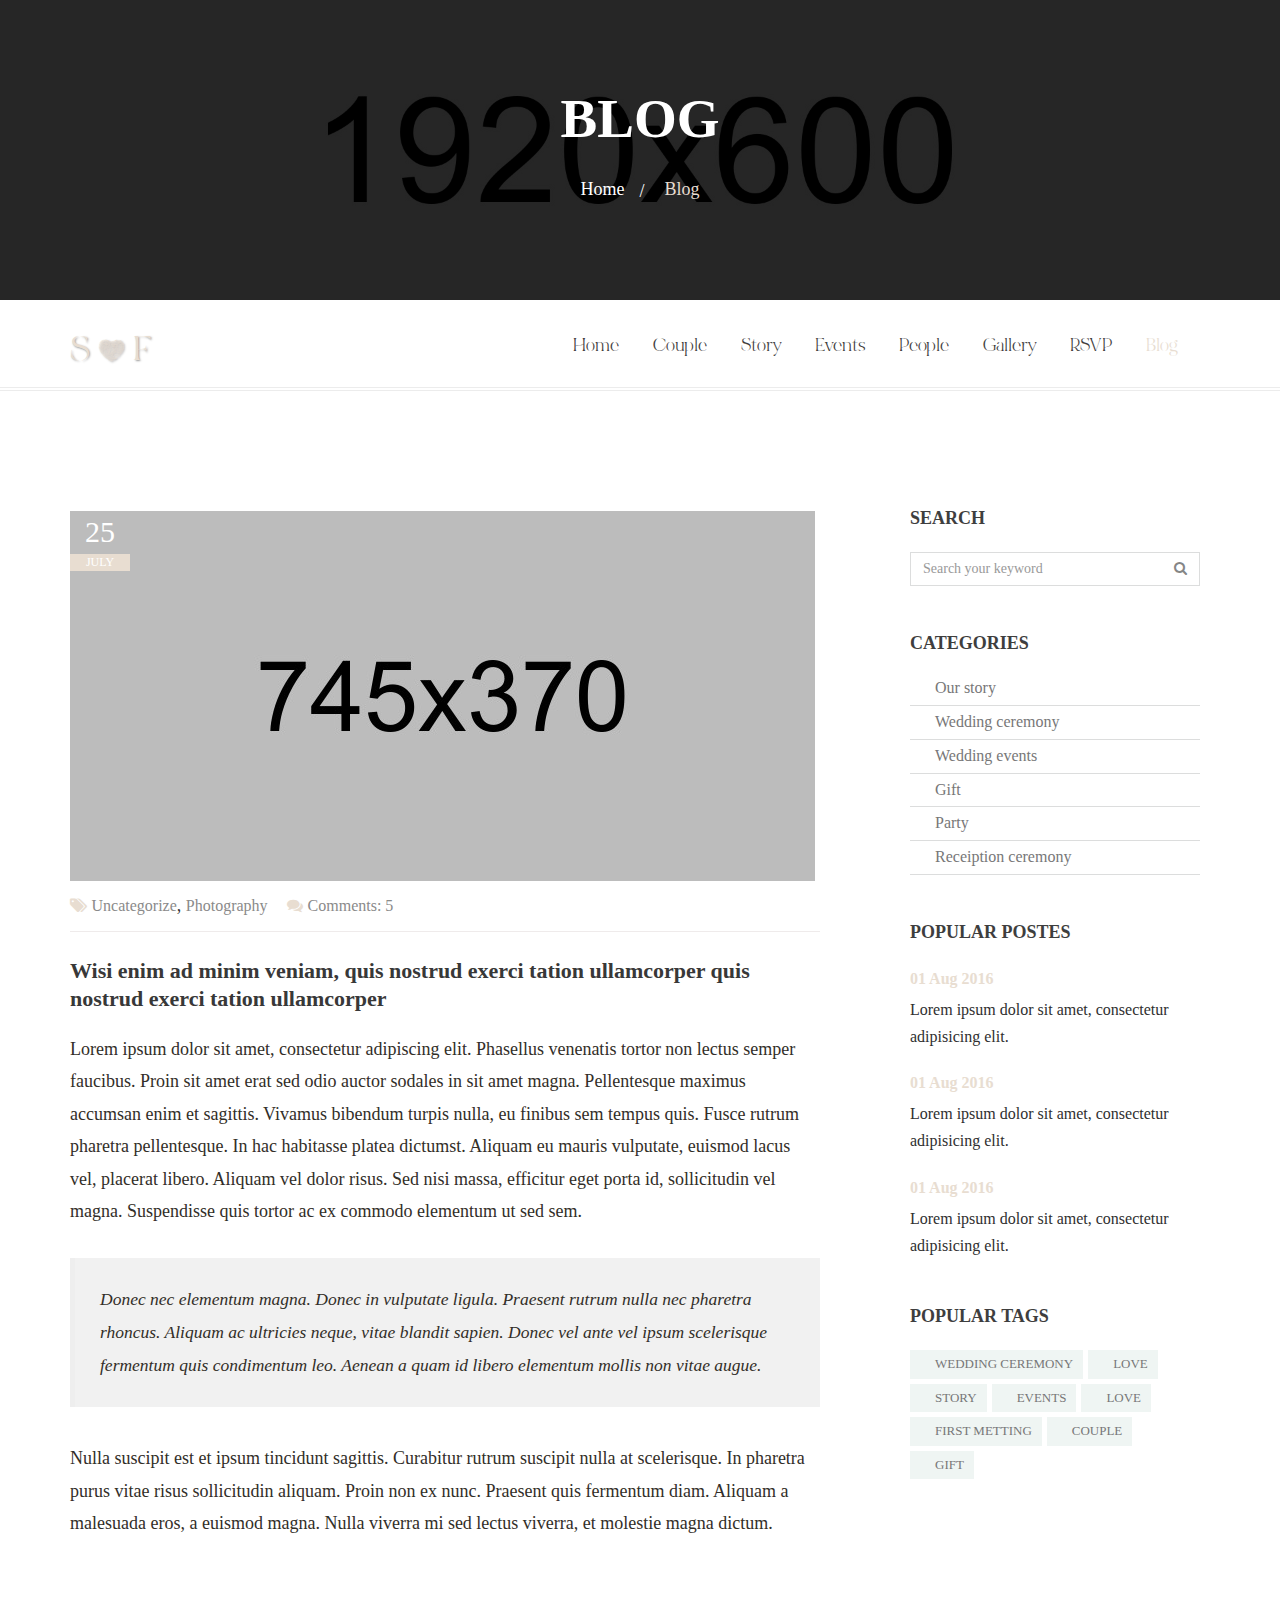
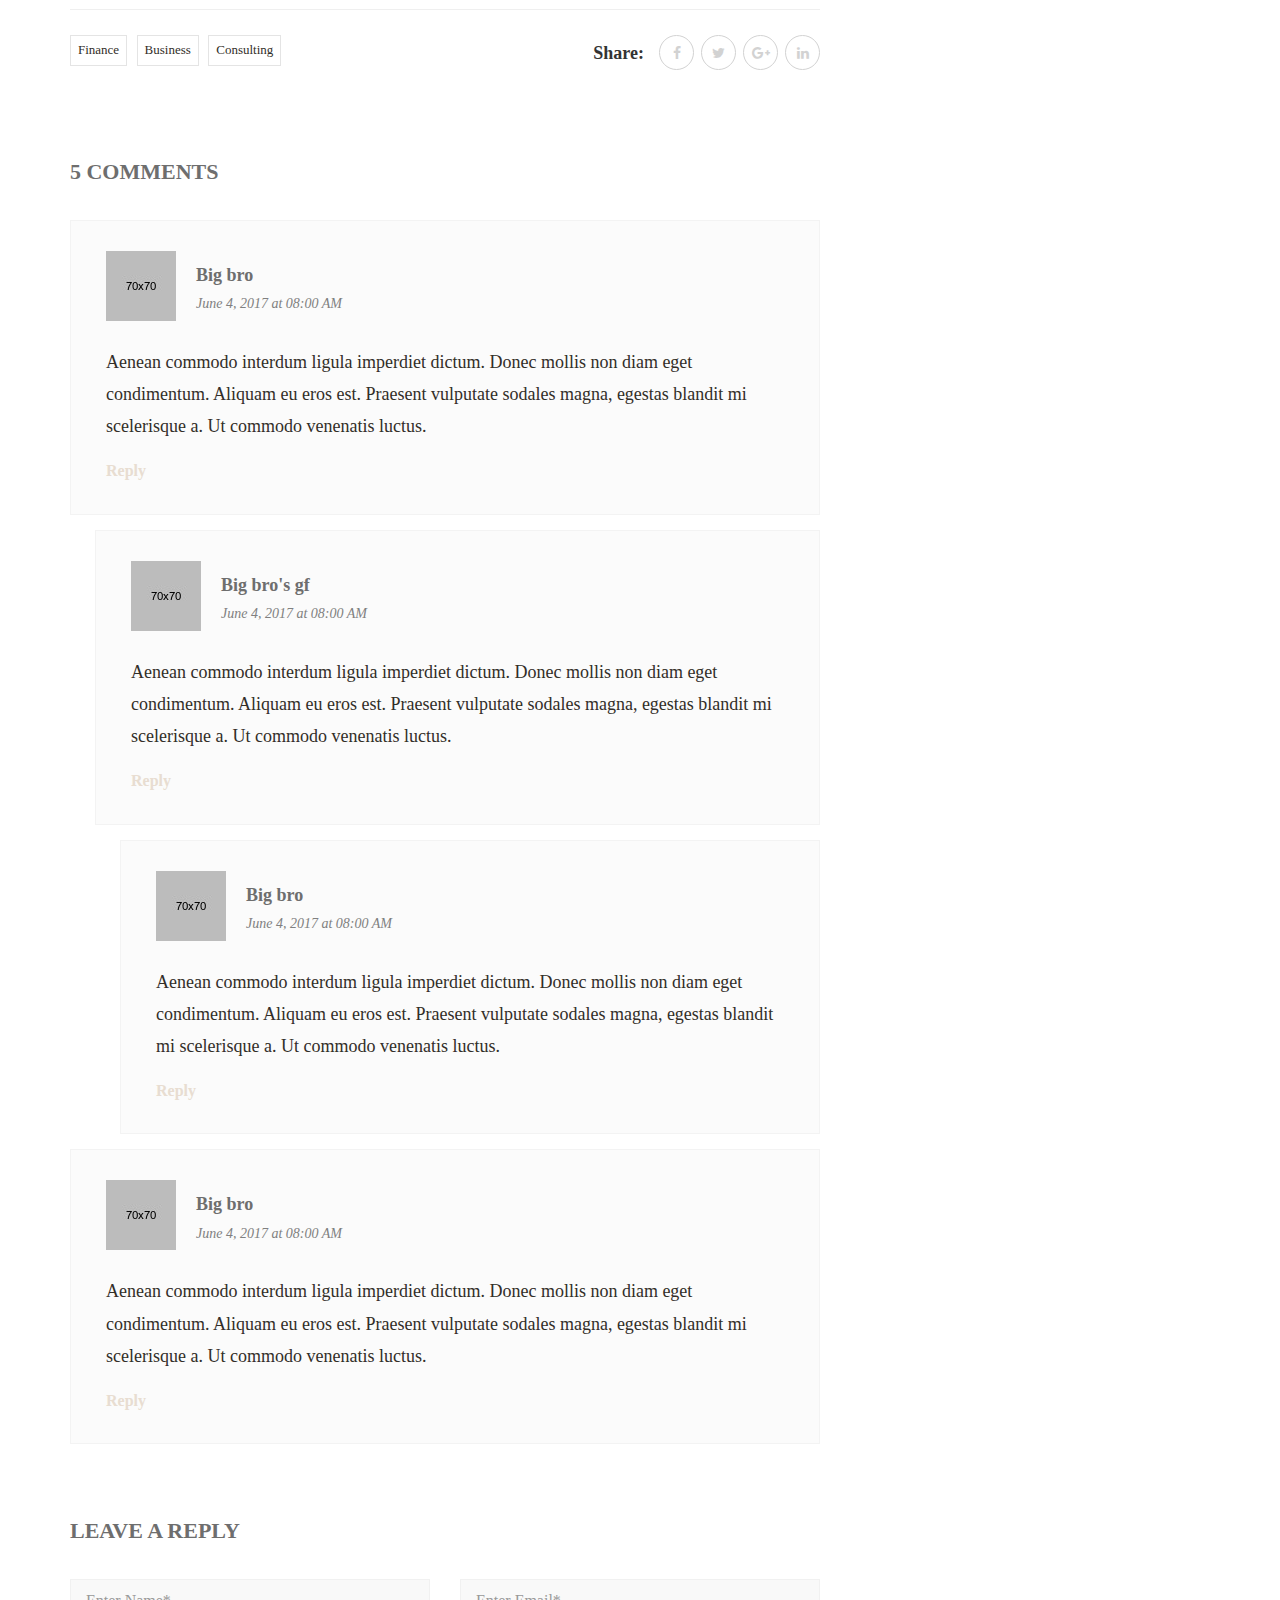
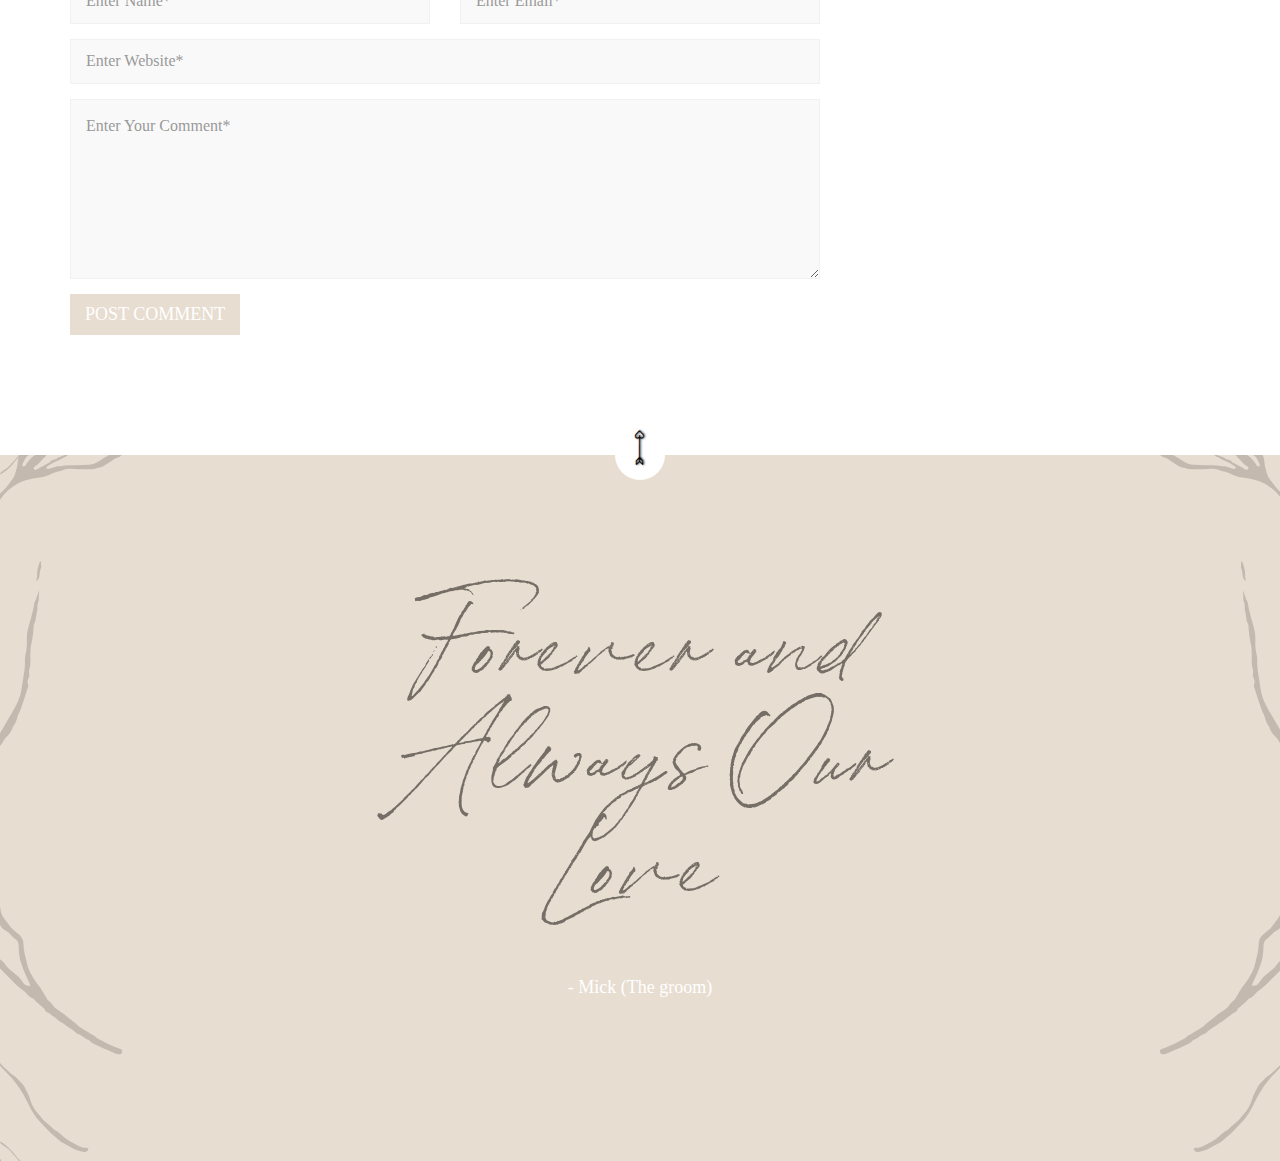
<file: blog-details.html>
<!DOCTYPE html>
<html lang="en">
<head>
    <!-- Meta Tags -->
    <meta charset="utf-8">
    <meta http-equiv="X-UA-Compatible" content="IE=edge">
    <meta name="viewport" content="width=device-width, initial-scale=1">

    <!-- Page Title -->
    <title> Lovly Wedding - Responsive Wedding Template </title>

    <!-- Favicon and Touch Icons -->
    <link href="images/favicon/favicon.png" rel="shortcut icon" type="image/png">
    <link href="images/favicon/apple-touch-icon.png" rel="apple-touch-icon">
    <link href="images/favicon/apple-touch-icon-72x72.png" rel="apple-touch-icon" sizes="72x72">
    <link href="images/favicon/apple-touch-icon-114x114.png" rel="apple-touch-icon" sizes="114x114">
    <link href="images/favicon/apple-touch-icon-144x144.png" rel="apple-touch-icon" sizes="144x144">

    <!-- Icon fonts -->
    <link href="css/font-awesome.min.css" rel="stylesheet">
    <link href="css/flaticon.css" rel="stylesheet">

    <!-- Bootstrap core CSS -->
    <link href="css/bootstrap.min.css" rel="stylesheet">

    <!-- Plugins for this template -->
    <link href="css/animate.css" rel="stylesheet">
    <link href="css/owl.carousel.css" rel="stylesheet">
    <link href="css/owl.theme.css" rel="stylesheet">
    <link href="css/slick.css" rel="stylesheet">
    <link href="css/slick-theme.css" rel="stylesheet">
    <link href="css/owl.transitions.css" rel="stylesheet">
    <link href="css/jquery.fancybox.css" rel="stylesheet">
    <link href="css/magnific-popup.css" rel="stylesheet">

    <!-- Custom styles for this template -->
    <link href="css/style.css" rel="stylesheet">

    <!-- HTML5 shim and Respond.js for IE8 support of HTML5 elements and media queries -->
    <!--[if lt IE 9]>
    <script src="https://oss.maxcdn.com/html5shiv/3.7.3/html5shiv.min.js"></script>
    <script src="https://oss.maxcdn.com/respond/1.4.2/respond.min.js"></script>
    <![endif]-->

</head>

<body>

    <!-- start page-wrapper -->
    <div class="page-wrapper">

        <!-- start preloader -->
        <div class="preloader">
            <div class="inner">
                <span class="icon"><i class="fi flaticon-two"></i></span>
            </div>
        </div>
        <!-- end preloader -->

        <div class="page-title">
            <div class="container">
                <div class="row">
                    <div class="col col-xs-12">
                        <h2>Blog</h2>
                        <div class="breadcrumb">
                            <ul>
                                <li><a href="index.html">Home</a></li>
                                <li>Blog</li>
                            </ul>
                        </div>
                    </div>
                </div>
            </div> <!-- end container -->
        </div> <!-- end page-title -->

        <!-- Start header -->
        <header id="header" class="site-header header-style-1">
            <nav class="navigation navbar navbar-default">
                <div class="container">
                    <div class="navbar-header">
                        <button type="button" class="open-btn">
                            <span class="sr-only">Toggle navigation</span>
                            <span class="icon-bar"></span>
                            <span class="icon-bar"></span>
                            <span class="icon-bar"></span>
                        </button>
                        <div class="couple-logo">
                            <h1><a href="#home">S <i class="fi flaticon-shape-1"></i> F</a></h1>
                        </div>
                    </div>
                    <div id="navbar" class="navbar-collapse collapse navbar-right navigation-holder">
                        <button class="close-navbar"><i class="fa fa-close"></i></button>
                        <ul class="nav navbar-nav">
                            <li><a href="index.html#home">Home</a></li>
                            <li><a href="index.html#couple">Couple</a></li>
                            <li><a href="index.html#story">Story</a></li>
                            <li><a href="index.html#events">Events</a></li>
                            <li><a href="index.html#people">People</a></li>
                            <li><a href="index.html#gallery">Gallery</a></li>
                            <li><a href="index.html#rsvp">RSVP</a></li>
                            <li class="menu-item-has-children current-menu-ancestor">
                                <a href="javascript:void(0);">Blog</a>
                                <ul class="sub-menu">
                                    <li><a href="blog.html">Blog</a></li>
                                    <li class="current-menu-item"><a href="blog-details.html">Blog Details</a></li>
                                    <li class="menu-item-has-children">
                                        <a href="#Level3">Thidr level</a>
                                        <ul class="sub-menu">
                                            <li><a href="#">Level3</a></li>
                                            <li><a href="#">Level3</a></li>
                                            <li><a href="#">Level3</a></li>
                                        </ul>
                                    </li>
                                </ul>
                            </li>
                        </ul>
                    </div><!-- end of nav-collapse -->
                </div><!-- end of container -->
            </nav>
        </header>
        <!-- end of header -->


        <!-- start blog-main -->
        <section class="blog-main blog-details-content section-padding">
            <div class="container">
                <div class="row">
                    <div class="blog-content col col-md-8">
                        <div class="post">
                            <div class="entry-header">
                                <div class="entry-date-media">
                                    <div class="entry-date">25 <span>july</span></div>
                                    <div class="entry-media">
                                        <img src="images/blog/img-1.jpg" class="img img-responsive" alt>
                                    </div>
                                </div>

                                <div class="entry-formet">
                                    <div class="entry-meta">
                                        <div class="cat">
                                            <i class="fa fa-tags"></i> <a href="#">Uncategorize</a>, <a href="#">Photography</a>
                                        </div>
                                        <div class="cat">
                                            <i class="fa fa-comments"></i> <a href="#">Comments: 5</a>
                                        </div>
                                    </div>
                                </div>

                                <div class="entry-title">
                                    <h3><a href="#">Wisi enim ad minim veniam, quis nostrud exerci tation ullamcorper quis nostrud exerci tation ullamcorper</a></h3>
                                </div>
                            </div> <!-- end of entry-header -->

                            <div class="entry-content">
                                <p>Lorem ipsum dolor sit amet, consectetur adipiscing elit. Phasellus venenatis tortor non lectus semper faucibus. Proin sit amet erat sed odio auctor sodales in sit amet magna. Pellentesque maximus accumsan enim et sagittis. Vivamus bibendum turpis nulla, eu finibus sem tempus quis. Fusce rutrum pharetra pellentesque. In hac habitasse platea dictumst. Aliquam eu mauris vulputate, euismod lacus vel, placerat libero. Aliquam vel dolor risus. Sed nisi massa, efficitur eget porta id, sollicitudin vel magna. Suspendisse quis tortor ac ex commodo elementum ut sed sem.</p>
                                <blockquote>
                                    <p>Donec nec elementum magna. Donec in vulputate ligula. Praesent rutrum nulla nec pharetra rhoncus. Aliquam ac ultricies neque, vitae blandit sapien. Donec vel ante vel ipsum scelerisque fermentum quis condimentum leo. Aenean a quam id libero elementum mollis non vitae augue.</p>
                                </blockquote>
                                <p>Nulla suscipit est et ipsum tincidunt sagittis. Curabitur rutrum suscipit nulla at scelerisque. In pharetra purus vitae risus sollicitudin aliquam. Proin non ex nunc. Praesent quis fermentum diam. Aliquam a malesuada eros, a euismod magna. Nulla viverra mi sed lectus viverra, et molestie magna dictum.</p>
                            </div> <!-- end of entry-content -->
                        </div>

                        <div class="tag-social-share">
                            <div class="tag">
                                <a href="#">Finance</a>
                                <a href="#">Business</a>
                                <a href="#">Consulting</a>
                            </div>
                            <div class="social-share">
                                <span>Share:</span> 
                                <ul class="social-links">
                                    <li><a href="#"><i class="fa fa-facebook"></i></a></li>
                                    <li><a href="#"><i class="fa fa-twitter"></i></a></li>
                                    <li><a href="#"><i class="fa fa-google-plus"></i></a></li>
                                    <li><a href="#"><i class="fa fa-linkedin"></i></a></li>
                                </ul>
                            </div>
                        </div>
                        <div class="comments-area">
                            <h3 class="comments-title">5 comments</h3>
                            <ol class="comment-list">
                                <li>
                                    <article>
                                        <div class="comment-meta">
                                            <div class="comment-author-metadata">
                                                <img src="images/blog-details/author.jpg" alt class="avatar">
                                                <h4><a href="#">Big bro</a></h4>
                                                <div class="comment-metadata">
                                                    <a href="#">June 4, 2017 at 08:00 AM</a>
                                                </div>
                                            </div>
                                        </div>
                                        <div class="comment-content">
                                            <p>Aenean commodo interdum ligula imperdiet dictum. Donec mollis non diam eget condimentum. Aliquam eu eros est. Praesent vulputate sodales magna, egestas blandit mi scelerisque a. Ut commodo venenatis luctus.</p>
                                        </div>
                                        <div class="review">
                                            <a href="#" class="comment-reply-link">Reply</a>
                                        </div>
                                    </article>

                                    <ol>
                                        <li>
                                            <article>
                                                <div class="comment-meta">
                                                    <div class="comment-author-metadata">
                                                        <img src="images/blog-details/author-2.jpg" alt class="avatar">
                                                        <h4><a href="#">Big bro's gf</a></h4>
                                                        <div class="comment-metadata">
                                                            <a href="#">June 4, 2017 at 08:00 AM</a>
                                                        </div>
                                                    </div>
                                                </div>
                                                <div class="comment-content">
                                                    <p>Aenean commodo interdum ligula imperdiet dictum. Donec mollis non diam eget condimentum. Aliquam eu eros est. Praesent vulputate sodales magna, egestas blandit mi scelerisque a. Ut commodo venenatis luctus.</p>
                                                </div>
                                                <div class="review">
                                                    <a href="#" class="comment-reply-link">Reply</a>
                                                </div>
                                            </article>

                                            <ol>
                                                <li>
                                                    <article>
                                                        <div class="comment-meta">
                                                            <div class="comment-author-metadata">
                                                                <img src="images/blog-details/author.jpg" alt class="avatar">
                                                                <h4><a href="#">Big bro</a></h4>
                                                                <div class="comment-metadata">
                                                                    <a href="#">June 4, 2017 at 08:00 AM</a>
                                                                </div>
                                                            </div>
                                                        </div>
                                                        <div class="comment-content">
                                                            <p>Aenean commodo interdum ligula imperdiet dictum. Donec mollis non diam eget condimentum. Aliquam eu eros est. Praesent vulputate sodales magna, egestas blandit mi scelerisque a. Ut commodo venenatis luctus.</p>
                                                        </div>
                                                        <div class="review">
                                                            <a href="#" class="comment-reply-link">Reply</a>
                                                        </div>
                                                    </article>
                                                </li>
                                            </ol>

                                        </li>
                                    </ol>
                                </li>
                                <li>
                                    <article>
                                        <div class="comment-meta">
                                            <div class="comment-author-metadata">
                                                <img src="images/blog-details/author.jpg" alt class="avatar">
                                                <h4><a href="#">Big bro</a></h4>
                                                <div class="comment-metadata">
                                                    <a href="#">June 4, 2017 at 08:00 AM</a>
                                                </div>
                                            </div>
                                        </div>
                                        <div class="comment-content">
                                            <p>Aenean commodo interdum ligula imperdiet dictum. Donec mollis non diam eget condimentum. Aliquam eu eros est. Praesent vulputate sodales magna, egestas blandit mi scelerisque a. Ut commodo venenatis luctus.</p>
                                        </div>
                                        <div class="review">
                                            <a href="#" class="comment-reply-link">Reply</a>
                                        </div>
                                    </article>
                                </li>
                            </ol>

                            <div class="comment-respond">
                                <h3 class="comment-reply-title">Leave a Reply</h3>
                                <form class="comment-form row">
                                    <div class="col col-sm-6">
                                        <input type="text" class="form-control" placeholder="Enter Name*">
                                    </div>
                                    <div class="col col-sm-6">
                                        <input type="email" class="form-control" placeholder="Enter Email*">
                                    </div>
                                    <div class="col col-sm-12">
                                        <input type="text" class="form-control" placeholder="Enter Website*">
                                    </div>
                                    <div class="col col-sm-12">
                                        <textarea class="form-control" placeholder="Enter Your Comment*"></textarea>
                                    </div>
                                    <div class="col col-sm-12 submit-btn">
                                        <button type="submit" class="theme-btn">Post Comment</button>
                                    </div>
                                </form>
                            </div>
                        </div>
                    </div> <!-- end of blog-content -->

                    <div class="blog-sidebar col col-md-4">
                        <div class="widget search-widget">
                            <h3>Search</h3>
                            <form>
                                <div class="form-group">
                                    <input type="text" class="form-control" placeholder="Search your keyword">
                                </div>
                                <button type="submit" class="btn btn-default"><i class="fa fa-search"></i></button>
                            </form>
                        </div>

                        <div class="widget categories-widget">
                            <h3>Categories</h3>
                            <ul>
                                <li><a href="#">Our story</a></li>
                                <li><a href="#">Wedding ceremony</a></li>
                                <li><a href="#">Wedding events</a></li>
                                <li><a href="#">Gift</a></li>
                                <li><a href="#">Party</a></li>
                                <li><a href="#">Receiption ceremony</a></li>
                            </ul>
                        </div>

                        <div class="widget popular-posts-widget">
                            <h3>Popular postes</h3>
                            <ul>
                                <li>
                                    <div>
                                        <span class="date">01 Aug 2016</span>
                                        <h6><a href="#">Lorem ipsum dolor sit amet, consectetur adipisicing elit.</a></h6>
                                    </div>
                                </li>
                                <li>
                                    <div>
                                        <span class="date">01 Aug 2016</span>
                                        <h6><a href="#">Lorem ipsum dolor sit amet, consectetur adipisicing elit.</a></h6>
                                    </div>
                                </li>
                                <li>
                                    <div>
                                        <span class="date">01 Aug 2016</span>
                                        <h6><a href="#">Lorem ipsum dolor sit amet, consectetur adipisicing elit.</a></h6>
                                    </div>
                                </li>
                            </ul>
                        </div>

                        <div class="widget populer-tags-widget">
                            <h3>Popular tags</h3>
                            <ul>
                                <li><a href="#">Wedding ceremony</a></li>
                                <li><a href="#">Love</a></li>
                                <li><a href="#">Story</a></li>
                                <li><a href="#">Events</a></li>
                                <li><a href="#">Love</a></li>
                                <li><a href="#">First Metting</a></li>
                                <li><a href="#">Couple</a></li>
                                <li><a href="#">Gift</a></li>
                            </ul>
                        </div>
                    </div> <!-- end of sidebar -->
                </div> <!-- end of row -->
            </div> <!-- end of container -->
        </section>
        <!-- end of blog-main -->

        
        <!-- start footer -->
        <footer class="site-footer">
            <div class="back-to-top">
                <a href="#" class="back-to-top-btn"><span><i class="fi flaticon-cupid"></i></span></a>
            </div>
            <div class="container">
                <div class="row">
                    <div class="col col-xs-12">
                        <h2>Forever and Always Our Love</h2>
                        <span>- Mick (The groom)</span>
                    </div>
                </div> <!-- end row -->
            </div> <!-- end container -->
        </footer>
        <!-- end footer -->

    </div>
    <!-- end of page-wrapper -->



    <!-- All JavaScript files
    ================================================== -->
    <script src="js/jquery.min.js"></script>
    <script src="js/bootstrap.min.js"></script>

    <!-- Plugins for this template -->
    <script src="js/jquery-plugin-collection.js"></script>

    <!-- Custom script for this template -->
    <script src="js/script.js"></script>
</body>
</html>
</file>
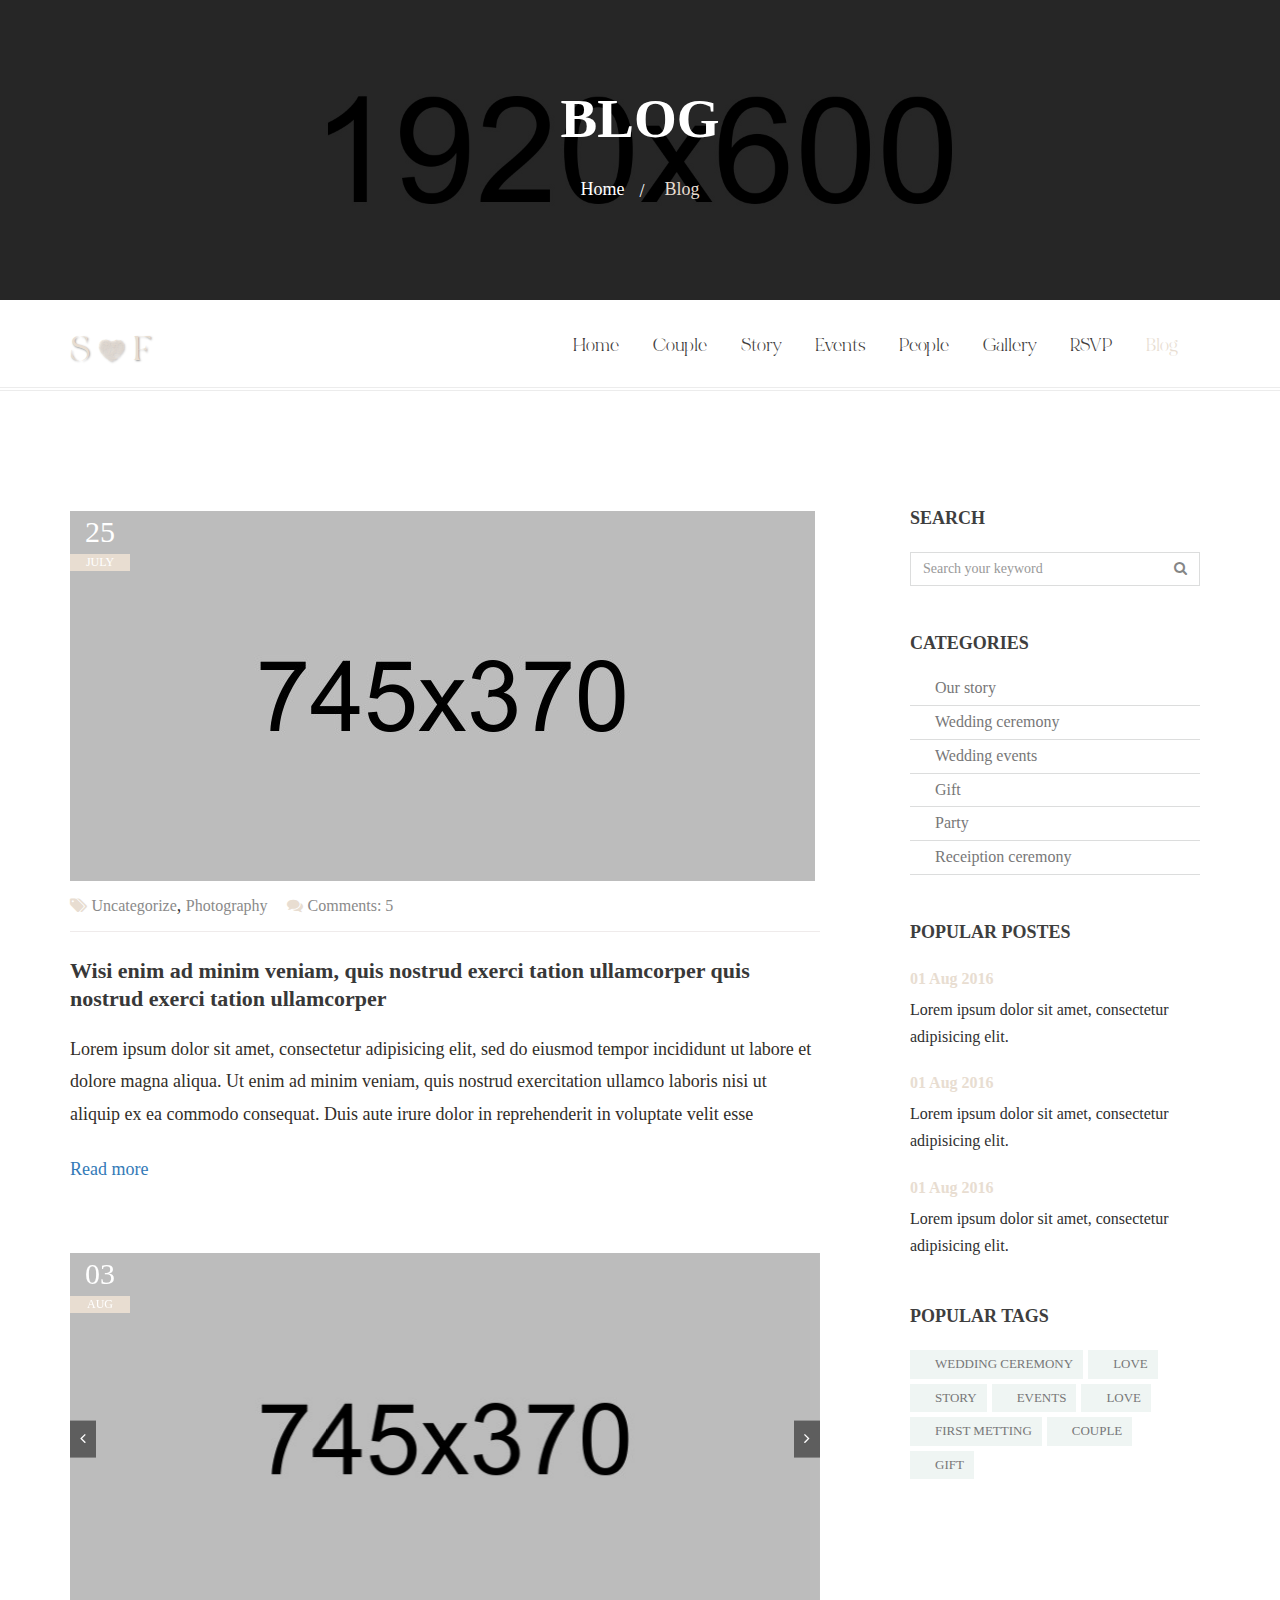
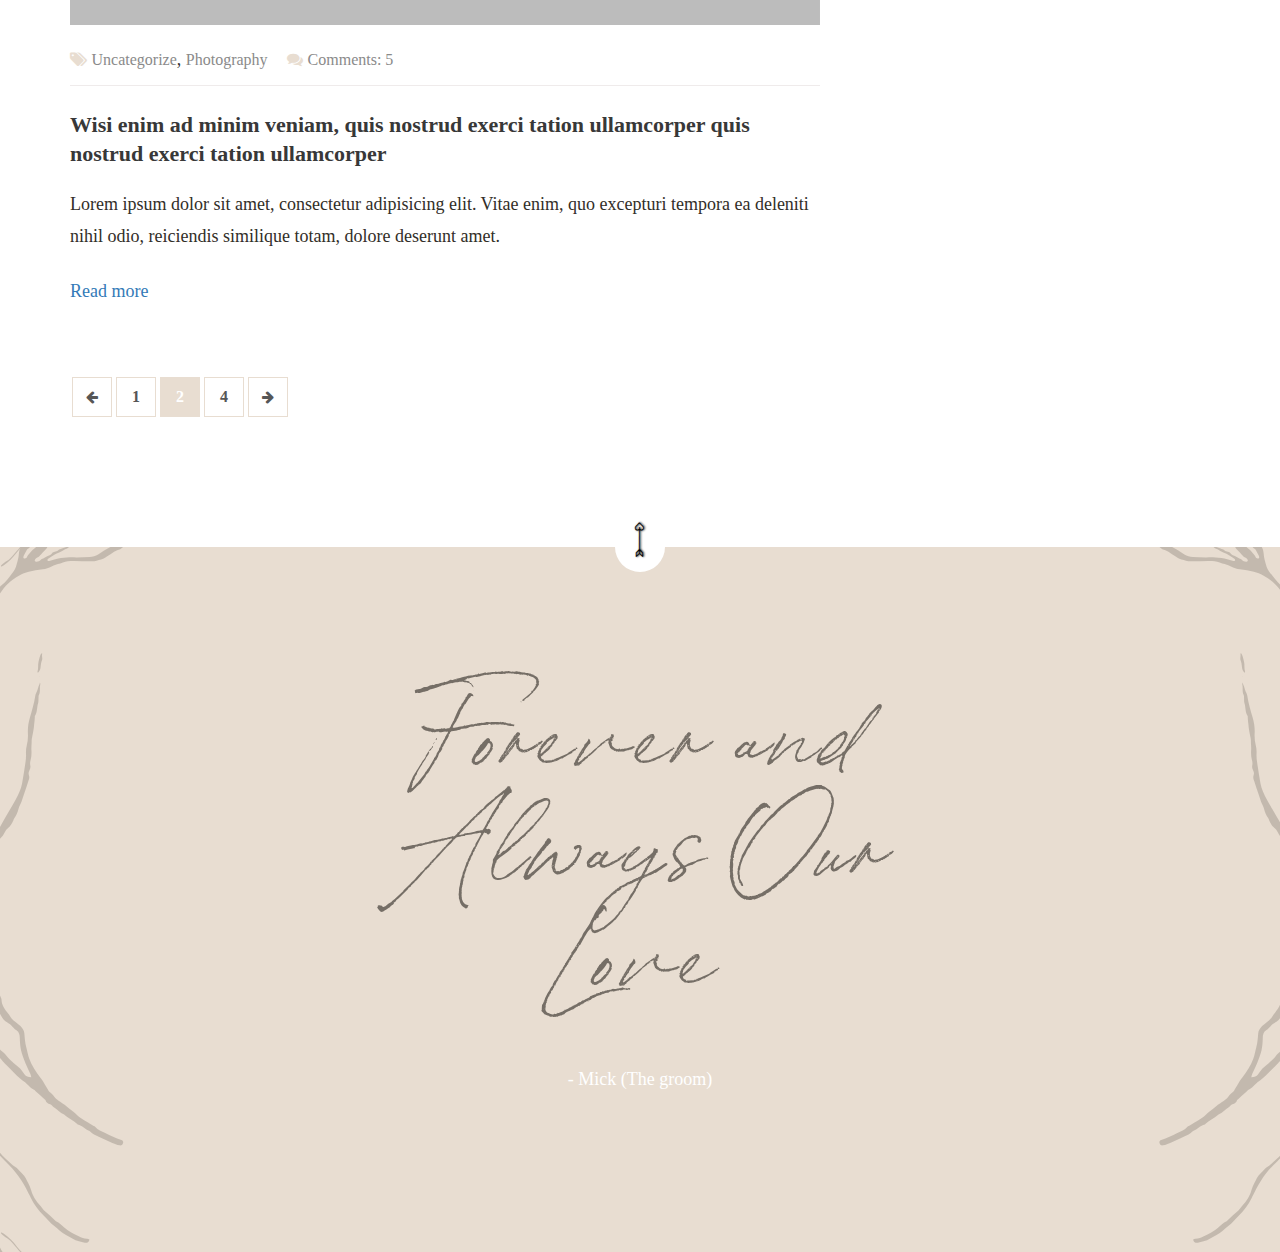
<file: blog.html>
<!DOCTYPE html>
<html lang="en">
<head>
    <!-- Meta Tags -->
    <meta charset="utf-8">
    <meta http-equiv="X-UA-Compatible" content="IE=edge">
    <meta name="viewport" content="width=device-width, initial-scale=1">

    <!-- Page Title -->
    <title> Lovly Wedding - Responsive Wedding Template </title>

    <!-- Favicon and Touch Icons -->
    <link href="images/favicon/favicon.png" rel="shortcut icon" type="image/png">
    <link href="images/favicon/apple-touch-icon.png" rel="apple-touch-icon">
    <link href="images/favicon/apple-touch-icon-72x72.png" rel="apple-touch-icon" sizes="72x72">
    <link href="images/favicon/apple-touch-icon-114x114.png" rel="apple-touch-icon" sizes="114x114">
    <link href="images/favicon/apple-touch-icon-144x144.png" rel="apple-touch-icon" sizes="144x144">

    <!-- Icon fonts -->
    <link href="css/font-awesome.min.css" rel="stylesheet">
    <link href="css/flaticon.css" rel="stylesheet">

    <!-- Bootstrap core CSS -->
    <link href="css/bootstrap.min.css" rel="stylesheet">

    <!-- Plugins for this template -->
    <link href="css/animate.css" rel="stylesheet">
    <link href="css/owl.carousel.css" rel="stylesheet">
    <link href="css/owl.theme.css" rel="stylesheet">
    <link href="css/slick.css" rel="stylesheet">
    <link href="css/slick-theme.css" rel="stylesheet">
    <link href="css/owl.transitions.css" rel="stylesheet">
    <link href="css/jquery.fancybox.css" rel="stylesheet">
    <link href="css/magnific-popup.css" rel="stylesheet">

    <!-- Custom styles for this template -->
    <link href="css/style.css" rel="stylesheet">

    <!-- HTML5 shim and Respond.js for IE8 support of HTML5 elements and media queries -->
    <!--[if lt IE 9]>
    <script src="https://oss.maxcdn.com/html5shiv/3.7.3/html5shiv.min.js"></script>
    <script src="https://oss.maxcdn.com/respond/1.4.2/respond.min.js"></script>
    <![endif]-->

</head>

<body>

    <!-- start page-wrapper -->
    <div class="page-wrapper">

        <!-- start preloader -->
        <div class="preloader">
            <div class="inner">
                <span class="icon"><i class="fi flaticon-two"></i></span>
            </div>
        </div>
        <!-- end preloader -->

        <div class="page-title">
            <div class="container">
                <div class="row">
                    <div class="col col-xs-12">
                        <h2>Blog</h2>
                        <div class="breadcrumb">
                            <ul>
                                <li><a href="index.html">Home</a></li>
                                <li>Blog</li>
                            </ul>
                        </div>
                    </div>
                </div>
            </div> <!-- end container -->
        </div> <!-- end page-title -->

        <!-- Start header -->
        <header id="header" class="site-header header-style-1">
            <nav class="navigation navbar navbar-default">
                <div class="container">
                    <div class="navbar-header">
                        <button type="button" class="open-btn">
                            <span class="sr-only">Toggle navigation</span>
                            <span class="icon-bar"></span>
                            <span class="icon-bar"></span>
                            <span class="icon-bar"></span>
                        </button>
                        <div class="couple-logo">
                            <h1><a href="#home">S <i class="fi flaticon-shape-1"></i> F</a></h1>
                        </div>
                    </div>
                    <div id="navbar" class="navbar-collapse collapse navbar-right navigation-holder">
                        <button class="close-navbar"><i class="fa fa-close"></i></button>
                        <ul class="nav navbar-nav">
                            <li><a href="index.html#home">Home</a></li>
                            <li><a href="index.html#couple">Couple</a></li>
                            <li><a href="index.html#story">Story</a></li>
                            <li><a href="index.html#events">Events</a></li>
                            <li><a href="index.html#people">People</a></li>
                            <li><a href="index.html#gallery">Gallery</a></li>
                            <li><a href="index.html#rsvp">RSVP</a></li>
                            <li class="menu-item-has-children current-menu-ancestor">
                                <a href="javascript:void(0);">Blog</a>
                                <ul class="sub-menu">
                                    <li class="current-menu-item"><a href="blog.html">Blog</a></li>
                                    <li><a href="blog-details.html">Blog Details</a></li>
                                    <li class="menu-item-has-children">
                                        <a href="#Level3">Thidr level</a>
                                        <ul class="sub-menu">
                                            <li><a href="#">Level3</a></li>
                                            <li><a href="#">Level3</a></li>
                                            <li><a href="#">Level3</a></li>
                                        </ul>
                                    </li>
                                </ul>
                            </li>
                        </ul>
                    </div><!-- end of nav-collapse -->
                </div><!-- end of container -->
            </nav>
        </header>
        <!-- end of header -->


        <!-- start blog-main -->
        <section class="blog-main section-padding">
            <div class="container">
                <div class="row">
                    <div class="blog-content col col-md-8">
                        <div class="post">
                            <div class="entry-header">
                                <div class="entry-date-media">
                                    <div class="entry-date">25 <span>july</span></div>
                                    <div class="entry-media">
                                        <img src="images/blog/img-1.jpg" class="img img-responsive" alt>
                                    </div>
                                </div>

                                <div class="entry-formet">
                                    <div class="entry-meta">
                                        <div class="cat">
                                            <i class="fa fa-tags"></i> <a href="#">Uncategorize</a>, <a href="#">Photography</a>
                                        </div>
                                        <div class="cat">
                                            <i class="fa fa-comments"></i> <a href="#">Comments: 5</a>
                                        </div>
                                    </div>
                                </div>

                                <div class="entry-title">
                                    <h3><a href="#">Wisi enim ad minim veniam, quis nostrud exerci tation ullamcorper quis nostrud exerci tation ullamcorper</a></h3>
                                </div>
                            </div> <!-- end of entry-header -->

                            <div class="entry-content">
                                <p>Lorem ipsum dolor sit amet, consectetur adipisicing elit, sed do eiusmod tempor incididunt ut labore et dolore magna aliqua. Ut enim ad minim veniam, quis nostrud exercitation ullamco laboris nisi ut aliquip ex ea commodo consequat. Duis aute irure dolor in reprehenderit in voluptate velit esse</p>
                                <a href="#" class="read-more">Read more</a>
                            </div> <!-- end of entry-content -->
                        </div> <!-- end of post -->

                        <div class="post">
                            <div class="entry-header">
                                <div class="entry-date-media">
                                    <div class="entry-date">03 <span>Aug</span></div>
                                    <div class="entry-media media-carousel">
                                        <div class="item">
                                            <img src="images/blog/img-2.jpg" class="img img-responsive" alt>
                                        </div>
                                        <div class="item">
                                            <img src="images/blog/img-3.jpg" class="img img-responsive" alt>
                                        </div>
                                    </div>
                                </div>
                    
                                <div class="entry-formet">
                                    <div class="entry-meta">
                                        <div class="cat">
                                            <i class="fa fa-tags"></i> <a href="#">Uncategorize</a>, <a href="#">Photography</a>
                                        </div>
                                        <div class="cat">
                                            <i class="fa fa-comments"></i> <a href="#">Comments: 5</a>
                                        </div>
                                    </div>
                                </div>

                                <div class="entry-title">
                                    <h3><a href="#">Wisi enim ad minim veniam, quis nostrud exerci tation ullamcorper quis nostrud exerci tation ullamcorper</a></h3>
                                </div>
                            </div> <!-- end of entry-header -->
                    
                            <div class="entry-content">
                                <p>Lorem ipsum dolor sit amet, consectetur adipisicing elit. Vitae enim, quo excepturi tempora ea deleniti nihil odio, reiciendis similique totam, dolore deserunt amet.</p>
                                <a href="#" class="read-more">Read more</a>
                            </div> <!-- end of entry-content -->
                        </div> <!-- end of post -->

                        <div class="page-pagination">
                            <ul class="pagination">
                                <li>
                                    <a href="#" aria-label="Previous">
                                        <span class="fa fa-arrow-left"></span>
                                    </a>
                                </li>
                                <li><a href="#">1</a></li>
                                <li class="current"><a href="#">2</a></li>
                                <li><a href="#">4</a></li>
                                <li>
                                    <a href="#" aria-label="Next">
                                        <span class="fa fa-arrow-right"></span>
                                    </a>
                                </li>
                            </ul>                    
                        </div>
                    </div> <!-- end of blog-content -->

                    <div class="blog-sidebar col col-md-4">
                        <div class="widget search-widget">
                            <h3>Search</h3>
                            <form>
                                <div class="form-group">
                                    <input type="text" class="form-control" placeholder="Search your keyword">
                                </div>
                                <button type="submit" class="btn btn-default"><i class="fa fa-search"></i></button>
                            </form>
                        </div>

                        <div class="widget categories-widget">
                            <h3>Categories</h3>
                            <ul>
                                <li><a href="#">Our story</a></li>
                                <li><a href="#">Wedding ceremony</a></li>
                                <li><a href="#">Wedding events</a></li>
                                <li><a href="#">Gift</a></li>
                                <li><a href="#">Party</a></li>
                                <li><a href="#">Receiption ceremony</a></li>
                            </ul>
                        </div>

                        <div class="widget popular-posts-widget">
                            <h3>Popular postes</h3>
                            <ul>
                                <li>
                                    <div>
                                        <span class="date">01 Aug 2016</span>
                                        <h6><a href="#">Lorem ipsum dolor sit amet, consectetur adipisicing elit.</a></h6>
                                    </div>
                                </li>
                                <li>
                                    <div>
                                        <span class="date">01 Aug 2016</span>
                                        <h6><a href="#">Lorem ipsum dolor sit amet, consectetur adipisicing elit.</a></h6>
                                    </div>
                                </li>
                                <li>
                                    <div>
                                        <span class="date">01 Aug 2016</span>
                                        <h6><a href="#">Lorem ipsum dolor sit amet, consectetur adipisicing elit.</a></h6>
                                    </div>
                                </li>
                            </ul>
                        </div>

                        <div class="widget populer-tags-widget">
                            <h3>Popular tags</h3>
                            <ul>
                                <li><a href="#">Wedding ceremony</a></li>
                                <li><a href="#">Love</a></li>
                                <li><a href="#">Story</a></li>
                                <li><a href="#">Events</a></li>
                                <li><a href="#">Love</a></li>
                                <li><a href="#">First Metting</a></li>
                                <li><a href="#">Couple</a></li>
                                <li><a href="#">Gift</a></li>
                            </ul>
                        </div>
                    </div> <!-- end of sidebar -->
                </div> <!-- end of row -->
            </div> <!-- end of container -->
        </section>
        <!-- end of blog-main -->

        
        <!-- start footer -->
        <footer class="site-footer">
            <div class="back-to-top">
                <a href="#" class="back-to-top-btn"><span><i class="fi flaticon-cupid"></i></span></a>
            </div>
            <div class="container">
                <div class="row">
                    <div class="col col-xs-12">
                        <h2>Forever and Always Our Love</h2>
                        <span>- Mick (The groom)</span>
                    </div>
                </div> <!-- end row -->
            </div> <!-- end container -->
        </footer>
        <!-- end footer -->

    </div>
    <!-- end of page-wrapper -->



    <!-- All JavaScript files
    ================================================== -->
    <script src="js/jquery.min.js"></script>
    <script src="js/bootstrap.min.js"></script>

    <!-- Plugins for this template -->
    <script src="js/jquery-plugin-collection.js"></script>

    <!-- Custom script for this template -->
    <script src="js/script.js"></script>
</body>
</html>
</file>
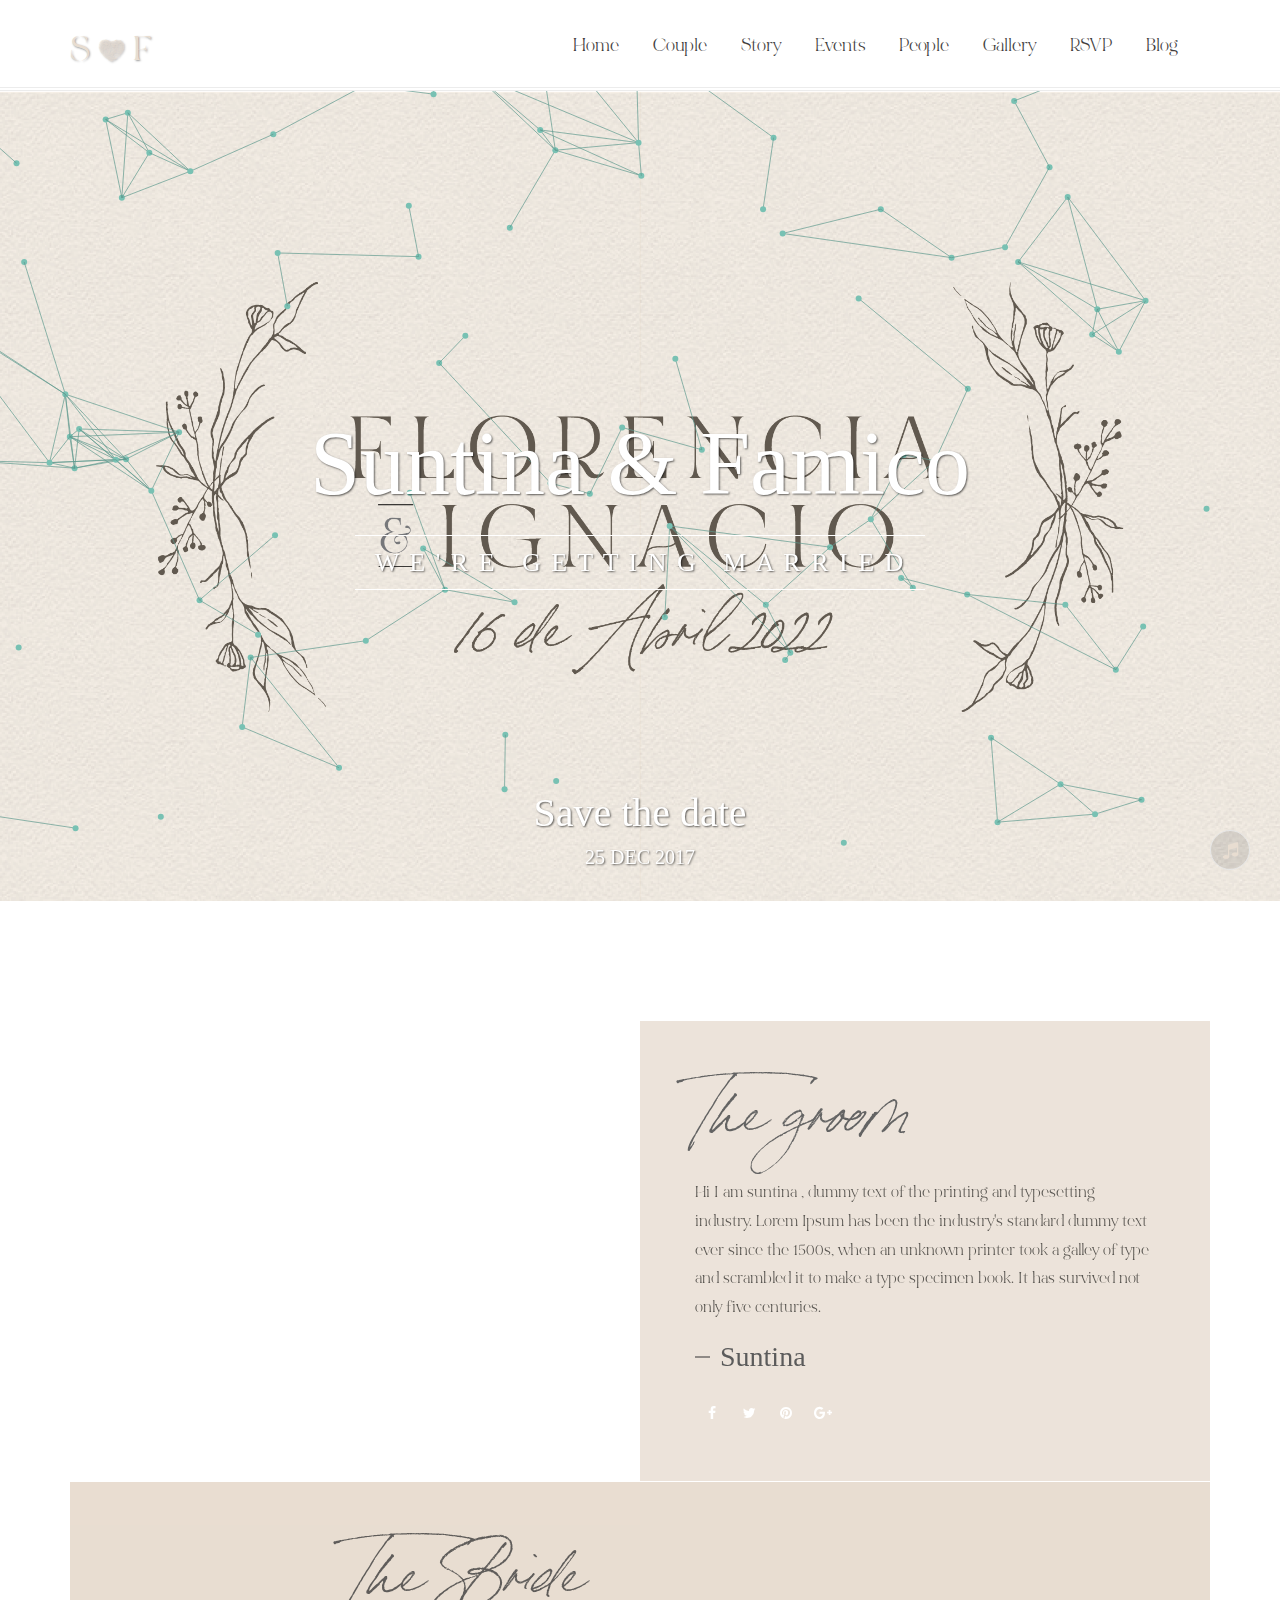
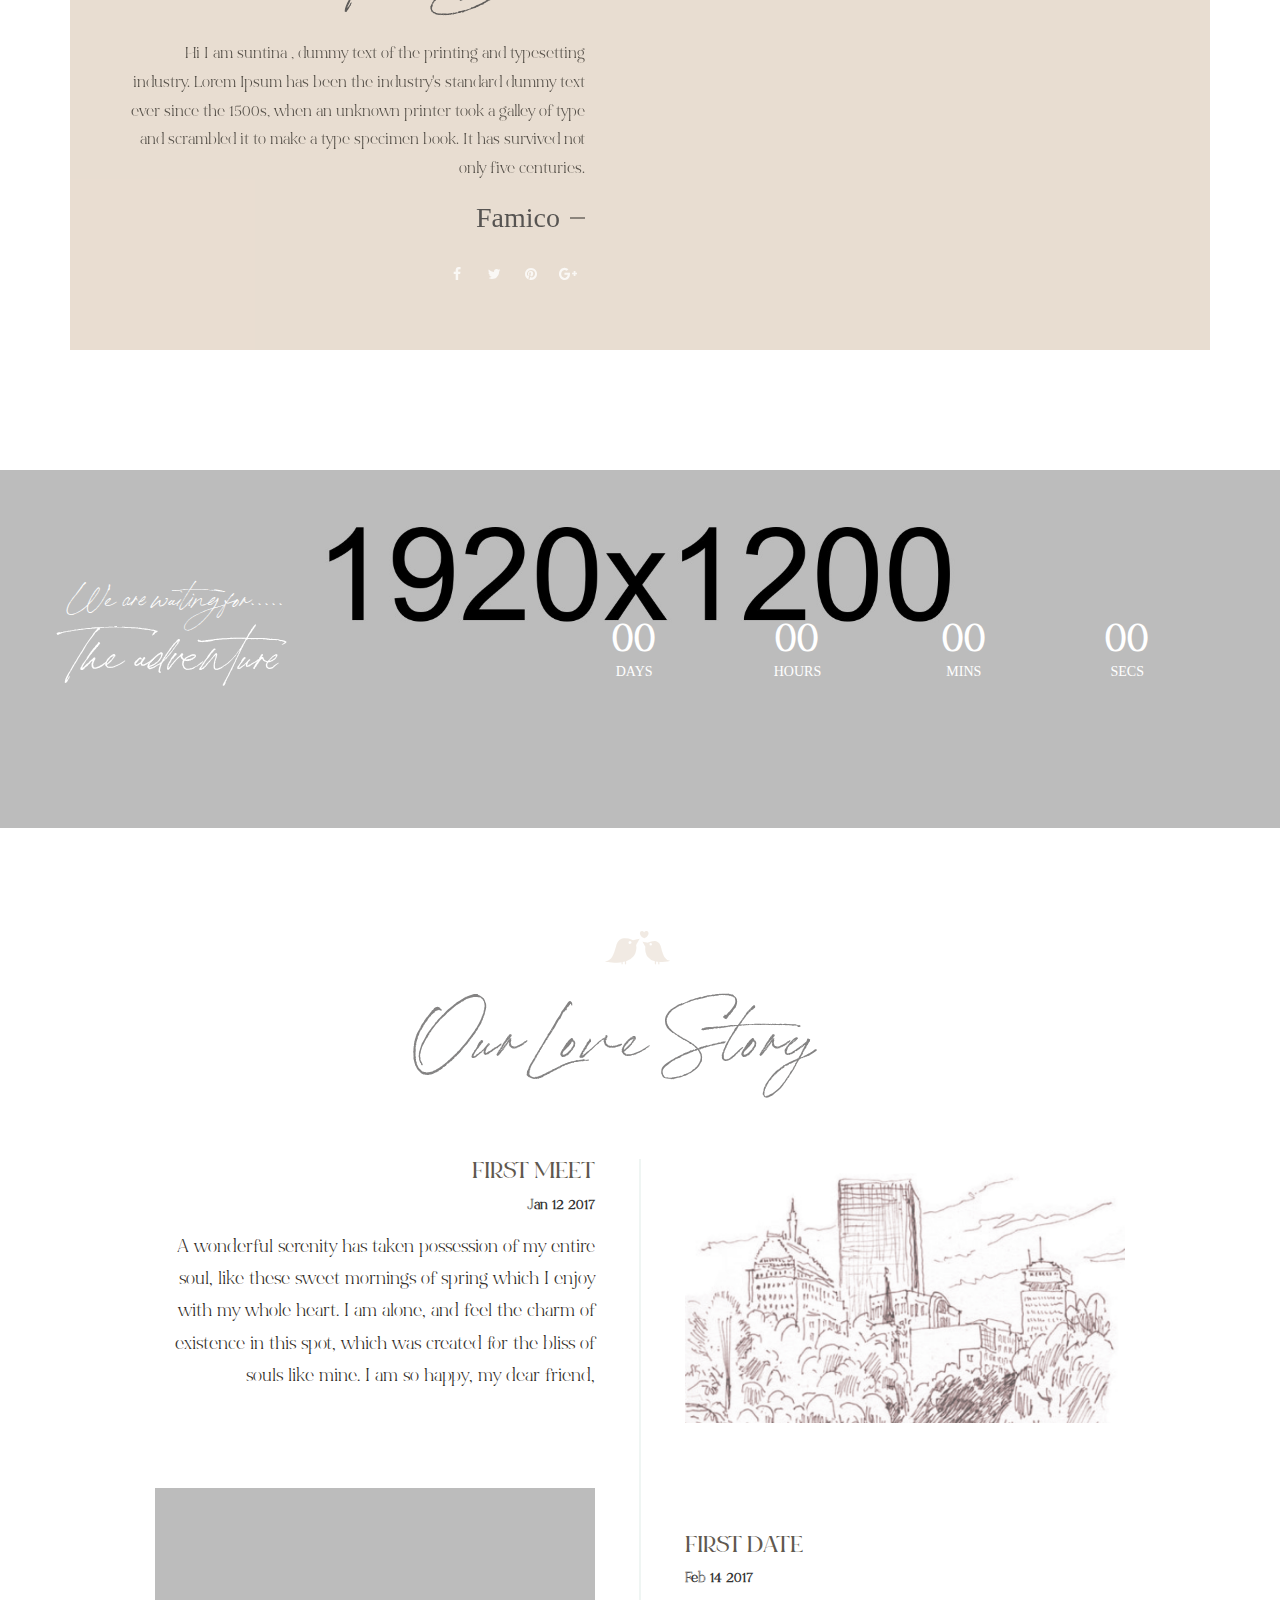
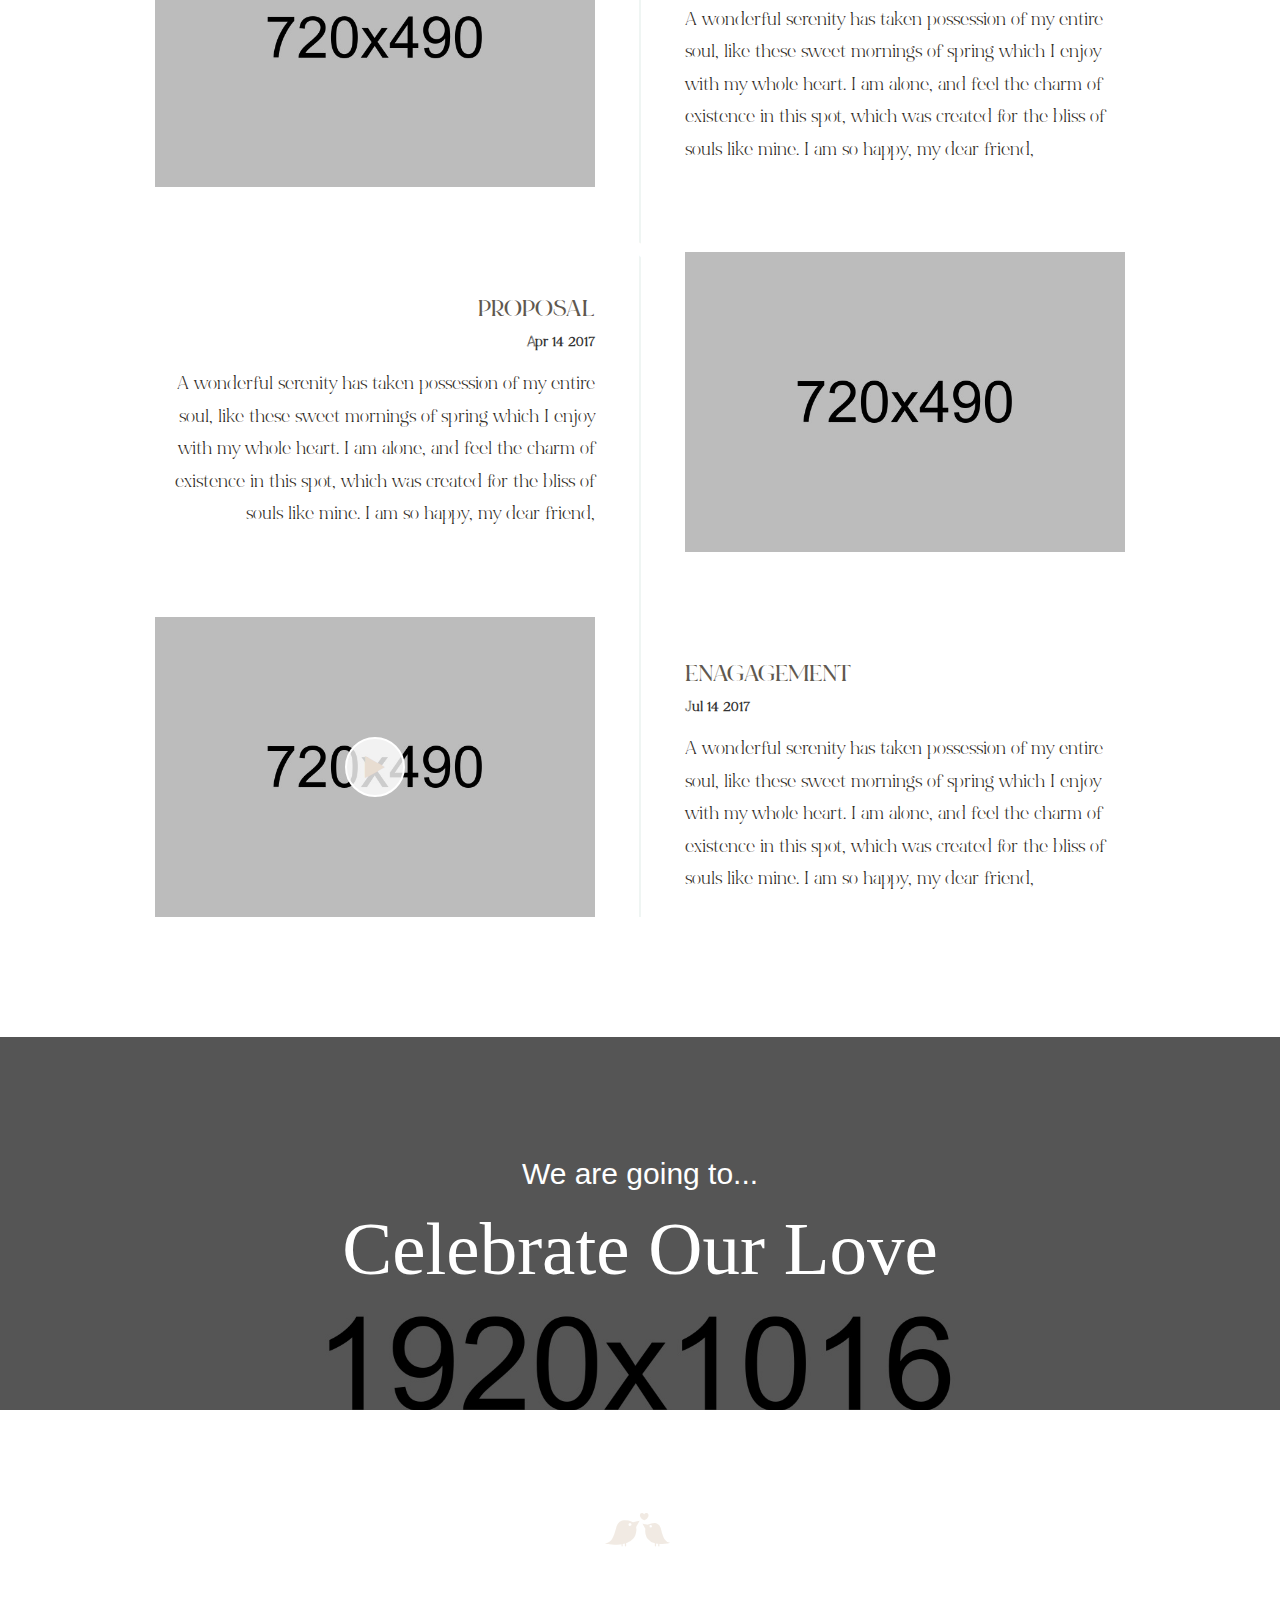
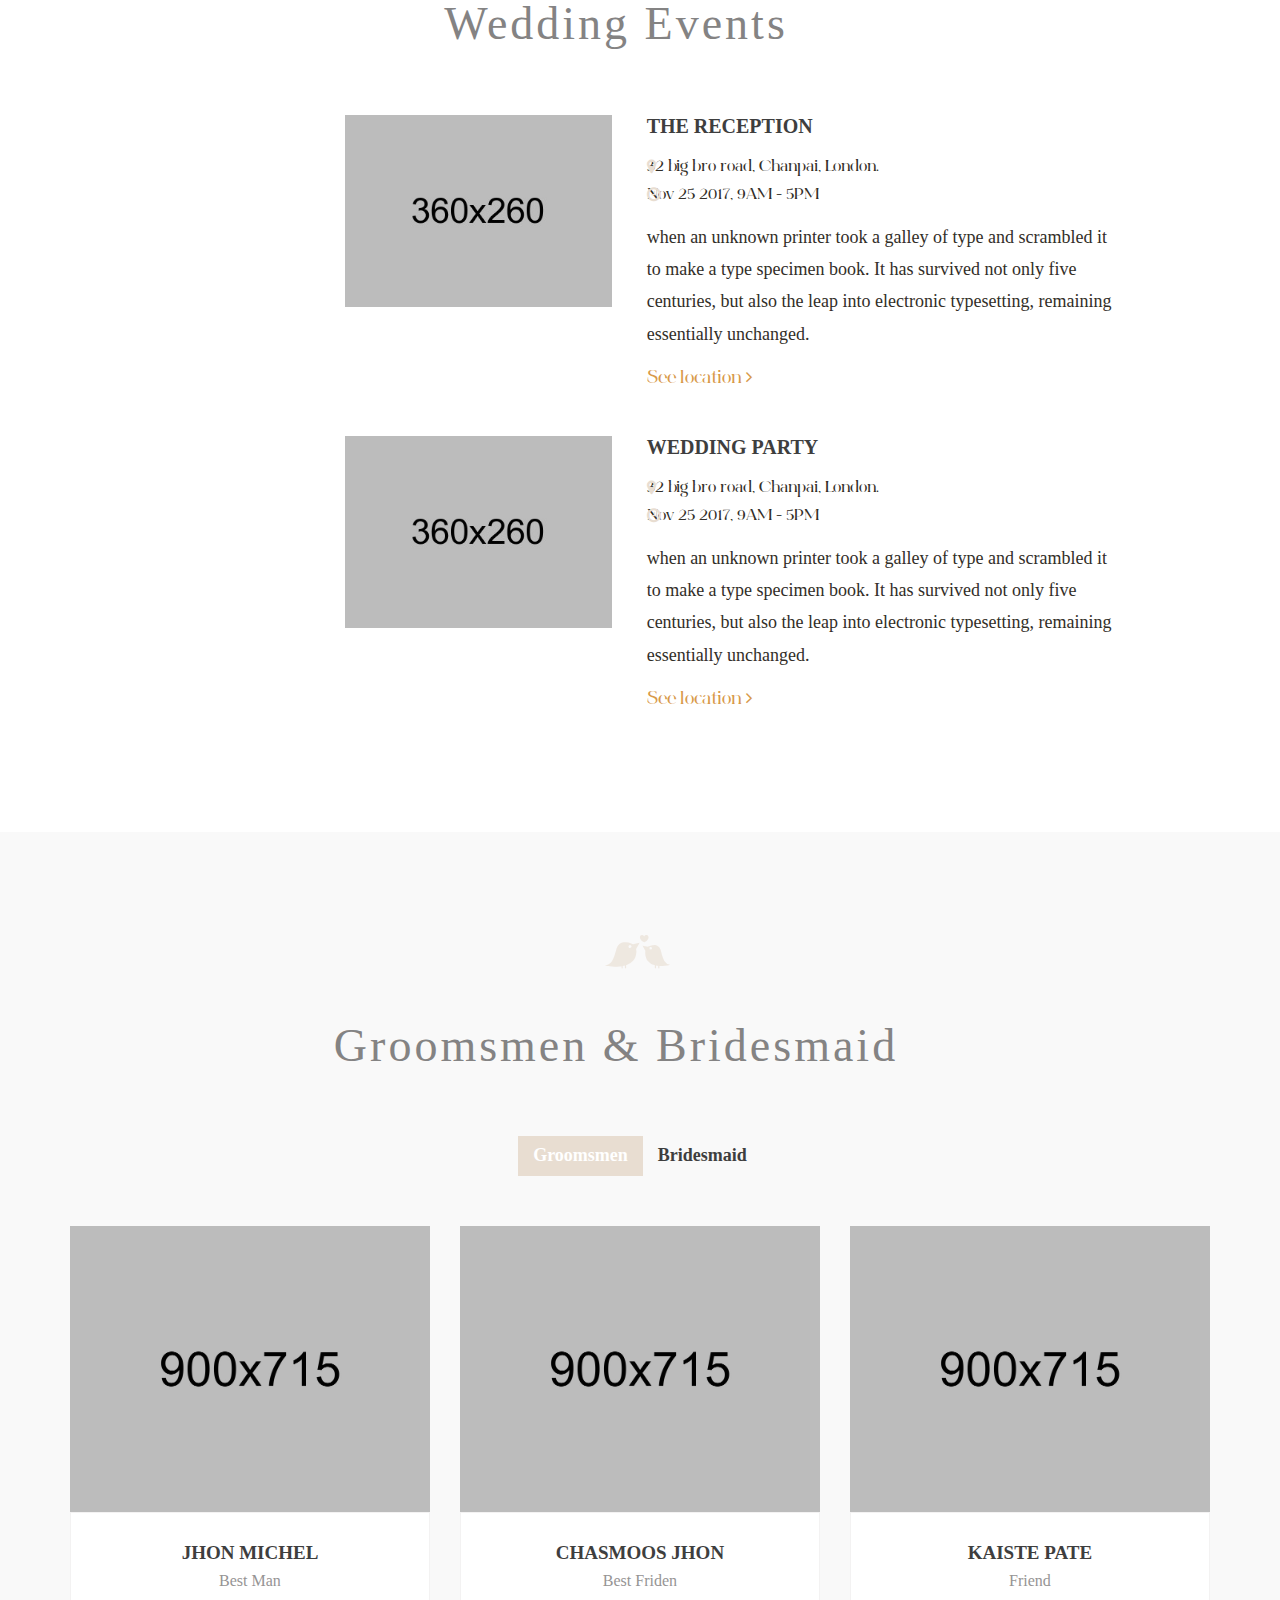
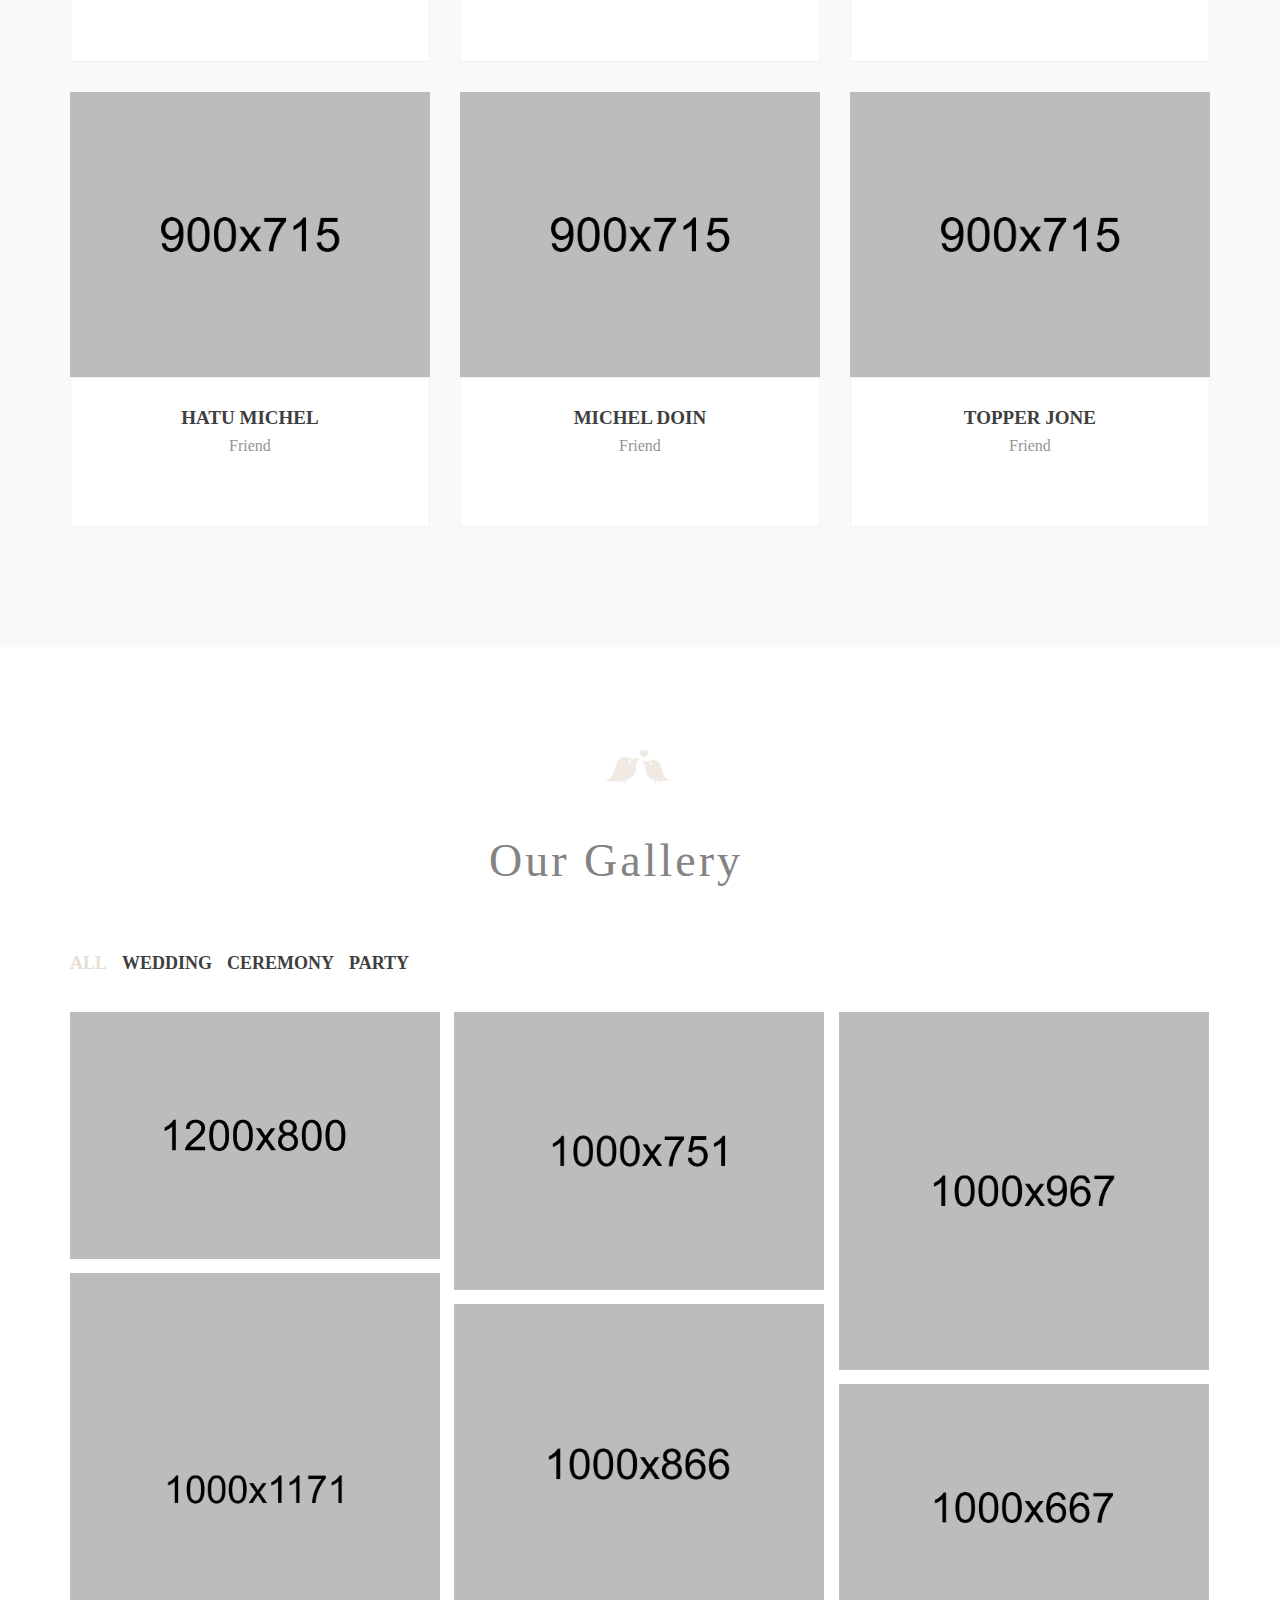
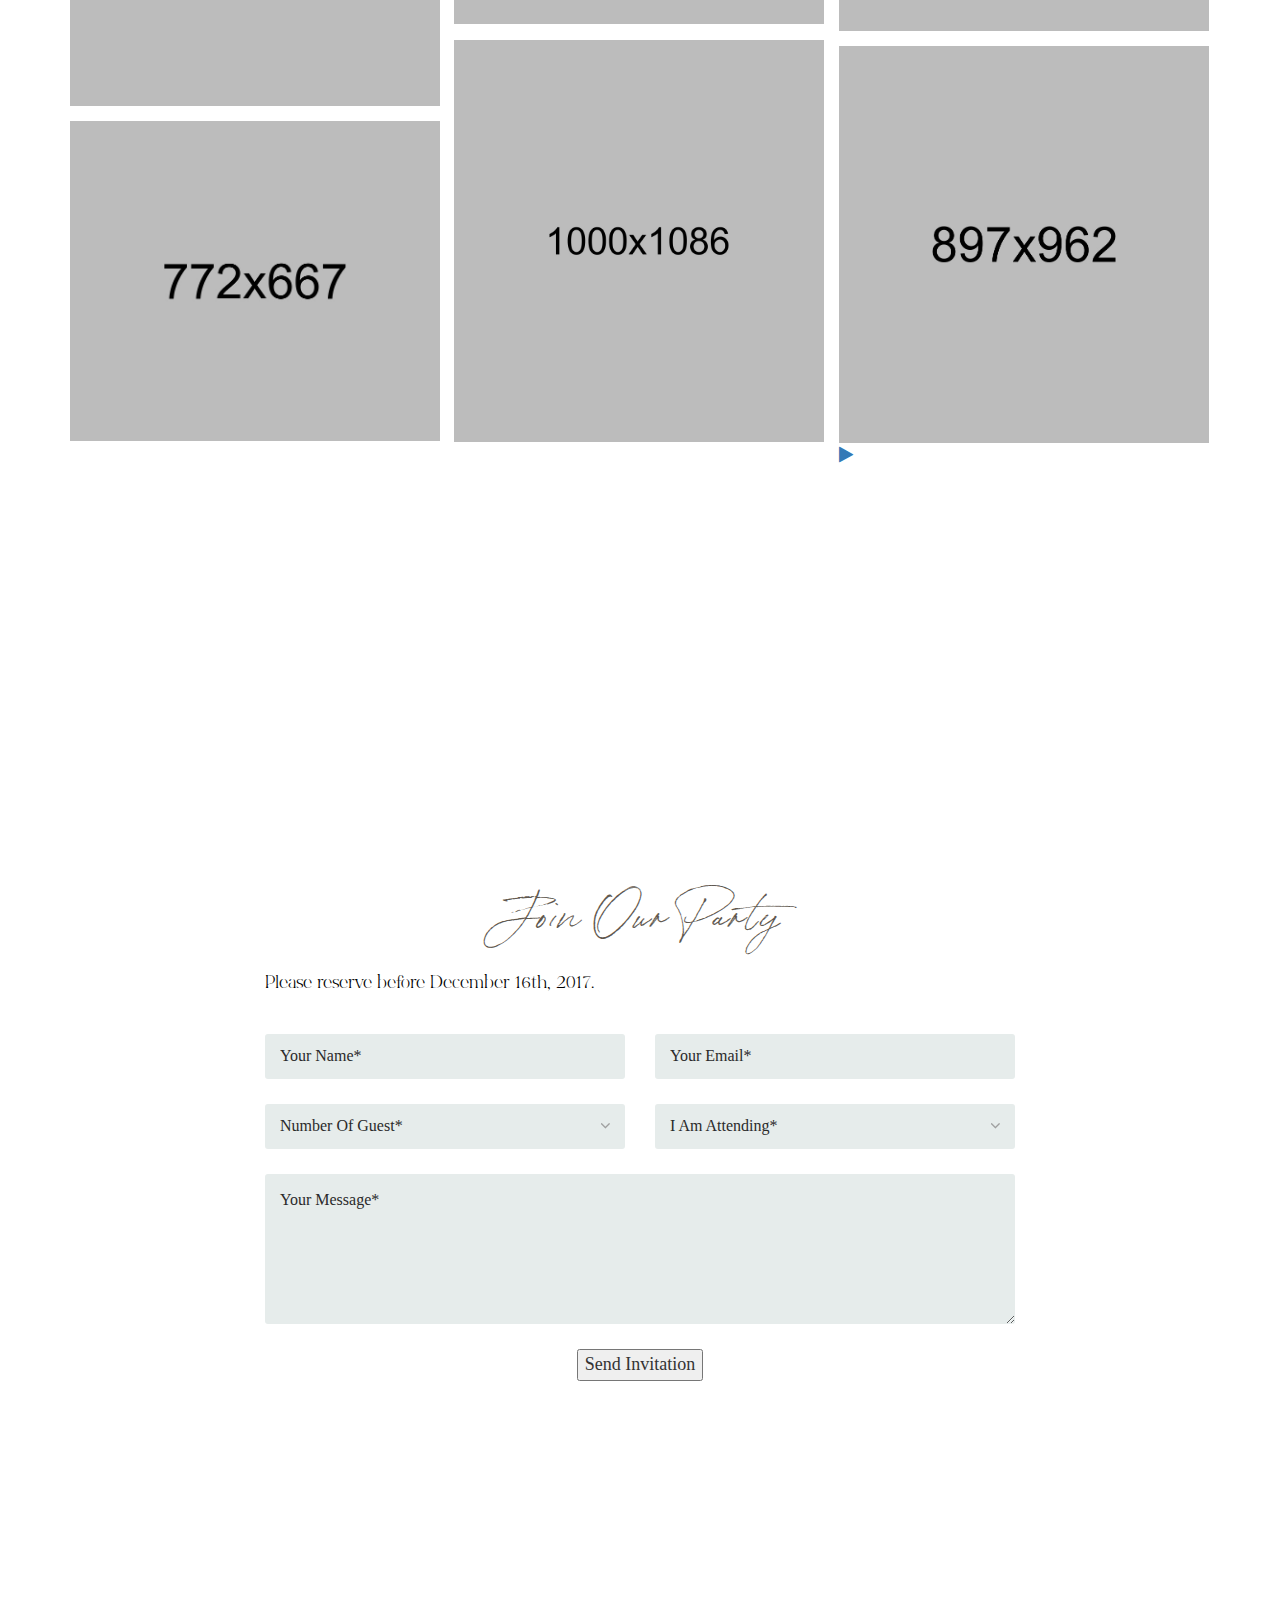
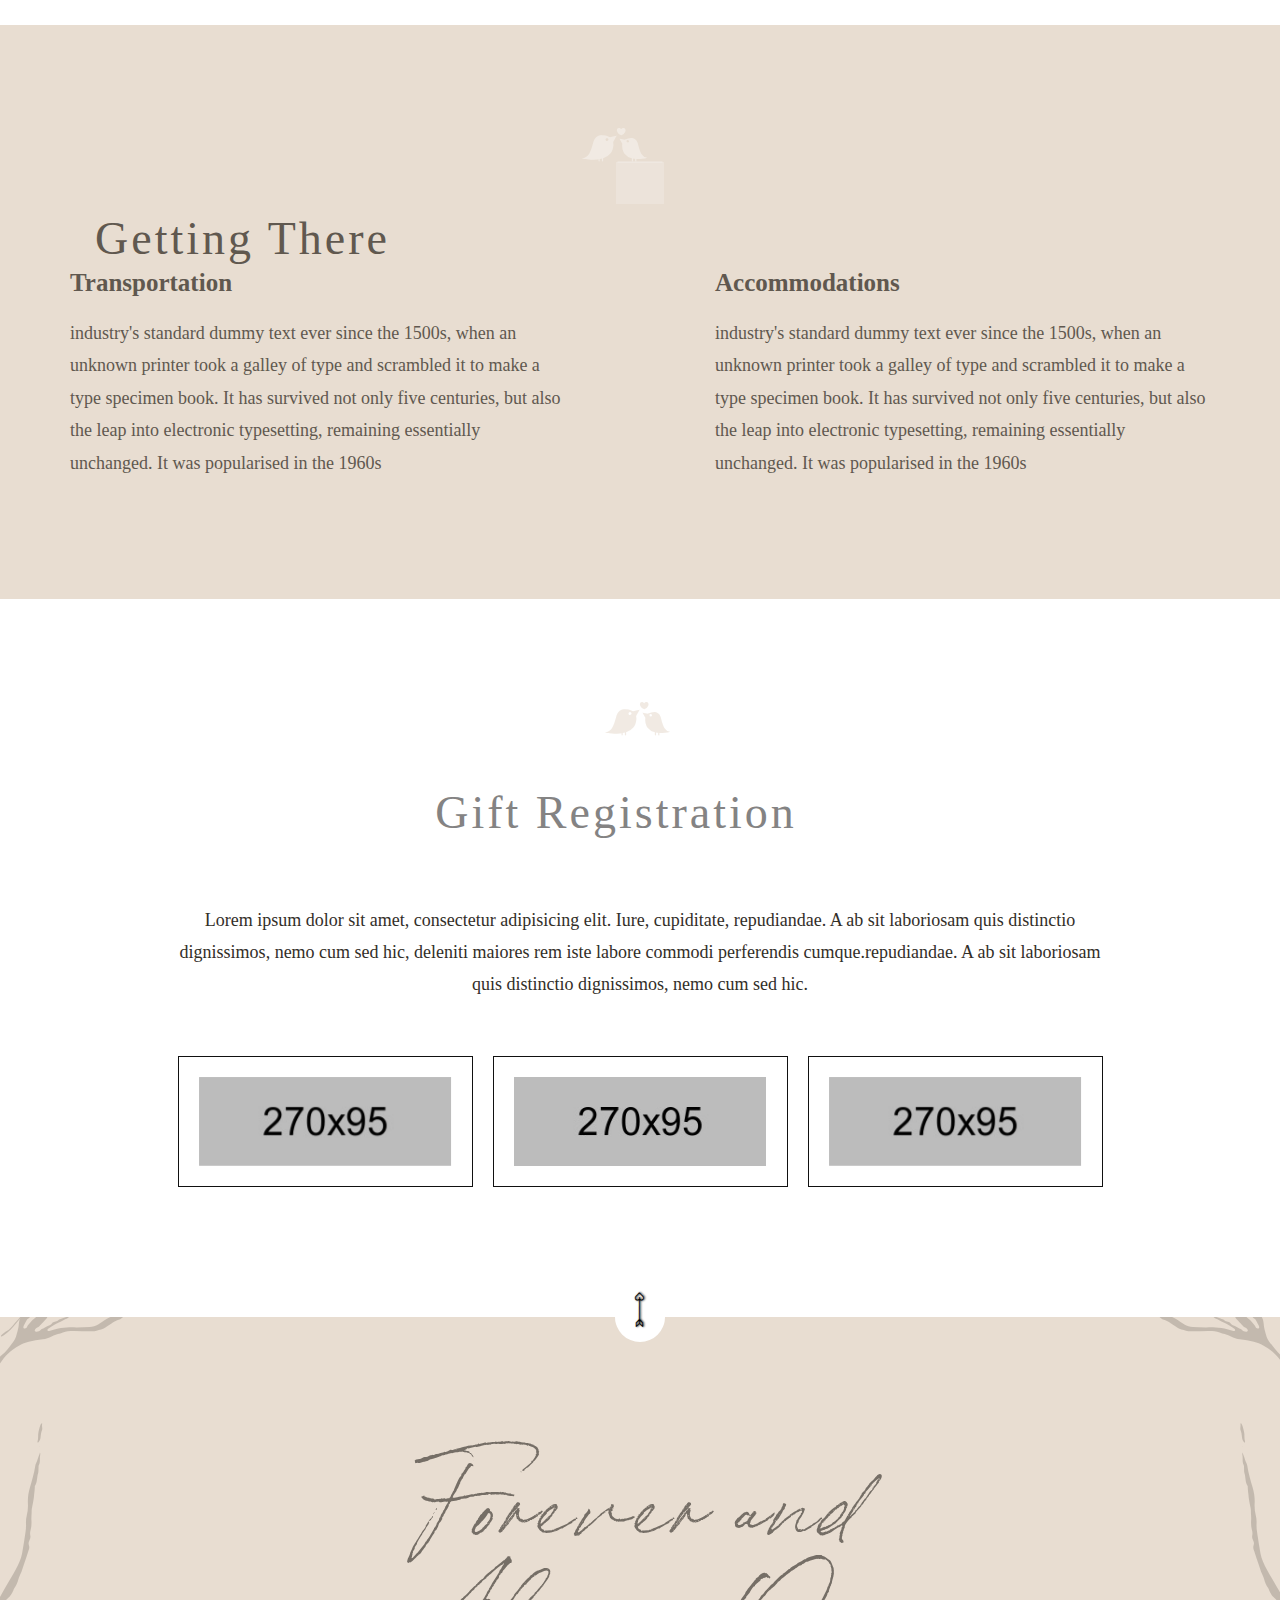
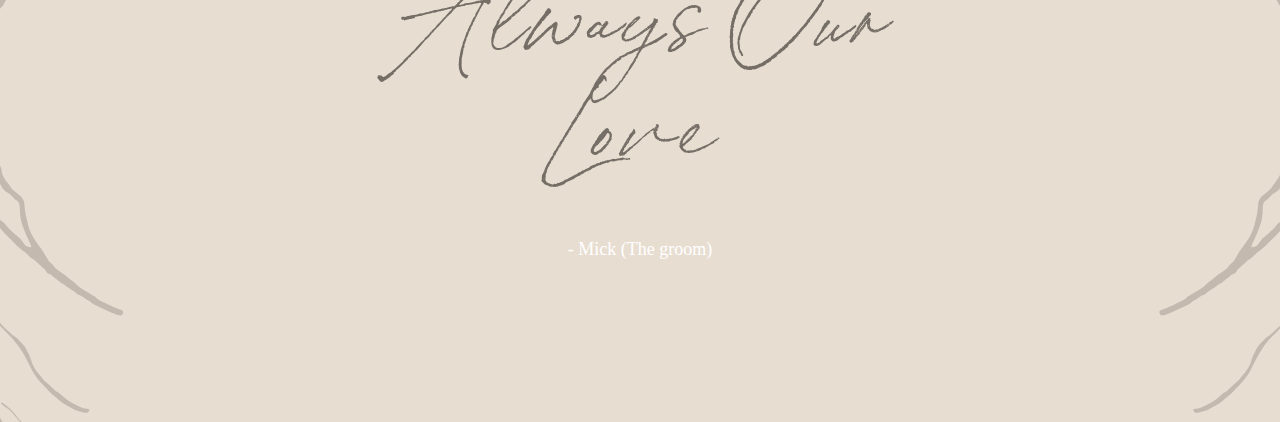
<file: index-10.html>
<!DOCTYPE html>
<html lang="en">
<head>
    <!-- Meta Tags -->
    <meta charset="utf-8">
    <meta http-equiv="X-UA-Compatible" content="IE=edge">
    <meta name="viewport" content="width=device-width, initial-scale=1">

    <!-- Page Title -->
    <title> Lovly Wedding - Responsive Wedding Template </title>

    <!-- Favicon and Touch Icons -->
    <link href="images/favicon/favicon.png" rel="shortcut icon" type="image/png">
    <link href="images/favicon/apple-touch-icon.png" rel="apple-touch-icon">
    <link href="images/favicon/apple-touch-icon-72x72.png" rel="apple-touch-icon" sizes="72x72">
    <link href="images/favicon/apple-touch-icon-114x114.png" rel="apple-touch-icon" sizes="114x114">
    <link href="images/favicon/apple-touch-icon-144x144.png" rel="apple-touch-icon" sizes="144x144">

    <!-- Icon fonts -->
    <link href="css/font-awesome.min.css" rel="stylesheet">
    <link href="css/flaticon.css" rel="stylesheet">

    <!-- Bootstrap core CSS -->
    <link href="css/bootstrap.min.css" rel="stylesheet">

    <!-- Plugins for this template -->
    <link href="css/animate.css" rel="stylesheet">
    <link href="css/owl.carousel.css" rel="stylesheet">
    <link href="css/owl.theme.css" rel="stylesheet">
    <link href="css/slick.css" rel="stylesheet">
    <link href="css/slick-theme.css" rel="stylesheet">
    <link href="css/owl.transitions.css" rel="stylesheet">
    <link href="css/jquery.fancybox.css" rel="stylesheet">
    <link href="css/magnific-popup.css" rel="stylesheet">

    <!-- Custom styles for this template -->
    <link href="css/style.css" rel="stylesheet">

    <!-- HTML5 shim and Respond.js for IE8 support of HTML5 elements and media queries -->
    <!--[if lt IE 9]>
    <script src="https://oss.maxcdn.com/html5shiv/3.7.3/html5shiv.min.js"></script>
    <script src="https://oss.maxcdn.com/respond/1.4.2/respond.min.js"></script>
    <![endif]-->

</head>

<body id="home">

    <!-- start page-wrapper -->
    <div class="page-wrapper">

        <!-- start preloader -->
        <div class="preloader">
            <div class="inner">
                <span class="icon"><i class="fi flaticon-two"></i></span>
            </div>
        </div>
        <!-- end preloader -->


        <!-- strat music-box -->
        <div class="music-box">
            <button class="music-box-toggle-btn">
                <i class="fa fa-music"></i>
            </button>

            <div class="music-holder">
                <iframe src="https://w.soundcloud.com/player/?url=https%3A//api.soundcloud.com/tracks/102137206&amp;auto_play=true&amp;hide_related=false&amp;show_comments=true&amp;show_user=true&amp;show_reposts=false&amp;visual=true"></iframe>
            </div>
        </div>
        <!-- end music box -->


        <!-- Start header -->
        <header id="header" class="site-header header-style-2">
            <nav class="navigation navbar navbar-default">
                <div class="container">
                    <div class="navbar-header">
                        <button type="button" class="open-btn">
                            <span class="sr-only">Toggle navigation</span>
                            <span class="icon-bar"></span>
                            <span class="icon-bar"></span>
                            <span class="icon-bar"></span>
                        </button>
                        <div class="couple-logo">
                            <h1><a href="#home">S <i class="fi flaticon-shape-1"></i> F</a></h1>
                        </div>
                    </div>
                    <div id="navbar" class="navbar-collapse collapse navbar-right navigation-holder">
                        <button class="close-navbar"><i class="fa fa-close"></i></button>
                        <ul class="nav navbar-nav">
                            <li><a href="#home">Home</a></li>
                            <li><a href="#couple">Couple</a></li>
                            <li><a href="#story">Story</a></li>
                            <li><a href="#events">Events</a></li>
                            <li><a href="#people">People</a></li>
                            <li><a href="#gallery">Gallery</a></li>
                            <li><a href="#rsvp">RSVP</a></li>
                            <li class="menu-item-has-children">
                                <a href="javascript:void(0);">Blog</a>
                                <ul class="sub-menu">
                                    <li><a href="blog.html">Blog</a></li>
                                    <li><a href="blog-details.html">Blog Details</a></li>
                                    <li class="menu-item-has-children">
                                        <a href="#Level3">Thidr level</a>
                                        <ul class="sub-menu">
                                            <li><a href="#">Level3</a></li>
                                            <li><a href="#">Level3</a></li>
                                            <li><a href="#">Level3</a></li>
                                        </ul>
                                    </li>
                                </ul>
                            </li>
                        </ul>
                    </div><!-- end of nav-collapse -->
                </div><!-- end of container -->
            </nav>
        </header>
        <!-- end of header -->


        <!-- start of hero -->
        <section class="hero">
            <div class="static-hero"></div>
            <div class="particleground"></div>
            <div class="wedding-announcement">
                <div class="couple-name-merried-text">
                    <h2 class="wow slideInUp" data-wow-duration="1s">Suntina &amp; Famico</h2>
                    <div class="married-text wow fadeIn" data-wow-delay="1s">
                        <h4 class="">
                        <span class=" wow fadeInUp" data-wow-delay="1.05s">W</span>
                        <span class=" wow fadeInUp" data-wow-delay="1.10s">e</span>
                        <span class=" wow fadeInUp" data-wow-delay="1.15s">'</span>
                        <span class=" wow fadeInUp" data-wow-delay="1.20s">r</span>
                        <span class=" wow fadeInUp" data-wow-delay="1.25s">e</span>
                        <span>&nbsp;</span>
                        <span class=" wow fadeInUp" data-wow-delay="1.30s">g</span>
                        <span class=" wow fadeInUp" data-wow-delay="1.35s">e</span>
                        <span class=" wow fadeInUp" data-wow-delay="1.40s">t</span>
                        <span class=" wow fadeInUp" data-wow-delay="1.45s">t</span>
                        <span class=" wow fadeInUp" data-wow-delay="1.50s">i</span>
                        <span class=" wow fadeInUp" data-wow-delay="1.55s">n</span>
                        <span class=" wow fadeInUp" data-wow-delay="1.60s">g</span>
                        <span>&nbsp;</span>
                        <span class=" wow fadeInUp" data-wow-delay="1.65s">m</span>
                        <span class=" wow fadeInUp" data-wow-delay="1.70s">a</span>
                        <span class=" wow fadeInUp" data-wow-delay="1.75s">r</span>
                        <span class=" wow fadeInUp" data-wow-delay="1.80s">r</span>
                        <span class=" wow fadeInUp" data-wow-delay="1.85s">i</span>
                        <span class=" wow fadeInUp" data-wow-delay="1.90s">e</span>
                        <span class=" wow fadeInUp" data-wow-delay="1.95s">d</span>

                        </h4>
                    </div>
                    <!-- <i class="fa fa-heart"></i> -->
                </div>

                <div class="save-the-date">
                    <h4>Save the date</h4>
                    <span class="date">25 DEC 2017</span>
                </div>
            </div>
        </section>
        <!-- end of hero slider -->


        <!-- start wedding-couple-section -->
        <section class="wedding-couple-section section-padding" id="couple">
            <div class="container">
                <div class="row">
                    <div class="col col-xs-12">
                        <div class="gb groom">
                            <div class="img-holder wow fadeInLeftSlow">
                                <img src="images/couple/img-1.jpg" alt>
                            </div>
                            <div class="details">
                                <div class="details-inner">
                                    <h3>The groom</h3>
                                    <p>Hi I am suntina , dummy text of the printing and typesetting industry. Lorem Ipsum has been the industry's standard dummy text ever since the 1500s, when an unknown printer took a galley of type and scrambled it to make a type specimen book. It has survived not only five centuries.</p>
                                    <span class="signature">Suntina</span>
                                    <ul class="social-links">
                                        <li><a href="#"><i class="fa fa-facebook"></i></a></li>
                                        <li><a href="#"><i class="fa fa-twitter"></i></a></li>
                                        <li><a href="#"><i class="fa fa-pinterest"></i></a></li>
                                        <li><a href="#"><i class="fa fa-google-plus"></i></a></li>
                                    </ul>
                                </div>
                            </div>
                        </div>
                        <div class="gb bride">
                            <div class="details">
                                <div class="details-inner">
                                    <h3>The Bride</h3>
                                    <p>Hi I am suntina , dummy text of the printing and typesetting industry. Lorem Ipsum has been the industry's standard dummy text ever since the 1500s, when an unknown printer took a galley of type and scrambled it to make a type specimen book. It has survived not only five centuries.</p>
                                    <span class="signature">Famico</span>
                                    <ul class="social-links">
                                        <li><a href="#"><i class="fa fa-facebook"></i></a></li>
                                        <li><a href="#"><i class="fa fa-twitter"></i></a></li>
                                        <li><a href="#"><i class="fa fa-pinterest"></i></a></li>
                                        <li><a href="#"><i class="fa fa-google-plus"></i></a></li>
                                    </ul>
                                </div>
                            </div>
                            <div class="img-holder wow fadeInRightSlow">
                                <img src="images/couple/img-2.jpg" alt>
                            </div>
                        </div>
                    </div>
                </div> <!-- end row -->
            </div> <!-- end container -->
        </section>
        <!-- end wedding-couple-section -->


        <!-- start count-down-section -->
        <section class="count-down-section section-padding parallax" data-bg-image="images/countdown-bg.jpg" data-speed="7">
            <div class="container">
                <div class="row">
                    <div class="col col-md-4">
                        <h2><span>We are waiting for.....</span> The adventure</h2>
                    </div>
                    <div class="col col-md-7 col-md-offset-1">
                        <div class="count-down-clock">
                            <div id="clock">

                            </div>
                        </div>
                    </div>
                </div> <!-- end row -->
            </div> <!-- end container -->
        </section>
        <!-- end count-down-section -->


        <!-- start story-section -->
        <section class="story-section section-padding" id="story">
            <div class="container">
                <div class="row">
                    <div class="col col-xs-12">
                        <div class="section-title">
                            <div class="vertical-line"><span><i class="fi flaticon-two"></i></span></div>
                            <h2>Our love story</h2>
                        </div>
                    </div>
                </div> <!-- end section-title -->

                <div class="row">
                    <div class="col col-xs-12">
                        <div class="story-timeline">
                            <div class="row">
                                <div class="col col-md-6">
                                    <div class="story-text right-align-text">
                                        <h3>First meet</h3>
                                        <span class="date">Jan 12 2017</span>
                                        <p>A wonderful serenity has taken possession of my entire soul, like these sweet mornings of spring which I enjoy with my whole heart. I am alone, and feel the charm of existence in this spot, which was created for the bliss of souls like mine. I am so happy, my dear friend, </p>
                                    </div>
                                </div>
                                <div class="col col-md-6">
                                    <div class="img-holder">
                                        <img src="images/story/img-1.jpg" alt class="img img-responsive">
                                    </div>
                                </div>
                            </div>
                            <div class="row">
                                <div class="col col-md-6">
                                    <div class="img-holder right-align-text story-slider">
                                        <img src="images/story/img-2.jpg" alt class="img img-responsive">
                                        <img src="images/story/img-3.jpg" alt class="img img-responsive">
                                    </div>
                                </div>
                                <div class="col col-md-6 text-holder">
                                    <span class="heart">
                                        <i class="fa fa-heart"></i>
                                    </span>
                                    <div class="story-text">
                                        <h3>First date</h3>
                                        <span class="date">Feb 14 2017</span>
                                        <p>A wonderful serenity has taken possession of my entire soul, like these sweet mornings of spring which I enjoy with my whole heart. I am alone, and feel the charm of existence in this spot, which was created for the bliss of souls like mine. I am so happy, my dear friend, </p>
                                    </div>
                                </div>
                            </div>
                            <div class="row">
                                <div class="col col-md-6 text-holder right-heart">
                                    <span class="heart">
                                        <i class="fa fa-heart"></i>
                                    </span>
                                    <div class="story-text right-align-text">
                                        <h3>Proposal</h3>
                                        <span class="date">Apr 14 2017</span>
                                        <p>A wonderful serenity has taken possession of my entire soul, like these sweet mornings of spring which I enjoy with my whole heart. I am alone, and feel the charm of existence in this spot, which was created for the bliss of souls like mine. I am so happy, my dear friend, </p>
                                    </div>
                                </div>
                                <div class="col col-md-6">
                                    <div class="img-holder right-align-text story-slider">
                                        <img src="images/story/img-7.jpg" alt class="img img-responsive">
                                        <img src="images/story/img-5.jpg" alt class="img img-responsive">
                                    </div>
                                </div>
                            </div>
                            <div class="row">
                                <div class="col col-md-6">
                                    <div class="img-holder video-holder">
                                        <img src="images/story/img-8.jpg" alt class="img img-responsive">
                                        <a href="https://www.youtube.com/embed/XSGBVzeBUbk?autoplay=1" data-type="iframe" class="video-play-btn">
                                            <i class="fa fa-play"></i>
                                        </a>
                                    </div>
                                </div>
                                <div class="col col-md-6 text-holder">
                                    <span class="heart">
                                        <i class="fa fa-heart"></i>
                                    </span>
                                    <div class="story-text">
                                        <h3>Enagagement</h3>
                                        <span class="date">Jul 14 2017</span>
                                        <p>A wonderful serenity has taken possession of my entire soul, like these sweet mornings of spring which I enjoy with my whole heart. I am alone, and feel the charm of existence in this spot, which was created for the bliss of souls like mine. I am so happy, my dear friend, </p>
                                    </div>
                                </div>
                            </div>
                        </div>
                    </div>
                </div> <!-- end row -->
            </div> <!-- end container -->
        </section>
        <!-- end story-section -->


        <!-- start cta -->
        <section class="cta section-padding parallax" data-bg-image="images/cta-bg.jpg" data-speed="7">
            <div class="container">
                <div class="row">
                    <div class="col col-xs-12">
                        <h2><span>We are going to...</span> Celebrate Our Love</h2>
                    </div>
                </div> <!-- end row -->
            </div> <!-- end container -->
        </section>
        <!-- end cta -->


        <!-- start events-section -->
        <section class="events-section section-padding" id="events">
            <div class="container">
                <div class="row">
                    <div class="col col-xs-12">
                        <div class="section-title">
                            <div class="vertical-line"><span><i class="fi flaticon-two"></i></span></div>
                            <h2>Wedding events</h2>
                        </div>
                    </div>
                </div> <!-- end section-title -->

                <div class="row">
                    <div class="col col-lg-10 col-lg-offset-1">
                        <div class="event">
                            <div class="img-holder">
                                <img src="images/events/img-1.jpg" alt class="img img-responsive">
                            </div>
                            <div class="details">
                                <h3>The reception</h3>
                                <ul>
                                    <li><i class="fa fa-map-marker"></i> 32 big bro road, Chanpai, London.</li>
                                    <li><i class="fa fa-clock-o"></i> Nov 25 2017, 9AM - 5PM</li>
                                </ul>
                                <p>when an unknown printer took a galley of type and scrambled it to make a type specimen book. It has survived not only five centuries, but also the leap into electronic typesetting, remaining essentially unchanged. </p>
                                <a class="see-location-btn popup-gmaps" href="https://www.google.com/maps/embed?pb=!1m18!1m12!1m3!1d25211.21212385712!2d144.95275648773628!3d-37.82748510398018!2m3!1f0!2f0!3f0!3m2!1i1024!2i768!4f13.1!3m3!1m2!1s0x6ad642af0f11fd81%3A0x5045675218ce7e0!2zTWVsYm91cm5lIFZJQyAzMDA0LCDgpoXgprjgp43gpp_gp43gprDgp4fgprLgpr_gpq_gprzgpr4!5e0!3m2!1sbn!2sbd!4v1503742051881">
                                    See location <i class="fa fa-angle-right"></i>
                                </a>
                            </div>
                        </div>
                        <div class="event">
                            <div class="img-holder">
                                <img src="images/events/img-2.jpg" alt class="img img-responsive">
                            </div>
                            <div class="details">
                                <h3>Wedding party</h3>
                                <ul>
                                    <li><i class="fa fa-map-marker"></i> 32 big bro road, Chanpai, London.</li>
                                    <li><i class="fa fa-clock-o"></i> Nov 25 2017, 9AM - 5PM</li>
                                </ul>
                                <p>when an unknown printer took a galley of type and scrambled it to make a type specimen book. It has survived not only five centuries, but also the leap into electronic typesetting, remaining essentially unchanged. </p>
                                <a class="see-location-btn popup-gmaps" href="https://www.google.com/maps/embed?pb=!1m18!1m12!1m3!1d3152.0160484383277!2d144.99053291585201!3d-37.81309307975254!2m3!1f0!2f0!3f0!3m2!1i1024!2i768!4f13.1!3m3!1m2!1s0x6ad642ef89a7e023%3A0xb1353055e38c1ab8!2sNew+York+Tomato+Cafe!5e0!3m2!1sbn!2sbd!4v1503743893919">
                                    See location <i class="fa fa-angle-right"></i>
                                </a>
                            </div>
                        </div>
                    </div>
                </div> <!-- end row -->
            </div> <!-- end container -->
        </section>
        <!-- end events-section -->


        <!-- start inportant-people-section -->
        <section class="inportant-people-section section-padding" id="people">
            <div class="container">
                <div class="row">
                    <div class="col col-xs-12">
                        <div class="section-title">
                            <div class="vertical-line"><span><i class="fi flaticon-two"></i></span></div>
                            <h2>Groomsmen &amp; Bridesmaid</h2>
                        </div>
                    </div>
                </div> <!-- end section-title -->

                <div class="row">
                    <div class="col col-xs-12">
                        <div class="inportant-people-content">
                            <div class="tablist">
                                <ul class="nav">
                                    <li class="active">
                                        <a href="#groomsmen" data-toggle="tab">Groomsmen</a>
                                    </li>
                                    <li>
                                        <a href="#bridesmaid" data-toggle="tab">Bridesmaid</a>
                                    </li>
                                </ul>
                            </div>

                            <div class="tab-content">
                                <div class="tab-pane fade in active grid-wrapper" id="groomsmen">
                                    <div class="grid">
                                        <div class="img-holder">
                                            <a href="images/groomsmen/img-1.jpg" class="popup-image">
                                                <img src="images/groomsmen/img-1.jpg" alt class="img img-responsive">
                                            </a>
                                        </div>
                                        <div class="details">
                                            <h3>Jhon Michel</h3>
                                            <span>Best man</span>
                                            <ul class="social-links">
                                                <li><a href="#"><i class="fa fa-facebook"></i></a></li>
                                                <li><a href="#"><i class="fa fa-twitter"></i></a></li>
                                                <li><a href="#"><i class="fa fa-pinterest"></i></a></li>
                                                <li><a href="#"><i class="fa fa-vimeo"></i></a></li>
                                            </ul>
                                        </div>
                                    </div>
                                    <div class="grid">
                                        <div class="img-holder">
                                            <a href="images/groomsmen/img-2.jpg" class="popup-image">
                                                <img src="images/groomsmen/img-2.jpg" alt class="img img-responsive">
                                            </a>
                                        </div>
                                        <div class="details">
                                            <h3>Chasmoos jhon</h3>
                                            <span>Best friden</span>
                                            <ul class="social-links">
                                                <li><a href="#"><i class="fa fa-facebook"></i></a></li>
                                                <li><a href="#"><i class="fa fa-twitter"></i></a></li>
                                                <li><a href="#"><i class="fa fa-pinterest"></i></a></li>
                                                <li><a href="#"><i class="fa fa-vimeo"></i></a></li>
                                            </ul>
                                        </div>
                                    </div>
                                    <div class="grid">
                                        <div class="img-holder">
                                            <a href="images/groomsmen/img-3.jpg" class="popup-image">
                                                <img src="images/groomsmen/img-3.jpg" alt class="img img-responsive">
                                            </a>
                                        </div>
                                        <div class="details">
                                            <h3>Kaiste pate</h3>
                                            <span>Friend</span>
                                            <ul class="social-links">
                                                <li><a href="#"><i class="fa fa-facebook"></i></a></li>
                                                <li><a href="#"><i class="fa fa-twitter"></i></a></li>
                                                <li><a href="#"><i class="fa fa-pinterest"></i></a></li>
                                                <li><a href="#"><i class="fa fa-vimeo"></i></a></li>
                                            </ul>
                                        </div>
                                    </div>
                                    <div class="grid">
                                        <div class="img-holder">
                                            <a href="images/groomsmen/img-4.jpg" class="popup-image">
                                                <img src="images/groomsmen/img-4.jpg" alt class="img img-responsive">
                                            </a>
                                        </div>
                                        <div class="details">
                                            <h3>Hatu Michel</h3>
                                            <span>Friend</span>
                                            <ul class="social-links">
                                                <li><a href="#"><i class="fa fa-facebook"></i></a></li>
                                                <li><a href="#"><i class="fa fa-twitter"></i></a></li>
                                                <li><a href="#"><i class="fa fa-pinterest"></i></a></li>
                                                <li><a href="#"><i class="fa fa-vimeo"></i></a></li>
                                            </ul>
                                        </div>
                                    </div>
                                    <div class="grid">
                                        <div class="img-holder">
                                            <a href="images/groomsmen/img-5.jpg" class="popup-image">
                                                <img src="images/groomsmen/img-5.jpg" alt class="img img-responsive">
                                            </a>
                                        </div>
                                        <div class="details">
                                            <h3>Michel doin</h3>
                                            <span>Friend</span>
                                            <ul class="social-links">
                                                <li><a href="#"><i class="fa fa-facebook"></i></a></li>
                                                <li><a href="#"><i class="fa fa-twitter"></i></a></li>
                                                <li><a href="#"><i class="fa fa-pinterest"></i></a></li>
                                                <li><a href="#"><i class="fa fa-vimeo"></i></a></li>
                                            </ul>
                                        </div>
                                    </div>
                                    <div class="grid">
                                        <div class="img-holder">
                                            <a href="images/groomsmen/img-6.jpg" class="popup-image">
                                                <img src="images/groomsmen/img-6.jpg" alt class="img img-responsive">
                                            </a>
                                        </div>
                                        <div class="details">
                                            <h3>Topper jone</h3>
                                            <span>Friend</span>
                                            <ul class="social-links">
                                                <li><a href="#"><i class="fa fa-facebook"></i></a></li>
                                                <li><a href="#"><i class="fa fa-twitter"></i></a></li>
                                                <li><a href="#"><i class="fa fa-pinterest"></i></a></li>
                                                <li><a href="#"><i class="fa fa-vimeo"></i></a></li>
                                            </ul>
                                        </div>
                                    </div>
                                </div>

                                <div class="tab-pane fade grid-wrapper" id="bridesmaid">
                                    <div class="grid">
                                        <div class="img-holder">
                                            <a href="images/bridesmaid/img-1.jpg" class="popup-image">
                                                <img src="images/bridesmaid/img-1.jpg" alt class="img img-responsive">
                                            </a>
                                        </div>
                                        <div class="details">
                                            <h3>Rachel Li</h3>
                                            <span>Made of honor</span>
                                            <ul class="social-links">
                                                <li><a href="#"><i class="fa fa-facebook"></i></a></li>
                                                <li><a href="#"><i class="fa fa-twitter"></i></a></li>
                                                <li><a href="#"><i class="fa fa-pinterest"></i></a></li>
                                                <li><a href="#"><i class="fa fa-vimeo"></i></a></li>
                                            </ul>
                                        </div>
                                    </div>
                                    <div class="grid">
                                        <div class="img-holder">
                                            <a href="images/bridesmaid/img-2.jpg" class="popup-image">
                                                <img src="images/bridesmaid/img-2.jpg" alt class="img img-responsive">
                                            </a>
                                        </div>
                                        <div class="details">
                                            <h3>Male Vign</h3>
                                            <span>Best friend</span>
                                            <ul class="social-links">
                                                <li><a href="#"><i class="fa fa-facebook"></i></a></li>
                                                <li><a href="#"><i class="fa fa-twitter"></i></a></li>
                                                <li><a href="#"><i class="fa fa-pinterest"></i></a></li>
                                                <li><a href="#"><i class="fa fa-vimeo"></i></a></li>
                                            </ul>
                                        </div>
                                    </div>
                                    <div class="grid">
                                        <div class="img-holder">
                                            <a href="images/bridesmaid/img-3.jpg" class="popup-image">
                                                <img src="images/bridesmaid/img-3.jpg" alt class="img img-responsive">
                                            </a>
                                        </div>
                                        <div class="details">
                                            <h3>Jonny Mich</h3>
                                            <span>Friend</span>
                                            <ul class="social-links">
                                                <li><a href="#"><i class="fa fa-facebook"></i></a></li>
                                                <li><a href="#"><i class="fa fa-twitter"></i></a></li>
                                                <li><a href="#"><i class="fa fa-pinterest"></i></a></li>
                                                <li><a href="#"><i class="fa fa-vimeo"></i></a></li>
                                            </ul>
                                        </div>
                                    </div>
                                    <div class="grid">
                                        <div class="img-holder">
                                            <a href="images/bridesmaid/img-4.jpg" class="popup-image">
                                                <img src="images/bridesmaid/img-4.jpg" alt class="img img-responsive">
                                            </a>
                                        </div>
                                        <div class="details">
                                            <h3>Brodd Wid</h3>
                                            <span>Friend</span>
                                            <ul class="social-links">
                                                <li><a href="#"><i class="fa fa-facebook"></i></a></li>
                                                <li><a href="#"><i class="fa fa-twitter"></i></a></li>
                                                <li><a href="#"><i class="fa fa-pinterest"></i></a></li>
                                                <li><a href="#"><i class="fa fa-vimeo"></i></a></li>
                                            </ul>
                                        </div>
                                    </div>
                                    <div class="grid">
                                        <div class="img-holder">
                                            <a href="images/bridesmaid/img-5.jpg" class="popup-image">
                                                <img src="images/bridesmaid/img-5.jpg" alt class="img img-responsive">
                                            </a>
                                        </div>
                                        <div class="details">
                                            <h3>Nokshal bedi</h3>
                                            <span>Friend</span>
                                            <ul class="social-links">
                                                <li><a href="#"><i class="fa fa-facebook"></i></a></li>
                                                <li><a href="#"><i class="fa fa-twitter"></i></a></li>
                                                <li><a href="#"><i class="fa fa-pinterest"></i></a></li>
                                                <li><a href="#"><i class="fa fa-vimeo"></i></a></li>
                                            </ul>
                                        </div>
                                    </div>
                                    <div class="grid">
                                        <div class="img-holder">
                                            <a href="images/bridesmaid/img-6.jpg" class="popup-image">
                                                <img src="images/bridesmaid/img-6.jpg" alt class="img img-responsive">
                                            </a>
                                        </div>
                                        <div class="details">
                                            <h3>Holly Fie</h3>
                                            <span>Friend</span>
                                            <ul class="social-links">
                                                <li><a href="#"><i class="fa fa-facebook"></i></a></li>
                                                <li><a href="#"><i class="fa fa-twitter"></i></a></li>
                                                <li><a href="#"><i class="fa fa-pinterest"></i></a></li>
                                                <li><a href="#"><i class="fa fa-vimeo"></i></a></li>
                                            </ul>
                                        </div>
                                    </div>
                                </div>
                            </div>
                        </div>
                    </div>
                </div> <!-- end row -->
            </div> <!-- end container -->
        </section>
        <!-- end inportant-people-section -->


        <!-- start gallery-section -->
        <section class="gallery-section section-padding" id="gallery">
            <div class="container">
                <div class="row">
                    <div class="col col-xs-12">
                        <div class="section-title">
                            <div class="vertical-line"><span><i class="fi flaticon-two"></i></span></div>
                            <h2>Our gallery</h2>
                        </div>
                    </div>
                </div> <!-- end section-title -->

                <div class="row">
                    <div class="col col-xs-12 sortable-gallery">
                        <div class="gallery-filters">
                            <ul>
                                <li><a data-filter="*" href="#" class="current">All</a></li>
                                <li><a data-filter=".wedding" href="#">Wedding</a></li>
                                <li><a data-filter=".ceremony" href="#">Ceremony</a></li>
                                <li><a data-filter=".party" href="#">Party</a></li>
                            </ul>
                        </div>

                        <div class="gallery-container gallery-fancybox masonry-gallery">
                            <div class="grid wedding">
                                <a href="images/gallery/img-1.jpg" class="fancybox" data-fancybox-group="gall-1">
                                    <img src="images/gallery/img-1.jpg" alt class="img img-responsive">
                                </a>
                            </div>
                            <div class="grid wedding ceremony">
                                <a href="images/gallery/img-2.jpg" class="fancybox" data-fancybox-group="gall-1">
                                    <img src="images/gallery/img-2.jpg" alt class="img img-responsive">
                                </a>
                            </div>
                            <div class="grid ceremony eudcation">
                                <a href="images/gallery/img-3.jpg" class="fancybox" data-fancybox-group="gall-1">
                                    <img src="images/gallery/img-3.jpg" alt class="img img-responsive">
                                </a>
                            </div>
                            <div class="grid wedding party">
                                <a href="images/gallery/img-4.jpg" class="fancybox" data-fancybox-group="gall-1">
                                    <img src="images/gallery/img-4.jpg" alt class="img img-responsive">
                                </a>
                            </div>
                            <div class="grid ceremony">
                                <a href="images/gallery/img-5.jpg" class="fancybox" data-fancybox-group="gall-1">
                                    <img src="images/gallery/img-5.jpg" alt class="img img-responsive">
                                </a>
                            </div>
                            <div class="grid party">
                                <a href="images/gallery/img-6.jpg" class="fancybox" data-fancybox-group="gall-1">
                                    <img src="images/gallery/img-6.jpg" alt class="img img-responsive">
                                </a>
                            </div>
                            <div class="grid wedding">
                                <a href="images/gallery/img-7.jpg" class="fancybox" data-fancybox-group="gall-1">
                                    <img src="images/gallery/img-7.jpg" alt class="img img-responsive">
                                </a>
                            </div>
                            <div class="grid ceremony">
                               <!--  <a href="images/gallery/img-8.jpg" class="fancybox" data-fancybox-group="gall-1">
                                    <img src="images/gallery/img-8.jpg" alt class="img img-responsive">
                                </a> -->
                                <a href="https://www.youtube.com/embed/XSGBVzeBUbk?autoplay=1" data-type="iframe" class="video-play-btn">
                                    <img src="images/gallery/img-8.jpg" alt class="img img-responsive">
                                    <i class="fa fa-play"></i>
                                </a>

                            </div>
                            <div class="grid ceremony">
                                <a href="images/gallery/img-9.jpg" class="fancybox" data-fancybox-group="gall-1">
                                    <img src="images/gallery/img-9.jpg" alt class="img img-responsive">
                                </a>
                            </div>
                        </div>
                    </div>
                </div> <!-- end row -->
            </div> <!-- end container -->
        </section>
        <!-- end gallery-section -->


        <!-- start rsvp-section -->
        <section class="rsvp-section section-padding parallax" data-bg-image="images/rsvp-bg.jpg" data-speed="7" id="rsvp">
            <div class="container">
                <div class="row">
                    <div class="col col-xs-12">
                        <div class="section-title-white">
                            <div class="vertical-line"><span><i class="fi flaticon-two"></i></span></div>
                            <h2>Join our party</h2>
                        </div>
                    </div>
                </div> <!-- end section-title -->

                <div class="row content">
                    <div class="col col-lg-8 col-lg-offset-2 col-md-10 col-md-offset-1">
                        <p>Please reserve before December 16th, 2017.</p>
                        <form id="rsvp-form" class="form validate-rsvp-form row" method="post">
                            <div class="col col-sm-6">
                                <input type="text" name="name" class="form-control" placeholder="Your Name*">
                            </div>
                            <div class="col col-sm-6">
                                <input type="email" name="email" class="form-control" placeholder="Your Email*">
                            </div>
                            <div class="col col-sm-6">
                                <select class="form-control" name="guest" >
                                    <option disabled selected>Number Of Guest*</option>
                                    <option>1</option>
                                    <option>2</option>
                                    <option>3</option>
                                    <option>4</option>
                                </select>
                            </div>
                            <div class="col col-sm-6">
                                <select class="form-control" name="events" >
                                    <option disabled selected>I Am Attending*</option>
                                    <option>Al events</option>
                                    <option>Wedding ceremony</option>
                                    <option>Reception party</option>
                                </select>
                            </div>
                            <div class="col col-sm-12">
                                <textarea class="form-control" name="notes" placeholder="Your Message*"></textarea>
                            </div>
                            <div class="col col-sm-12 submit-btn">
                                <button type="submit" class="submit">Send Invitation</button>
                                <span id="loader"><i class="fa fa-refresh fa-spin fa-3x fa-fw"></i></span>
                            </div>
                            <div class="col col-md-12 success-error-message">
                                <div id="success">Thank you</div>
                                <div id="error"> Error occurred while sending email. Please try again later. </div>
                            </div>
                        </form>
                    </div>
                </div> <!-- end row -->
            </div> <!-- end container -->
        </section>
        <!-- end rsvp-section -->


        <!-- start getting-there-section -->
        <section class="getting-there-section section-padding">
            <div class="container">
                <div class="row">
                    <div class="col col-xs-12">
                        <div class="section-title-white">
                            <div class="vertical-line"><span><i class="fi flaticon-two"></i></span></div>
                            <h2>Getting there</h2>
                        </div>
                    </div>
                </div> <!-- end section-title -->

                <div class="row content">
                    <div class="col col-md-6">
                        <h3>Transportation</h3>
                        <p> industry's standard dummy text ever since the 1500s, when an unknown printer took a galley of type and scrambled it to make a type specimen book. It has survived not only five centuries, but also the leap into electronic typesetting, remaining essentially unchanged. It was popularised in the 1960s</p>
                    </div>
                    <div class="col col-md-6">
                        <h3>Accommodations</h3>
                        <p> industry's standard dummy text ever since the 1500s, when an unknown printer took a galley of type and scrambled it to make a type specimen book. It has survived not only five centuries, but also the leap into electronic typesetting, remaining essentially unchanged. It was popularised in the 1960s</p>
                    </div>
                </div> <!-- end row -->
            </div> <!-- end container -->
        </section>
        <!-- end getting-there-section -->


        <!-- start gift-registration-section -->
        <section class="gift-registration-section section-padding">
            <div class="container">
                <div class="row">
                    <div class="col col-xs-12">
                        <div class="section-title">
                            <div class="vertical-line"><span><i class="fi flaticon-two"></i></span></div>
                            <h2>Gift registration</h2>
                        </div>
                    </div>
                </div> <!-- end section-title -->

                <div class="row content">
                    <div class="col col-lg-10 col-lg-offset-1">
                        <p>Lorem ipsum dolor sit amet, consectetur adipisicing elit. Iure, cupiditate, repudiandae. A ab sit laboriosam quis distinctio dignissimos, nemo cum sed hic, deleniti maiores rem iste labore commodi perferendis cumque.repudiandae. A ab sit laboriosam quis distinctio dignissimos, nemo cum sed hic.</p>

                        <div class="gif-registration-slider">
                            <div class="register">
                                <img src="images/gift/img-1.jpg" alt class="img img-responsive">
                            </div>
                            <div class="register">
                                <img src="images/gift/img-2.jpg" alt class="img img-responsive">
                            </div>
                            <div class="register">
                                <img src="images/gift/img-3.jpg" alt class="img img-responsive">
                            </div>
                            <div class="register">
                                <img src="images/gift/img-1.jpg" alt class="img img-responsive">
                            </div>
                            <div class="register">
                                <img src="images/gift/img-2.jpg" alt class="img img-responsive">
                            </div>
                        </div>
                    </div>
                </div> <!-- end row -->
            </div> <!-- end container -->
        </section>
        <!-- end gift-registration-section -->


        <!-- start footer -->
        <footer class="site-footer">
            <div class="back-to-top">
                <a href="#" class="back-to-top-btn"><span><i class="fi flaticon-cupid"></i></span></a>
            </div>
            <div class="container">
                <div class="row">
                    <div class="col col-xs-12">
                        <h2>Forever and Always Our Love</h2>
                        <span>- Mick (The groom)</span>
                    </div>
                </div> <!-- end row -->
            </div> <!-- end container -->
        </footer>
        <!-- end footer -->

    </div>
    <!-- end of page-wrapper -->



    <!-- All JavaScript files
    ================================================== -->
    <script src="js/jquery.min.js"></script>
    <script src="js/bootstrap.min.js"></script>

    <!-- Plugins for this template -->
    <script src="js/jquery-plugin-collection.js"></script>

    <!-- Custom script for this template -->
    <script src="js/script.js"></script>
</body>
</html>
</file>
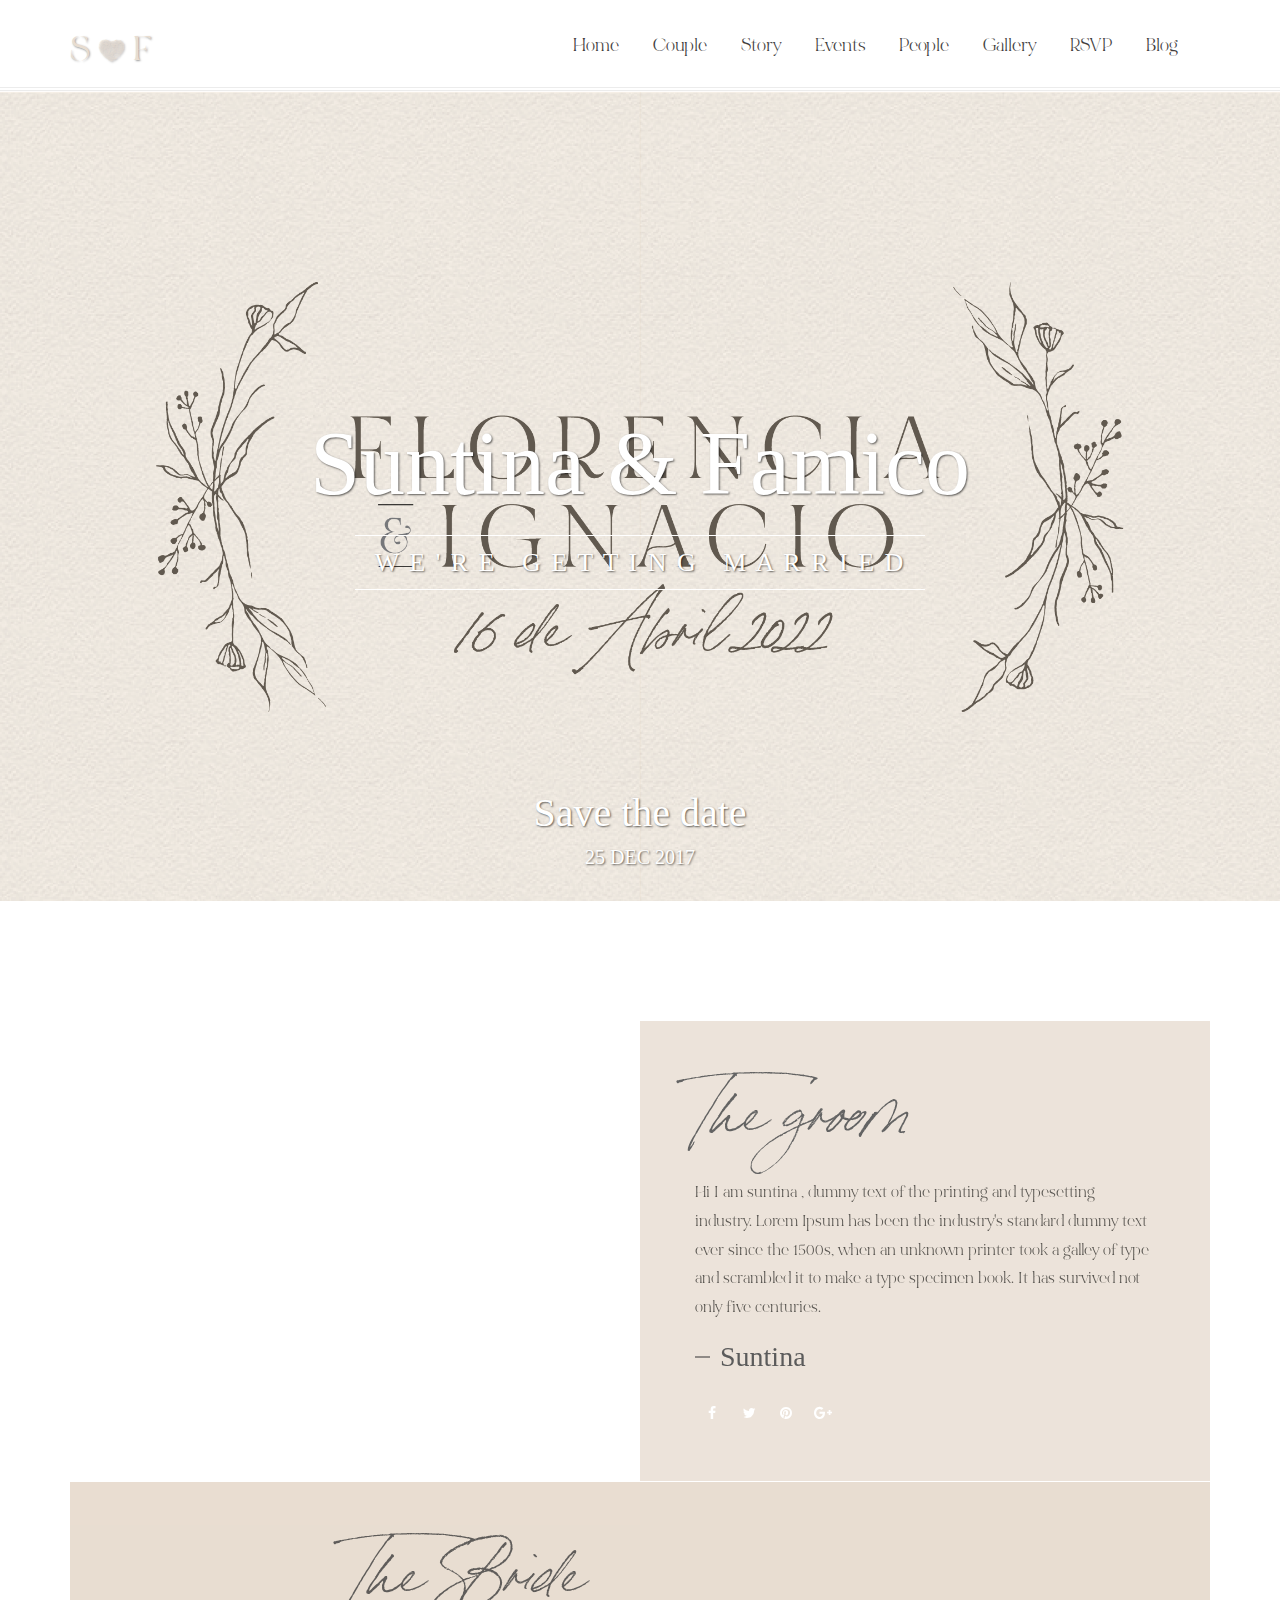
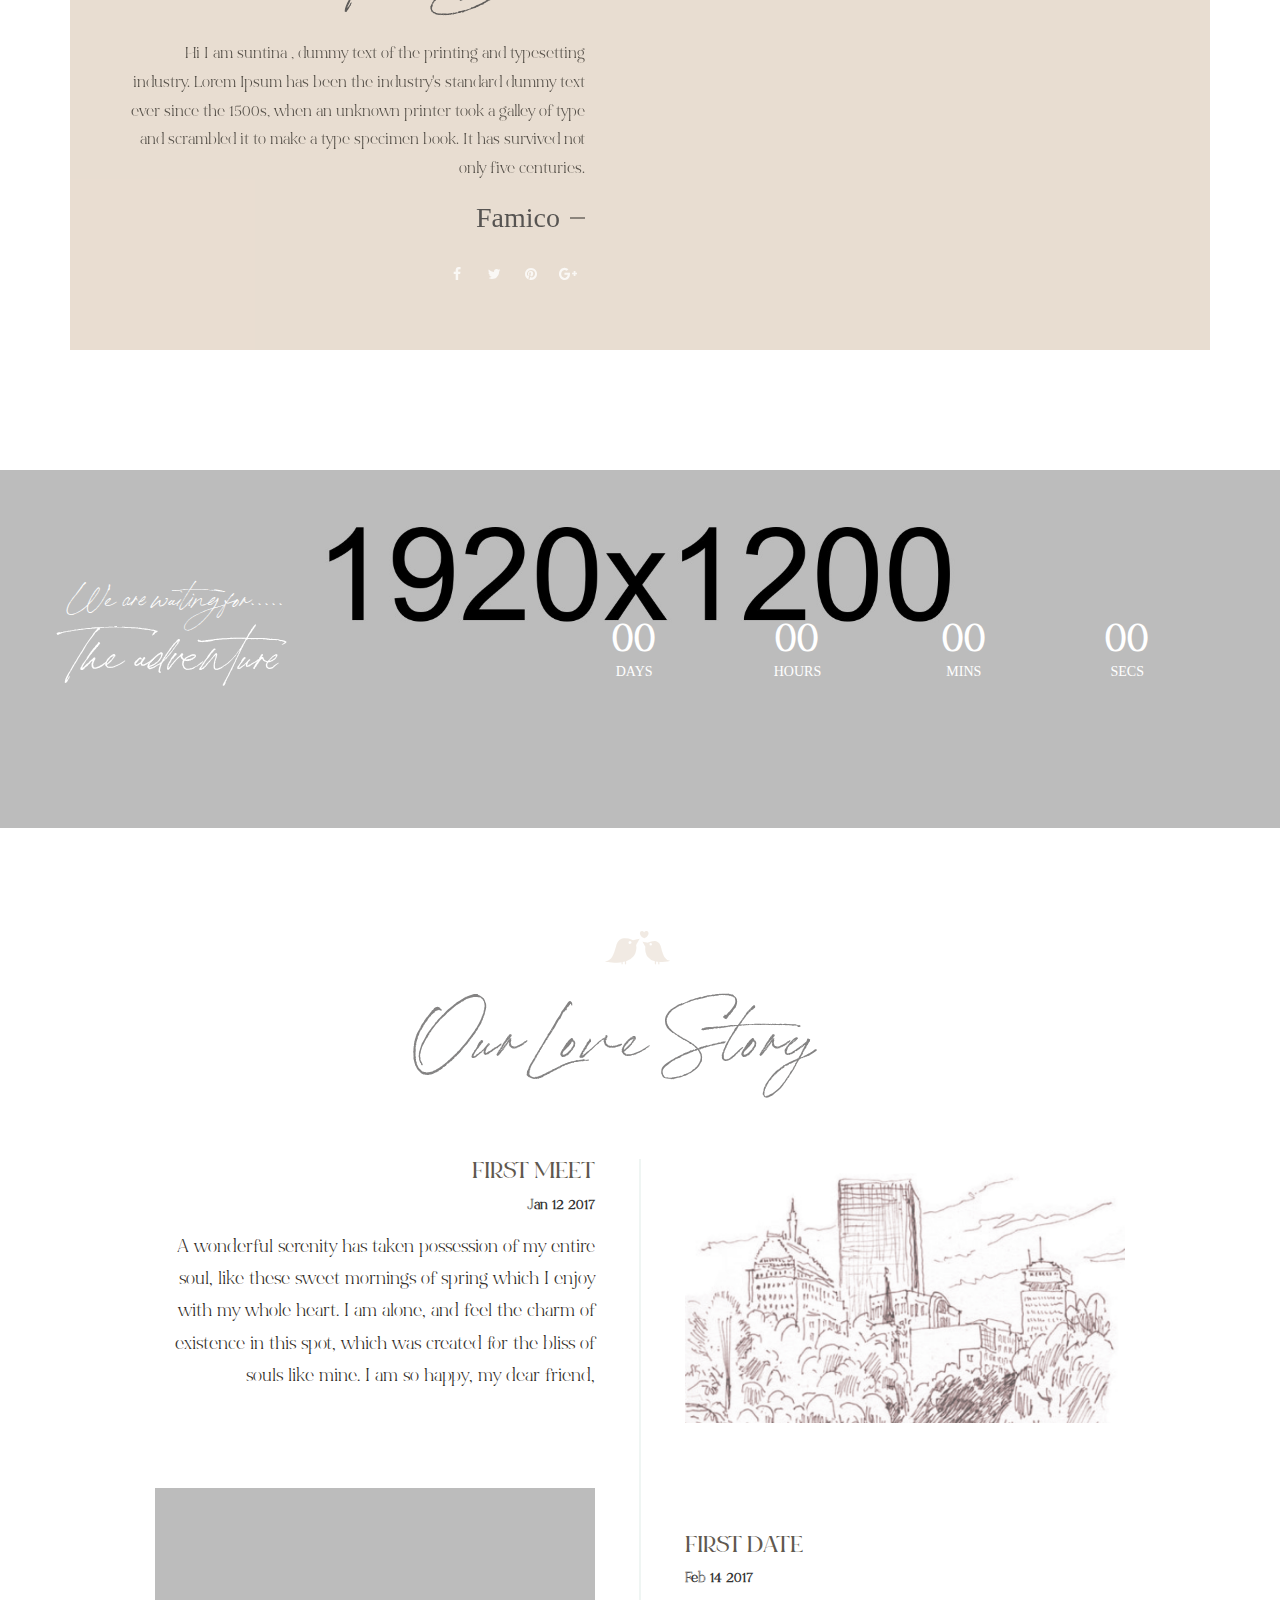
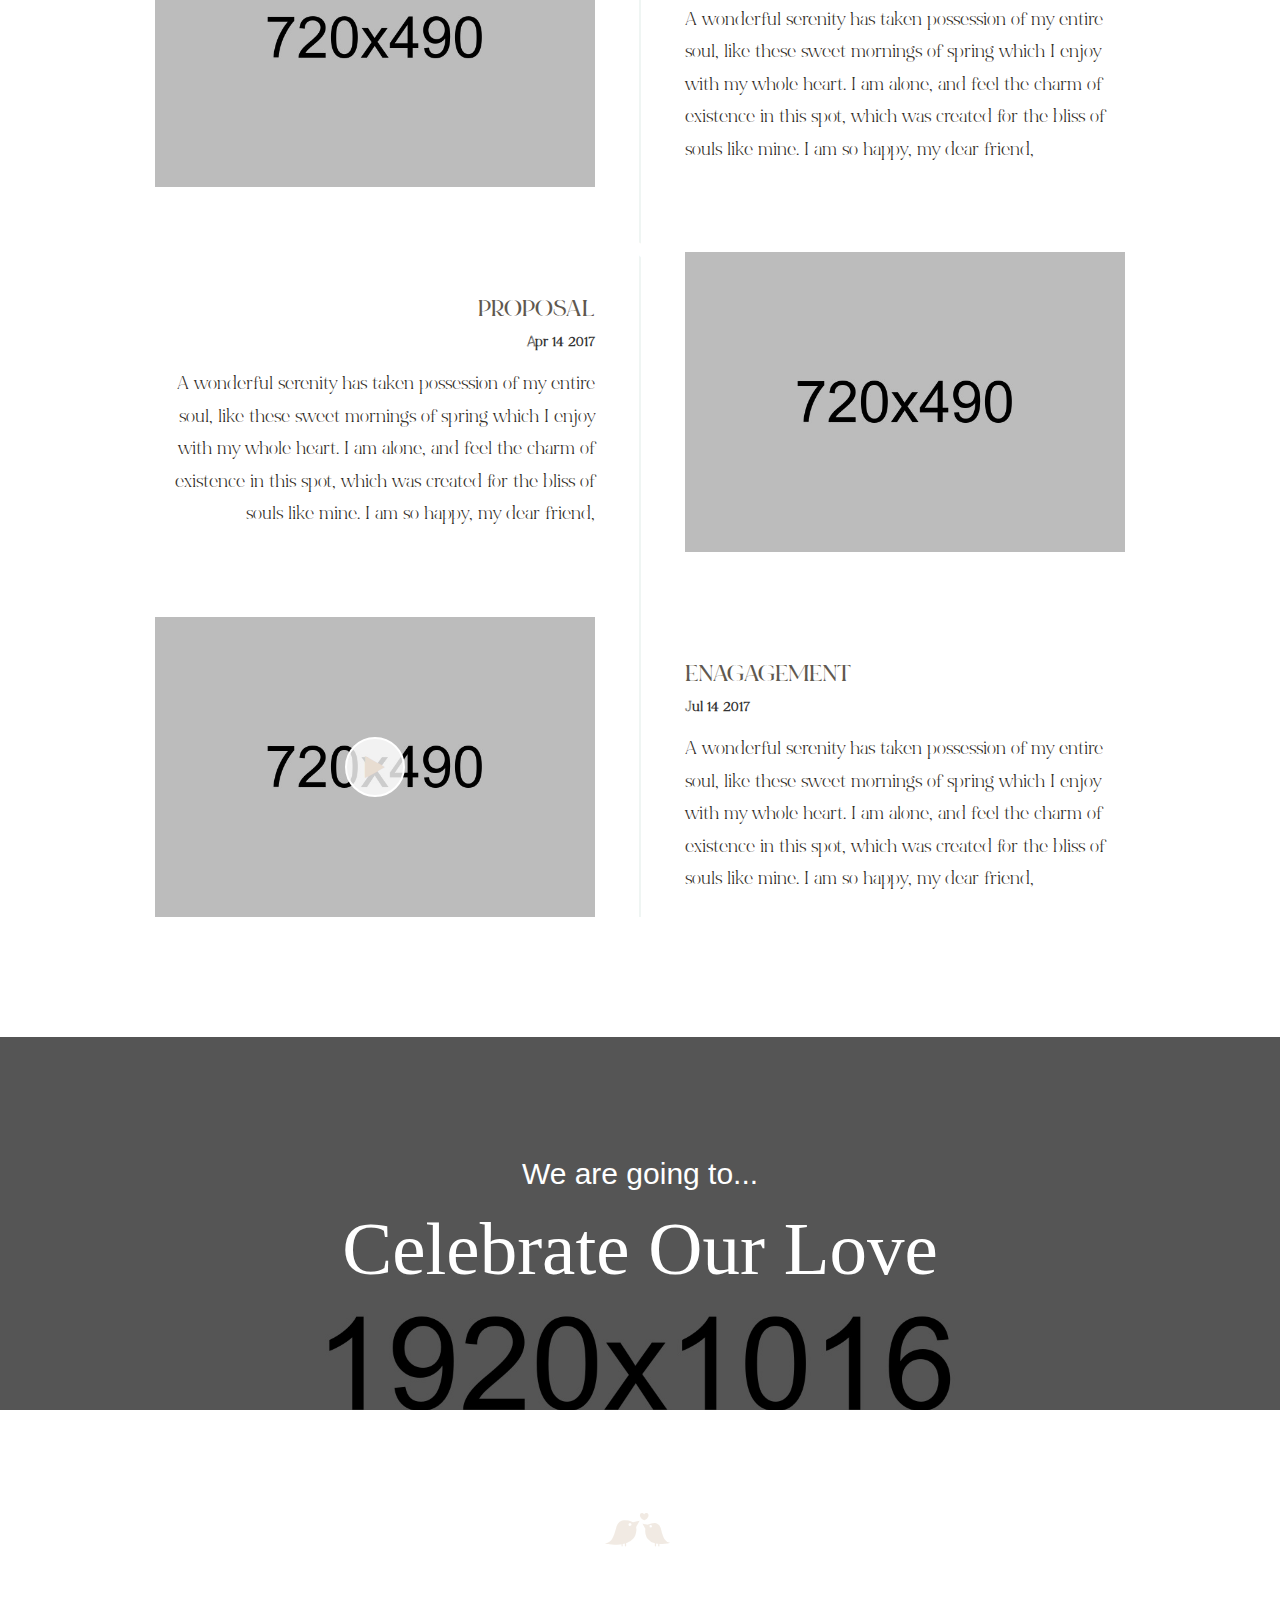
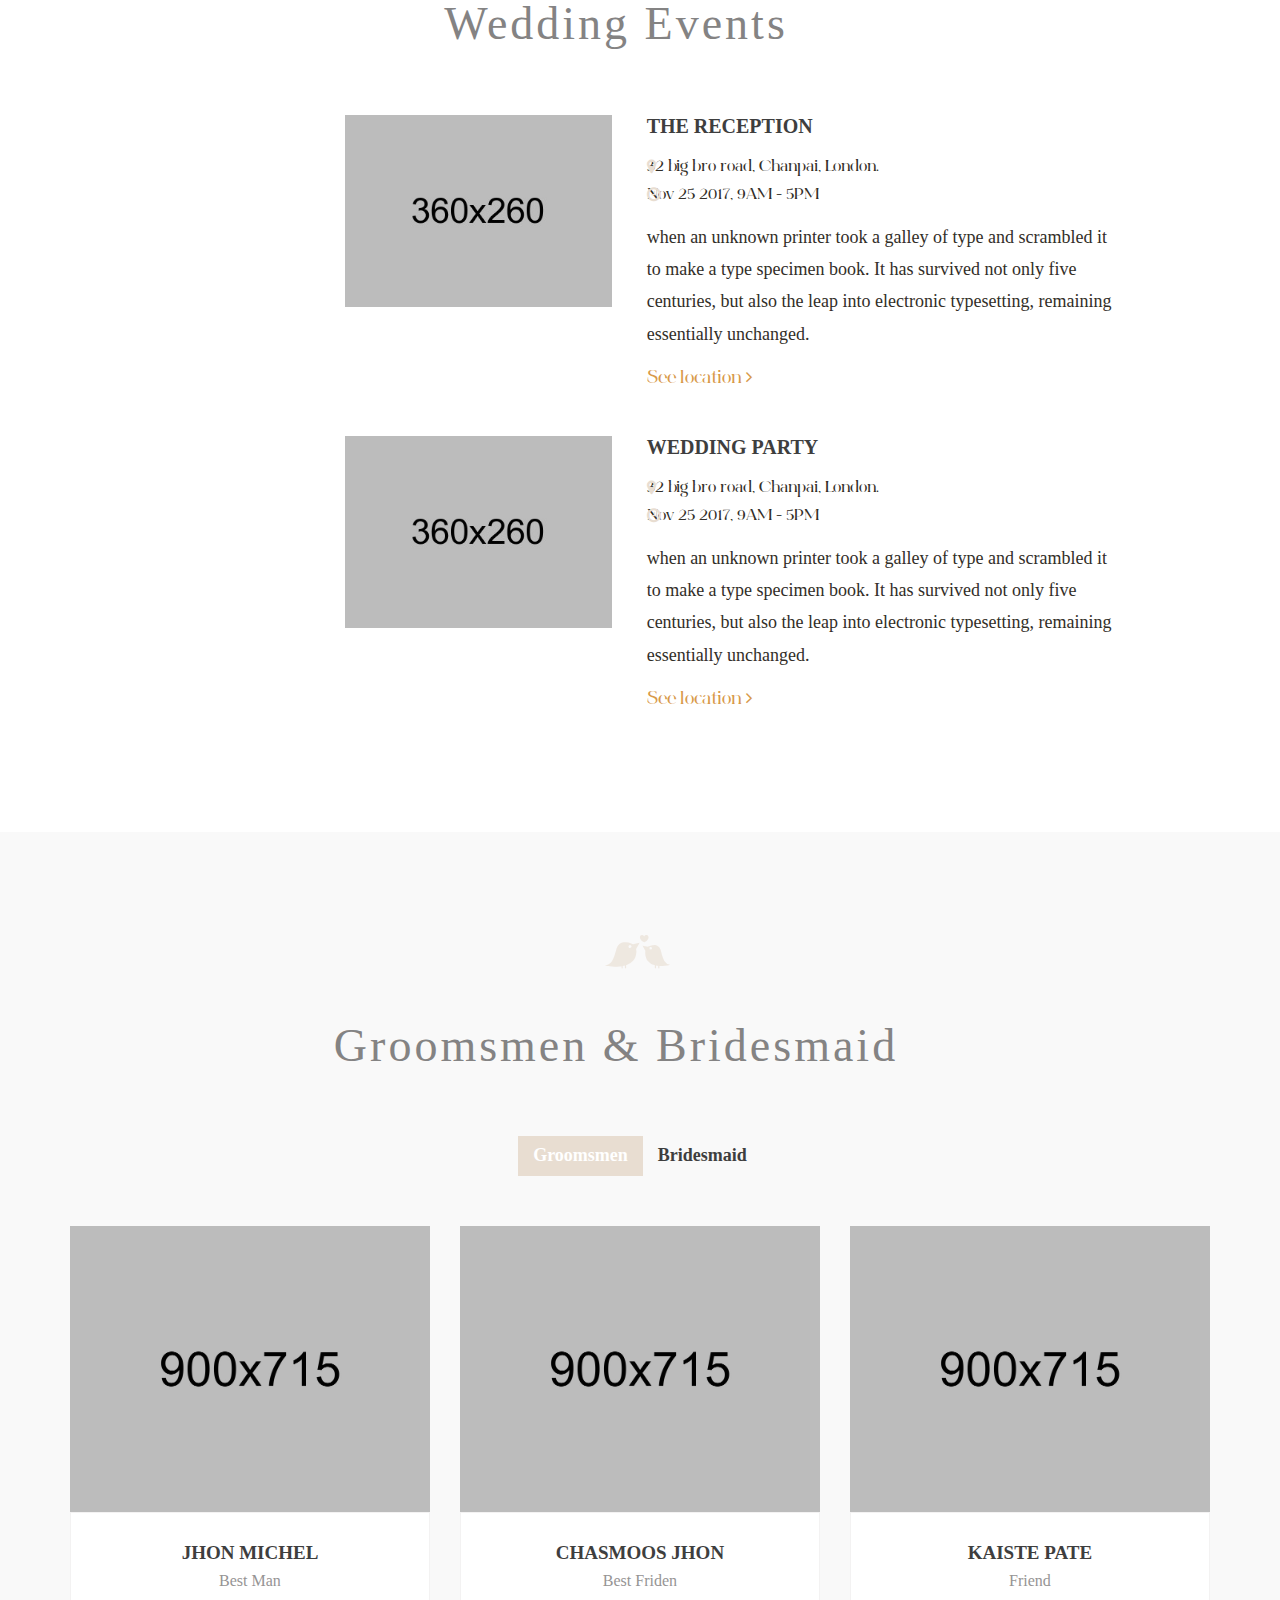
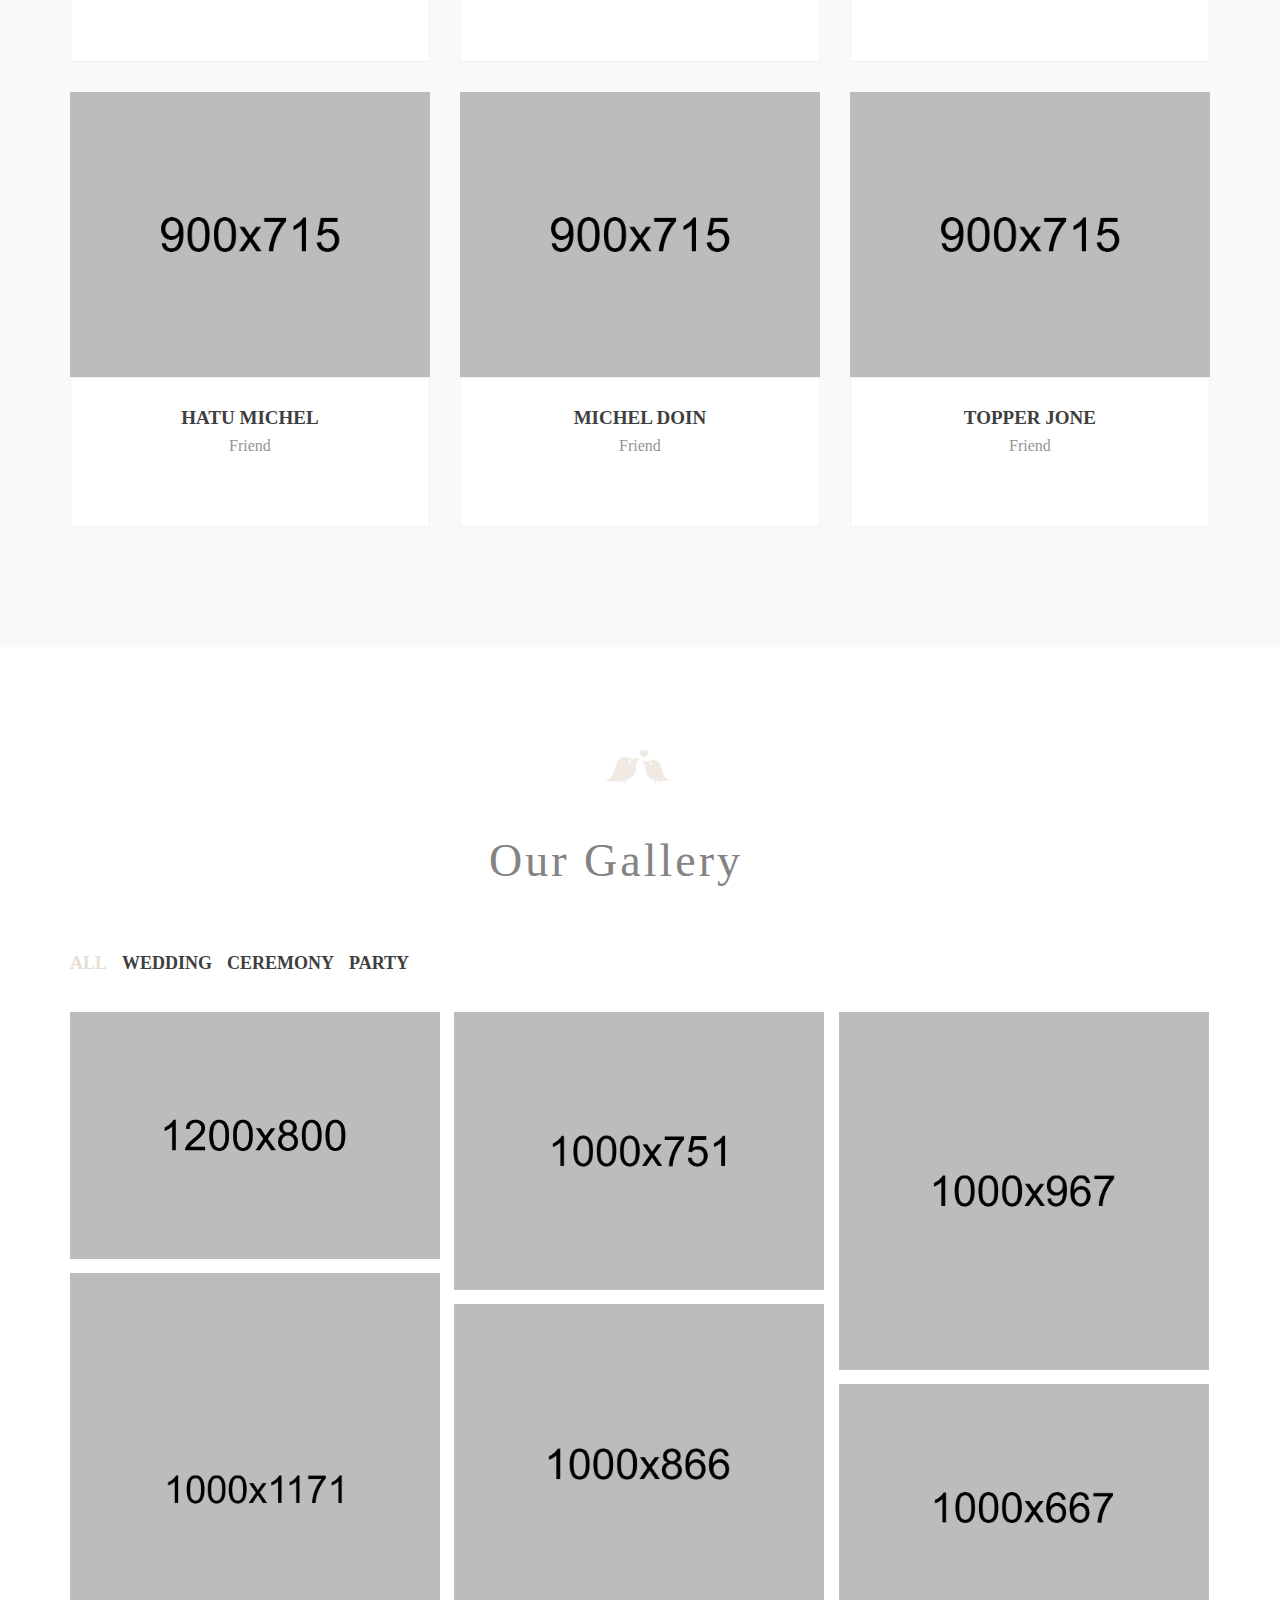
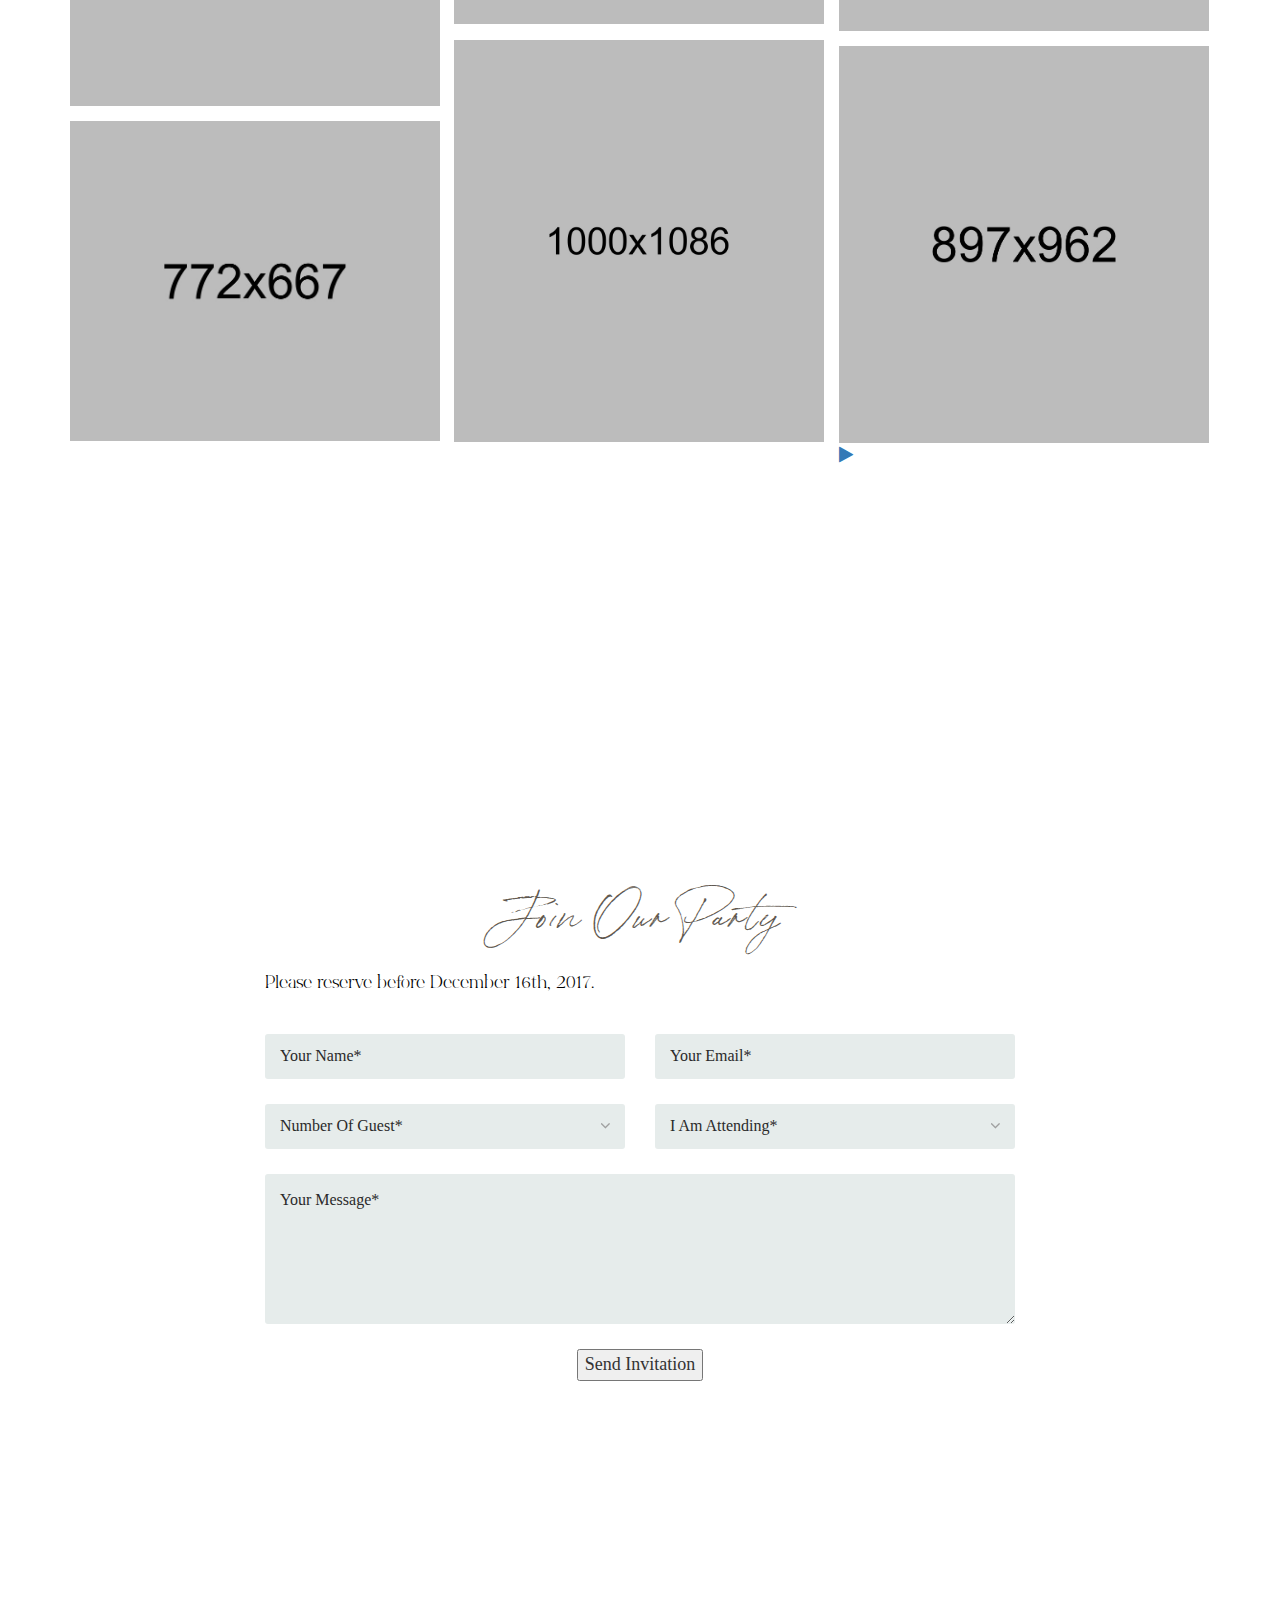
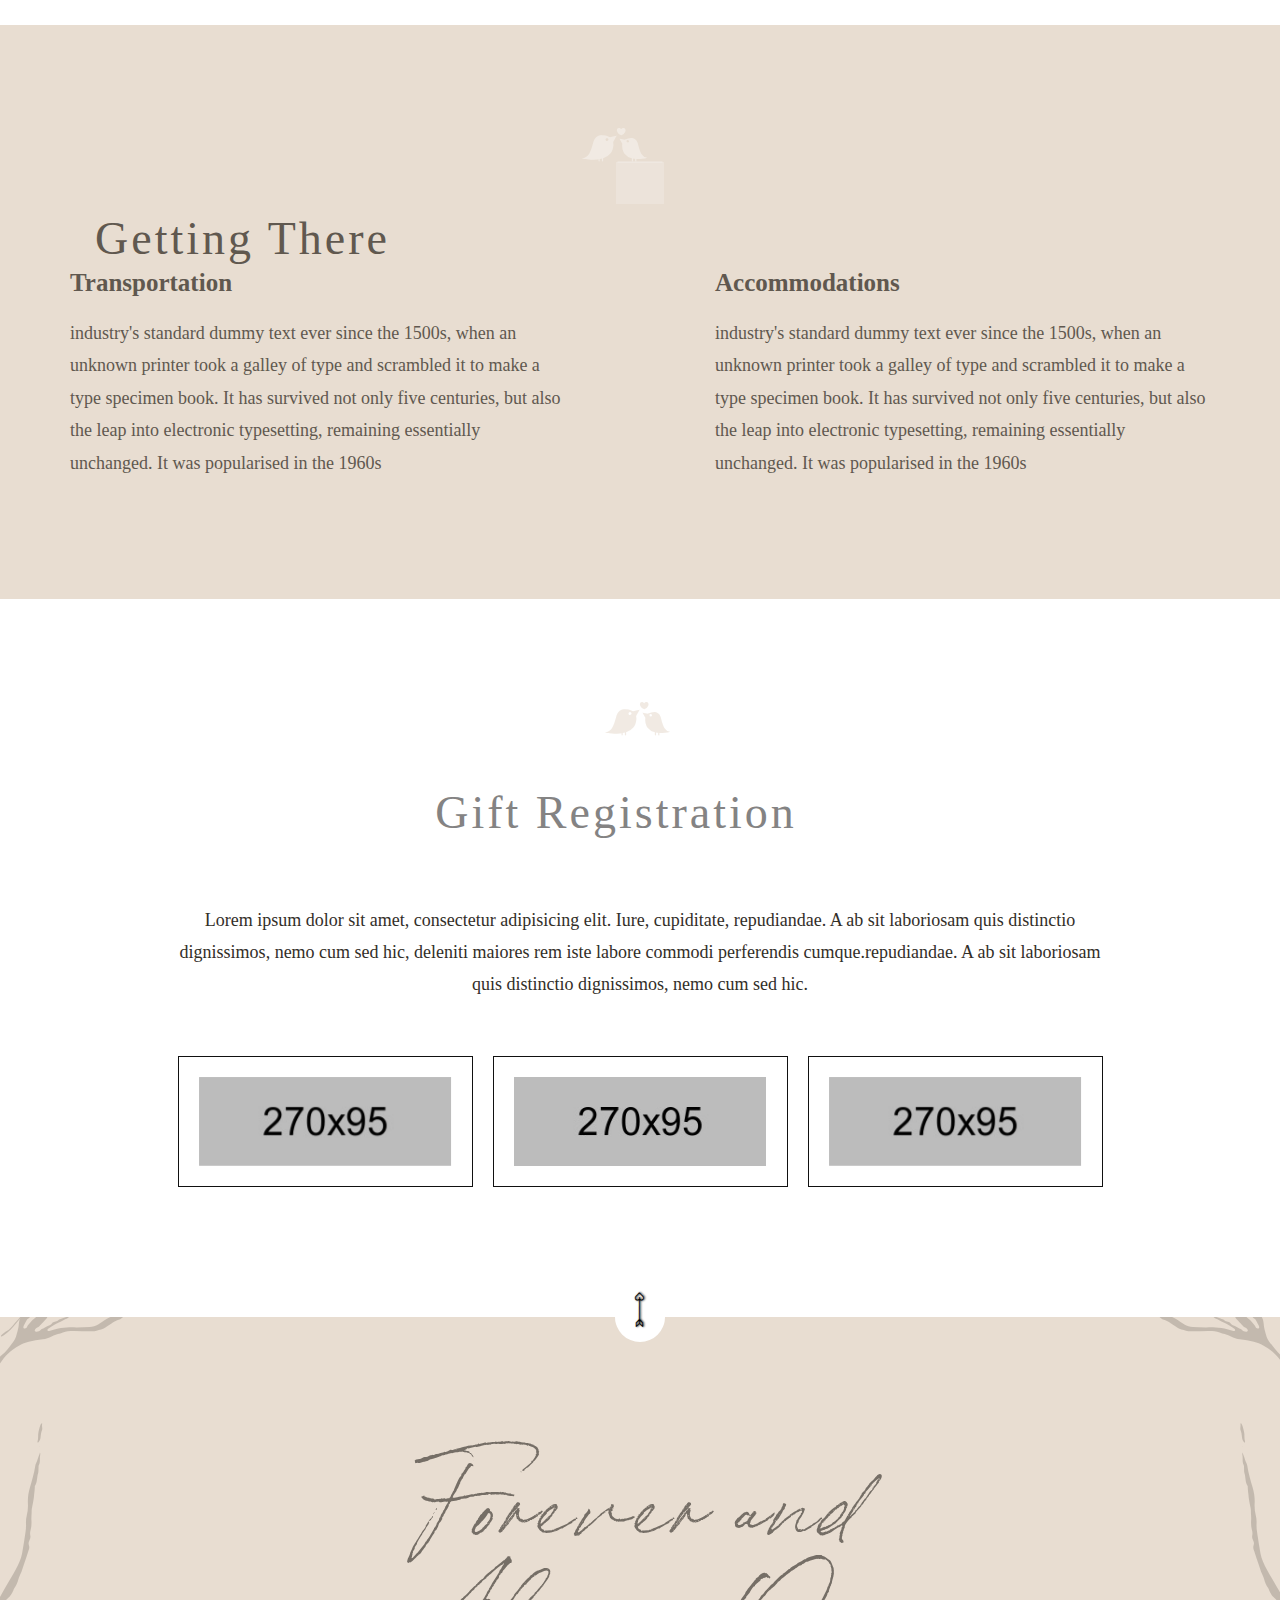
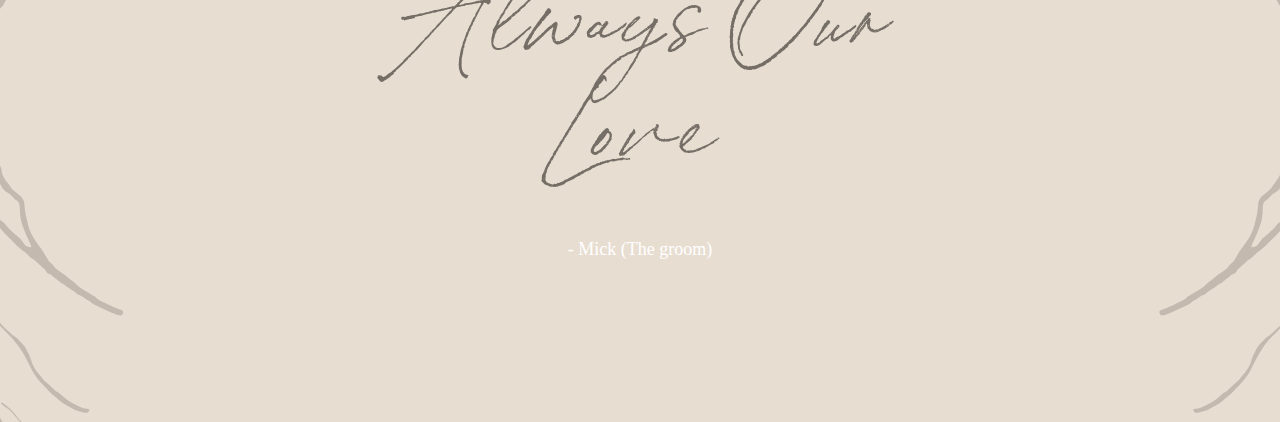
<file: index-11.html>
<!DOCTYPE html>
<html lang="en">
<head>
    <!-- Meta Tags -->
    <meta charset="utf-8">
    <meta http-equiv="X-UA-Compatible" content="IE=edge">
    <meta name="viewport" content="width=device-width, initial-scale=1">

    <!-- Page Title -->
    <title> Lovly Wedding - Responsive Wedding Template </title>

    <!-- Favicon and Touch Icons -->
    <link href="images/favicon/favicon.png" rel="shortcut icon" type="image/png">
    <link href="images/favicon/apple-touch-icon.png" rel="apple-touch-icon">
    <link href="images/favicon/apple-touch-icon-72x72.png" rel="apple-touch-icon" sizes="72x72">
    <link href="images/favicon/apple-touch-icon-114x114.png" rel="apple-touch-icon" sizes="114x114">
    <link href="images/favicon/apple-touch-icon-144x144.png" rel="apple-touch-icon" sizes="144x144">

    <!-- Icon fonts -->
    <link href="css/font-awesome.min.css" rel="stylesheet">
    <link href="css/flaticon.css" rel="stylesheet">

    <!-- Bootstrap core CSS -->
    <link href="css/bootstrap.min.css" rel="stylesheet">

    <!-- Plugins for this template -->
    <link href="css/animate.css" rel="stylesheet">
    <link href="css/owl.carousel.css" rel="stylesheet">
    <link href="css/owl.theme.css" rel="stylesheet">
    <link href="css/slick.css" rel="stylesheet">
    <link href="css/slick-theme.css" rel="stylesheet">
    <link href="css/owl.transitions.css" rel="stylesheet">
    <link href="css/jquery.fancybox.css" rel="stylesheet">
    <link href="css/magnific-popup.css" rel="stylesheet">

    <!-- Custom styles for this template -->
    <link href="css/style.css" rel="stylesheet">

    <!-- HTML5 shim and Respond.js for IE8 support of HTML5 elements and media queries -->
    <!--[if lt IE 9]>
    <script src="https://oss.maxcdn.com/html5shiv/3.7.3/html5shiv.min.js"></script>
    <script src="https://oss.maxcdn.com/respond/1.4.2/respond.min.js"></script>
    <![endif]-->

</head>

<body id="home">

    <!-- start page-wrapper -->
    <div class="page-wrapper">

        <!-- start preloader -->
        <div class="preloader">
            <div class="inner">
                <span class="icon"><i class="fi flaticon-two"></i></span>
            </div>
        </div>
        <!-- end preloader -->


        <!-- Start header -->
        <header id="header" class="site-header header-style-2">
            <nav class="navigation navbar navbar-default">
                <div class="container">
                    <div class="navbar-header">
                        <button type="button" class="open-btn">
                            <span class="sr-only">Toggle navigation</span>
                            <span class="icon-bar"></span>
                            <span class="icon-bar"></span>
                            <span class="icon-bar"></span>
                        </button>
                        <div class="couple-logo">
                            <h1><a href="#home">S <i class="fi flaticon-shape-1"></i> F</a></h1>
                        </div>
                    </div>
                    <div id="navbar" class="navbar-collapse collapse navbar-right navigation-holder">
                        <button class="close-navbar"><i class="fa fa-close"></i></button>
                        <ul class="nav navbar-nav">
                            <li><a href="#home">Home</a></li>
                            <li><a href="#couple">Couple</a></li>
                            <li><a href="#story">Story</a></li>
                            <li><a href="#events">Events</a></li>
                            <li><a href="#people">People</a></li>
                            <li><a href="#gallery">Gallery</a></li>
                            <li><a href="#rsvp">RSVP</a></li>
                            <li class="menu-item-has-children">
                                <a href="javascript:void(0);">Blog</a>
                                <ul class="sub-menu">
                                    <li><a href="blog.html">Blog</a></li>
                                    <li><a href="blog-details.html">Blog Details</a></li>
                                    <li class="menu-item-has-children">
                                        <a href="#Level3">Thidr level</a>
                                        <ul class="sub-menu">
                                            <li><a href="#">Level3</a></li>
                                            <li><a href="#">Level3</a></li>
                                            <li><a href="#">Level3</a></li>
                                        </ul>
                                    </li>
                                </ul>
                            </li>
                        </ul>
                    </div><!-- end of nav-collapse -->
                </div><!-- end of container -->
            </nav>
        </header>
        <!-- end of header -->


        <!-- start of hero -->
        <section class="hero">
            <div class="static-hero"></div>
            <div id="video-background" class="video-player" data-property="{videoURL:'https://www.youtube.com/watch?v=y6PH9u0wnww',containment:'.video-player',autoPlay:true, mute:true, startAt:0, opacity:1}"></div>

            <div class="wedding-announcement">
                <div class="couple-name-merried-text">
                    <h2 class="wow slideInUp" data-wow-duration="1s">Suntina &amp; Famico</h2>
                    <div class="married-text wow fadeIn" data-wow-delay="1s">
                        <h4 class="">
                        <span class=" wow fadeInUp" data-wow-delay="1.05s">W</span>
                        <span class=" wow fadeInUp" data-wow-delay="1.10s">e</span>
                        <span class=" wow fadeInUp" data-wow-delay="1.15s">'</span>
                        <span class=" wow fadeInUp" data-wow-delay="1.20s">r</span>
                        <span class=" wow fadeInUp" data-wow-delay="1.25s">e</span>
                        <span>&nbsp;</span>
                        <span class=" wow fadeInUp" data-wow-delay="1.30s">g</span>
                        <span class=" wow fadeInUp" data-wow-delay="1.35s">e</span>
                        <span class=" wow fadeInUp" data-wow-delay="1.40s">t</span>
                        <span class=" wow fadeInUp" data-wow-delay="1.45s">t</span>
                        <span class=" wow fadeInUp" data-wow-delay="1.50s">i</span>
                        <span class=" wow fadeInUp" data-wow-delay="1.55s">n</span>
                        <span class=" wow fadeInUp" data-wow-delay="1.60s">g</span>
                        <span>&nbsp;</span>
                        <span class=" wow fadeInUp" data-wow-delay="1.65s">m</span>
                        <span class=" wow fadeInUp" data-wow-delay="1.70s">a</span>
                        <span class=" wow fadeInUp" data-wow-delay="1.75s">r</span>
                        <span class=" wow fadeInUp" data-wow-delay="1.80s">r</span>
                        <span class=" wow fadeInUp" data-wow-delay="1.85s">i</span>
                        <span class=" wow fadeInUp" data-wow-delay="1.90s">e</span>
                        <span class=" wow fadeInUp" data-wow-delay="1.95s">d</span>

                        </h4>
                    </div>
                    <!-- <i class="fa fa-heart"></i> -->
                </div>

                <div class="save-the-date">
                    <h4>Save the date</h4>
                    <span class="date">25 DEC 2017</span>
                </div>
            </div>
        </section>
        <!-- end of hero slider -->


        <!-- start wedding-couple-section -->
        <section class="wedding-couple-section section-padding" id="couple">
            <div class="container">
                <div class="row">
                    <div class="col col-xs-12">
                        <div class="gb groom">
                            <div class="img-holder wow fadeInLeftSlow">
                                <img src="images/couple/img-1.jpg" alt>
                            </div>
                            <div class="details">
                                <div class="details-inner">
                                    <h3>The groom</h3>
                                    <p>Hi I am suntina , dummy text of the printing and typesetting industry. Lorem Ipsum has been the industry's standard dummy text ever since the 1500s, when an unknown printer took a galley of type and scrambled it to make a type specimen book. It has survived not only five centuries.</p>
                                    <span class="signature">Suntina</span>
                                    <ul class="social-links">
                                        <li><a href="#"><i class="fa fa-facebook"></i></a></li>
                                        <li><a href="#"><i class="fa fa-twitter"></i></a></li>
                                        <li><a href="#"><i class="fa fa-pinterest"></i></a></li>
                                        <li><a href="#"><i class="fa fa-google-plus"></i></a></li>
                                    </ul>
                                </div>
                            </div>
                        </div>
                        <div class="gb bride">
                            <div class="details">
                                <div class="details-inner">
                                    <h3>The Bride</h3>
                                    <p>Hi I am suntina , dummy text of the printing and typesetting industry. Lorem Ipsum has been the industry's standard dummy text ever since the 1500s, when an unknown printer took a galley of type and scrambled it to make a type specimen book. It has survived not only five centuries.</p>
                                    <span class="signature">Famico</span>
                                    <ul class="social-links">
                                        <li><a href="#"><i class="fa fa-facebook"></i></a></li>
                                        <li><a href="#"><i class="fa fa-twitter"></i></a></li>
                                        <li><a href="#"><i class="fa fa-pinterest"></i></a></li>
                                        <li><a href="#"><i class="fa fa-google-plus"></i></a></li>
                                    </ul>
                                </div>
                            </div>
                            <div class="img-holder wow fadeInRightSlow">
                                <img src="images/couple/img-2.jpg" alt>
                            </div>
                        </div>
                    </div>
                </div> <!-- end row -->
            </div> <!-- end container -->
        </section>
        <!-- end wedding-couple-section -->


        <!-- start count-down-section -->
        <section class="count-down-section section-padding parallax" data-bg-image="images/countdown-bg.jpg" data-speed="7">
            <div class="container">
                <div class="row">
                    <div class="col col-md-4">
                        <h2><span>We are waiting for.....</span> The adventure</h2>
                    </div>
                    <div class="col col-md-7 col-md-offset-1">
                        <div class="count-down-clock">
                            <div id="clock">

                            </div>
                        </div>
                    </div>
                </div> <!-- end row -->
            </div> <!-- end container -->
        </section>
        <!-- end count-down-section -->


        <!-- start story-section -->
        <section class="story-section section-padding" id="story">
            <div class="container">
                <div class="row">
                    <div class="col col-xs-12">
                        <div class="section-title">
                            <div class="vertical-line"><span><i class="fi flaticon-two"></i></span></div>
                            <h2>Our love story</h2>
                        </div>
                    </div>
                </div> <!-- end section-title -->

                <div class="row">
                    <div class="col col-xs-12">
                        <div class="story-timeline">
                            <div class="row">
                                <div class="col col-md-6">
                                    <div class="story-text right-align-text">
                                        <h3>First meet</h3>
                                        <span class="date">Jan 12 2017</span>
                                        <p>A wonderful serenity has taken possession of my entire soul, like these sweet mornings of spring which I enjoy with my whole heart. I am alone, and feel the charm of existence in this spot, which was created for the bliss of souls like mine. I am so happy, my dear friend, </p>
                                    </div>
                                </div>
                                <div class="col col-md-6">
                                    <div class="img-holder">
                                        <img src="images/story/img-1.jpg" alt class="img img-responsive">
                                    </div>
                                </div>
                            </div>
                            <div class="row">
                                <div class="col col-md-6">
                                    <div class="img-holder right-align-text story-slider">
                                        <img src="images/story/img-2.jpg" alt class="img img-responsive">
                                        <img src="images/story/img-3.jpg" alt class="img img-responsive">
                                    </div>
                                </div>
                                <div class="col col-md-6 text-holder">
                                    <span class="heart">
                                        <i class="fa fa-heart"></i>
                                    </span>
                                    <div class="story-text">
                                        <h3>First date</h3>
                                        <span class="date">Feb 14 2017</span>
                                        <p>A wonderful serenity has taken possession of my entire soul, like these sweet mornings of spring which I enjoy with my whole heart. I am alone, and feel the charm of existence in this spot, which was created for the bliss of souls like mine. I am so happy, my dear friend, </p>
                                    </div>
                                </div>
                            </div>
                            <div class="row">
                                <div class="col col-md-6 text-holder right-heart">
                                    <span class="heart">
                                        <i class="fa fa-heart"></i>
                                    </span>
                                    <div class="story-text right-align-text">
                                        <h3>Proposal</h3>
                                        <span class="date">Apr 14 2017</span>
                                        <p>A wonderful serenity has taken possession of my entire soul, like these sweet mornings of spring which I enjoy with my whole heart. I am alone, and feel the charm of existence in this spot, which was created for the bliss of souls like mine. I am so happy, my dear friend, </p>
                                    </div>
                                </div>
                                <div class="col col-md-6">
                                    <div class="img-holder right-align-text story-slider">
                                        <img src="images/story/img-7.jpg" alt class="img img-responsive">
                                        <img src="images/story/img-5.jpg" alt class="img img-responsive">
                                    </div>
                                </div>
                            </div>
                            <div class="row">
                                <div class="col col-md-6">
                                    <div class="img-holder video-holder">
                                        <img src="images/story/img-8.jpg" alt class="img img-responsive">
                                        <a href="https://www.youtube.com/embed/XSGBVzeBUbk?autoplay=1" data-type="iframe" class="video-play-btn">
                                            <i class="fa fa-play"></i>
                                        </a>
                                    </div>
                                </div>
                                <div class="col col-md-6 text-holder">
                                    <span class="heart">
                                        <i class="fa fa-heart"></i>
                                    </span>
                                    <div class="story-text">
                                        <h3>Enagagement</h3>
                                        <span class="date">Jul 14 2017</span>
                                        <p>A wonderful serenity has taken possession of my entire soul, like these sweet mornings of spring which I enjoy with my whole heart. I am alone, and feel the charm of existence in this spot, which was created for the bliss of souls like mine. I am so happy, my dear friend, </p>
                                    </div>
                                </div>
                            </div>
                        </div>
                    </div>
                </div> <!-- end row -->
            </div> <!-- end container -->
        </section>
        <!-- end story-section -->


        <!-- start cta -->
        <section class="cta section-padding parallax" data-bg-image="images/cta-bg.jpg" data-speed="7">
            <div class="container">
                <div class="row">
                    <div class="col col-xs-12">
                        <h2><span>We are going to...</span> Celebrate Our Love</h2>
                    </div>
                </div> <!-- end row -->
            </div> <!-- end container -->
        </section>
        <!-- end cta -->


        <!-- start events-section -->
        <section class="events-section section-padding" id="events">
            <div class="container">
                <div class="row">
                    <div class="col col-xs-12">
                        <div class="section-title">
                            <div class="vertical-line"><span><i class="fi flaticon-two"></i></span></div>
                            <h2>Wedding events</h2>
                        </div>
                    </div>
                </div> <!-- end section-title -->

                <div class="row">
                    <div class="col col-lg-10 col-lg-offset-1">
                        <div class="event">
                            <div class="img-holder">
                                <img src="images/events/img-1.jpg" alt class="img img-responsive">
                            </div>
                            <div class="details">
                                <h3>The reception</h3>
                                <ul>
                                    <li><i class="fa fa-map-marker"></i> 32 big bro road, Chanpai, London.</li>
                                    <li><i class="fa fa-clock-o"></i> Nov 25 2017, 9AM - 5PM</li>
                                </ul>
                                <p>when an unknown printer took a galley of type and scrambled it to make a type specimen book. It has survived not only five centuries, but also the leap into electronic typesetting, remaining essentially unchanged. </p>
                                <a class="see-location-btn popup-gmaps" href="https://www.google.com/maps/embed?pb=!1m18!1m12!1m3!1d25211.21212385712!2d144.95275648773628!3d-37.82748510398018!2m3!1f0!2f0!3f0!3m2!1i1024!2i768!4f13.1!3m3!1m2!1s0x6ad642af0f11fd81%3A0x5045675218ce7e0!2zTWVsYm91cm5lIFZJQyAzMDA0LCDgpoXgprjgp43gpp_gp43gprDgp4fgprLgpr_gpq_gprzgpr4!5e0!3m2!1sbn!2sbd!4v1503742051881">
                                    See location <i class="fa fa-angle-right"></i>
                                </a>
                            </div>
                        </div>
                        <div class="event">
                            <div class="img-holder">
                                <img src="images/events/img-2.jpg" alt class="img img-responsive">
                            </div>
                            <div class="details">
                                <h3>Wedding party</h3>
                                <ul>
                                    <li><i class="fa fa-map-marker"></i> 32 big bro road, Chanpai, London.</li>
                                    <li><i class="fa fa-clock-o"></i> Nov 25 2017, 9AM - 5PM</li>
                                </ul>
                                <p>when an unknown printer took a galley of type and scrambled it to make a type specimen book. It has survived not only five centuries, but also the leap into electronic typesetting, remaining essentially unchanged. </p>
                                <a class="see-location-btn popup-gmaps" href="https://www.google.com/maps/embed?pb=!1m18!1m12!1m3!1d3152.0160484383277!2d144.99053291585201!3d-37.81309307975254!2m3!1f0!2f0!3f0!3m2!1i1024!2i768!4f13.1!3m3!1m2!1s0x6ad642ef89a7e023%3A0xb1353055e38c1ab8!2sNew+York+Tomato+Cafe!5e0!3m2!1sbn!2sbd!4v1503743893919">
                                    See location <i class="fa fa-angle-right"></i>
                                </a>
                            </div>
                        </div>
                    </div>
                </div> <!-- end row -->
            </div> <!-- end container -->
        </section>
        <!-- end events-section -->


        <!-- start inportant-people-section -->
        <section class="inportant-people-section section-padding" id="people">
            <div class="container">
                <div class="row">
                    <div class="col col-xs-12">
                        <div class="section-title">
                            <div class="vertical-line"><span><i class="fi flaticon-two"></i></span></div>
                            <h2>Groomsmen &amp; Bridesmaid</h2>
                        </div>
                    </div>
                </div> <!-- end section-title -->

                <div class="row">
                    <div class="col col-xs-12">
                        <div class="inportant-people-content">
                            <div class="tablist">
                                <ul class="nav">
                                    <li class="active">
                                        <a href="#groomsmen" data-toggle="tab">Groomsmen</a>
                                    </li>
                                    <li>
                                        <a href="#bridesmaid" data-toggle="tab">Bridesmaid</a>
                                    </li>
                                </ul>
                            </div>

                            <div class="tab-content">
                                <div class="tab-pane fade in active grid-wrapper" id="groomsmen">
                                    <div class="grid">
                                        <div class="img-holder">
                                            <a href="images/groomsmen/img-1.jpg" class="popup-image">
                                                <img src="images/groomsmen/img-1.jpg" alt class="img img-responsive">
                                            </a>
                                        </div>
                                        <div class="details">
                                            <h3>Jhon Michel</h3>
                                            <span>Best man</span>
                                            <ul class="social-links">
                                                <li><a href="#"><i class="fa fa-facebook"></i></a></li>
                                                <li><a href="#"><i class="fa fa-twitter"></i></a></li>
                                                <li><a href="#"><i class="fa fa-pinterest"></i></a></li>
                                                <li><a href="#"><i class="fa fa-vimeo"></i></a></li>
                                            </ul>
                                        </div>
                                    </div>
                                    <div class="grid">
                                        <div class="img-holder">
                                            <a href="images/groomsmen/img-2.jpg" class="popup-image">
                                                <img src="images/groomsmen/img-2.jpg" alt class="img img-responsive">
                                            </a>
                                        </div>
                                        <div class="details">
                                            <h3>Chasmoos jhon</h3>
                                            <span>Best friden</span>
                                            <ul class="social-links">
                                                <li><a href="#"><i class="fa fa-facebook"></i></a></li>
                                                <li><a href="#"><i class="fa fa-twitter"></i></a></li>
                                                <li><a href="#"><i class="fa fa-pinterest"></i></a></li>
                                                <li><a href="#"><i class="fa fa-vimeo"></i></a></li>
                                            </ul>
                                        </div>
                                    </div>
                                    <div class="grid">
                                        <div class="img-holder">
                                            <a href="images/groomsmen/img-3.jpg" class="popup-image">
                                                <img src="images/groomsmen/img-3.jpg" alt class="img img-responsive">
                                            </a>
                                        </div>
                                        <div class="details">
                                            <h3>Kaiste pate</h3>
                                            <span>Friend</span>
                                            <ul class="social-links">
                                                <li><a href="#"><i class="fa fa-facebook"></i></a></li>
                                                <li><a href="#"><i class="fa fa-twitter"></i></a></li>
                                                <li><a href="#"><i class="fa fa-pinterest"></i></a></li>
                                                <li><a href="#"><i class="fa fa-vimeo"></i></a></li>
                                            </ul>
                                        </div>
                                    </div>
                                    <div class="grid">
                                        <div class="img-holder">
                                            <a href="images/groomsmen/img-4.jpg" class="popup-image">
                                                <img src="images/groomsmen/img-4.jpg" alt class="img img-responsive">
                                            </a>
                                        </div>
                                        <div class="details">
                                            <h3>Hatu Michel</h3>
                                            <span>Friend</span>
                                            <ul class="social-links">
                                                <li><a href="#"><i class="fa fa-facebook"></i></a></li>
                                                <li><a href="#"><i class="fa fa-twitter"></i></a></li>
                                                <li><a href="#"><i class="fa fa-pinterest"></i></a></li>
                                                <li><a href="#"><i class="fa fa-vimeo"></i></a></li>
                                            </ul>
                                        </div>
                                    </div>
                                    <div class="grid">
                                        <div class="img-holder">
                                            <a href="images/groomsmen/img-5.jpg" class="popup-image">
                                                <img src="images/groomsmen/img-5.jpg" alt class="img img-responsive">
                                            </a>
                                        </div>
                                        <div class="details">
                                            <h3>Michel doin</h3>
                                            <span>Friend</span>
                                            <ul class="social-links">
                                                <li><a href="#"><i class="fa fa-facebook"></i></a></li>
                                                <li><a href="#"><i class="fa fa-twitter"></i></a></li>
                                                <li><a href="#"><i class="fa fa-pinterest"></i></a></li>
                                                <li><a href="#"><i class="fa fa-vimeo"></i></a></li>
                                            </ul>
                                        </div>
                                    </div>
                                    <div class="grid">
                                        <div class="img-holder">
                                            <a href="images/groomsmen/img-6.jpg" class="popup-image">
                                                <img src="images/groomsmen/img-6.jpg" alt class="img img-responsive">
                                            </a>
                                        </div>
                                        <div class="details">
                                            <h3>Topper jone</h3>
                                            <span>Friend</span>
                                            <ul class="social-links">
                                                <li><a href="#"><i class="fa fa-facebook"></i></a></li>
                                                <li><a href="#"><i class="fa fa-twitter"></i></a></li>
                                                <li><a href="#"><i class="fa fa-pinterest"></i></a></li>
                                                <li><a href="#"><i class="fa fa-vimeo"></i></a></li>
                                            </ul>
                                        </div>
                                    </div>
                                </div>

                                <div class="tab-pane fade grid-wrapper" id="bridesmaid">
                                    <div class="grid">
                                        <div class="img-holder">
                                            <a href="images/bridesmaid/img-1.jpg" class="popup-image">
                                                <img src="images/bridesmaid/img-1.jpg" alt class="img img-responsive">
                                            </a>
                                        </div>
                                        <div class="details">
                                            <h3>Rachel Li</h3>
                                            <span>Made of honor</span>
                                            <ul class="social-links">
                                                <li><a href="#"><i class="fa fa-facebook"></i></a></li>
                                                <li><a href="#"><i class="fa fa-twitter"></i></a></li>
                                                <li><a href="#"><i class="fa fa-pinterest"></i></a></li>
                                                <li><a href="#"><i class="fa fa-vimeo"></i></a></li>
                                            </ul>
                                        </div>
                                    </div>
                                    <div class="grid">
                                        <div class="img-holder">
                                            <a href="images/bridesmaid/img-2.jpg" class="popup-image">
                                                <img src="images/bridesmaid/img-2.jpg" alt class="img img-responsive">
                                            </a>
                                        </div>
                                        <div class="details">
                                            <h3>Male Vign</h3>
                                            <span>Best friend</span>
                                            <ul class="social-links">
                                                <li><a href="#"><i class="fa fa-facebook"></i></a></li>
                                                <li><a href="#"><i class="fa fa-twitter"></i></a></li>
                                                <li><a href="#"><i class="fa fa-pinterest"></i></a></li>
                                                <li><a href="#"><i class="fa fa-vimeo"></i></a></li>
                                            </ul>
                                        </div>
                                    </div>
                                    <div class="grid">
                                        <div class="img-holder">
                                            <a href="images/bridesmaid/img-3.jpg" class="popup-image">
                                                <img src="images/bridesmaid/img-3.jpg" alt class="img img-responsive">
                                            </a>
                                        </div>
                                        <div class="details">
                                            <h3>Jonny Mich</h3>
                                            <span>Friend</span>
                                            <ul class="social-links">
                                                <li><a href="#"><i class="fa fa-facebook"></i></a></li>
                                                <li><a href="#"><i class="fa fa-twitter"></i></a></li>
                                                <li><a href="#"><i class="fa fa-pinterest"></i></a></li>
                                                <li><a href="#"><i class="fa fa-vimeo"></i></a></li>
                                            </ul>
                                        </div>
                                    </div>
                                    <div class="grid">
                                        <div class="img-holder">
                                            <a href="images/bridesmaid/img-4.jpg" class="popup-image">
                                                <img src="images/bridesmaid/img-4.jpg" alt class="img img-responsive">
                                            </a>
                                        </div>
                                        <div class="details">
                                            <h3>Brodd Wid</h3>
                                            <span>Friend</span>
                                            <ul class="social-links">
                                                <li><a href="#"><i class="fa fa-facebook"></i></a></li>
                                                <li><a href="#"><i class="fa fa-twitter"></i></a></li>
                                                <li><a href="#"><i class="fa fa-pinterest"></i></a></li>
                                                <li><a href="#"><i class="fa fa-vimeo"></i></a></li>
                                            </ul>
                                        </div>
                                    </div>
                                    <div class="grid">
                                        <div class="img-holder">
                                            <a href="images/bridesmaid/img-5.jpg" class="popup-image">
                                                <img src="images/bridesmaid/img-5.jpg" alt class="img img-responsive">
                                            </a>
                                        </div>
                                        <div class="details">
                                            <h3>Nokshal bedi</h3>
                                            <span>Friend</span>
                                            <ul class="social-links">
                                                <li><a href="#"><i class="fa fa-facebook"></i></a></li>
                                                <li><a href="#"><i class="fa fa-twitter"></i></a></li>
                                                <li><a href="#"><i class="fa fa-pinterest"></i></a></li>
                                                <li><a href="#"><i class="fa fa-vimeo"></i></a></li>
                                            </ul>
                                        </div>
                                    </div>
                                    <div class="grid">
                                        <div class="img-holder">
                                            <a href="images/bridesmaid/img-6.jpg" class="popup-image">
                                                <img src="images/bridesmaid/img-6.jpg" alt class="img img-responsive">
                                            </a>
                                        </div>
                                        <div class="details">
                                            <h3>Holly Fie</h3>
                                            <span>Friend</span>
                                            <ul class="social-links">
                                                <li><a href="#"><i class="fa fa-facebook"></i></a></li>
                                                <li><a href="#"><i class="fa fa-twitter"></i></a></li>
                                                <li><a href="#"><i class="fa fa-pinterest"></i></a></li>
                                                <li><a href="#"><i class="fa fa-vimeo"></i></a></li>
                                            </ul>
                                        </div>
                                    </div>
                                </div>
                            </div>
                        </div>
                    </div>
                </div> <!-- end row -->
            </div> <!-- end container -->
        </section>
        <!-- end inportant-people-section -->


        <!-- start gallery-section -->
        <section class="gallery-section section-padding" id="gallery">
            <div class="container">
                <div class="row">
                    <div class="col col-xs-12">
                        <div class="section-title">
                            <div class="vertical-line"><span><i class="fi flaticon-two"></i></span></div>
                            <h2>Our gallery</h2>
                        </div>
                    </div>
                </div> <!-- end section-title -->

                <div class="row">
                    <div class="col col-xs-12 sortable-gallery">
                        <div class="gallery-filters">
                            <ul>
                                <li><a data-filter="*" href="#" class="current">All</a></li>
                                <li><a data-filter=".wedding" href="#">Wedding</a></li>
                                <li><a data-filter=".ceremony" href="#">Ceremony</a></li>
                                <li><a data-filter=".party" href="#">Party</a></li>
                            </ul>
                        </div>

                        <div class="gallery-container gallery-fancybox masonry-gallery">
                            <div class="grid wedding">
                                <a href="images/gallery/img-1.jpg" class="fancybox" data-fancybox-group="gall-1">
                                    <img src="images/gallery/img-1.jpg" alt class="img img-responsive">
                                </a>
                            </div>
                            <div class="grid wedding ceremony">
                                <a href="images/gallery/img-2.jpg" class="fancybox" data-fancybox-group="gall-1">
                                    <img src="images/gallery/img-2.jpg" alt class="img img-responsive">
                                </a>
                            </div>
                            <div class="grid ceremony eudcation">
                                <a href="images/gallery/img-3.jpg" class="fancybox" data-fancybox-group="gall-1">
                                    <img src="images/gallery/img-3.jpg" alt class="img img-responsive">
                                </a>
                            </div>
                            <div class="grid wedding party">
                                <a href="images/gallery/img-4.jpg" class="fancybox" data-fancybox-group="gall-1">
                                    <img src="images/gallery/img-4.jpg" alt class="img img-responsive">
                                </a>
                            </div>
                            <div class="grid ceremony">
                                <a href="images/gallery/img-5.jpg" class="fancybox" data-fancybox-group="gall-1">
                                    <img src="images/gallery/img-5.jpg" alt class="img img-responsive">
                                </a>
                            </div>
                            <div class="grid party">
                                <a href="images/gallery/img-6.jpg" class="fancybox" data-fancybox-group="gall-1">
                                    <img src="images/gallery/img-6.jpg" alt class="img img-responsive">
                                </a>
                            </div>
                            <div class="grid wedding">
                                <a href="images/gallery/img-7.jpg" class="fancybox" data-fancybox-group="gall-1">
                                    <img src="images/gallery/img-7.jpg" alt class="img img-responsive">
                                </a>
                            </div>
                            <div class="grid ceremony">
                               <!--  <a href="images/gallery/img-8.jpg" class="fancybox" data-fancybox-group="gall-1">
                                    <img src="images/gallery/img-8.jpg" alt class="img img-responsive">
                                </a> -->
                                <a href="https://www.youtube.com/embed/XSGBVzeBUbk?autoplay=1" data-type="iframe" class="video-play-btn">
                                    <img src="images/gallery/img-8.jpg" alt class="img img-responsive">
                                    <i class="fa fa-play"></i>
                                </a>

                            </div>
                            <div class="grid ceremony">
                                <a href="images/gallery/img-9.jpg" class="fancybox" data-fancybox-group="gall-1">
                                    <img src="images/gallery/img-9.jpg" alt class="img img-responsive">
                                </a>
                            </div>
                        </div>
                    </div>
                </div> <!-- end row -->
            </div> <!-- end container -->
        </section>
        <!-- end gallery-section -->


        <!-- start rsvp-section -->
        <section class="rsvp-section section-padding parallax" data-bg-image="images/rsvp-bg.jpg" data-speed="7" id="rsvp">
            <div class="container">
                <div class="row">
                    <div class="col col-xs-12">
                        <div class="section-title-white">
                            <div class="vertical-line"><span><i class="fi flaticon-two"></i></span></div>
                            <h2>Join our party</h2>
                        </div>
                    </div>
                </div> <!-- end section-title -->

                <div class="row content">
                    <div class="col col-lg-8 col-lg-offset-2 col-md-10 col-md-offset-1">
                        <p>Please reserve before December 16th, 2017.</p>
                        <form id="rsvp-form" class="form validate-rsvp-form row" method="post">
                            <div class="col col-sm-6">
                                <input type="text" name="name" class="form-control" placeholder="Your Name*">
                            </div>
                            <div class="col col-sm-6">
                                <input type="email" name="email" class="form-control" placeholder="Your Email*">
                            </div>
                            <div class="col col-sm-6">
                                <select class="form-control" name="guest" >
                                    <option disabled selected>Number Of Guest*</option>
                                    <option>1</option>
                                    <option>2</option>
                                    <option>3</option>
                                    <option>4</option>
                                </select>
                            </div>
                            <div class="col col-sm-6">
                                <select class="form-control" name="events" >
                                    <option disabled selected>I Am Attending*</option>
                                    <option>Al events</option>
                                    <option>Wedding ceremony</option>
                                    <option>Reception party</option>
                                </select>
                            </div>
                            <div class="col col-sm-12">
                                <textarea class="form-control" name="notes" placeholder="Your Message*"></textarea>
                            </div>
                            <div class="col col-sm-12 submit-btn">
                                <button type="submit" class="submit">Send Invitation</button>
                                <span id="loader"><i class="fa fa-refresh fa-spin fa-3x fa-fw"></i></span>
                            </div>
                            <div class="col col-md-12 success-error-message">
                                <div id="success">Thank you</div>
                                <div id="error"> Error occurred while sending email. Please try again later. </div>
                            </div>
                        </form>
                    </div>
                </div> <!-- end row -->
            </div> <!-- end container -->
        </section>
        <!-- end rsvp-section -->


        <!-- start getting-there-section -->
        <section class="getting-there-section section-padding">
            <div class="container">
                <div class="row">
                    <div class="col col-xs-12">
                        <div class="section-title-white">
                            <div class="vertical-line"><span><i class="fi flaticon-two"></i></span></div>
                            <h2>Getting there</h2>
                        </div>
                    </div>
                </div> <!-- end section-title -->

                <div class="row content">
                    <div class="col col-md-6">
                        <h3>Transportation</h3>
                        <p> industry's standard dummy text ever since the 1500s, when an unknown printer took a galley of type and scrambled it to make a type specimen book. It has survived not only five centuries, but also the leap into electronic typesetting, remaining essentially unchanged. It was popularised in the 1960s</p>
                    </div>
                    <div class="col col-md-6">
                        <h3>Accommodations</h3>
                        <p> industry's standard dummy text ever since the 1500s, when an unknown printer took a galley of type and scrambled it to make a type specimen book. It has survived not only five centuries, but also the leap into electronic typesetting, remaining essentially unchanged. It was popularised in the 1960s</p>
                    </div>
                </div> <!-- end row -->
            </div> <!-- end container -->
        </section>
        <!-- end getting-there-section -->


        <!-- start gift-registration-section -->
        <section class="gift-registration-section section-padding">
            <div class="container">
                <div class="row">
                    <div class="col col-xs-12">
                        <div class="section-title">
                            <div class="vertical-line"><span><i class="fi flaticon-two"></i></span></div>
                            <h2>Gift registration</h2>
                        </div>
                    </div>
                </div> <!-- end section-title -->

                <div class="row content">
                    <div class="col col-lg-10 col-lg-offset-1">
                        <p>Lorem ipsum dolor sit amet, consectetur adipisicing elit. Iure, cupiditate, repudiandae. A ab sit laboriosam quis distinctio dignissimos, nemo cum sed hic, deleniti maiores rem iste labore commodi perferendis cumque.repudiandae. A ab sit laboriosam quis distinctio dignissimos, nemo cum sed hic.</p>

                        <div class="gif-registration-slider">
                            <div class="register">
                                <img src="images/gift/img-1.jpg" alt class="img img-responsive">
                            </div>
                            <div class="register">
                                <img src="images/gift/img-2.jpg" alt class="img img-responsive">
                            </div>
                            <div class="register">
                                <img src="images/gift/img-3.jpg" alt class="img img-responsive">
                            </div>
                            <div class="register">
                                <img src="images/gift/img-1.jpg" alt class="img img-responsive">
                            </div>
                            <div class="register">
                                <img src="images/gift/img-2.jpg" alt class="img img-responsive">
                            </div>
                        </div>
                    </div>
                </div> <!-- end row -->
            </div> <!-- end container -->
        </section>
        <!-- end gift-registration-section -->


        <!-- start footer -->
        <footer class="site-footer">
            <div class="back-to-top">
                <a href="#" class="back-to-top-btn"><span><i class="fi flaticon-cupid"></i></span></a>
            </div>
            <div class="container">
                <div class="row">
                    <div class="col col-xs-12">
                        <h2>Forever and Always Our Love</h2>
                        <span>- Mick (The groom)</span>
                    </div>
                </div> <!-- end row -->
            </div> <!-- end container -->
        </footer>
        <!-- end footer -->

    </div>
    <!-- end of page-wrapper -->



    <!-- All JavaScript files
    ================================================== -->
    <script src="js/jquery.min.js"></script>
    <script src="js/bootstrap.min.js"></script>

    <!-- Plugins for this template -->
    <script src="js/jquery-plugin-collection.js"></script>
    <script src="js/jquery.mb.YTPlayer.src.js"></script>

    <!-- Custom script for this template -->
    <script src="js/script.js"></script>
</body>
</html>
</file>
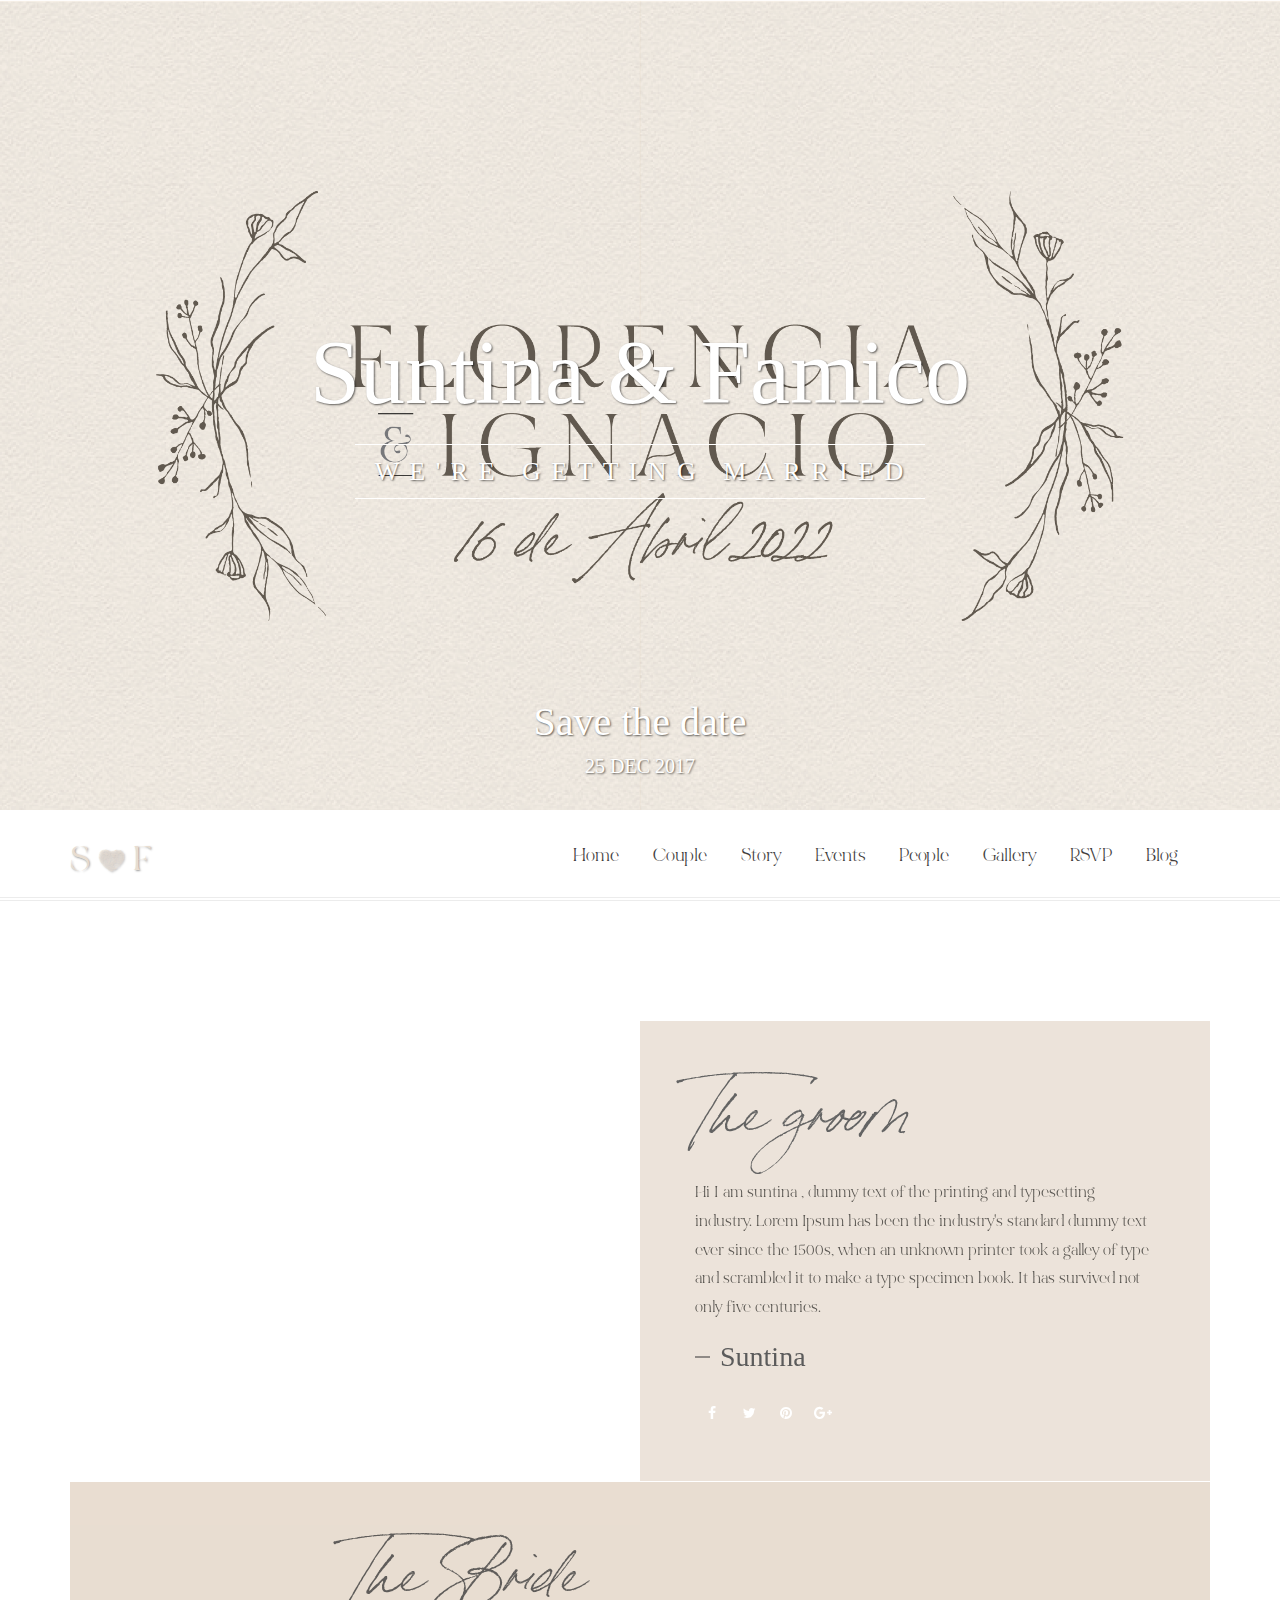
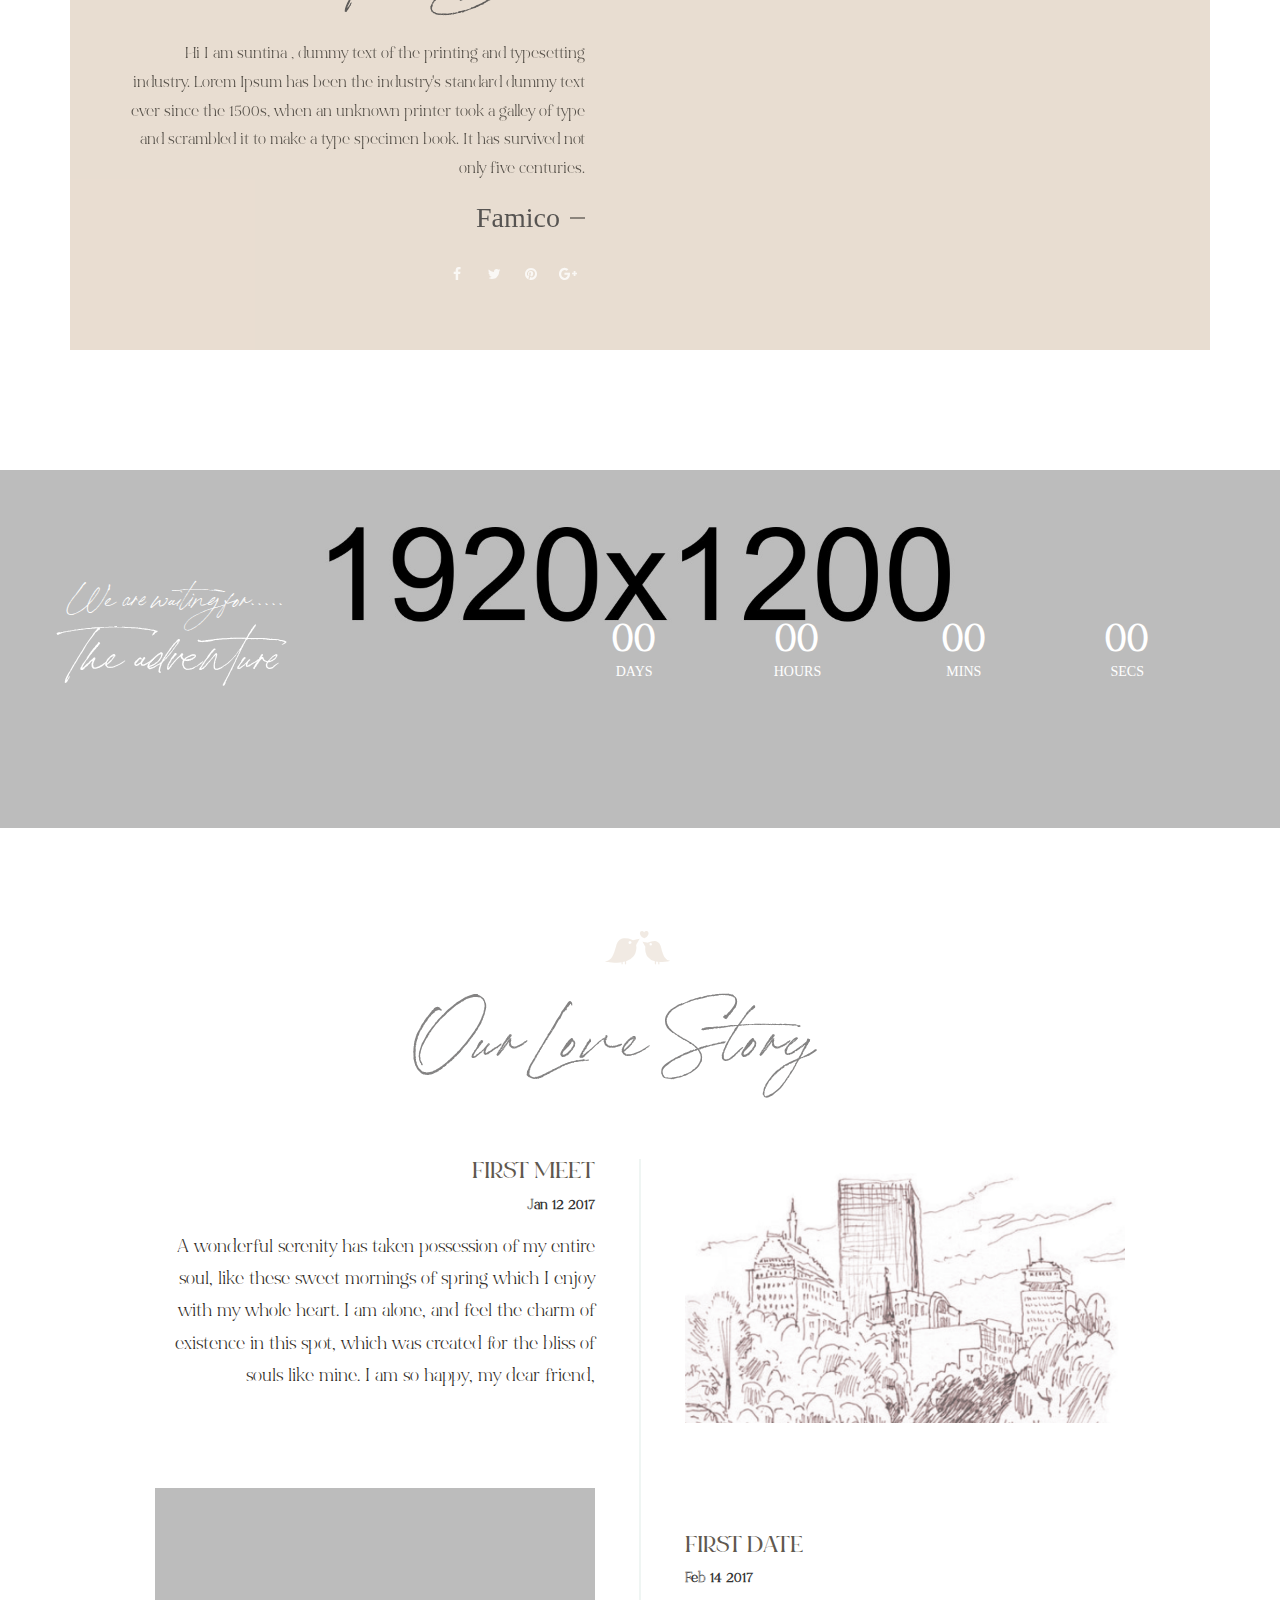
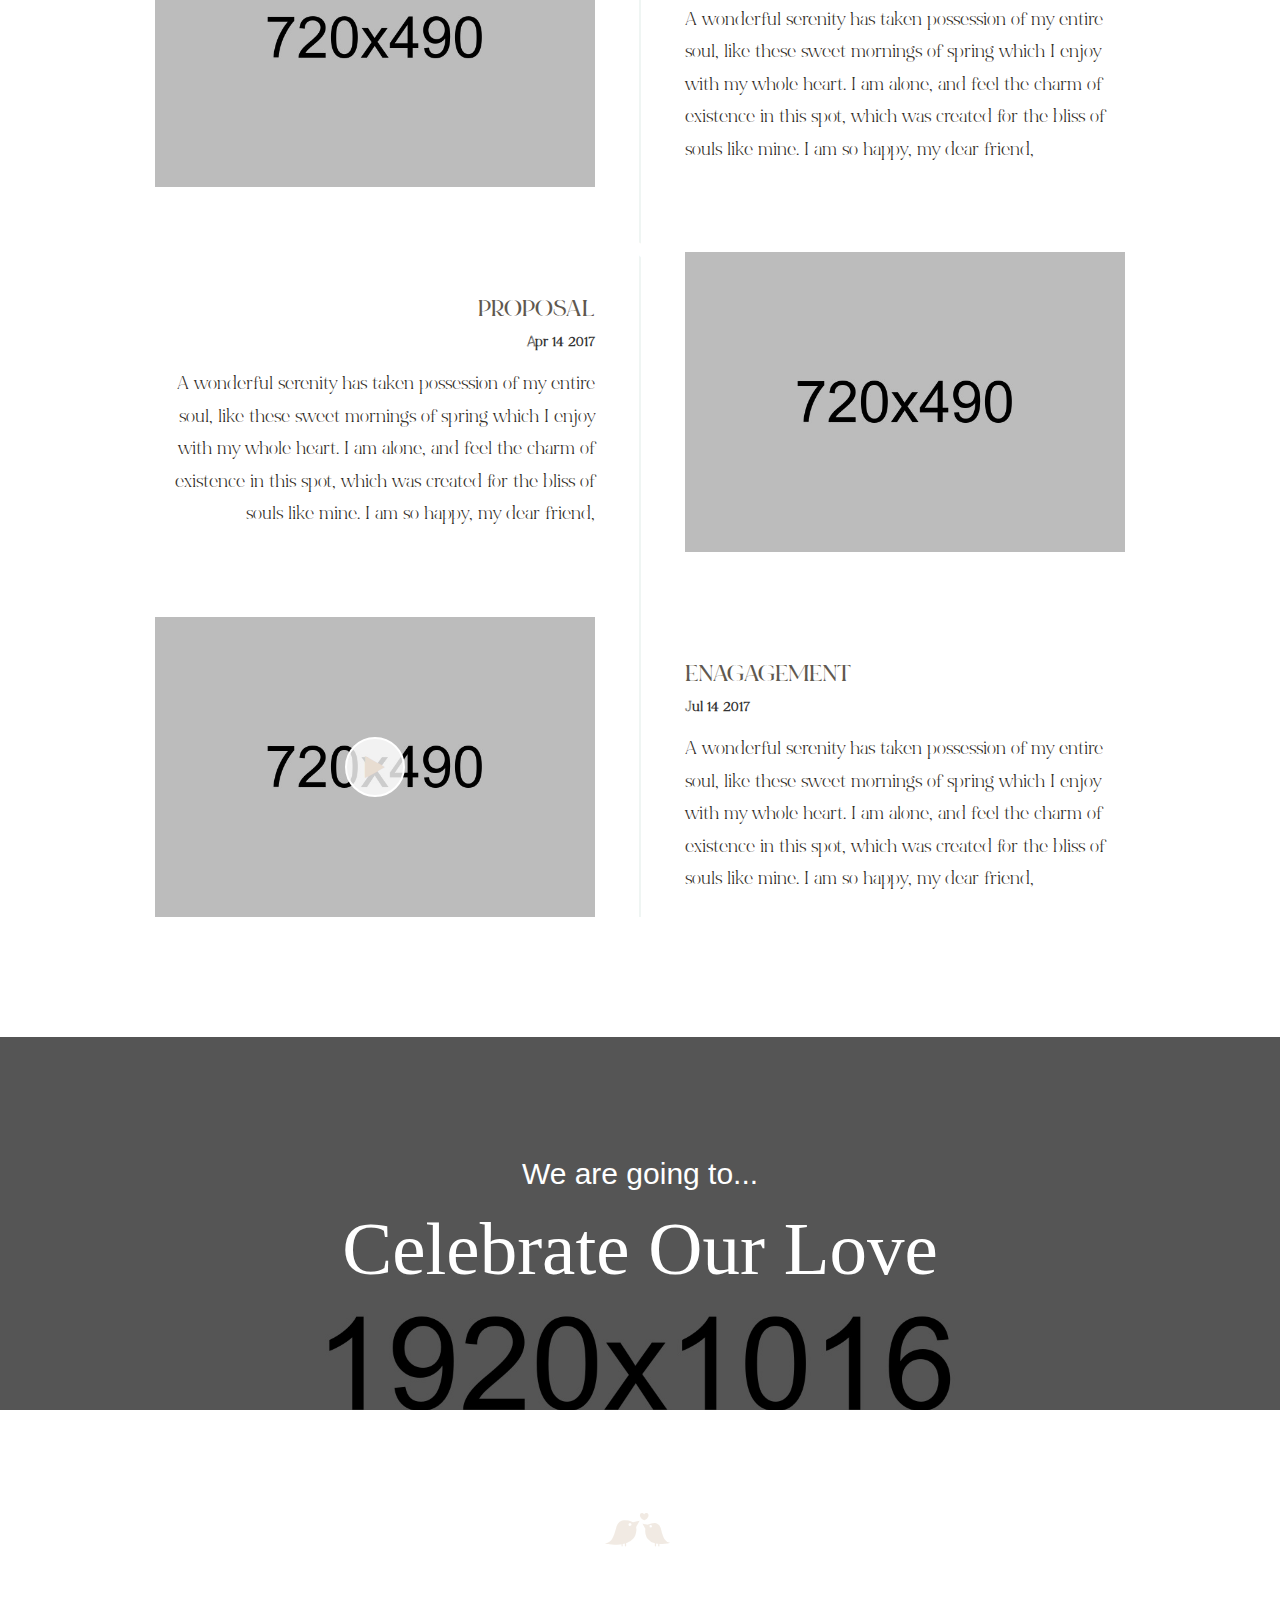
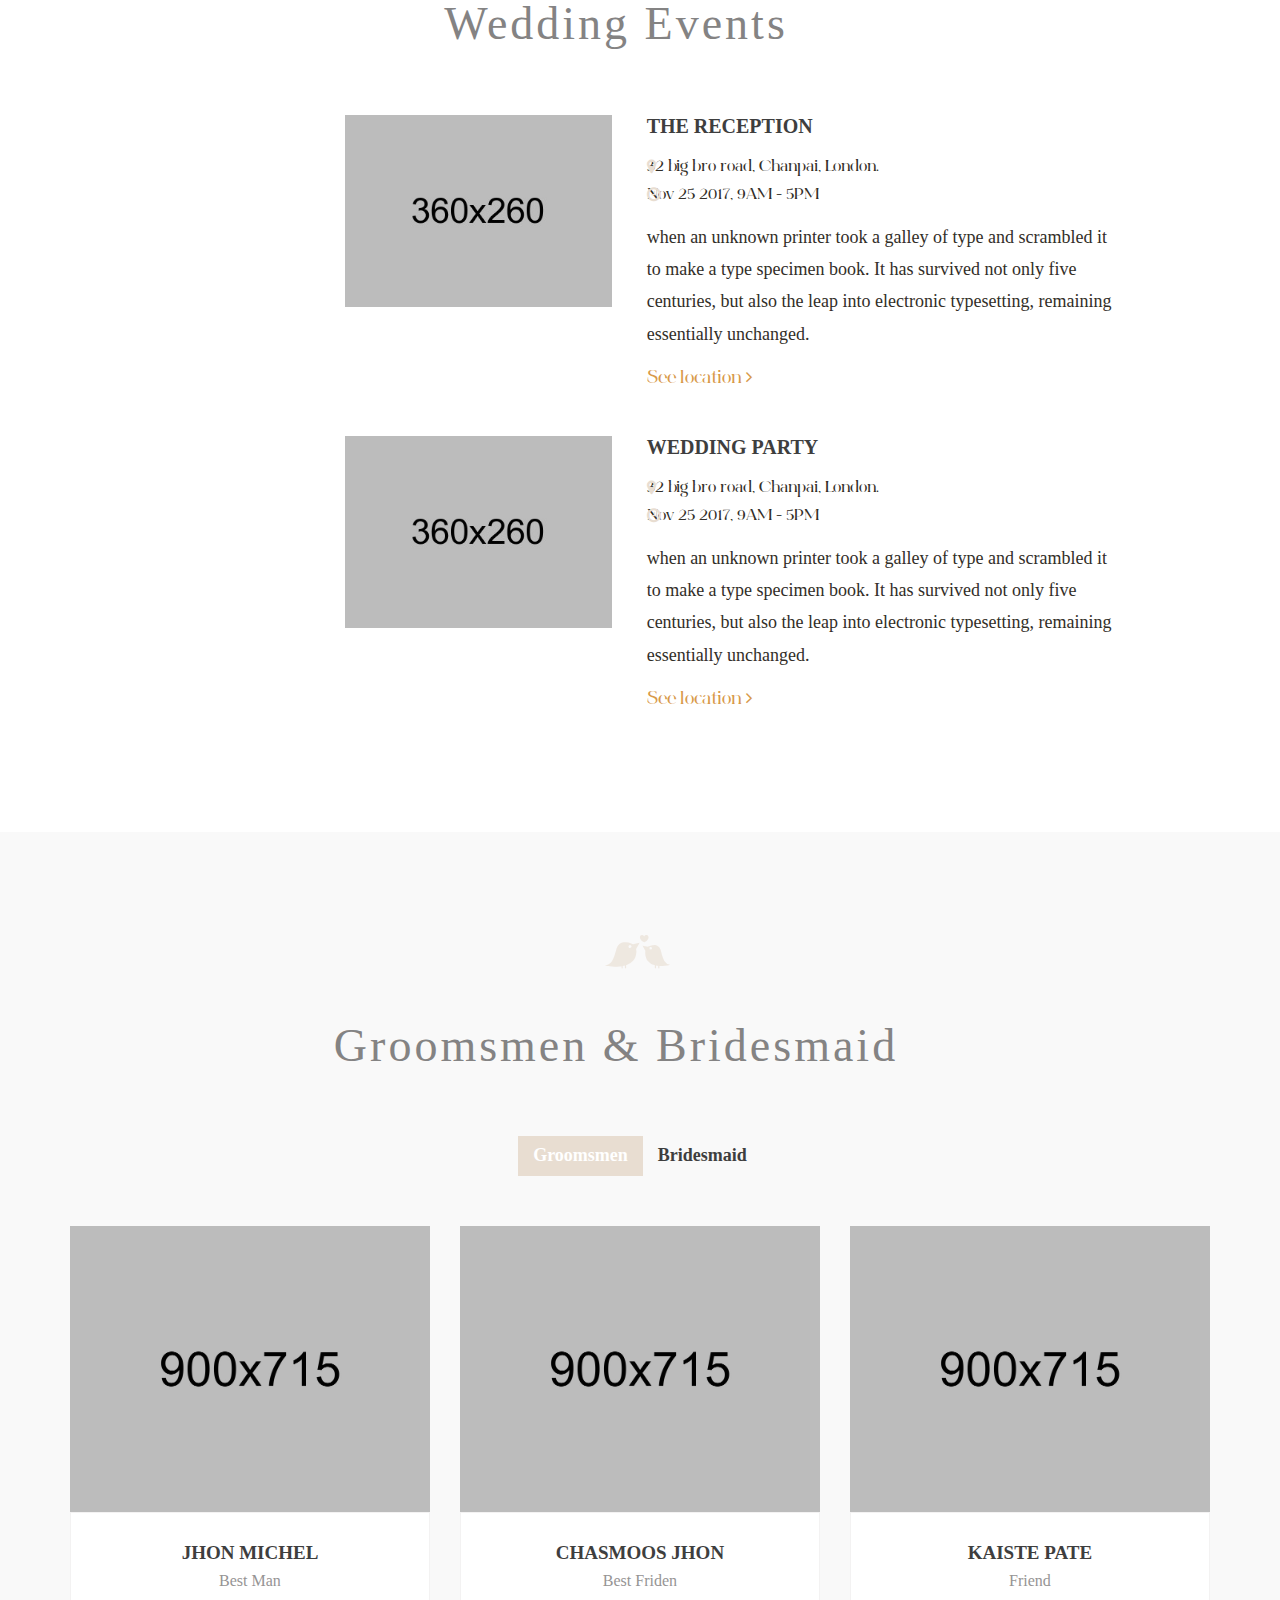
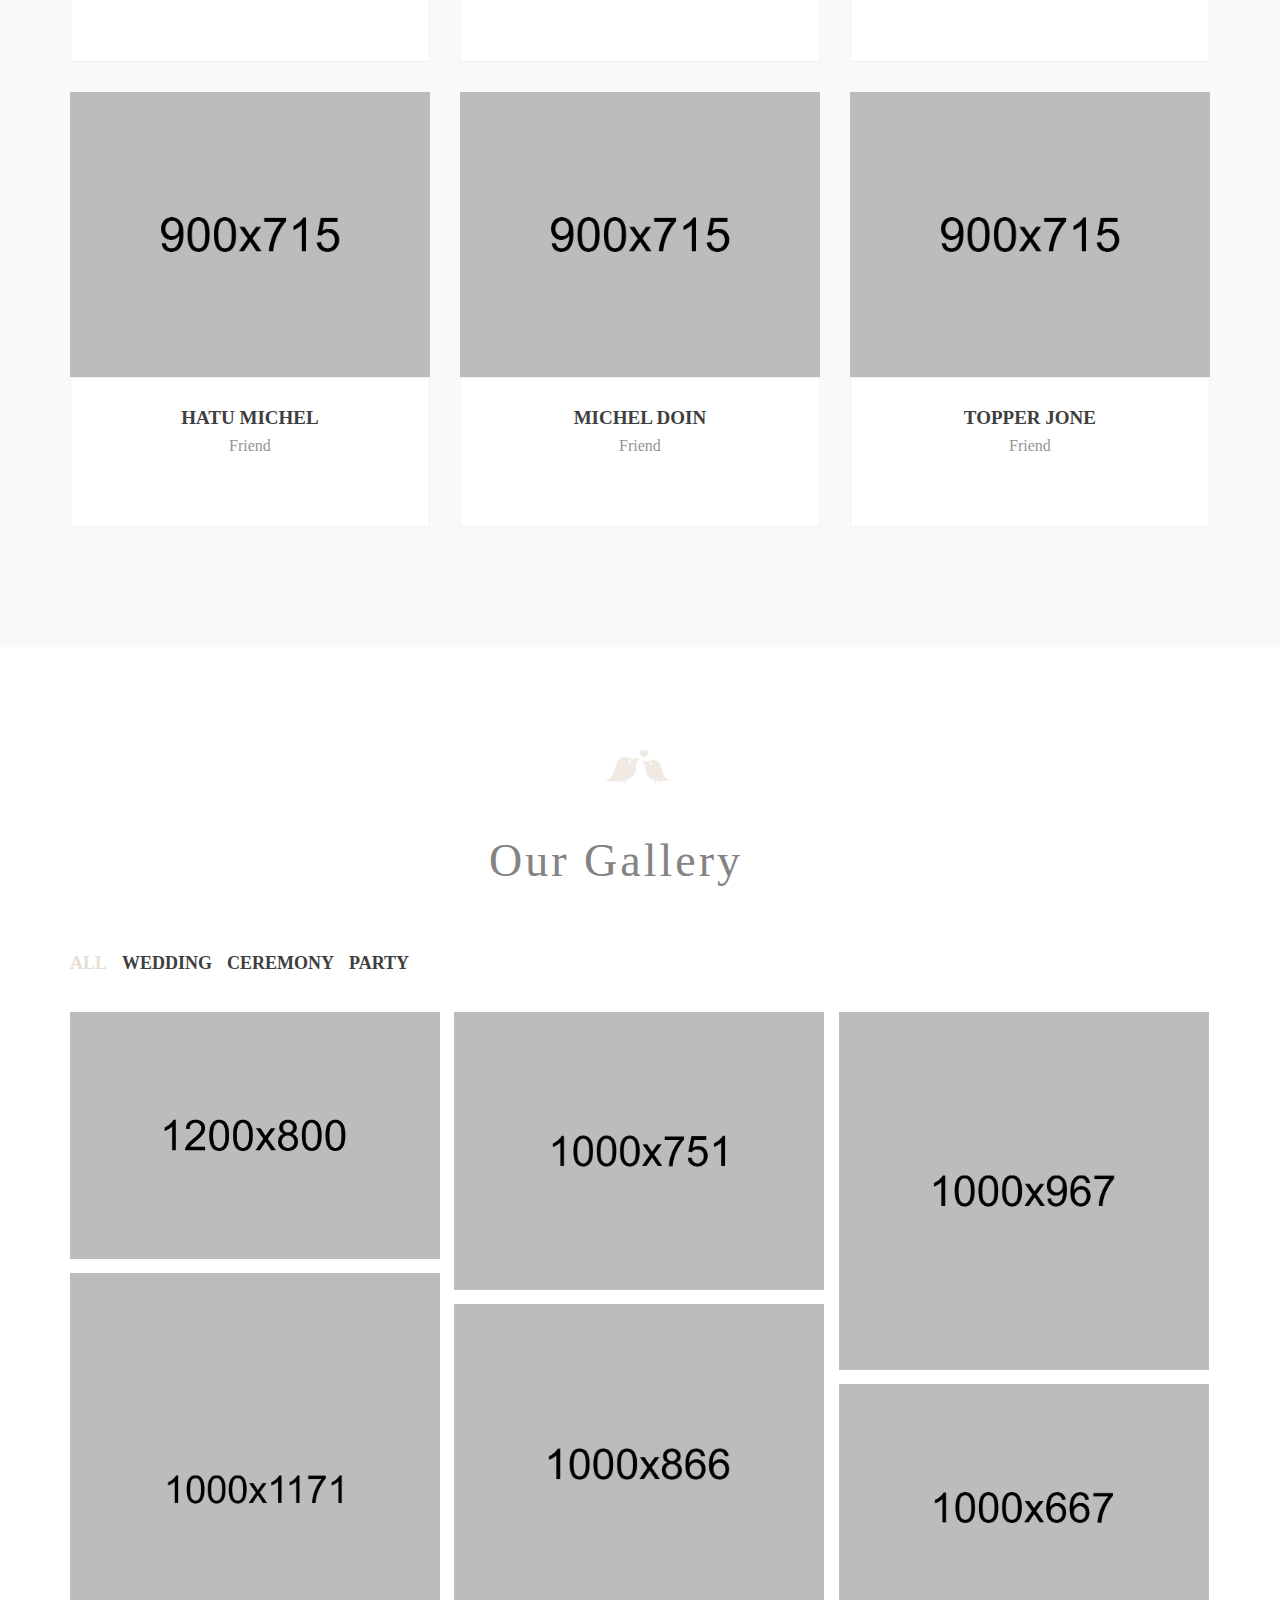
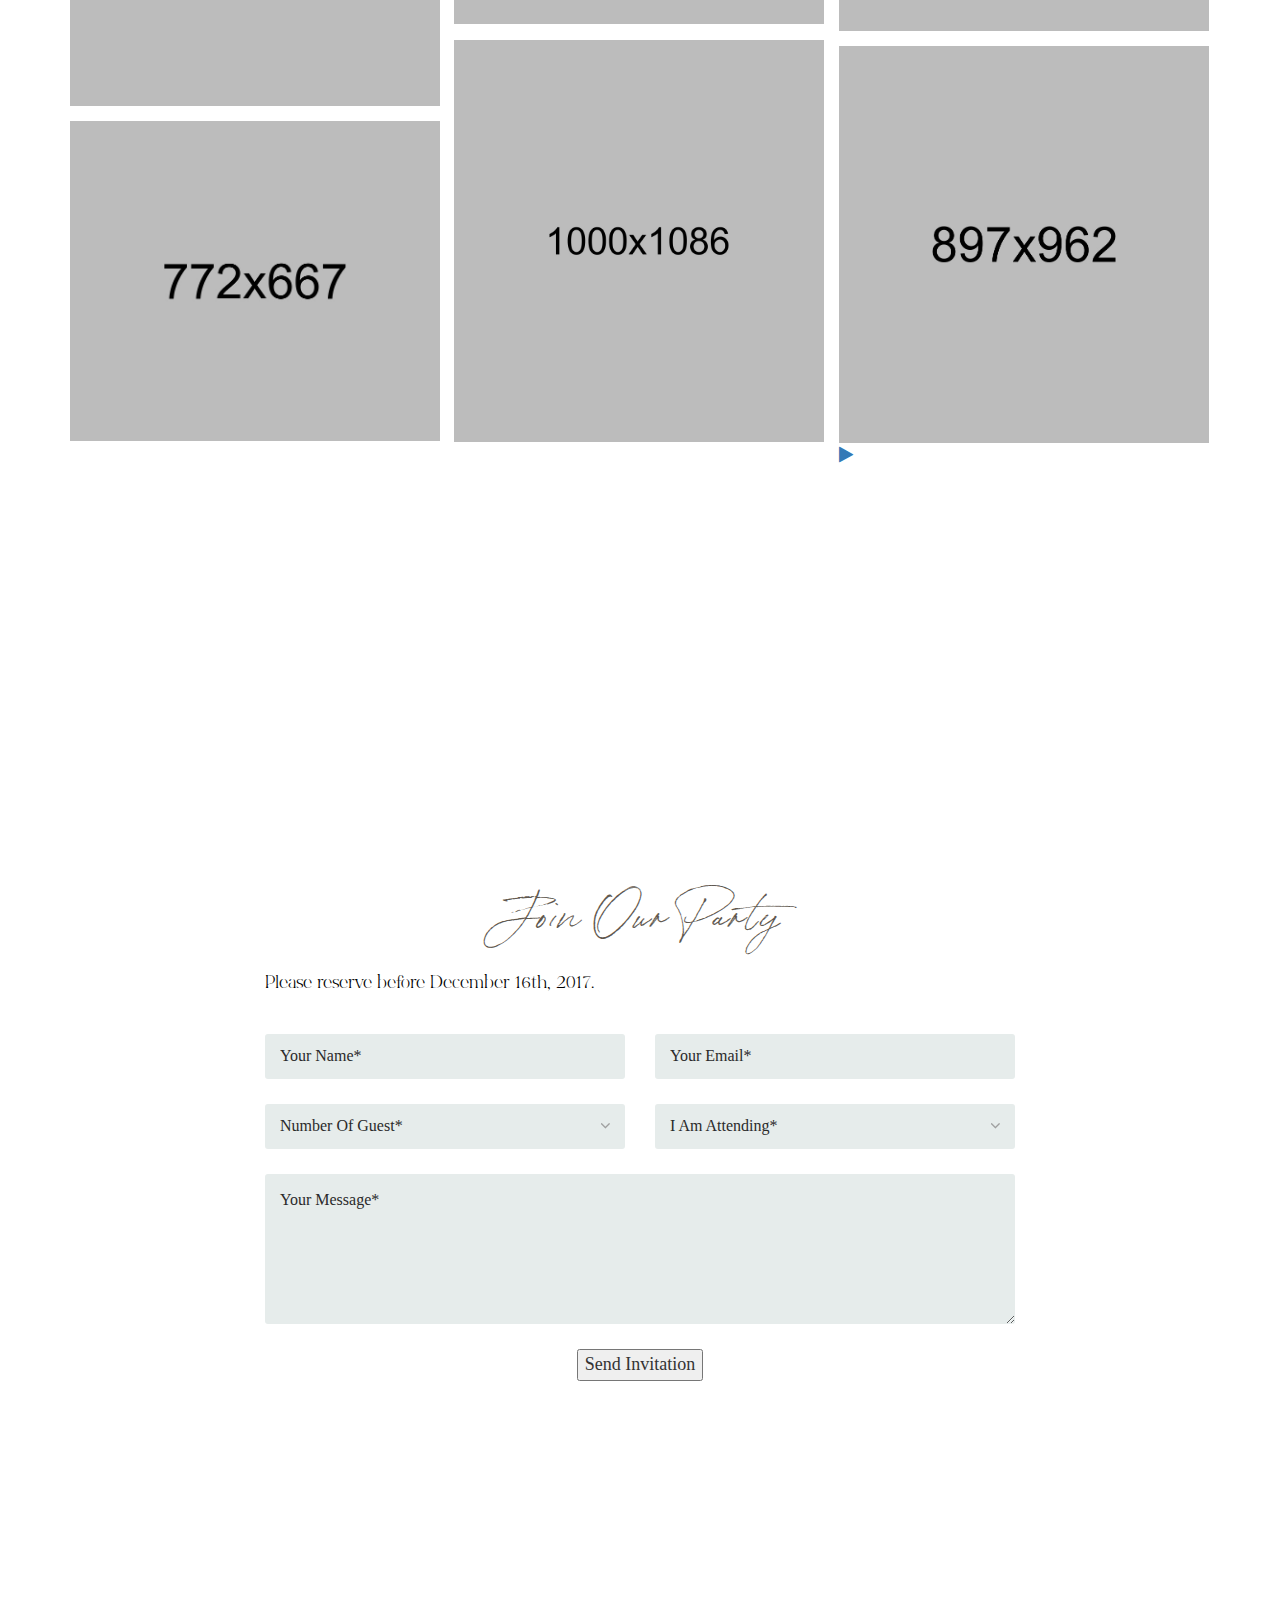
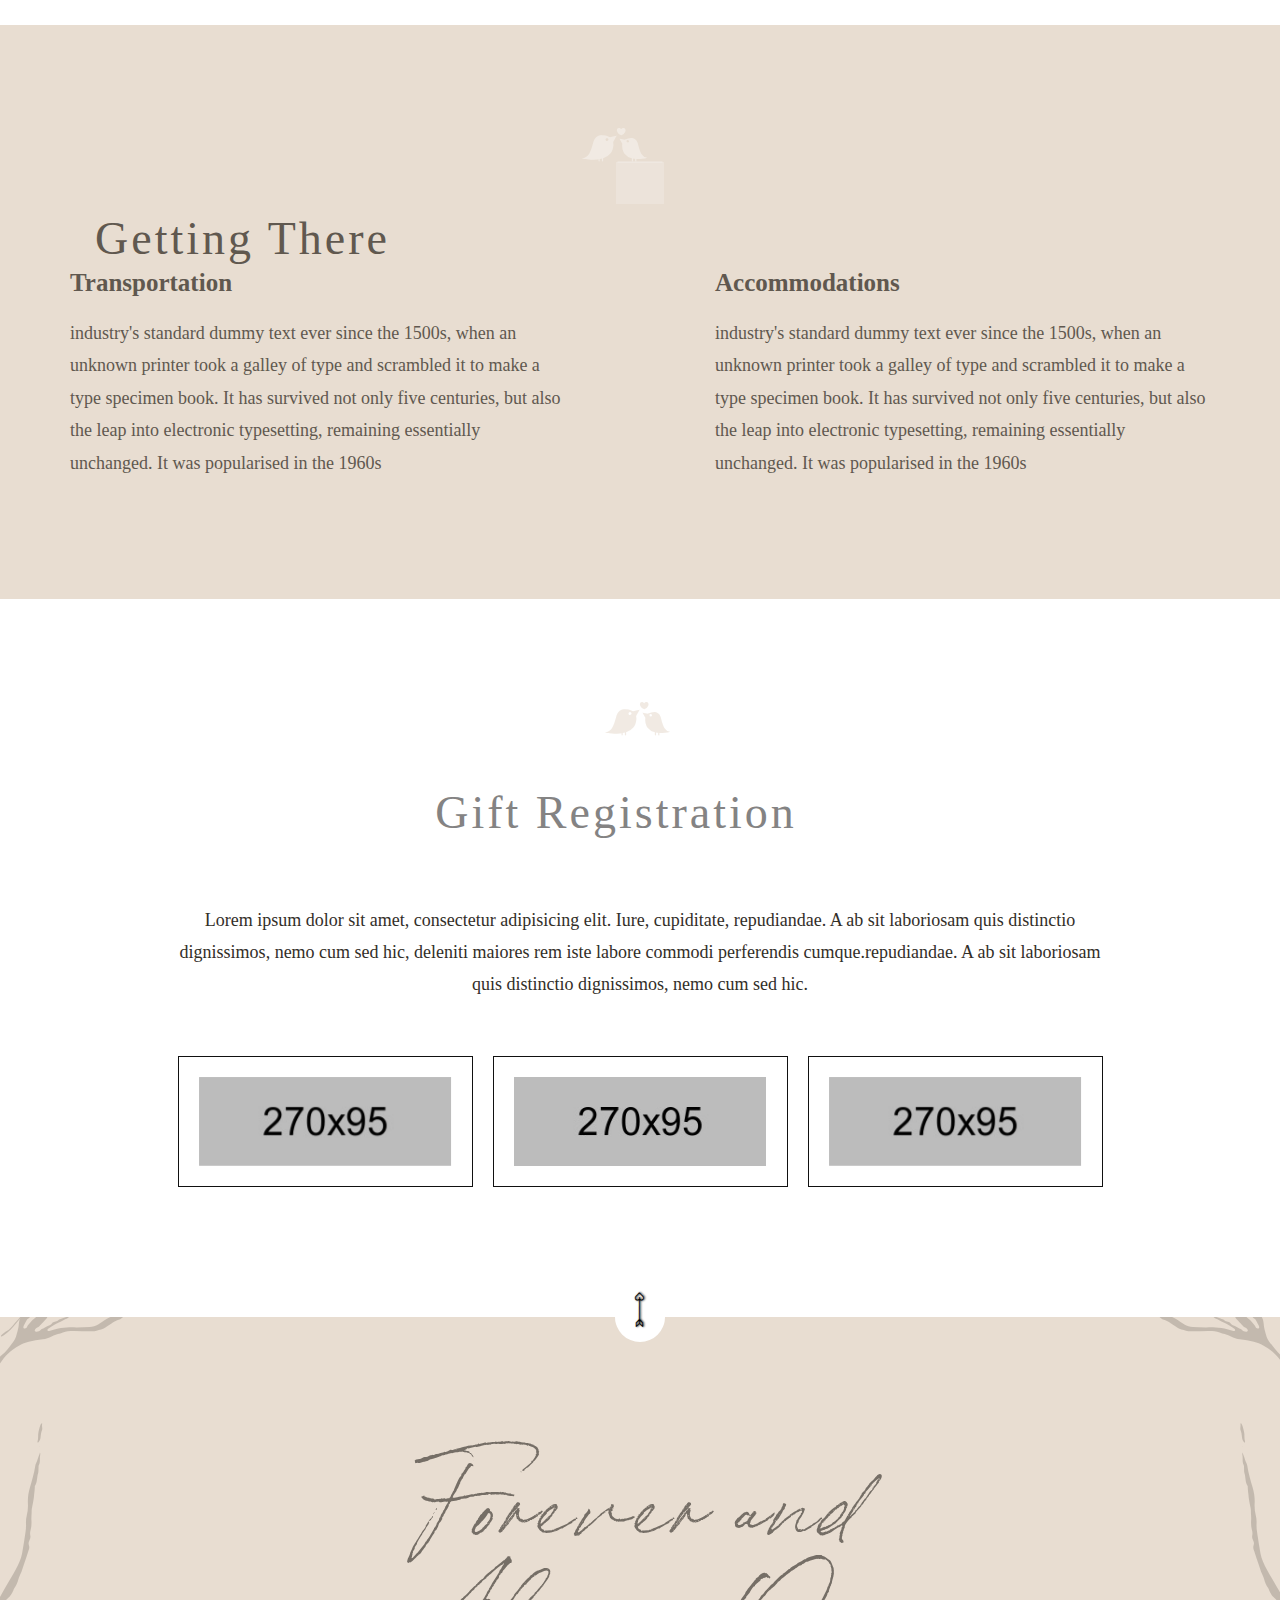
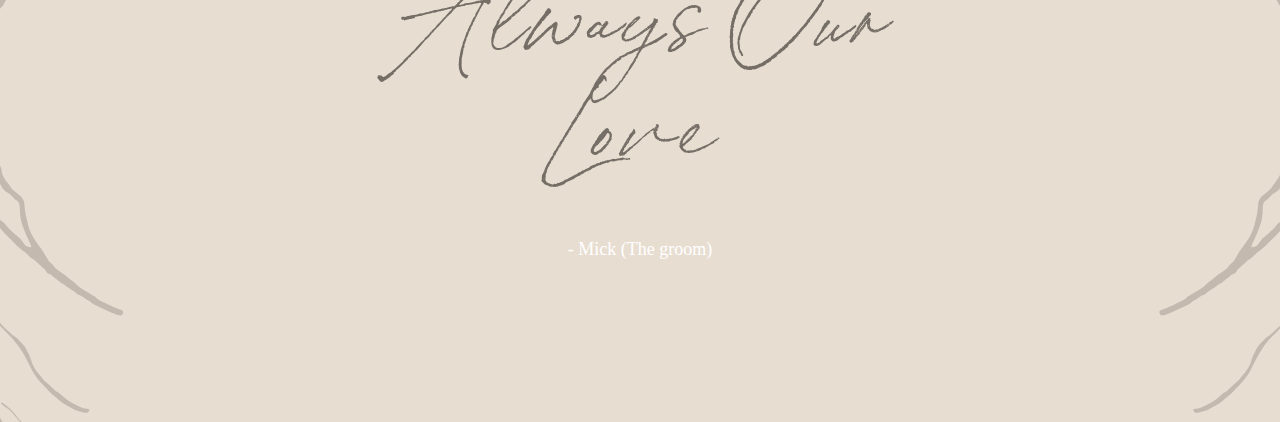
<file: index-12.html>
<!DOCTYPE html>
<html lang="en">
<head>
    <!-- Meta Tags -->
    <meta charset="utf-8">
    <meta http-equiv="X-UA-Compatible" content="IE=edge">
    <meta name="viewport" content="width=device-width, initial-scale=1">

    <!-- Page Title -->
    <title> Lovly Wedding - Responsive Wedding Template </title>

    <!-- Favicon and Touch Icons -->
    <link href="images/favicon/favicon.png" rel="shortcut icon" type="image/png">
    <link href="images/favicon/apple-touch-icon.png" rel="apple-touch-icon">
    <link href="images/favicon/apple-touch-icon-72x72.png" rel="apple-touch-icon" sizes="72x72">
    <link href="images/favicon/apple-touch-icon-114x114.png" rel="apple-touch-icon" sizes="114x114">
    <link href="images/favicon/apple-touch-icon-144x144.png" rel="apple-touch-icon" sizes="144x144">

    <!-- Icon fonts -->
    <link href="css/font-awesome.min.css" rel="stylesheet">
    <link href="css/flaticon.css" rel="stylesheet">

    <!-- Bootstrap core CSS -->
    <link href="css/bootstrap.min.css" rel="stylesheet">

    <!-- Plugins for this template -->
    <link href="css/animate.css" rel="stylesheet">
    <link href="css/owl.carousel.css" rel="stylesheet">
    <link href="css/owl.theme.css" rel="stylesheet">
    <link href="css/slick.css" rel="stylesheet">
    <link href="css/slick-theme.css" rel="stylesheet">
    <link href="css/owl.transitions.css" rel="stylesheet">
    <link href="css/jquery.fancybox.css" rel="stylesheet">
    <link href="css/magnific-popup.css" rel="stylesheet">

    <!-- Custom styles for this template -->
    <link href="css/style.css" rel="stylesheet">

    <!-- HTML5 shim and Respond.js for IE8 support of HTML5 elements and media queries -->
    <!--[if lt IE 9]>
    <script src="https://oss.maxcdn.com/html5shiv/3.7.3/html5shiv.min.js"></script>
    <script src="https://oss.maxcdn.com/respond/1.4.2/respond.min.js"></script>
    <![endif]-->

</head>

<body id="home">

    <!-- start page-wrapper -->
    <div class="page-wrapper">

        <!-- start preloader -->
        <div class="preloader">
            <div class="inner">
                <span class="icon"><i class="fi flaticon-two"></i></span>
            </div>
        </div>
        <!-- end preloader -->


        <!-- start of hero -->
        <section class="hero">
            <div class="static-hero"></div>
            <div id="video-background" class="video-player" data-property="{videoURL:'https://www.youtube.com/watch?v=y6PH9u0wnww',containment:'.video-player',autoPlay:true, mute:true, startAt:0, opacity:1}"></div>

            <div class="wedding-announcement">
                <div class="couple-name-merried-text">
                    <h2 class="wow slideInUp" data-wow-duration="1s">Suntina &amp; Famico</h2>
                    <div class="married-text wow fadeIn" data-wow-delay="1s">
                        <h4 class="">
                        <span class=" wow fadeInUp" data-wow-delay="1.05s">W</span>
                        <span class=" wow fadeInUp" data-wow-delay="1.10s">e</span>
                        <span class=" wow fadeInUp" data-wow-delay="1.15s">'</span>
                        <span class=" wow fadeInUp" data-wow-delay="1.20s">r</span>
                        <span class=" wow fadeInUp" data-wow-delay="1.25s">e</span>
                        <span>&nbsp;</span>
                        <span class=" wow fadeInUp" data-wow-delay="1.30s">g</span>
                        <span class=" wow fadeInUp" data-wow-delay="1.35s">e</span>
                        <span class=" wow fadeInUp" data-wow-delay="1.40s">t</span>
                        <span class=" wow fadeInUp" data-wow-delay="1.45s">t</span>
                        <span class=" wow fadeInUp" data-wow-delay="1.50s">i</span>
                        <span class=" wow fadeInUp" data-wow-delay="1.55s">n</span>
                        <span class=" wow fadeInUp" data-wow-delay="1.60s">g</span>
                        <span>&nbsp;</span>
                        <span class=" wow fadeInUp" data-wow-delay="1.65s">m</span>
                        <span class=" wow fadeInUp" data-wow-delay="1.70s">a</span>
                        <span class=" wow fadeInUp" data-wow-delay="1.75s">r</span>
                        <span class=" wow fadeInUp" data-wow-delay="1.80s">r</span>
                        <span class=" wow fadeInUp" data-wow-delay="1.85s">i</span>
                        <span class=" wow fadeInUp" data-wow-delay="1.90s">e</span>
                        <span class=" wow fadeInUp" data-wow-delay="1.95s">d</span>

                        </h4>
                    </div>
                    <!-- <i class="fa fa-heart"></i> -->
                </div>

                <div class="save-the-date">
                    <h4>Save the date</h4>
                    <span class="date">25 DEC 2017</span>
                </div>
            </div>
        </section>
        <!-- end of hero slider -->


        <!-- Start header -->
        <header id="header" class="site-header header-style-1">
            <nav class="navigation navbar navbar-default">
                <div class="container">
                    <div class="navbar-header">
                        <button type="button" class="open-btn">
                            <span class="sr-only">Toggle navigation</span>
                            <span class="icon-bar"></span>
                            <span class="icon-bar"></span>
                            <span class="icon-bar"></span>
                        </button>
                        <div class="couple-logo">
                            <h1><a href="#home">S <i class="fi flaticon-shape-1"></i> F</a></h1>
                        </div>
                    </div>
                    <div id="navbar" class="navbar-collapse collapse navbar-right navigation-holder">
                        <button class="close-navbar"><i class="fa fa-close"></i></button>
                        <ul class="nav navbar-nav">
                            <li><a href="#home">Home</a></li>
                            <li><a href="#couple">Couple</a></li>
                            <li><a href="#story">Story</a></li>
                            <li><a href="#events">Events</a></li>
                            <li><a href="#people">People</a></li>
                            <li><a href="#gallery">Gallery</a></li>
                            <li><a href="#rsvp">RSVP</a></li>
                            <li class="menu-item-has-children">
                                <a href="javascript:void(0);">Blog</a>
                                <ul class="sub-menu">
                                    <li><a href="blog.html">Blog</a></li>
                                    <li><a href="blog-details.html">Blog Details</a></li>
                                    <li class="menu-item-has-children">
                                        <a href="#Level3">Thidr level</a>
                                        <ul class="sub-menu">
                                            <li><a href="#">Level3</a></li>
                                            <li><a href="#">Level3</a></li>
                                            <li><a href="#">Level3</a></li>
                                        </ul>
                                    </li>
                                </ul>
                            </li>
                        </ul>
                    </div><!-- end of nav-collapse -->
                </div><!-- end of container -->
            </nav>
        </header>
        <!-- end of header -->


        <!-- start wedding-couple-section -->
        <section class="wedding-couple-section section-padding" id="couple">
            <div class="container">
                <div class="row">
                    <div class="col col-xs-12">
                        <div class="gb groom">
                            <div class="img-holder wow fadeInLeftSlow">
                                <img src="images/couple/img-1.jpg" alt>
                            </div>
                            <div class="details">
                                <div class="details-inner">
                                    <h3>The groom</h3>
                                    <p>Hi I am suntina , dummy text of the printing and typesetting industry. Lorem Ipsum has been the industry's standard dummy text ever since the 1500s, when an unknown printer took a galley of type and scrambled it to make a type specimen book. It has survived not only five centuries.</p>
                                    <span class="signature">Suntina</span>
                                    <ul class="social-links">
                                        <li><a href="#"><i class="fa fa-facebook"></i></a></li>
                                        <li><a href="#"><i class="fa fa-twitter"></i></a></li>
                                        <li><a href="#"><i class="fa fa-pinterest"></i></a></li>
                                        <li><a href="#"><i class="fa fa-google-plus"></i></a></li>
                                    </ul>
                                </div>
                            </div>
                        </div>
                        <div class="gb bride">
                            <div class="details">
                                <div class="details-inner">
                                    <h3>The Bride</h3>
                                    <p>Hi I am suntina , dummy text of the printing and typesetting industry. Lorem Ipsum has been the industry's standard dummy text ever since the 1500s, when an unknown printer took a galley of type and scrambled it to make a type specimen book. It has survived not only five centuries.</p>
                                    <span class="signature">Famico</span>
                                    <ul class="social-links">
                                        <li><a href="#"><i class="fa fa-facebook"></i></a></li>
                                        <li><a href="#"><i class="fa fa-twitter"></i></a></li>
                                        <li><a href="#"><i class="fa fa-pinterest"></i></a></li>
                                        <li><a href="#"><i class="fa fa-google-plus"></i></a></li>
                                    </ul>
                                </div>
                            </div>
                            <div class="img-holder wow fadeInRightSlow">
                                <img src="images/couple/img-2.jpg" alt>
                            </div>
                        </div>
                    </div>
                </div> <!-- end row -->
            </div> <!-- end container -->
        </section>
        <!-- end wedding-couple-section -->


        <!-- start count-down-section -->
        <section class="count-down-section section-padding parallax" data-bg-image="images/countdown-bg.jpg" data-speed="7">
            <div class="container">
                <div class="row">
                    <div class="col col-md-4">
                        <h2><span>We are waiting for.....</span> The adventure</h2>
                    </div>
                    <div class="col col-md-7 col-md-offset-1">
                        <div class="count-down-clock">
                            <div id="clock">

                            </div>
                        </div>
                    </div>
                </div> <!-- end row -->
            </div> <!-- end container -->
        </section>
        <!-- end count-down-section -->


        <!-- start story-section -->
        <section class="story-section section-padding" id="story">
            <div class="container">
                <div class="row">
                    <div class="col col-xs-12">
                        <div class="section-title">
                            <div class="vertical-line"><span><i class="fi flaticon-two"></i></span></div>
                            <h2>Our love story</h2>
                        </div>
                    </div>
                </div> <!-- end section-title -->

                <div class="row">
                    <div class="col col-xs-12">
                        <div class="story-timeline">
                            <div class="row">
                                <div class="col col-md-6">
                                    <div class="story-text right-align-text">
                                        <h3>First meet</h3>
                                        <span class="date">Jan 12 2017</span>
                                        <p>A wonderful serenity has taken possession of my entire soul, like these sweet mornings of spring which I enjoy with my whole heart. I am alone, and feel the charm of existence in this spot, which was created for the bliss of souls like mine. I am so happy, my dear friend, </p>
                                    </div>
                                </div>
                                <div class="col col-md-6">
                                    <div class="img-holder">
                                        <img src="images/story/img-1.jpg" alt class="img img-responsive">
                                    </div>
                                </div>
                            </div>
                            <div class="row">
                                <div class="col col-md-6">
                                    <div class="img-holder right-align-text story-slider">
                                        <img src="images/story/img-2.jpg" alt class="img img-responsive">
                                        <img src="images/story/img-3.jpg" alt class="img img-responsive">
                                    </div>
                                </div>
                                <div class="col col-md-6 text-holder">
                                    <span class="heart">
                                        <i class="fa fa-heart"></i>
                                    </span>
                                    <div class="story-text">
                                        <h3>First date</h3>
                                        <span class="date">Feb 14 2017</span>
                                        <p>A wonderful serenity has taken possession of my entire soul, like these sweet mornings of spring which I enjoy with my whole heart. I am alone, and feel the charm of existence in this spot, which was created for the bliss of souls like mine. I am so happy, my dear friend, </p>
                                    </div>
                                </div>
                            </div>
                            <div class="row">
                                <div class="col col-md-6 text-holder right-heart">
                                    <span class="heart">
                                        <i class="fa fa-heart"></i>
                                    </span>
                                    <div class="story-text right-align-text">
                                        <h3>Proposal</h3>
                                        <span class="date">Apr 14 2017</span>
                                        <p>A wonderful serenity has taken possession of my entire soul, like these sweet mornings of spring which I enjoy with my whole heart. I am alone, and feel the charm of existence in this spot, which was created for the bliss of souls like mine. I am so happy, my dear friend, </p>
                                    </div>
                                </div>
                                <div class="col col-md-6">
                                    <div class="img-holder right-align-text story-slider">
                                        <img src="images/story/img-7.jpg" alt class="img img-responsive">
                                        <img src="images/story/img-5.jpg" alt class="img img-responsive">
                                    </div>
                                </div>
                            </div>
                            <div class="row">
                                <div class="col col-md-6">
                                    <div class="img-holder video-holder">
                                        <img src="images/story/img-8.jpg" alt class="img img-responsive">
                                        <a href="https://www.youtube.com/embed/XSGBVzeBUbk?autoplay=1" data-type="iframe" class="video-play-btn">
                                            <i class="fa fa-play"></i>
                                        </a>
                                    </div>
                                </div>
                                <div class="col col-md-6 text-holder">
                                    <span class="heart">
                                        <i class="fa fa-heart"></i>
                                    </span>
                                    <div class="story-text">
                                        <h3>Enagagement</h3>
                                        <span class="date">Jul 14 2017</span>
                                        <p>A wonderful serenity has taken possession of my entire soul, like these sweet mornings of spring which I enjoy with my whole heart. I am alone, and feel the charm of existence in this spot, which was created for the bliss of souls like mine. I am so happy, my dear friend, </p>
                                    </div>
                                </div>
                            </div>
                        </div>
                    </div>
                </div> <!-- end row -->
            </div> <!-- end container -->
        </section>
        <!-- end story-section -->


        <!-- start cta -->
        <section class="cta section-padding parallax" data-bg-image="images/cta-bg.jpg" data-speed="7">
            <div class="container">
                <div class="row">
                    <div class="col col-xs-12">
                        <h2><span>We are going to...</span> Celebrate Our Love</h2>
                    </div>
                </div> <!-- end row -->
            </div> <!-- end container -->
        </section>
        <!-- end cta -->


        <!-- start events-section -->
        <section class="events-section section-padding" id="events">
            <div class="container">
                <div class="row">
                    <div class="col col-xs-12">
                        <div class="section-title">
                            <div class="vertical-line"><span><i class="fi flaticon-two"></i></span></div>
                            <h2>Wedding events</h2>
                        </div>
                    </div>
                </div> <!-- end section-title -->

                <div class="row">
                    <div class="col col-lg-10 col-lg-offset-1">
                        <div class="event">
                            <div class="img-holder">
                                <img src="images/events/img-1.jpg" alt class="img img-responsive">
                            </div>
                            <div class="details">
                                <h3>The reception</h3>
                                <ul>
                                    <li><i class="fa fa-map-marker"></i> 32 big bro road, Chanpai, London.</li>
                                    <li><i class="fa fa-clock-o"></i> Nov 25 2017, 9AM - 5PM</li>
                                </ul>
                                <p>when an unknown printer took a galley of type and scrambled it to make a type specimen book. It has survived not only five centuries, but also the leap into electronic typesetting, remaining essentially unchanged. </p>
                                <a class="see-location-btn popup-gmaps" href="https://www.google.com/maps/embed?pb=!1m18!1m12!1m3!1d25211.21212385712!2d144.95275648773628!3d-37.82748510398018!2m3!1f0!2f0!3f0!3m2!1i1024!2i768!4f13.1!3m3!1m2!1s0x6ad642af0f11fd81%3A0x5045675218ce7e0!2zTWVsYm91cm5lIFZJQyAzMDA0LCDgpoXgprjgp43gpp_gp43gprDgp4fgprLgpr_gpq_gprzgpr4!5e0!3m2!1sbn!2sbd!4v1503742051881">
                                    See location <i class="fa fa-angle-right"></i>
                                </a>
                            </div>
                        </div>
                        <div class="event">
                            <div class="img-holder">
                                <img src="images/events/img-2.jpg" alt class="img img-responsive">
                            </div>
                            <div class="details">
                                <h3>Wedding party</h3>
                                <ul>
                                    <li><i class="fa fa-map-marker"></i> 32 big bro road, Chanpai, London.</li>
                                    <li><i class="fa fa-clock-o"></i> Nov 25 2017, 9AM - 5PM</li>
                                </ul>
                                <p>when an unknown printer took a galley of type and scrambled it to make a type specimen book. It has survived not only five centuries, but also the leap into electronic typesetting, remaining essentially unchanged. </p>
                                <a class="see-location-btn popup-gmaps" href="https://www.google.com/maps/embed?pb=!1m18!1m12!1m3!1d3152.0160484383277!2d144.99053291585201!3d-37.81309307975254!2m3!1f0!2f0!3f0!3m2!1i1024!2i768!4f13.1!3m3!1m2!1s0x6ad642ef89a7e023%3A0xb1353055e38c1ab8!2sNew+York+Tomato+Cafe!5e0!3m2!1sbn!2sbd!4v1503743893919">
                                    See location <i class="fa fa-angle-right"></i>
                                </a>
                            </div>
                        </div>
                    </div>
                </div> <!-- end row -->
            </div> <!-- end container -->
        </section>
        <!-- end events-section -->


        <!-- start inportant-people-section -->
        <section class="inportant-people-section section-padding" id="people">
            <div class="container">
                <div class="row">
                    <div class="col col-xs-12">
                        <div class="section-title">
                            <div class="vertical-line"><span><i class="fi flaticon-two"></i></span></div>
                            <h2>Groomsmen &amp; Bridesmaid</h2>
                        </div>
                    </div>
                </div> <!-- end section-title -->

                <div class="row">
                    <div class="col col-xs-12">
                        <div class="inportant-people-content">
                            <div class="tablist">
                                <ul class="nav">
                                    <li class="active">
                                        <a href="#groomsmen" data-toggle="tab">Groomsmen</a>
                                    </li>
                                    <li>
                                        <a href="#bridesmaid" data-toggle="tab">Bridesmaid</a>
                                    </li>
                                </ul>
                            </div>

                            <div class="tab-content">
                                <div class="tab-pane fade in active grid-wrapper" id="groomsmen">
                                    <div class="grid">
                                        <div class="img-holder">
                                            <a href="images/groomsmen/img-1.jpg" class="popup-image">
                                                <img src="images/groomsmen/img-1.jpg" alt class="img img-responsive">
                                            </a>
                                        </div>
                                        <div class="details">
                                            <h3>Jhon Michel</h3>
                                            <span>Best man</span>
                                            <ul class="social-links">
                                                <li><a href="#"><i class="fa fa-facebook"></i></a></li>
                                                <li><a href="#"><i class="fa fa-twitter"></i></a></li>
                                                <li><a href="#"><i class="fa fa-pinterest"></i></a></li>
                                                <li><a href="#"><i class="fa fa-vimeo"></i></a></li>
                                            </ul>
                                        </div>
                                    </div>
                                    <div class="grid">
                                        <div class="img-holder">
                                            <a href="images/groomsmen/img-2.jpg" class="popup-image">
                                                <img src="images/groomsmen/img-2.jpg" alt class="img img-responsive">
                                            </a>
                                        </div>
                                        <div class="details">
                                            <h3>Chasmoos jhon</h3>
                                            <span>Best friden</span>
                                            <ul class="social-links">
                                                <li><a href="#"><i class="fa fa-facebook"></i></a></li>
                                                <li><a href="#"><i class="fa fa-twitter"></i></a></li>
                                                <li><a href="#"><i class="fa fa-pinterest"></i></a></li>
                                                <li><a href="#"><i class="fa fa-vimeo"></i></a></li>
                                            </ul>
                                        </div>
                                    </div>
                                    <div class="grid">
                                        <div class="img-holder">
                                            <a href="images/groomsmen/img-3.jpg" class="popup-image">
                                                <img src="images/groomsmen/img-3.jpg" alt class="img img-responsive">
                                            </a>
                                        </div>
                                        <div class="details">
                                            <h3>Kaiste pate</h3>
                                            <span>Friend</span>
                                            <ul class="social-links">
                                                <li><a href="#"><i class="fa fa-facebook"></i></a></li>
                                                <li><a href="#"><i class="fa fa-twitter"></i></a></li>
                                                <li><a href="#"><i class="fa fa-pinterest"></i></a></li>
                                                <li><a href="#"><i class="fa fa-vimeo"></i></a></li>
                                            </ul>
                                        </div>
                                    </div>
                                    <div class="grid">
                                        <div class="img-holder">
                                            <a href="images/groomsmen/img-4.jpg" class="popup-image">
                                                <img src="images/groomsmen/img-4.jpg" alt class="img img-responsive">
                                            </a>
                                        </div>
                                        <div class="details">
                                            <h3>Hatu Michel</h3>
                                            <span>Friend</span>
                                            <ul class="social-links">
                                                <li><a href="#"><i class="fa fa-facebook"></i></a></li>
                                                <li><a href="#"><i class="fa fa-twitter"></i></a></li>
                                                <li><a href="#"><i class="fa fa-pinterest"></i></a></li>
                                                <li><a href="#"><i class="fa fa-vimeo"></i></a></li>
                                            </ul>
                                        </div>
                                    </div>
                                    <div class="grid">
                                        <div class="img-holder">
                                            <a href="images/groomsmen/img-5.jpg" class="popup-image">
                                                <img src="images/groomsmen/img-5.jpg" alt class="img img-responsive">
                                            </a>
                                        </div>
                                        <div class="details">
                                            <h3>Michel doin</h3>
                                            <span>Friend</span>
                                            <ul class="social-links">
                                                <li><a href="#"><i class="fa fa-facebook"></i></a></li>
                                                <li><a href="#"><i class="fa fa-twitter"></i></a></li>
                                                <li><a href="#"><i class="fa fa-pinterest"></i></a></li>
                                                <li><a href="#"><i class="fa fa-vimeo"></i></a></li>
                                            </ul>
                                        </div>
                                    </div>
                                    <div class="grid">
                                        <div class="img-holder">
                                            <a href="images/groomsmen/img-6.jpg" class="popup-image">
                                                <img src="images/groomsmen/img-6.jpg" alt class="img img-responsive">
                                            </a>
                                        </div>
                                        <div class="details">
                                            <h3>Topper jone</h3>
                                            <span>Friend</span>
                                            <ul class="social-links">
                                                <li><a href="#"><i class="fa fa-facebook"></i></a></li>
                                                <li><a href="#"><i class="fa fa-twitter"></i></a></li>
                                                <li><a href="#"><i class="fa fa-pinterest"></i></a></li>
                                                <li><a href="#"><i class="fa fa-vimeo"></i></a></li>
                                            </ul>
                                        </div>
                                    </div>
                                </div>

                                <div class="tab-pane fade grid-wrapper" id="bridesmaid">
                                    <div class="grid">
                                        <div class="img-holder">
                                            <a href="images/bridesmaid/img-1.jpg" class="popup-image">
                                                <img src="images/bridesmaid/img-1.jpg" alt class="img img-responsive">
                                            </a>
                                        </div>
                                        <div class="details">
                                            <h3>Rachel Li</h3>
                                            <span>Made of honor</span>
                                            <ul class="social-links">
                                                <li><a href="#"><i class="fa fa-facebook"></i></a></li>
                                                <li><a href="#"><i class="fa fa-twitter"></i></a></li>
                                                <li><a href="#"><i class="fa fa-pinterest"></i></a></li>
                                                <li><a href="#"><i class="fa fa-vimeo"></i></a></li>
                                            </ul>
                                        </div>
                                    </div>
                                    <div class="grid">
                                        <div class="img-holder">
                                            <a href="images/bridesmaid/img-2.jpg" class="popup-image">
                                                <img src="images/bridesmaid/img-2.jpg" alt class="img img-responsive">
                                            </a>
                                        </div>
                                        <div class="details">
                                            <h3>Male Vign</h3>
                                            <span>Best friend</span>
                                            <ul class="social-links">
                                                <li><a href="#"><i class="fa fa-facebook"></i></a></li>
                                                <li><a href="#"><i class="fa fa-twitter"></i></a></li>
                                                <li><a href="#"><i class="fa fa-pinterest"></i></a></li>
                                                <li><a href="#"><i class="fa fa-vimeo"></i></a></li>
                                            </ul>
                                        </div>
                                    </div>
                                    <div class="grid">
                                        <div class="img-holder">
                                            <a href="images/bridesmaid/img-3.jpg" class="popup-image">
                                                <img src="images/bridesmaid/img-3.jpg" alt class="img img-responsive">
                                            </a>
                                        </div>
                                        <div class="details">
                                            <h3>Jonny Mich</h3>
                                            <span>Friend</span>
                                            <ul class="social-links">
                                                <li><a href="#"><i class="fa fa-facebook"></i></a></li>
                                                <li><a href="#"><i class="fa fa-twitter"></i></a></li>
                                                <li><a href="#"><i class="fa fa-pinterest"></i></a></li>
                                                <li><a href="#"><i class="fa fa-vimeo"></i></a></li>
                                            </ul>
                                        </div>
                                    </div>
                                    <div class="grid">
                                        <div class="img-holder">
                                            <a href="images/bridesmaid/img-4.jpg" class="popup-image">
                                                <img src="images/bridesmaid/img-4.jpg" alt class="img img-responsive">
                                            </a>
                                        </div>
                                        <div class="details">
                                            <h3>Brodd Wid</h3>
                                            <span>Friend</span>
                                            <ul class="social-links">
                                                <li><a href="#"><i class="fa fa-facebook"></i></a></li>
                                                <li><a href="#"><i class="fa fa-twitter"></i></a></li>
                                                <li><a href="#"><i class="fa fa-pinterest"></i></a></li>
                                                <li><a href="#"><i class="fa fa-vimeo"></i></a></li>
                                            </ul>
                                        </div>
                                    </div>
                                    <div class="grid">
                                        <div class="img-holder">
                                            <a href="images/bridesmaid/img-5.jpg" class="popup-image">
                                                <img src="images/bridesmaid/img-5.jpg" alt class="img img-responsive">
                                            </a>
                                        </div>
                                        <div class="details">
                                            <h3>Nokshal bedi</h3>
                                            <span>Friend</span>
                                            <ul class="social-links">
                                                <li><a href="#"><i class="fa fa-facebook"></i></a></li>
                                                <li><a href="#"><i class="fa fa-twitter"></i></a></li>
                                                <li><a href="#"><i class="fa fa-pinterest"></i></a></li>
                                                <li><a href="#"><i class="fa fa-vimeo"></i></a></li>
                                            </ul>
                                        </div>
                                    </div>
                                    <div class="grid">
                                        <div class="img-holder">
                                            <a href="images/bridesmaid/img-6.jpg" class="popup-image">
                                                <img src="images/bridesmaid/img-6.jpg" alt class="img img-responsive">
                                            </a>
                                        </div>
                                        <div class="details">
                                            <h3>Holly Fie</h3>
                                            <span>Friend</span>
                                            <ul class="social-links">
                                                <li><a href="#"><i class="fa fa-facebook"></i></a></li>
                                                <li><a href="#"><i class="fa fa-twitter"></i></a></li>
                                                <li><a href="#"><i class="fa fa-pinterest"></i></a></li>
                                                <li><a href="#"><i class="fa fa-vimeo"></i></a></li>
                                            </ul>
                                        </div>
                                    </div>
                                </div>
                            </div>
                        </div>
                    </div>
                </div> <!-- end row -->
            </div> <!-- end container -->
        </section>
        <!-- end inportant-people-section -->


        <!-- start gallery-section -->
        <section class="gallery-section section-padding" id="gallery">
            <div class="container">
                <div class="row">
                    <div class="col col-xs-12">
                        <div class="section-title">
                            <div class="vertical-line"><span><i class="fi flaticon-two"></i></span></div>
                            <h2>Our gallery</h2>
                        </div>
                    </div>
                </div> <!-- end section-title -->

                <div class="row">
                    <div class="col col-xs-12 sortable-gallery">
                        <div class="gallery-filters">
                            <ul>
                                <li><a data-filter="*" href="#" class="current">All</a></li>
                                <li><a data-filter=".wedding" href="#">Wedding</a></li>
                                <li><a data-filter=".ceremony" href="#">Ceremony</a></li>
                                <li><a data-filter=".party" href="#">Party</a></li>
                            </ul>
                        </div>

                        <div class="gallery-container gallery-fancybox masonry-gallery">
                            <div class="grid wedding">
                                <a href="images/gallery/img-1.jpg" class="fancybox" data-fancybox-group="gall-1">
                                    <img src="images/gallery/img-1.jpg" alt class="img img-responsive">
                                </a>
                            </div>
                            <div class="grid wedding ceremony">
                                <a href="images/gallery/img-2.jpg" class="fancybox" data-fancybox-group="gall-1">
                                    <img src="images/gallery/img-2.jpg" alt class="img img-responsive">
                                </a>
                            </div>
                            <div class="grid ceremony eudcation">
                                <a href="images/gallery/img-3.jpg" class="fancybox" data-fancybox-group="gall-1">
                                    <img src="images/gallery/img-3.jpg" alt class="img img-responsive">
                                </a>
                            </div>
                            <div class="grid wedding party">
                                <a href="images/gallery/img-4.jpg" class="fancybox" data-fancybox-group="gall-1">
                                    <img src="images/gallery/img-4.jpg" alt class="img img-responsive">
                                </a>
                            </div>
                            <div class="grid ceremony">
                                <a href="images/gallery/img-5.jpg" class="fancybox" data-fancybox-group="gall-1">
                                    <img src="images/gallery/img-5.jpg" alt class="img img-responsive">
                                </a>
                            </div>
                            <div class="grid party">
                                <a href="images/gallery/img-6.jpg" class="fancybox" data-fancybox-group="gall-1">
                                    <img src="images/gallery/img-6.jpg" alt class="img img-responsive">
                                </a>
                            </div>
                            <div class="grid wedding">
                                <a href="images/gallery/img-7.jpg" class="fancybox" data-fancybox-group="gall-1">
                                    <img src="images/gallery/img-7.jpg" alt class="img img-responsive">
                                </a>
                            </div>
                            <div class="grid ceremony">
                               <!--  <a href="images/gallery/img-8.jpg" class="fancybox" data-fancybox-group="gall-1">
                                    <img src="images/gallery/img-8.jpg" alt class="img img-responsive">
                                </a> -->
                                <a href="https://www.youtube.com/embed/XSGBVzeBUbk?autoplay=1" data-type="iframe" class="video-play-btn">
                                    <img src="images/gallery/img-8.jpg" alt class="img img-responsive">
                                    <i class="fa fa-play"></i>
                                </a>

                            </div>
                            <div class="grid ceremony">
                                <a href="images/gallery/img-9.jpg" class="fancybox" data-fancybox-group="gall-1">
                                    <img src="images/gallery/img-9.jpg" alt class="img img-responsive">
                                </a>
                            </div>
                        </div>
                    </div>
                </div> <!-- end row -->
            </div> <!-- end container -->
        </section>
        <!-- end gallery-section -->


        <!-- start rsvp-section -->
        <section class="rsvp-section section-padding parallax" data-bg-image="images/rsvp-bg.jpg" data-speed="7" id="rsvp">
            <div class="container">
                <div class="row">
                    <div class="col col-xs-12">
                        <div class="section-title-white">
                            <div class="vertical-line"><span><i class="fi flaticon-two"></i></span></div>
                            <h2>Join our party</h2>
                        </div>
                    </div>
                </div> <!-- end section-title -->

                <div class="row content">
                    <div class="col col-lg-8 col-lg-offset-2 col-md-10 col-md-offset-1">
                        <p>Please reserve before December 16th, 2017.</p>
                        <form id="rsvp-form" class="form validate-rsvp-form row" method="post">
                            <div class="col col-sm-6">
                                <input type="text" name="name" class="form-control" placeholder="Your Name*">
                            </div>
                            <div class="col col-sm-6">
                                <input type="email" name="email" class="form-control" placeholder="Your Email*">
                            </div>
                            <div class="col col-sm-6">
                                <select class="form-control" name="guest" >
                                    <option disabled selected>Number Of Guest*</option>
                                    <option>1</option>
                                    <option>2</option>
                                    <option>3</option>
                                    <option>4</option>
                                </select>
                            </div>
                            <div class="col col-sm-6">
                                <select class="form-control" name="events" >
                                    <option disabled selected>I Am Attending*</option>
                                    <option>Al events</option>
                                    <option>Wedding ceremony</option>
                                    <option>Reception party</option>
                                </select>
                            </div>
                            <div class="col col-sm-12">
                                <textarea class="form-control" name="notes" placeholder="Your Message*"></textarea>
                            </div>
                            <div class="col col-sm-12 submit-btn">
                                <button type="submit" class="submit">Send Invitation</button>
                                <span id="loader"><i class="fa fa-refresh fa-spin fa-3x fa-fw"></i></span>
                            </div>
                            <div class="col col-md-12 success-error-message">
                                <div id="success">Thank you</div>
                                <div id="error"> Error occurred while sending email. Please try again later. </div>
                            </div>
                        </form>
                    </div>
                </div> <!-- end row -->
            </div> <!-- end container -->
        </section>
        <!-- end rsvp-section -->


        <!-- start getting-there-section -->
        <section class="getting-there-section section-padding">
            <div class="container">
                <div class="row">
                    <div class="col col-xs-12">
                        <div class="section-title-white">
                            <div class="vertical-line"><span><i class="fi flaticon-two"></i></span></div>
                            <h2>Getting there</h2>
                        </div>
                    </div>
                </div> <!-- end section-title -->

                <div class="row content">
                    <div class="col col-md-6">
                        <h3>Transportation</h3>
                        <p> industry's standard dummy text ever since the 1500s, when an unknown printer took a galley of type and scrambled it to make a type specimen book. It has survived not only five centuries, but also the leap into electronic typesetting, remaining essentially unchanged. It was popularised in the 1960s</p>
                    </div>
                    <div class="col col-md-6">
                        <h3>Accommodations</h3>
                        <p> industry's standard dummy text ever since the 1500s, when an unknown printer took a galley of type and scrambled it to make a type specimen book. It has survived not only five centuries, but also the leap into electronic typesetting, remaining essentially unchanged. It was popularised in the 1960s</p>
                    </div>
                </div> <!-- end row -->
            </div> <!-- end container -->
        </section>
        <!-- end getting-there-section -->


        <!-- start gift-registration-section -->
        <section class="gift-registration-section section-padding">
            <div class="container">
                <div class="row">
                    <div class="col col-xs-12">
                        <div class="section-title">
                            <div class="vertical-line"><span><i class="fi flaticon-two"></i></span></div>
                            <h2>Gift registration</h2>
                        </div>
                    </div>
                </div> <!-- end section-title -->

                <div class="row content">
                    <div class="col col-lg-10 col-lg-offset-1">
                        <p>Lorem ipsum dolor sit amet, consectetur adipisicing elit. Iure, cupiditate, repudiandae. A ab sit laboriosam quis distinctio dignissimos, nemo cum sed hic, deleniti maiores rem iste labore commodi perferendis cumque.repudiandae. A ab sit laboriosam quis distinctio dignissimos, nemo cum sed hic.</p>

                        <div class="gif-registration-slider">
                            <div class="register">
                                <img src="images/gift/img-1.jpg" alt class="img img-responsive">
                            </div>
                            <div class="register">
                                <img src="images/gift/img-2.jpg" alt class="img img-responsive">
                            </div>
                            <div class="register">
                                <img src="images/gift/img-3.jpg" alt class="img img-responsive">
                            </div>
                            <div class="register">
                                <img src="images/gift/img-1.jpg" alt class="img img-responsive">
                            </div>
                            <div class="register">
                                <img src="images/gift/img-2.jpg" alt class="img img-responsive">
                            </div>
                        </div>
                    </div>
                </div> <!-- end row -->
            </div> <!-- end container -->
        </section>
        <!-- end gift-registration-section -->


        <!-- start footer -->
        <footer class="site-footer">
            <div class="back-to-top">
                <a href="#" class="back-to-top-btn"><span><i class="fi flaticon-cupid"></i></span></a>
            </div>
            <div class="container">
                <div class="row">
                    <div class="col col-xs-12">
                        <h2>Forever and Always Our Love</h2>
                        <span>- Mick (The groom)</span>
                    </div>
                </div> <!-- end row -->
            </div> <!-- end container -->
        </footer>
        <!-- end footer -->
    </div>
    <!-- end of page-wrapper -->



    <!-- All JavaScript files
    ================================================== -->
    <script src="js/jquery.min.js"></script>
    <script src="js/bootstrap.min.js"></script>

    <!-- Plugins for this template -->
    <script src="js/jquery-plugin-collection.js"></script>
    <script src="js/jquery.mb.YTPlayer.src.js"></script>

    <!-- Custom script for this template -->
    <script src="js/script.js"></script>

</body>
</html>
</file>
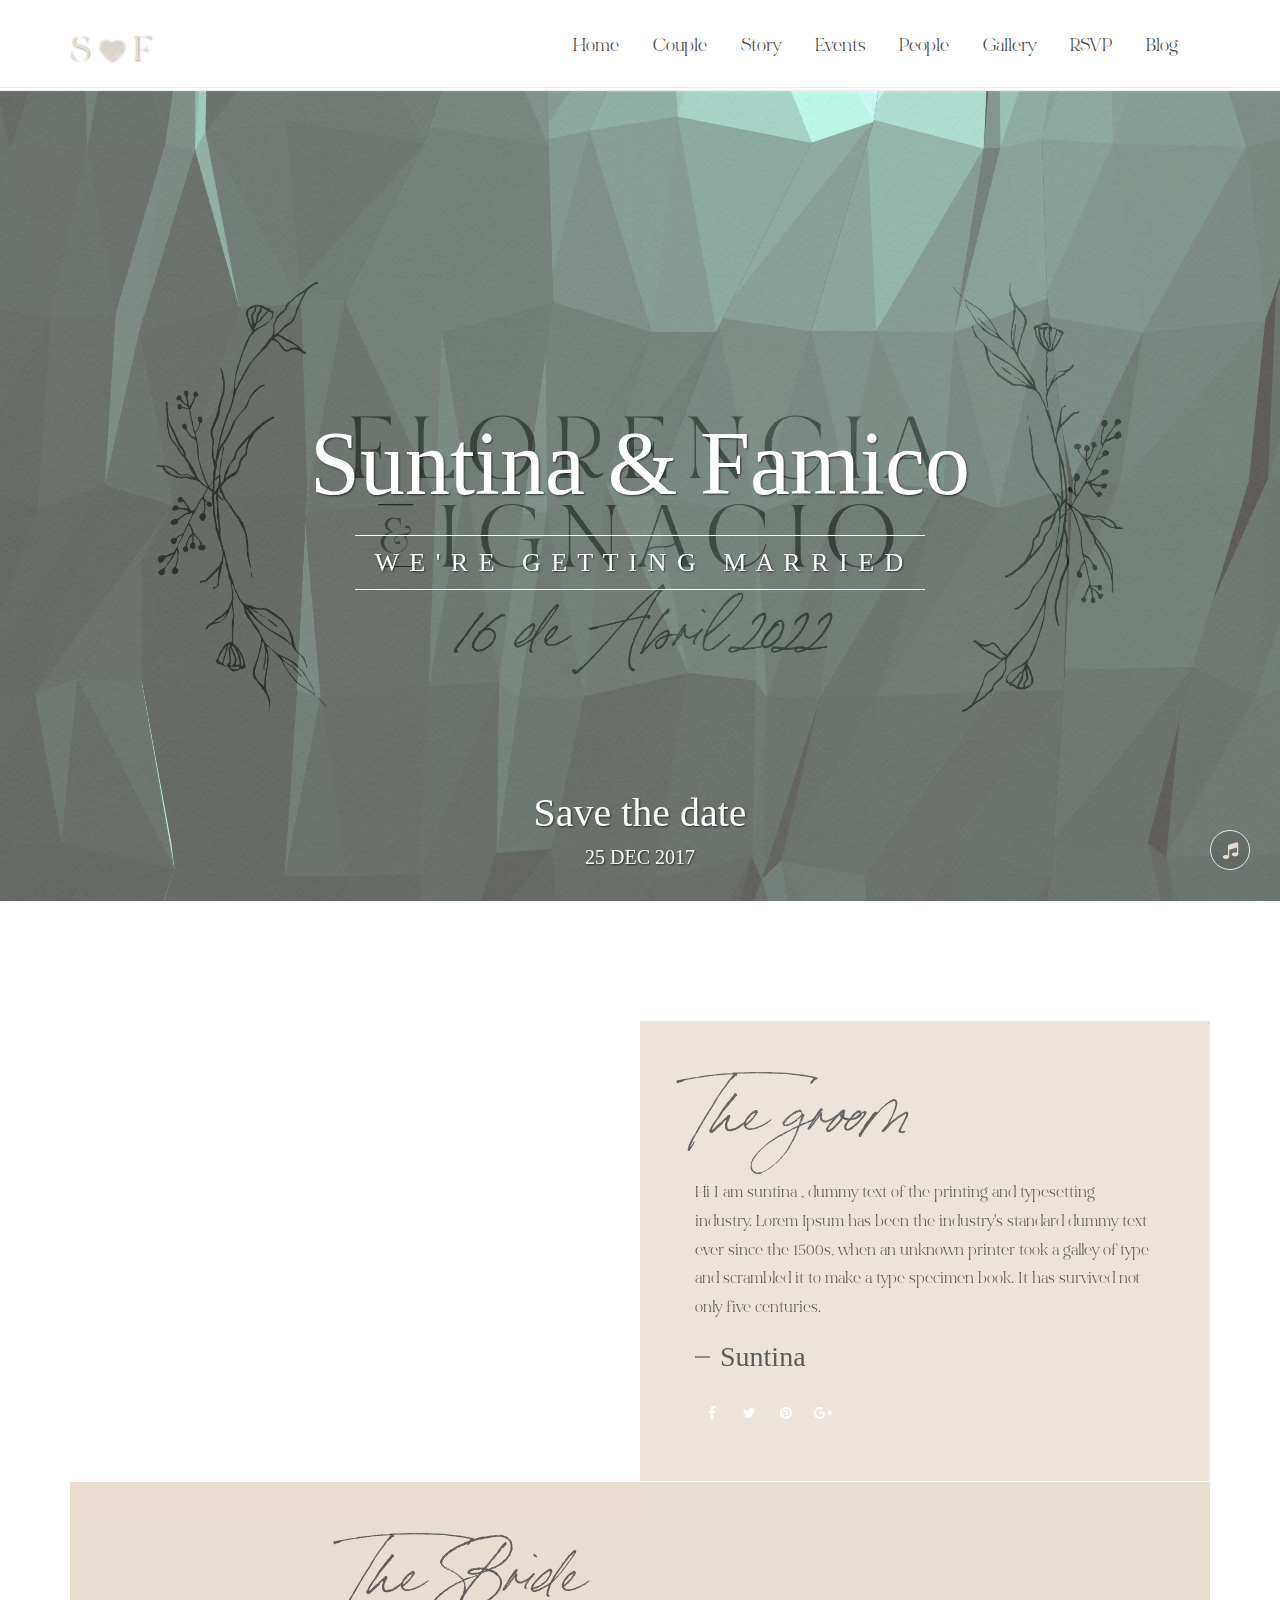
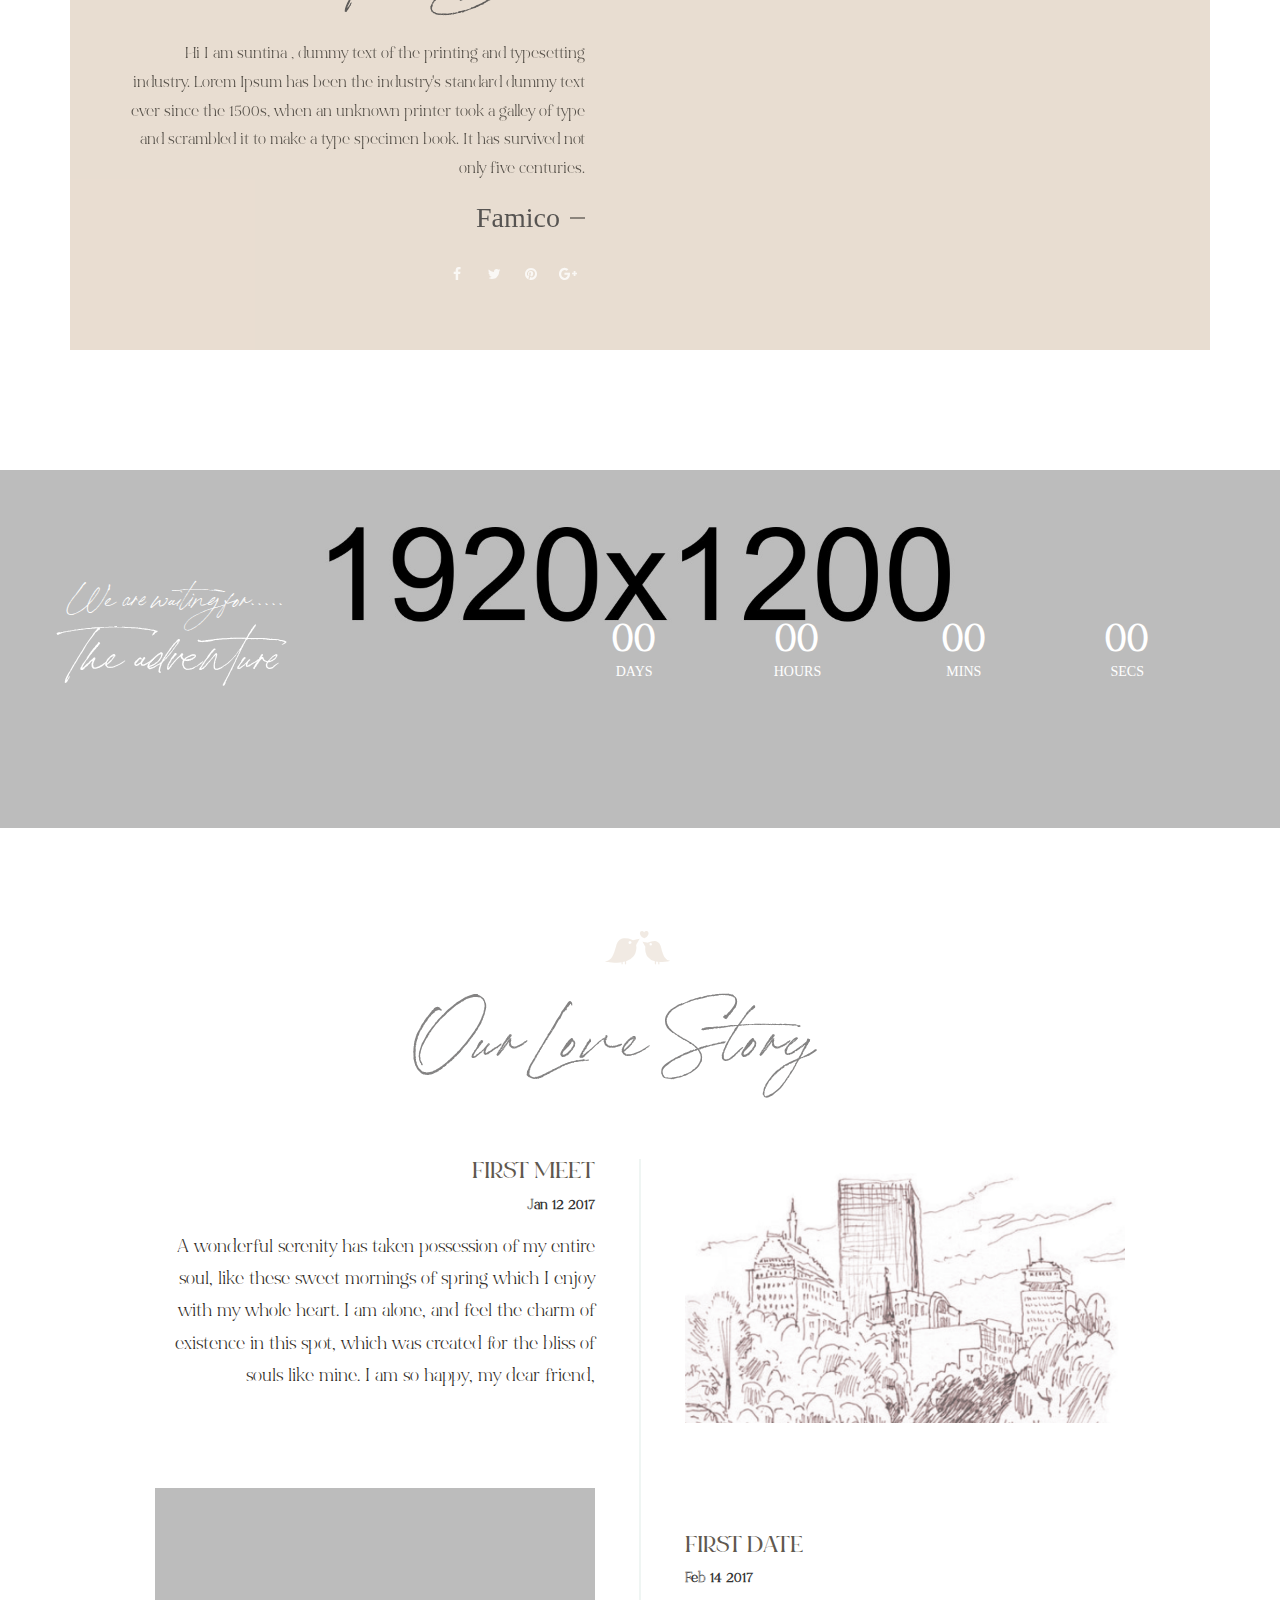
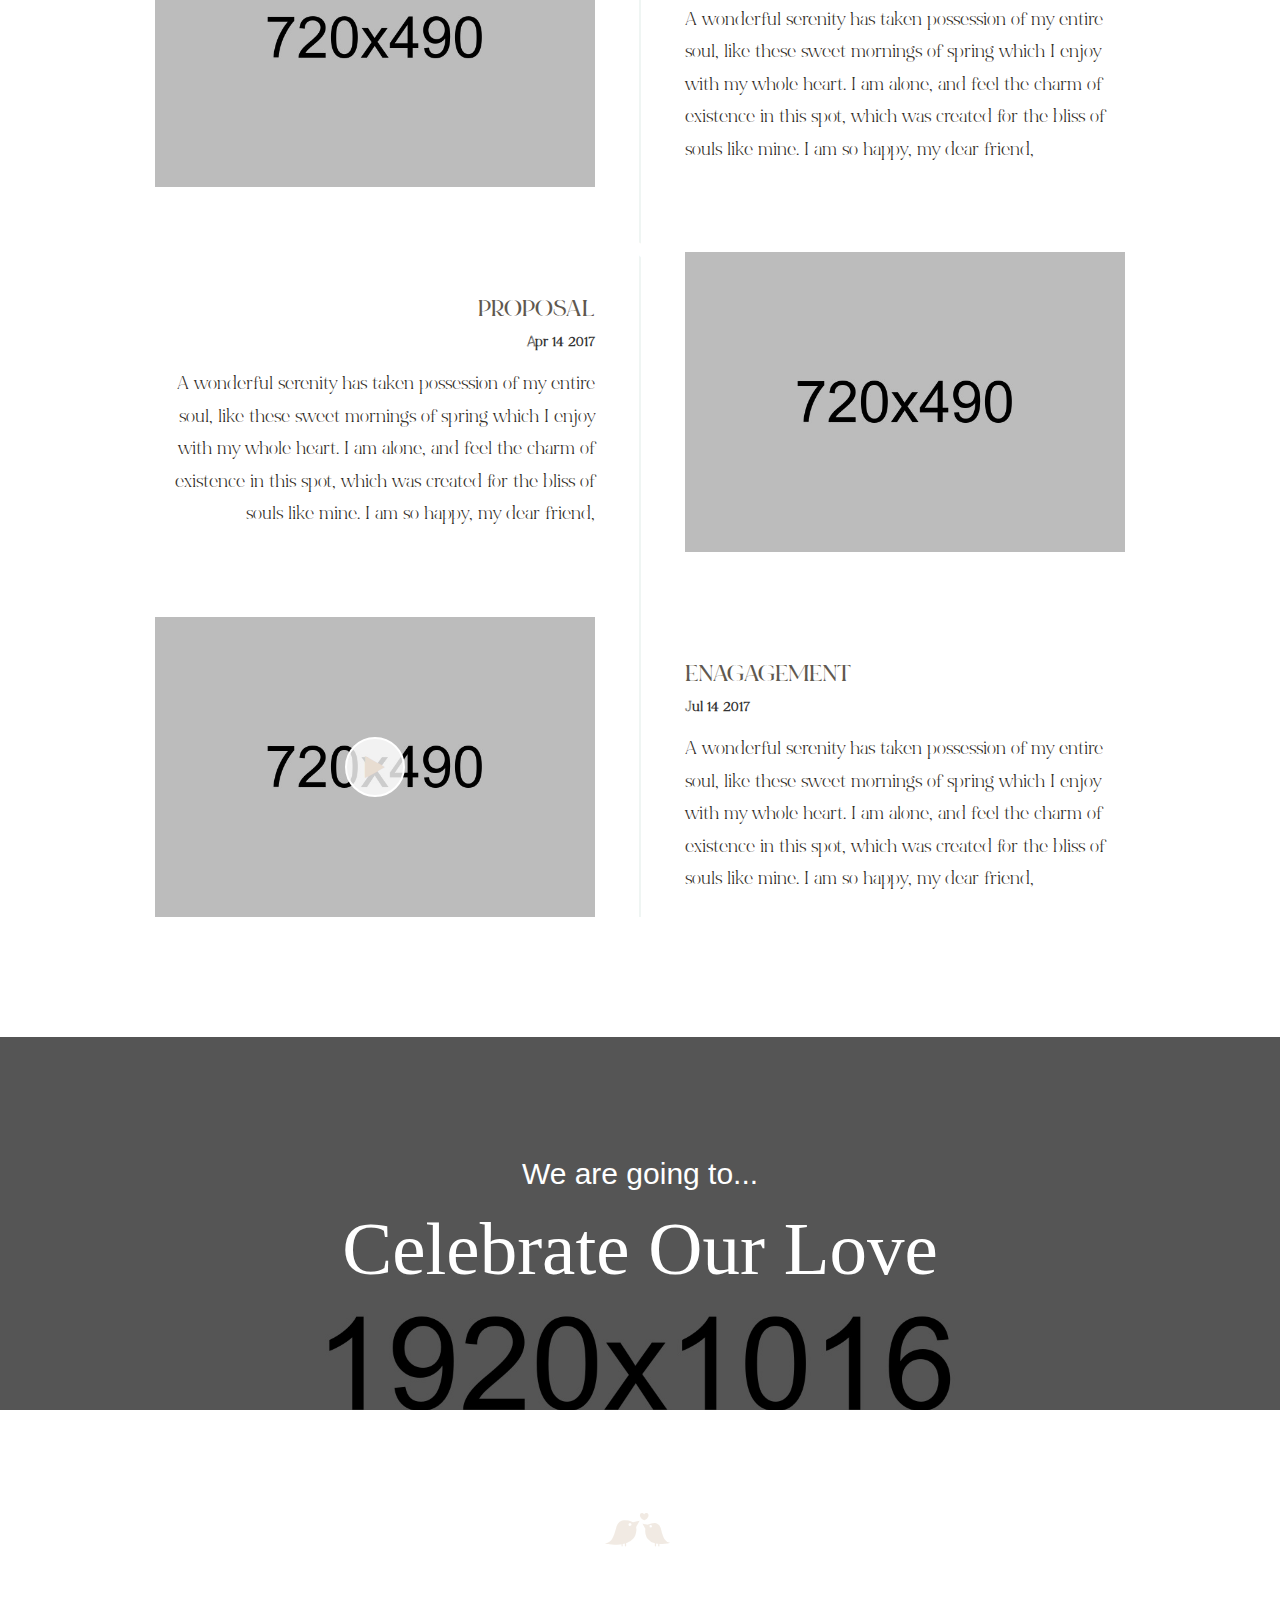
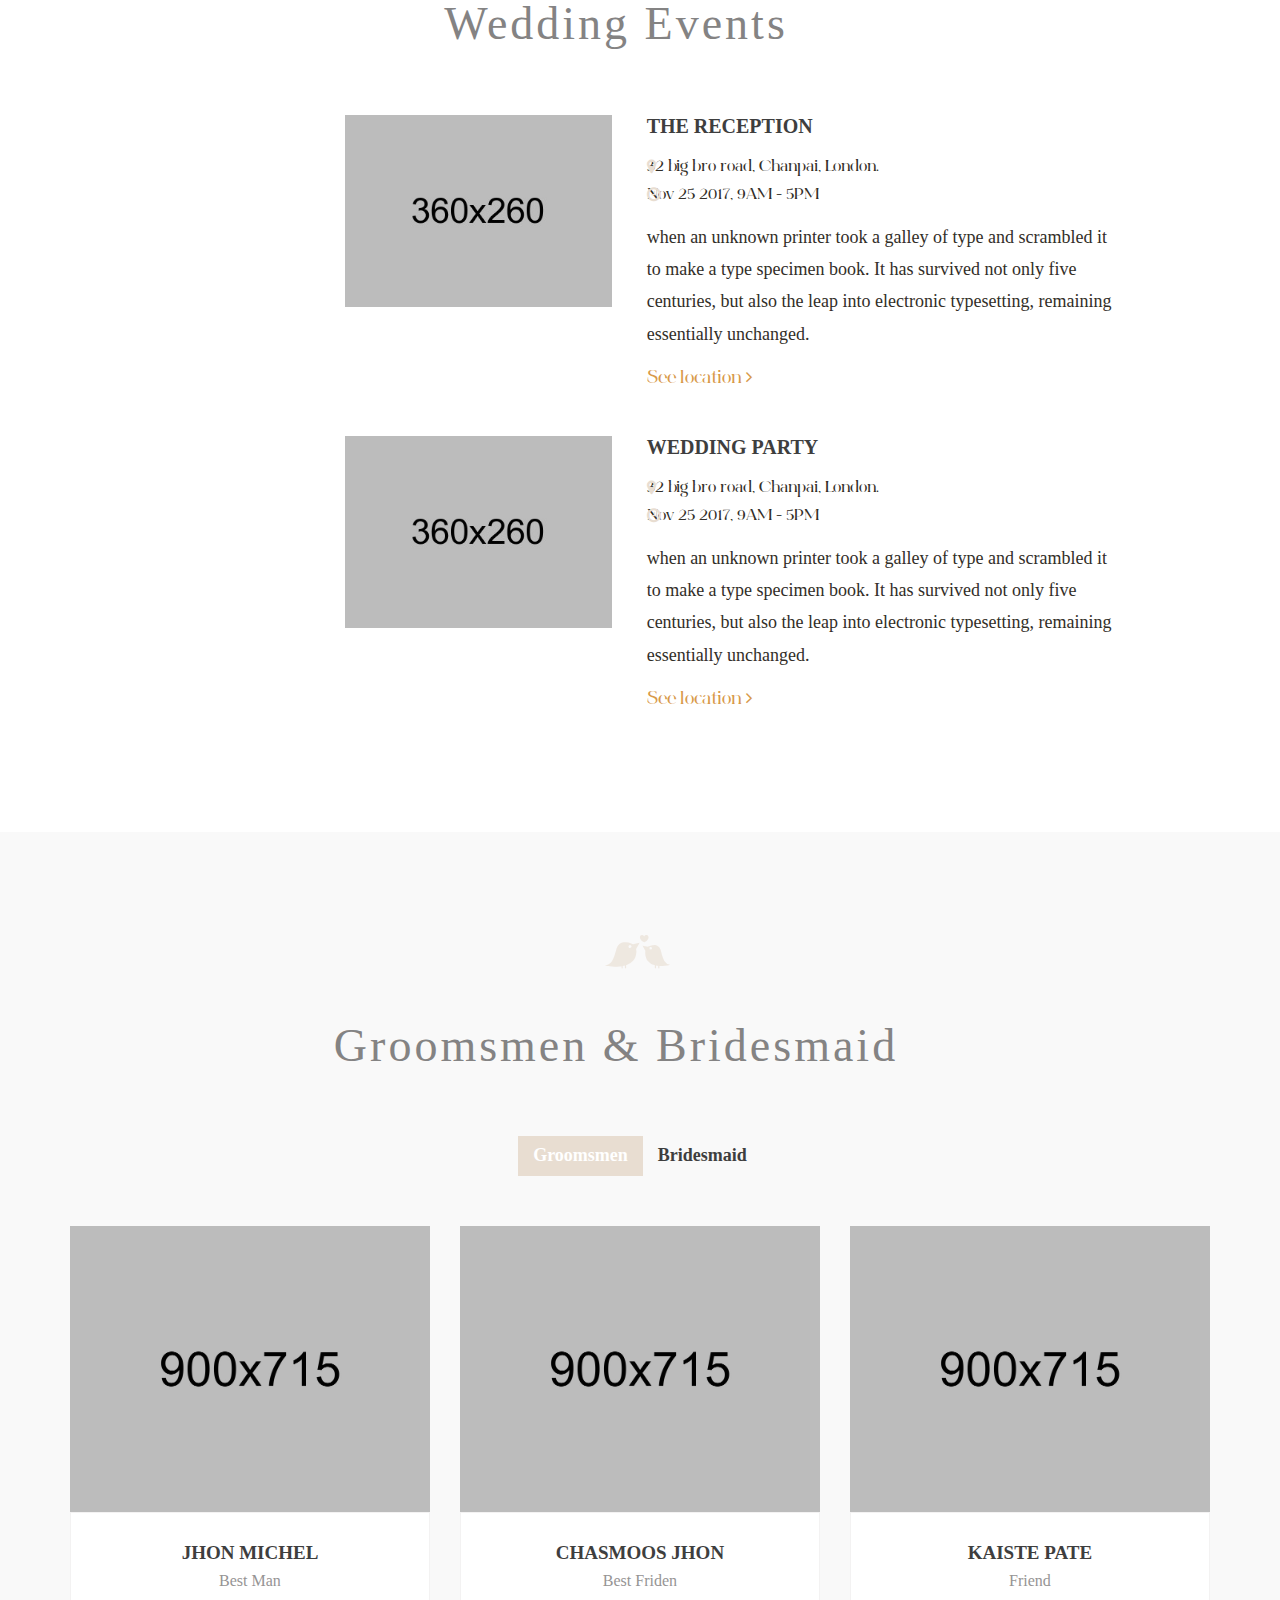
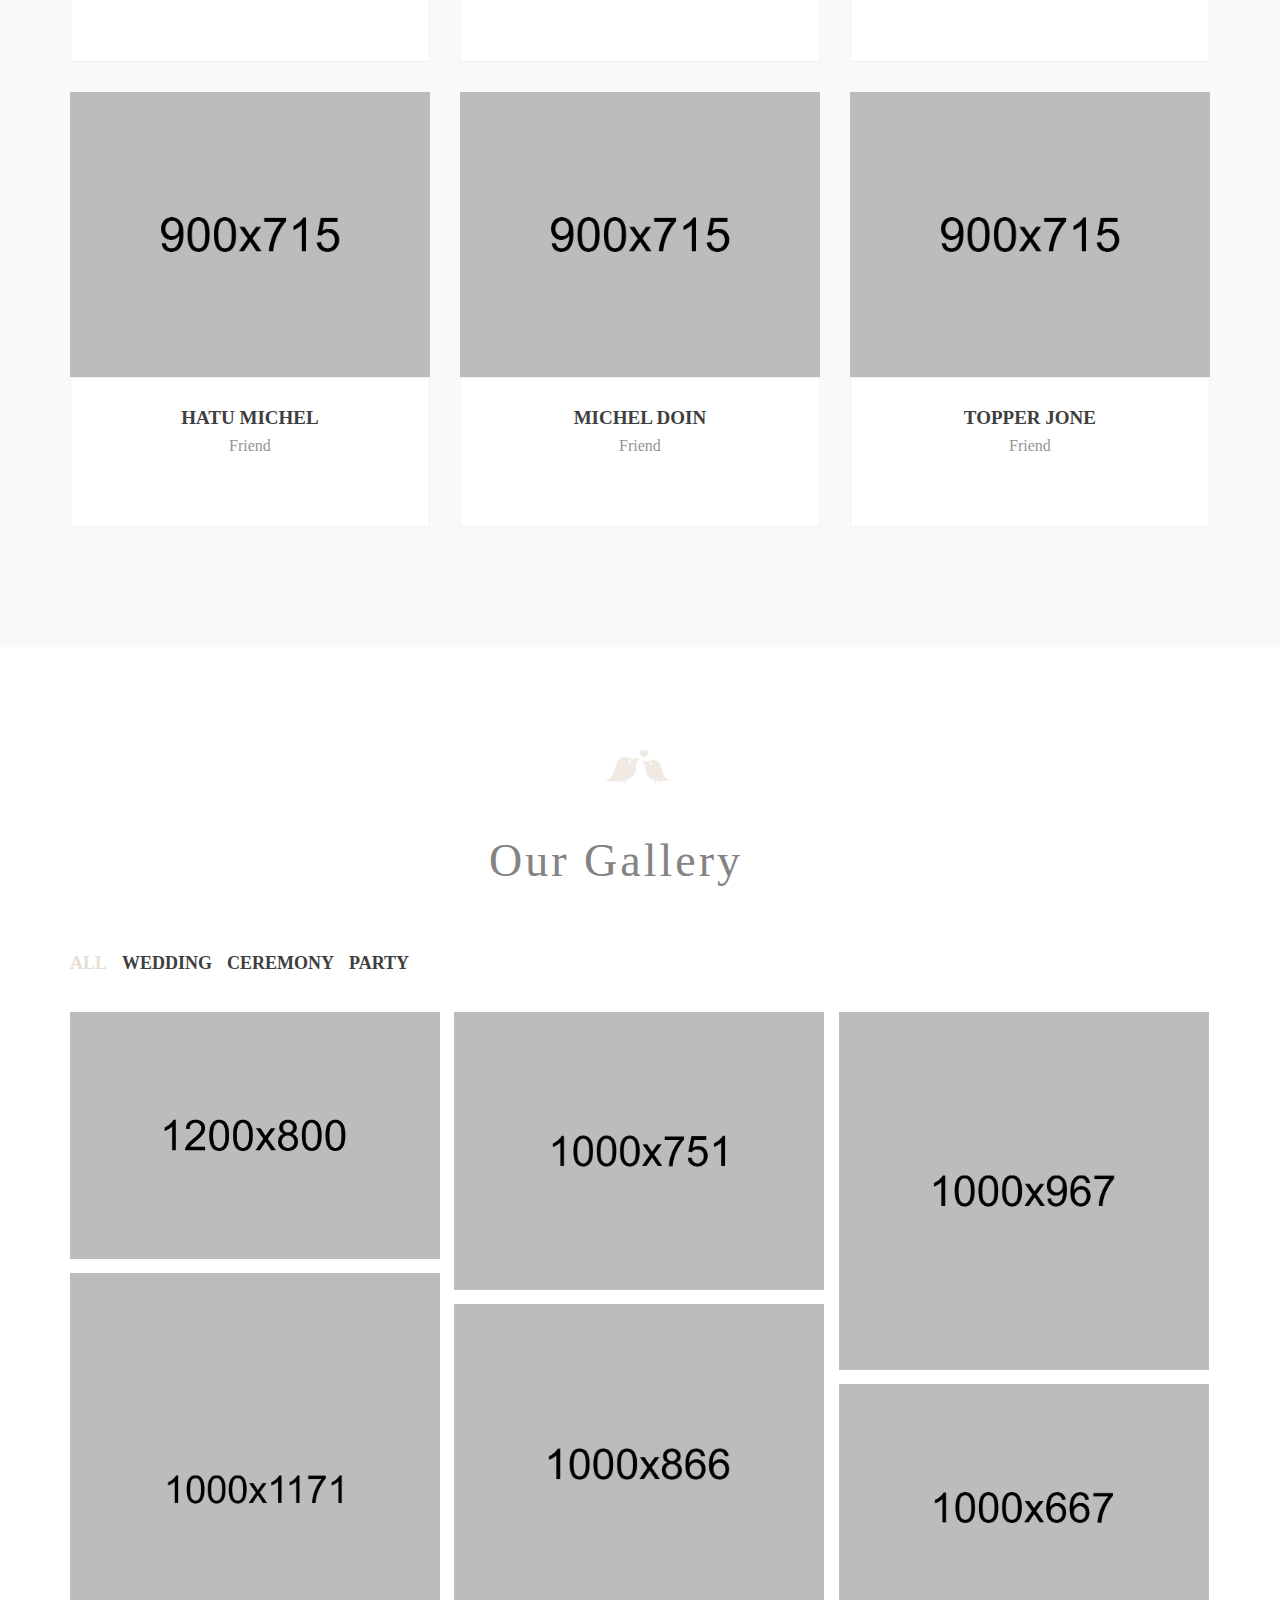
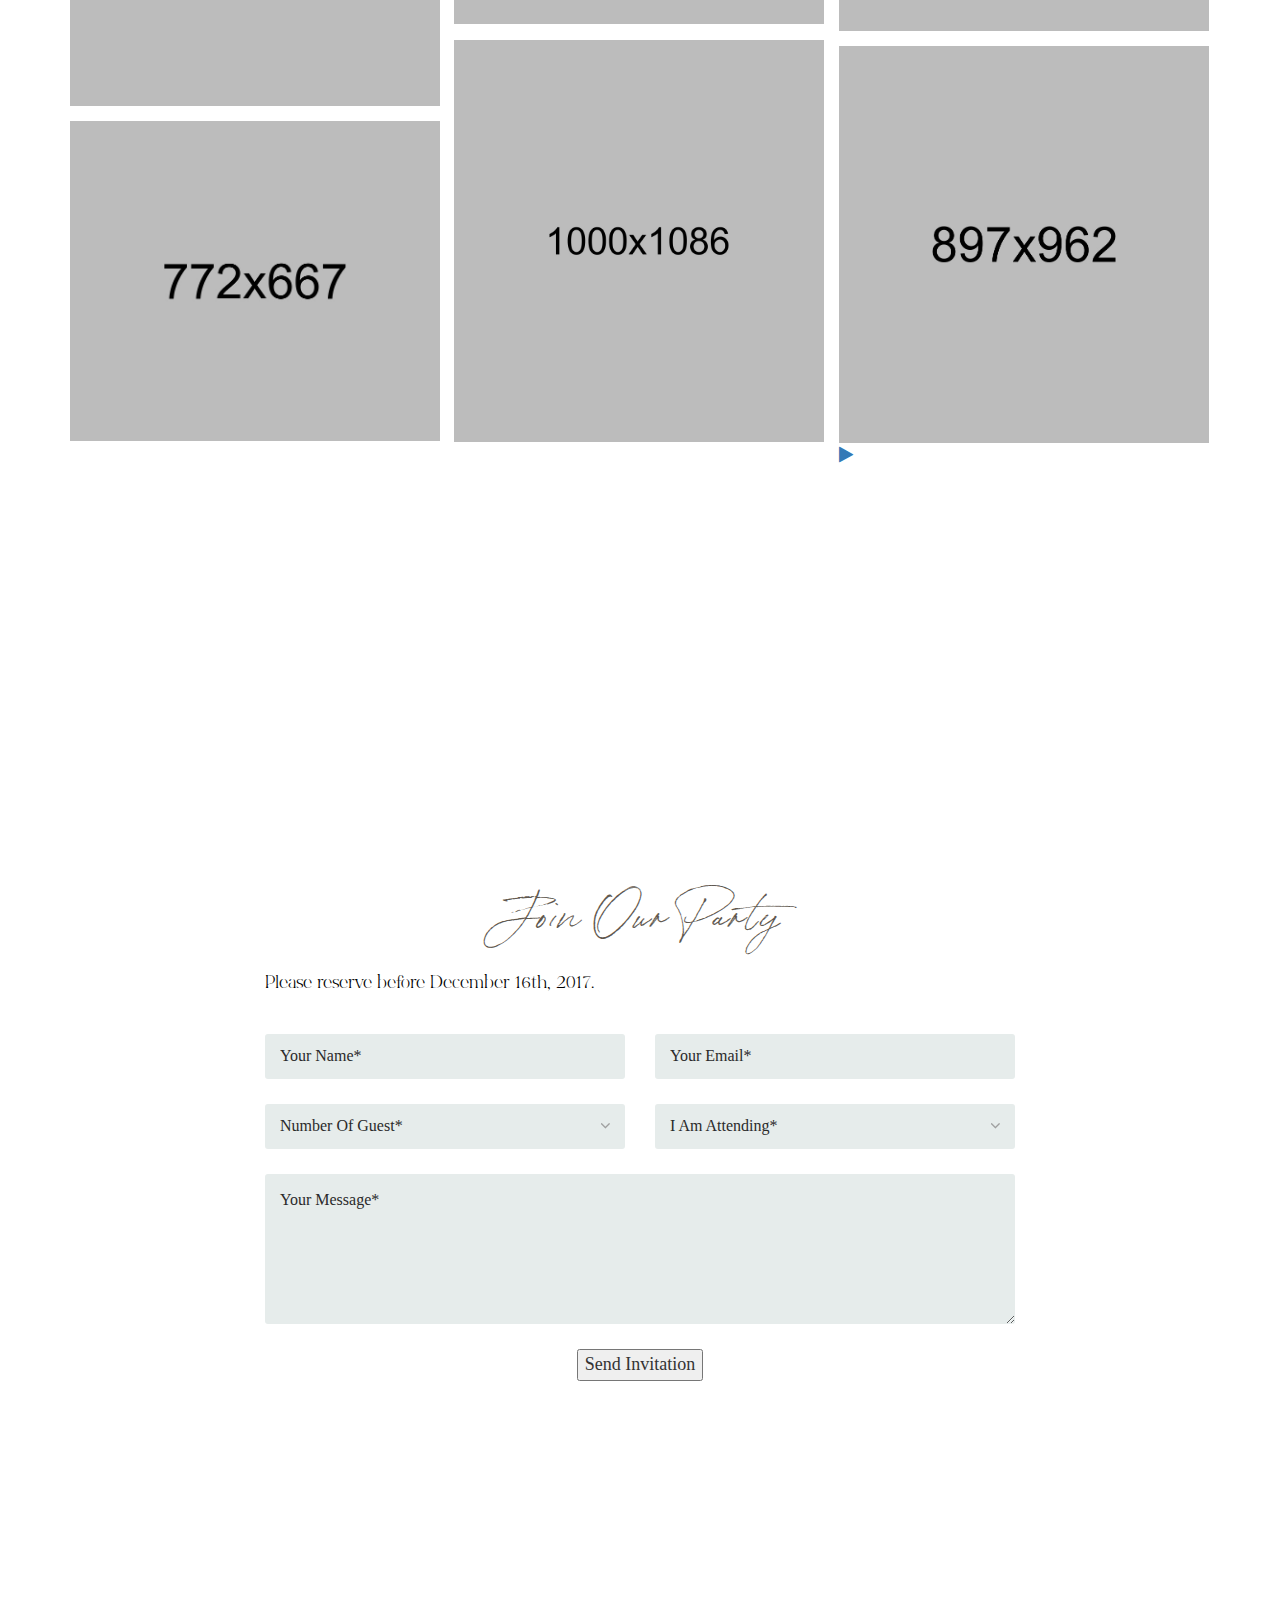
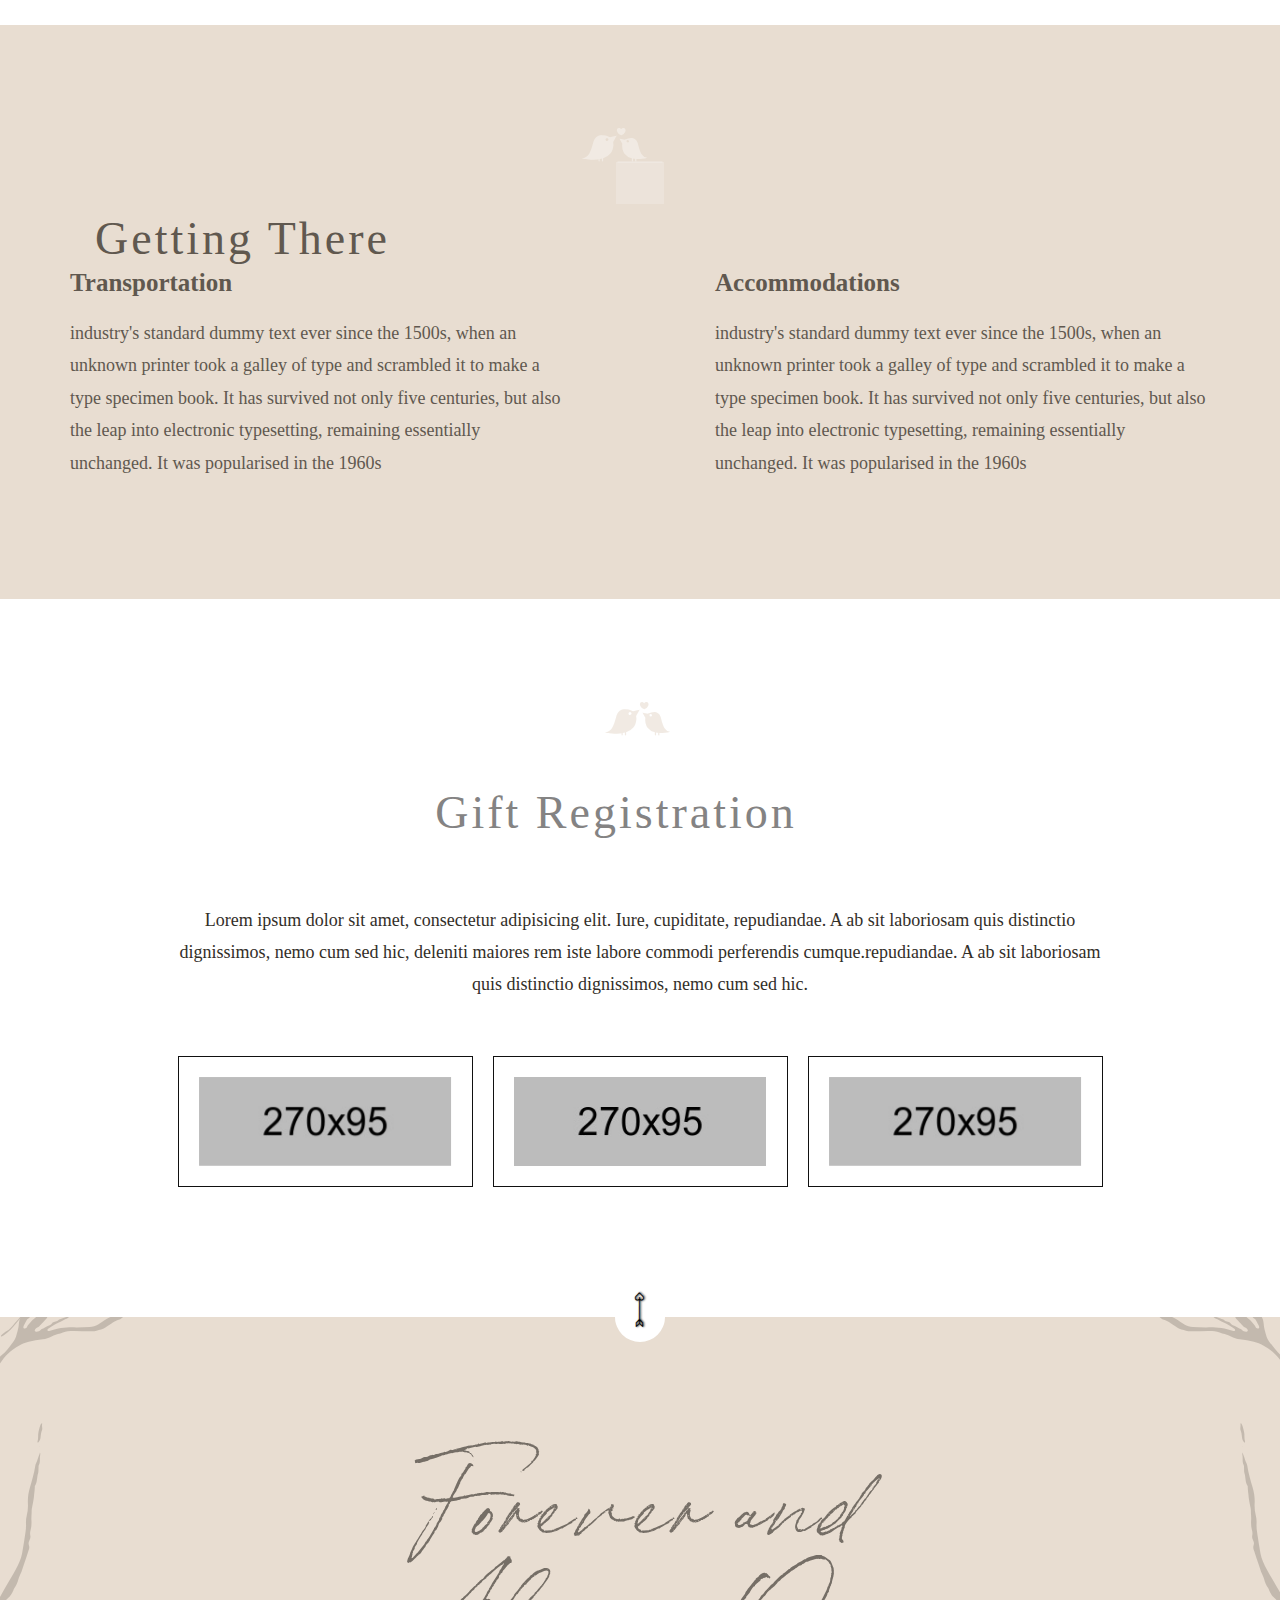
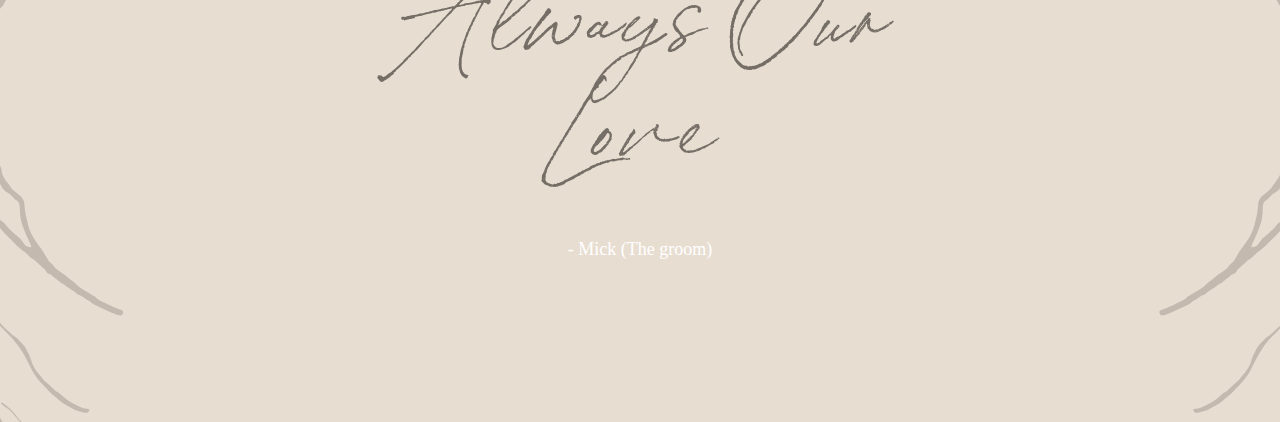
<file: index-13.html>
<!DOCTYPE html>
<html lang="en">
<head>
    <!-- Meta Tags -->
    <meta charset="utf-8">
    <meta http-equiv="X-UA-Compatible" content="IE=edge">
    <meta name="viewport" content="width=device-width, initial-scale=1">

    <!-- Page Title -->
    <title> Lovly Wedding - Responsive Wedding Template </title>

    <!-- Favicon and Touch Icons -->
    <link href="images/favicon/favicon.png" rel="shortcut icon" type="image/png">
    <link href="images/favicon/apple-touch-icon.png" rel="apple-touch-icon">
    <link href="images/favicon/apple-touch-icon-72x72.png" rel="apple-touch-icon" sizes="72x72">
    <link href="images/favicon/apple-touch-icon-114x114.png" rel="apple-touch-icon" sizes="114x114">
    <link href="images/favicon/apple-touch-icon-144x144.png" rel="apple-touch-icon" sizes="144x144">

    <!-- Icon fonts -->
    <link href="css/font-awesome.min.css" rel="stylesheet">
    <link href="css/flaticon.css" rel="stylesheet">

    <!-- Bootstrap core CSS -->
    <link href="css/bootstrap.min.css" rel="stylesheet">

    <!-- Plugins for this template -->
    <link href="css/animate.css" rel="stylesheet">
    <link href="css/owl.carousel.css" rel="stylesheet">
    <link href="css/owl.theme.css" rel="stylesheet">
    <link href="css/slick.css" rel="stylesheet">
    <link href="css/slick-theme.css" rel="stylesheet">
    <link href="css/owl.transitions.css" rel="stylesheet">
    <link href="css/jquery.fancybox.css" rel="stylesheet">
    <link href="css/magnific-popup.css" rel="stylesheet">

    <!-- Custom styles for this template -->
    <link href="css/style.css" rel="stylesheet">

    <!-- HTML5 shim and Respond.js for IE8 support of HTML5 elements and media queries -->
    <!--[if lt IE 9]>
    <script src="https://oss.maxcdn.com/html5shiv/3.7.3/html5shiv.min.js"></script>
    <script src="https://oss.maxcdn.com/respond/1.4.2/respond.min.js"></script>
    <![endif]-->

</head>

<body id="home" class="home-shade">

    <!-- start page-wrapper -->
    <div class="page-wrapper">

        <!-- start preloader -->
        <div class="preloader">
            <div class="inner">
                <span class="icon"><i class="fi flaticon-two"></i></span>
            </div>
        </div>
        <!-- end preloader -->


        <!-- strat music-box -->
        <div class="music-box">
            <button class="music-box-toggle-btn">
                <i class="fa fa-music"></i>
            </button>

            <div class="music-holder">
                <iframe src="https://w.soundcloud.com/player/?url=https%3A//api.soundcloud.com/tracks/102137206&amp;auto_play=true&amp;hide_related=false&amp;show_comments=true&amp;show_user=true&amp;show_reposts=false&amp;visual=true"></iframe>
            </div>
        </div>
        <!-- end music box -->


        <!-- Start header -->
        <header id="header" class="site-header header-style-2">
            <nav class="navigation navbar navbar-default">
                <div class="container">
                    <div class="navbar-header">
                        <button type="button" class="open-btn">
                            <span class="sr-only">Toggle navigation</span>
                            <span class="icon-bar"></span>
                            <span class="icon-bar"></span>
                            <span class="icon-bar"></span>
                        </button>
                        <div class="couple-logo">
                            <h1><a href="#home">S <i class="fi flaticon-shape-1"></i> F</a></h1>
                        </div>
                    </div>
                    <div id="navbar" class="navbar-collapse collapse navbar-right navigation-holder">
                        <button class="close-navbar"><i class="fa fa-close"></i></button>
                        <ul class="nav navbar-nav">
                            <li><a href="#home">Home</a></li>
                            <li><a href="#couple">Couple</a></li>
                            <li><a href="#story">Story</a></li>
                            <li><a href="#events">Events</a></li>
                            <li><a href="#people">People</a></li>
                            <li><a href="#gallery">Gallery</a></li>
                            <li><a href="#rsvp">RSVP</a></li>
                            <li class="menu-item-has-children">
                                <a href="javascript:void(0);">Blog</a>
                                <ul class="sub-menu">
                                    <li><a href="blog.html">Blog</a></li>
                                    <li><a href="blog-details.html">Blog Details</a></li>
                                    <li class="menu-item-has-children">
                                        <a href="#Level3">Thidr level</a>
                                        <ul class="sub-menu">
                                            <li><a href="#">Level3</a></li>
                                            <li><a href="#">Level3</a></li>
                                            <li><a href="#">Level3</a></li>
                                        </ul>
                                    </li>
                                </ul>
                            </li>
                        </ul>
                    </div><!-- end of nav-collapse -->
                </div><!-- end of container -->
            </nav>
        </header>
        <!-- end of header -->


        <!-- start of hero -->
        <section class="hero">
            <div class="static-hero"></div>
            <div id="container" class="surface-shader">
                <div id="output" class="background-container"></div>
            </div>

            <div class="wedding-announcement">
                <div class="couple-name-merried-text">
                    <h2 class="wow slideInUp" data-wow-duration="1s">Suntina &amp; Famico</h2>
                    <div class="married-text wow fadeIn" data-wow-delay="1s">
                        <h4 class="">
                        <span class=" wow fadeInUp" data-wow-delay="1.05s">W</span>
                        <span class=" wow fadeInUp" data-wow-delay="1.10s">e</span>
                        <span class=" wow fadeInUp" data-wow-delay="1.15s">'</span>
                        <span class=" wow fadeInUp" data-wow-delay="1.20s">r</span>
                        <span class=" wow fadeInUp" data-wow-delay="1.25s">e</span>
                        <span>&nbsp;</span>
                        <span class=" wow fadeInUp" data-wow-delay="1.30s">g</span>
                        <span class=" wow fadeInUp" data-wow-delay="1.35s">e</span>
                        <span class=" wow fadeInUp" data-wow-delay="1.40s">t</span>
                        <span class=" wow fadeInUp" data-wow-delay="1.45s">t</span>
                        <span class=" wow fadeInUp" data-wow-delay="1.50s">i</span>
                        <span class=" wow fadeInUp" data-wow-delay="1.55s">n</span>
                        <span class=" wow fadeInUp" data-wow-delay="1.60s">g</span>
                        <span>&nbsp;</span>
                        <span class=" wow fadeInUp" data-wow-delay="1.65s">m</span>
                        <span class=" wow fadeInUp" data-wow-delay="1.70s">a</span>
                        <span class=" wow fadeInUp" data-wow-delay="1.75s">r</span>
                        <span class=" wow fadeInUp" data-wow-delay="1.80s">r</span>
                        <span class=" wow fadeInUp" data-wow-delay="1.85s">i</span>
                        <span class=" wow fadeInUp" data-wow-delay="1.90s">e</span>
                        <span class=" wow fadeInUp" data-wow-delay="1.95s">d</span>

                        </h4>
                    </div>
                    <!-- <i class="fa fa-heart"></i> -->
                </div>

                <div class="save-the-date">
                    <h4>Save the date</h4>
                    <span class="date">25 DEC 2017</span>
                </div>
            </div>
        </section>
        <!-- end of hero slider -->


        <!-- start wedding-couple-section -->
        <section class="wedding-couple-section section-padding" id="couple">
            <div class="container">
                <div class="row">
                    <div class="col col-xs-12">
                        <div class="gb groom">
                            <div class="img-holder wow fadeInLeftSlow">
                                <img src="images/couple/img-1.jpg" alt>
                            </div>
                            <div class="details">
                                <div class="details-inner">
                                    <h3>The groom</h3>
                                    <p>Hi I am suntina , dummy text of the printing and typesetting industry. Lorem Ipsum has been the industry's standard dummy text ever since the 1500s, when an unknown printer took a galley of type and scrambled it to make a type specimen book. It has survived not only five centuries.</p>
                                    <span class="signature">Suntina</span>
                                    <ul class="social-links">
                                        <li><a href="#"><i class="fa fa-facebook"></i></a></li>
                                        <li><a href="#"><i class="fa fa-twitter"></i></a></li>
                                        <li><a href="#"><i class="fa fa-pinterest"></i></a></li>
                                        <li><a href="#"><i class="fa fa-google-plus"></i></a></li>
                                    </ul>
                                </div>
                            </div>
                        </div>
                        <div class="gb bride">
                            <div class="details">
                                <div class="details-inner">
                                    <h3>The Bride</h3>
                                    <p>Hi I am suntina , dummy text of the printing and typesetting industry. Lorem Ipsum has been the industry's standard dummy text ever since the 1500s, when an unknown printer took a galley of type and scrambled it to make a type specimen book. It has survived not only five centuries.</p>
                                    <span class="signature">Famico</span>
                                    <ul class="social-links">
                                        <li><a href="#"><i class="fa fa-facebook"></i></a></li>
                                        <li><a href="#"><i class="fa fa-twitter"></i></a></li>
                                        <li><a href="#"><i class="fa fa-pinterest"></i></a></li>
                                        <li><a href="#"><i class="fa fa-google-plus"></i></a></li>
                                    </ul>
                                </div>
                            </div>
                            <div class="img-holder wow fadeInRightSlow">
                                <img src="images/couple/img-2.jpg" alt>
                            </div>
                        </div>
                    </div>
                </div> <!-- end row -->
            </div> <!-- end container -->
        </section>
        <!-- end wedding-couple-section -->


        <!-- start count-down-section -->
        <section class="count-down-section section-padding parallax" data-bg-image="images/countdown-bg.jpg" data-speed="7">
            <div class="container">
                <div class="row">
                    <div class="col col-md-4">
                        <h2><span>We are waiting for.....</span> The adventure</h2>
                    </div>
                    <div class="col col-md-7 col-md-offset-1">
                        <div class="count-down-clock">
                            <div id="clock">

                            </div>
                        </div>
                    </div>
                </div> <!-- end row -->
            </div> <!-- end container -->
        </section>
        <!-- end count-down-section -->


        <!-- start story-section -->
        <section class="story-section section-padding" id="story">
            <div class="container">
                <div class="row">
                    <div class="col col-xs-12">
                        <div class="section-title">
                            <div class="vertical-line"><span><i class="fi flaticon-two"></i></span></div>
                            <h2>Our love story</h2>
                        </div>
                    </div>
                </div> <!-- end section-title -->

                <div class="row">
                    <div class="col col-xs-12">
                        <div class="story-timeline">
                            <div class="row">
                                <div class="col col-md-6">
                                    <div class="story-text right-align-text">
                                        <h3>First meet</h3>
                                        <span class="date">Jan 12 2017</span>
                                        <p>A wonderful serenity has taken possession of my entire soul, like these sweet mornings of spring which I enjoy with my whole heart. I am alone, and feel the charm of existence in this spot, which was created for the bliss of souls like mine. I am so happy, my dear friend, </p>
                                    </div>
                                </div>
                                <div class="col col-md-6">
                                    <div class="img-holder">
                                        <img src="images/story/img-1.jpg" alt class="img img-responsive">
                                    </div>
                                </div>
                            </div>
                            <div class="row">
                                <div class="col col-md-6">
                                    <div class="img-holder right-align-text story-slider">
                                        <img src="images/story/img-2.jpg" alt class="img img-responsive">
                                        <img src="images/story/img-3.jpg" alt class="img img-responsive">
                                    </div>
                                </div>
                                <div class="col col-md-6 text-holder">
                                    <span class="heart">
                                        <i class="fa fa-heart"></i>
                                    </span>
                                    <div class="story-text">
                                        <h3>First date</h3>
                                        <span class="date">Feb 14 2017</span>
                                        <p>A wonderful serenity has taken possession of my entire soul, like these sweet mornings of spring which I enjoy with my whole heart. I am alone, and feel the charm of existence in this spot, which was created for the bliss of souls like mine. I am so happy, my dear friend, </p>
                                    </div>
                                </div>
                            </div>
                            <div class="row">
                                <div class="col col-md-6 text-holder right-heart">
                                    <span class="heart">
                                        <i class="fa fa-heart"></i>
                                    </span>
                                    <div class="story-text right-align-text">
                                        <h3>Proposal</h3>
                                        <span class="date">Apr 14 2017</span>
                                        <p>A wonderful serenity has taken possession of my entire soul, like these sweet mornings of spring which I enjoy with my whole heart. I am alone, and feel the charm of existence in this spot, which was created for the bliss of souls like mine. I am so happy, my dear friend, </p>
                                    </div>
                                </div>
                                <div class="col col-md-6">
                                    <div class="img-holder right-align-text story-slider">
                                        <img src="images/story/img-7.jpg" alt class="img img-responsive">
                                        <img src="images/story/img-5.jpg" alt class="img img-responsive">
                                    </div>
                                </div>
                            </div>
                            <div class="row">
                                <div class="col col-md-6">
                                    <div class="img-holder video-holder">
                                        <img src="images/story/img-8.jpg" alt class="img img-responsive">
                                        <a href="https://www.youtube.com/embed/XSGBVzeBUbk?autoplay=1" data-type="iframe" class="video-play-btn">
                                            <i class="fa fa-play"></i>
                                        </a>
                                    </div>
                                </div>
                                <div class="col col-md-6 text-holder">
                                    <span class="heart">
                                        <i class="fa fa-heart"></i>
                                    </span>
                                    <div class="story-text">
                                        <h3>Enagagement</h3>
                                        <span class="date">Jul 14 2017</span>
                                        <p>A wonderful serenity has taken possession of my entire soul, like these sweet mornings of spring which I enjoy with my whole heart. I am alone, and feel the charm of existence in this spot, which was created for the bliss of souls like mine. I am so happy, my dear friend, </p>
                                    </div>
                                </div>
                            </div>
                        </div>
                    </div>
                </div> <!-- end row -->
            </div> <!-- end container -->
        </section>
        <!-- end story-section -->


        <!-- start cta -->
        <section class="cta section-padding parallax" data-bg-image="images/cta-bg.jpg" data-speed="7">
            <div class="container">
                <div class="row">
                    <div class="col col-xs-12">
                        <h2><span>We are going to...</span> Celebrate Our Love</h2>
                    </div>
                </div> <!-- end row -->
            </div> <!-- end container -->
        </section>
        <!-- end cta -->


        <!-- start events-section -->
        <section class="events-section section-padding" id="events">
            <div class="container">
                <div class="row">
                    <div class="col col-xs-12">
                        <div class="section-title">
                            <div class="vertical-line"><span><i class="fi flaticon-two"></i></span></div>
                            <h2>Wedding events</h2>
                        </div>
                    </div>
                </div> <!-- end section-title -->

                <div class="row">
                    <div class="col col-lg-10 col-lg-offset-1">
                        <div class="event">
                            <div class="img-holder">
                                <img src="images/events/img-1.jpg" alt class="img img-responsive">
                            </div>
                            <div class="details">
                                <h3>The reception</h3>
                                <ul>
                                    <li><i class="fa fa-map-marker"></i> 32 big bro road, Chanpai, London.</li>
                                    <li><i class="fa fa-clock-o"></i> Nov 25 2017, 9AM - 5PM</li>
                                </ul>
                                <p>when an unknown printer took a galley of type and scrambled it to make a type specimen book. It has survived not only five centuries, but also the leap into electronic typesetting, remaining essentially unchanged. </p>
                                <a class="see-location-btn popup-gmaps" href="https://www.google.com/maps/embed?pb=!1m18!1m12!1m3!1d25211.21212385712!2d144.95275648773628!3d-37.82748510398018!2m3!1f0!2f0!3f0!3m2!1i1024!2i768!4f13.1!3m3!1m2!1s0x6ad642af0f11fd81%3A0x5045675218ce7e0!2zTWVsYm91cm5lIFZJQyAzMDA0LCDgpoXgprjgp43gpp_gp43gprDgp4fgprLgpr_gpq_gprzgpr4!5e0!3m2!1sbn!2sbd!4v1503742051881">
                                    See location <i class="fa fa-angle-right"></i>
                                </a>
                            </div>
                        </div>
                        <div class="event">
                            <div class="img-holder">
                                <img src="images/events/img-2.jpg" alt class="img img-responsive">
                            </div>
                            <div class="details">
                                <h3>Wedding party</h3>
                                <ul>
                                    <li><i class="fa fa-map-marker"></i> 32 big bro road, Chanpai, London.</li>
                                    <li><i class="fa fa-clock-o"></i> Nov 25 2017, 9AM - 5PM</li>
                                </ul>
                                <p>when an unknown printer took a galley of type and scrambled it to make a type specimen book. It has survived not only five centuries, but also the leap into electronic typesetting, remaining essentially unchanged. </p>
                                <a class="see-location-btn popup-gmaps" href="https://www.google.com/maps/embed?pb=!1m18!1m12!1m3!1d3152.0160484383277!2d144.99053291585201!3d-37.81309307975254!2m3!1f0!2f0!3f0!3m2!1i1024!2i768!4f13.1!3m3!1m2!1s0x6ad642ef89a7e023%3A0xb1353055e38c1ab8!2sNew+York+Tomato+Cafe!5e0!3m2!1sbn!2sbd!4v1503743893919">
                                    See location <i class="fa fa-angle-right"></i>
                                </a>
                            </div>
                        </div>
                    </div>
                </div> <!-- end row -->
            </div> <!-- end container -->
        </section>
        <!-- end events-section -->


        <!-- start inportant-people-section -->
        <section class="inportant-people-section section-padding" id="people">
            <div class="container">
                <div class="row">
                    <div class="col col-xs-12">
                        <div class="section-title">
                            <div class="vertical-line"><span><i class="fi flaticon-two"></i></span></div>
                            <h2>Groomsmen &amp; Bridesmaid</h2>
                        </div>
                    </div>
                </div> <!-- end section-title -->

                <div class="row">
                    <div class="col col-xs-12">
                        <div class="inportant-people-content">
                            <div class="tablist">
                                <ul class="nav">
                                    <li class="active">
                                        <a href="#groomsmen" data-toggle="tab">Groomsmen</a>
                                    </li>
                                    <li>
                                        <a href="#bridesmaid" data-toggle="tab">Bridesmaid</a>
                                    </li>
                                </ul>
                            </div>

                            <div class="tab-content">
                                <div class="tab-pane fade in active grid-wrapper" id="groomsmen">
                                    <div class="grid">
                                        <div class="img-holder">
                                            <a href="images/groomsmen/img-1.jpg" class="popup-image">
                                                <img src="images/groomsmen/img-1.jpg" alt class="img img-responsive">
                                            </a>
                                        </div>
                                        <div class="details">
                                            <h3>Jhon Michel</h3>
                                            <span>Best man</span>
                                            <ul class="social-links">
                                                <li><a href="#"><i class="fa fa-facebook"></i></a></li>
                                                <li><a href="#"><i class="fa fa-twitter"></i></a></li>
                                                <li><a href="#"><i class="fa fa-pinterest"></i></a></li>
                                                <li><a href="#"><i class="fa fa-vimeo"></i></a></li>
                                            </ul>
                                        </div>
                                    </div>
                                    <div class="grid">
                                        <div class="img-holder">
                                            <a href="images/groomsmen/img-2.jpg" class="popup-image">
                                                <img src="images/groomsmen/img-2.jpg" alt class="img img-responsive">
                                            </a>
                                        </div>
                                        <div class="details">
                                            <h3>Chasmoos jhon</h3>
                                            <span>Best friden</span>
                                            <ul class="social-links">
                                                <li><a href="#"><i class="fa fa-facebook"></i></a></li>
                                                <li><a href="#"><i class="fa fa-twitter"></i></a></li>
                                                <li><a href="#"><i class="fa fa-pinterest"></i></a></li>
                                                <li><a href="#"><i class="fa fa-vimeo"></i></a></li>
                                            </ul>
                                        </div>
                                    </div>
                                    <div class="grid">
                                        <div class="img-holder">
                                            <a href="images/groomsmen/img-3.jpg" class="popup-image">
                                                <img src="images/groomsmen/img-3.jpg" alt class="img img-responsive">
                                            </a>
                                        </div>
                                        <div class="details">
                                            <h3>Kaiste pate</h3>
                                            <span>Friend</span>
                                            <ul class="social-links">
                                                <li><a href="#"><i class="fa fa-facebook"></i></a></li>
                                                <li><a href="#"><i class="fa fa-twitter"></i></a></li>
                                                <li><a href="#"><i class="fa fa-pinterest"></i></a></li>
                                                <li><a href="#"><i class="fa fa-vimeo"></i></a></li>
                                            </ul>
                                        </div>
                                    </div>
                                    <div class="grid">
                                        <div class="img-holder">
                                            <a href="images/groomsmen/img-4.jpg" class="popup-image">
                                                <img src="images/groomsmen/img-4.jpg" alt class="img img-responsive">
                                            </a>
                                        </div>
                                        <div class="details">
                                            <h3>Hatu Michel</h3>
                                            <span>Friend</span>
                                            <ul class="social-links">
                                                <li><a href="#"><i class="fa fa-facebook"></i></a></li>
                                                <li><a href="#"><i class="fa fa-twitter"></i></a></li>
                                                <li><a href="#"><i class="fa fa-pinterest"></i></a></li>
                                                <li><a href="#"><i class="fa fa-vimeo"></i></a></li>
                                            </ul>
                                        </div>
                                    </div>
                                    <div class="grid">
                                        <div class="img-holder">
                                            <a href="images/groomsmen/img-5.jpg" class="popup-image">
                                                <img src="images/groomsmen/img-5.jpg" alt class="img img-responsive">
                                            </a>
                                        </div>
                                        <div class="details">
                                            <h3>Michel doin</h3>
                                            <span>Friend</span>
                                            <ul class="social-links">
                                                <li><a href="#"><i class="fa fa-facebook"></i></a></li>
                                                <li><a href="#"><i class="fa fa-twitter"></i></a></li>
                                                <li><a href="#"><i class="fa fa-pinterest"></i></a></li>
                                                <li><a href="#"><i class="fa fa-vimeo"></i></a></li>
                                            </ul>
                                        </div>
                                    </div>
                                    <div class="grid">
                                        <div class="img-holder">
                                            <a href="images/groomsmen/img-6.jpg" class="popup-image">
                                                <img src="images/groomsmen/img-6.jpg" alt class="img img-responsive">
                                            </a>
                                        </div>
                                        <div class="details">
                                            <h3>Topper jone</h3>
                                            <span>Friend</span>
                                            <ul class="social-links">
                                                <li><a href="#"><i class="fa fa-facebook"></i></a></li>
                                                <li><a href="#"><i class="fa fa-twitter"></i></a></li>
                                                <li><a href="#"><i class="fa fa-pinterest"></i></a></li>
                                                <li><a href="#"><i class="fa fa-vimeo"></i></a></li>
                                            </ul>
                                        </div>
                                    </div>
                                </div>

                                <div class="tab-pane fade grid-wrapper" id="bridesmaid">
                                    <div class="grid">
                                        <div class="img-holder">
                                            <a href="images/bridesmaid/img-1.jpg" class="popup-image">
                                                <img src="images/bridesmaid/img-1.jpg" alt class="img img-responsive">
                                            </a>
                                        </div>
                                        <div class="details">
                                            <h3>Rachel Li</h3>
                                            <span>Made of honor</span>
                                            <ul class="social-links">
                                                <li><a href="#"><i class="fa fa-facebook"></i></a></li>
                                                <li><a href="#"><i class="fa fa-twitter"></i></a></li>
                                                <li><a href="#"><i class="fa fa-pinterest"></i></a></li>
                                                <li><a href="#"><i class="fa fa-vimeo"></i></a></li>
                                            </ul>
                                        </div>
                                    </div>
                                    <div class="grid">
                                        <div class="img-holder">
                                            <a href="images/bridesmaid/img-2.jpg" class="popup-image">
                                                <img src="images/bridesmaid/img-2.jpg" alt class="img img-responsive">
                                            </a>
                                        </div>
                                        <div class="details">
                                            <h3>Male Vign</h3>
                                            <span>Best friend</span>
                                            <ul class="social-links">
                                                <li><a href="#"><i class="fa fa-facebook"></i></a></li>
                                                <li><a href="#"><i class="fa fa-twitter"></i></a></li>
                                                <li><a href="#"><i class="fa fa-pinterest"></i></a></li>
                                                <li><a href="#"><i class="fa fa-vimeo"></i></a></li>
                                            </ul>
                                        </div>
                                    </div>
                                    <div class="grid">
                                        <div class="img-holder">
                                            <a href="images/bridesmaid/img-3.jpg" class="popup-image">
                                                <img src="images/bridesmaid/img-3.jpg" alt class="img img-responsive">
                                            </a>
                                        </div>
                                        <div class="details">
                                            <h3>Jonny Mich</h3>
                                            <span>Friend</span>
                                            <ul class="social-links">
                                                <li><a href="#"><i class="fa fa-facebook"></i></a></li>
                                                <li><a href="#"><i class="fa fa-twitter"></i></a></li>
                                                <li><a href="#"><i class="fa fa-pinterest"></i></a></li>
                                                <li><a href="#"><i class="fa fa-vimeo"></i></a></li>
                                            </ul>
                                        </div>
                                    </div>
                                    <div class="grid">
                                        <div class="img-holder">
                                            <a href="images/bridesmaid/img-4.jpg" class="popup-image">
                                                <img src="images/bridesmaid/img-4.jpg" alt class="img img-responsive">
                                            </a>
                                        </div>
                                        <div class="details">
                                            <h3>Brodd Wid</h3>
                                            <span>Friend</span>
                                            <ul class="social-links">
                                                <li><a href="#"><i class="fa fa-facebook"></i></a></li>
                                                <li><a href="#"><i class="fa fa-twitter"></i></a></li>
                                                <li><a href="#"><i class="fa fa-pinterest"></i></a></li>
                                                <li><a href="#"><i class="fa fa-vimeo"></i></a></li>
                                            </ul>
                                        </div>
                                    </div>
                                    <div class="grid">
                                        <div class="img-holder">
                                            <a href="images/bridesmaid/img-5.jpg" class="popup-image">
                                                <img src="images/bridesmaid/img-5.jpg" alt class="img img-responsive">
                                            </a>
                                        </div>
                                        <div class="details">
                                            <h3>Nokshal bedi</h3>
                                            <span>Friend</span>
                                            <ul class="social-links">
                                                <li><a href="#"><i class="fa fa-facebook"></i></a></li>
                                                <li><a href="#"><i class="fa fa-twitter"></i></a></li>
                                                <li><a href="#"><i class="fa fa-pinterest"></i></a></li>
                                                <li><a href="#"><i class="fa fa-vimeo"></i></a></li>
                                            </ul>
                                        </div>
                                    </div>
                                    <div class="grid">
                                        <div class="img-holder">
                                            <a href="images/bridesmaid/img-6.jpg" class="popup-image">
                                                <img src="images/bridesmaid/img-6.jpg" alt class="img img-responsive">
                                            </a>
                                        </div>
                                        <div class="details">
                                            <h3>Holly Fie</h3>
                                            <span>Friend</span>
                                            <ul class="social-links">
                                                <li><a href="#"><i class="fa fa-facebook"></i></a></li>
                                                <li><a href="#"><i class="fa fa-twitter"></i></a></li>
                                                <li><a href="#"><i class="fa fa-pinterest"></i></a></li>
                                                <li><a href="#"><i class="fa fa-vimeo"></i></a></li>
                                            </ul>
                                        </div>
                                    </div>
                                </div>
                            </div>
                        </div>
                    </div>
                </div> <!-- end row -->
            </div> <!-- end container -->
        </section>
        <!-- end inportant-people-section -->


        <!-- start gallery-section -->
        <section class="gallery-section section-padding" id="gallery">
            <div class="container">
                <div class="row">
                    <div class="col col-xs-12">
                        <div class="section-title">
                            <div class="vertical-line"><span><i class="fi flaticon-two"></i></span></div>
                            <h2>Our gallery</h2>
                        </div>
                    </div>
                </div> <!-- end section-title -->

                <div class="row">
                    <div class="col col-xs-12 sortable-gallery">
                        <div class="gallery-filters">
                            <ul>
                                <li><a data-filter="*" href="#" class="current">All</a></li>
                                <li><a data-filter=".wedding" href="#">Wedding</a></li>
                                <li><a data-filter=".ceremony" href="#">Ceremony</a></li>
                                <li><a data-filter=".party" href="#">Party</a></li>
                            </ul>
                        </div>

                        <div class="gallery-container gallery-fancybox masonry-gallery">
                            <div class="grid wedding">
                                <a href="images/gallery/img-1.jpg" class="fancybox" data-fancybox-group="gall-1">
                                    <img src="images/gallery/img-1.jpg" alt class="img img-responsive">
                                </a>
                            </div>
                            <div class="grid wedding ceremony">
                                <a href="images/gallery/img-2.jpg" class="fancybox" data-fancybox-group="gall-1">
                                    <img src="images/gallery/img-2.jpg" alt class="img img-responsive">
                                </a>
                            </div>
                            <div class="grid ceremony eudcation">
                                <a href="images/gallery/img-3.jpg" class="fancybox" data-fancybox-group="gall-1">
                                    <img src="images/gallery/img-3.jpg" alt class="img img-responsive">
                                </a>
                            </div>
                            <div class="grid wedding party">
                                <a href="images/gallery/img-4.jpg" class="fancybox" data-fancybox-group="gall-1">
                                    <img src="images/gallery/img-4.jpg" alt class="img img-responsive">
                                </a>
                            </div>
                            <div class="grid ceremony">
                                <a href="images/gallery/img-5.jpg" class="fancybox" data-fancybox-group="gall-1">
                                    <img src="images/gallery/img-5.jpg" alt class="img img-responsive">
                                </a>
                            </div>
                            <div class="grid party">
                                <a href="images/gallery/img-6.jpg" class="fancybox" data-fancybox-group="gall-1">
                                    <img src="images/gallery/img-6.jpg" alt class="img img-responsive">
                                </a>
                            </div>
                            <div class="grid wedding">
                                <a href="images/gallery/img-7.jpg" class="fancybox" data-fancybox-group="gall-1">
                                    <img src="images/gallery/img-7.jpg" alt class="img img-responsive">
                                </a>
                            </div>
                            <div class="grid ceremony">
                               <!--  <a href="images/gallery/img-8.jpg" class="fancybox" data-fancybox-group="gall-1">
                                    <img src="images/gallery/img-8.jpg" alt class="img img-responsive">
                                </a> -->
                                <a href="https://www.youtube.com/embed/XSGBVzeBUbk?autoplay=1" data-type="iframe" class="video-play-btn">
                                    <img src="images/gallery/img-8.jpg" alt class="img img-responsive">
                                    <i class="fa fa-play"></i>
                                </a>

                            </div>
                            <div class="grid ceremony">
                                <a href="images/gallery/img-9.jpg" class="fancybox" data-fancybox-group="gall-1">
                                    <img src="images/gallery/img-9.jpg" alt class="img img-responsive">
                                </a>
                            </div>
                        </div>
                    </div>
                </div> <!-- end row -->
            </div> <!-- end container -->
        </section>
        <!-- end gallery-section -->


        <!-- start rsvp-section -->
        <section class="rsvp-section section-padding parallax" data-bg-image="images/rsvp-bg.jpg" data-speed="7" id="rsvp">
            <div class="container">
                <div class="row">
                    <div class="col col-xs-12">
                        <div class="section-title-white">
                            <div class="vertical-line"><span><i class="fi flaticon-two"></i></span></div>
                            <h2>Join our party</h2>
                        </div>
                    </div>
                </div> <!-- end section-title -->

                <div class="row content">
                    <div class="col col-lg-8 col-lg-offset-2 col-md-10 col-md-offset-1">
                        <p>Please reserve before December 16th, 2017.</p>
                        <form id="rsvp-form" class="form validate-rsvp-form row" method="post">
                            <div class="col col-sm-6">
                                <input type="text" name="name" class="form-control" placeholder="Your Name*">
                            </div>
                            <div class="col col-sm-6">
                                <input type="email" name="email" class="form-control" placeholder="Your Email*">
                            </div>
                            <div class="col col-sm-6">
                                <select class="form-control" name="guest" >
                                    <option disabled selected>Number Of Guest*</option>
                                    <option>1</option>
                                    <option>2</option>
                                    <option>3</option>
                                    <option>4</option>
                                </select>
                            </div>
                            <div class="col col-sm-6">
                                <select class="form-control" name="events" >
                                    <option disabled selected>I Am Attending*</option>
                                    <option>Al events</option>
                                    <option>Wedding ceremony</option>
                                    <option>Reception party</option>
                                </select>
                            </div>
                            <div class="col col-sm-12">
                                <textarea class="form-control" name="notes" placeholder="Your Message*"></textarea>
                            </div>
                            <div class="col col-sm-12 submit-btn">
                                <button type="submit" class="submit">Send Invitation</button>
                                <span id="loader"><i class="fa fa-refresh fa-spin fa-3x fa-fw"></i></span>
                            </div>
                            <div class="col col-md-12 success-error-message">
                                <div id="success">Thank you</div>
                                <div id="error"> Error occurred while sending email. Please try again later. </div>
                            </div>
                        </form>
                    </div>
                </div> <!-- end row -->
            </div> <!-- end container -->
        </section>
        <!-- end rsvp-section -->


        <!-- start getting-there-section -->
        <section class="getting-there-section section-padding">
            <div class="container">
                <div class="row">
                    <div class="col col-xs-12">
                        <div class="section-title-white">
                            <div class="vertical-line"><span><i class="fi flaticon-two"></i></span></div>
                            <h2>Getting there</h2>
                        </div>
                    </div>
                </div> <!-- end section-title -->

                <div class="row content">
                    <div class="col col-md-6">
                        <h3>Transportation</h3>
                        <p> industry's standard dummy text ever since the 1500s, when an unknown printer took a galley of type and scrambled it to make a type specimen book. It has survived not only five centuries, but also the leap into electronic typesetting, remaining essentially unchanged. It was popularised in the 1960s</p>
                    </div>
                    <div class="col col-md-6">
                        <h3>Accommodations</h3>
                        <p> industry's standard dummy text ever since the 1500s, when an unknown printer took a galley of type and scrambled it to make a type specimen book. It has survived not only five centuries, but also the leap into electronic typesetting, remaining essentially unchanged. It was popularised in the 1960s</p>
                    </div>
                </div> <!-- end row -->
            </div> <!-- end container -->
        </section>
        <!-- end getting-there-section -->


        <!-- start gift-registration-section -->
        <section class="gift-registration-section section-padding">
            <div class="container">
                <div class="row">
                    <div class="col col-xs-12">
                        <div class="section-title">
                            <div class="vertical-line"><span><i class="fi flaticon-two"></i></span></div>
                            <h2>Gift registration</h2>
                        </div>
                    </div>
                </div> <!-- end section-title -->

                <div class="row content">
                    <div class="col col-lg-10 col-lg-offset-1">
                        <p>Lorem ipsum dolor sit amet, consectetur adipisicing elit. Iure, cupiditate, repudiandae. A ab sit laboriosam quis distinctio dignissimos, nemo cum sed hic, deleniti maiores rem iste labore commodi perferendis cumque.repudiandae. A ab sit laboriosam quis distinctio dignissimos, nemo cum sed hic.</p>

                        <div class="gif-registration-slider">
                            <div class="register">
                                <img src="images/gift/img-1.jpg" alt class="img img-responsive">
                            </div>
                            <div class="register">
                                <img src="images/gift/img-2.jpg" alt class="img img-responsive">
                            </div>
                            <div class="register">
                                <img src="images/gift/img-3.jpg" alt class="img img-responsive">
                            </div>
                            <div class="register">
                                <img src="images/gift/img-1.jpg" alt class="img img-responsive">
                            </div>
                            <div class="register">
                                <img src="images/gift/img-2.jpg" alt class="img img-responsive">
                            </div>
                        </div>
                    </div>
                </div> <!-- end row -->
            </div> <!-- end container -->
        </section>
        <!-- end gift-registration-section -->


        <!-- start footer -->
        <footer class="site-footer">
            <div class="back-to-top">
                <a href="#" class="back-to-top-btn"><span><i class="fi flaticon-cupid"></i></span></a>
            </div>
            <div class="container">
                <div class="row">
                    <div class="col col-xs-12">
                        <h2>Forever and Always Our Love</h2>
                        <span>- Mick (The groom)</span>
                    </div>
                </div> <!-- end row -->
            </div> <!-- end container -->
        </footer>
        <!-- end footer -->

    </div>
    <!-- end of page-wrapper -->



    <!-- All JavaScript files
    ================================================== -->
    <script src="js/jquery.min.js"></script>
    <script src="js/bootstrap.min.js"></script>

    <!-- Plugins for this template -->
    <script src="js/jquery-plugin-collection.js"></script>
    <script src="js/flat-surface-shader.js"></script>

    <!-- Custom script for this template -->
    <script src="js/script.js"></script>
</body>
</html>
</file>
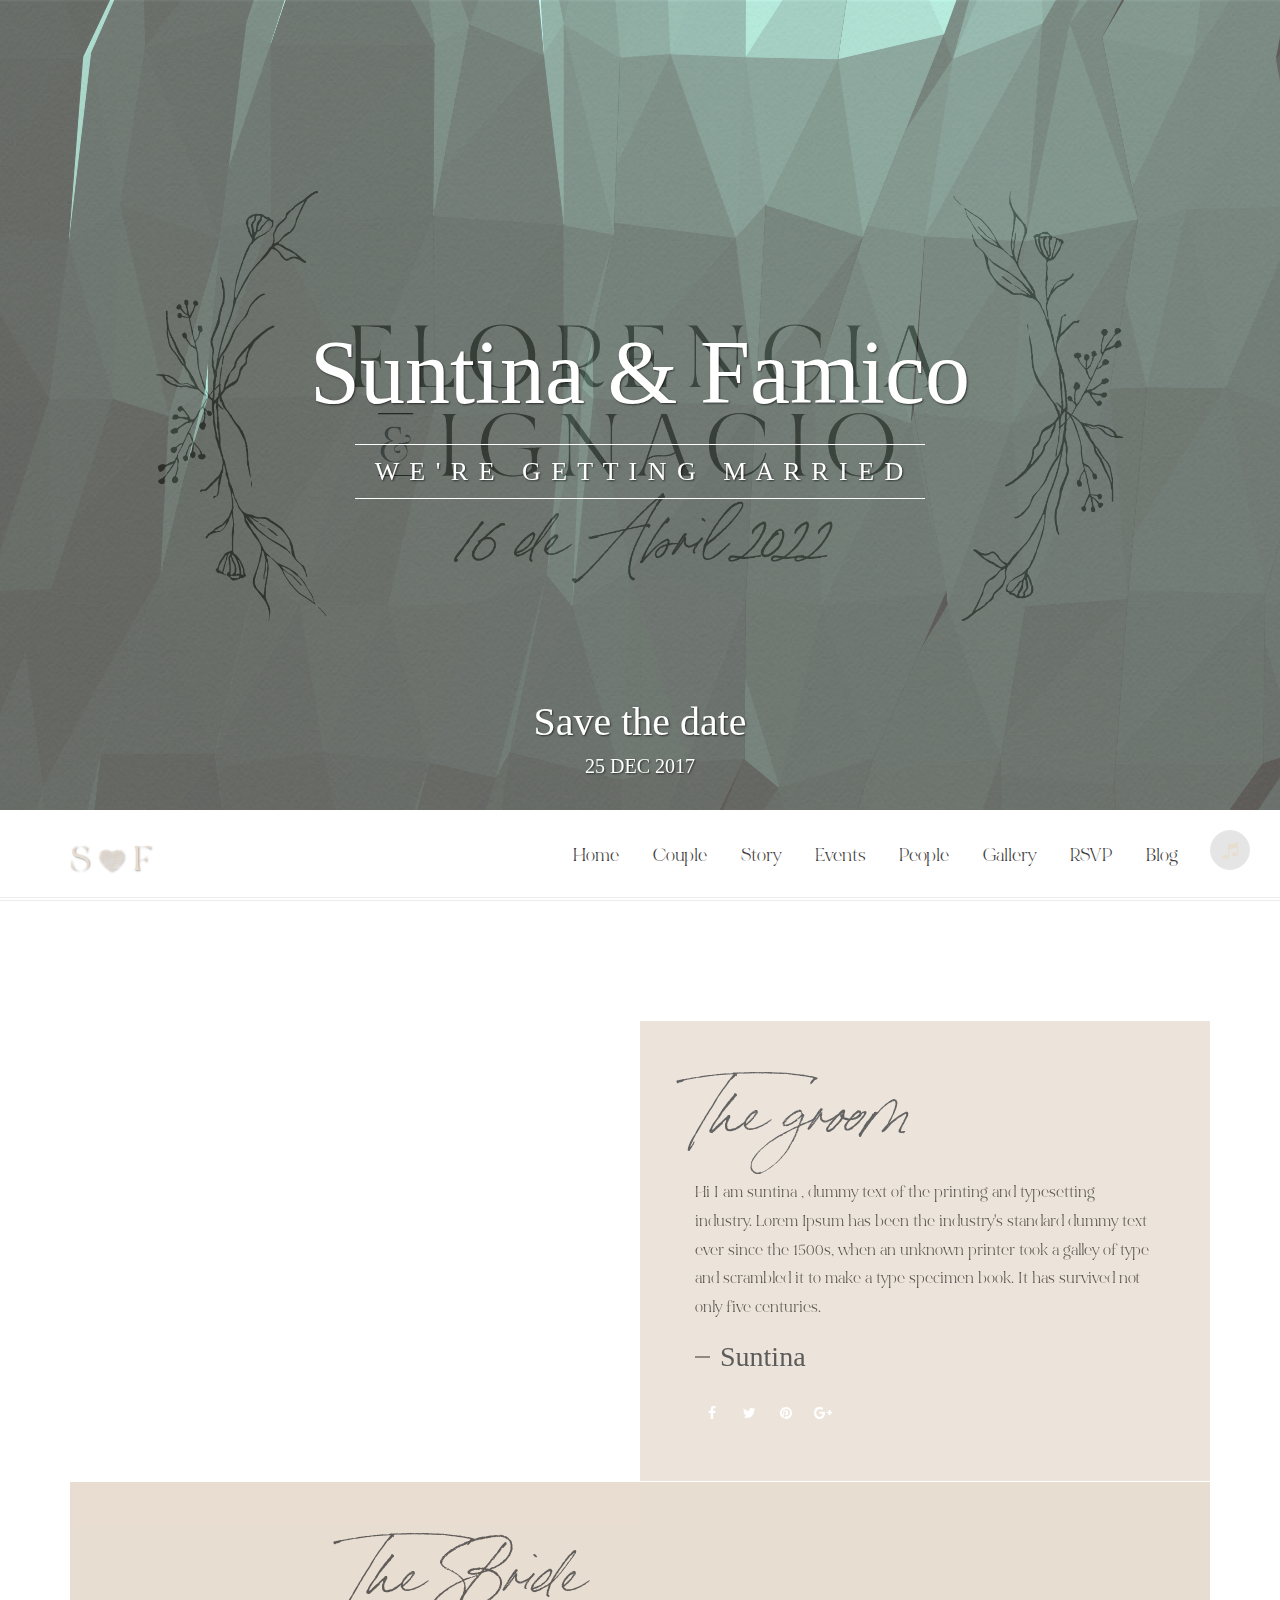
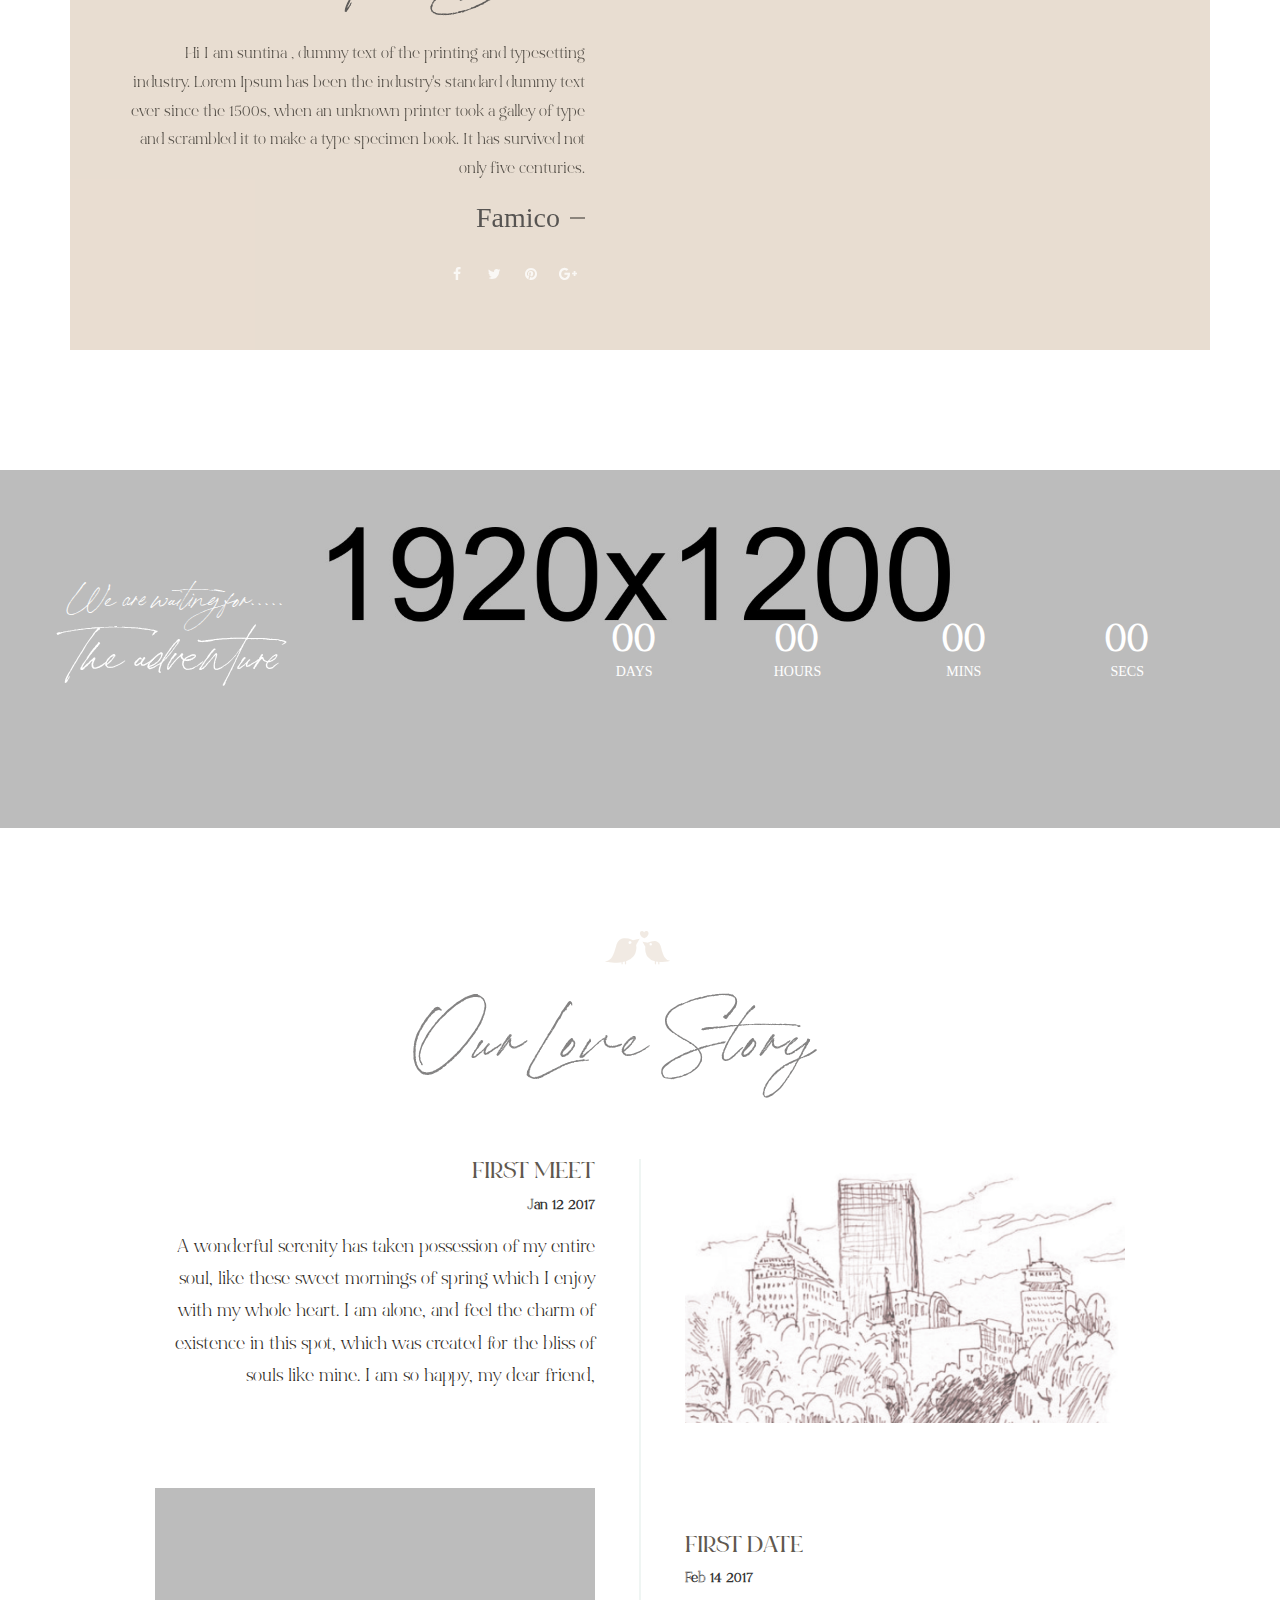
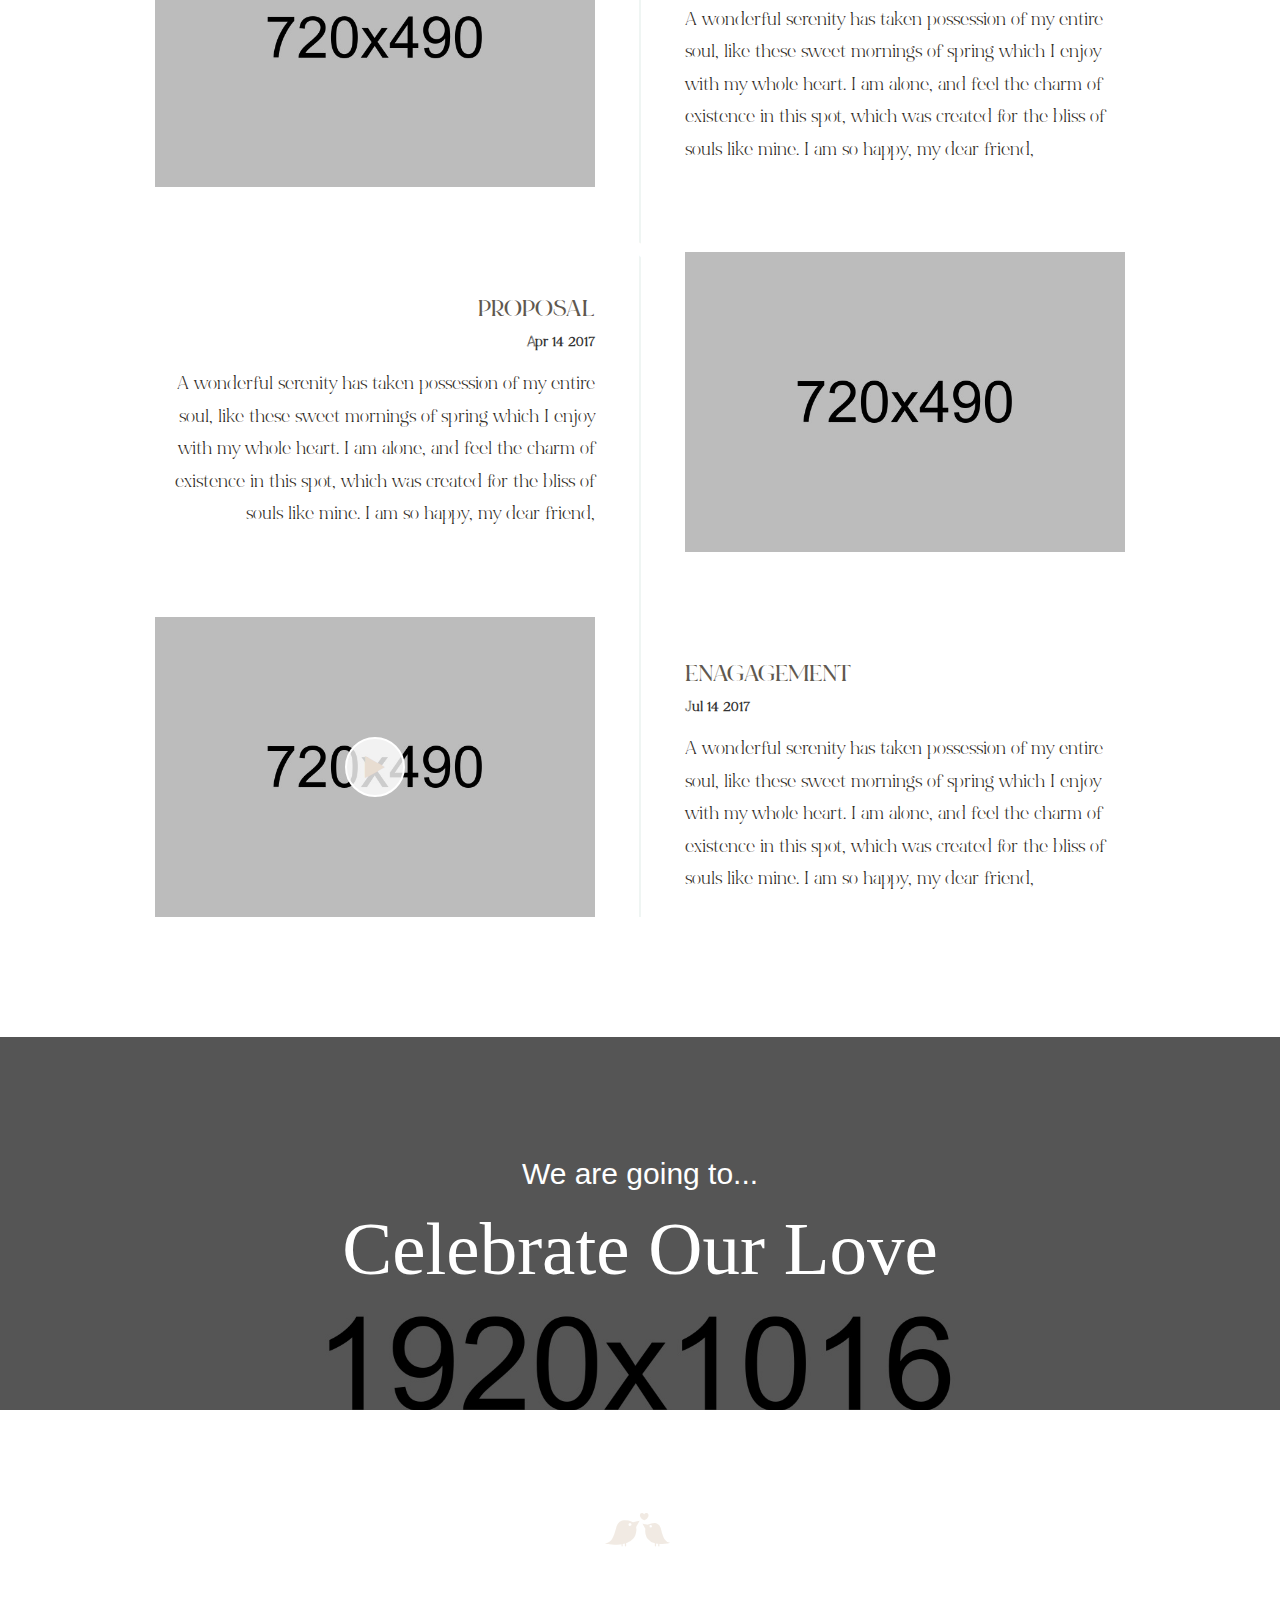
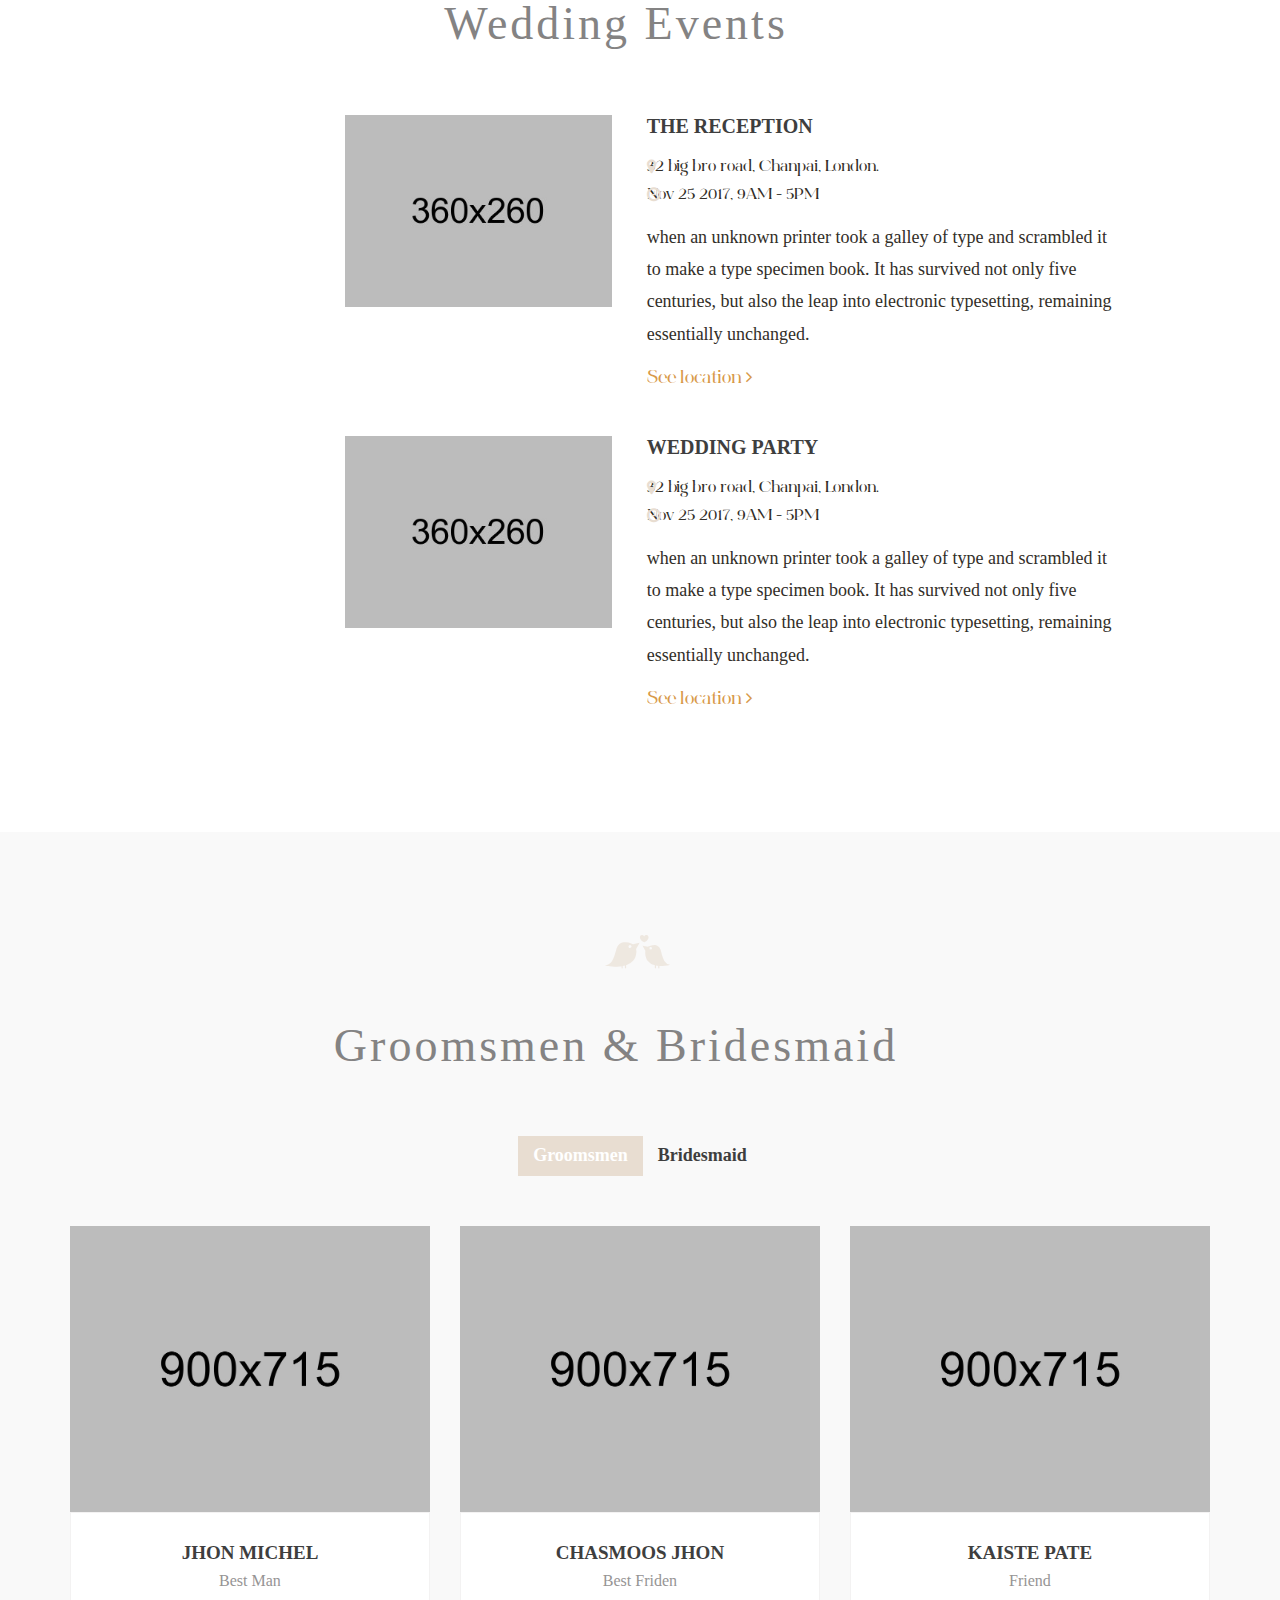
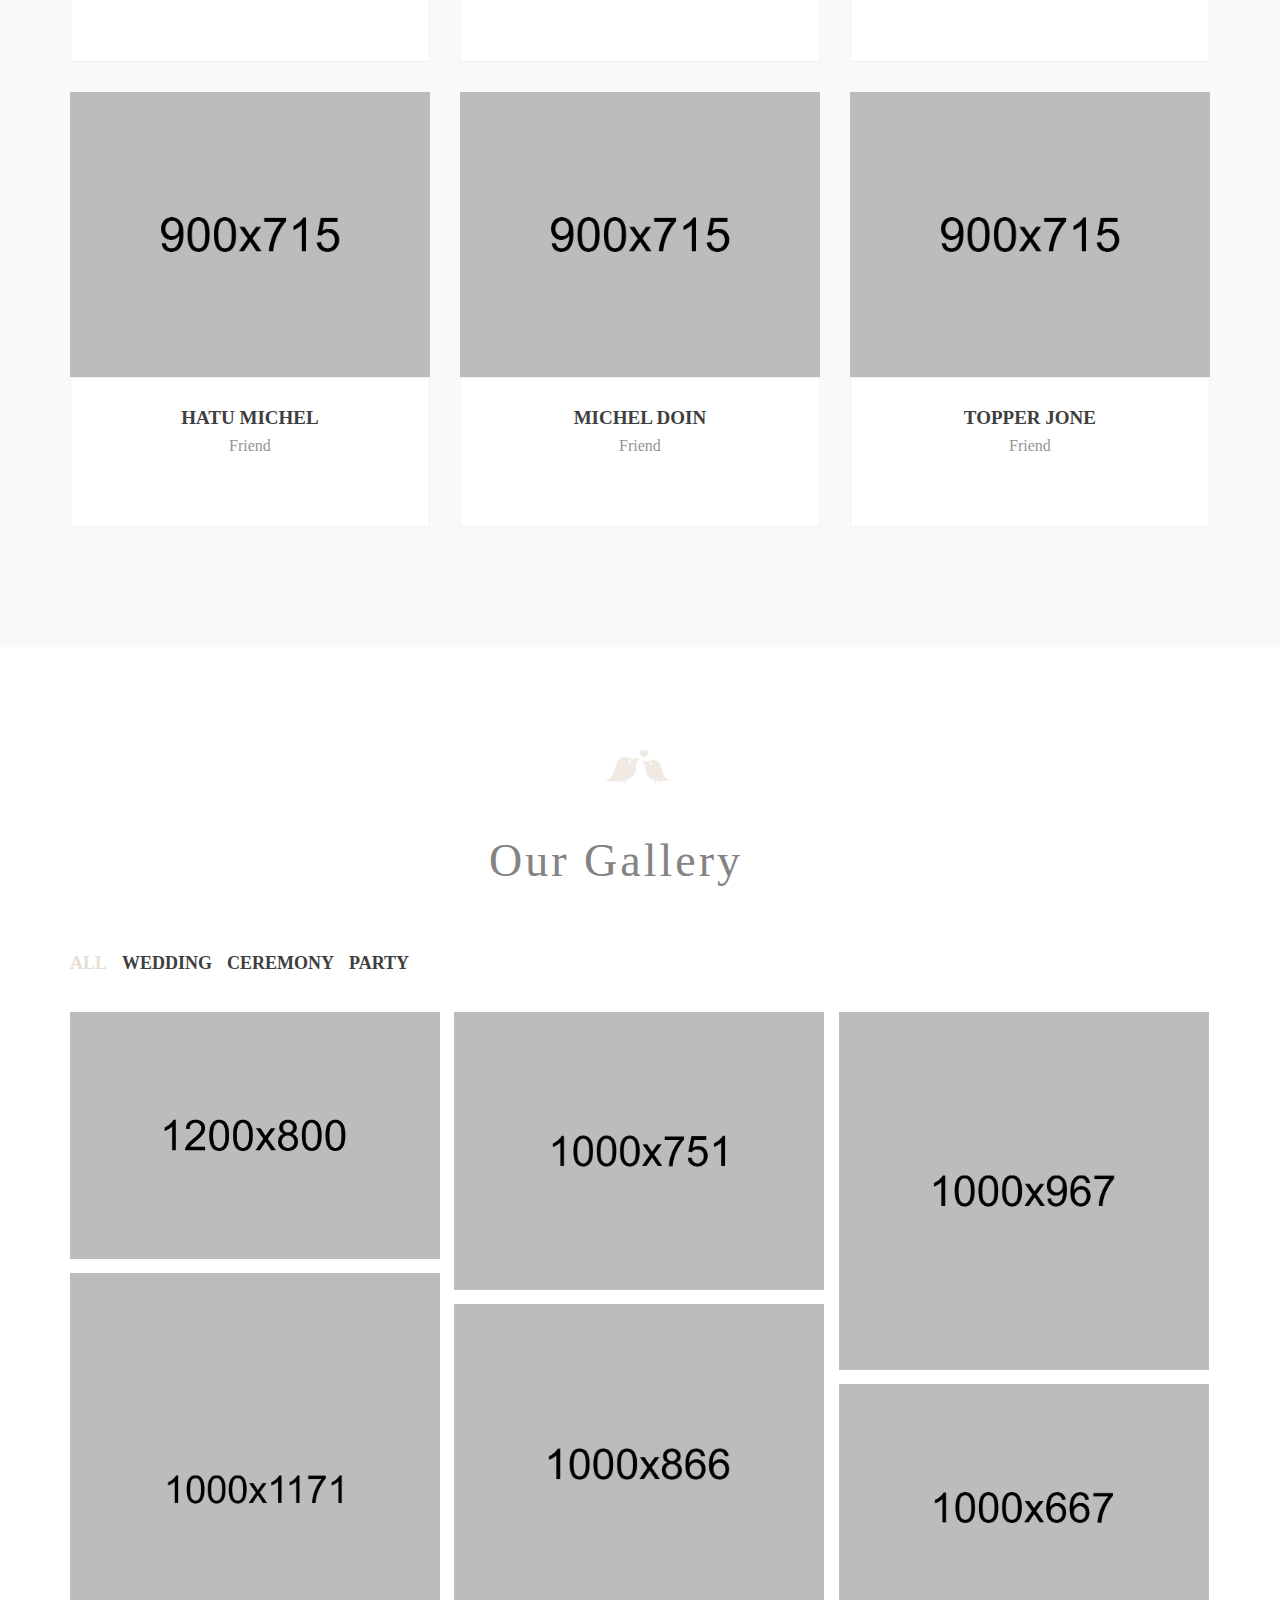
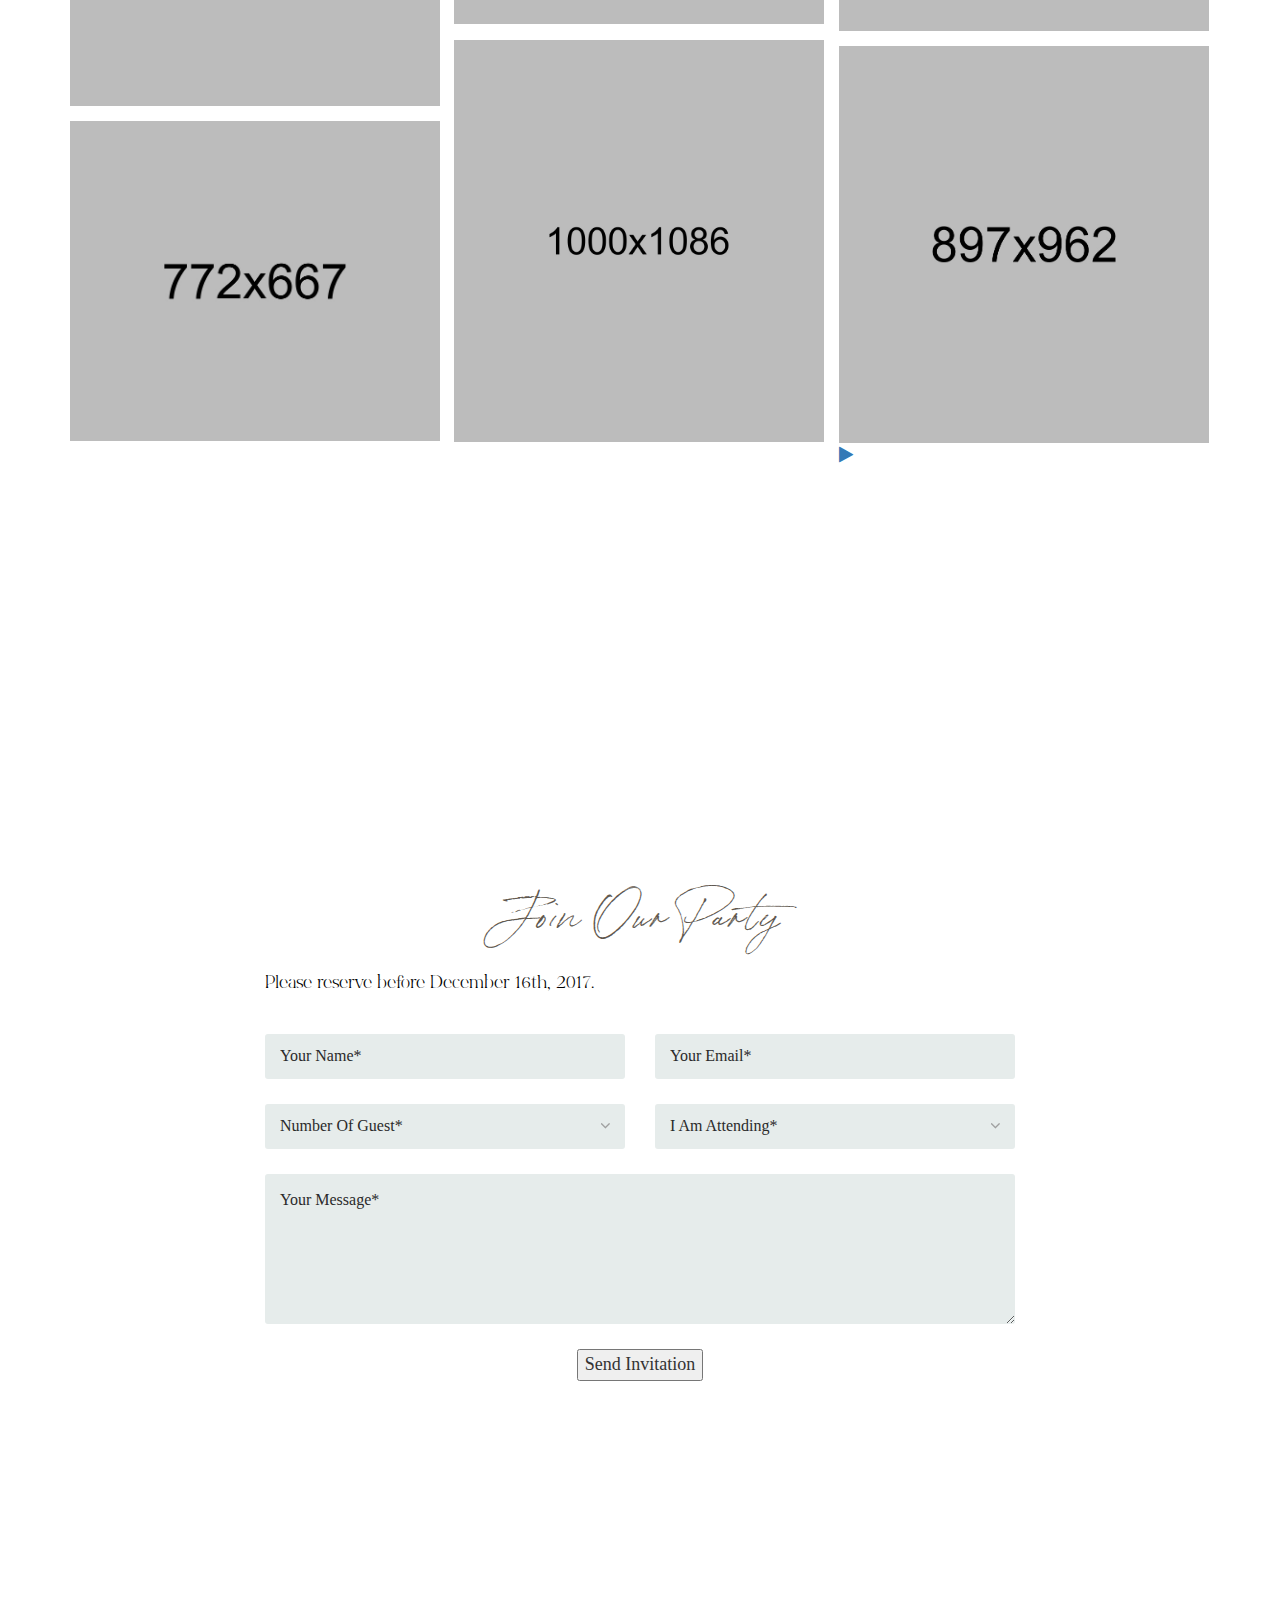
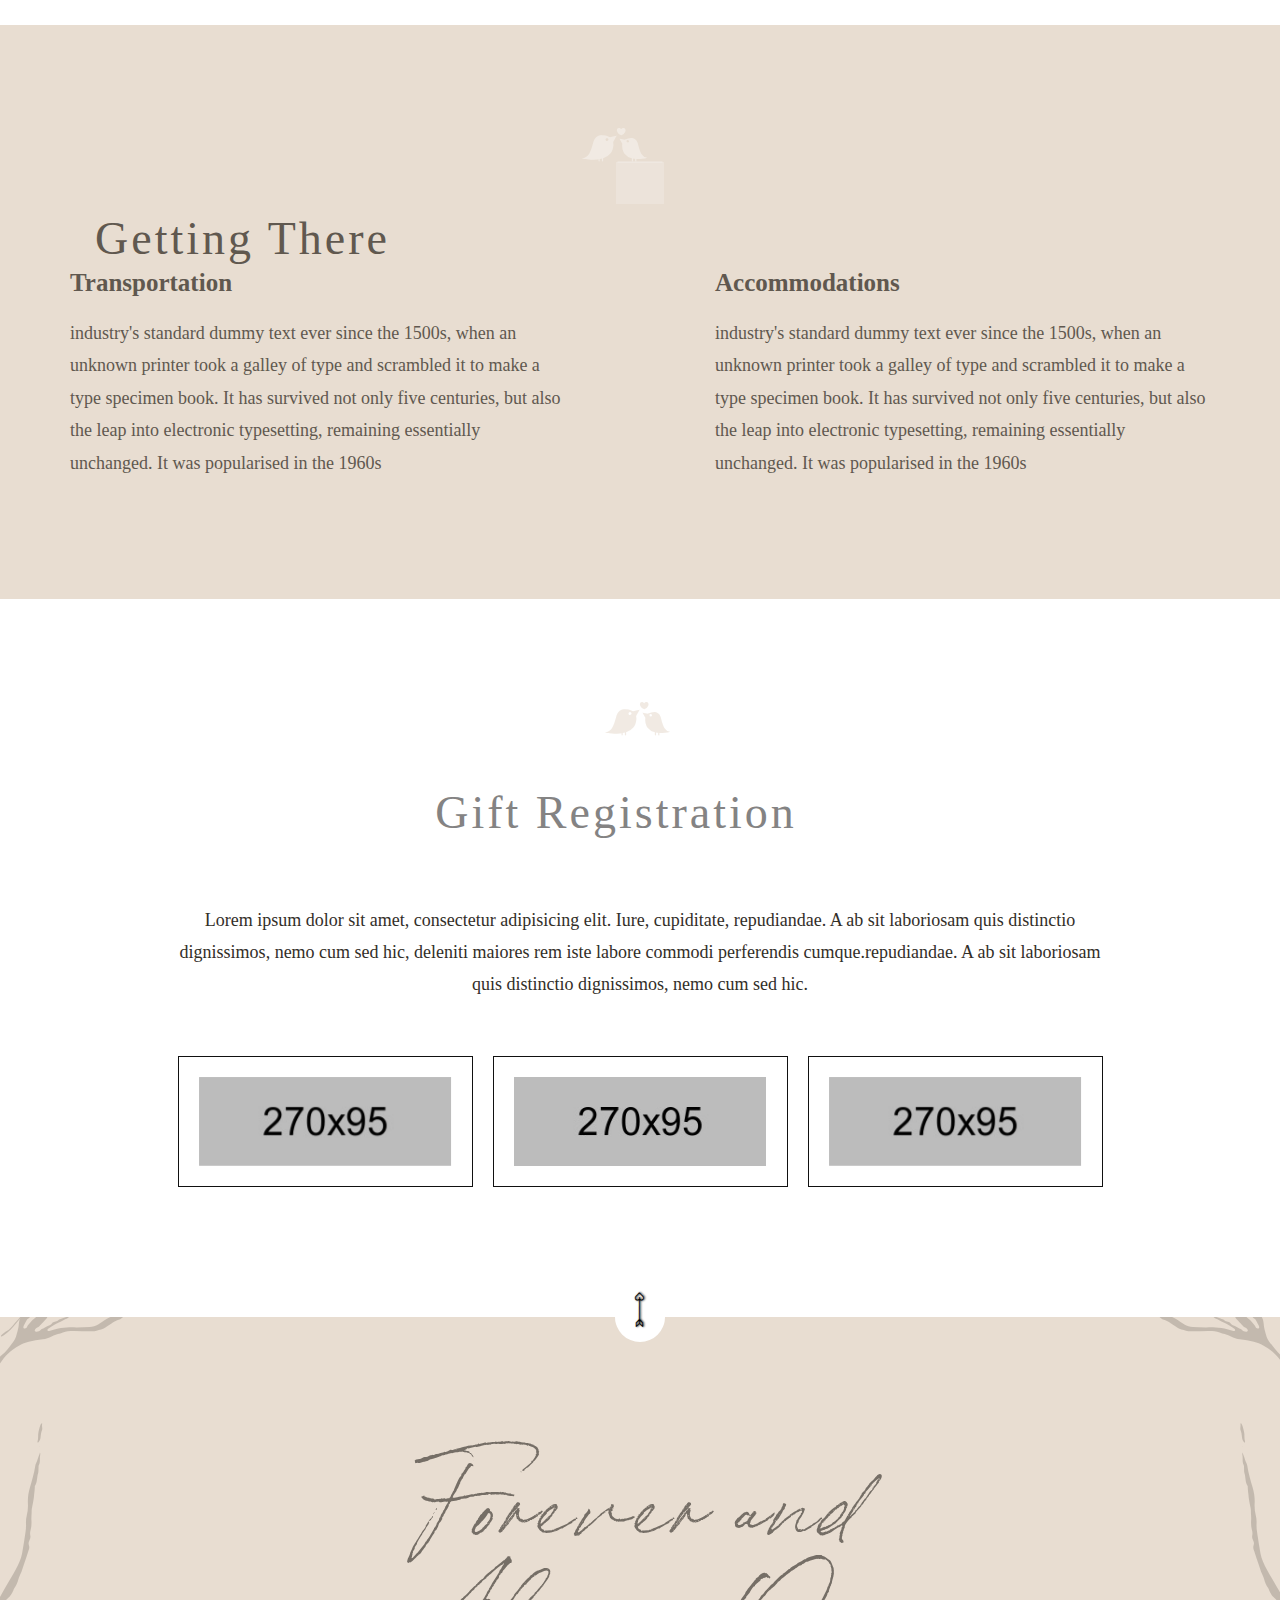
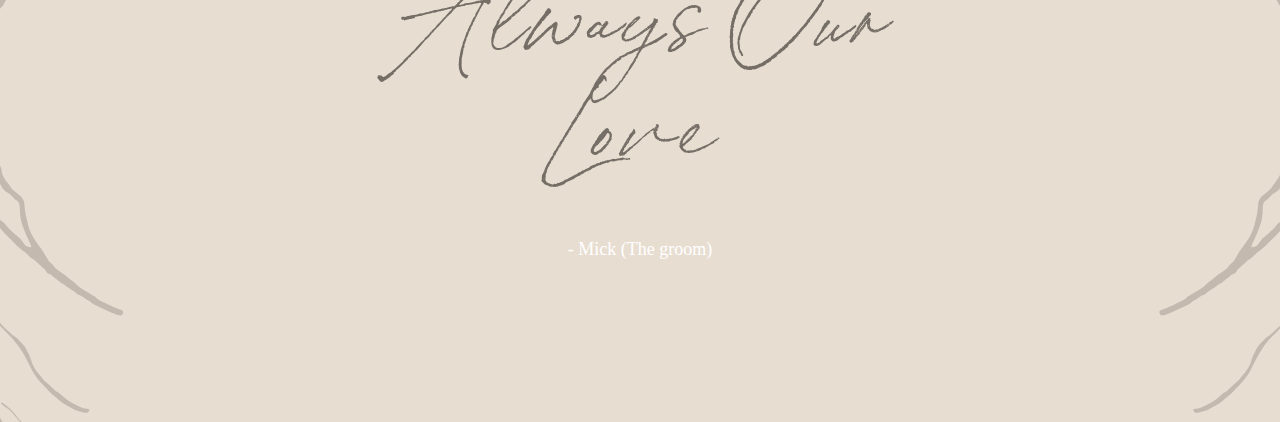
<file: index-14.html>
<!DOCTYPE html>
<html lang="en">
<head>
    <!-- Meta Tags -->
    <meta charset="utf-8">
    <meta http-equiv="X-UA-Compatible" content="IE=edge">
    <meta name="viewport" content="width=device-width, initial-scale=1">

    <!-- Page Title -->
    <title> Lovly Wedding - Responsive Wedding Template </title>

    <!-- Favicon and Touch Icons -->
    <link href="images/favicon/favicon.png" rel="shortcut icon" type="image/png">
    <link href="images/favicon/apple-touch-icon.png" rel="apple-touch-icon">
    <link href="images/favicon/apple-touch-icon-72x72.png" rel="apple-touch-icon" sizes="72x72">
    <link href="images/favicon/apple-touch-icon-114x114.png" rel="apple-touch-icon" sizes="114x114">
    <link href="images/favicon/apple-touch-icon-144x144.png" rel="apple-touch-icon" sizes="144x144">

    <!-- Icon fonts -->
    <link href="css/font-awesome.min.css" rel="stylesheet">
    <link href="css/flaticon.css" rel="stylesheet">

    <!-- Bootstrap core CSS -->
    <link href="css/bootstrap.min.css" rel="stylesheet">

    <!-- Plugins for this template -->
    <link href="css/animate.css" rel="stylesheet">
    <link href="css/owl.carousel.css" rel="stylesheet">
    <link href="css/owl.theme.css" rel="stylesheet">
    <link href="css/slick.css" rel="stylesheet">
    <link href="css/slick-theme.css" rel="stylesheet">
    <link href="css/owl.transitions.css" rel="stylesheet">
    <link href="css/jquery.fancybox.css" rel="stylesheet">
    <link href="css/magnific-popup.css" rel="stylesheet">

    <!-- Custom styles for this template -->
    <link href="css/style.css" rel="stylesheet">

    <!-- HTML5 shim and Respond.js for IE8 support of HTML5 elements and media queries -->
    <!--[if lt IE 9]>
    <script src="https://oss.maxcdn.com/html5shiv/3.7.3/html5shiv.min.js"></script>
    <script src="https://oss.maxcdn.com/respond/1.4.2/respond.min.js"></script>
    <![endif]-->

</head>

<body id="home" class="home-shade">

    <!-- start page-wrapper -->
    <div class="page-wrapper">

        <!-- start preloader -->
        <div class="preloader">
            <div class="inner">
                <span class="icon"><i class="fi flaticon-two"></i></span>
            </div>
        </div>
        <!-- end preloader -->


        <!-- strat music-box -->
        <div class="music-box">
            <button class="music-box-toggle-btn">
                <i class="fa fa-music"></i>
            </button>

            <div class="music-holder">
                <iframe src="https://w.soundcloud.com/player/?url=https%3A//api.soundcloud.com/tracks/102137206&amp;auto_play=true&amp;hide_related=false&amp;show_comments=true&amp;show_user=true&amp;show_reposts=false&amp;visual=true"></iframe>
            </div>
        </div>
        <!-- end music box -->


        <!-- start of hero -->
        <section class="hero">
            <div class="static-hero"></div>

            <div id="container" class="surface-shader">
                <div id="output" class="background-container"></div>
            </div>

            <div class="wedding-announcement">
                <div class="couple-name-merried-text">
                    <h2 class="wow slideInUp" data-wow-duration="1s">Suntina &amp; Famico</h2>
                    <div class="married-text wow fadeIn" data-wow-delay="1s">
                        <h4 class="">
                        <span class=" wow fadeInUp" data-wow-delay="1.05s">W</span>
                        <span class=" wow fadeInUp" data-wow-delay="1.10s">e</span>
                        <span class=" wow fadeInUp" data-wow-delay="1.15s">'</span>
                        <span class=" wow fadeInUp" data-wow-delay="1.20s">r</span>
                        <span class=" wow fadeInUp" data-wow-delay="1.25s">e</span>
                        <span>&nbsp;</span>
                        <span class=" wow fadeInUp" data-wow-delay="1.30s">g</span>
                        <span class=" wow fadeInUp" data-wow-delay="1.35s">e</span>
                        <span class=" wow fadeInUp" data-wow-delay="1.40s">t</span>
                        <span class=" wow fadeInUp" data-wow-delay="1.45s">t</span>
                        <span class=" wow fadeInUp" data-wow-delay="1.50s">i</span>
                        <span class=" wow fadeInUp" data-wow-delay="1.55s">n</span>
                        <span class=" wow fadeInUp" data-wow-delay="1.60s">g</span>
                        <span>&nbsp;</span>
                        <span class=" wow fadeInUp" data-wow-delay="1.65s">m</span>
                        <span class=" wow fadeInUp" data-wow-delay="1.70s">a</span>
                        <span class=" wow fadeInUp" data-wow-delay="1.75s">r</span>
                        <span class=" wow fadeInUp" data-wow-delay="1.80s">r</span>
                        <span class=" wow fadeInUp" data-wow-delay="1.85s">i</span>
                        <span class=" wow fadeInUp" data-wow-delay="1.90s">e</span>
                        <span class=" wow fadeInUp" data-wow-delay="1.95s">d</span>

                        </h4>
                    </div>
                    <!-- <i class="fa fa-heart"></i> -->
                </div>

                <div class="save-the-date">
                    <h4>Save the date</h4>
                    <span class="date">25 DEC 2017</span>
                </div>
            </div>
        </section>
        <!-- end of hero slider -->


        <!-- Start header -->
        <header id="header" class="site-header header-style-1">
            <nav class="navigation navbar navbar-default">
                <div class="container">
                    <div class="navbar-header">
                        <button type="button" class="open-btn">
                            <span class="sr-only">Toggle navigation</span>
                            <span class="icon-bar"></span>
                            <span class="icon-bar"></span>
                            <span class="icon-bar"></span>
                        </button>
                        <div class="couple-logo">
                            <h1><a href="#home">S <i class="fi flaticon-shape-1"></i> F</a></h1>
                        </div>
                    </div>
                    <div id="navbar" class="navbar-collapse collapse navbar-right navigation-holder">
                        <button class="close-navbar"><i class="fa fa-close"></i></button>
                        <ul class="nav navbar-nav">
                            <li><a href="#home">Home</a></li>
                            <li><a href="#couple">Couple</a></li>
                            <li><a href="#story">Story</a></li>
                            <li><a href="#events">Events</a></li>
                            <li><a href="#people">People</a></li>
                            <li><a href="#gallery">Gallery</a></li>
                            <li><a href="#rsvp">RSVP</a></li>
                            <li class="menu-item-has-children">
                                <a href="javascript:void(0);">Blog</a>
                                <ul class="sub-menu">
                                    <li><a href="blog.html">Blog</a></li>
                                    <li><a href="blog-details.html">Blog Details</a></li>
                                    <li class="menu-item-has-children">
                                        <a href="#Level3">Thidr level</a>
                                        <ul class="sub-menu">
                                            <li><a href="#">Level3</a></li>
                                            <li><a href="#">Level3</a></li>
                                            <li><a href="#">Level3</a></li>
                                        </ul>
                                    </li>
                                </ul>
                            </li>
                        </ul>
                    </div><!-- end of nav-collapse -->
                </div><!-- end of container -->
            </nav>
        </header>
        <!-- end of header -->


        <!-- start wedding-couple-section -->
        <section class="wedding-couple-section section-padding" id="couple">
            <div class="container">
                <div class="row">
                    <div class="col col-xs-12">
                        <div class="gb groom">
                            <div class="img-holder wow fadeInLeftSlow">
                                <img src="images/couple/img-1.jpg" alt>
                            </div>
                            <div class="details">
                                <div class="details-inner">
                                    <h3>The groom</h3>
                                    <p>Hi I am suntina , dummy text of the printing and typesetting industry. Lorem Ipsum has been the industry's standard dummy text ever since the 1500s, when an unknown printer took a galley of type and scrambled it to make a type specimen book. It has survived not only five centuries.</p>
                                    <span class="signature">Suntina</span>
                                    <ul class="social-links">
                                        <li><a href="#"><i class="fa fa-facebook"></i></a></li>
                                        <li><a href="#"><i class="fa fa-twitter"></i></a></li>
                                        <li><a href="#"><i class="fa fa-pinterest"></i></a></li>
                                        <li><a href="#"><i class="fa fa-google-plus"></i></a></li>
                                    </ul>
                                </div>
                            </div>
                        </div>
                        <div class="gb bride">
                            <div class="details">
                                <div class="details-inner">
                                    <h3>The Bride</h3>
                                    <p>Hi I am suntina , dummy text of the printing and typesetting industry. Lorem Ipsum has been the industry's standard dummy text ever since the 1500s, when an unknown printer took a galley of type and scrambled it to make a type specimen book. It has survived not only five centuries.</p>
                                    <span class="signature">Famico</span>
                                    <ul class="social-links">
                                        <li><a href="#"><i class="fa fa-facebook"></i></a></li>
                                        <li><a href="#"><i class="fa fa-twitter"></i></a></li>
                                        <li><a href="#"><i class="fa fa-pinterest"></i></a></li>
                                        <li><a href="#"><i class="fa fa-google-plus"></i></a></li>
                                    </ul>
                                </div>
                            </div>
                            <div class="img-holder wow fadeInRightSlow">
                                <img src="images/couple/img-2.jpg" alt>
                            </div>
                        </div>
                    </div>
                </div> <!-- end row -->
            </div> <!-- end container -->
        </section>
        <!-- end wedding-couple-section -->


        <!-- start count-down-section -->
        <section class="count-down-section section-padding parallax" data-bg-image="images/countdown-bg.jpg" data-speed="7">
            <div class="container">
                <div class="row">
                    <div class="col col-md-4">
                        <h2><span>We are waiting for.....</span> The adventure</h2>
                    </div>
                    <div class="col col-md-7 col-md-offset-1">
                        <div class="count-down-clock">
                            <div id="clock">

                            </div>
                        </div>
                    </div>
                </div> <!-- end row -->
            </div> <!-- end container -->
        </section>
        <!-- end count-down-section -->


        <!-- start story-section -->
        <section class="story-section section-padding" id="story">
            <div class="container">
                <div class="row">
                    <div class="col col-xs-12">
                        <div class="section-title">
                            <div class="vertical-line"><span><i class="fi flaticon-two"></i></span></div>
                            <h2>Our love story</h2>
                        </div>
                    </div>
                </div> <!-- end section-title -->

                <div class="row">
                    <div class="col col-xs-12">
                        <div class="story-timeline">
                            <div class="row">
                                <div class="col col-md-6">
                                    <div class="story-text right-align-text">
                                        <h3>First meet</h3>
                                        <span class="date">Jan 12 2017</span>
                                        <p>A wonderful serenity has taken possession of my entire soul, like these sweet mornings of spring which I enjoy with my whole heart. I am alone, and feel the charm of existence in this spot, which was created for the bliss of souls like mine. I am so happy, my dear friend, </p>
                                    </div>
                                </div>
                                <div class="col col-md-6">
                                    <div class="img-holder">
                                        <img src="images/story/img-1.jpg" alt class="img img-responsive">
                                    </div>
                                </div>
                            </div>
                            <div class="row">
                                <div class="col col-md-6">
                                    <div class="img-holder right-align-text story-slider">
                                        <img src="images/story/img-2.jpg" alt class="img img-responsive">
                                        <img src="images/story/img-3.jpg" alt class="img img-responsive">
                                    </div>
                                </div>
                                <div class="col col-md-6 text-holder">
                                    <span class="heart">
                                        <i class="fa fa-heart"></i>
                                    </span>
                                    <div class="story-text">
                                        <h3>First date</h3>
                                        <span class="date">Feb 14 2017</span>
                                        <p>A wonderful serenity has taken possession of my entire soul, like these sweet mornings of spring which I enjoy with my whole heart. I am alone, and feel the charm of existence in this spot, which was created for the bliss of souls like mine. I am so happy, my dear friend, </p>
                                    </div>
                                </div>
                            </div>
                            <div class="row">
                                <div class="col col-md-6 text-holder right-heart">
                                    <span class="heart">
                                        <i class="fa fa-heart"></i>
                                    </span>
                                    <div class="story-text right-align-text">
                                        <h3>Proposal</h3>
                                        <span class="date">Apr 14 2017</span>
                                        <p>A wonderful serenity has taken possession of my entire soul, like these sweet mornings of spring which I enjoy with my whole heart. I am alone, and feel the charm of existence in this spot, which was created for the bliss of souls like mine. I am so happy, my dear friend, </p>
                                    </div>
                                </div>
                                <div class="col col-md-6">
                                    <div class="img-holder right-align-text story-slider">
                                        <img src="images/story/img-7.jpg" alt class="img img-responsive">
                                        <img src="images/story/img-5.jpg" alt class="img img-responsive">
                                    </div>
                                </div>
                            </div>
                            <div class="row">
                                <div class="col col-md-6">
                                    <div class="img-holder video-holder">
                                        <img src="images/story/img-8.jpg" alt class="img img-responsive">
                                        <a href="https://www.youtube.com/embed/XSGBVzeBUbk?autoplay=1" data-type="iframe" class="video-play-btn">
                                            <i class="fa fa-play"></i>
                                        </a>
                                    </div>
                                </div>
                                <div class="col col-md-6 text-holder">
                                    <span class="heart">
                                        <i class="fa fa-heart"></i>
                                    </span>
                                    <div class="story-text">
                                        <h3>Enagagement</h3>
                                        <span class="date">Jul 14 2017</span>
                                        <p>A wonderful serenity has taken possession of my entire soul, like these sweet mornings of spring which I enjoy with my whole heart. I am alone, and feel the charm of existence in this spot, which was created for the bliss of souls like mine. I am so happy, my dear friend, </p>
                                    </div>
                                </div>
                            </div>
                        </div>
                    </div>
                </div> <!-- end row -->
            </div> <!-- end container -->
        </section>
        <!-- end story-section -->


        <!-- start cta -->
        <section class="cta section-padding parallax" data-bg-image="images/cta-bg.jpg" data-speed="7">
            <div class="container">
                <div class="row">
                    <div class="col col-xs-12">
                        <h2><span>We are going to...</span> Celebrate Our Love</h2>
                    </div>
                </div> <!-- end row -->
            </div> <!-- end container -->
        </section>
        <!-- end cta -->


        <!-- start events-section -->
        <section class="events-section section-padding" id="events">
            <div class="container">
                <div class="row">
                    <div class="col col-xs-12">
                        <div class="section-title">
                            <div class="vertical-line"><span><i class="fi flaticon-two"></i></span></div>
                            <h2>Wedding events</h2>
                        </div>
                    </div>
                </div> <!-- end section-title -->

                <div class="row">
                    <div class="col col-lg-10 col-lg-offset-1">
                        <div class="event">
                            <div class="img-holder">
                                <img src="images/events/img-1.jpg" alt class="img img-responsive">
                            </div>
                            <div class="details">
                                <h3>The reception</h3>
                                <ul>
                                    <li><i class="fa fa-map-marker"></i> 32 big bro road, Chanpai, London.</li>
                                    <li><i class="fa fa-clock-o"></i> Nov 25 2017, 9AM - 5PM</li>
                                </ul>
                                <p>when an unknown printer took a galley of type and scrambled it to make a type specimen book. It has survived not only five centuries, but also the leap into electronic typesetting, remaining essentially unchanged. </p>
                                <a class="see-location-btn popup-gmaps" href="https://www.google.com/maps/embed?pb=!1m18!1m12!1m3!1d25211.21212385712!2d144.95275648773628!3d-37.82748510398018!2m3!1f0!2f0!3f0!3m2!1i1024!2i768!4f13.1!3m3!1m2!1s0x6ad642af0f11fd81%3A0x5045675218ce7e0!2zTWVsYm91cm5lIFZJQyAzMDA0LCDgpoXgprjgp43gpp_gp43gprDgp4fgprLgpr_gpq_gprzgpr4!5e0!3m2!1sbn!2sbd!4v1503742051881">
                                    See location <i class="fa fa-angle-right"></i>
                                </a>
                            </div>
                        </div>
                        <div class="event">
                            <div class="img-holder">
                                <img src="images/events/img-2.jpg" alt class="img img-responsive">
                            </div>
                            <div class="details">
                                <h3>Wedding party</h3>
                                <ul>
                                    <li><i class="fa fa-map-marker"></i> 32 big bro road, Chanpai, London.</li>
                                    <li><i class="fa fa-clock-o"></i> Nov 25 2017, 9AM - 5PM</li>
                                </ul>
                                <p>when an unknown printer took a galley of type and scrambled it to make a type specimen book. It has survived not only five centuries, but also the leap into electronic typesetting, remaining essentially unchanged. </p>
                                <a class="see-location-btn popup-gmaps" href="https://www.google.com/maps/embed?pb=!1m18!1m12!1m3!1d3152.0160484383277!2d144.99053291585201!3d-37.81309307975254!2m3!1f0!2f0!3f0!3m2!1i1024!2i768!4f13.1!3m3!1m2!1s0x6ad642ef89a7e023%3A0xb1353055e38c1ab8!2sNew+York+Tomato+Cafe!5e0!3m2!1sbn!2sbd!4v1503743893919">
                                    See location <i class="fa fa-angle-right"></i>
                                </a>
                            </div>
                        </div>
                    </div>
                </div> <!-- end row -->
            </div> <!-- end container -->
        </section>
        <!-- end events-section -->


        <!-- start inportant-people-section -->
        <section class="inportant-people-section section-padding" id="people">
            <div class="container">
                <div class="row">
                    <div class="col col-xs-12">
                        <div class="section-title">
                            <div class="vertical-line"><span><i class="fi flaticon-two"></i></span></div>
                            <h2>Groomsmen &amp; Bridesmaid</h2>
                        </div>
                    </div>
                </div> <!-- end section-title -->

                <div class="row">
                    <div class="col col-xs-12">
                        <div class="inportant-people-content">
                            <div class="tablist">
                                <ul class="nav">
                                    <li class="active">
                                        <a href="#groomsmen" data-toggle="tab">Groomsmen</a>
                                    </li>
                                    <li>
                                        <a href="#bridesmaid" data-toggle="tab">Bridesmaid</a>
                                    </li>
                                </ul>
                            </div>

                            <div class="tab-content">
                                <div class="tab-pane fade in active grid-wrapper" id="groomsmen">
                                    <div class="grid">
                                        <div class="img-holder">
                                            <a href="images/groomsmen/img-1.jpg" class="popup-image">
                                                <img src="images/groomsmen/img-1.jpg" alt class="img img-responsive">
                                            </a>
                                        </div>
                                        <div class="details">
                                            <h3>Jhon Michel</h3>
                                            <span>Best man</span>
                                            <ul class="social-links">
                                                <li><a href="#"><i class="fa fa-facebook"></i></a></li>
                                                <li><a href="#"><i class="fa fa-twitter"></i></a></li>
                                                <li><a href="#"><i class="fa fa-pinterest"></i></a></li>
                                                <li><a href="#"><i class="fa fa-vimeo"></i></a></li>
                                            </ul>
                                        </div>
                                    </div>
                                    <div class="grid">
                                        <div class="img-holder">
                                            <a href="images/groomsmen/img-2.jpg" class="popup-image">
                                                <img src="images/groomsmen/img-2.jpg" alt class="img img-responsive">
                                            </a>
                                        </div>
                                        <div class="details">
                                            <h3>Chasmoos jhon</h3>
                                            <span>Best friden</span>
                                            <ul class="social-links">
                                                <li><a href="#"><i class="fa fa-facebook"></i></a></li>
                                                <li><a href="#"><i class="fa fa-twitter"></i></a></li>
                                                <li><a href="#"><i class="fa fa-pinterest"></i></a></li>
                                                <li><a href="#"><i class="fa fa-vimeo"></i></a></li>
                                            </ul>
                                        </div>
                                    </div>
                                    <div class="grid">
                                        <div class="img-holder">
                                            <a href="images/groomsmen/img-3.jpg" class="popup-image">
                                                <img src="images/groomsmen/img-3.jpg" alt class="img img-responsive">
                                            </a>
                                        </div>
                                        <div class="details">
                                            <h3>Kaiste pate</h3>
                                            <span>Friend</span>
                                            <ul class="social-links">
                                                <li><a href="#"><i class="fa fa-facebook"></i></a></li>
                                                <li><a href="#"><i class="fa fa-twitter"></i></a></li>
                                                <li><a href="#"><i class="fa fa-pinterest"></i></a></li>
                                                <li><a href="#"><i class="fa fa-vimeo"></i></a></li>
                                            </ul>
                                        </div>
                                    </div>
                                    <div class="grid">
                                        <div class="img-holder">
                                            <a href="images/groomsmen/img-4.jpg" class="popup-image">
                                                <img src="images/groomsmen/img-4.jpg" alt class="img img-responsive">
                                            </a>
                                        </div>
                                        <div class="details">
                                            <h3>Hatu Michel</h3>
                                            <span>Friend</span>
                                            <ul class="social-links">
                                                <li><a href="#"><i class="fa fa-facebook"></i></a></li>
                                                <li><a href="#"><i class="fa fa-twitter"></i></a></li>
                                                <li><a href="#"><i class="fa fa-pinterest"></i></a></li>
                                                <li><a href="#"><i class="fa fa-vimeo"></i></a></li>
                                            </ul>
                                        </div>
                                    </div>
                                    <div class="grid">
                                        <div class="img-holder">
                                            <a href="images/groomsmen/img-5.jpg" class="popup-image">
                                                <img src="images/groomsmen/img-5.jpg" alt class="img img-responsive">
                                            </a>
                                        </div>
                                        <div class="details">
                                            <h3>Michel doin</h3>
                                            <span>Friend</span>
                                            <ul class="social-links">
                                                <li><a href="#"><i class="fa fa-facebook"></i></a></li>
                                                <li><a href="#"><i class="fa fa-twitter"></i></a></li>
                                                <li><a href="#"><i class="fa fa-pinterest"></i></a></li>
                                                <li><a href="#"><i class="fa fa-vimeo"></i></a></li>
                                            </ul>
                                        </div>
                                    </div>
                                    <div class="grid">
                                        <div class="img-holder">
                                            <a href="images/groomsmen/img-6.jpg" class="popup-image">
                                                <img src="images/groomsmen/img-6.jpg" alt class="img img-responsive">
                                            </a>
                                        </div>
                                        <div class="details">
                                            <h3>Topper jone</h3>
                                            <span>Friend</span>
                                            <ul class="social-links">
                                                <li><a href="#"><i class="fa fa-facebook"></i></a></li>
                                                <li><a href="#"><i class="fa fa-twitter"></i></a></li>
                                                <li><a href="#"><i class="fa fa-pinterest"></i></a></li>
                                                <li><a href="#"><i class="fa fa-vimeo"></i></a></li>
                                            </ul>
                                        </div>
                                    </div>
                                </div>

                                <div class="tab-pane fade grid-wrapper" id="bridesmaid">
                                    <div class="grid">
                                        <div class="img-holder">
                                            <a href="images/bridesmaid/img-1.jpg" class="popup-image">
                                                <img src="images/bridesmaid/img-1.jpg" alt class="img img-responsive">
                                            </a>
                                        </div>
                                        <div class="details">
                                            <h3>Rachel Li</h3>
                                            <span>Made of honor</span>
                                            <ul class="social-links">
                                                <li><a href="#"><i class="fa fa-facebook"></i></a></li>
                                                <li><a href="#"><i class="fa fa-twitter"></i></a></li>
                                                <li><a href="#"><i class="fa fa-pinterest"></i></a></li>
                                                <li><a href="#"><i class="fa fa-vimeo"></i></a></li>
                                            </ul>
                                        </div>
                                    </div>
                                    <div class="grid">
                                        <div class="img-holder">
                                            <a href="images/bridesmaid/img-2.jpg" class="popup-image">
                                                <img src="images/bridesmaid/img-2.jpg" alt class="img img-responsive">
                                            </a>
                                        </div>
                                        <div class="details">
                                            <h3>Male Vign</h3>
                                            <span>Best friend</span>
                                            <ul class="social-links">
                                                <li><a href="#"><i class="fa fa-facebook"></i></a></li>
                                                <li><a href="#"><i class="fa fa-twitter"></i></a></li>
                                                <li><a href="#"><i class="fa fa-pinterest"></i></a></li>
                                                <li><a href="#"><i class="fa fa-vimeo"></i></a></li>
                                            </ul>
                                        </div>
                                    </div>
                                    <div class="grid">
                                        <div class="img-holder">
                                            <a href="images/bridesmaid/img-3.jpg" class="popup-image">
                                                <img src="images/bridesmaid/img-3.jpg" alt class="img img-responsive">
                                            </a>
                                        </div>
                                        <div class="details">
                                            <h3>Jonny Mich</h3>
                                            <span>Friend</span>
                                            <ul class="social-links">
                                                <li><a href="#"><i class="fa fa-facebook"></i></a></li>
                                                <li><a href="#"><i class="fa fa-twitter"></i></a></li>
                                                <li><a href="#"><i class="fa fa-pinterest"></i></a></li>
                                                <li><a href="#"><i class="fa fa-vimeo"></i></a></li>
                                            </ul>
                                        </div>
                                    </div>
                                    <div class="grid">
                                        <div class="img-holder">
                                            <a href="images/bridesmaid/img-4.jpg" class="popup-image">
                                                <img src="images/bridesmaid/img-4.jpg" alt class="img img-responsive">
                                            </a>
                                        </div>
                                        <div class="details">
                                            <h3>Brodd Wid</h3>
                                            <span>Friend</span>
                                            <ul class="social-links">
                                                <li><a href="#"><i class="fa fa-facebook"></i></a></li>
                                                <li><a href="#"><i class="fa fa-twitter"></i></a></li>
                                                <li><a href="#"><i class="fa fa-pinterest"></i></a></li>
                                                <li><a href="#"><i class="fa fa-vimeo"></i></a></li>
                                            </ul>
                                        </div>
                                    </div>
                                    <div class="grid">
                                        <div class="img-holder">
                                            <a href="images/bridesmaid/img-5.jpg" class="popup-image">
                                                <img src="images/bridesmaid/img-5.jpg" alt class="img img-responsive">
                                            </a>
                                        </div>
                                        <div class="details">
                                            <h3>Nokshal bedi</h3>
                                            <span>Friend</span>
                                            <ul class="social-links">
                                                <li><a href="#"><i class="fa fa-facebook"></i></a></li>
                                                <li><a href="#"><i class="fa fa-twitter"></i></a></li>
                                                <li><a href="#"><i class="fa fa-pinterest"></i></a></li>
                                                <li><a href="#"><i class="fa fa-vimeo"></i></a></li>
                                            </ul>
                                        </div>
                                    </div>
                                    <div class="grid">
                                        <div class="img-holder">
                                            <a href="images/bridesmaid/img-6.jpg" class="popup-image">
                                                <img src="images/bridesmaid/img-6.jpg" alt class="img img-responsive">
                                            </a>
                                        </div>
                                        <div class="details">
                                            <h3>Holly Fie</h3>
                                            <span>Friend</span>
                                            <ul class="social-links">
                                                <li><a href="#"><i class="fa fa-facebook"></i></a></li>
                                                <li><a href="#"><i class="fa fa-twitter"></i></a></li>
                                                <li><a href="#"><i class="fa fa-pinterest"></i></a></li>
                                                <li><a href="#"><i class="fa fa-vimeo"></i></a></li>
                                            </ul>
                                        </div>
                                    </div>
                                </div>
                            </div>
                        </div>
                    </div>
                </div> <!-- end row -->
            </div> <!-- end container -->
        </section>
        <!-- end inportant-people-section -->


        <!-- start gallery-section -->
        <section class="gallery-section section-padding" id="gallery">
            <div class="container">
                <div class="row">
                    <div class="col col-xs-12">
                        <div class="section-title">
                            <div class="vertical-line"><span><i class="fi flaticon-two"></i></span></div>
                            <h2>Our gallery</h2>
                        </div>
                    </div>
                </div> <!-- end section-title -->

                <div class="row">
                    <div class="col col-xs-12 sortable-gallery">
                        <div class="gallery-filters">
                            <ul>
                                <li><a data-filter="*" href="#" class="current">All</a></li>
                                <li><a data-filter=".wedding" href="#">Wedding</a></li>
                                <li><a data-filter=".ceremony" href="#">Ceremony</a></li>
                                <li><a data-filter=".party" href="#">Party</a></li>
                            </ul>
                        </div>

                        <div class="gallery-container gallery-fancybox masonry-gallery">
                            <div class="grid wedding">
                                <a href="images/gallery/img-1.jpg" class="fancybox" data-fancybox-group="gall-1">
                                    <img src="images/gallery/img-1.jpg" alt class="img img-responsive">
                                </a>
                            </div>
                            <div class="grid wedding ceremony">
                                <a href="images/gallery/img-2.jpg" class="fancybox" data-fancybox-group="gall-1">
                                    <img src="images/gallery/img-2.jpg" alt class="img img-responsive">
                                </a>
                            </div>
                            <div class="grid ceremony eudcation">
                                <a href="images/gallery/img-3.jpg" class="fancybox" data-fancybox-group="gall-1">
                                    <img src="images/gallery/img-3.jpg" alt class="img img-responsive">
                                </a>
                            </div>
                            <div class="grid wedding party">
                                <a href="images/gallery/img-4.jpg" class="fancybox" data-fancybox-group="gall-1">
                                    <img src="images/gallery/img-4.jpg" alt class="img img-responsive">
                                </a>
                            </div>
                            <div class="grid ceremony">
                                <a href="images/gallery/img-5.jpg" class="fancybox" data-fancybox-group="gall-1">
                                    <img src="images/gallery/img-5.jpg" alt class="img img-responsive">
                                </a>
                            </div>
                            <div class="grid party">
                                <a href="images/gallery/img-6.jpg" class="fancybox" data-fancybox-group="gall-1">
                                    <img src="images/gallery/img-6.jpg" alt class="img img-responsive">
                                </a>
                            </div>
                            <div class="grid wedding">
                                <a href="images/gallery/img-7.jpg" class="fancybox" data-fancybox-group="gall-1">
                                    <img src="images/gallery/img-7.jpg" alt class="img img-responsive">
                                </a>
                            </div>
                            <div class="grid ceremony">
                               <!--  <a href="images/gallery/img-8.jpg" class="fancybox" data-fancybox-group="gall-1">
                                    <img src="images/gallery/img-8.jpg" alt class="img img-responsive">
                                </a> -->
                                <a href="https://www.youtube.com/embed/XSGBVzeBUbk?autoplay=1" data-type="iframe" class="video-play-btn">
                                    <img src="images/gallery/img-8.jpg" alt class="img img-responsive">
                                    <i class="fa fa-play"></i>
                                </a>

                            </div>
                            <div class="grid ceremony">
                                <a href="images/gallery/img-9.jpg" class="fancybox" data-fancybox-group="gall-1">
                                    <img src="images/gallery/img-9.jpg" alt class="img img-responsive">
                                </a>
                            </div>
                        </div>
                    </div>
                </div> <!-- end row -->
            </div> <!-- end container -->
        </section>
        <!-- end gallery-section -->


        <!-- start rsvp-section -->
        <section class="rsvp-section section-padding parallax" data-bg-image="images/rsvp-bg.jpg" data-speed="7" id="rsvp">
            <div class="container">
                <div class="row">
                    <div class="col col-xs-12">
                        <div class="section-title-white">
                            <div class="vertical-line"><span><i class="fi flaticon-two"></i></span></div>
                            <h2>Join our party</h2>
                        </div>
                    </div>
                </div> <!-- end section-title -->

                <div class="row content">
                    <div class="col col-lg-8 col-lg-offset-2 col-md-10 col-md-offset-1">
                        <p>Please reserve before December 16th, 2017.</p>
                        <form id="rsvp-form" class="form validate-rsvp-form row" method="post">
                            <div class="col col-sm-6">
                                <input type="text" name="name" class="form-control" placeholder="Your Name*">
                            </div>
                            <div class="col col-sm-6">
                                <input type="email" name="email" class="form-control" placeholder="Your Email*">
                            </div>
                            <div class="col col-sm-6">
                                <select class="form-control" name="guest" >
                                    <option disabled selected>Number Of Guest*</option>
                                    <option>1</option>
                                    <option>2</option>
                                    <option>3</option>
                                    <option>4</option>
                                </select>
                            </div>
                            <div class="col col-sm-6">
                                <select class="form-control" name="events" >
                                    <option disabled selected>I Am Attending*</option>
                                    <option>Al events</option>
                                    <option>Wedding ceremony</option>
                                    <option>Reception party</option>
                                </select>
                            </div>
                            <div class="col col-sm-12">
                                <textarea class="form-control" name="notes" placeholder="Your Message*"></textarea>
                            </div>
                            <div class="col col-sm-12 submit-btn">
                                <button type="submit" class="submit">Send Invitation</button>
                                <span id="loader"><i class="fa fa-refresh fa-spin fa-3x fa-fw"></i></span>
                            </div>
                            <div class="col col-md-12 success-error-message">
                                <div id="success">Thank you</div>
                                <div id="error"> Error occurred while sending email. Please try again later. </div>
                            </div>
                        </form>
                    </div>
                </div> <!-- end row -->
            </div> <!-- end container -->
        </section>
        <!-- end rsvp-section -->


        <!-- start getting-there-section -->
        <section class="getting-there-section section-padding">
            <div class="container">
                <div class="row">
                    <div class="col col-xs-12">
                        <div class="section-title-white">
                            <div class="vertical-line"><span><i class="fi flaticon-two"></i></span></div>
                            <h2>Getting there</h2>
                        </div>
                    </div>
                </div> <!-- end section-title -->

                <div class="row content">
                    <div class="col col-md-6">
                        <h3>Transportation</h3>
                        <p> industry's standard dummy text ever since the 1500s, when an unknown printer took a galley of type and scrambled it to make a type specimen book. It has survived not only five centuries, but also the leap into electronic typesetting, remaining essentially unchanged. It was popularised in the 1960s</p>
                    </div>
                    <div class="col col-md-6">
                        <h3>Accommodations</h3>
                        <p> industry's standard dummy text ever since the 1500s, when an unknown printer took a galley of type and scrambled it to make a type specimen book. It has survived not only five centuries, but also the leap into electronic typesetting, remaining essentially unchanged. It was popularised in the 1960s</p>
                    </div>
                </div> <!-- end row -->
            </div> <!-- end container -->
        </section>
        <!-- end getting-there-section -->


        <!-- start gift-registration-section -->
        <section class="gift-registration-section section-padding">
            <div class="container">
                <div class="row">
                    <div class="col col-xs-12">
                        <div class="section-title">
                            <div class="vertical-line"><span><i class="fi flaticon-two"></i></span></div>
                            <h2>Gift registration</h2>
                        </div>
                    </div>
                </div> <!-- end section-title -->

                <div class="row content">
                    <div class="col col-lg-10 col-lg-offset-1">
                        <p>Lorem ipsum dolor sit amet, consectetur adipisicing elit. Iure, cupiditate, repudiandae. A ab sit laboriosam quis distinctio dignissimos, nemo cum sed hic, deleniti maiores rem iste labore commodi perferendis cumque.repudiandae. A ab sit laboriosam quis distinctio dignissimos, nemo cum sed hic.</p>

                        <div class="gif-registration-slider">
                            <div class="register">
                                <img src="images/gift/img-1.jpg" alt class="img img-responsive">
                            </div>
                            <div class="register">
                                <img src="images/gift/img-2.jpg" alt class="img img-responsive">
                            </div>
                            <div class="register">
                                <img src="images/gift/img-3.jpg" alt class="img img-responsive">
                            </div>
                            <div class="register">
                                <img src="images/gift/img-1.jpg" alt class="img img-responsive">
                            </div>
                            <div class="register">
                                <img src="images/gift/img-2.jpg" alt class="img img-responsive">
                            </div>
                        </div>
                    </div>
                </div> <!-- end row -->
            </div> <!-- end container -->
        </section>
        <!-- end gift-registration-section -->


        <!-- start footer -->
        <footer class="site-footer">
            <div class="back-to-top">
                <a href="#" class="back-to-top-btn"><span><i class="fi flaticon-cupid"></i></span></a>
            </div>
            <div class="container">
                <div class="row">
                    <div class="col col-xs-12">
                        <h2>Forever and Always Our Love</h2>
                        <span>- Mick (The groom)</span>
                    </div>
                </div> <!-- end row -->
            </div> <!-- end container -->
        </footer>
        <!-- end footer -->

    </div>
    <!-- end of page-wrapper -->



    <!-- All JavaScript files
    ================================================== -->
    <script src="js/jquery.min.js"></script>
    <script src="js/bootstrap.min.js"></script>

    <!-- Plugins for this template -->
    <script src="js/jquery-plugin-collection.js"></script>
    <script src="js/flat-surface-shader.js"></script>

    <!-- Custom script for this template -->
    <script src="js/script.js"></script>
</body>
</html>
</file>
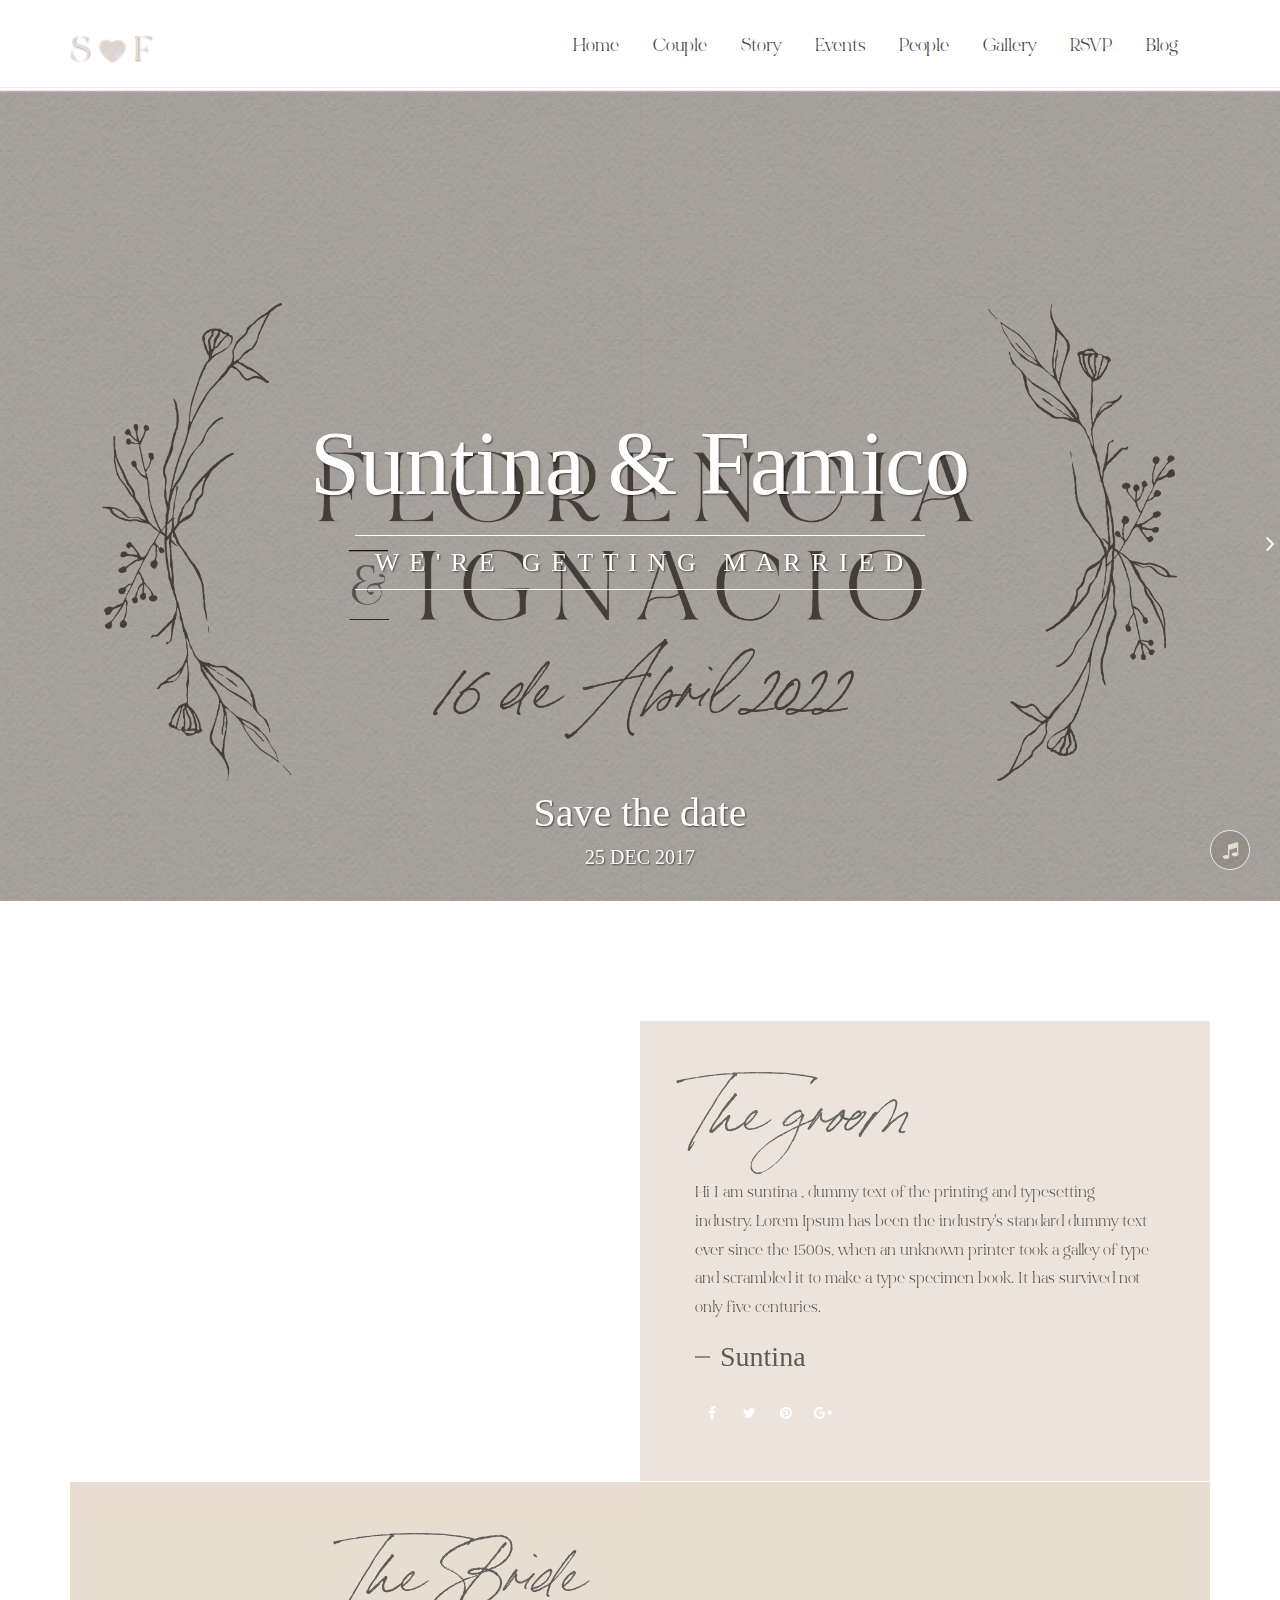
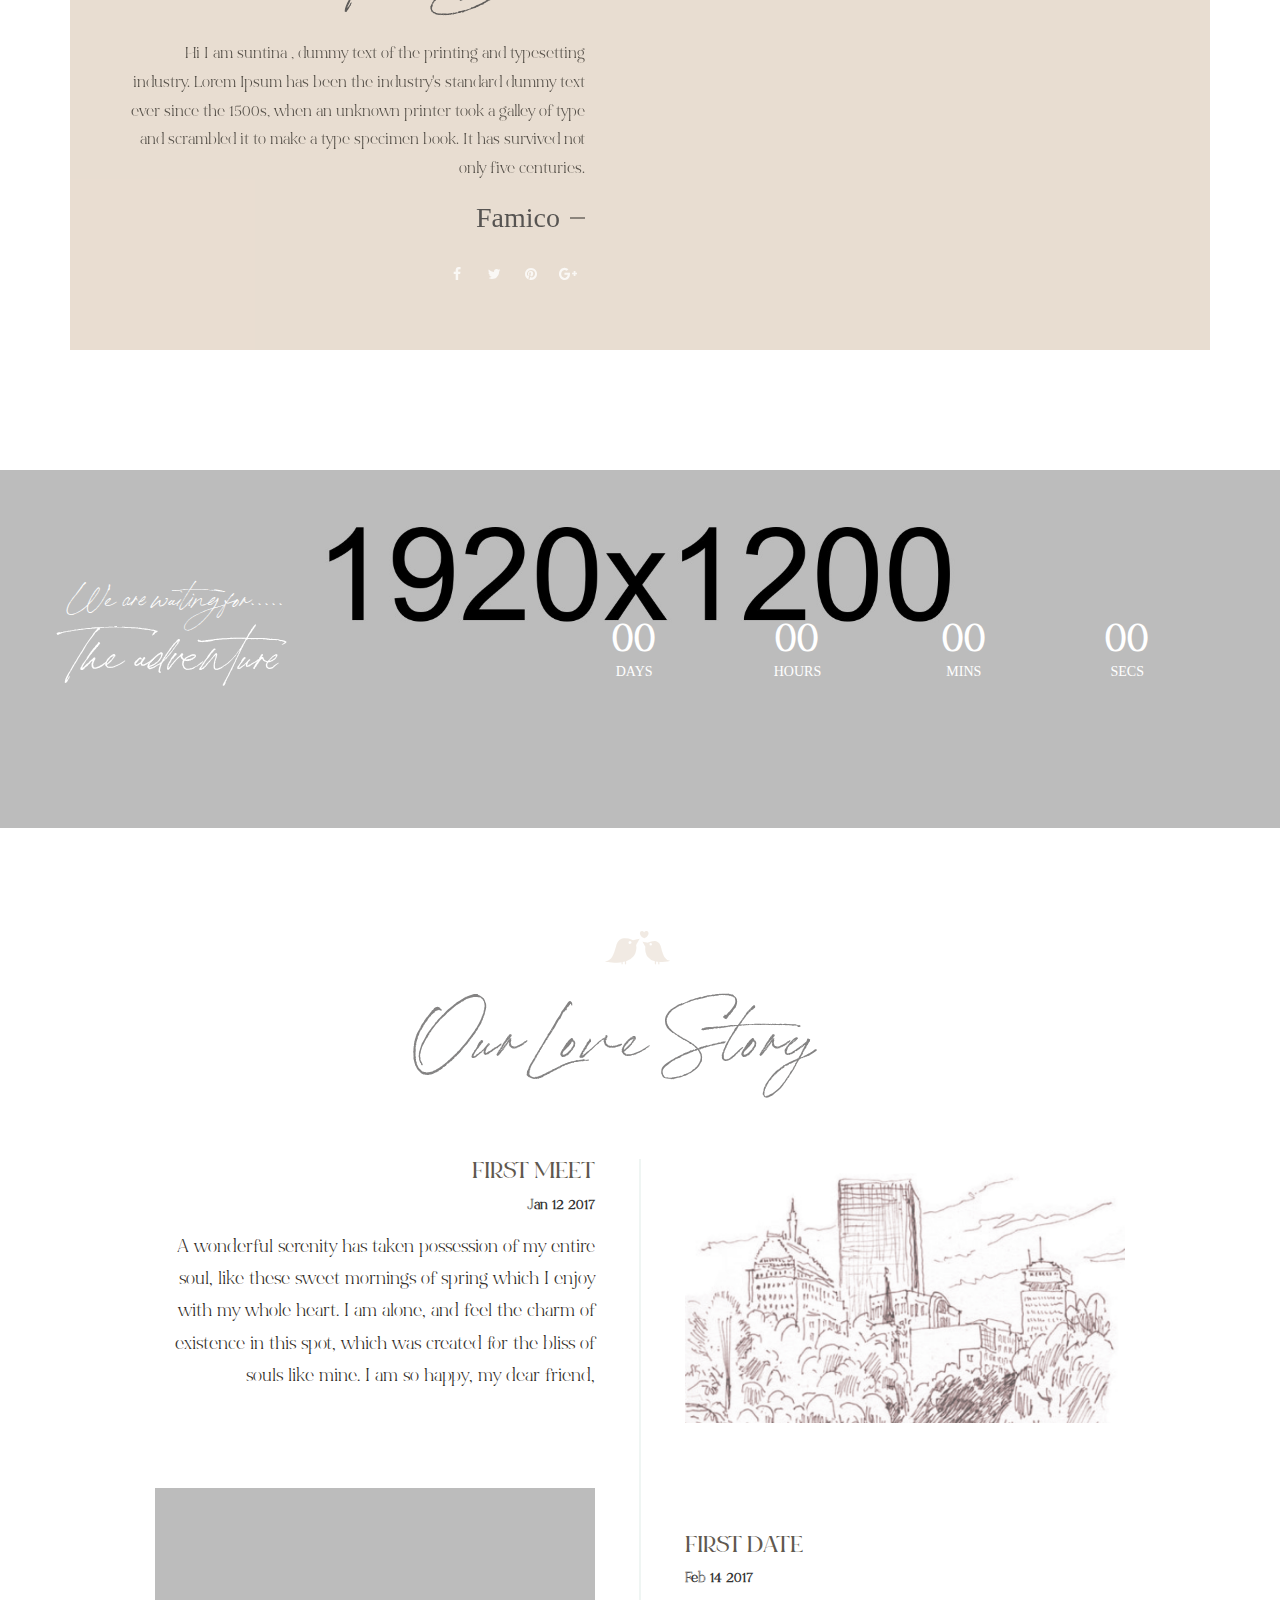
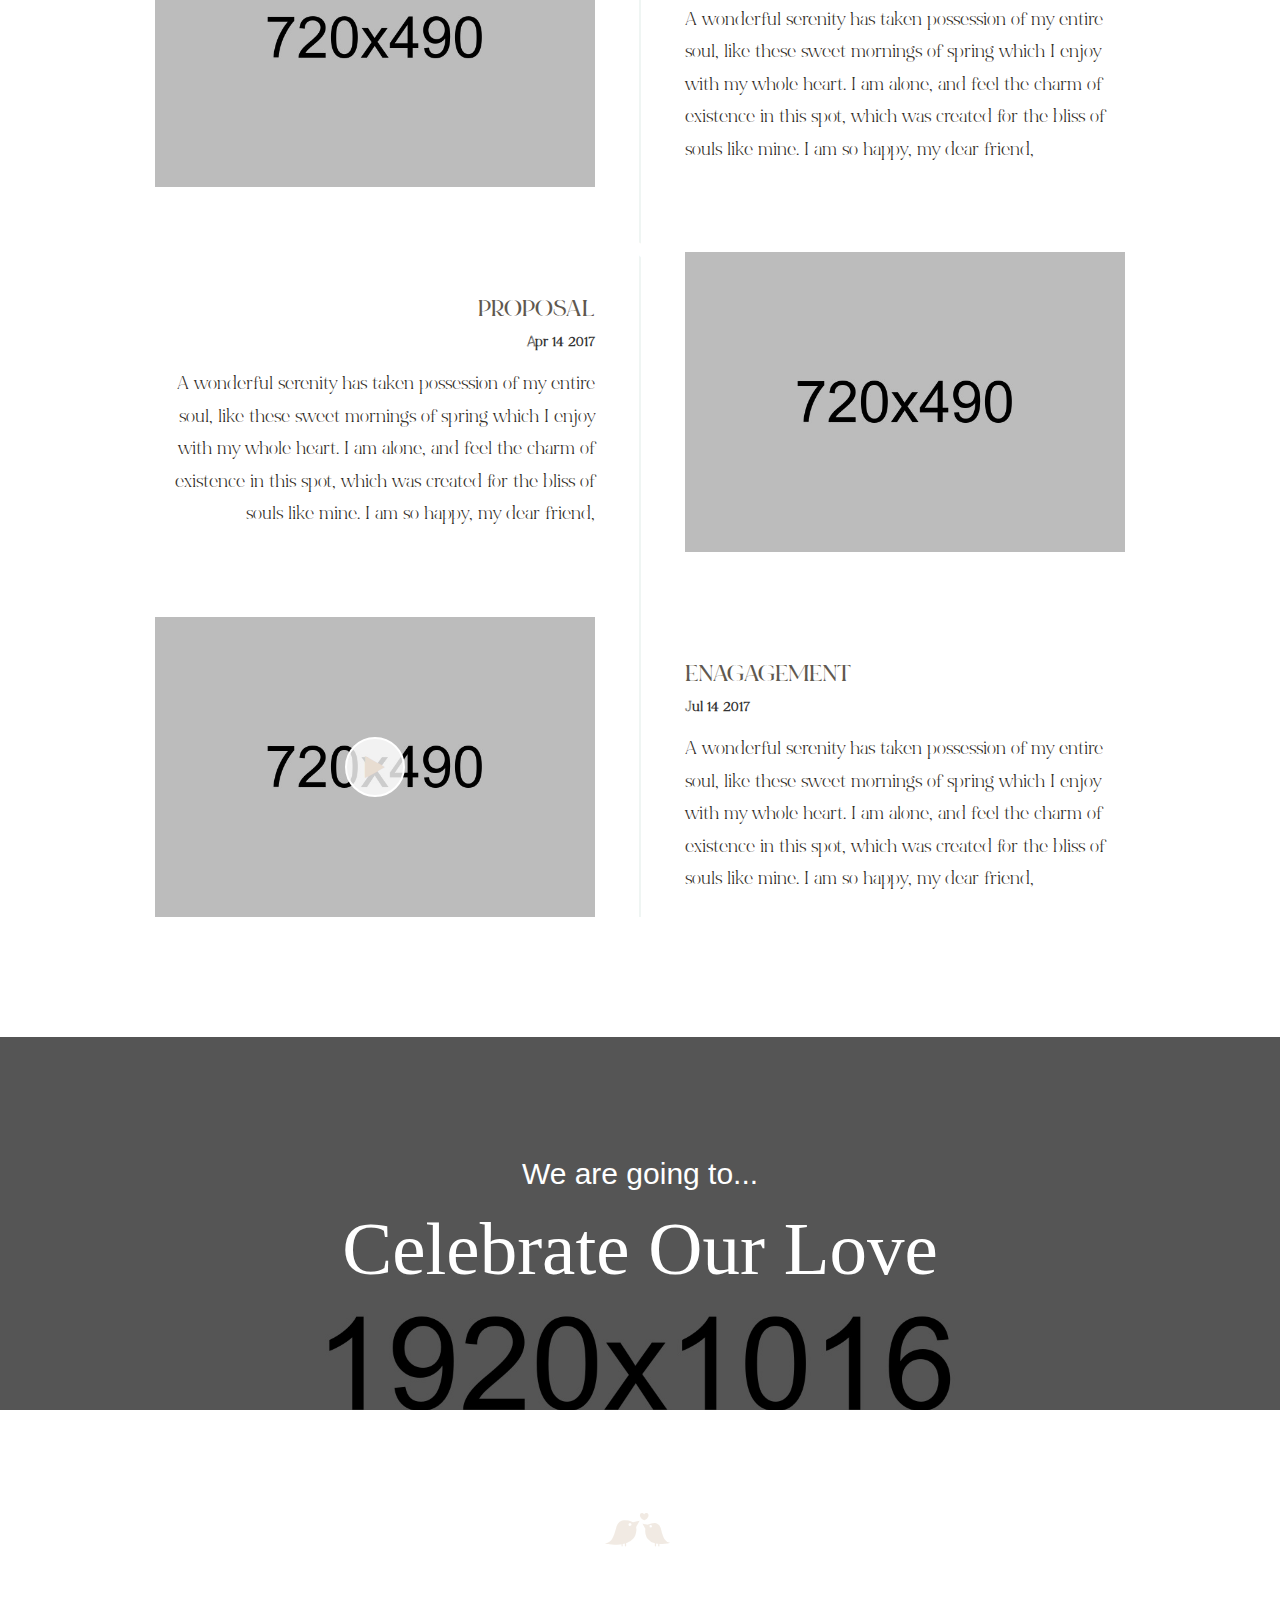
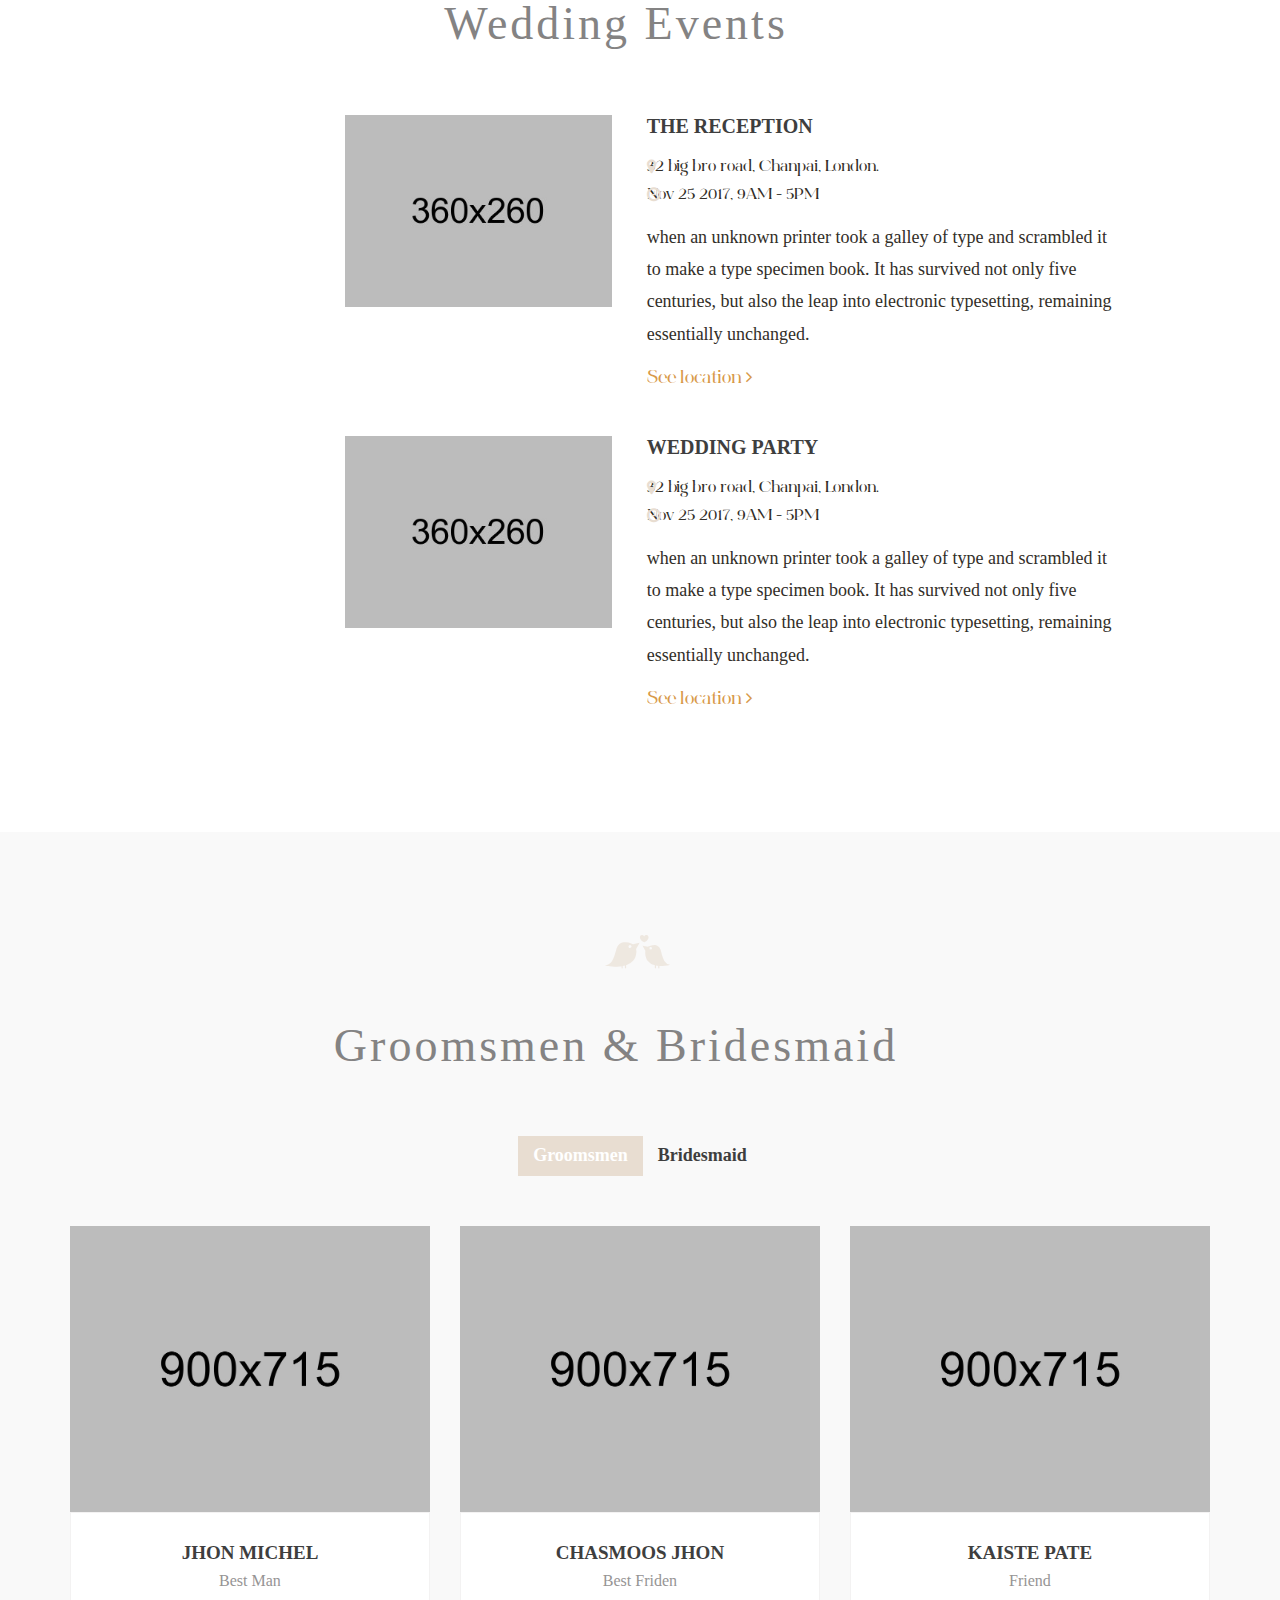
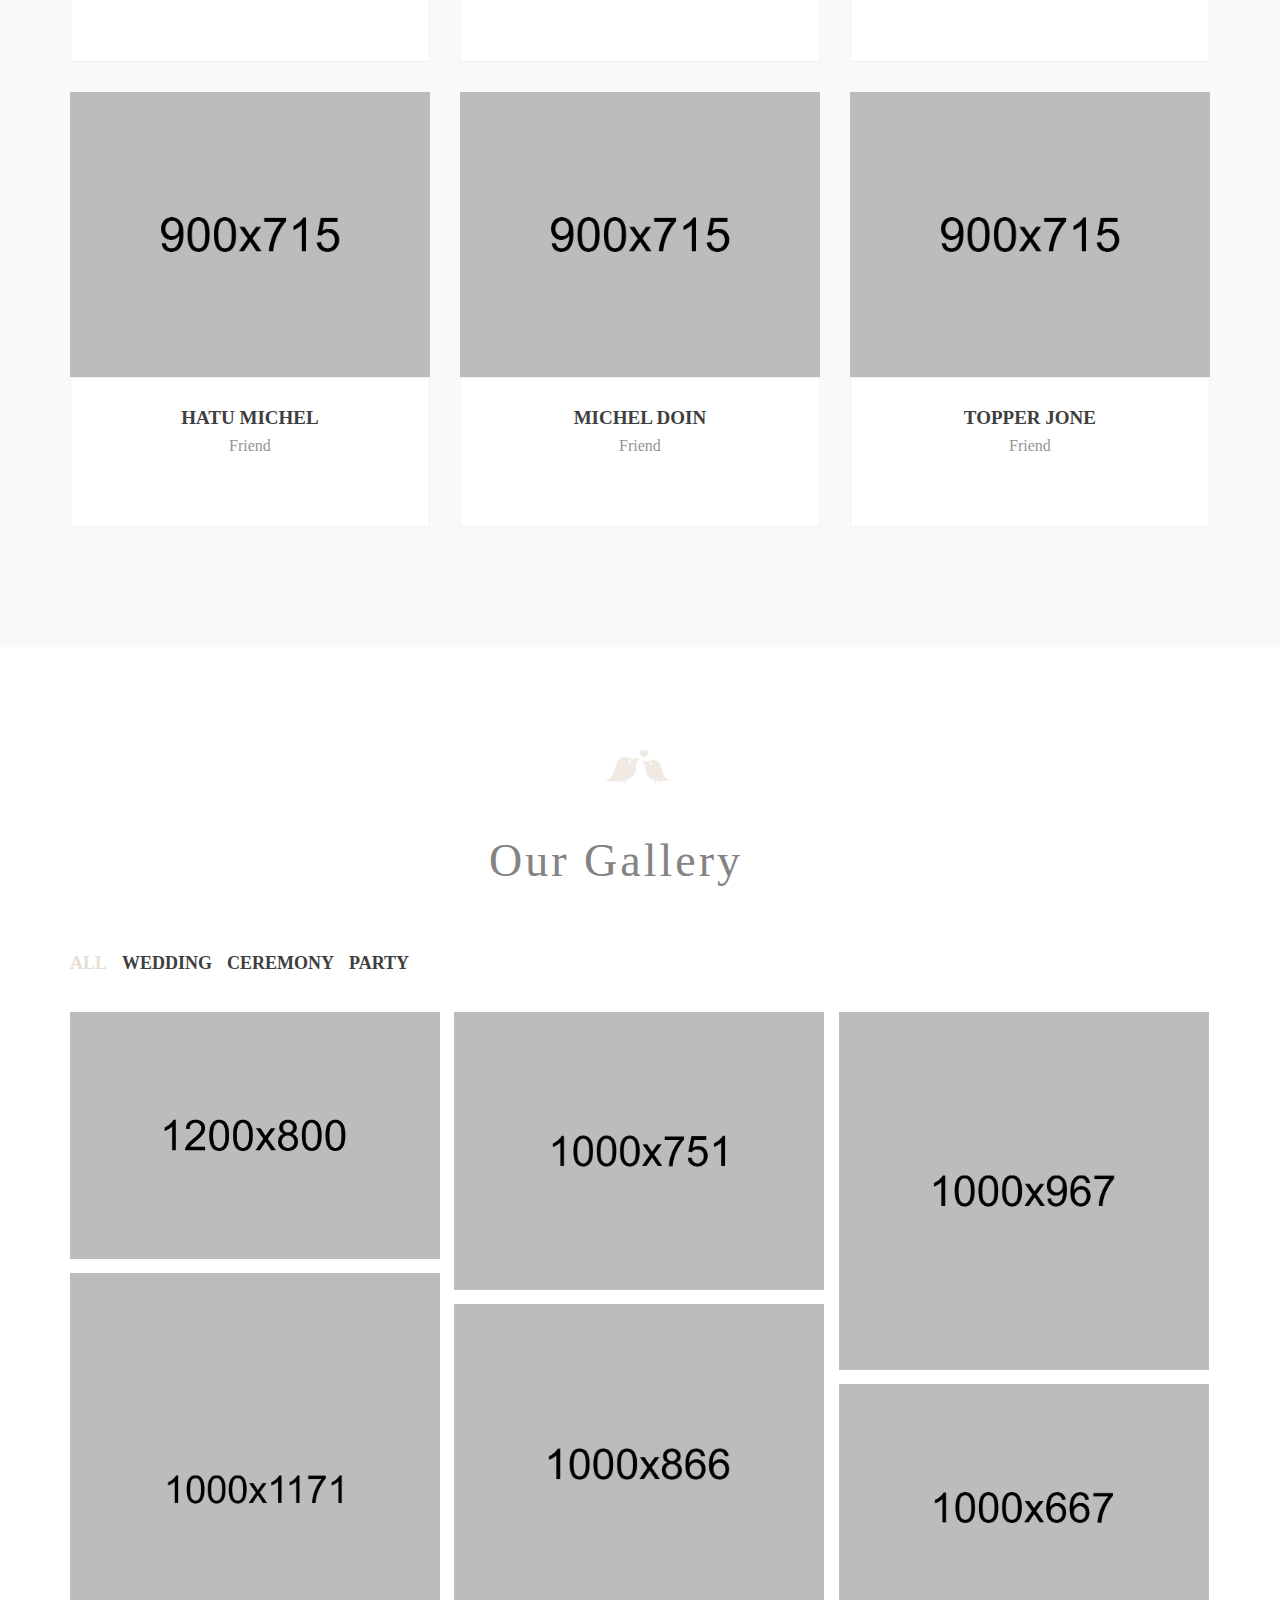
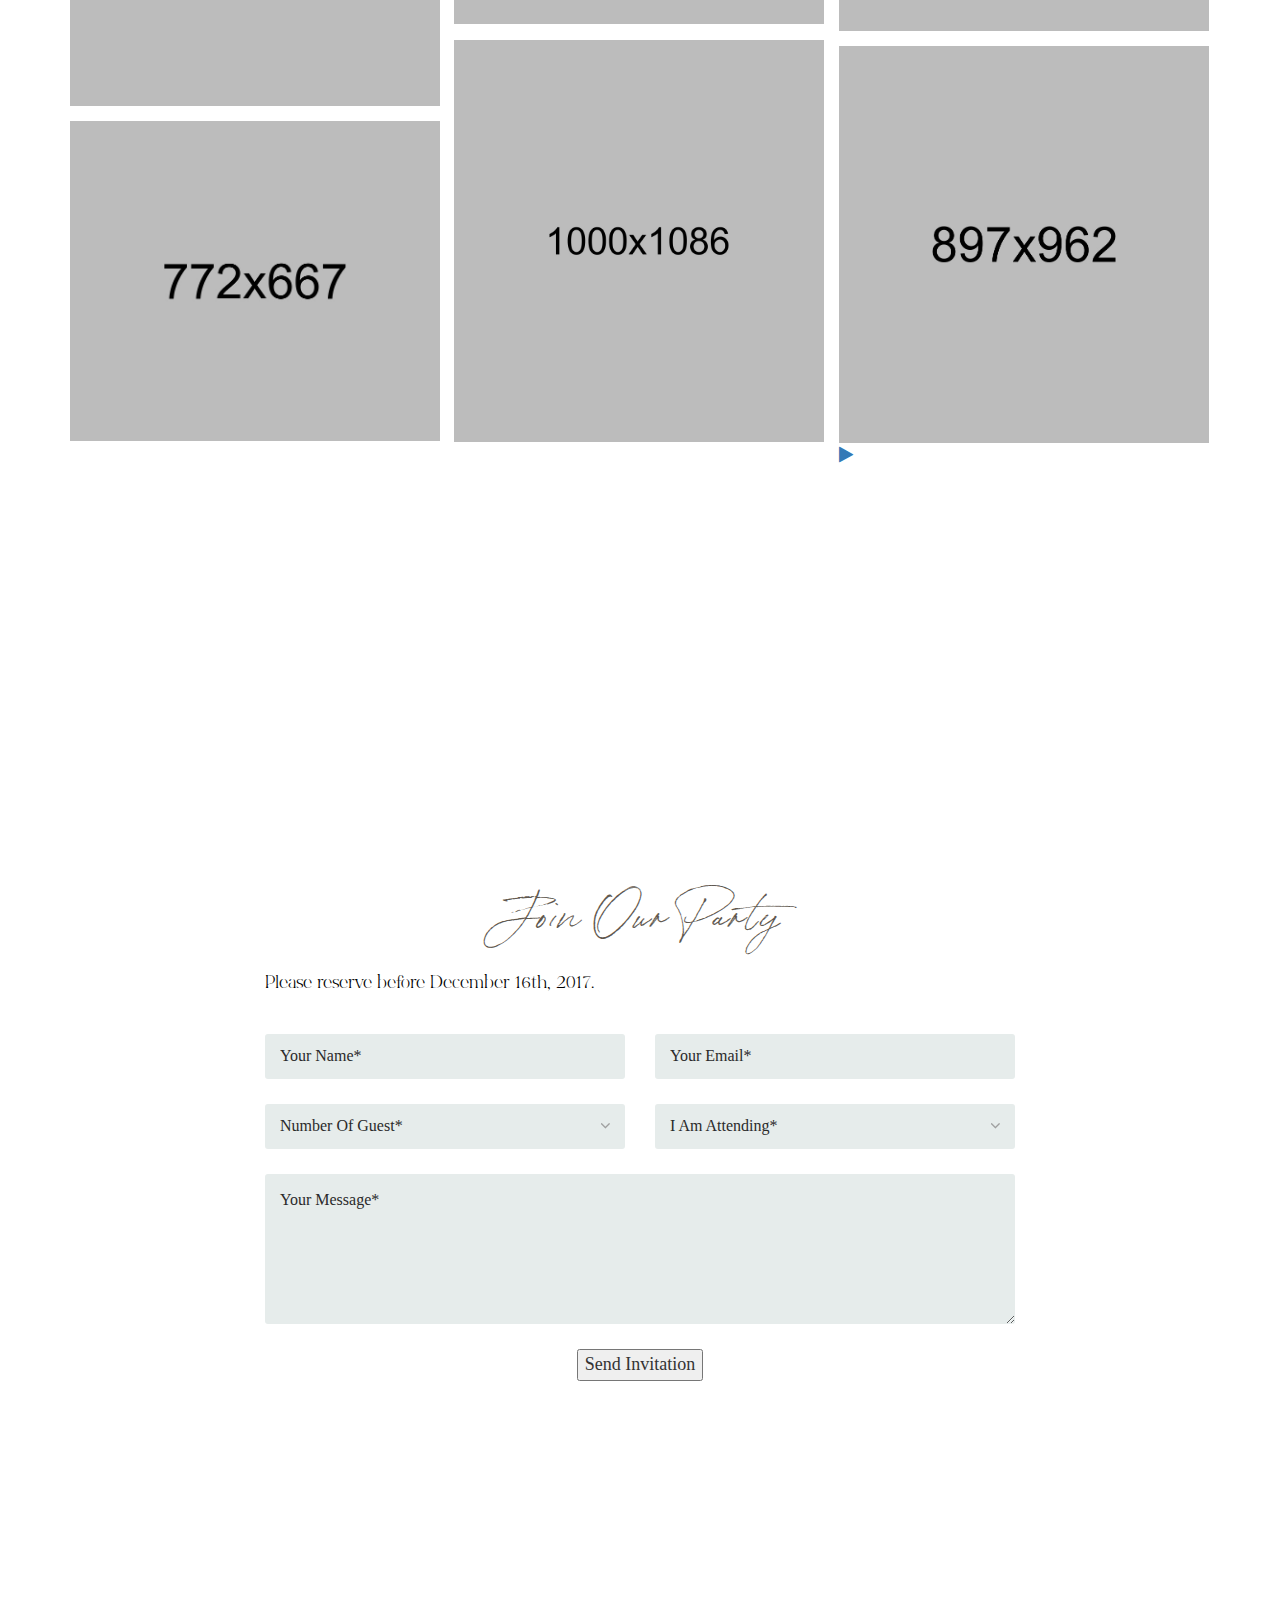
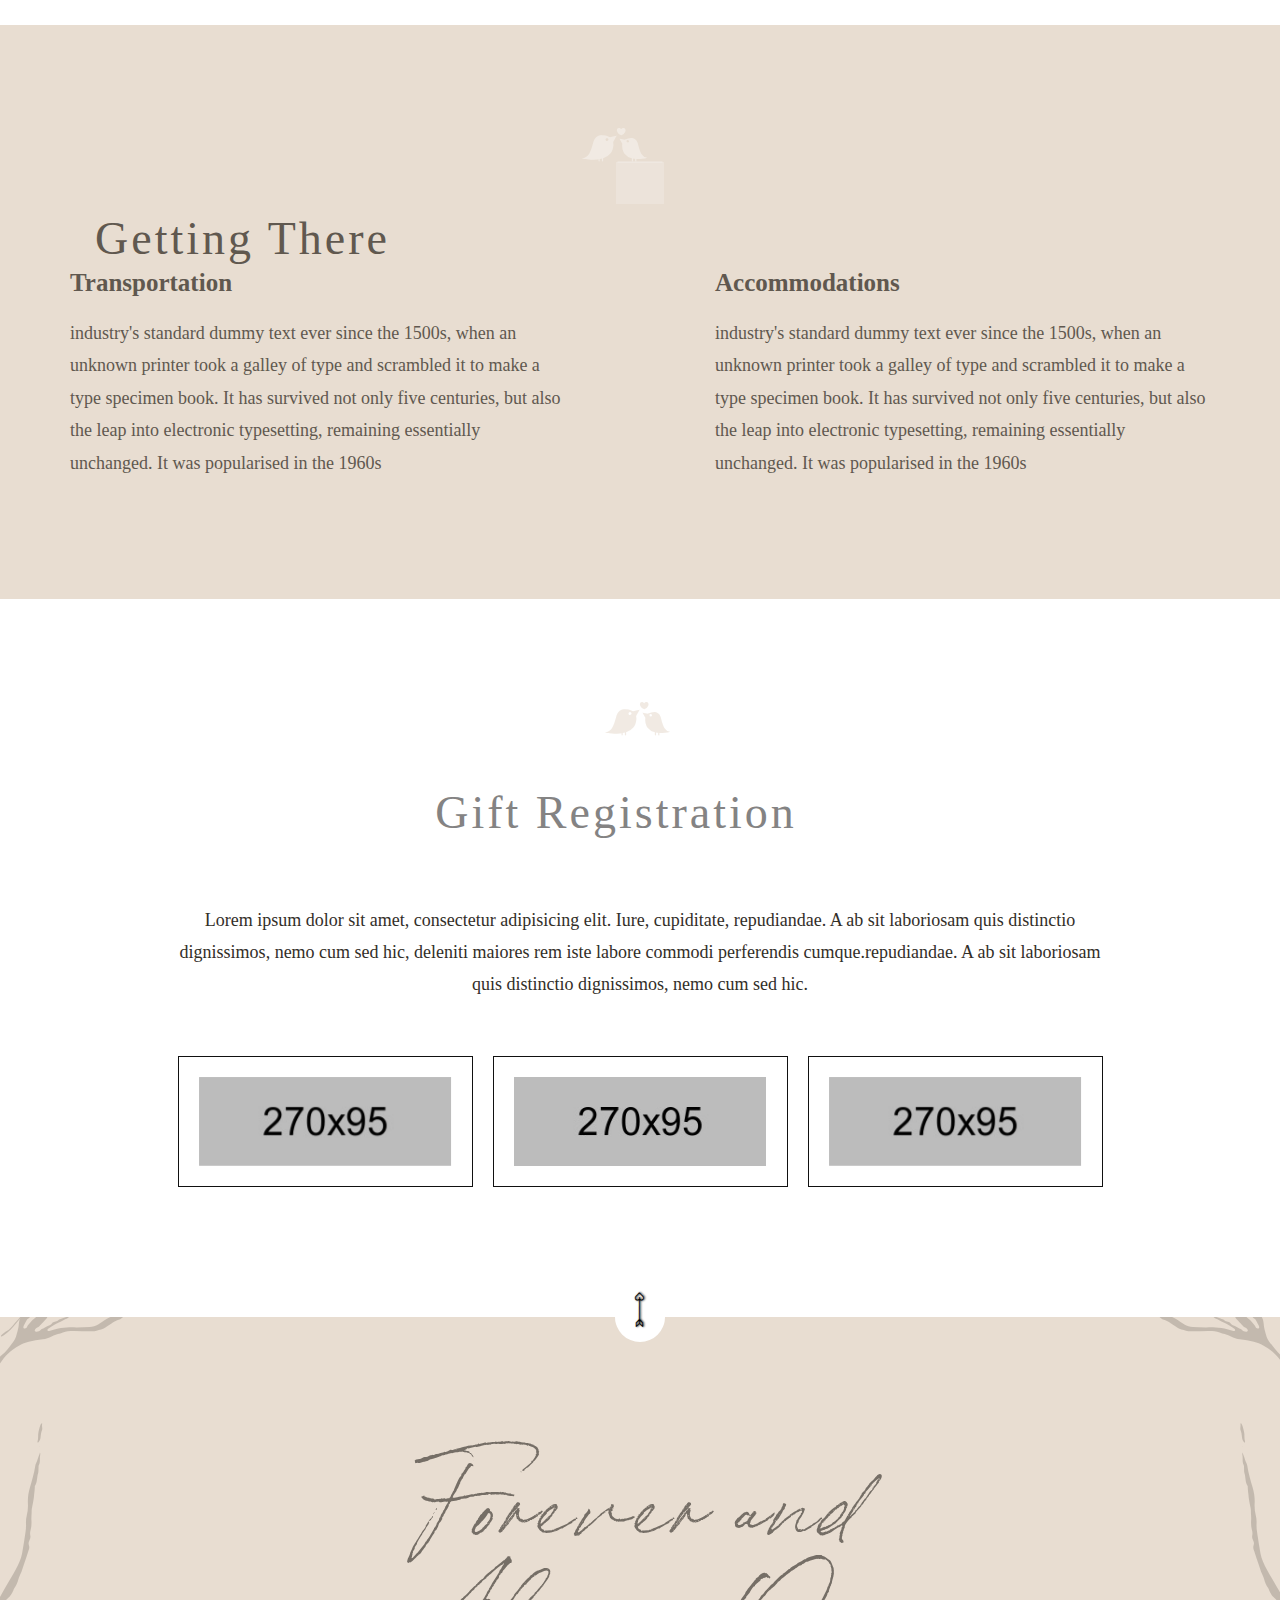
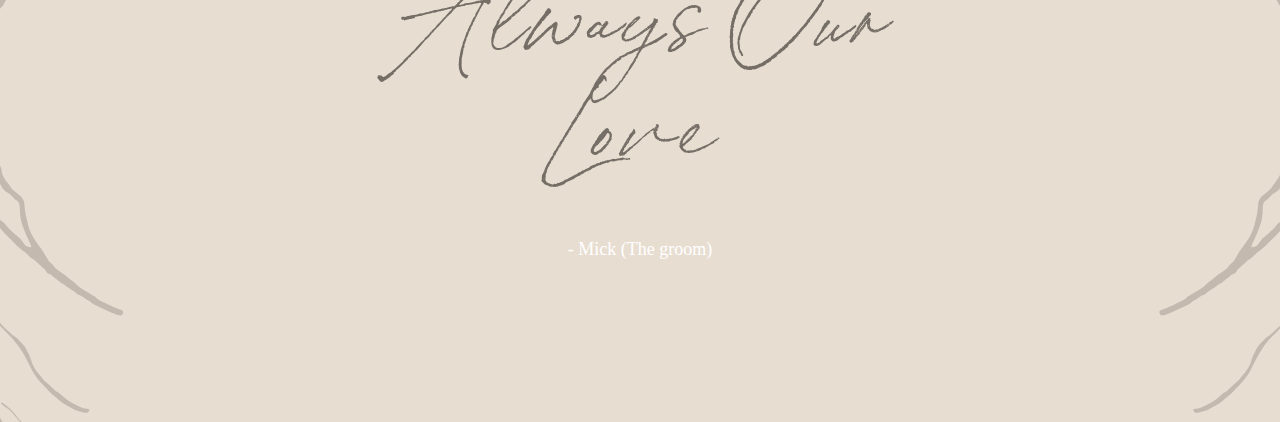
<file: index-2.html>
<!DOCTYPE html>
<html lang="en">
<head>
    <!-- Meta Tags -->
    <meta charset="utf-8">
    <meta http-equiv="X-UA-Compatible" content="IE=edge">
    <meta name="viewport" content="width=device-width, initial-scale=1">

    <!-- Page Title -->
    <title> Lovly Wedding - Responsive Wedding Template </title>

    <!-- Favicon and Touch Icons -->
    <link href="images/favicon/favicon.png" rel="shortcut icon" type="image/png">
    <link href="images/favicon/apple-touch-icon.png" rel="apple-touch-icon">
    <link href="images/favicon/apple-touch-icon-72x72.png" rel="apple-touch-icon" sizes="72x72">
    <link href="images/favicon/apple-touch-icon-114x114.png" rel="apple-touch-icon" sizes="114x114">
    <link href="images/favicon/apple-touch-icon-144x144.png" rel="apple-touch-icon" sizes="144x144">

    <!-- Icon fonts -->
    <link href="css/font-awesome.min.css" rel="stylesheet">
    <link href="css/flaticon.css" rel="stylesheet">

    <!-- Bootstrap core CSS -->
    <link href="css/bootstrap.min.css" rel="stylesheet">

    <!-- Plugins for this template -->
    <link href="css/animate.css" rel="stylesheet">
    <link href="css/owl.carousel.css" rel="stylesheet">
    <link href="css/owl.theme.css" rel="stylesheet">
    <link href="css/slick.css" rel="stylesheet">
    <link href="css/slick-theme.css" rel="stylesheet">
    <link href="css/owl.transitions.css" rel="stylesheet">
    <link href="css/jquery.fancybox.css" rel="stylesheet">
    <link href="css/magnific-popup.css" rel="stylesheet">

    <!-- Custom styles for this template -->
    <link href="css/style.css" rel="stylesheet">

    <!-- HTML5 shim and Respond.js for IE8 support of HTML5 elements and media queries -->
    <!--[if lt IE 9]>
    <script src="https://oss.maxcdn.com/html5shiv/3.7.3/html5shiv.min.js"></script>
    <script src="https://oss.maxcdn.com/respond/1.4.2/respond.min.js"></script>
    <![endif]-->

</head>

<body id="home">

    <!-- start page-wrapper -->
    <div class="page-wrapper">

        <!-- start preloader -->
        <div class="preloader">
            <div class="inner">
                <span class="icon"><i class="fi flaticon-two"></i></span>
            </div>
        </div>
        <!-- end preloader -->


        <!-- strat music-box -->
        <div class="music-box">
            <button class="music-box-toggle-btn">
                <i class="fa fa-music"></i>
            </button>

            <div class="music-holder">
                <iframe src="https://w.soundcloud.com/player/?url=https%3A//api.soundcloud.com/tracks/102137206&amp;auto_play=true&amp;hide_related=false&amp;show_comments=true&amp;show_user=true&amp;show_reposts=false&amp;visual=true"></iframe>
            </div>
        </div>
        <!-- end music box -->


        <!-- Start header -->
        <header id="header" class="site-header header-style-2">
            <nav class="navigation navbar navbar-default">
                <div class="container">
                    <div class="navbar-header">
                        <button type="button" class="open-btn">
                            <span class="sr-only">Toggle navigation</span>
                            <span class="icon-bar"></span>
                            <span class="icon-bar"></span>
                            <span class="icon-bar"></span>
                        </button>
                        <div class="couple-logo">
                            <h1><a href="#home">S <i class="fi flaticon-shape-1"></i> F</a></h1>
                        </div>
                    </div>
                    <div id="navbar" class="navbar-collapse collapse navbar-right navigation-holder">
                        <button class="close-navbar"><i class="fa fa-close"></i></button>
                        <ul class="nav navbar-nav">
                            <li><a href="#home">Home</a></li>
                            <li><a href="#couple">Couple</a></li>
                            <li><a href="#story">Story</a></li>
                            <li><a href="#events">Events</a></li>
                            <li><a href="#people">People</a></li>
                            <li><a href="#gallery">Gallery</a></li>
                            <li><a href="#rsvp">RSVP</a></li>
                            <li class="menu-item-has-children">
                                <a href="javascript:void(0);">Blog</a>
                                <ul class="sub-menu">
                                    <li><a href="blog.html">Blog</a></li>
                                    <li><a href="blog-details.html">Blog Details</a></li>
                                    <li class="menu-item-has-children">
                                        <a href="#Level3">Thidr level</a>
                                        <ul class="sub-menu">
                                            <li><a href="#">Level3</a></li>
                                            <li><a href="#">Level3</a></li>
                                            <li><a href="#">Level3</a></li>
                                        </ul>
                                    </li>
                                </ul>
                            </li>
                        </ul>
                    </div><!-- end of nav-collapse -->
                </div><!-- end of container -->
            </nav>
        </header>
        <!-- end of header -->


        <!-- start of hero -->
        <section class="hero">
            <div class="hero-slider hero-slider-s1">
                <div class="slide-item">
                    <img src="images/slider/slide-1.jpg" alt class="slider-bg">
                </div>

                <div class="slide-item">
                    <img src="images/slider/slide-2.jpg" alt class="slider-bg">
                </div>
            </div>
            <div class="wedding-announcement">
                <div class="couple-name-merried-text">
                    <h2 class="wow slideInUp" data-wow-duration="1s">Suntina &amp; Famico</h2>
                    <div class="married-text wow fadeIn" data-wow-delay="1s">
                        <h4 class="">
                        <span class=" wow fadeInUp" data-wow-delay="1.05s">W</span>
                        <span class=" wow fadeInUp" data-wow-delay="1.10s">e</span>
                        <span class=" wow fadeInUp" data-wow-delay="1.15s">'</span>
                        <span class=" wow fadeInUp" data-wow-delay="1.20s">r</span>
                        <span class=" wow fadeInUp" data-wow-delay="1.25s">e</span>
                        <span>&nbsp;</span>
                        <span class=" wow fadeInUp" data-wow-delay="1.30s">g</span>
                        <span class=" wow fadeInUp" data-wow-delay="1.35s">e</span>
                        <span class=" wow fadeInUp" data-wow-delay="1.40s">t</span>
                        <span class=" wow fadeInUp" data-wow-delay="1.45s">t</span>
                        <span class=" wow fadeInUp" data-wow-delay="1.50s">i</span>
                        <span class=" wow fadeInUp" data-wow-delay="1.55s">n</span>
                        <span class=" wow fadeInUp" data-wow-delay="1.60s">g</span>
                        <span>&nbsp;</span>
                        <span class=" wow fadeInUp" data-wow-delay="1.65s">m</span>
                        <span class=" wow fadeInUp" data-wow-delay="1.70s">a</span>
                        <span class=" wow fadeInUp" data-wow-delay="1.75s">r</span>
                        <span class=" wow fadeInUp" data-wow-delay="1.80s">r</span>
                        <span class=" wow fadeInUp" data-wow-delay="1.85s">i</span>
                        <span class=" wow fadeInUp" data-wow-delay="1.90s">e</span>
                        <span class=" wow fadeInUp" data-wow-delay="1.95s">d</span>

                        </h4>
                    </div>
                    <!-- <i class="fa fa-heart"></i> -->
                </div>

                <div class="save-the-date">
                    <h4>Save the date</h4>
                    <span class="date">25 DEC 2017</span>
                </div>
            </div>
        </section>
        <!-- end of hero slider -->


        <!-- start wedding-couple-section -->
        <section class="wedding-couple-section section-padding" id="couple">
            <div class="container">
                <div class="row">
                    <div class="col col-xs-12">
                        <div class="gb groom">
                            <div class="img-holder wow fadeInLeftSlow">
                                <img src="images/couple/img-1.jpg" alt>
                            </div>
                            <div class="details">
                                <div class="details-inner">
                                    <h3>The groom</h3>
                                    <p>Hi I am suntina , dummy text of the printing and typesetting industry. Lorem Ipsum has been the industry's standard dummy text ever since the 1500s, when an unknown printer took a galley of type and scrambled it to make a type specimen book. It has survived not only five centuries.</p>
                                    <span class="signature">Suntina</span>
                                    <ul class="social-links">
                                        <li><a href="#"><i class="fa fa-facebook"></i></a></li>
                                        <li><a href="#"><i class="fa fa-twitter"></i></a></li>
                                        <li><a href="#"><i class="fa fa-pinterest"></i></a></li>
                                        <li><a href="#"><i class="fa fa-google-plus"></i></a></li>
                                    </ul>
                                </div>
                            </div>
                        </div>
                        <div class="gb bride">
                            <div class="details">
                                <div class="details-inner">
                                    <h3>The Bride</h3>
                                    <p>Hi I am suntina , dummy text of the printing and typesetting industry. Lorem Ipsum has been the industry's standard dummy text ever since the 1500s, when an unknown printer took a galley of type and scrambled it to make a type specimen book. It has survived not only five centuries.</p>
                                    <span class="signature">Famico</span>
                                    <ul class="social-links">
                                        <li><a href="#"><i class="fa fa-facebook"></i></a></li>
                                        <li><a href="#"><i class="fa fa-twitter"></i></a></li>
                                        <li><a href="#"><i class="fa fa-pinterest"></i></a></li>
                                        <li><a href="#"><i class="fa fa-google-plus"></i></a></li>
                                    </ul>
                                </div>
                            </div>
                            <div class="img-holder wow fadeInRightSlow">
                                <img src="images/couple/img-2.jpg" alt>
                            </div>
                        </div>
                    </div>
                </div> <!-- end row -->
            </div> <!-- end container -->
        </section>
        <!-- end wedding-couple-section -->


        <!-- start count-down-section -->
        <section class="count-down-section section-padding parallax" data-bg-image="images/countdown-bg.jpg" data-speed="7">
            <div class="container">
                <div class="row">
                    <div class="col col-md-4">
                        <h2><span>We are waiting for.....</span> The adventure</h2>
                    </div>
                    <div class="col col-md-7 col-md-offset-1">
                        <div class="count-down-clock">
                            <div id="clock">

                            </div>
                        </div>
                    </div>
                </div> <!-- end row -->
            </div> <!-- end container -->
        </section>
        <!-- end count-down-section -->


        <!-- start story-section -->
        <section class="story-section section-padding" id="story">
            <div class="container">
                <div class="row">
                    <div class="col col-xs-12">
                        <div class="section-title">
                            <div class="vertical-line"><span><i class="fi flaticon-two"></i></span></div>
                            <h2>Our love story</h2>
                        </div>
                    </div>
                </div> <!-- end section-title -->

                <div class="row">
                    <div class="col col-xs-12">
                        <div class="story-timeline">
                            <div class="row">
                                <div class="col col-md-6">
                                    <div class="story-text right-align-text">
                                        <h3>First meet</h3>
                                        <span class="date">Jan 12 2017</span>
                                        <p>A wonderful serenity has taken possession of my entire soul, like these sweet mornings of spring which I enjoy with my whole heart. I am alone, and feel the charm of existence in this spot, which was created for the bliss of souls like mine. I am so happy, my dear friend, </p>
                                    </div>
                                </div>
                                <div class="col col-md-6">
                                    <div class="img-holder">
                                        <img src="images/story/img-1.jpg" alt class="img img-responsive">
                                    </div>
                                </div>
                            </div>
                            <div class="row">
                                <div class="col col-md-6">
                                    <div class="img-holder right-align-text story-slider">
                                        <img src="images/story/img-2.jpg" alt class="img img-responsive">
                                        <img src="images/story/img-3.jpg" alt class="img img-responsive">
                                    </div>
                                </div>
                                <div class="col col-md-6 text-holder">
                                    <span class="heart">
                                        <i class="fa fa-heart"></i>
                                    </span>
                                    <div class="story-text">
                                        <h3>First date</h3>
                                        <span class="date">Feb 14 2017</span>
                                        <p>A wonderful serenity has taken possession of my entire soul, like these sweet mornings of spring which I enjoy with my whole heart. I am alone, and feel the charm of existence in this spot, which was created for the bliss of souls like mine. I am so happy, my dear friend, </p>
                                    </div>
                                </div>
                            </div>
                            <div class="row">
                                <div class="col col-md-6 text-holder right-heart">
                                    <span class="heart">
                                        <i class="fa fa-heart"></i>
                                    </span>
                                    <div class="story-text right-align-text">
                                        <h3>Proposal</h3>
                                        <span class="date">Apr 14 2017</span>
                                        <p>A wonderful serenity has taken possession of my entire soul, like these sweet mornings of spring which I enjoy with my whole heart. I am alone, and feel the charm of existence in this spot, which was created for the bliss of souls like mine. I am so happy, my dear friend, </p>
                                    </div>
                                </div>
                                <div class="col col-md-6">
                                    <div class="img-holder right-align-text story-slider">
                                        <img src="images/story/img-7.jpg" alt class="img img-responsive">
                                        <img src="images/story/img-5.jpg" alt class="img img-responsive">
                                    </div>
                                </div>
                            </div>
                            <div class="row">
                                <div class="col col-md-6">
                                    <div class="img-holder video-holder">
                                        <img src="images/story/img-8.jpg" alt class="img img-responsive">
                                        <a href="https://www.youtube.com/embed/XSGBVzeBUbk?autoplay=1" data-type="iframe" class="video-play-btn">
                                            <i class="fa fa-play"></i>
                                        </a>
                                    </div>
                                </div>
                                <div class="col col-md-6 text-holder">
                                    <span class="heart">
                                        <i class="fa fa-heart"></i>
                                    </span>
                                    <div class="story-text">
                                        <h3>Enagagement</h3>
                                        <span class="date">Jul 14 2017</span>
                                        <p>A wonderful serenity has taken possession of my entire soul, like these sweet mornings of spring which I enjoy with my whole heart. I am alone, and feel the charm of existence in this spot, which was created for the bliss of souls like mine. I am so happy, my dear friend, </p>
                                    </div>
                                </div>
                            </div>
                        </div>
                    </div>
                </div> <!-- end row -->
            </div> <!-- end container -->
        </section>
        <!-- end story-section -->


        <!-- start cta -->
        <section class="cta section-padding parallax" data-bg-image="images/cta-bg.jpg" data-speed="7">
            <div class="container">
                <div class="row">
                    <div class="col col-xs-12">
                        <h2><span>We are going to...</span> Celebrate Our Love</h2>
                    </div>
                </div> <!-- end row -->
            </div> <!-- end container -->
        </section>
        <!-- end cta -->


        <!-- start events-section -->
        <section class="events-section section-padding" id="events">
            <div class="container">
                <div class="row">
                    <div class="col col-xs-12">
                        <div class="section-title">
                            <div class="vertical-line"><span><i class="fi flaticon-two"></i></span></div>
                            <h2>Wedding events</h2>
                        </div>
                    </div>
                </div> <!-- end section-title -->

                <div class="row">
                    <div class="col col-lg-10 col-lg-offset-1">
                        <div class="event">
                            <div class="img-holder">
                                <img src="images/events/img-1.jpg" alt class="img img-responsive">
                            </div>
                            <div class="details">
                                <h3>The reception</h3>
                                <ul>
                                    <li><i class="fa fa-map-marker"></i> 32 big bro road, Chanpai, London.</li>
                                    <li><i class="fa fa-clock-o"></i> Nov 25 2017, 9AM - 5PM</li>
                                </ul>
                                <p>when an unknown printer took a galley of type and scrambled it to make a type specimen book. It has survived not only five centuries, but also the leap into electronic typesetting, remaining essentially unchanged. </p>
                                <a class="see-location-btn popup-gmaps" href="https://www.google.com/maps/embed?pb=!1m18!1m12!1m3!1d25211.21212385712!2d144.95275648773628!3d-37.82748510398018!2m3!1f0!2f0!3f0!3m2!1i1024!2i768!4f13.1!3m3!1m2!1s0x6ad642af0f11fd81%3A0x5045675218ce7e0!2zTWVsYm91cm5lIFZJQyAzMDA0LCDgpoXgprjgp43gpp_gp43gprDgp4fgprLgpr_gpq_gprzgpr4!5e0!3m2!1sbn!2sbd!4v1503742051881">
                                    See location <i class="fa fa-angle-right"></i>
                                </a>
                            </div>
                        </div>
                        <div class="event">
                            <div class="img-holder">
                                <img src="images/events/img-2.jpg" alt class="img img-responsive">
                            </div>
                            <div class="details">
                                <h3>Wedding party</h3>
                                <ul>
                                    <li><i class="fa fa-map-marker"></i> 32 big bro road, Chanpai, London.</li>
                                    <li><i class="fa fa-clock-o"></i> Nov 25 2017, 9AM - 5PM</li>
                                </ul>
                                <p>when an unknown printer took a galley of type and scrambled it to make a type specimen book. It has survived not only five centuries, but also the leap into electronic typesetting, remaining essentially unchanged. </p>
                                <a class="see-location-btn popup-gmaps" href="https://www.google.com/maps/embed?pb=!1m18!1m12!1m3!1d3152.0160484383277!2d144.99053291585201!3d-37.81309307975254!2m3!1f0!2f0!3f0!3m2!1i1024!2i768!4f13.1!3m3!1m2!1s0x6ad642ef89a7e023%3A0xb1353055e38c1ab8!2sNew+York+Tomato+Cafe!5e0!3m2!1sbn!2sbd!4v1503743893919">
                                    See location <i class="fa fa-angle-right"></i>
                                </a>
                            </div>
                        </div>
                    </div>
                </div> <!-- end row -->
            </div> <!-- end container -->
        </section>
        <!-- end events-section -->


        <!-- start inportant-people-section -->
        <section class="inportant-people-section section-padding" id="people">
            <div class="container">
                <div class="row">
                    <div class="col col-xs-12">
                        <div class="section-title">
                            <div class="vertical-line"><span><i class="fi flaticon-two"></i></span></div>
                            <h2>Groomsmen &amp; Bridesmaid</h2>
                        </div>
                    </div>
                </div> <!-- end section-title -->

                <div class="row">
                    <div class="col col-xs-12">
                        <div class="inportant-people-content">
                            <div class="tablist">
                                <ul class="nav">
                                    <li class="active">
                                        <a href="#groomsmen" data-toggle="tab">Groomsmen</a>
                                    </li>
                                    <li>
                                        <a href="#bridesmaid" data-toggle="tab">Bridesmaid</a>
                                    </li>
                                </ul>
                            </div>

                            <div class="tab-content">
                                <div class="tab-pane fade in active grid-wrapper" id="groomsmen">
                                    <div class="grid">
                                        <div class="img-holder">
                                            <a href="images/groomsmen/img-1.jpg" class="popup-image">
                                                <img src="images/groomsmen/img-1.jpg" alt class="img img-responsive">
                                            </a>
                                        </div>
                                        <div class="details">
                                            <h3>Jhon Michel</h3>
                                            <span>Best man</span>
                                            <ul class="social-links">
                                                <li><a href="#"><i class="fa fa-facebook"></i></a></li>
                                                <li><a href="#"><i class="fa fa-twitter"></i></a></li>
                                                <li><a href="#"><i class="fa fa-pinterest"></i></a></li>
                                                <li><a href="#"><i class="fa fa-vimeo"></i></a></li>
                                            </ul>
                                        </div>
                                    </div>
                                    <div class="grid">
                                        <div class="img-holder">
                                            <a href="images/groomsmen/img-2.jpg" class="popup-image">
                                                <img src="images/groomsmen/img-2.jpg" alt class="img img-responsive">
                                            </a>
                                        </div>
                                        <div class="details">
                                            <h3>Chasmoos jhon</h3>
                                            <span>Best friden</span>
                                            <ul class="social-links">
                                                <li><a href="#"><i class="fa fa-facebook"></i></a></li>
                                                <li><a href="#"><i class="fa fa-twitter"></i></a></li>
                                                <li><a href="#"><i class="fa fa-pinterest"></i></a></li>
                                                <li><a href="#"><i class="fa fa-vimeo"></i></a></li>
                                            </ul>
                                        </div>
                                    </div>
                                    <div class="grid">
                                        <div class="img-holder">
                                            <a href="images/groomsmen/img-3.jpg" class="popup-image">
                                                <img src="images/groomsmen/img-3.jpg" alt class="img img-responsive">
                                            </a>
                                        </div>
                                        <div class="details">
                                            <h3>Kaiste pate</h3>
                                            <span>Friend</span>
                                            <ul class="social-links">
                                                <li><a href="#"><i class="fa fa-facebook"></i></a></li>
                                                <li><a href="#"><i class="fa fa-twitter"></i></a></li>
                                                <li><a href="#"><i class="fa fa-pinterest"></i></a></li>
                                                <li><a href="#"><i class="fa fa-vimeo"></i></a></li>
                                            </ul>
                                        </div>
                                    </div>
                                    <div class="grid">
                                        <div class="img-holder">
                                            <a href="images/groomsmen/img-4.jpg" class="popup-image">
                                                <img src="images/groomsmen/img-4.jpg" alt class="img img-responsive">
                                            </a>
                                        </div>
                                        <div class="details">
                                            <h3>Hatu Michel</h3>
                                            <span>Friend</span>
                                            <ul class="social-links">
                                                <li><a href="#"><i class="fa fa-facebook"></i></a></li>
                                                <li><a href="#"><i class="fa fa-twitter"></i></a></li>
                                                <li><a href="#"><i class="fa fa-pinterest"></i></a></li>
                                                <li><a href="#"><i class="fa fa-vimeo"></i></a></li>
                                            </ul>
                                        </div>
                                    </div>
                                    <div class="grid">
                                        <div class="img-holder">
                                            <a href="images/groomsmen/img-5.jpg" class="popup-image">
                                                <img src="images/groomsmen/img-5.jpg" alt class="img img-responsive">
                                            </a>
                                        </div>
                                        <div class="details">
                                            <h3>Michel doin</h3>
                                            <span>Friend</span>
                                            <ul class="social-links">
                                                <li><a href="#"><i class="fa fa-facebook"></i></a></li>
                                                <li><a href="#"><i class="fa fa-twitter"></i></a></li>
                                                <li><a href="#"><i class="fa fa-pinterest"></i></a></li>
                                                <li><a href="#"><i class="fa fa-vimeo"></i></a></li>
                                            </ul>
                                        </div>
                                    </div>
                                    <div class="grid">
                                        <div class="img-holder">
                                            <a href="images/groomsmen/img-6.jpg" class="popup-image">
                                                <img src="images/groomsmen/img-6.jpg" alt class="img img-responsive">
                                            </a>
                                        </div>
                                        <div class="details">
                                            <h3>Topper jone</h3>
                                            <span>Friend</span>
                                            <ul class="social-links">
                                                <li><a href="#"><i class="fa fa-facebook"></i></a></li>
                                                <li><a href="#"><i class="fa fa-twitter"></i></a></li>
                                                <li><a href="#"><i class="fa fa-pinterest"></i></a></li>
                                                <li><a href="#"><i class="fa fa-vimeo"></i></a></li>
                                            </ul>
                                        </div>
                                    </div>
                                </div>

                                <div class="tab-pane fade grid-wrapper" id="bridesmaid">
                                    <div class="grid">
                                        <div class="img-holder">
                                            <a href="images/bridesmaid/img-1.jpg" class="popup-image">
                                                <img src="images/bridesmaid/img-1.jpg" alt class="img img-responsive">
                                            </a>
                                        </div>
                                        <div class="details">
                                            <h3>Rachel Li</h3>
                                            <span>Made of honor</span>
                                            <ul class="social-links">
                                                <li><a href="#"><i class="fa fa-facebook"></i></a></li>
                                                <li><a href="#"><i class="fa fa-twitter"></i></a></li>
                                                <li><a href="#"><i class="fa fa-pinterest"></i></a></li>
                                                <li><a href="#"><i class="fa fa-vimeo"></i></a></li>
                                            </ul>
                                        </div>
                                    </div>
                                    <div class="grid">
                                        <div class="img-holder">
                                            <a href="images/bridesmaid/img-2.jpg" class="popup-image">
                                                <img src="images/bridesmaid/img-2.jpg" alt class="img img-responsive">
                                            </a>
                                        </div>
                                        <div class="details">
                                            <h3>Male Vign</h3>
                                            <span>Best friend</span>
                                            <ul class="social-links">
                                                <li><a href="#"><i class="fa fa-facebook"></i></a></li>
                                                <li><a href="#"><i class="fa fa-twitter"></i></a></li>
                                                <li><a href="#"><i class="fa fa-pinterest"></i></a></li>
                                                <li><a href="#"><i class="fa fa-vimeo"></i></a></li>
                                            </ul>
                                        </div>
                                    </div>
                                    <div class="grid">
                                        <div class="img-holder">
                                            <a href="images/bridesmaid/img-3.jpg" class="popup-image">
                                                <img src="images/bridesmaid/img-3.jpg" alt class="img img-responsive">
                                            </a>
                                        </div>
                                        <div class="details">
                                            <h3>Jonny Mich</h3>
                                            <span>Friend</span>
                                            <ul class="social-links">
                                                <li><a href="#"><i class="fa fa-facebook"></i></a></li>
                                                <li><a href="#"><i class="fa fa-twitter"></i></a></li>
                                                <li><a href="#"><i class="fa fa-pinterest"></i></a></li>
                                                <li><a href="#"><i class="fa fa-vimeo"></i></a></li>
                                            </ul>
                                        </div>
                                    </div>
                                    <div class="grid">
                                        <div class="img-holder">
                                            <a href="images/bridesmaid/img-4.jpg" class="popup-image">
                                                <img src="images/bridesmaid/img-4.jpg" alt class="img img-responsive">
                                            </a>
                                        </div>
                                        <div class="details">
                                            <h3>Brodd Wid</h3>
                                            <span>Friend</span>
                                            <ul class="social-links">
                                                <li><a href="#"><i class="fa fa-facebook"></i></a></li>
                                                <li><a href="#"><i class="fa fa-twitter"></i></a></li>
                                                <li><a href="#"><i class="fa fa-pinterest"></i></a></li>
                                                <li><a href="#"><i class="fa fa-vimeo"></i></a></li>
                                            </ul>
                                        </div>
                                    </div>
                                    <div class="grid">
                                        <div class="img-holder">
                                            <a href="images/bridesmaid/img-5.jpg" class="popup-image">
                                                <img src="images/bridesmaid/img-5.jpg" alt class="img img-responsive">
                                            </a>
                                        </div>
                                        <div class="details">
                                            <h3>Nokshal bedi</h3>
                                            <span>Friend</span>
                                            <ul class="social-links">
                                                <li><a href="#"><i class="fa fa-facebook"></i></a></li>
                                                <li><a href="#"><i class="fa fa-twitter"></i></a></li>
                                                <li><a href="#"><i class="fa fa-pinterest"></i></a></li>
                                                <li><a href="#"><i class="fa fa-vimeo"></i></a></li>
                                            </ul>
                                        </div>
                                    </div>
                                    <div class="grid">
                                        <div class="img-holder">
                                            <a href="images/bridesmaid/img-6.jpg" class="popup-image">
                                                <img src="images/bridesmaid/img-6.jpg" alt class="img img-responsive">
                                            </a>
                                        </div>
                                        <div class="details">
                                            <h3>Holly Fie</h3>
                                            <span>Friend</span>
                                            <ul class="social-links">
                                                <li><a href="#"><i class="fa fa-facebook"></i></a></li>
                                                <li><a href="#"><i class="fa fa-twitter"></i></a></li>
                                                <li><a href="#"><i class="fa fa-pinterest"></i></a></li>
                                                <li><a href="#"><i class="fa fa-vimeo"></i></a></li>
                                            </ul>
                                        </div>
                                    </div>
                                </div>
                            </div>
                        </div>
                    </div>
                </div> <!-- end row -->
            </div> <!-- end container -->
        </section>
        <!-- end inportant-people-section -->


        <!-- start gallery-section -->
        <section class="gallery-section section-padding" id="gallery">
            <div class="container">
                <div class="row">
                    <div class="col col-xs-12">
                        <div class="section-title">
                            <div class="vertical-line"><span><i class="fi flaticon-two"></i></span></div>
                            <h2>Our gallery</h2>
                        </div>
                    </div>
                </div> <!-- end section-title -->

                <div class="row">
                    <div class="col col-xs-12 sortable-gallery">
                        <div class="gallery-filters">
                            <ul>
                                <li><a data-filter="*" href="#" class="current">All</a></li>
                                <li><a data-filter=".wedding" href="#">Wedding</a></li>
                                <li><a data-filter=".ceremony" href="#">Ceremony</a></li>
                                <li><a data-filter=".party" href="#">Party</a></li>
                            </ul>
                        </div>

                        <div class="gallery-container gallery-fancybox masonry-gallery">
                            <div class="grid wedding">
                                <a href="images/gallery/img-1.jpg" class="fancybox" data-fancybox-group="gall-1">
                                    <img src="images/gallery/img-1.jpg" alt class="img img-responsive">
                                </a>
                            </div>
                            <div class="grid wedding ceremony">
                                <a href="images/gallery/img-2.jpg" class="fancybox" data-fancybox-group="gall-1">
                                    <img src="images/gallery/img-2.jpg" alt class="img img-responsive">
                                </a>
                            </div>
                            <div class="grid ceremony eudcation">
                                <a href="images/gallery/img-3.jpg" class="fancybox" data-fancybox-group="gall-1">
                                    <img src="images/gallery/img-3.jpg" alt class="img img-responsive">
                                </a>
                            </div>
                            <div class="grid wedding party">
                                <a href="images/gallery/img-4.jpg" class="fancybox" data-fancybox-group="gall-1">
                                    <img src="images/gallery/img-4.jpg" alt class="img img-responsive">
                                </a>
                            </div>
                            <div class="grid ceremony">
                                <a href="images/gallery/img-5.jpg" class="fancybox" data-fancybox-group="gall-1">
                                    <img src="images/gallery/img-5.jpg" alt class="img img-responsive">
                                </a>
                            </div>
                            <div class="grid party">
                                <a href="images/gallery/img-6.jpg" class="fancybox" data-fancybox-group="gall-1">
                                    <img src="images/gallery/img-6.jpg" alt class="img img-responsive">
                                </a>
                            </div>
                            <div class="grid wedding">
                                <a href="images/gallery/img-7.jpg" class="fancybox" data-fancybox-group="gall-1">
                                    <img src="images/gallery/img-7.jpg" alt class="img img-responsive">
                                </a>
                            </div>
                            <div class="grid ceremony">
                               <!--  <a href="images/gallery/img-8.jpg" class="fancybox" data-fancybox-group="gall-1">
                                    <img src="images/gallery/img-8.jpg" alt class="img img-responsive">
                                </a> -->
                                <a href="https://www.youtube.com/embed/XSGBVzeBUbk?autoplay=1" data-type="iframe" class="video-play-btn">
                                    <img src="images/gallery/img-8.jpg" alt class="img img-responsive">
                                    <i class="fa fa-play"></i>
                                </a>

                            </div>
                            <div class="grid ceremony">
                                <a href="images/gallery/img-9.jpg" class="fancybox" data-fancybox-group="gall-1">
                                    <img src="images/gallery/img-9.jpg" alt class="img img-responsive">
                                </a>
                            </div>
                        </div>
                    </div>
                </div> <!-- end row -->
            </div> <!-- end container -->
        </section>
        <!-- end gallery-section -->


        <!-- start rsvp-section -->
        <section class="rsvp-section section-padding parallax" data-bg-image="images/rsvp-bg.jpg" data-speed="7" id="rsvp">
            <div class="container">
                <div class="row">
                    <div class="col col-xs-12">
                        <div class="section-title-white">
                            <div class="vertical-line"><span><i class="fi flaticon-two"></i></span></div>
                            <h2>Join our party</h2>
                        </div>
                    </div>
                </div> <!-- end section-title -->

                <div class="row content">
                    <div class="col col-lg-8 col-lg-offset-2 col-md-10 col-md-offset-1">
                        <p>Please reserve before December 16th, 2017.</p>
                        <form id="rsvp-form" class="form validate-rsvp-form row" method="post">
                            <div class="col col-sm-6">
                                <input type="text" name="name" class="form-control" placeholder="Your Name*">
                            </div>
                            <div class="col col-sm-6">
                                <input type="email" name="email" class="form-control" placeholder="Your Email*">
                            </div>
                            <div class="col col-sm-6">
                                <select class="form-control" name="guest" >
                                    <option disabled selected>Number Of Guest*</option>
                                    <option>1</option>
                                    <option>2</option>
                                    <option>3</option>
                                    <option>4</option>
                                </select>
                            </div>
                            <div class="col col-sm-6">
                                <select class="form-control" name="events" >
                                    <option disabled selected>I Am Attending*</option>
                                    <option>Al events</option>
                                    <option>Wedding ceremony</option>
                                    <option>Reception party</option>
                                </select>
                            </div>
                            <div class="col col-sm-12">
                                <textarea class="form-control" name="notes" placeholder="Your Message*"></textarea>
                            </div>
                            <div class="col col-sm-12 submit-btn">
                                <button type="submit" class="submit">Send Invitation</button>
                                <span id="loader"><i class="fa fa-refresh fa-spin fa-3x fa-fw"></i></span>
                            </div>
                            <div class="col col-md-12 success-error-message">
                                <div id="success">Thank you</div>
                                <div id="error"> Error occurred while sending email. Please try again later. </div>
                            </div>
                        </form>
                    </div>
                </div> <!-- end row -->
            </div> <!-- end container -->
        </section>
        <!-- end rsvp-section -->


        <!-- start getting-there-section -->
        <section class="getting-there-section section-padding">
            <div class="container">
                <div class="row">
                    <div class="col col-xs-12">
                        <div class="section-title-white">
                            <div class="vertical-line"><span><i class="fi flaticon-two"></i></span></div>
                            <h2>Getting there</h2>
                        </div>
                    </div>
                </div> <!-- end section-title -->

                <div class="row content">
                    <div class="col col-md-6">
                        <h3>Transportation</h3>
                        <p> industry's standard dummy text ever since the 1500s, when an unknown printer took a galley of type and scrambled it to make a type specimen book. It has survived not only five centuries, but also the leap into electronic typesetting, remaining essentially unchanged. It was popularised in the 1960s</p>
                    </div>
                    <div class="col col-md-6">
                        <h3>Accommodations</h3>
                        <p> industry's standard dummy text ever since the 1500s, when an unknown printer took a galley of type and scrambled it to make a type specimen book. It has survived not only five centuries, but also the leap into electronic typesetting, remaining essentially unchanged. It was popularised in the 1960s</p>
                    </div>
                </div> <!-- end row -->
            </div> <!-- end container -->
        </section>
        <!-- end getting-there-section -->


        <!-- start gift-registration-section -->
        <section class="gift-registration-section section-padding">
            <div class="container">
                <div class="row">
                    <div class="col col-xs-12">
                        <div class="section-title">
                            <div class="vertical-line"><span><i class="fi flaticon-two"></i></span></div>
                            <h2>Gift registration</h2>
                        </div>
                    </div>
                </div> <!-- end section-title -->

                <div class="row content">
                    <div class="col col-lg-10 col-lg-offset-1">
                        <p>Lorem ipsum dolor sit amet, consectetur adipisicing elit. Iure, cupiditate, repudiandae. A ab sit laboriosam quis distinctio dignissimos, nemo cum sed hic, deleniti maiores rem iste labore commodi perferendis cumque.repudiandae. A ab sit laboriosam quis distinctio dignissimos, nemo cum sed hic.</p>

                        <div class="gif-registration-slider">
                            <div class="register">
                                <img src="images/gift/img-1.jpg" alt class="img img-responsive">
                            </div>
                            <div class="register">
                                <img src="images/gift/img-2.jpg" alt class="img img-responsive">
                            </div>
                            <div class="register">
                                <img src="images/gift/img-3.jpg" alt class="img img-responsive">
                            </div>
                            <div class="register">
                                <img src="images/gift/img-1.jpg" alt class="img img-responsive">
                            </div>
                            <div class="register">
                                <img src="images/gift/img-2.jpg" alt class="img img-responsive">
                            </div>
                        </div>
                    </div>
                </div> <!-- end row -->
            </div> <!-- end container -->
        </section>
        <!-- end gift-registration-section -->


        <!-- start footer -->
        <footer class="site-footer">
            <div class="back-to-top">
                <a href="#" class="back-to-top-btn"><span><i class="fi flaticon-cupid"></i></span></a>
            </div>
            <div class="container">
                <div class="row">
                    <div class="col col-xs-12">
                        <h2>Forever and Always Our Love</h2>
                        <span>- Mick (The groom)</span>
                    </div>
                </div> <!-- end row -->
            </div> <!-- end container -->
        </footer>
        <!-- end footer -->

    </div>
    <!-- end of page-wrapper -->



    <!-- All JavaScript files
    ================================================== -->
    <script src="js/jquery.min.js"></script>
    <script src="js/bootstrap.min.js"></script>

    <!-- Plugins for this template -->
    <script src="js/jquery-plugin-collection.js"></script>

    <!-- Custom script for this template -->
    <script src="js/script.js"></script>
</body>
</html>
</file>
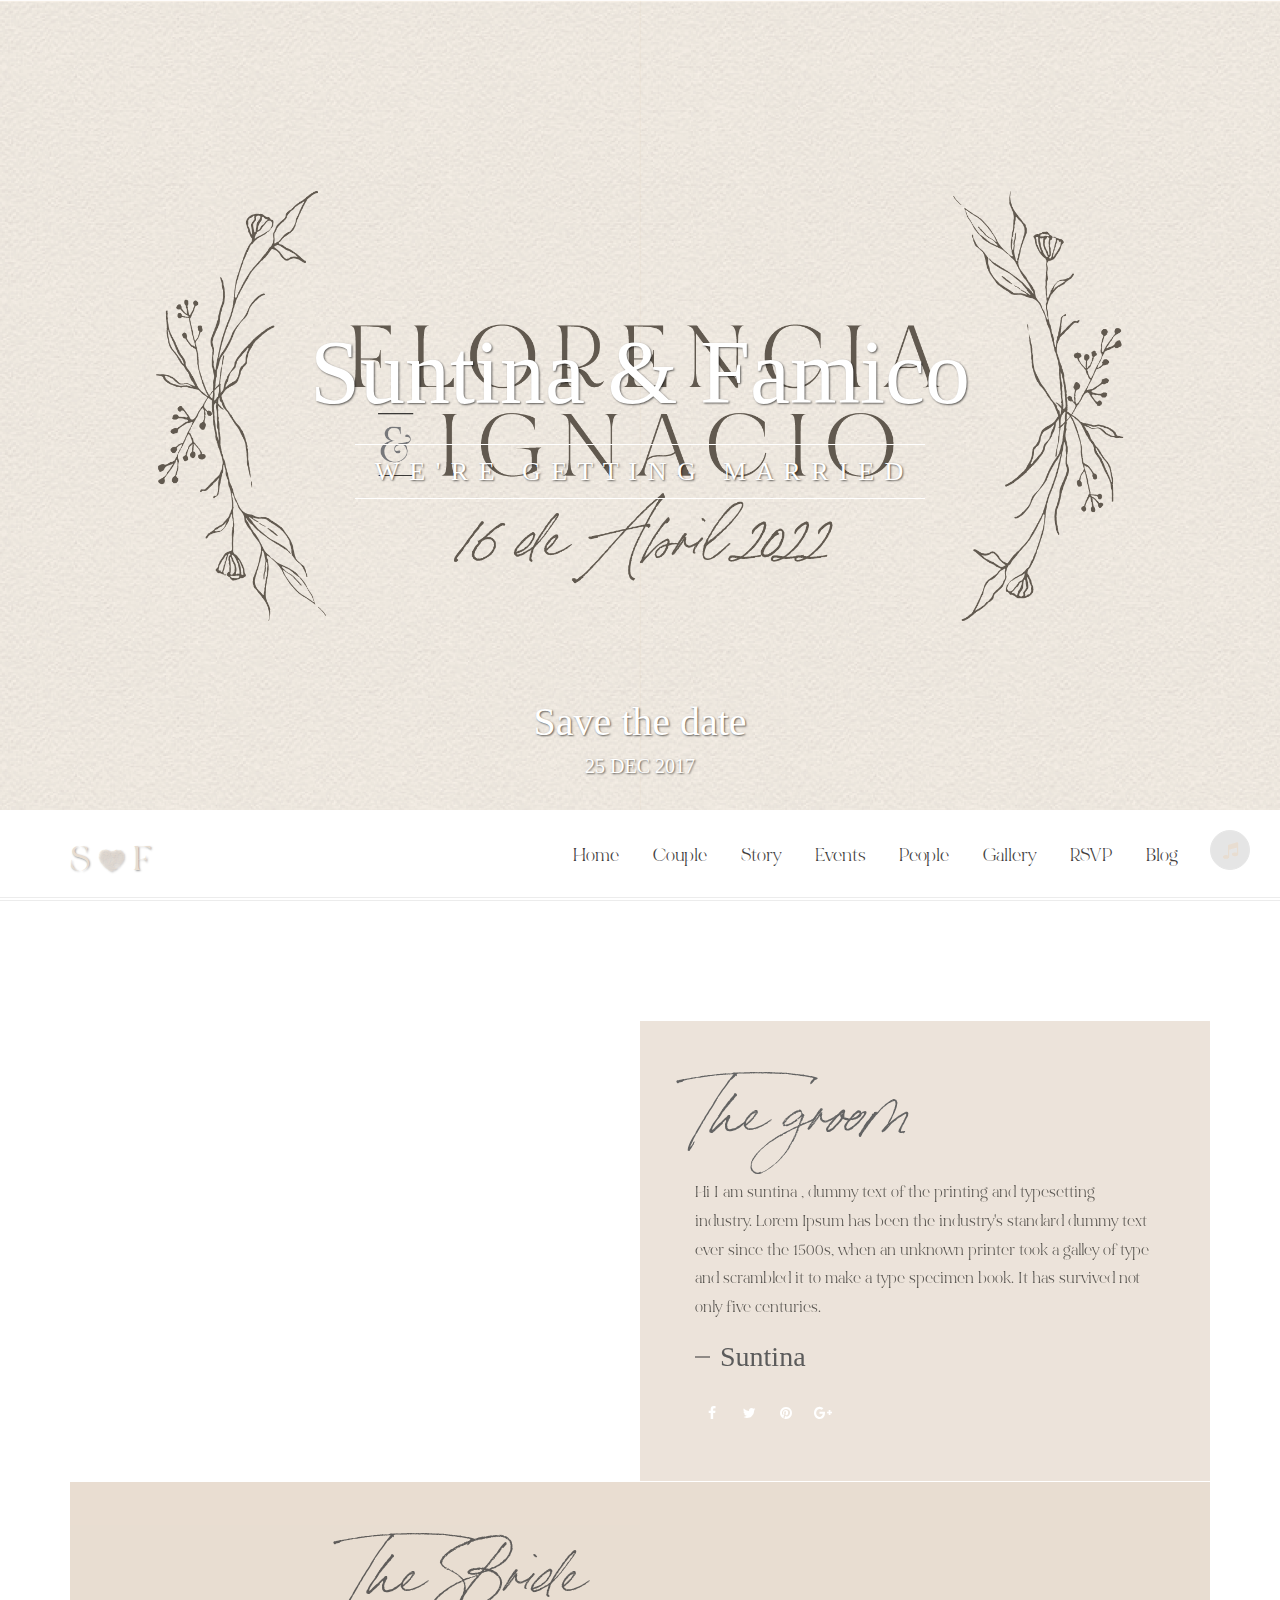
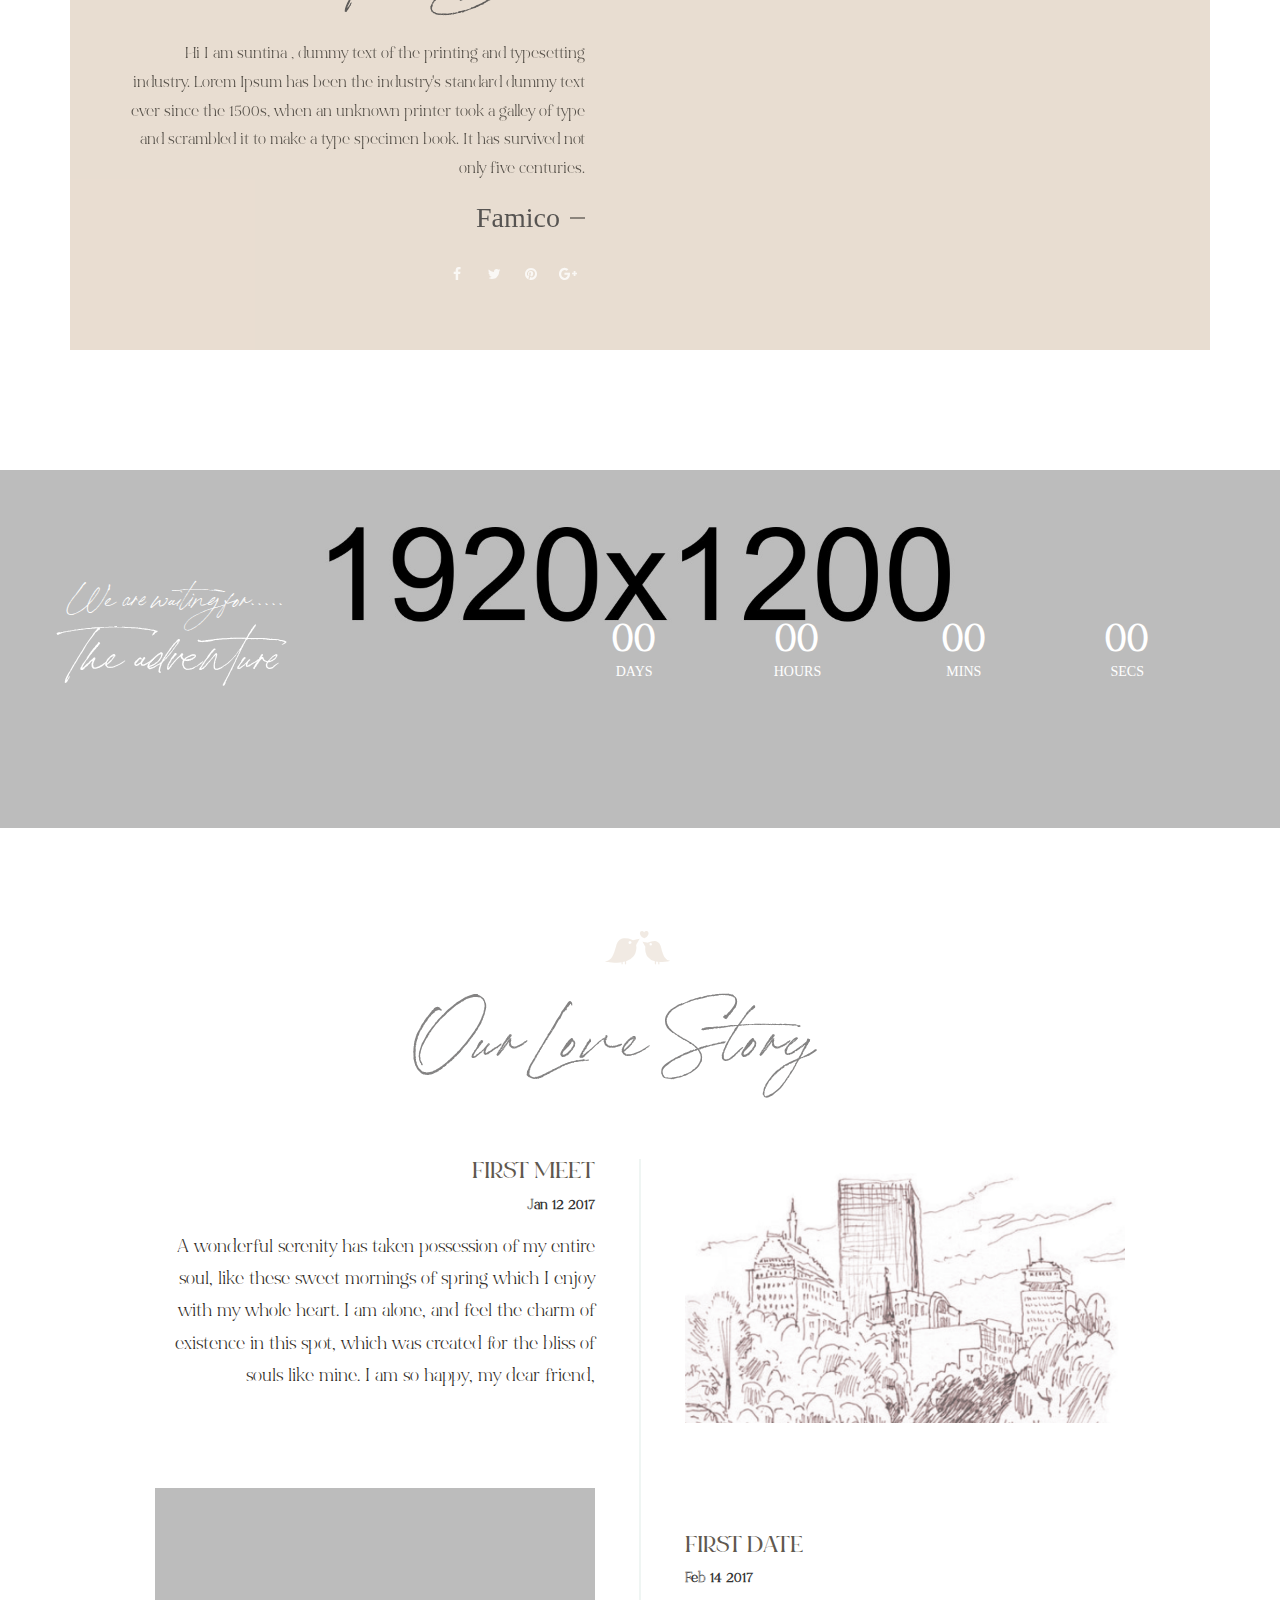
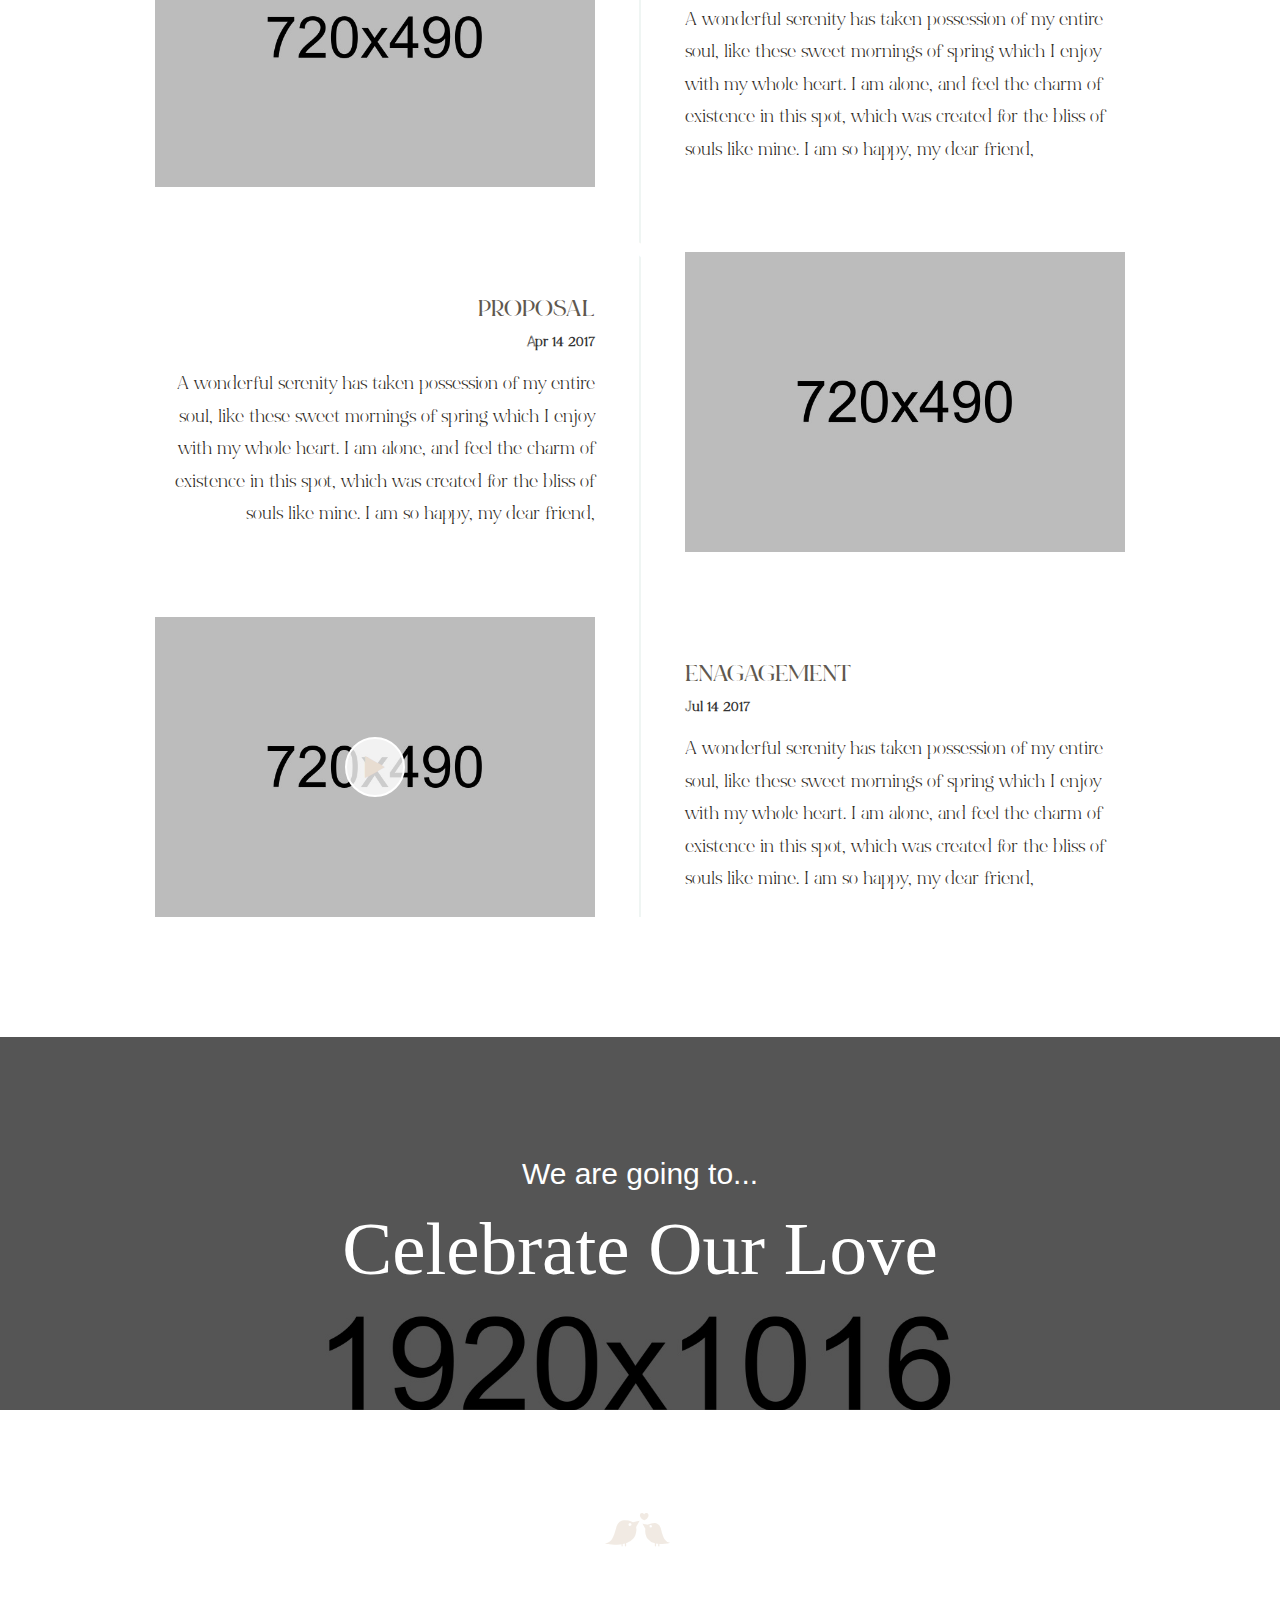
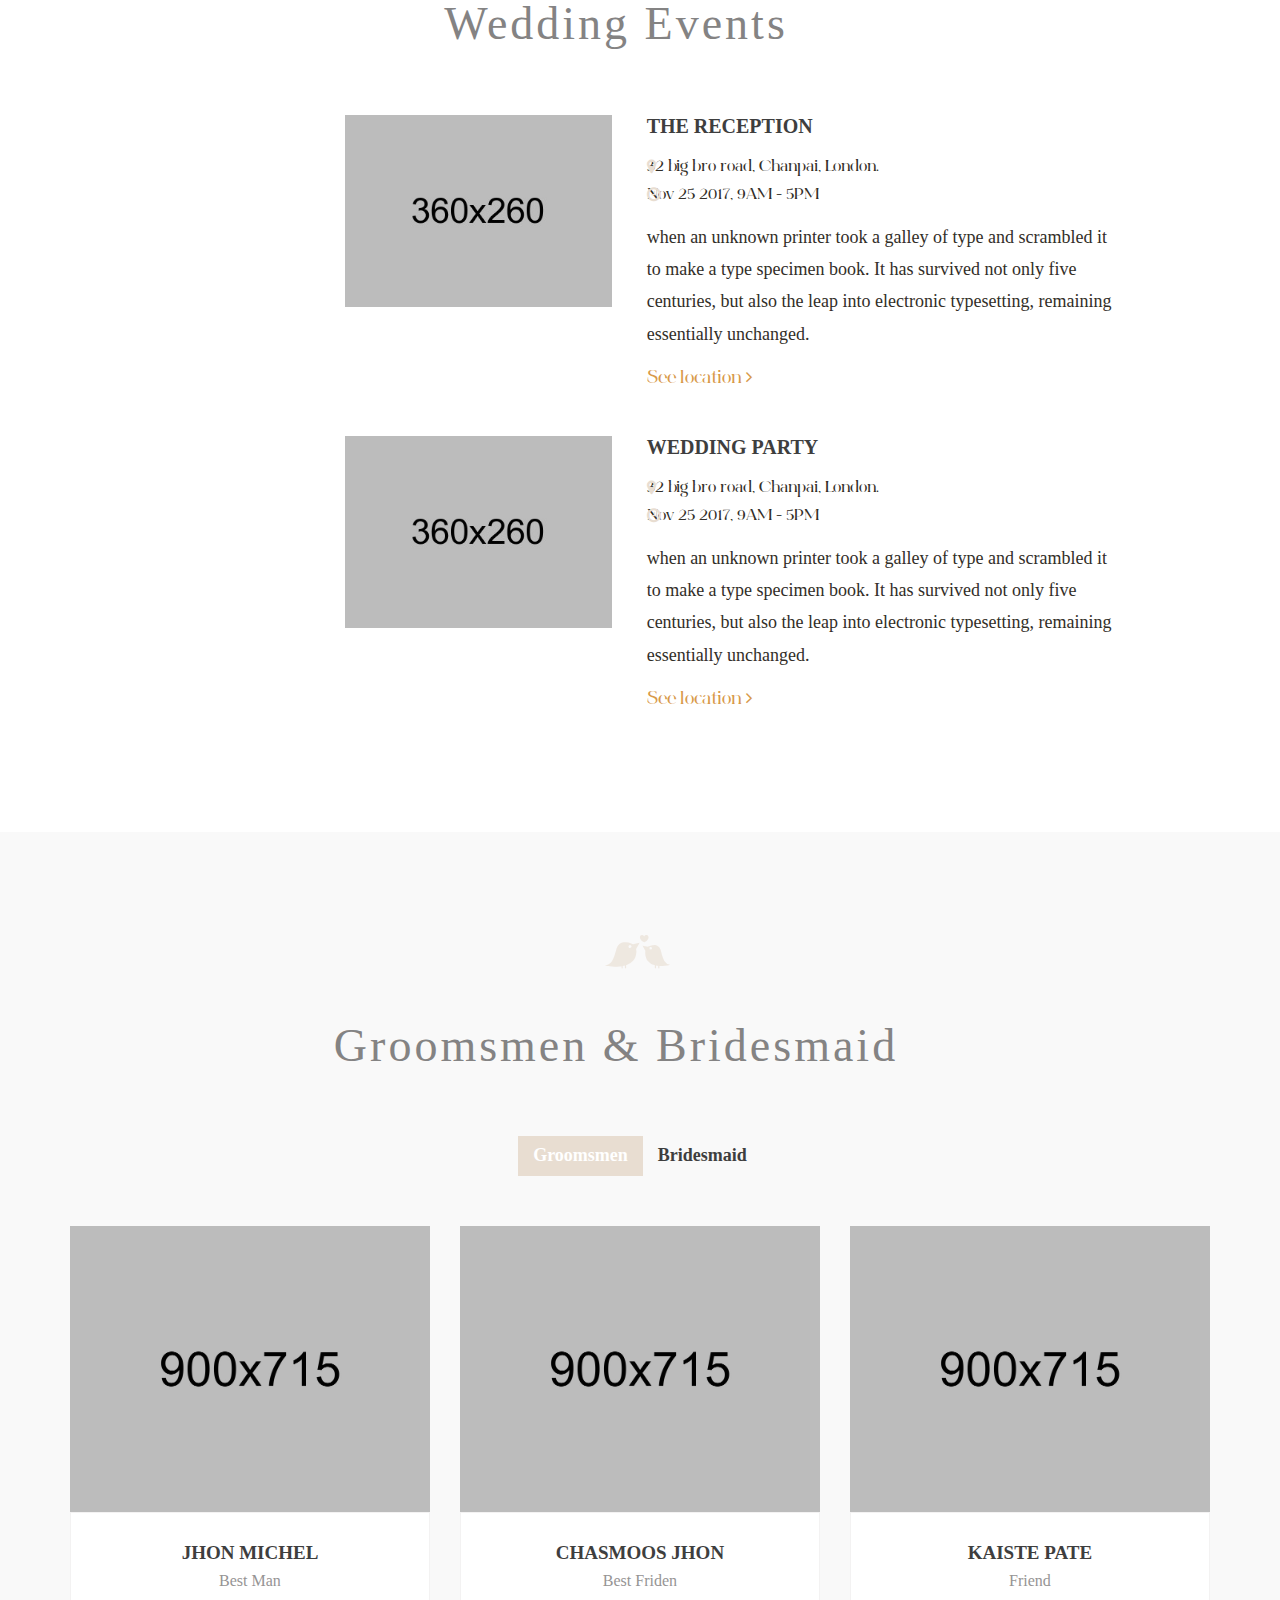
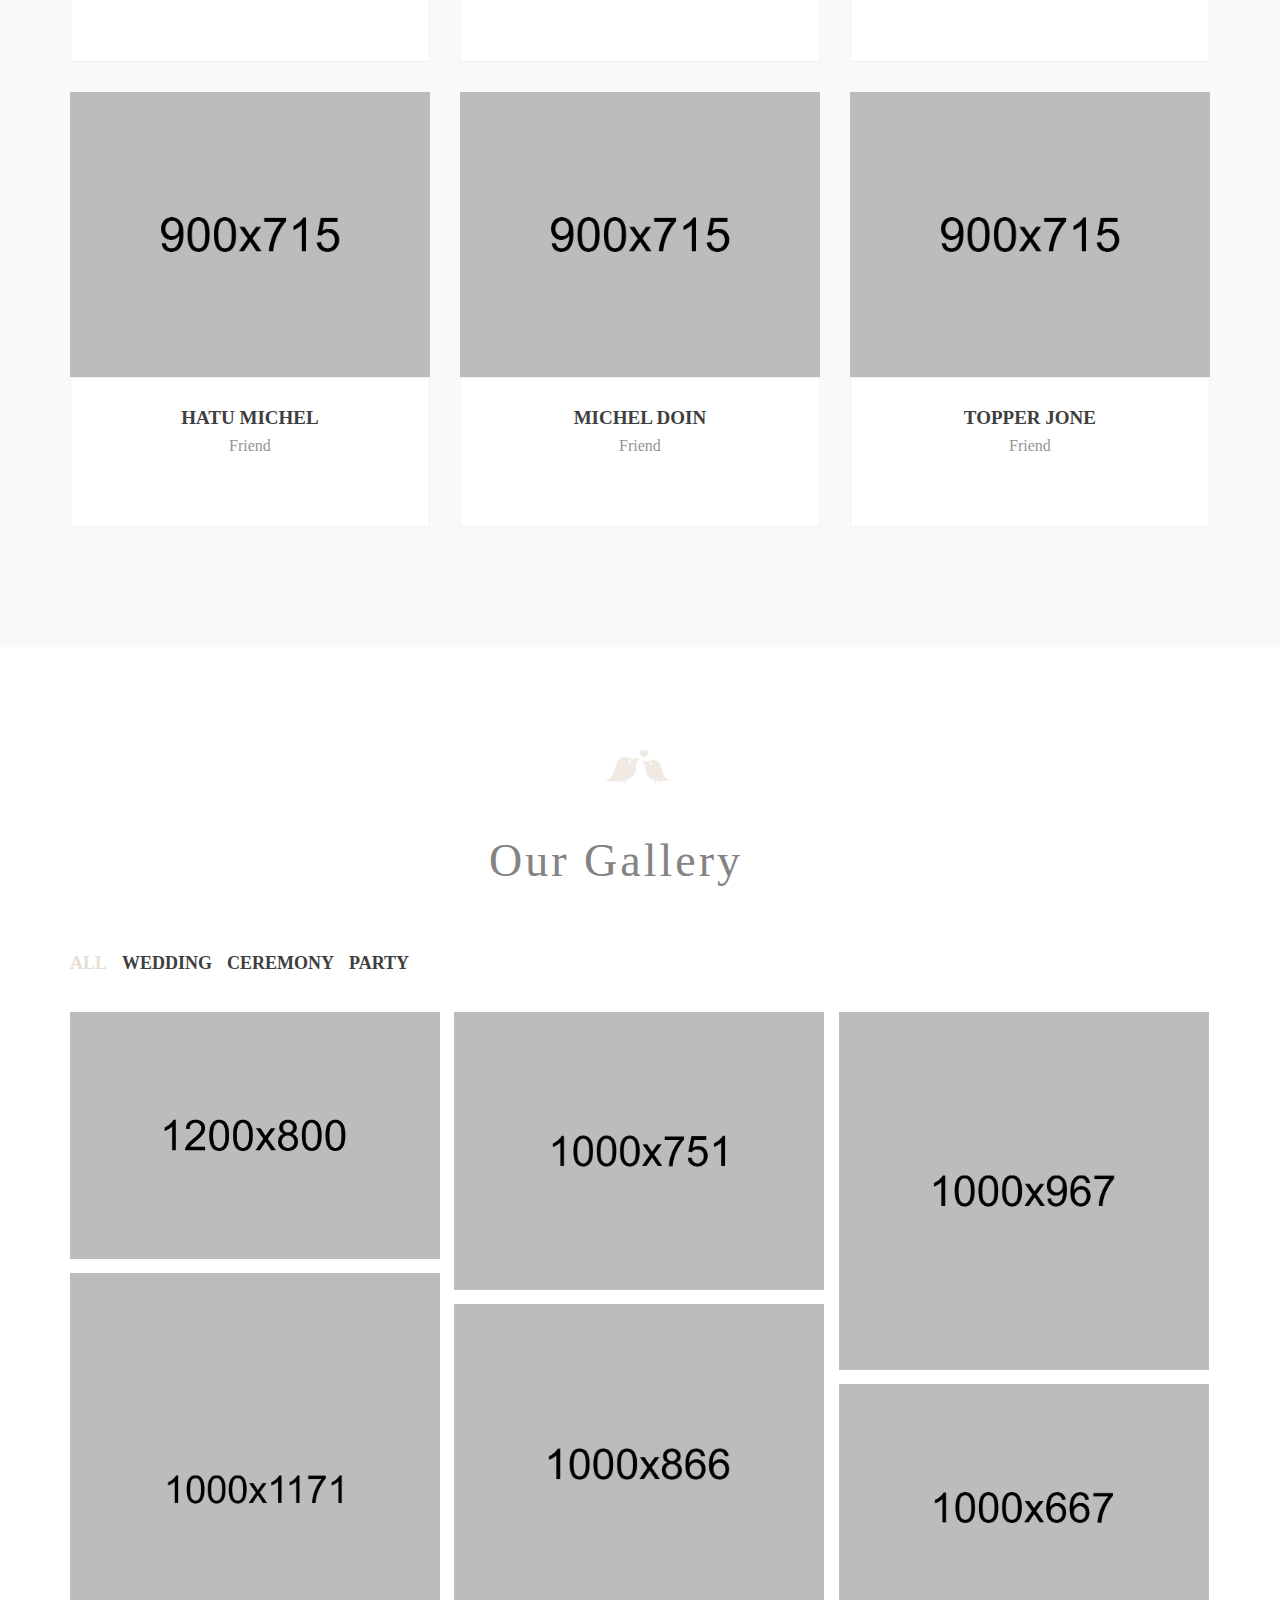
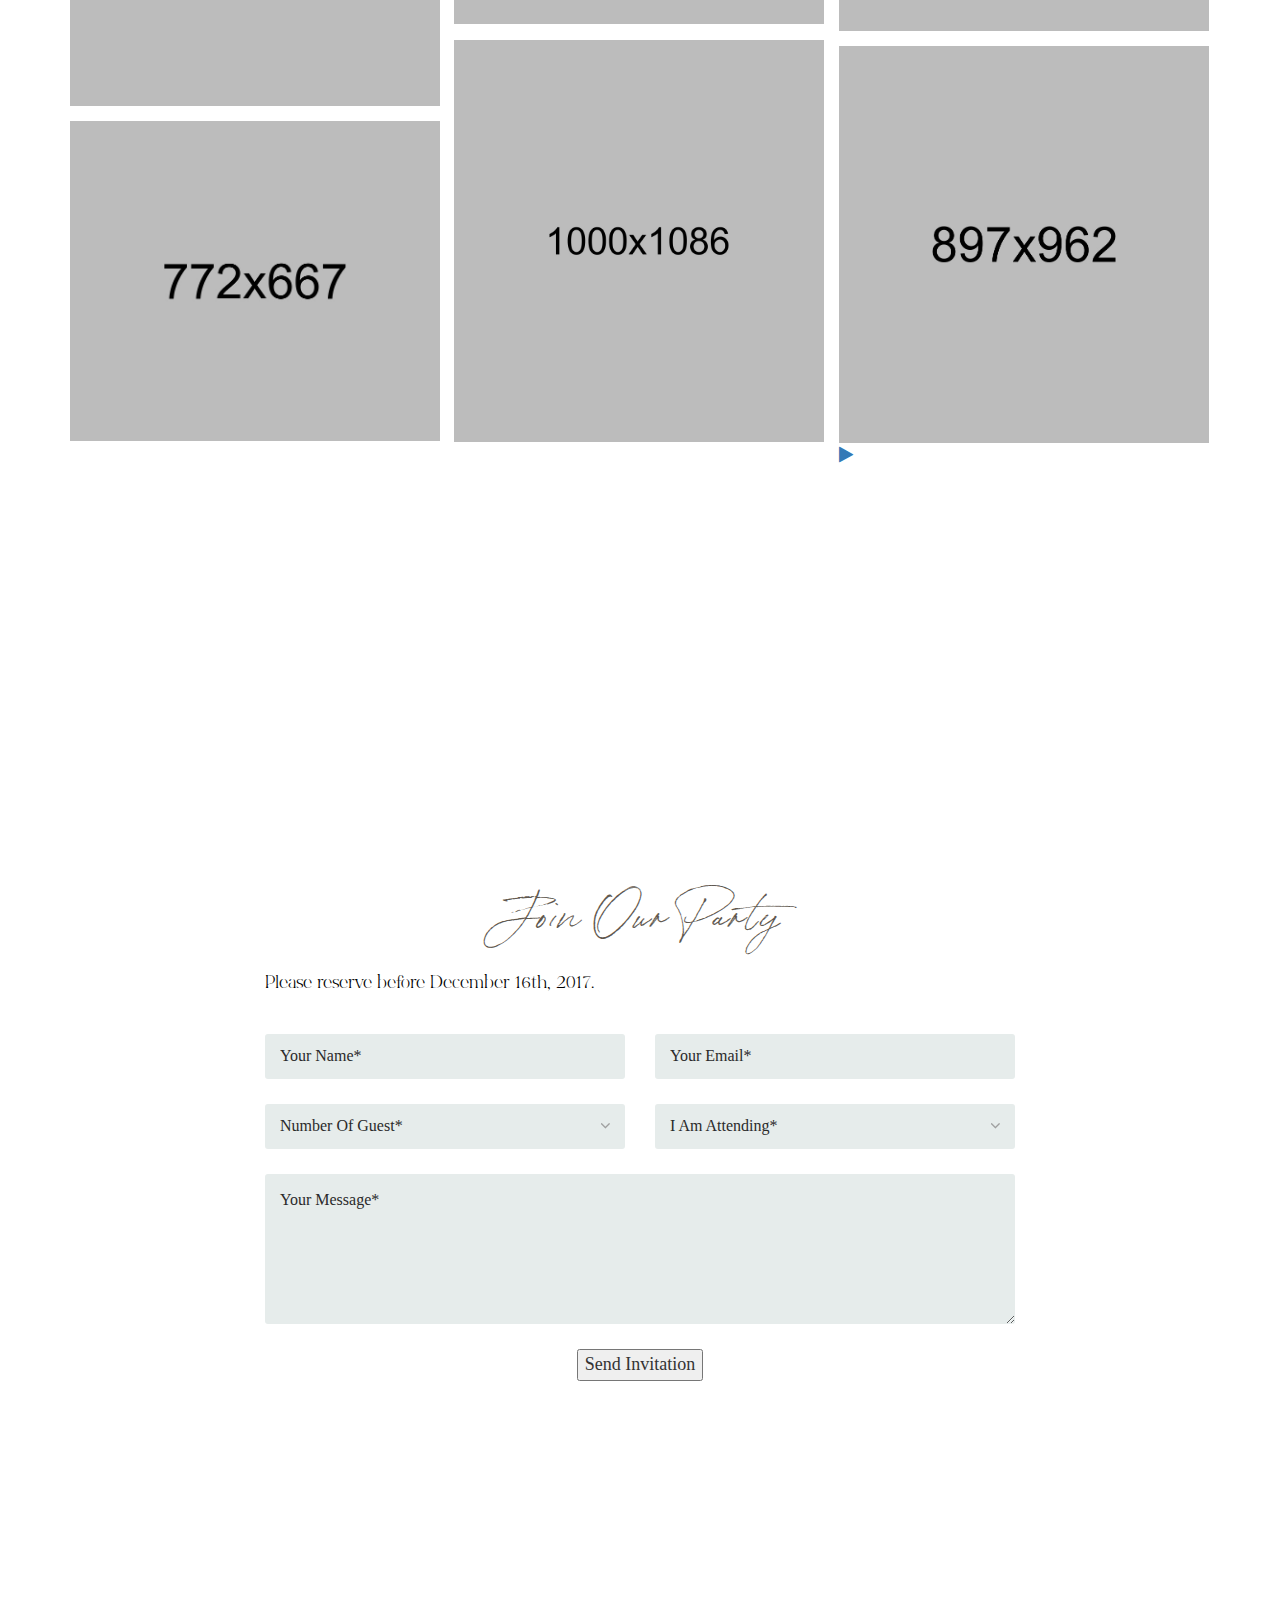
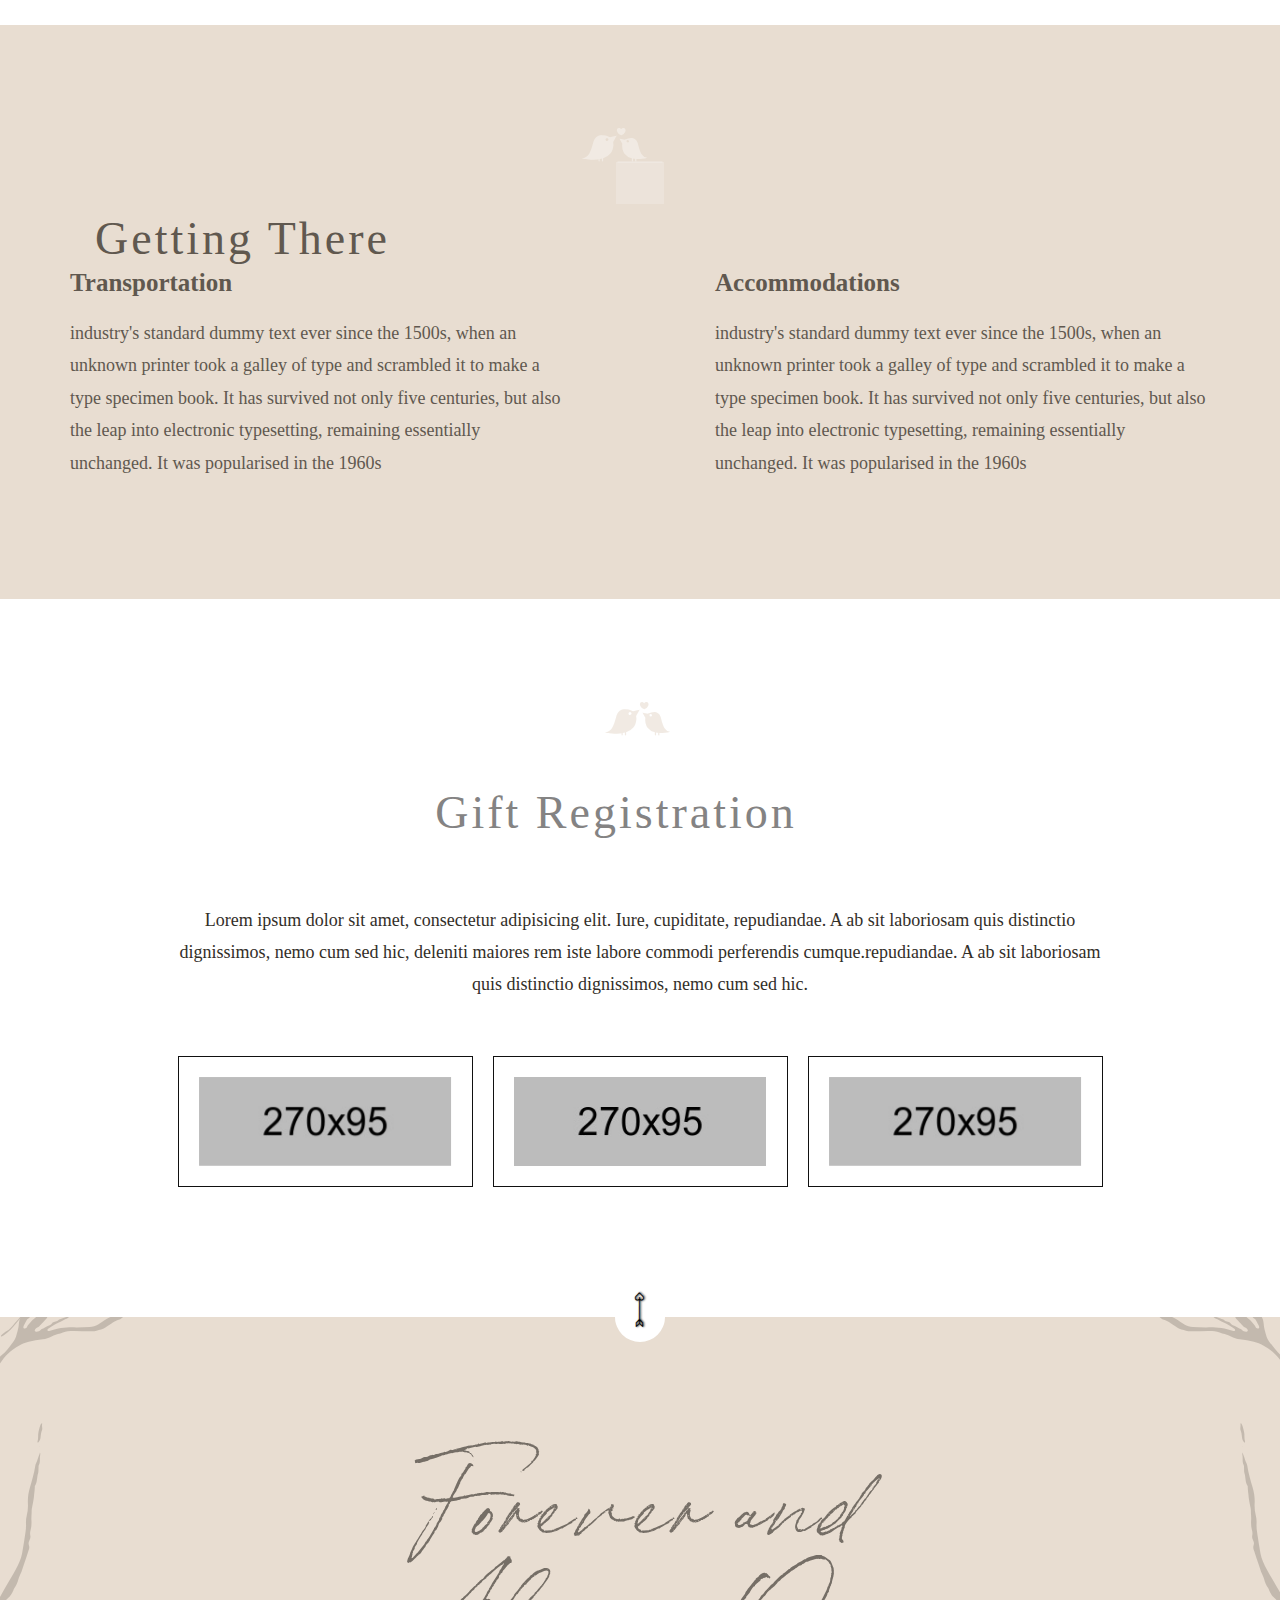
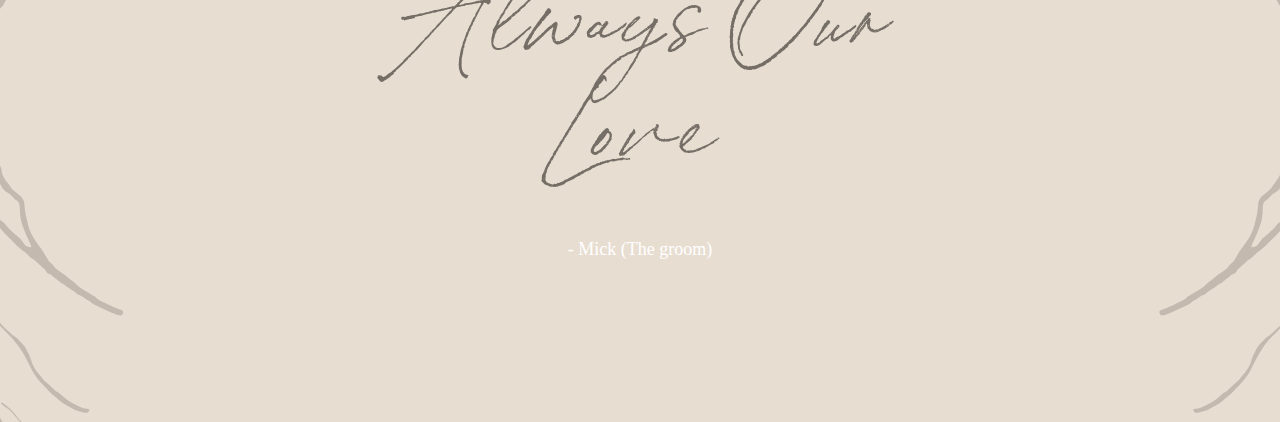
<file: index-4.html>
<!DOCTYPE html>
<html lang="en">
<head>
    <!-- Meta Tags -->
    <meta charset="utf-8">
    <meta http-equiv="X-UA-Compatible" content="IE=edge">
    <meta name="viewport" content="width=device-width, initial-scale=1">

    <!-- Page Title -->
    <title> Lovly Wedding - Responsive Wedding Template </title>

    <!-- Favicon and Touch Icons -->
    <link href="images/favicon/favicon.png" rel="shortcut icon" type="image/png">
    <link href="images/favicon/apple-touch-icon.png" rel="apple-touch-icon">
    <link href="images/favicon/apple-touch-icon-72x72.png" rel="apple-touch-icon" sizes="72x72">
    <link href="images/favicon/apple-touch-icon-114x114.png" rel="apple-touch-icon" sizes="114x114">
    <link href="images/favicon/apple-touch-icon-144x144.png" rel="apple-touch-icon" sizes="144x144">

    <!-- Icon fonts -->
    <link href="css/font-awesome.min.css" rel="stylesheet">
    <link href="css/flaticon.css" rel="stylesheet">

    <!-- Bootstrap core CSS -->
    <link href="css/bootstrap.min.css" rel="stylesheet">

    <!-- Plugins for this template -->
    <link href="css/animate.css" rel="stylesheet">
    <link href="css/owl.carousel.css" rel="stylesheet">
    <link href="css/owl.theme.css" rel="stylesheet">
    <link href="css/slick.css" rel="stylesheet">
    <link href="css/slick-theme.css" rel="stylesheet">
    <link href="css/owl.transitions.css" rel="stylesheet">
    <link href="css/jquery.fancybox.css" rel="stylesheet">
    <link href="css/magnific-popup.css" rel="stylesheet">

    <!-- Custom styles for this template -->
    <link href="css/style.css" rel="stylesheet">

    <!-- HTML5 shim and Respond.js for IE8 support of HTML5 elements and media queries -->
    <!--[if lt IE 9]>
    <script src="https://oss.maxcdn.com/html5shiv/3.7.3/html5shiv.min.js"></script>
    <script src="https://oss.maxcdn.com/respond/1.4.2/respond.min.js"></script>
    <![endif]-->

</head>

<body id="home">

    <!-- start page-wrapper -->
    <div class="page-wrapper">

        <!-- start preloader -->
        <div class="preloader">
            <div class="inner">
                <span class="icon"><i class="fi flaticon-two"></i></span>
            </div>
        </div>
        <!-- end preloader -->


        <!-- strat music-box -->
        <div class="music-box">
            <button class="music-box-toggle-btn">
                <i class="fa fa-music"></i>
            </button>

            <div class="music-holder">
                <iframe src="https://w.soundcloud.com/player/?url=https%3A//api.soundcloud.com/tracks/102137206&amp;auto_play=true&amp;hide_related=false&amp;show_comments=true&amp;show_user=true&amp;show_reposts=false&amp;visual=true"></iframe>
            </div>
        </div>
        <!-- end music box -->


        <!-- start of hero -->
        <section class="hero">
            <div class="static-hero"></div>
            <div class="wedding-announcement">
                <div class="couple-name-merried-text">
                    <h2 class="wow slideInUp" data-wow-duration="1s">Suntina &amp; Famico</h2>
                    <div class="married-text wow fadeIn" data-wow-delay="1s">
                        <h4 class="">
                        <span class=" wow fadeInUp" data-wow-delay="1.05s">W</span>
                        <span class=" wow fadeInUp" data-wow-delay="1.10s">e</span>
                        <span class=" wow fadeInUp" data-wow-delay="1.15s">'</span>
                        <span class=" wow fadeInUp" data-wow-delay="1.20s">r</span>
                        <span class=" wow fadeInUp" data-wow-delay="1.25s">e</span>
                        <span>&nbsp;</span>
                        <span class=" wow fadeInUp" data-wow-delay="1.30s">g</span>
                        <span class=" wow fadeInUp" data-wow-delay="1.35s">e</span>
                        <span class=" wow fadeInUp" data-wow-delay="1.40s">t</span>
                        <span class=" wow fadeInUp" data-wow-delay="1.45s">t</span>
                        <span class=" wow fadeInUp" data-wow-delay="1.50s">i</span>
                        <span class=" wow fadeInUp" data-wow-delay="1.55s">n</span>
                        <span class=" wow fadeInUp" data-wow-delay="1.60s">g</span>
                        <span>&nbsp;</span>
                        <span class=" wow fadeInUp" data-wow-delay="1.65s">m</span>
                        <span class=" wow fadeInUp" data-wow-delay="1.70s">a</span>
                        <span class=" wow fadeInUp" data-wow-delay="1.75s">r</span>
                        <span class=" wow fadeInUp" data-wow-delay="1.80s">r</span>
                        <span class=" wow fadeInUp" data-wow-delay="1.85s">i</span>
                        <span class=" wow fadeInUp" data-wow-delay="1.90s">e</span>
                        <span class=" wow fadeInUp" data-wow-delay="1.95s">d</span>

                        </h4>
                    </div>
                    <!-- <i class="fa fa-heart"></i> -->
                </div>

                <div class="save-the-date">
                    <h4>Save the date</h4>
                    <span class="date">25 DEC 2017</span>
                </div>
            </div>
        </section>
        <!-- end of hero slider -->


        <!-- Start header -->
        <header id="header" class="site-header header-style-1">
            <nav class="navigation navbar navbar-default">
                <div class="container">
                    <div class="navbar-header">
                        <button type="button" class="open-btn">
                            <span class="sr-only">Toggle navigation</span>
                            <span class="icon-bar"></span>
                            <span class="icon-bar"></span>
                            <span class="icon-bar"></span>
                        </button>
                        <div class="couple-logo">
                            <h1><a href="#home">S <i class="fi flaticon-shape-1"></i> F</a></h1>
                        </div>
                    </div>
                    <div id="navbar" class="navbar-collapse collapse navbar-right navigation-holder">
                        <button class="close-navbar"><i class="fa fa-close"></i></button>
                        <ul class="nav navbar-nav">
                            <li><a href="#home">Home</a></li>
                            <li><a href="#couple">Couple</a></li>
                            <li><a href="#story">Story</a></li>
                            <li><a href="#events">Events</a></li>
                            <li><a href="#people">People</a></li>
                            <li><a href="#gallery">Gallery</a></li>
                            <li><a href="#rsvp">RSVP</a></li>
                            <li class="menu-item-has-children">
                                <a href="javascript:void(0);">Blog</a>
                                <ul class="sub-menu">
                                    <li><a href="blog.html">Blog</a></li>
                                    <li><a href="blog-details.html">Blog Details</a></li>
                                    <li class="menu-item-has-children">
                                        <a href="#Level3">Thidr level</a>
                                        <ul class="sub-menu">
                                            <li><a href="#">Level3</a></li>
                                            <li><a href="#">Level3</a></li>
                                            <li><a href="#">Level3</a></li>
                                        </ul>
                                    </li>
                                </ul>
                            </li>
                        </ul>
                    </div><!-- end of nav-collapse -->
                </div><!-- end of container -->
            </nav>
        </header>
        <!-- end of header -->


        <!-- start wedding-couple-section -->
        <section class="wedding-couple-section section-padding" id="couple">
            <div class="container">
                <div class="row">
                    <div class="col col-xs-12">
                        <div class="gb groom">
                            <div class="img-holder wow fadeInLeftSlow">
                                <img src="images/couple/img-1.jpg" alt>
                            </div>
                            <div class="details">
                                <div class="details-inner">
                                    <h3>The groom</h3>
                                    <p>Hi I am suntina , dummy text of the printing and typesetting industry. Lorem Ipsum has been the industry's standard dummy text ever since the 1500s, when an unknown printer took a galley of type and scrambled it to make a type specimen book. It has survived not only five centuries.</p>
                                    <span class="signature">Suntina</span>
                                    <ul class="social-links">
                                        <li><a href="#"><i class="fa fa-facebook"></i></a></li>
                                        <li><a href="#"><i class="fa fa-twitter"></i></a></li>
                                        <li><a href="#"><i class="fa fa-pinterest"></i></a></li>
                                        <li><a href="#"><i class="fa fa-google-plus"></i></a></li>
                                    </ul>
                                </div>
                            </div>
                        </div>
                        <div class="gb bride">
                            <div class="details">
                                <div class="details-inner">
                                    <h3>The Bride</h3>
                                    <p>Hi I am suntina , dummy text of the printing and typesetting industry. Lorem Ipsum has been the industry's standard dummy text ever since the 1500s, when an unknown printer took a galley of type and scrambled it to make a type specimen book. It has survived not only five centuries.</p>
                                    <span class="signature">Famico</span>
                                    <ul class="social-links">
                                        <li><a href="#"><i class="fa fa-facebook"></i></a></li>
                                        <li><a href="#"><i class="fa fa-twitter"></i></a></li>
                                        <li><a href="#"><i class="fa fa-pinterest"></i></a></li>
                                        <li><a href="#"><i class="fa fa-google-plus"></i></a></li>
                                    </ul>
                                </div>
                            </div>
                            <div class="img-holder wow fadeInRightSlow">
                                <img src="images/couple/img-2.jpg" alt>
                            </div>
                        </div>
                    </div>
                </div> <!-- end row -->
            </div> <!-- end container -->
        </section>
        <!-- end wedding-couple-section -->


        <!-- start count-down-section -->
        <section class="count-down-section section-padding parallax" data-bg-image="images/countdown-bg.jpg" data-speed="7">
            <div class="container">
                <div class="row">
                    <div class="col col-md-4">
                        <h2><span>We are waiting for.....</span> The adventure</h2>
                    </div>
                    <div class="col col-md-7 col-md-offset-1">
                        <div class="count-down-clock">
                            <div id="clock">

                            </div>
                        </div>
                    </div>
                </div> <!-- end row -->
            </div> <!-- end container -->
        </section>
        <!-- end count-down-section -->


        <!-- start story-section -->
        <section class="story-section section-padding" id="story">
            <div class="container">
                <div class="row">
                    <div class="col col-xs-12">
                        <div class="section-title">
                            <div class="vertical-line"><span><i class="fi flaticon-two"></i></span></div>
                            <h2>Our love story</h2>
                        </div>
                    </div>
                </div> <!-- end section-title -->

                <div class="row">
                    <div class="col col-xs-12">
                        <div class="story-timeline">
                            <div class="row">
                                <div class="col col-md-6">
                                    <div class="story-text right-align-text">
                                        <h3>First meet</h3>
                                        <span class="date">Jan 12 2017</span>
                                        <p>A wonderful serenity has taken possession of my entire soul, like these sweet mornings of spring which I enjoy with my whole heart. I am alone, and feel the charm of existence in this spot, which was created for the bliss of souls like mine. I am so happy, my dear friend, </p>
                                    </div>
                                </div>
                                <div class="col col-md-6">
                                    <div class="img-holder">
                                        <img src="images/story/img-1.jpg" alt class="img img-responsive">
                                    </div>
                                </div>
                            </div>
                            <div class="row">
                                <div class="col col-md-6">
                                    <div class="img-holder right-align-text story-slider">
                                        <img src="images/story/img-2.jpg" alt class="img img-responsive">
                                        <img src="images/story/img-3.jpg" alt class="img img-responsive">
                                    </div>
                                </div>
                                <div class="col col-md-6 text-holder">
                                    <span class="heart">
                                        <i class="fa fa-heart"></i>
                                    </span>
                                    <div class="story-text">
                                        <h3>First date</h3>
                                        <span class="date">Feb 14 2017</span>
                                        <p>A wonderful serenity has taken possession of my entire soul, like these sweet mornings of spring which I enjoy with my whole heart. I am alone, and feel the charm of existence in this spot, which was created for the bliss of souls like mine. I am so happy, my dear friend, </p>
                                    </div>
                                </div>
                            </div>
                            <div class="row">
                                <div class="col col-md-6 text-holder right-heart">
                                    <span class="heart">
                                        <i class="fa fa-heart"></i>
                                    </span>
                                    <div class="story-text right-align-text">
                                        <h3>Proposal</h3>
                                        <span class="date">Apr 14 2017</span>
                                        <p>A wonderful serenity has taken possession of my entire soul, like these sweet mornings of spring which I enjoy with my whole heart. I am alone, and feel the charm of existence in this spot, which was created for the bliss of souls like mine. I am so happy, my dear friend, </p>
                                    </div>
                                </div>
                                <div class="col col-md-6">
                                    <div class="img-holder right-align-text story-slider">
                                        <img src="images/story/img-7.jpg" alt class="img img-responsive">
                                        <img src="images/story/img-5.jpg" alt class="img img-responsive">
                                    </div>
                                </div>
                            </div>
                            <div class="row">
                                <div class="col col-md-6">
                                    <div class="img-holder video-holder">
                                        <img src="images/story/img-8.jpg" alt class="img img-responsive">
                                        <a href="https://www.youtube.com/embed/XSGBVzeBUbk?autoplay=1" data-type="iframe" class="video-play-btn">
                                            <i class="fa fa-play"></i>
                                        </a>
                                    </div>
                                </div>
                                <div class="col col-md-6 text-holder">
                                    <span class="heart">
                                        <i class="fa fa-heart"></i>
                                    </span>
                                    <div class="story-text">
                                        <h3>Enagagement</h3>
                                        <span class="date">Jul 14 2017</span>
                                        <p>A wonderful serenity has taken possession of my entire soul, like these sweet mornings of spring which I enjoy with my whole heart. I am alone, and feel the charm of existence in this spot, which was created for the bliss of souls like mine. I am so happy, my dear friend, </p>
                                    </div>
                                </div>
                            </div>
                        </div>
                    </div>
                </div> <!-- end row -->
            </div> <!-- end container -->
        </section>
        <!-- end story-section -->


        <!-- start cta -->
        <section class="cta section-padding parallax" data-bg-image="images/cta-bg.jpg" data-speed="7">
            <div class="container">
                <div class="row">
                    <div class="col col-xs-12">
                        <h2><span>We are going to...</span> Celebrate Our Love</h2>
                    </div>
                </div> <!-- end row -->
            </div> <!-- end container -->
        </section>
        <!-- end cta -->


        <!-- start events-section -->
        <section class="events-section section-padding" id="events">
            <div class="container">
                <div class="row">
                    <div class="col col-xs-12">
                        <div class="section-title">
                            <div class="vertical-line"><span><i class="fi flaticon-two"></i></span></div>
                            <h2>Wedding events</h2>
                        </div>
                    </div>
                </div> <!-- end section-title -->

                <div class="row">
                    <div class="col col-lg-10 col-lg-offset-1">
                        <div class="event">
                            <div class="img-holder">
                                <img src="images/events/img-1.jpg" alt class="img img-responsive">
                            </div>
                            <div class="details">
                                <h3>The reception</h3>
                                <ul>
                                    <li><i class="fa fa-map-marker"></i> 32 big bro road, Chanpai, London.</li>
                                    <li><i class="fa fa-clock-o"></i> Nov 25 2017, 9AM - 5PM</li>
                                </ul>
                                <p>when an unknown printer took a galley of type and scrambled it to make a type specimen book. It has survived not only five centuries, but also the leap into electronic typesetting, remaining essentially unchanged. </p>
                                <a class="see-location-btn popup-gmaps" href="https://www.google.com/maps/embed?pb=!1m18!1m12!1m3!1d25211.21212385712!2d144.95275648773628!3d-37.82748510398018!2m3!1f0!2f0!3f0!3m2!1i1024!2i768!4f13.1!3m3!1m2!1s0x6ad642af0f11fd81%3A0x5045675218ce7e0!2zTWVsYm91cm5lIFZJQyAzMDA0LCDgpoXgprjgp43gpp_gp43gprDgp4fgprLgpr_gpq_gprzgpr4!5e0!3m2!1sbn!2sbd!4v1503742051881">
                                    See location <i class="fa fa-angle-right"></i>
                                </a>
                            </div>
                        </div>
                        <div class="event">
                            <div class="img-holder">
                                <img src="images/events/img-2.jpg" alt class="img img-responsive">
                            </div>
                            <div class="details">
                                <h3>Wedding party</h3>
                                <ul>
                                    <li><i class="fa fa-map-marker"></i> 32 big bro road, Chanpai, London.</li>
                                    <li><i class="fa fa-clock-o"></i> Nov 25 2017, 9AM - 5PM</li>
                                </ul>
                                <p>when an unknown printer took a galley of type and scrambled it to make a type specimen book. It has survived not only five centuries, but also the leap into electronic typesetting, remaining essentially unchanged. </p>
                                <a class="see-location-btn popup-gmaps" href="https://www.google.com/maps/embed?pb=!1m18!1m12!1m3!1d3152.0160484383277!2d144.99053291585201!3d-37.81309307975254!2m3!1f0!2f0!3f0!3m2!1i1024!2i768!4f13.1!3m3!1m2!1s0x6ad642ef89a7e023%3A0xb1353055e38c1ab8!2sNew+York+Tomato+Cafe!5e0!3m2!1sbn!2sbd!4v1503743893919">
                                    See location <i class="fa fa-angle-right"></i>
                                </a>
                            </div>
                        </div>
                    </div>
                </div> <!-- end row -->
            </div> <!-- end container -->
        </section>
        <!-- end events-section -->


        <!-- start inportant-people-section -->
        <section class="inportant-people-section section-padding" id="people">
            <div class="container">
                <div class="row">
                    <div class="col col-xs-12">
                        <div class="section-title">
                            <div class="vertical-line"><span><i class="fi flaticon-two"></i></span></div>
                            <h2>Groomsmen &amp; Bridesmaid</h2>
                        </div>
                    </div>
                </div> <!-- end section-title -->

                <div class="row">
                    <div class="col col-xs-12">
                        <div class="inportant-people-content">
                            <div class="tablist">
                                <ul class="nav">
                                    <li class="active">
                                        <a href="#groomsmen" data-toggle="tab">Groomsmen</a>
                                    </li>
                                    <li>
                                        <a href="#bridesmaid" data-toggle="tab">Bridesmaid</a>
                                    </li>
                                </ul>
                            </div>

                            <div class="tab-content">
                                <div class="tab-pane fade in active grid-wrapper" id="groomsmen">
                                    <div class="grid">
                                        <div class="img-holder">
                                            <a href="images/groomsmen/img-1.jpg" class="popup-image">
                                                <img src="images/groomsmen/img-1.jpg" alt class="img img-responsive">
                                            </a>
                                        </div>
                                        <div class="details">
                                            <h3>Jhon Michel</h3>
                                            <span>Best man</span>
                                            <ul class="social-links">
                                                <li><a href="#"><i class="fa fa-facebook"></i></a></li>
                                                <li><a href="#"><i class="fa fa-twitter"></i></a></li>
                                                <li><a href="#"><i class="fa fa-pinterest"></i></a></li>
                                                <li><a href="#"><i class="fa fa-vimeo"></i></a></li>
                                            </ul>
                                        </div>
                                    </div>
                                    <div class="grid">
                                        <div class="img-holder">
                                            <a href="images/groomsmen/img-2.jpg" class="popup-image">
                                                <img src="images/groomsmen/img-2.jpg" alt class="img img-responsive">
                                            </a>
                                        </div>
                                        <div class="details">
                                            <h3>Chasmoos jhon</h3>
                                            <span>Best friden</span>
                                            <ul class="social-links">
                                                <li><a href="#"><i class="fa fa-facebook"></i></a></li>
                                                <li><a href="#"><i class="fa fa-twitter"></i></a></li>
                                                <li><a href="#"><i class="fa fa-pinterest"></i></a></li>
                                                <li><a href="#"><i class="fa fa-vimeo"></i></a></li>
                                            </ul>
                                        </div>
                                    </div>
                                    <div class="grid">
                                        <div class="img-holder">
                                            <a href="images/groomsmen/img-3.jpg" class="popup-image">
                                                <img src="images/groomsmen/img-3.jpg" alt class="img img-responsive">
                                            </a>
                                        </div>
                                        <div class="details">
                                            <h3>Kaiste pate</h3>
                                            <span>Friend</span>
                                            <ul class="social-links">
                                                <li><a href="#"><i class="fa fa-facebook"></i></a></li>
                                                <li><a href="#"><i class="fa fa-twitter"></i></a></li>
                                                <li><a href="#"><i class="fa fa-pinterest"></i></a></li>
                                                <li><a href="#"><i class="fa fa-vimeo"></i></a></li>
                                            </ul>
                                        </div>
                                    </div>
                                    <div class="grid">
                                        <div class="img-holder">
                                            <a href="images/groomsmen/img-4.jpg" class="popup-image">
                                                <img src="images/groomsmen/img-4.jpg" alt class="img img-responsive">
                                            </a>
                                        </div>
                                        <div class="details">
                                            <h3>Hatu Michel</h3>
                                            <span>Friend</span>
                                            <ul class="social-links">
                                                <li><a href="#"><i class="fa fa-facebook"></i></a></li>
                                                <li><a href="#"><i class="fa fa-twitter"></i></a></li>
                                                <li><a href="#"><i class="fa fa-pinterest"></i></a></li>
                                                <li><a href="#"><i class="fa fa-vimeo"></i></a></li>
                                            </ul>
                                        </div>
                                    </div>
                                    <div class="grid">
                                        <div class="img-holder">
                                            <a href="images/groomsmen/img-5.jpg" class="popup-image">
                                                <img src="images/groomsmen/img-5.jpg" alt class="img img-responsive">
                                            </a>
                                        </div>
                                        <div class="details">
                                            <h3>Michel doin</h3>
                                            <span>Friend</span>
                                            <ul class="social-links">
                                                <li><a href="#"><i class="fa fa-facebook"></i></a></li>
                                                <li><a href="#"><i class="fa fa-twitter"></i></a></li>
                                                <li><a href="#"><i class="fa fa-pinterest"></i></a></li>
                                                <li><a href="#"><i class="fa fa-vimeo"></i></a></li>
                                            </ul>
                                        </div>
                                    </div>
                                    <div class="grid">
                                        <div class="img-holder">
                                            <a href="images/groomsmen/img-6.jpg" class="popup-image">
                                                <img src="images/groomsmen/img-6.jpg" alt class="img img-responsive">
                                            </a>
                                        </div>
                                        <div class="details">
                                            <h3>Topper jone</h3>
                                            <span>Friend</span>
                                            <ul class="social-links">
                                                <li><a href="#"><i class="fa fa-facebook"></i></a></li>
                                                <li><a href="#"><i class="fa fa-twitter"></i></a></li>
                                                <li><a href="#"><i class="fa fa-pinterest"></i></a></li>
                                                <li><a href="#"><i class="fa fa-vimeo"></i></a></li>
                                            </ul>
                                        </div>
                                    </div>
                                </div>

                                <div class="tab-pane fade grid-wrapper" id="bridesmaid">
                                    <div class="grid">
                                        <div class="img-holder">
                                            <a href="images/bridesmaid/img-1.jpg" class="popup-image">
                                                <img src="images/bridesmaid/img-1.jpg" alt class="img img-responsive">
                                            </a>
                                        </div>
                                        <div class="details">
                                            <h3>Rachel Li</h3>
                                            <span>Made of honor</span>
                                            <ul class="social-links">
                                                <li><a href="#"><i class="fa fa-facebook"></i></a></li>
                                                <li><a href="#"><i class="fa fa-twitter"></i></a></li>
                                                <li><a href="#"><i class="fa fa-pinterest"></i></a></li>
                                                <li><a href="#"><i class="fa fa-vimeo"></i></a></li>
                                            </ul>
                                        </div>
                                    </div>
                                    <div class="grid">
                                        <div class="img-holder">
                                            <a href="images/bridesmaid/img-2.jpg" class="popup-image">
                                                <img src="images/bridesmaid/img-2.jpg" alt class="img img-responsive">
                                            </a>
                                        </div>
                                        <div class="details">
                                            <h3>Male Vign</h3>
                                            <span>Best friend</span>
                                            <ul class="social-links">
                                                <li><a href="#"><i class="fa fa-facebook"></i></a></li>
                                                <li><a href="#"><i class="fa fa-twitter"></i></a></li>
                                                <li><a href="#"><i class="fa fa-pinterest"></i></a></li>
                                                <li><a href="#"><i class="fa fa-vimeo"></i></a></li>
                                            </ul>
                                        </div>
                                    </div>
                                    <div class="grid">
                                        <div class="img-holder">
                                            <a href="images/bridesmaid/img-3.jpg" class="popup-image">
                                                <img src="images/bridesmaid/img-3.jpg" alt class="img img-responsive">
                                            </a>
                                        </div>
                                        <div class="details">
                                            <h3>Jonny Mich</h3>
                                            <span>Friend</span>
                                            <ul class="social-links">
                                                <li><a href="#"><i class="fa fa-facebook"></i></a></li>
                                                <li><a href="#"><i class="fa fa-twitter"></i></a></li>
                                                <li><a href="#"><i class="fa fa-pinterest"></i></a></li>
                                                <li><a href="#"><i class="fa fa-vimeo"></i></a></li>
                                            </ul>
                                        </div>
                                    </div>
                                    <div class="grid">
                                        <div class="img-holder">
                                            <a href="images/bridesmaid/img-4.jpg" class="popup-image">
                                                <img src="images/bridesmaid/img-4.jpg" alt class="img img-responsive">
                                            </a>
                                        </div>
                                        <div class="details">
                                            <h3>Brodd Wid</h3>
                                            <span>Friend</span>
                                            <ul class="social-links">
                                                <li><a href="#"><i class="fa fa-facebook"></i></a></li>
                                                <li><a href="#"><i class="fa fa-twitter"></i></a></li>
                                                <li><a href="#"><i class="fa fa-pinterest"></i></a></li>
                                                <li><a href="#"><i class="fa fa-vimeo"></i></a></li>
                                            </ul>
                                        </div>
                                    </div>
                                    <div class="grid">
                                        <div class="img-holder">
                                            <a href="images/bridesmaid/img-5.jpg" class="popup-image">
                                                <img src="images/bridesmaid/img-5.jpg" alt class="img img-responsive">
                                            </a>
                                        </div>
                                        <div class="details">
                                            <h3>Nokshal bedi</h3>
                                            <span>Friend</span>
                                            <ul class="social-links">
                                                <li><a href="#"><i class="fa fa-facebook"></i></a></li>
                                                <li><a href="#"><i class="fa fa-twitter"></i></a></li>
                                                <li><a href="#"><i class="fa fa-pinterest"></i></a></li>
                                                <li><a href="#"><i class="fa fa-vimeo"></i></a></li>
                                            </ul>
                                        </div>
                                    </div>
                                    <div class="grid">
                                        <div class="img-holder">
                                            <a href="images/bridesmaid/img-6.jpg" class="popup-image">
                                                <img src="images/bridesmaid/img-6.jpg" alt class="img img-responsive">
                                            </a>
                                        </div>
                                        <div class="details">
                                            <h3>Holly Fie</h3>
                                            <span>Friend</span>
                                            <ul class="social-links">
                                                <li><a href="#"><i class="fa fa-facebook"></i></a></li>
                                                <li><a href="#"><i class="fa fa-twitter"></i></a></li>
                                                <li><a href="#"><i class="fa fa-pinterest"></i></a></li>
                                                <li><a href="#"><i class="fa fa-vimeo"></i></a></li>
                                            </ul>
                                        </div>
                                    </div>
                                </div>
                            </div>
                        </div>
                    </div>
                </div> <!-- end row -->
            </div> <!-- end container -->
        </section>
        <!-- end inportant-people-section -->


        <!-- start gallery-section -->
        <section class="gallery-section section-padding" id="gallery">
            <div class="container">
                <div class="row">
                    <div class="col col-xs-12">
                        <div class="section-title">
                            <div class="vertical-line"><span><i class="fi flaticon-two"></i></span></div>
                            <h2>Our gallery</h2>
                        </div>
                    </div>
                </div> <!-- end section-title -->

                <div class="row">
                    <div class="col col-xs-12 sortable-gallery">
                        <div class="gallery-filters">
                            <ul>
                                <li><a data-filter="*" href="#" class="current">All</a></li>
                                <li><a data-filter=".wedding" href="#">Wedding</a></li>
                                <li><a data-filter=".ceremony" href="#">Ceremony</a></li>
                                <li><a data-filter=".party" href="#">Party</a></li>
                            </ul>
                        </div>

                        <div class="gallery-container gallery-fancybox masonry-gallery">
                            <div class="grid wedding">
                                <a href="images/gallery/img-1.jpg" class="fancybox" data-fancybox-group="gall-1">
                                    <img src="images/gallery/img-1.jpg" alt class="img img-responsive">
                                </a>
                            </div>
                            <div class="grid wedding ceremony">
                                <a href="images/gallery/img-2.jpg" class="fancybox" data-fancybox-group="gall-1">
                                    <img src="images/gallery/img-2.jpg" alt class="img img-responsive">
                                </a>
                            </div>
                            <div class="grid ceremony eudcation">
                                <a href="images/gallery/img-3.jpg" class="fancybox" data-fancybox-group="gall-1">
                                    <img src="images/gallery/img-3.jpg" alt class="img img-responsive">
                                </a>
                            </div>
                            <div class="grid wedding party">
                                <a href="images/gallery/img-4.jpg" class="fancybox" data-fancybox-group="gall-1">
                                    <img src="images/gallery/img-4.jpg" alt class="img img-responsive">
                                </a>
                            </div>
                            <div class="grid ceremony">
                                <a href="images/gallery/img-5.jpg" class="fancybox" data-fancybox-group="gall-1">
                                    <img src="images/gallery/img-5.jpg" alt class="img img-responsive">
                                </a>
                            </div>
                            <div class="grid party">
                                <a href="images/gallery/img-6.jpg" class="fancybox" data-fancybox-group="gall-1">
                                    <img src="images/gallery/img-6.jpg" alt class="img img-responsive">
                                </a>
                            </div>
                            <div class="grid wedding">
                                <a href="images/gallery/img-7.jpg" class="fancybox" data-fancybox-group="gall-1">
                                    <img src="images/gallery/img-7.jpg" alt class="img img-responsive">
                                </a>
                            </div>
                            <div class="grid ceremony">
                               <!--  <a href="images/gallery/img-8.jpg" class="fancybox" data-fancybox-group="gall-1">
                                    <img src="images/gallery/img-8.jpg" alt class="img img-responsive">
                                </a> -->
                                <a href="https://www.youtube.com/embed/XSGBVzeBUbk?autoplay=1" data-type="iframe" class="video-play-btn">
                                    <img src="images/gallery/img-8.jpg" alt class="img img-responsive">
                                    <i class="fa fa-play"></i>
                                </a>

                            </div>
                            <div class="grid ceremony">
                                <a href="images/gallery/img-9.jpg" class="fancybox" data-fancybox-group="gall-1">
                                    <img src="images/gallery/img-9.jpg" alt class="img img-responsive">
                                </a>
                            </div>
                        </div>
                    </div>
                </div> <!-- end row -->
            </div> <!-- end container -->
        </section>
        <!-- end gallery-section -->


        <!-- start rsvp-section -->
        <section class="rsvp-section section-padding parallax" data-bg-image="images/rsvp-bg.jpg" data-speed="7" id="rsvp">
            <div class="container">
                <div class="row">
                    <div class="col col-xs-12">
                        <div class="section-title-white">
                            <div class="vertical-line"><span><i class="fi flaticon-two"></i></span></div>
                            <h2>Join our party</h2>
                        </div>
                    </div>
                </div> <!-- end section-title -->

                <div class="row content">
                    <div class="col col-lg-8 col-lg-offset-2 col-md-10 col-md-offset-1">
                        <p>Please reserve before December 16th, 2017.</p>
                        <form id="rsvp-form" class="form validate-rsvp-form row" method="post">
                            <div class="col col-sm-6">
                                <input type="text" name="name" class="form-control" placeholder="Your Name*">
                            </div>
                            <div class="col col-sm-6">
                                <input type="email" name="email" class="form-control" placeholder="Your Email*">
                            </div>
                            <div class="col col-sm-6">
                                <select class="form-control" name="guest" >
                                    <option disabled selected>Number Of Guest*</option>
                                    <option>1</option>
                                    <option>2</option>
                                    <option>3</option>
                                    <option>4</option>
                                </select>
                            </div>
                            <div class="col col-sm-6">
                                <select class="form-control" name="events" >
                                    <option disabled selected>I Am Attending*</option>
                                    <option>Al events</option>
                                    <option>Wedding ceremony</option>
                                    <option>Reception party</option>
                                </select>
                            </div>
                            <div class="col col-sm-12">
                                <textarea class="form-control" name="notes" placeholder="Your Message*"></textarea>
                            </div>
                            <div class="col col-sm-12 submit-btn">
                                <button type="submit" class="submit">Send Invitation</button>
                                <span id="loader"><i class="fa fa-refresh fa-spin fa-3x fa-fw"></i></span>
                            </div>
                            <div class="col col-md-12 success-error-message">
                                <div id="success">Thank you</div>
                                <div id="error"> Error occurred while sending email. Please try again later. </div>
                            </div>
                        </form>
                    </div>
                </div> <!-- end row -->
            </div> <!-- end container -->
        </section>
        <!-- end rsvp-section -->


        <!-- start getting-there-section -->
        <section class="getting-there-section section-padding">
            <div class="container">
                <div class="row">
                    <div class="col col-xs-12">
                        <div class="section-title-white">
                            <div class="vertical-line"><span><i class="fi flaticon-two"></i></span></div>
                            <h2>Getting there</h2>
                        </div>
                    </div>
                </div> <!-- end section-title -->

                <div class="row content">
                    <div class="col col-md-6">
                        <h3>Transportation</h3>
                        <p> industry's standard dummy text ever since the 1500s, when an unknown printer took a galley of type and scrambled it to make a type specimen book. It has survived not only five centuries, but also the leap into electronic typesetting, remaining essentially unchanged. It was popularised in the 1960s</p>
                    </div>
                    <div class="col col-md-6">
                        <h3>Accommodations</h3>
                        <p> industry's standard dummy text ever since the 1500s, when an unknown printer took a galley of type and scrambled it to make a type specimen book. It has survived not only five centuries, but also the leap into electronic typesetting, remaining essentially unchanged. It was popularised in the 1960s</p>
                    </div>
                </div> <!-- end row -->
            </div> <!-- end container -->
        </section>
        <!-- end getting-there-section -->


        <!-- start gift-registration-section -->
        <section class="gift-registration-section section-padding">
            <div class="container">
                <div class="row">
                    <div class="col col-xs-12">
                        <div class="section-title">
                            <div class="vertical-line"><span><i class="fi flaticon-two"></i></span></div>
                            <h2>Gift registration</h2>
                        </div>
                    </div>
                </div> <!-- end section-title -->

                <div class="row content">
                    <div class="col col-lg-10 col-lg-offset-1">
                        <p>Lorem ipsum dolor sit amet, consectetur adipisicing elit. Iure, cupiditate, repudiandae. A ab sit laboriosam quis distinctio dignissimos, nemo cum sed hic, deleniti maiores rem iste labore commodi perferendis cumque.repudiandae. A ab sit laboriosam quis distinctio dignissimos, nemo cum sed hic.</p>

                        <div class="gif-registration-slider">
                            <div class="register">
                                <img src="images/gift/img-1.jpg" alt class="img img-responsive">
                            </div>
                            <div class="register">
                                <img src="images/gift/img-2.jpg" alt class="img img-responsive">
                            </div>
                            <div class="register">
                                <img src="images/gift/img-3.jpg" alt class="img img-responsive">
                            </div>
                            <div class="register">
                                <img src="images/gift/img-1.jpg" alt class="img img-responsive">
                            </div>
                            <div class="register">
                                <img src="images/gift/img-2.jpg" alt class="img img-responsive">
                            </div>
                        </div>
                    </div>
                </div> <!-- end row -->
            </div> <!-- end container -->
        </section>
        <!-- end gift-registration-section -->


        <!-- start footer -->
        <footer class="site-footer">
            <div class="back-to-top">
                <a href="#" class="back-to-top-btn"><span><i class="fi flaticon-cupid"></i></span></a>
            </div>
            <div class="container">
                <div class="row">
                    <div class="col col-xs-12">
                        <h2>Forever and Always Our Love</h2>
                        <span>- Mick (The groom)</span>
                    </div>
                </div> <!-- end row -->
            </div> <!-- end container -->
        </footer>
        <!-- end footer -->

    </div>
    <!-- end of page-wrapper -->



    <!-- All JavaScript files
    ================================================== -->
    <script src="js/jquery.min.js"></script>
    <script src="js/bootstrap.min.js"></script>

    <!-- Plugins for this template -->
    <script src="js/jquery-plugin-collection.js"></script>

    <!-- Custom script for this template -->
    <script src="js/script.js"></script>
</body>
</html>
</file>
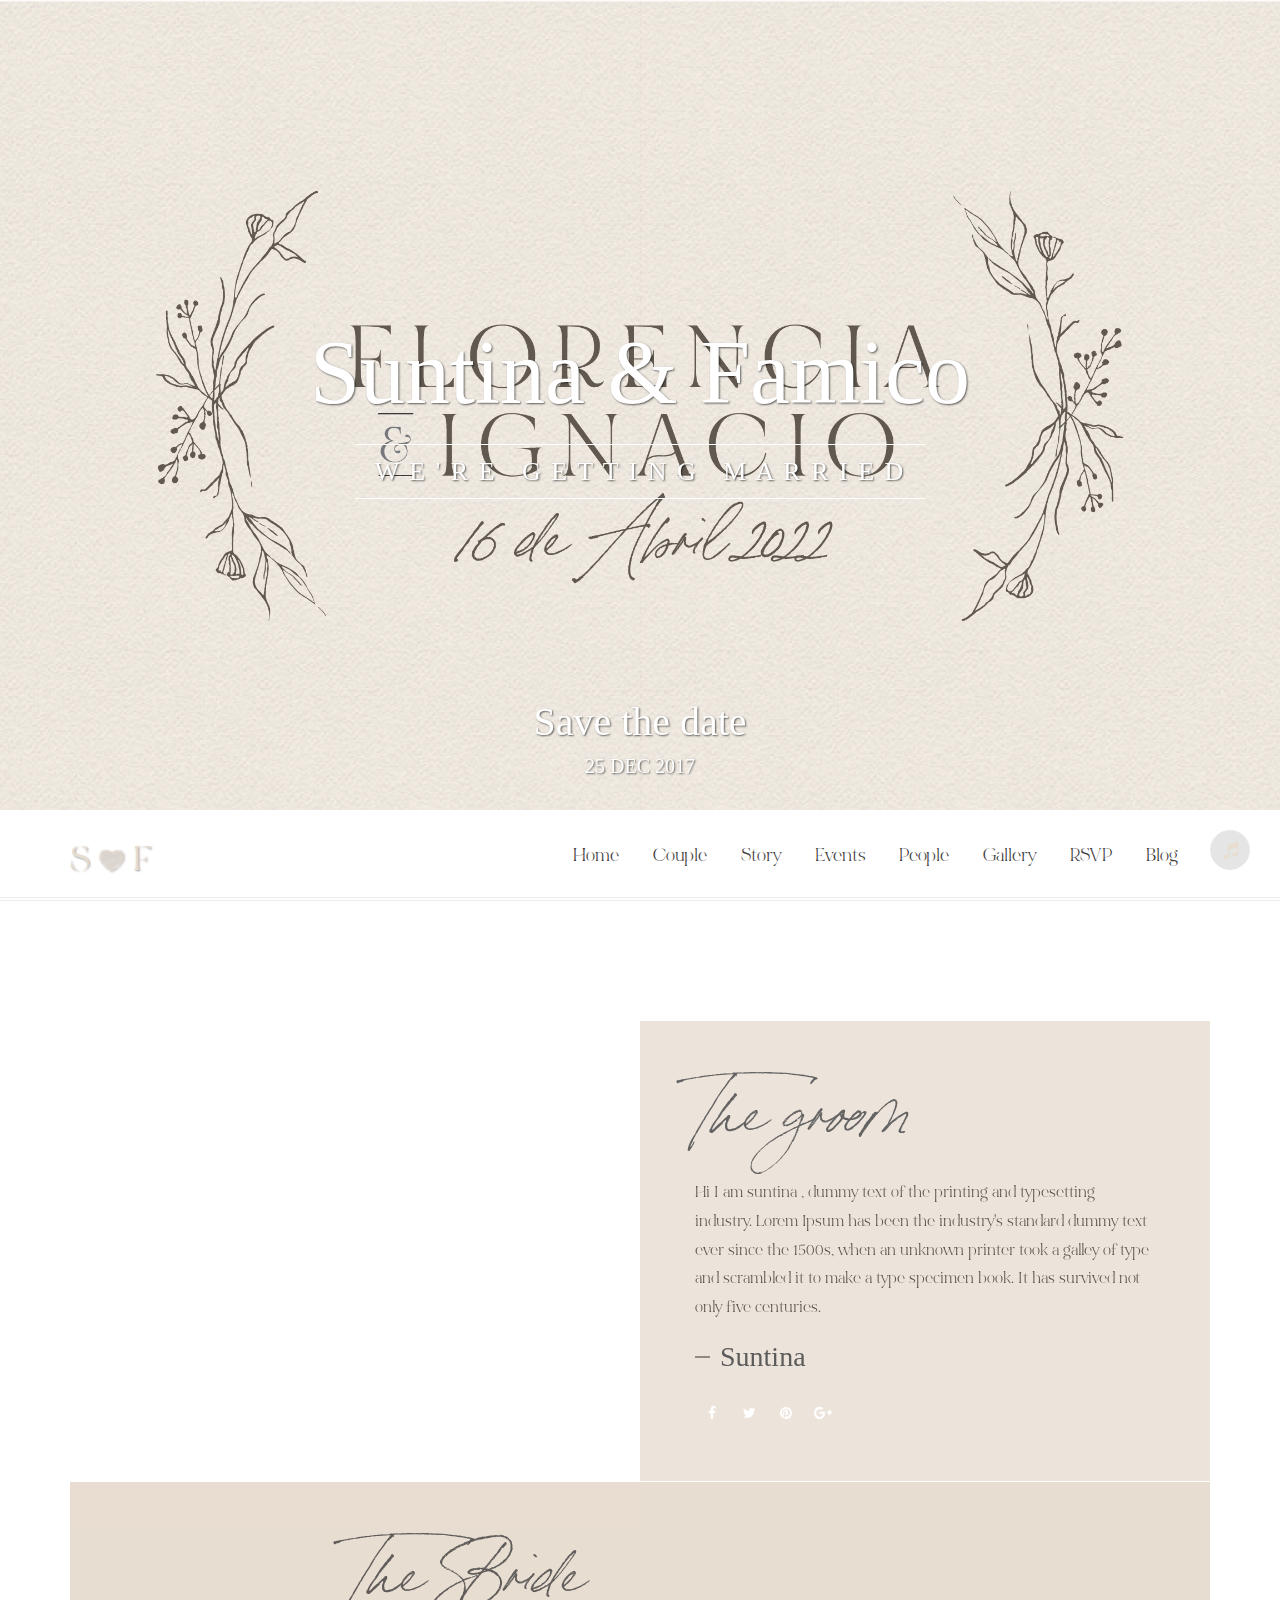
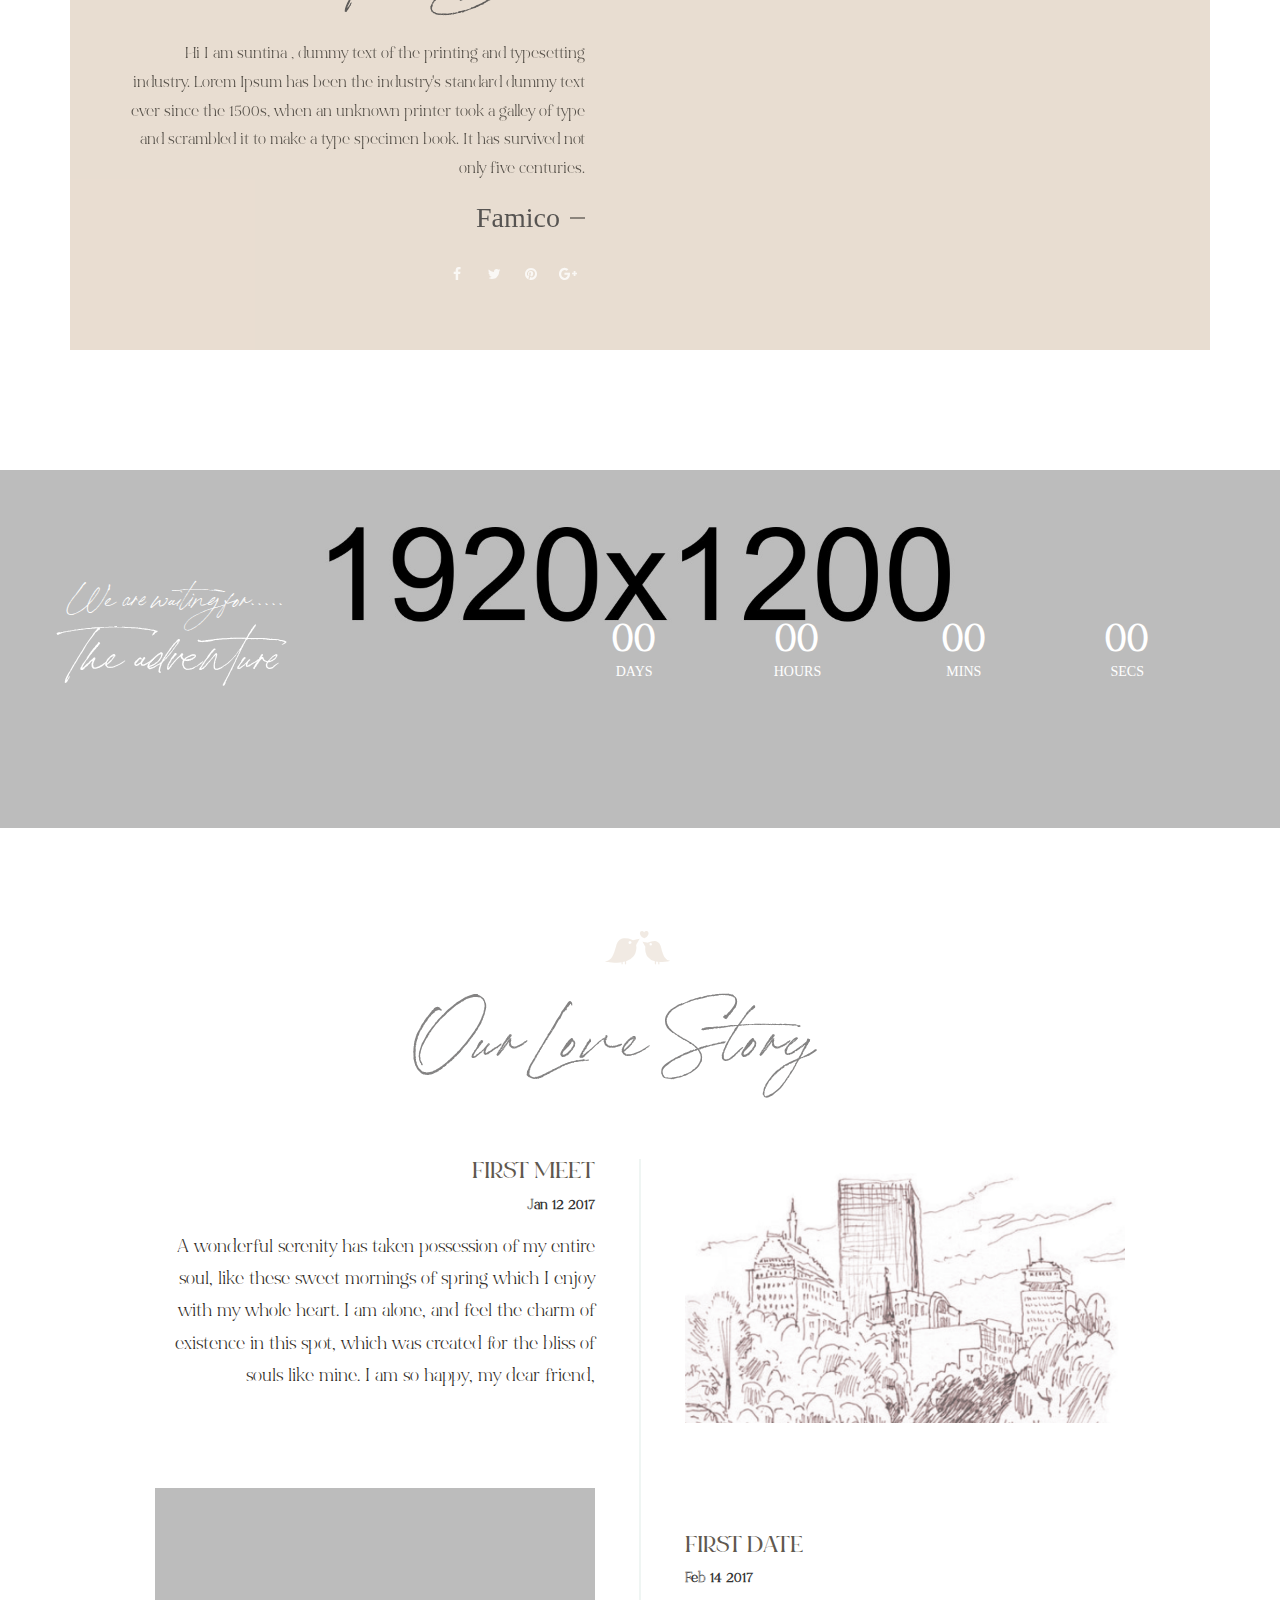
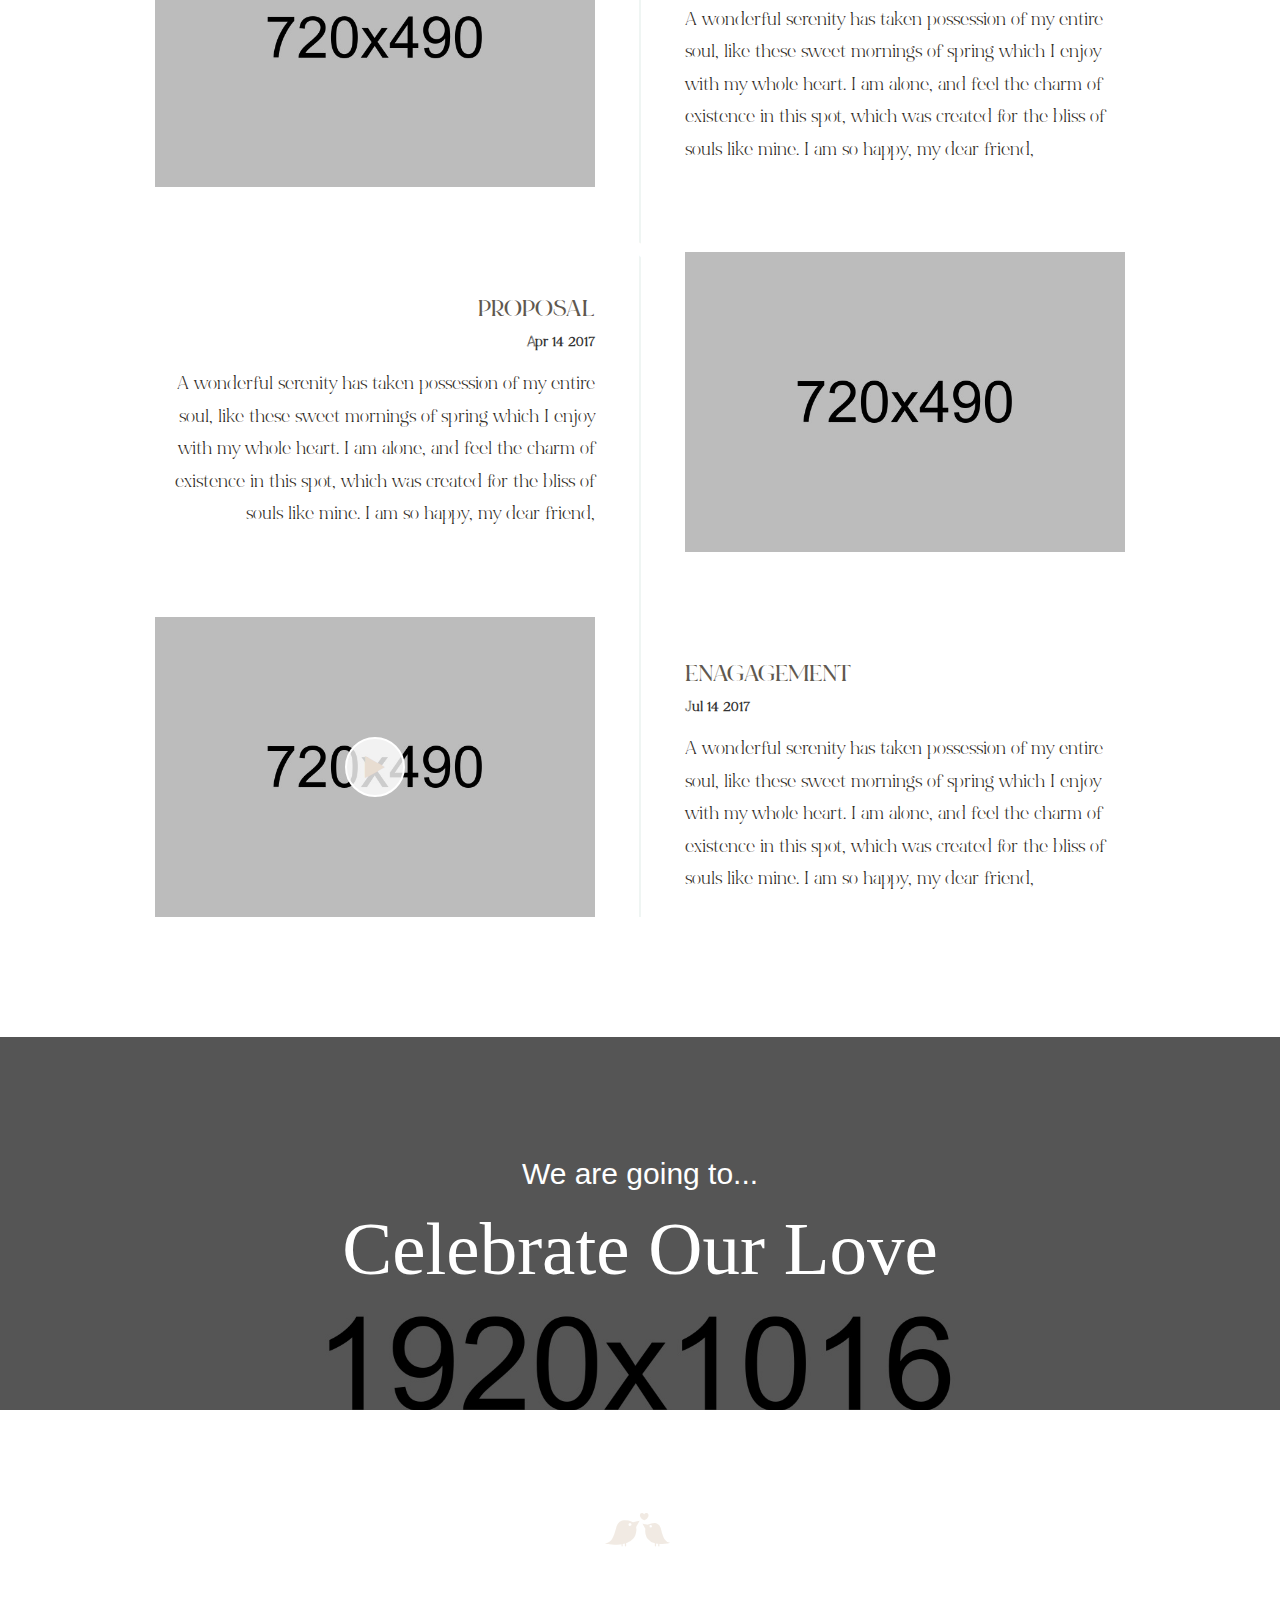
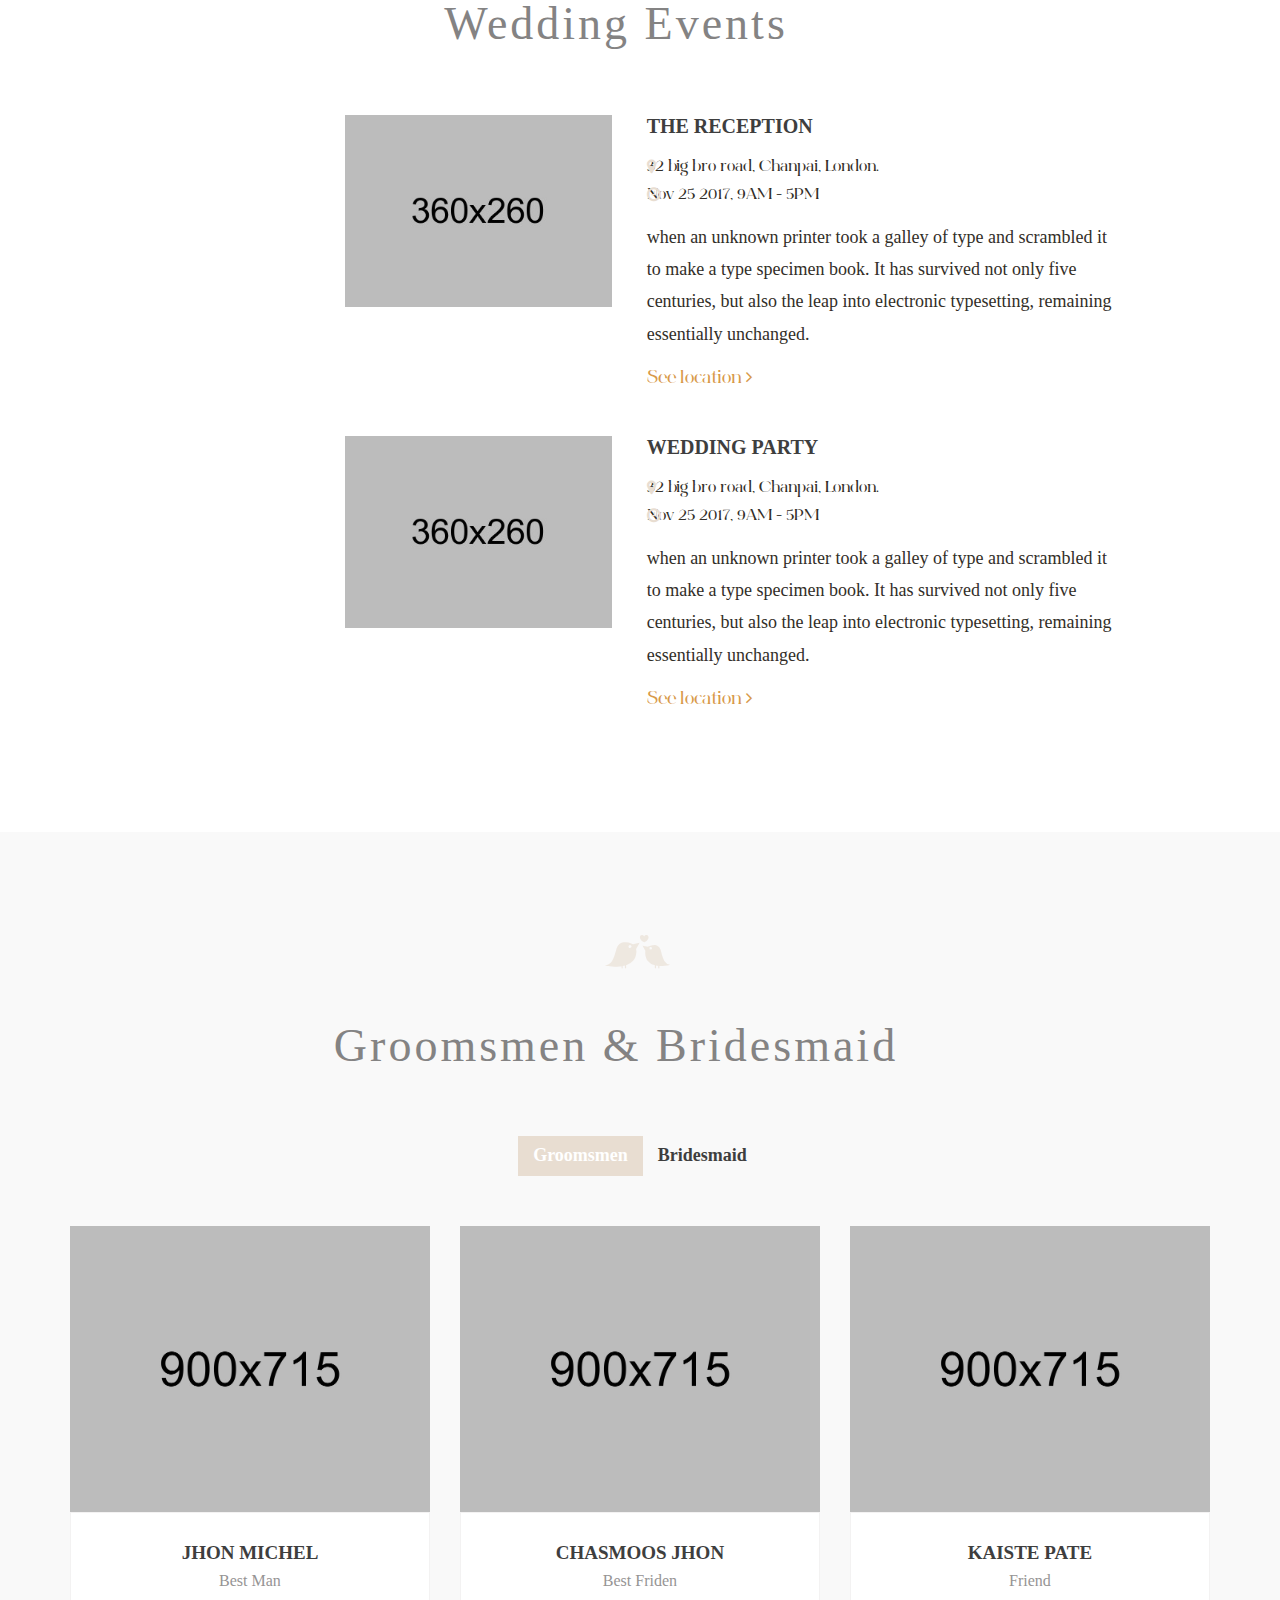
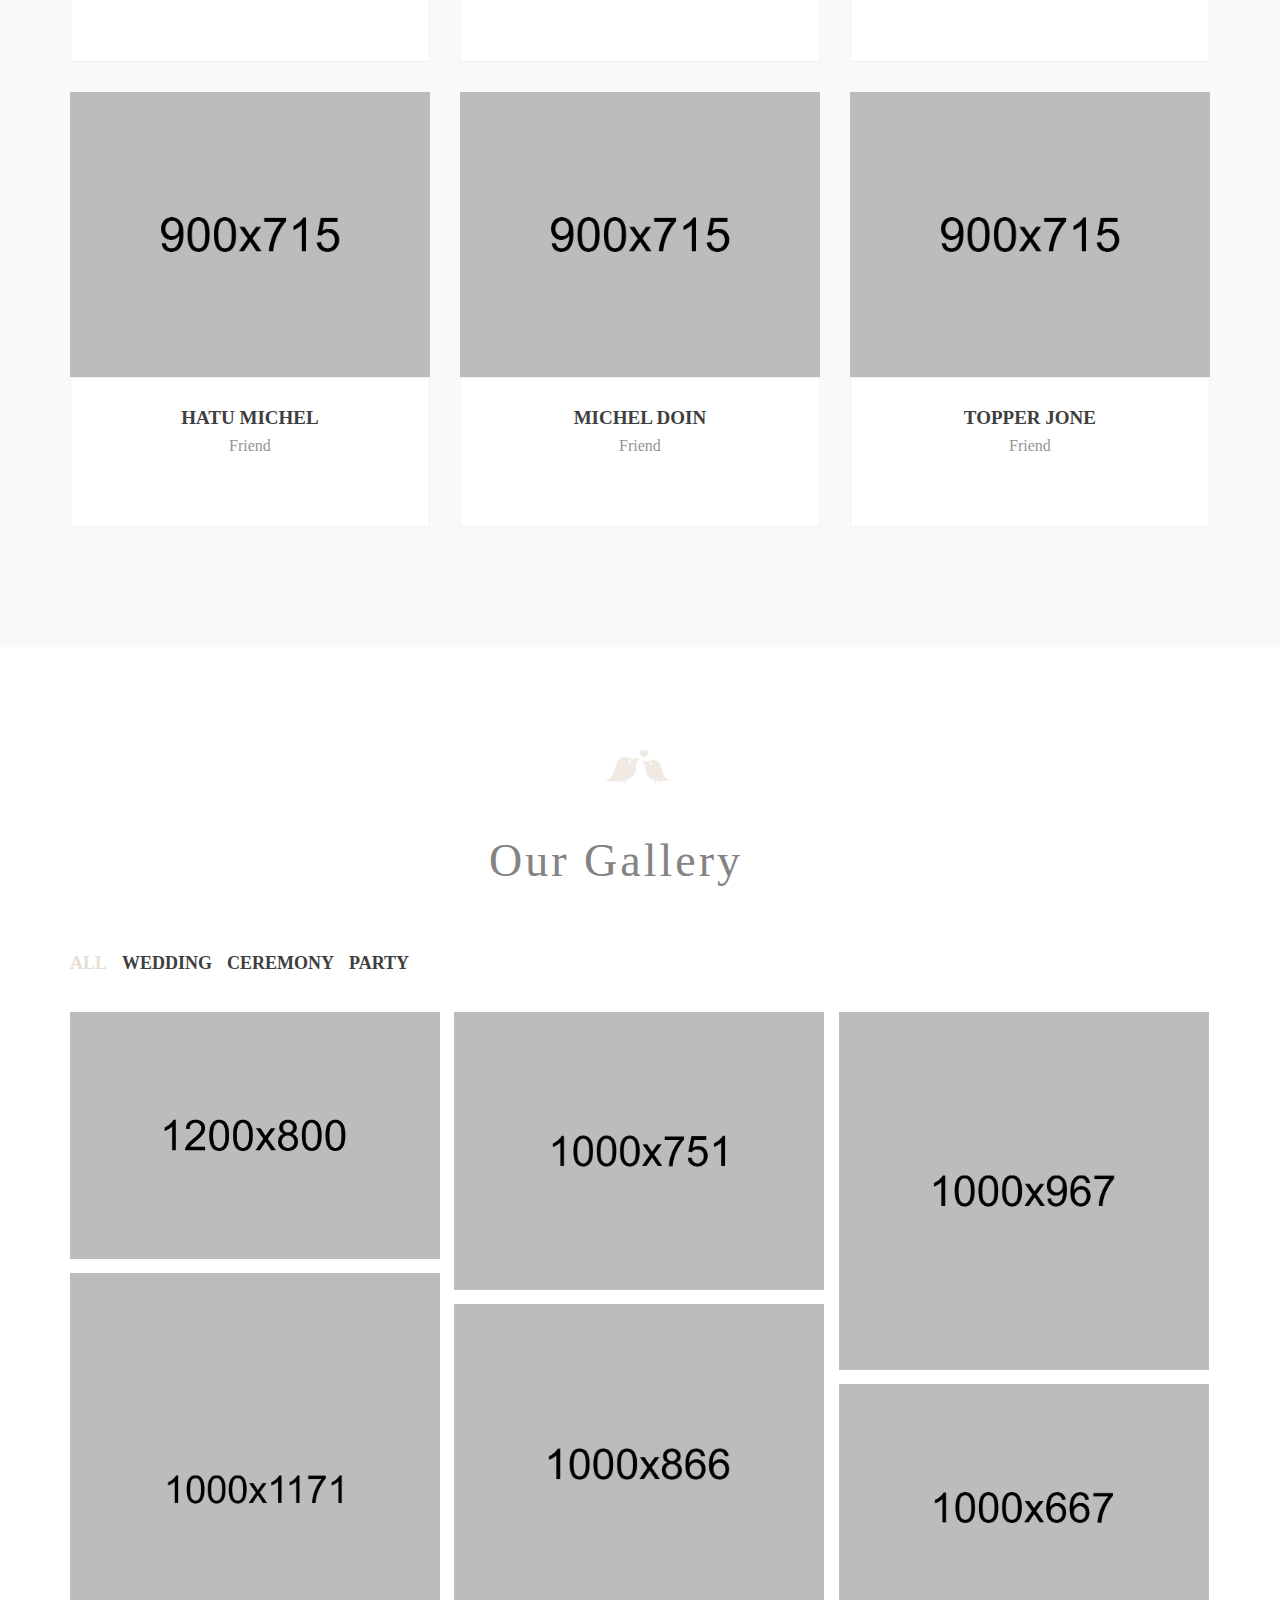
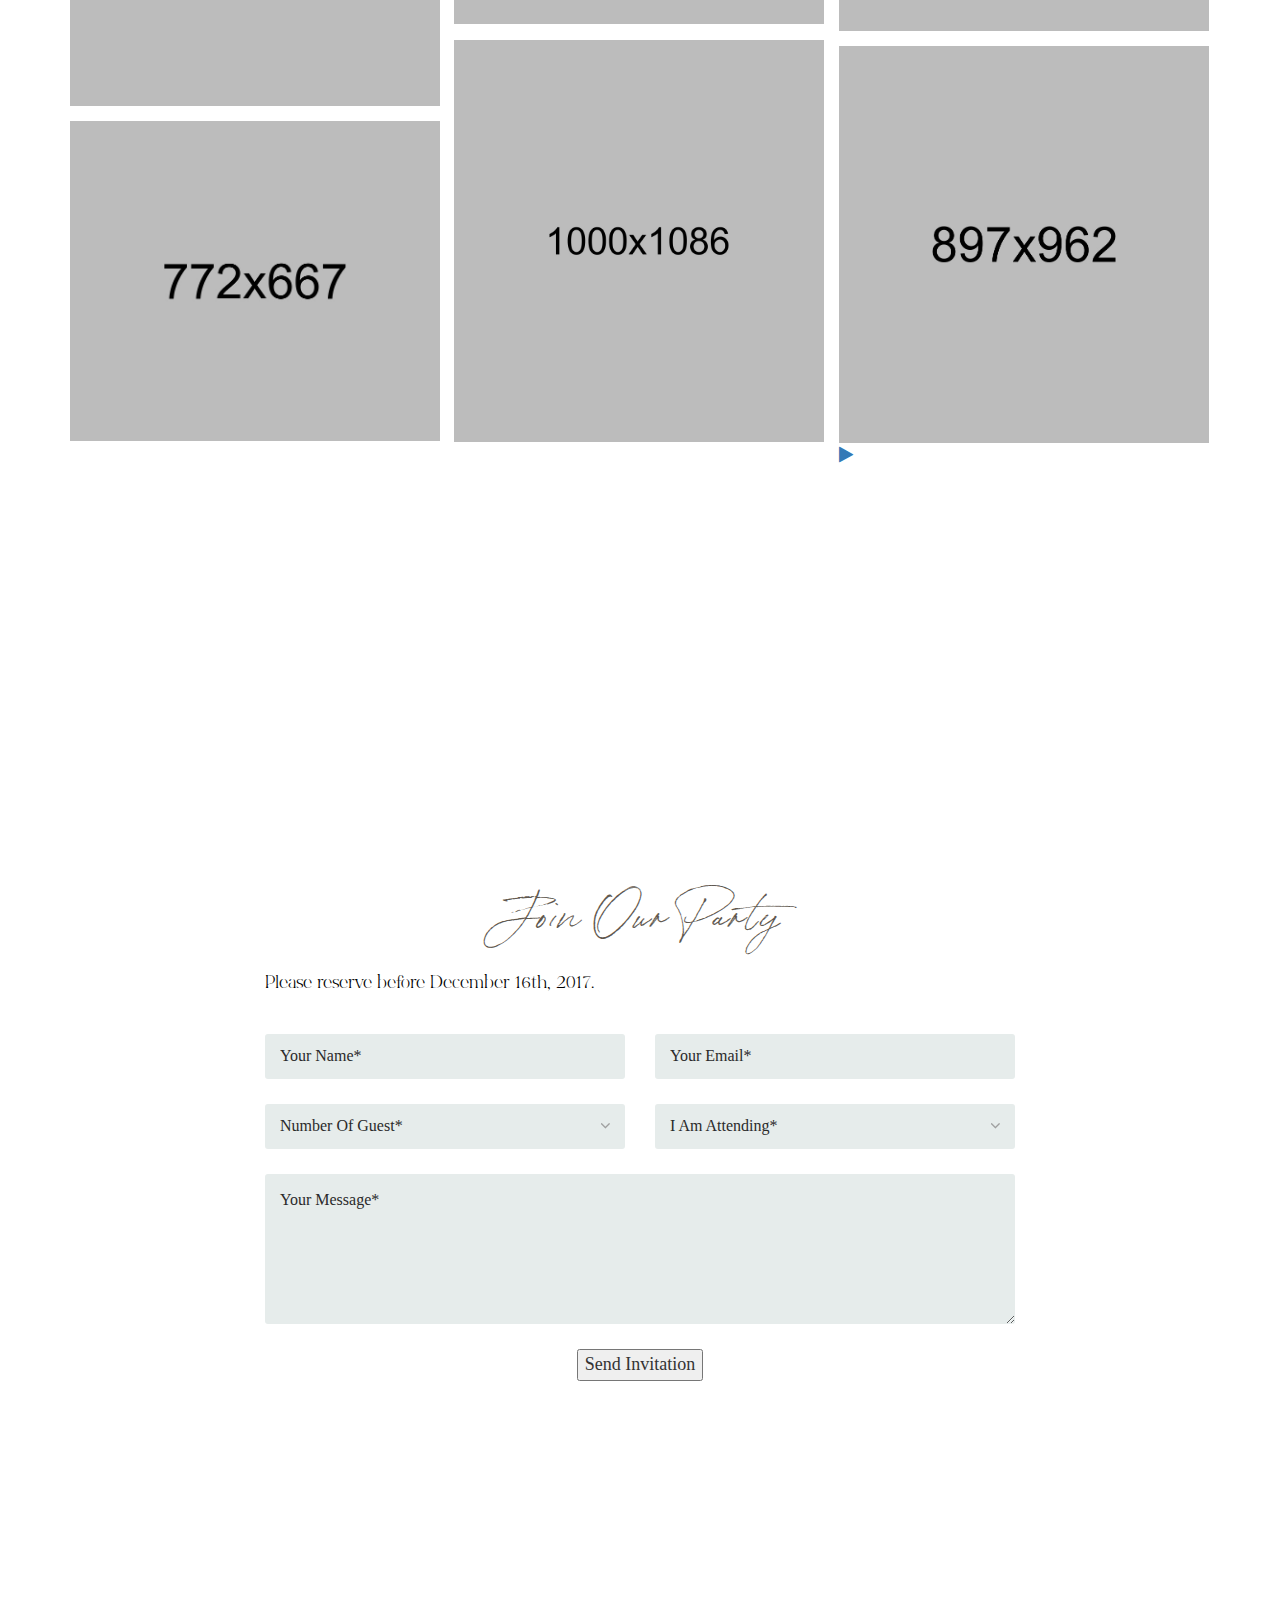
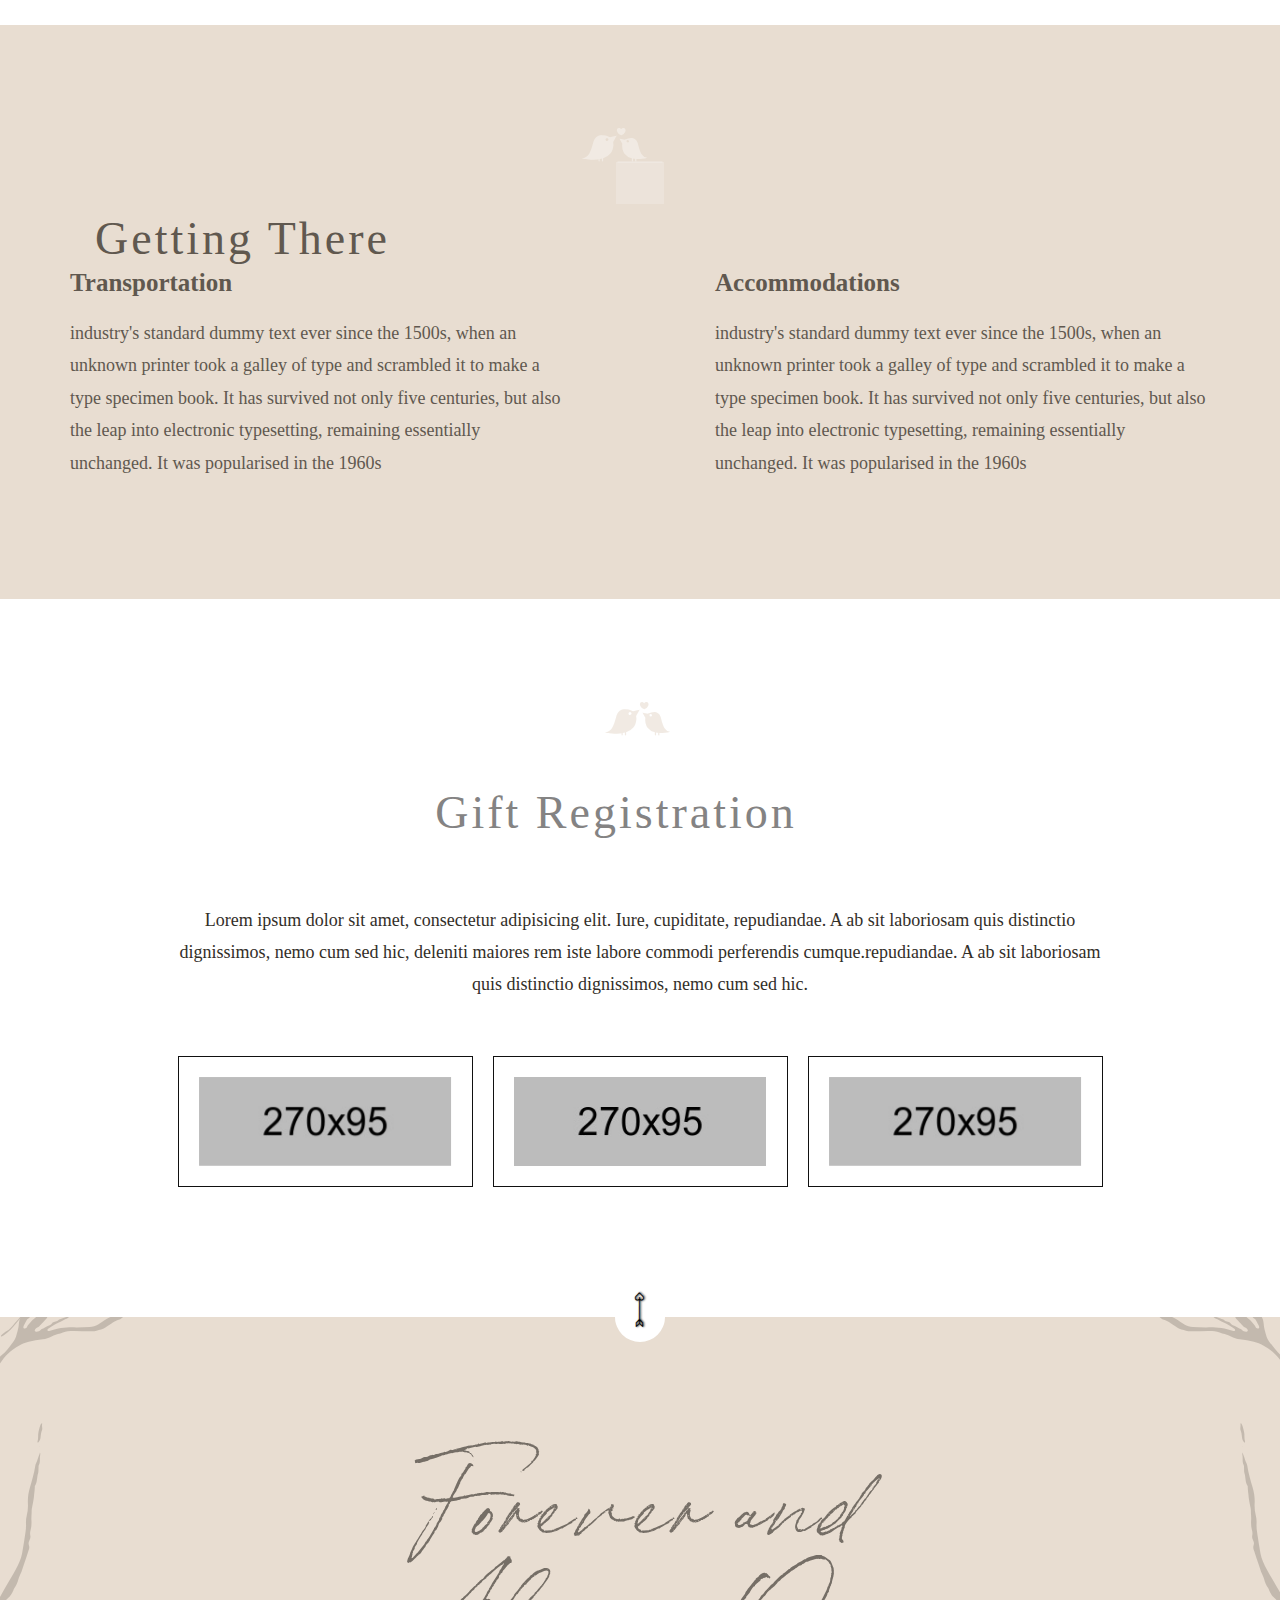
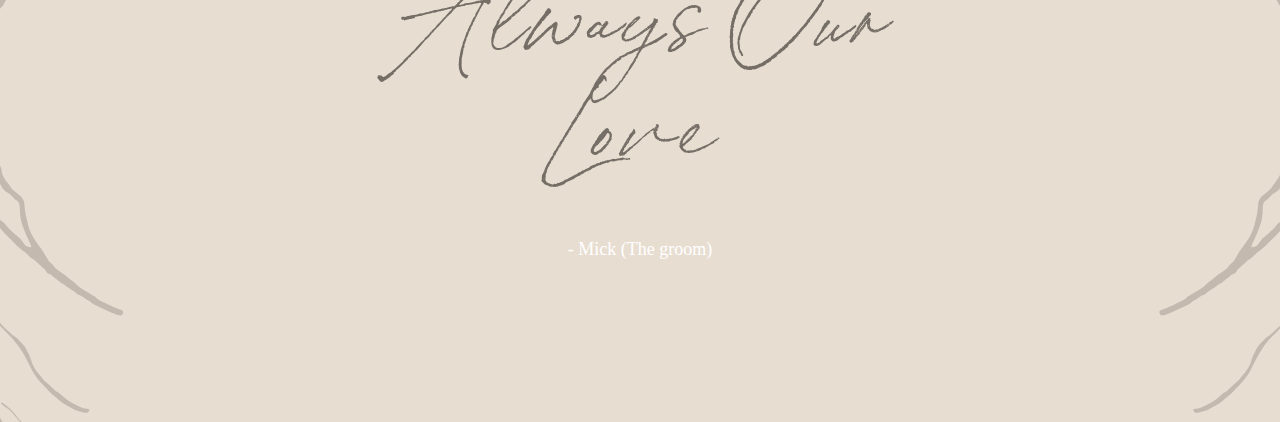
<file: index-5.html>
<!DOCTYPE html>
<html lang="en">
<head>
    <!-- Meta Tags -->
    <meta charset="utf-8">
    <meta http-equiv="X-UA-Compatible" content="IE=edge">
    <meta name="viewport" content="width=device-width, initial-scale=1">

    <!-- Page Title -->
    <title> Lovly Wedding - Responsive Wedding Template </title>

    <!-- Favicon and Touch Icons -->
    <link href="images/favicon/favicon.png" rel="shortcut icon" type="image/png">
    <link href="images/favicon/apple-touch-icon.png" rel="apple-touch-icon">
    <link href="images/favicon/apple-touch-icon-72x72.png" rel="apple-touch-icon" sizes="72x72">
    <link href="images/favicon/apple-touch-icon-114x114.png" rel="apple-touch-icon" sizes="114x114">
    <link href="images/favicon/apple-touch-icon-144x144.png" rel="apple-touch-icon" sizes="144x144">

    <!-- Icon fonts -->
    <link href="css/font-awesome.min.css" rel="stylesheet">
    <link href="css/flaticon.css" rel="stylesheet">

    <!-- Bootstrap core CSS -->
    <link href="css/bootstrap.min.css" rel="stylesheet">

    <!-- Plugins for this template -->
    <link href="css/animate.css" rel="stylesheet">
    <link href="css/owl.carousel.css" rel="stylesheet">
    <link href="css/owl.theme.css" rel="stylesheet">
    <link href="css/slick.css" rel="stylesheet">
    <link href="css/slick-theme.css" rel="stylesheet">
    <link href="css/owl.transitions.css" rel="stylesheet">
    <link href="css/jquery.fancybox.css" rel="stylesheet">
    <link href="css/magnific-popup.css" rel="stylesheet">

    <!-- Custom styles for this template -->
    <link href="css/style.css" rel="stylesheet">

    <!-- HTML5 shim and Respond.js for IE8 support of HTML5 elements and media queries -->
    <!--[if lt IE 9]>
    <script src="https://oss.maxcdn.com/html5shiv/3.7.3/html5shiv.min.js"></script>
    <script src="https://oss.maxcdn.com/respond/1.4.2/respond.min.js"></script>
    <![endif]-->

</head>

<body id="home">

    <!-- start page-wrapper -->
    <div class="page-wrapper">

        <!-- start preloader -->
        <div class="preloader">
            <div class="inner">
                <span class="icon"><i class="fi flaticon-two"></i></span>
            </div>
        </div>
        <!-- end preloader -->


        <!-- strat music-box -->
        <div class="music-box">
            <button class="music-box-toggle-btn">
                <i class="fa fa-music"></i>
            </button>

            <div class="music-holder">
                <iframe src="https://w.soundcloud.com/player/?url=https%3A//api.soundcloud.com/tracks/102137206&amp;auto_play=true&amp;hide_related=false&amp;show_comments=true&amp;show_user=true&amp;show_reposts=false&amp;visual=true"></iframe>
            </div>
        </div>
        <!-- end music box -->


        <!-- start of hero -->
        <section class="hero">
            <div class="static-hero"></div>

            <div id="spirit-header" class="spirit-header">
                <canvas id="spirit-canvas"></canvas>
            </div>

            <div class="wedding-announcement">
                <div class="couple-name-merried-text">
                    <h2 class="wow slideInUp" data-wow-duration="1s">Suntina &amp; Famico</h2>
                    <div class="married-text wow fadeIn" data-wow-delay="1s">
                        <h4 class="">
                        <span class=" wow fadeInUp" data-wow-delay="1.05s">W</span>
                        <span class=" wow fadeInUp" data-wow-delay="1.10s">e</span>
                        <span class=" wow fadeInUp" data-wow-delay="1.15s">'</span>
                        <span class=" wow fadeInUp" data-wow-delay="1.20s">r</span>
                        <span class=" wow fadeInUp" data-wow-delay="1.25s">e</span>
                        <span>&nbsp;</span>
                        <span class=" wow fadeInUp" data-wow-delay="1.30s">g</span>
                        <span class=" wow fadeInUp" data-wow-delay="1.35s">e</span>
                        <span class=" wow fadeInUp" data-wow-delay="1.40s">t</span>
                        <span class=" wow fadeInUp" data-wow-delay="1.45s">t</span>
                        <span class=" wow fadeInUp" data-wow-delay="1.50s">i</span>
                        <span class=" wow fadeInUp" data-wow-delay="1.55s">n</span>
                        <span class=" wow fadeInUp" data-wow-delay="1.60s">g</span>
                        <span>&nbsp;</span>
                        <span class=" wow fadeInUp" data-wow-delay="1.65s">m</span>
                        <span class=" wow fadeInUp" data-wow-delay="1.70s">a</span>
                        <span class=" wow fadeInUp" data-wow-delay="1.75s">r</span>
                        <span class=" wow fadeInUp" data-wow-delay="1.80s">r</span>
                        <span class=" wow fadeInUp" data-wow-delay="1.85s">i</span>
                        <span class=" wow fadeInUp" data-wow-delay="1.90s">e</span>
                        <span class=" wow fadeInUp" data-wow-delay="1.95s">d</span>

                        </h4>
                    </div>
                    <!-- <i class="fa fa-heart"></i> -->
                </div>

                <div class="save-the-date">
                    <h4>Save the date</h4>
                    <span class="date">25 DEC 2017</span>
                </div>
            </div>
        </section>
        <!-- end of hero slider -->


        <!-- Start header -->
        <header id="header" class="site-header header-style-1">
            <nav class="navigation navbar navbar-default">
                <div class="container">
                    <div class="navbar-header">
                        <button type="button" class="open-btn">
                            <span class="sr-only">Toggle navigation</span>
                            <span class="icon-bar"></span>
                            <span class="icon-bar"></span>
                            <span class="icon-bar"></span>
                        </button>
                        <div class="couple-logo">
                            <h1><a href="#home">S <i class="fi flaticon-shape-1"></i> F</a></h1>
                        </div>
                    </div>
                    <div id="navbar" class="navbar-collapse collapse navbar-right navigation-holder">
                        <button class="close-navbar"><i class="fa fa-close"></i></button>
                        <ul class="nav navbar-nav">
                            <li><a href="#home">Home</a></li>
                            <li><a href="#couple">Couple</a></li>
                            <li><a href="#story">Story</a></li>
                            <li><a href="#events">Events</a></li>
                            <li><a href="#people">People</a></li>
                            <li><a href="#gallery">Gallery</a></li>
                            <li><a href="#rsvp">RSVP</a></li>
                            <li class="menu-item-has-children">
                                <a href="javascript:void(0);">Blog</a>
                                <ul class="sub-menu">
                                    <li><a href="blog.html">Blog</a></li>
                                    <li><a href="blog-details.html">Blog Details</a></li>
                                    <li class="menu-item-has-children">
                                        <a href="#Level3">Thidr level</a>
                                        <ul class="sub-menu">
                                            <li><a href="#">Level3</a></li>
                                            <li><a href="#">Level3</a></li>
                                            <li><a href="#">Level3</a></li>
                                        </ul>
                                    </li>
                                </ul>
                            </li>
                        </ul>
                    </div><!-- end of nav-collapse -->
                </div><!-- end of container -->
            </nav>
        </header>
        <!-- end of header -->


        <!-- start wedding-couple-section -->
        <section class="wedding-couple-section section-padding" id="couple">
            <div class="container">
                <div class="row">
                    <div class="col col-xs-12">
                        <div class="gb groom">
                            <div class="img-holder wow fadeInLeftSlow">
                                <img src="images/couple/img-1.jpg" alt>
                            </div>
                            <div class="details">
                                <div class="details-inner">
                                    <h3>The groom</h3>
                                    <p>Hi I am suntina , dummy text of the printing and typesetting industry. Lorem Ipsum has been the industry's standard dummy text ever since the 1500s, when an unknown printer took a galley of type and scrambled it to make a type specimen book. It has survived not only five centuries.</p>
                                    <span class="signature">Suntina</span>
                                    <ul class="social-links">
                                        <li><a href="#"><i class="fa fa-facebook"></i></a></li>
                                        <li><a href="#"><i class="fa fa-twitter"></i></a></li>
                                        <li><a href="#"><i class="fa fa-pinterest"></i></a></li>
                                        <li><a href="#"><i class="fa fa-google-plus"></i></a></li>
                                    </ul>
                                </div>
                            </div>
                        </div>
                        <div class="gb bride">
                            <div class="details">
                                <div class="details-inner">
                                    <h3>The Bride</h3>
                                    <p>Hi I am suntina , dummy text of the printing and typesetting industry. Lorem Ipsum has been the industry's standard dummy text ever since the 1500s, when an unknown printer took a galley of type and scrambled it to make a type specimen book. It has survived not only five centuries.</p>
                                    <span class="signature">Famico</span>
                                    <ul class="social-links">
                                        <li><a href="#"><i class="fa fa-facebook"></i></a></li>
                                        <li><a href="#"><i class="fa fa-twitter"></i></a></li>
                                        <li><a href="#"><i class="fa fa-pinterest"></i></a></li>
                                        <li><a href="#"><i class="fa fa-google-plus"></i></a></li>
                                    </ul>
                                </div>
                            </div>
                            <div class="img-holder wow fadeInRightSlow">
                                <img src="images/couple/img-2.jpg" alt>
                            </div>
                        </div>
                    </div>
                </div> <!-- end row -->
            </div> <!-- end container -->
        </section>
        <!-- end wedding-couple-section -->


        <!-- start count-down-section -->
        <section class="count-down-section section-padding parallax" data-bg-image="images/countdown-bg.jpg" data-speed="7">
            <div class="container">
                <div class="row">
                    <div class="col col-md-4">
                        <h2><span>We are waiting for.....</span> The adventure</h2>
                    </div>
                    <div class="col col-md-7 col-md-offset-1">
                        <div class="count-down-clock">
                            <div id="clock">

                            </div>
                        </div>
                    </div>
                </div> <!-- end row -->
            </div> <!-- end container -->
        </section>
        <!-- end count-down-section -->


        <!-- start story-section -->
        <section class="story-section section-padding" id="story">
            <div class="container">
                <div class="row">
                    <div class="col col-xs-12">
                        <div class="section-title">
                            <div class="vertical-line"><span><i class="fi flaticon-two"></i></span></div>
                            <h2>Our love story</h2>
                        </div>
                    </div>
                </div> <!-- end section-title -->

                <div class="row">
                    <div class="col col-xs-12">
                        <div class="story-timeline">
                            <div class="row">
                                <div class="col col-md-6">
                                    <div class="story-text right-align-text">
                                        <h3>First meet</h3>
                                        <span class="date">Jan 12 2017</span>
                                        <p>A wonderful serenity has taken possession of my entire soul, like these sweet mornings of spring which I enjoy with my whole heart. I am alone, and feel the charm of existence in this spot, which was created for the bliss of souls like mine. I am so happy, my dear friend, </p>
                                    </div>
                                </div>
                                <div class="col col-md-6">
                                    <div class="img-holder">
                                        <img src="images/story/img-1.jpg" alt class="img img-responsive">
                                    </div>
                                </div>
                            </div>
                            <div class="row">
                                <div class="col col-md-6">
                                    <div class="img-holder right-align-text story-slider">
                                        <img src="images/story/img-2.jpg" alt class="img img-responsive">
                                        <img src="images/story/img-3.jpg" alt class="img img-responsive">
                                    </div>
                                </div>
                                <div class="col col-md-6 text-holder">
                                    <span class="heart">
                                        <i class="fa fa-heart"></i>
                                    </span>
                                    <div class="story-text">
                                        <h3>First date</h3>
                                        <span class="date">Feb 14 2017</span>
                                        <p>A wonderful serenity has taken possession of my entire soul, like these sweet mornings of spring which I enjoy with my whole heart. I am alone, and feel the charm of existence in this spot, which was created for the bliss of souls like mine. I am so happy, my dear friend, </p>
                                    </div>
                                </div>
                            </div>
                            <div class="row">
                                <div class="col col-md-6 text-holder right-heart">
                                    <span class="heart">
                                        <i class="fa fa-heart"></i>
                                    </span>
                                    <div class="story-text right-align-text">
                                        <h3>Proposal</h3>
                                        <span class="date">Apr 14 2017</span>
                                        <p>A wonderful serenity has taken possession of my entire soul, like these sweet mornings of spring which I enjoy with my whole heart. I am alone, and feel the charm of existence in this spot, which was created for the bliss of souls like mine. I am so happy, my dear friend, </p>
                                    </div>
                                </div>
                                <div class="col col-md-6">
                                    <div class="img-holder right-align-text story-slider">
                                        <img src="images/story/img-7.jpg" alt class="img img-responsive">
                                        <img src="images/story/img-5.jpg" alt class="img img-responsive">
                                    </div>
                                </div>
                            </div>
                            <div class="row">
                                <div class="col col-md-6">
                                    <div class="img-holder video-holder">
                                        <img src="images/story/img-8.jpg" alt class="img img-responsive">
                                        <a href="https://www.youtube.com/embed/XSGBVzeBUbk?autoplay=1" data-type="iframe" class="video-play-btn">
                                            <i class="fa fa-play"></i>
                                        </a>
                                    </div>
                                </div>
                                <div class="col col-md-6 text-holder">
                                    <span class="heart">
                                        <i class="fa fa-heart"></i>
                                    </span>
                                    <div class="story-text">
                                        <h3>Enagagement</h3>
                                        <span class="date">Jul 14 2017</span>
                                        <p>A wonderful serenity has taken possession of my entire soul, like these sweet mornings of spring which I enjoy with my whole heart. I am alone, and feel the charm of existence in this spot, which was created for the bliss of souls like mine. I am so happy, my dear friend, </p>
                                    </div>
                                </div>
                            </div>
                        </div>
                    </div>
                </div> <!-- end row -->
            </div> <!-- end container -->
        </section>
        <!-- end story-section -->


        <!-- start cta -->
        <section class="cta section-padding parallax" data-bg-image="images/cta-bg.jpg" data-speed="7">
            <div class="container">
                <div class="row">
                    <div class="col col-xs-12">
                        <h2><span>We are going to...</span> Celebrate Our Love</h2>
                    </div>
                </div> <!-- end row -->
            </div> <!-- end container -->
        </section>
        <!-- end cta -->


        <!-- start events-section -->
        <section class="events-section section-padding" id="events">
            <div class="container">
                <div class="row">
                    <div class="col col-xs-12">
                        <div class="section-title">
                            <div class="vertical-line"><span><i class="fi flaticon-two"></i></span></div>
                            <h2>Wedding events</h2>
                        </div>
                    </div>
                </div> <!-- end section-title -->

                <div class="row">
                    <div class="col col-lg-10 col-lg-offset-1">
                        <div class="event">
                            <div class="img-holder">
                                <img src="images/events/img-1.jpg" alt class="img img-responsive">
                            </div>
                            <div class="details">
                                <h3>The reception</h3>
                                <ul>
                                    <li><i class="fa fa-map-marker"></i> 32 big bro road, Chanpai, London.</li>
                                    <li><i class="fa fa-clock-o"></i> Nov 25 2017, 9AM - 5PM</li>
                                </ul>
                                <p>when an unknown printer took a galley of type and scrambled it to make a type specimen book. It has survived not only five centuries, but also the leap into electronic typesetting, remaining essentially unchanged. </p>
                                <a class="see-location-btn popup-gmaps" href="https://www.google.com/maps/embed?pb=!1m18!1m12!1m3!1d25211.21212385712!2d144.95275648773628!3d-37.82748510398018!2m3!1f0!2f0!3f0!3m2!1i1024!2i768!4f13.1!3m3!1m2!1s0x6ad642af0f11fd81%3A0x5045675218ce7e0!2zTWVsYm91cm5lIFZJQyAzMDA0LCDgpoXgprjgp43gpp_gp43gprDgp4fgprLgpr_gpq_gprzgpr4!5e0!3m2!1sbn!2sbd!4v1503742051881">
                                    See location <i class="fa fa-angle-right"></i>
                                </a>
                            </div>
                        </div>
                        <div class="event">
                            <div class="img-holder">
                                <img src="images/events/img-2.jpg" alt class="img img-responsive">
                            </div>
                            <div class="details">
                                <h3>Wedding party</h3>
                                <ul>
                                    <li><i class="fa fa-map-marker"></i> 32 big bro road, Chanpai, London.</li>
                                    <li><i class="fa fa-clock-o"></i> Nov 25 2017, 9AM - 5PM</li>
                                </ul>
                                <p>when an unknown printer took a galley of type and scrambled it to make a type specimen book. It has survived not only five centuries, but also the leap into electronic typesetting, remaining essentially unchanged. </p>
                                <a class="see-location-btn popup-gmaps" href="https://www.google.com/maps/embed?pb=!1m18!1m12!1m3!1d3152.0160484383277!2d144.99053291585201!3d-37.81309307975254!2m3!1f0!2f0!3f0!3m2!1i1024!2i768!4f13.1!3m3!1m2!1s0x6ad642ef89a7e023%3A0xb1353055e38c1ab8!2sNew+York+Tomato+Cafe!5e0!3m2!1sbn!2sbd!4v1503743893919">
                                    See location <i class="fa fa-angle-right"></i>
                                </a>
                            </div>
                        </div>
                    </div>
                </div> <!-- end row -->
            </div> <!-- end container -->
        </section>
        <!-- end events-section -->


        <!-- start inportant-people-section -->
        <section class="inportant-people-section section-padding" id="people">
            <div class="container">
                <div class="row">
                    <div class="col col-xs-12">
                        <div class="section-title">
                            <div class="vertical-line"><span><i class="fi flaticon-two"></i></span></div>
                            <h2>Groomsmen &amp; Bridesmaid</h2>
                        </div>
                    </div>
                </div> <!-- end section-title -->

                <div class="row">
                    <div class="col col-xs-12">
                        <div class="inportant-people-content">
                            <div class="tablist">
                                <ul class="nav">
                                    <li class="active">
                                        <a href="#groomsmen" data-toggle="tab">Groomsmen</a>
                                    </li>
                                    <li>
                                        <a href="#bridesmaid" data-toggle="tab">Bridesmaid</a>
                                    </li>
                                </ul>
                            </div>

                            <div class="tab-content">
                                <div class="tab-pane fade in active grid-wrapper" id="groomsmen">
                                    <div class="grid">
                                        <div class="img-holder">
                                            <a href="images/groomsmen/img-1.jpg" class="popup-image">
                                                <img src="images/groomsmen/img-1.jpg" alt class="img img-responsive">
                                            </a>
                                        </div>
                                        <div class="details">
                                            <h3>Jhon Michel</h3>
                                            <span>Best man</span>
                                            <ul class="social-links">
                                                <li><a href="#"><i class="fa fa-facebook"></i></a></li>
                                                <li><a href="#"><i class="fa fa-twitter"></i></a></li>
                                                <li><a href="#"><i class="fa fa-pinterest"></i></a></li>
                                                <li><a href="#"><i class="fa fa-vimeo"></i></a></li>
                                            </ul>
                                        </div>
                                    </div>
                                    <div class="grid">
                                        <div class="img-holder">
                                            <a href="images/groomsmen/img-2.jpg" class="popup-image">
                                                <img src="images/groomsmen/img-2.jpg" alt class="img img-responsive">
                                            </a>
                                        </div>
                                        <div class="details">
                                            <h3>Chasmoos jhon</h3>
                                            <span>Best friden</span>
                                            <ul class="social-links">
                                                <li><a href="#"><i class="fa fa-facebook"></i></a></li>
                                                <li><a href="#"><i class="fa fa-twitter"></i></a></li>
                                                <li><a href="#"><i class="fa fa-pinterest"></i></a></li>
                                                <li><a href="#"><i class="fa fa-vimeo"></i></a></li>
                                            </ul>
                                        </div>
                                    </div>
                                    <div class="grid">
                                        <div class="img-holder">
                                            <a href="images/groomsmen/img-3.jpg" class="popup-image">
                                                <img src="images/groomsmen/img-3.jpg" alt class="img img-responsive">
                                            </a>
                                        </div>
                                        <div class="details">
                                            <h3>Kaiste pate</h3>
                                            <span>Friend</span>
                                            <ul class="social-links">
                                                <li><a href="#"><i class="fa fa-facebook"></i></a></li>
                                                <li><a href="#"><i class="fa fa-twitter"></i></a></li>
                                                <li><a href="#"><i class="fa fa-pinterest"></i></a></li>
                                                <li><a href="#"><i class="fa fa-vimeo"></i></a></li>
                                            </ul>
                                        </div>
                                    </div>
                                    <div class="grid">
                                        <div class="img-holder">
                                            <a href="images/groomsmen/img-4.jpg" class="popup-image">
                                                <img src="images/groomsmen/img-4.jpg" alt class="img img-responsive">
                                            </a>
                                        </div>
                                        <div class="details">
                                            <h3>Hatu Michel</h3>
                                            <span>Friend</span>
                                            <ul class="social-links">
                                                <li><a href="#"><i class="fa fa-facebook"></i></a></li>
                                                <li><a href="#"><i class="fa fa-twitter"></i></a></li>
                                                <li><a href="#"><i class="fa fa-pinterest"></i></a></li>
                                                <li><a href="#"><i class="fa fa-vimeo"></i></a></li>
                                            </ul>
                                        </div>
                                    </div>
                                    <div class="grid">
                                        <div class="img-holder">
                                            <a href="images/groomsmen/img-5.jpg" class="popup-image">
                                                <img src="images/groomsmen/img-5.jpg" alt class="img img-responsive">
                                            </a>
                                        </div>
                                        <div class="details">
                                            <h3>Michel doin</h3>
                                            <span>Friend</span>
                                            <ul class="social-links">
                                                <li><a href="#"><i class="fa fa-facebook"></i></a></li>
                                                <li><a href="#"><i class="fa fa-twitter"></i></a></li>
                                                <li><a href="#"><i class="fa fa-pinterest"></i></a></li>
                                                <li><a href="#"><i class="fa fa-vimeo"></i></a></li>
                                            </ul>
                                        </div>
                                    </div>
                                    <div class="grid">
                                        <div class="img-holder">
                                            <a href="images/groomsmen/img-6.jpg" class="popup-image">
                                                <img src="images/groomsmen/img-6.jpg" alt class="img img-responsive">
                                            </a>
                                        </div>
                                        <div class="details">
                                            <h3>Topper jone</h3>
                                            <span>Friend</span>
                                            <ul class="social-links">
                                                <li><a href="#"><i class="fa fa-facebook"></i></a></li>
                                                <li><a href="#"><i class="fa fa-twitter"></i></a></li>
                                                <li><a href="#"><i class="fa fa-pinterest"></i></a></li>
                                                <li><a href="#"><i class="fa fa-vimeo"></i></a></li>
                                            </ul>
                                        </div>
                                    </div>
                                </div>

                                <div class="tab-pane fade grid-wrapper" id="bridesmaid">
                                    <div class="grid">
                                        <div class="img-holder">
                                            <a href="images/bridesmaid/img-1.jpg" class="popup-image">
                                                <img src="images/bridesmaid/img-1.jpg" alt class="img img-responsive">
                                            </a>
                                        </div>
                                        <div class="details">
                                            <h3>Rachel Li</h3>
                                            <span>Made of honor</span>
                                            <ul class="social-links">
                                                <li><a href="#"><i class="fa fa-facebook"></i></a></li>
                                                <li><a href="#"><i class="fa fa-twitter"></i></a></li>
                                                <li><a href="#"><i class="fa fa-pinterest"></i></a></li>
                                                <li><a href="#"><i class="fa fa-vimeo"></i></a></li>
                                            </ul>
                                        </div>
                                    </div>
                                    <div class="grid">
                                        <div class="img-holder">
                                            <a href="images/bridesmaid/img-2.jpg" class="popup-image">
                                                <img src="images/bridesmaid/img-2.jpg" alt class="img img-responsive">
                                            </a>
                                        </div>
                                        <div class="details">
                                            <h3>Male Vign</h3>
                                            <span>Best friend</span>
                                            <ul class="social-links">
                                                <li><a href="#"><i class="fa fa-facebook"></i></a></li>
                                                <li><a href="#"><i class="fa fa-twitter"></i></a></li>
                                                <li><a href="#"><i class="fa fa-pinterest"></i></a></li>
                                                <li><a href="#"><i class="fa fa-vimeo"></i></a></li>
                                            </ul>
                                        </div>
                                    </div>
                                    <div class="grid">
                                        <div class="img-holder">
                                            <a href="images/bridesmaid/img-3.jpg" class="popup-image">
                                                <img src="images/bridesmaid/img-3.jpg" alt class="img img-responsive">
                                            </a>
                                        </div>
                                        <div class="details">
                                            <h3>Jonny Mich</h3>
                                            <span>Friend</span>
                                            <ul class="social-links">
                                                <li><a href="#"><i class="fa fa-facebook"></i></a></li>
                                                <li><a href="#"><i class="fa fa-twitter"></i></a></li>
                                                <li><a href="#"><i class="fa fa-pinterest"></i></a></li>
                                                <li><a href="#"><i class="fa fa-vimeo"></i></a></li>
                                            </ul>
                                        </div>
                                    </div>
                                    <div class="grid">
                                        <div class="img-holder">
                                            <a href="images/bridesmaid/img-4.jpg" class="popup-image">
                                                <img src="images/bridesmaid/img-4.jpg" alt class="img img-responsive">
                                            </a>
                                        </div>
                                        <div class="details">
                                            <h3>Brodd Wid</h3>
                                            <span>Friend</span>
                                            <ul class="social-links">
                                                <li><a href="#"><i class="fa fa-facebook"></i></a></li>
                                                <li><a href="#"><i class="fa fa-twitter"></i></a></li>
                                                <li><a href="#"><i class="fa fa-pinterest"></i></a></li>
                                                <li><a href="#"><i class="fa fa-vimeo"></i></a></li>
                                            </ul>
                                        </div>
                                    </div>
                                    <div class="grid">
                                        <div class="img-holder">
                                            <a href="images/bridesmaid/img-5.jpg" class="popup-image">
                                                <img src="images/bridesmaid/img-5.jpg" alt class="img img-responsive">
                                            </a>
                                        </div>
                                        <div class="details">
                                            <h3>Nokshal bedi</h3>
                                            <span>Friend</span>
                                            <ul class="social-links">
                                                <li><a href="#"><i class="fa fa-facebook"></i></a></li>
                                                <li><a href="#"><i class="fa fa-twitter"></i></a></li>
                                                <li><a href="#"><i class="fa fa-pinterest"></i></a></li>
                                                <li><a href="#"><i class="fa fa-vimeo"></i></a></li>
                                            </ul>
                                        </div>
                                    </div>
                                    <div class="grid">
                                        <div class="img-holder">
                                            <a href="images/bridesmaid/img-6.jpg" class="popup-image">
                                                <img src="images/bridesmaid/img-6.jpg" alt class="img img-responsive">
                                            </a>
                                        </div>
                                        <div class="details">
                                            <h3>Holly Fie</h3>
                                            <span>Friend</span>
                                            <ul class="social-links">
                                                <li><a href="#"><i class="fa fa-facebook"></i></a></li>
                                                <li><a href="#"><i class="fa fa-twitter"></i></a></li>
                                                <li><a href="#"><i class="fa fa-pinterest"></i></a></li>
                                                <li><a href="#"><i class="fa fa-vimeo"></i></a></li>
                                            </ul>
                                        </div>
                                    </div>
                                </div>
                            </div>
                        </div>
                    </div>
                </div> <!-- end row -->
            </div> <!-- end container -->
        </section>
        <!-- end inportant-people-section -->


        <!-- start gallery-section -->
        <section class="gallery-section section-padding" id="gallery">
            <div class="container">
                <div class="row">
                    <div class="col col-xs-12">
                        <div class="section-title">
                            <div class="vertical-line"><span><i class="fi flaticon-two"></i></span></div>
                            <h2>Our gallery</h2>
                        </div>
                    </div>
                </div> <!-- end section-title -->

                <div class="row">
                    <div class="col col-xs-12 sortable-gallery">
                        <div class="gallery-filters">
                            <ul>
                                <li><a data-filter="*" href="#" class="current">All</a></li>
                                <li><a data-filter=".wedding" href="#">Wedding</a></li>
                                <li><a data-filter=".ceremony" href="#">Ceremony</a></li>
                                <li><a data-filter=".party" href="#">Party</a></li>
                            </ul>
                        </div>

                        <div class="gallery-container gallery-fancybox masonry-gallery">
                            <div class="grid wedding">
                                <a href="images/gallery/img-1.jpg" class="fancybox" data-fancybox-group="gall-1">
                                    <img src="images/gallery/img-1.jpg" alt class="img img-responsive">
                                </a>
                            </div>
                            <div class="grid wedding ceremony">
                                <a href="images/gallery/img-2.jpg" class="fancybox" data-fancybox-group="gall-1">
                                    <img src="images/gallery/img-2.jpg" alt class="img img-responsive">
                                </a>
                            </div>
                            <div class="grid ceremony eudcation">
                                <a href="images/gallery/img-3.jpg" class="fancybox" data-fancybox-group="gall-1">
                                    <img src="images/gallery/img-3.jpg" alt class="img img-responsive">
                                </a>
                            </div>
                            <div class="grid wedding party">
                                <a href="images/gallery/img-4.jpg" class="fancybox" data-fancybox-group="gall-1">
                                    <img src="images/gallery/img-4.jpg" alt class="img img-responsive">
                                </a>
                            </div>
                            <div class="grid ceremony">
                                <a href="images/gallery/img-5.jpg" class="fancybox" data-fancybox-group="gall-1">
                                    <img src="images/gallery/img-5.jpg" alt class="img img-responsive">
                                </a>
                            </div>
                            <div class="grid party">
                                <a href="images/gallery/img-6.jpg" class="fancybox" data-fancybox-group="gall-1">
                                    <img src="images/gallery/img-6.jpg" alt class="img img-responsive">
                                </a>
                            </div>
                            <div class="grid wedding">
                                <a href="images/gallery/img-7.jpg" class="fancybox" data-fancybox-group="gall-1">
                                    <img src="images/gallery/img-7.jpg" alt class="img img-responsive">
                                </a>
                            </div>
                            <div class="grid ceremony">
                               <!--  <a href="images/gallery/img-8.jpg" class="fancybox" data-fancybox-group="gall-1">
                                    <img src="images/gallery/img-8.jpg" alt class="img img-responsive">
                                </a> -->
                                <a href="https://www.youtube.com/embed/XSGBVzeBUbk?autoplay=1" data-type="iframe" class="video-play-btn">
                                    <img src="images/gallery/img-8.jpg" alt class="img img-responsive">
                                    <i class="fa fa-play"></i>
                                </a>

                            </div>
                            <div class="grid ceremony">
                                <a href="images/gallery/img-9.jpg" class="fancybox" data-fancybox-group="gall-1">
                                    <img src="images/gallery/img-9.jpg" alt class="img img-responsive">
                                </a>
                            </div>
                        </div>
                    </div>
                </div> <!-- end row -->
            </div> <!-- end container -->
        </section>
        <!-- end gallery-section -->


        <!-- start rsvp-section -->
        <section class="rsvp-section section-padding parallax" data-bg-image="images/rsvp-bg.jpg" data-speed="7" id="rsvp">
            <div class="container">
                <div class="row">
                    <div class="col col-xs-12">
                        <div class="section-title-white">
                            <div class="vertical-line"><span><i class="fi flaticon-two"></i></span></div>
                            <h2>Join our party</h2>
                        </div>
                    </div>
                </div> <!-- end section-title -->

                <div class="row content">
                    <div class="col col-lg-8 col-lg-offset-2 col-md-10 col-md-offset-1">
                        <p>Please reserve before December 16th, 2017.</p>
                        <form id="rsvp-form" class="form validate-rsvp-form row" method="post">
                            <div class="col col-sm-6">
                                <input type="text" name="name" class="form-control" placeholder="Your Name*">
                            </div>
                            <div class="col col-sm-6">
                                <input type="email" name="email" class="form-control" placeholder="Your Email*">
                            </div>
                            <div class="col col-sm-6">
                                <select class="form-control" name="guest" >
                                    <option disabled selected>Number Of Guest*</option>
                                    <option>1</option>
                                    <option>2</option>
                                    <option>3</option>
                                    <option>4</option>
                                </select>
                            </div>
                            <div class="col col-sm-6">
                                <select class="form-control" name="events" >
                                    <option disabled selected>I Am Attending*</option>
                                    <option>Al events</option>
                                    <option>Wedding ceremony</option>
                                    <option>Reception party</option>
                                </select>
                            </div>
                            <div class="col col-sm-12">
                                <textarea class="form-control" name="notes" placeholder="Your Message*"></textarea>
                            </div>
                            <div class="col col-sm-12 submit-btn">
                                <button type="submit" class="submit">Send Invitation</button>
                                <span id="loader"><i class="fa fa-refresh fa-spin fa-3x fa-fw"></i></span>
                            </div>
                            <div class="col col-md-12 success-error-message">
                                <div id="success">Thank you</div>
                                <div id="error"> Error occurred while sending email. Please try again later. </div>
                            </div>
                        </form>
                    </div>
                </div> <!-- end row -->
            </div> <!-- end container -->
        </section>
        <!-- end rsvp-section -->


        <!-- start getting-there-section -->
        <section class="getting-there-section section-padding">
            <div class="container">
                <div class="row">
                    <div class="col col-xs-12">
                        <div class="section-title-white">
                            <div class="vertical-line"><span><i class="fi flaticon-two"></i></span></div>
                            <h2>Getting there</h2>
                        </div>
                    </div>
                </div> <!-- end section-title -->

                <div class="row content">
                    <div class="col col-md-6">
                        <h3>Transportation</h3>
                        <p> industry's standard dummy text ever since the 1500s, when an unknown printer took a galley of type and scrambled it to make a type specimen book. It has survived not only five centuries, but also the leap into electronic typesetting, remaining essentially unchanged. It was popularised in the 1960s</p>
                    </div>
                    <div class="col col-md-6">
                        <h3>Accommodations</h3>
                        <p> industry's standard dummy text ever since the 1500s, when an unknown printer took a galley of type and scrambled it to make a type specimen book. It has survived not only five centuries, but also the leap into electronic typesetting, remaining essentially unchanged. It was popularised in the 1960s</p>
                    </div>
                </div> <!-- end row -->
            </div> <!-- end container -->
        </section>
        <!-- end getting-there-section -->


        <!-- start gift-registration-section -->
        <section class="gift-registration-section section-padding">
            <div class="container">
                <div class="row">
                    <div class="col col-xs-12">
                        <div class="section-title">
                            <div class="vertical-line"><span><i class="fi flaticon-two"></i></span></div>
                            <h2>Gift registration</h2>
                        </div>
                    </div>
                </div> <!-- end section-title -->

                <div class="row content">
                    <div class="col col-lg-10 col-lg-offset-1">
                        <p>Lorem ipsum dolor sit amet, consectetur adipisicing elit. Iure, cupiditate, repudiandae. A ab sit laboriosam quis distinctio dignissimos, nemo cum sed hic, deleniti maiores rem iste labore commodi perferendis cumque.repudiandae. A ab sit laboriosam quis distinctio dignissimos, nemo cum sed hic.</p>

                        <div class="gif-registration-slider">
                            <div class="register">
                                <img src="images/gift/img-1.jpg" alt class="img img-responsive">
                            </div>
                            <div class="register">
                                <img src="images/gift/img-2.jpg" alt class="img img-responsive">
                            </div>
                            <div class="register">
                                <img src="images/gift/img-3.jpg" alt class="img img-responsive">
                            </div>
                            <div class="register">
                                <img src="images/gift/img-1.jpg" alt class="img img-responsive">
                            </div>
                            <div class="register">
                                <img src="images/gift/img-2.jpg" alt class="img img-responsive">
                            </div>
                        </div>
                    </div>
                </div> <!-- end row -->
            </div> <!-- end container -->
        </section>
        <!-- end gift-registration-section -->


        <!-- start footer -->
        <footer class="site-footer">
            <div class="back-to-top">
                <a href="#" class="back-to-top-btn"><span><i class="fi flaticon-cupid"></i></span></a>
            </div>
            <div class="container">
                <div class="row">
                    <div class="col col-xs-12">
                        <h2>Forever and Always Our Love</h2>
                        <span>- Mick (The groom)</span>
                    </div>
                </div> <!-- end row -->
            </div> <!-- end container -->
        </footer>
        <!-- end footer -->

    </div>
    <!-- end of page-wrapper -->



    <!-- All JavaScript files
    ================================================== -->
    <script src="js/jquery.min.js"></script>
    <script src="js/bootstrap.min.js"></script>

    <!-- Plugins for this template -->
    <script src="js/jquery-plugin-collection.js"></script>
    <script src="js/spirit.js"></script>

    <!-- Custom script for this template -->
    <script src="js/script.js"></script>
</body>
</html>
</file>
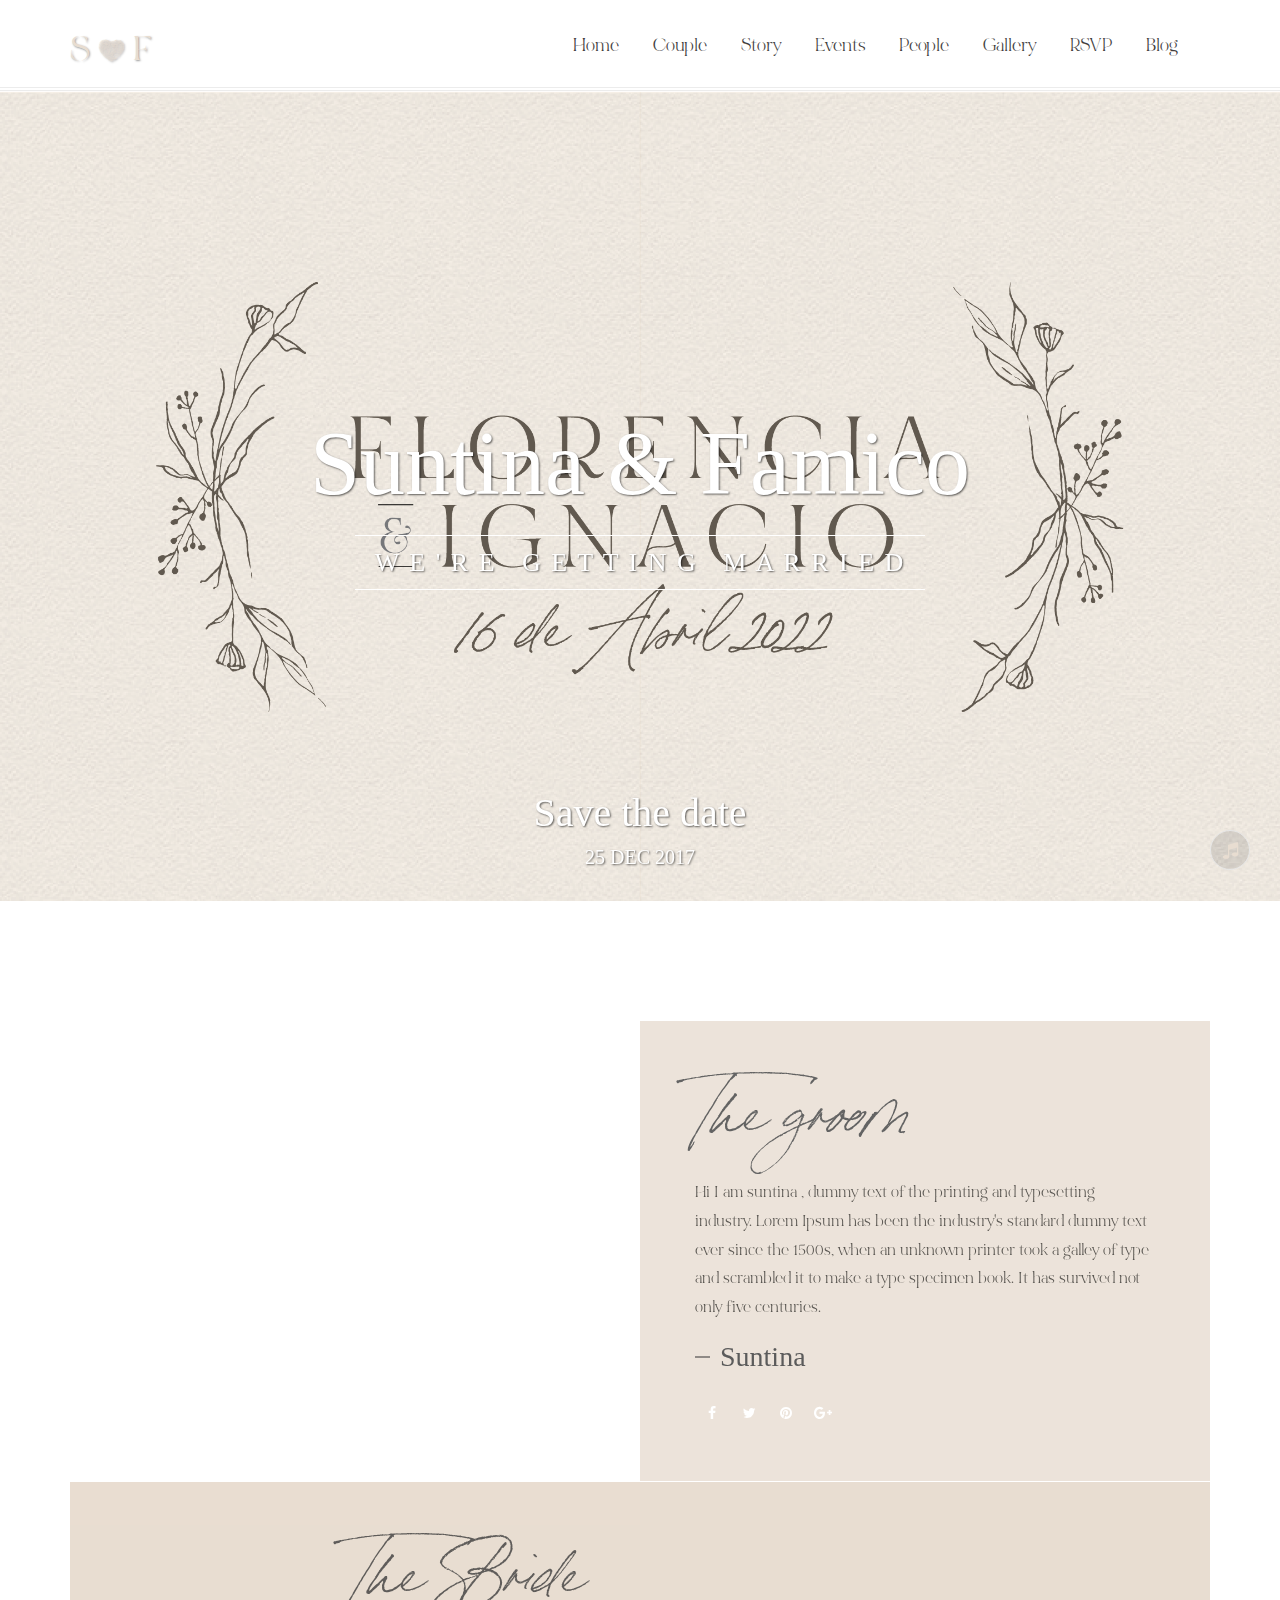
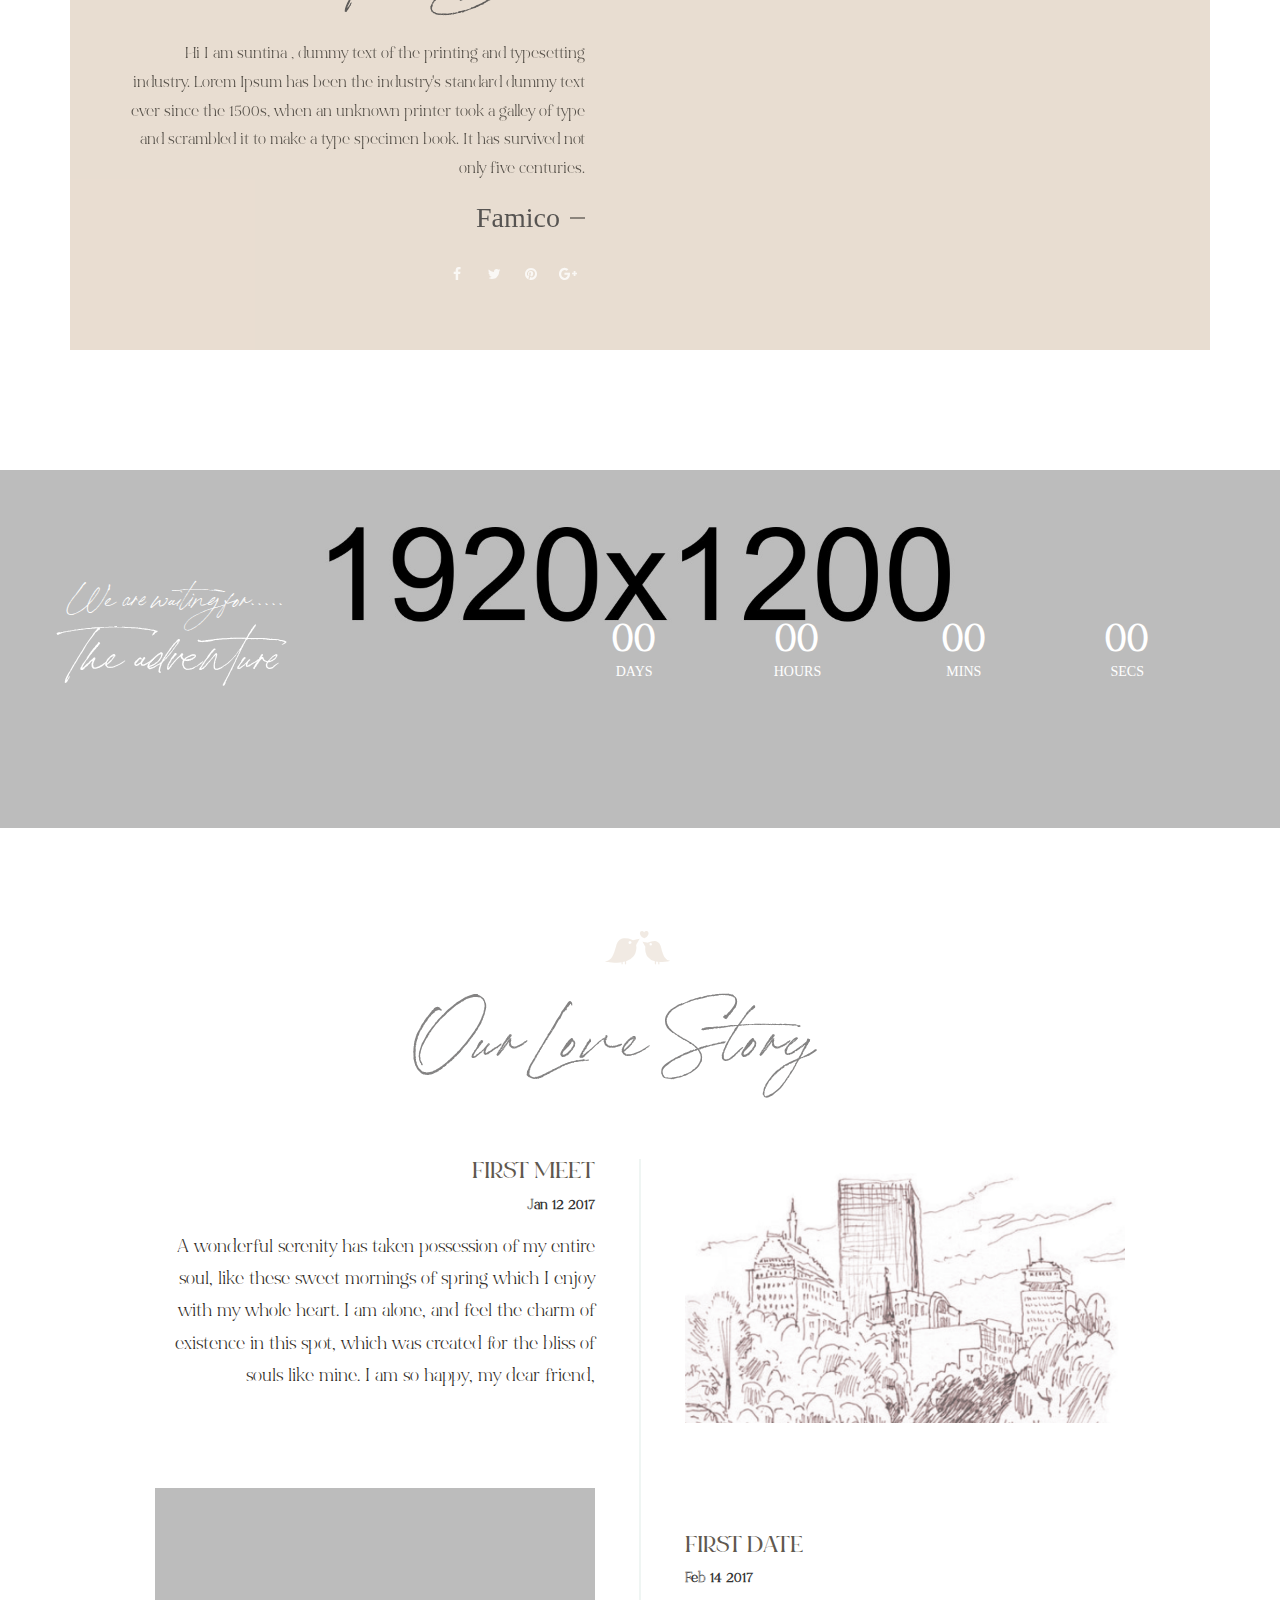
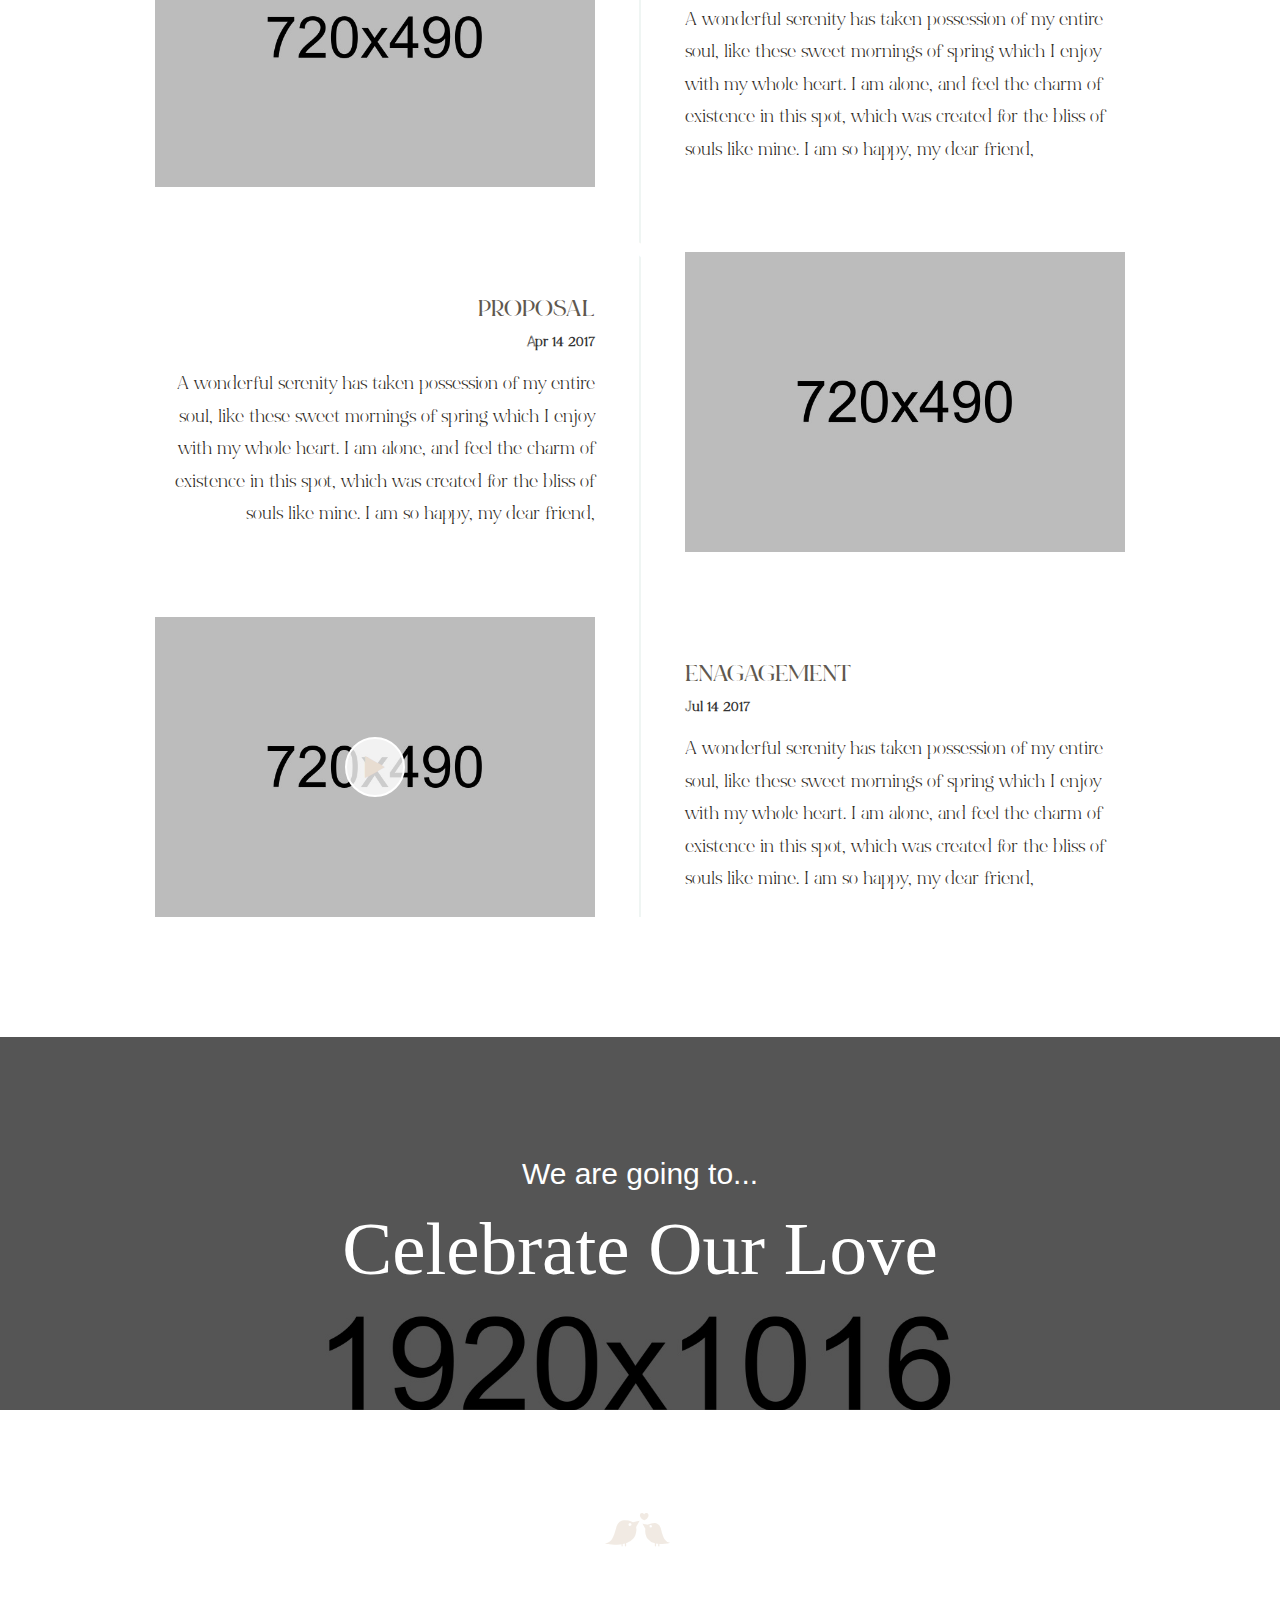
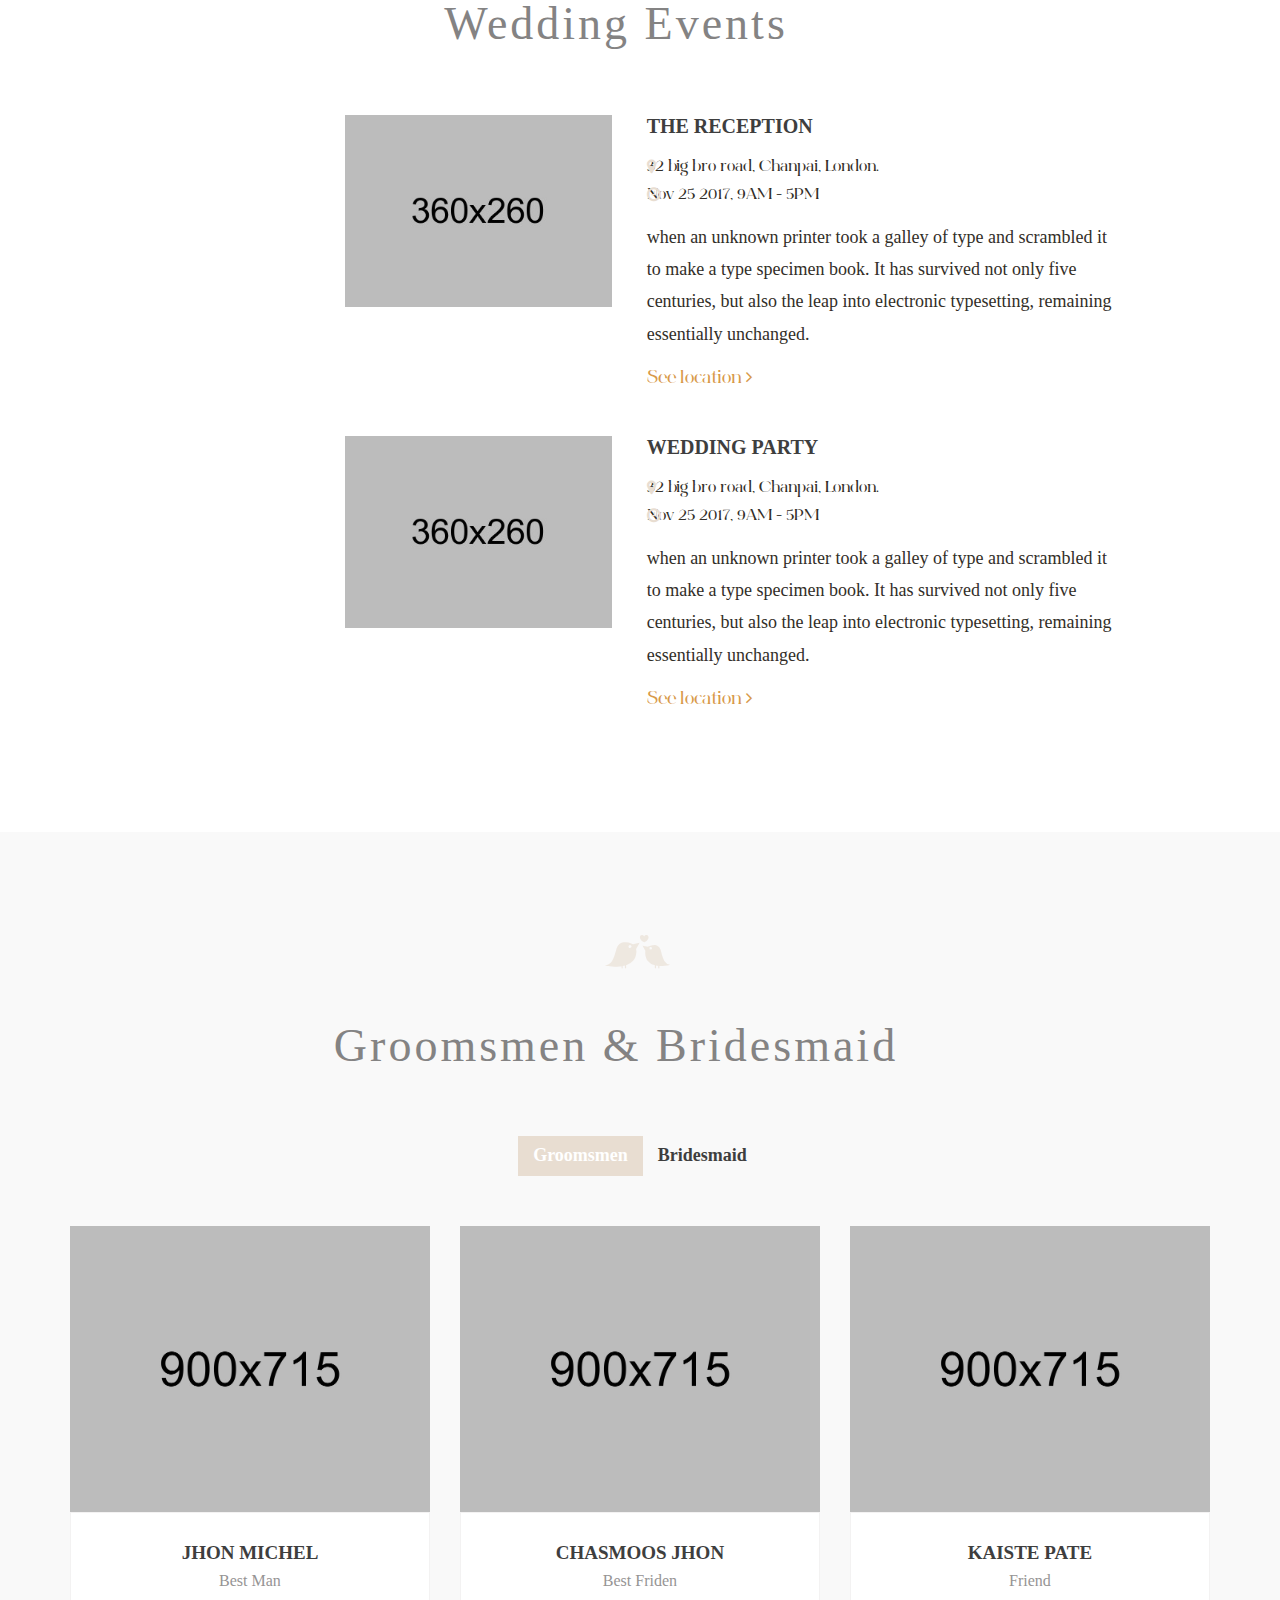
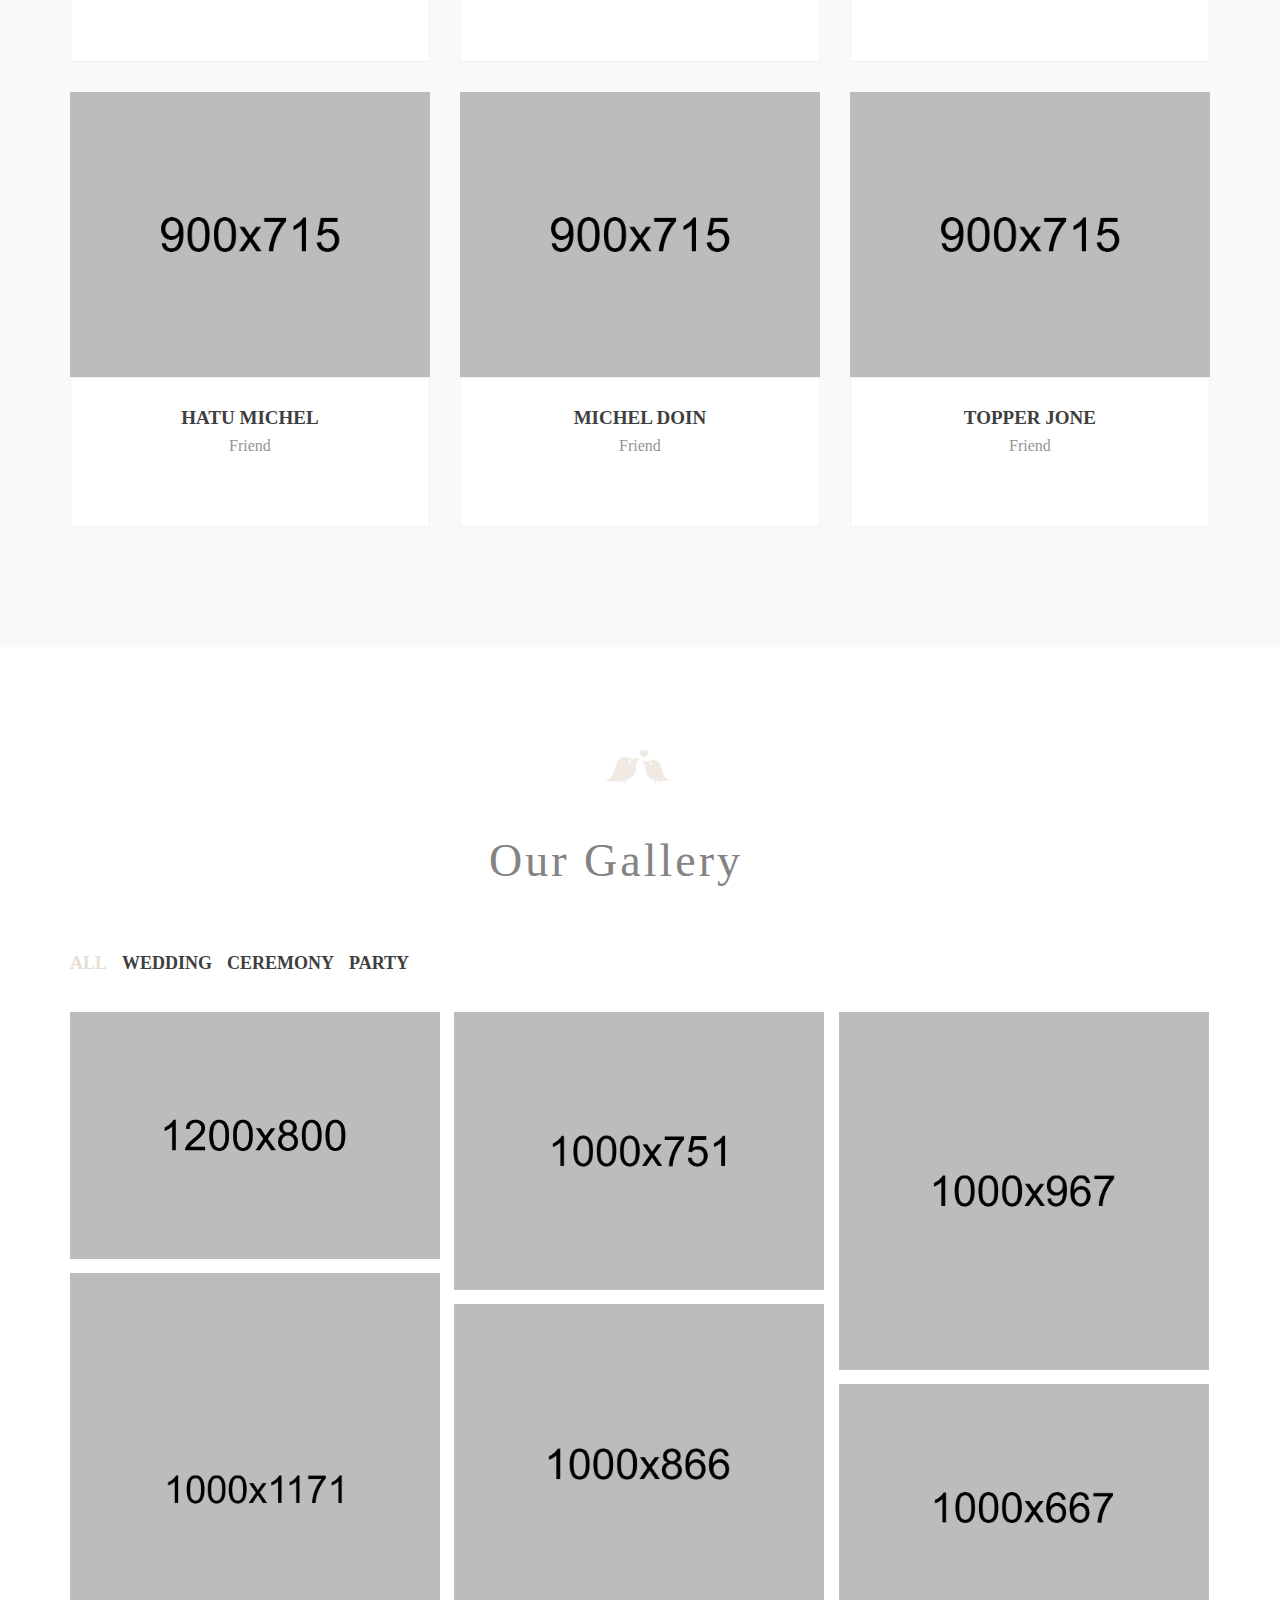
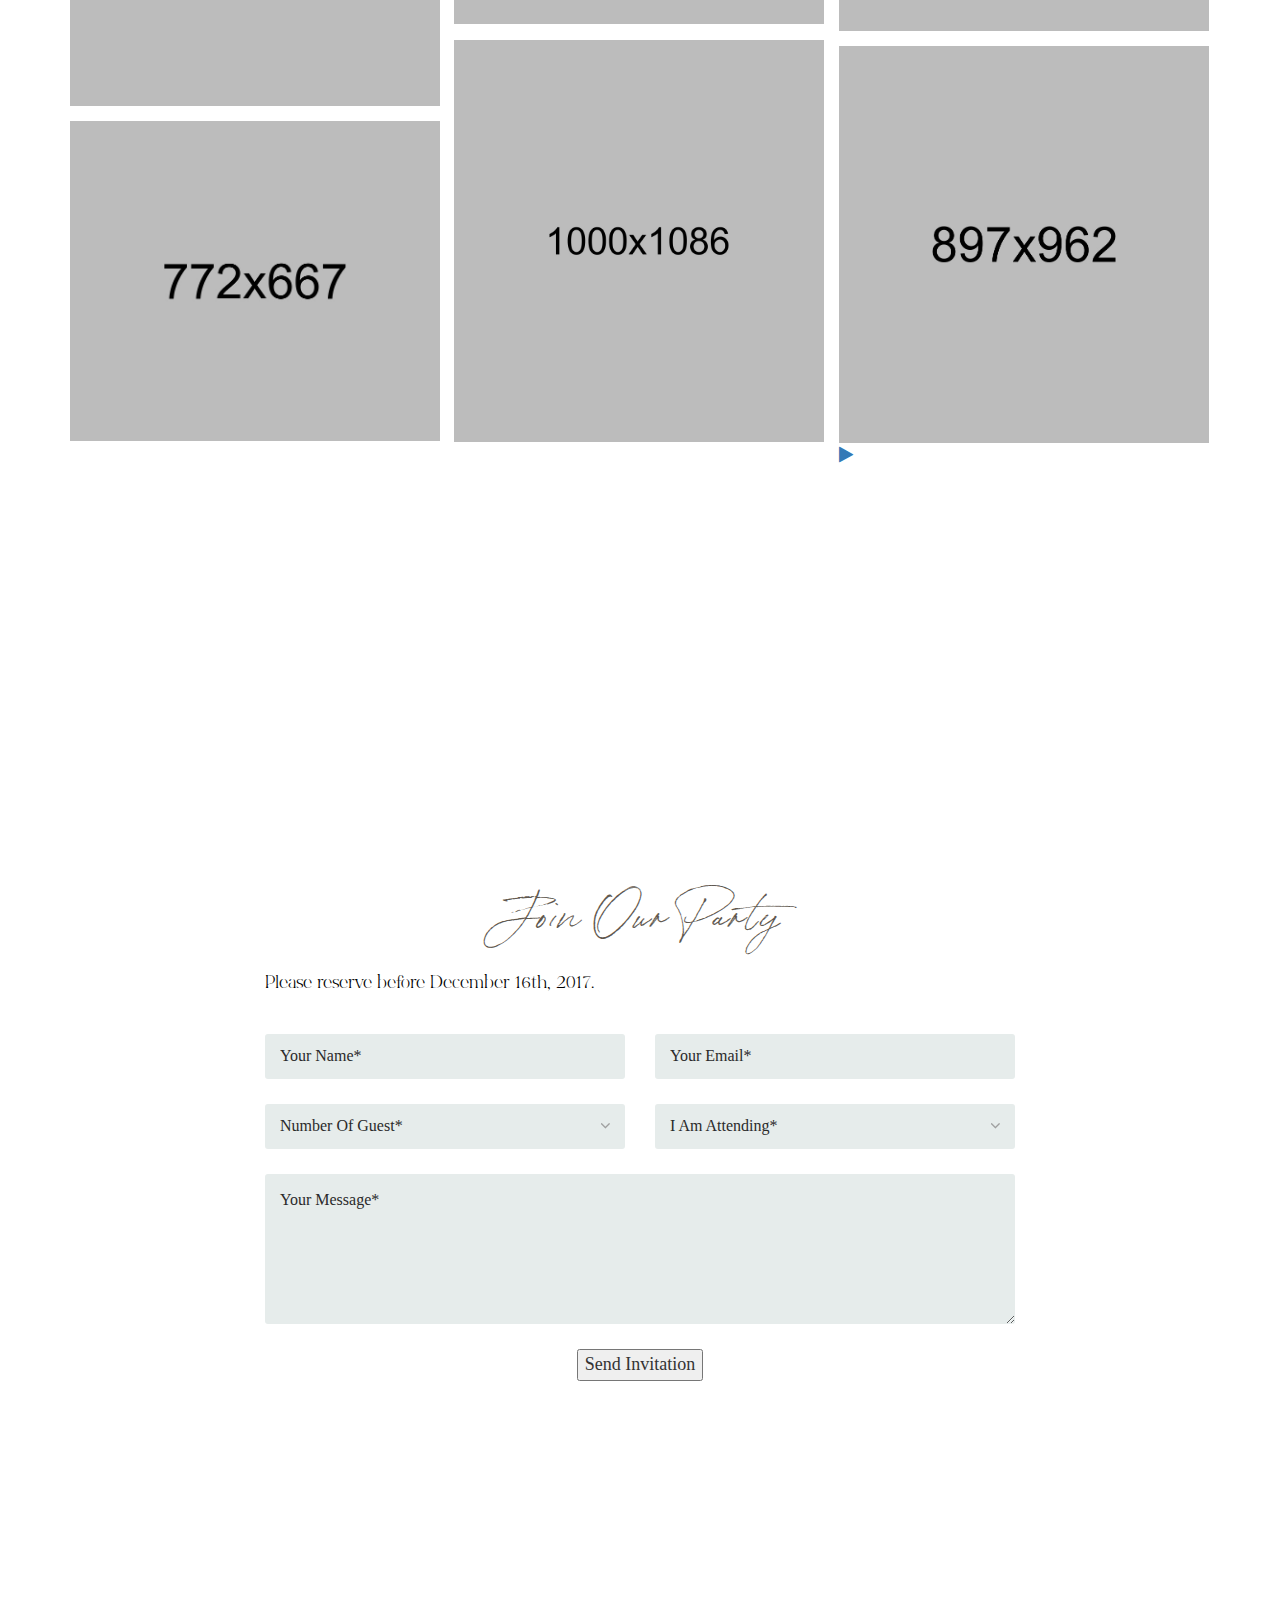
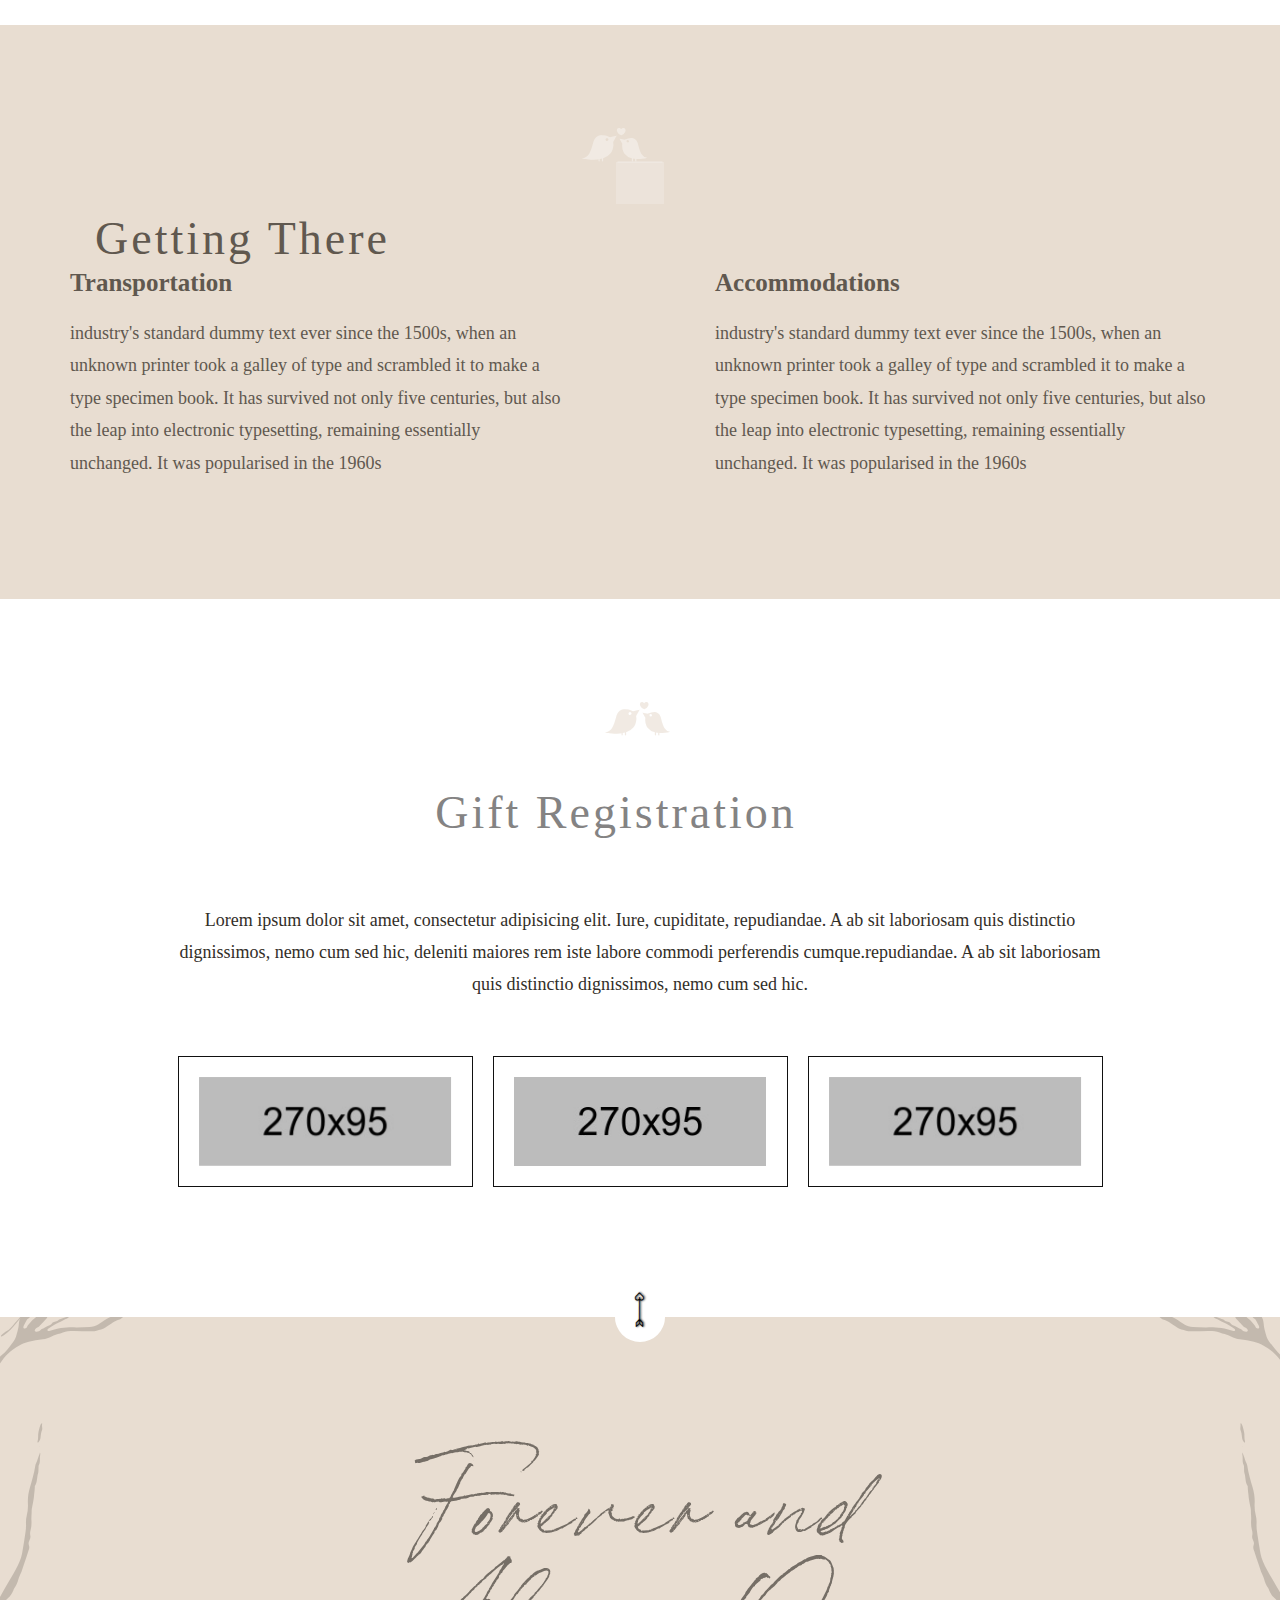
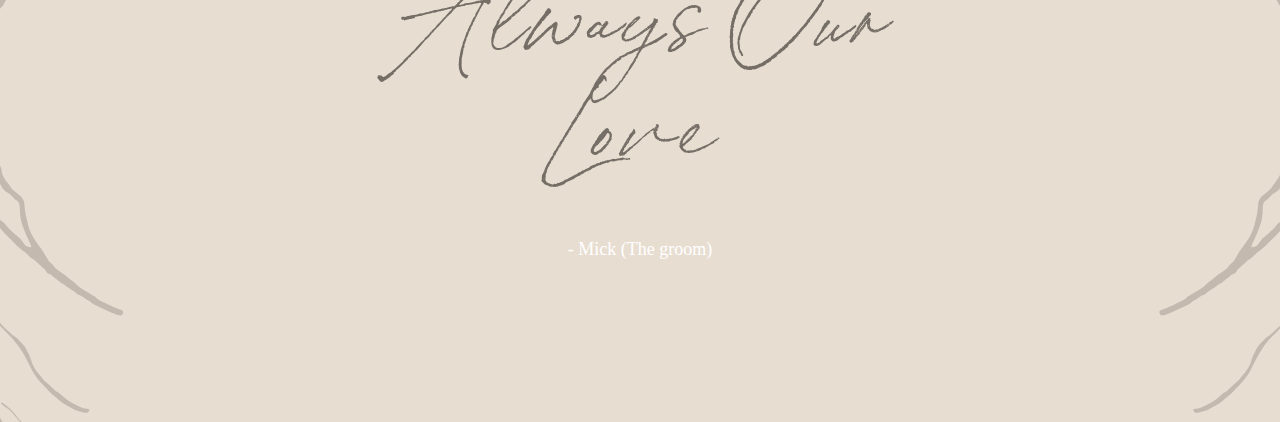
<file: index-6.html>
<!DOCTYPE html>
<html lang="en">
<head>
    <!-- Meta Tags -->
    <meta charset="utf-8">
    <meta http-equiv="X-UA-Compatible" content="IE=edge">
    <meta name="viewport" content="width=device-width, initial-scale=1">

    <!-- Page Title -->
    <title> Lovly Wedding - Responsive Wedding Template </title>

    <!-- Favicon and Touch Icons -->
    <link href="images/favicon/favicon.png" rel="shortcut icon" type="image/png">
    <link href="images/favicon/apple-touch-icon.png" rel="apple-touch-icon">
    <link href="images/favicon/apple-touch-icon-72x72.png" rel="apple-touch-icon" sizes="72x72">
    <link href="images/favicon/apple-touch-icon-114x114.png" rel="apple-touch-icon" sizes="114x114">
    <link href="images/favicon/apple-touch-icon-144x144.png" rel="apple-touch-icon" sizes="144x144">

    <!-- Icon fonts -->
    <link href="css/font-awesome.min.css" rel="stylesheet">
    <link href="css/flaticon.css" rel="stylesheet">

    <!-- Bootstrap core CSS -->
    <link href="css/bootstrap.min.css" rel="stylesheet">

    <!-- Plugins for this template -->
    <link href="css/animate.css" rel="stylesheet">
    <link href="css/owl.carousel.css" rel="stylesheet">
    <link href="css/owl.theme.css" rel="stylesheet">
    <link href="css/slick.css" rel="stylesheet">
    <link href="css/slick-theme.css" rel="stylesheet">
    <link href="css/owl.transitions.css" rel="stylesheet">
    <link href="css/jquery.fancybox.css" rel="stylesheet">
    <link href="css/magnific-popup.css" rel="stylesheet">

    <!-- Custom styles for this template -->
    <link href="css/style.css" rel="stylesheet">

    <!-- HTML5 shim and Respond.js for IE8 support of HTML5 elements and media queries -->
    <!--[if lt IE 9]>
    <script src="https://oss.maxcdn.com/html5shiv/3.7.3/html5shiv.min.js"></script>
    <script src="https://oss.maxcdn.com/respond/1.4.2/respond.min.js"></script>
    <![endif]-->

</head>

<body id="home">

    <!-- start page-wrapper -->
    <div class="page-wrapper">

        <!-- start preloader -->
        <div class="preloader">
            <div class="inner">
                <span class="icon"><i class="fi flaticon-two"></i></span>
            </div>
        </div>
        <!-- end preloader -->


        <!-- strat music-box -->
        <div class="music-box">
            <button class="music-box-toggle-btn">
                <i class="fa fa-music"></i>
            </button>

            <div class="music-holder">
                <iframe src="https://w.soundcloud.com/player/?url=https%3A//api.soundcloud.com/tracks/102137206&amp;auto_play=true&amp;hide_related=false&amp;show_comments=true&amp;show_user=true&amp;show_reposts=false&amp;visual=true"></iframe>
            </div>
        </div>
        <!-- end music box -->


        <!-- Start header -->
        <header id="header" class="site-header header-style-2">
            <nav class="navigation navbar navbar-default">
                <div class="container">
                    <div class="navbar-header">
                        <button type="button" class="open-btn">
                            <span class="sr-only">Toggle navigation</span>
                            <span class="icon-bar"></span>
                            <span class="icon-bar"></span>
                            <span class="icon-bar"></span>
                        </button>
                        <div class="couple-logo">
                            <h1><a href="#home">S <i class="fi flaticon-shape-1"></i> F</a></h1>
                        </div>
                    </div>
                    <div id="navbar" class="navbar-collapse collapse navbar-right navigation-holder">
                        <button class="close-navbar"><i class="fa fa-close"></i></button>
                        <ul class="nav navbar-nav">
                            <li><a href="#home">Home</a></li>
                            <li><a href="#couple">Couple</a></li>
                            <li><a href="#story">Story</a></li>
                            <li><a href="#events">Events</a></li>
                            <li><a href="#people">People</a></li>
                            <li><a href="#gallery">Gallery</a></li>
                            <li><a href="#rsvp">RSVP</a></li>
                            <li class="menu-item-has-children">
                                <a href="javascript:void(0);">Blog</a>
                                <ul class="sub-menu">
                                    <li><a href="blog.html">Blog</a></li>
                                    <li><a href="blog-details.html">Blog Details</a></li>
                                    <li class="menu-item-has-children">
                                        <a href="#Level3">Thidr level</a>
                                        <ul class="sub-menu">
                                            <li><a href="#">Level3</a></li>
                                            <li><a href="#">Level3</a></li>
                                            <li><a href="#">Level3</a></li>
                                        </ul>
                                    </li>
                                </ul>
                            </li>
                        </ul>
                    </div><!-- end of nav-collapse -->
                </div><!-- end of container -->
            </nav>
        </header>
        <!-- end of header -->


        <!-- start of hero -->
        <section class="hero">
            <div class="static-hero"></div>

            <div id="spirit-header" class="spirit-header">
                <canvas id="spirit-canvas"></canvas>
            </div>

            <div class="wedding-announcement">
                <div class="couple-name-merried-text">
                    <h2 class="wow slideInUp" data-wow-duration="1s">Suntina &amp; Famico</h2>
                    <div class="married-text wow fadeIn" data-wow-delay="1s">
                        <h4 class="">
                        <span class=" wow fadeInUp" data-wow-delay="1.05s">W</span>
                        <span class=" wow fadeInUp" data-wow-delay="1.10s">e</span>
                        <span class=" wow fadeInUp" data-wow-delay="1.15s">'</span>
                        <span class=" wow fadeInUp" data-wow-delay="1.20s">r</span>
                        <span class=" wow fadeInUp" data-wow-delay="1.25s">e</span>
                        <span>&nbsp;</span>
                        <span class=" wow fadeInUp" data-wow-delay="1.30s">g</span>
                        <span class=" wow fadeInUp" data-wow-delay="1.35s">e</span>
                        <span class=" wow fadeInUp" data-wow-delay="1.40s">t</span>
                        <span class=" wow fadeInUp" data-wow-delay="1.45s">t</span>
                        <span class=" wow fadeInUp" data-wow-delay="1.50s">i</span>
                        <span class=" wow fadeInUp" data-wow-delay="1.55s">n</span>
                        <span class=" wow fadeInUp" data-wow-delay="1.60s">g</span>
                        <span>&nbsp;</span>
                        <span class=" wow fadeInUp" data-wow-delay="1.65s">m</span>
                        <span class=" wow fadeInUp" data-wow-delay="1.70s">a</span>
                        <span class=" wow fadeInUp" data-wow-delay="1.75s">r</span>
                        <span class=" wow fadeInUp" data-wow-delay="1.80s">r</span>
                        <span class=" wow fadeInUp" data-wow-delay="1.85s">i</span>
                        <span class=" wow fadeInUp" data-wow-delay="1.90s">e</span>
                        <span class=" wow fadeInUp" data-wow-delay="1.95s">d</span>

                        </h4>
                    </div>
                    <!-- <i class="fa fa-heart"></i> -->
                </div>

                <div class="save-the-date">
                    <h4>Save the date</h4>
                    <span class="date">25 DEC 2017</span>
                </div>
            </div>
        </section>
        <!-- end of hero slider -->


        <!-- start wedding-couple-section -->
        <section class="wedding-couple-section section-padding" id="couple">
            <div class="container">
                <div class="row">
                    <div class="col col-xs-12">
                        <div class="gb groom">
                            <div class="img-holder wow fadeInLeftSlow">
                                <img src="images/couple/img-1.jpg" alt>
                            </div>
                            <div class="details">
                                <div class="details-inner">
                                    <h3>The groom</h3>
                                    <p>Hi I am suntina , dummy text of the printing and typesetting industry. Lorem Ipsum has been the industry's standard dummy text ever since the 1500s, when an unknown printer took a galley of type and scrambled it to make a type specimen book. It has survived not only five centuries.</p>
                                    <span class="signature">Suntina</span>
                                    <ul class="social-links">
                                        <li><a href="#"><i class="fa fa-facebook"></i></a></li>
                                        <li><a href="#"><i class="fa fa-twitter"></i></a></li>
                                        <li><a href="#"><i class="fa fa-pinterest"></i></a></li>
                                        <li><a href="#"><i class="fa fa-google-plus"></i></a></li>
                                    </ul>
                                </div>
                            </div>
                        </div>
                        <div class="gb bride">
                            <div class="details">
                                <div class="details-inner">
                                    <h3>The Bride</h3>
                                    <p>Hi I am suntina , dummy text of the printing and typesetting industry. Lorem Ipsum has been the industry's standard dummy text ever since the 1500s, when an unknown printer took a galley of type and scrambled it to make a type specimen book. It has survived not only five centuries.</p>
                                    <span class="signature">Famico</span>
                                    <ul class="social-links">
                                        <li><a href="#"><i class="fa fa-facebook"></i></a></li>
                                        <li><a href="#"><i class="fa fa-twitter"></i></a></li>
                                        <li><a href="#"><i class="fa fa-pinterest"></i></a></li>
                                        <li><a href="#"><i class="fa fa-google-plus"></i></a></li>
                                    </ul>
                                </div>
                            </div>
                            <div class="img-holder wow fadeInRightSlow">
                                <img src="images/couple/img-2.jpg" alt>
                            </div>
                        </div>
                    </div>
                </div> <!-- end row -->
            </div> <!-- end container -->
        </section>
        <!-- end wedding-couple-section -->


        <!-- start count-down-section -->
        <section class="count-down-section section-padding parallax" data-bg-image="images/countdown-bg.jpg" data-speed="7">
            <div class="container">
                <div class="row">
                    <div class="col col-md-4">
                        <h2><span>We are waiting for.....</span> The adventure</h2>
                    </div>
                    <div class="col col-md-7 col-md-offset-1">
                        <div class="count-down-clock">
                            <div id="clock">

                            </div>
                        </div>
                    </div>
                </div> <!-- end row -->
            </div> <!-- end container -->
        </section>
        <!-- end count-down-section -->


        <!-- start story-section -->
        <section class="story-section section-padding" id="story">
            <div class="container">
                <div class="row">
                    <div class="col col-xs-12">
                        <div class="section-title">
                            <div class="vertical-line"><span><i class="fi flaticon-two"></i></span></div>
                            <h2>Our love story</h2>
                        </div>
                    </div>
                </div> <!-- end section-title -->

                <div class="row">
                    <div class="col col-xs-12">
                        <div class="story-timeline">
                            <div class="row">
                                <div class="col col-md-6">
                                    <div class="story-text right-align-text">
                                        <h3>First meet</h3>
                                        <span class="date">Jan 12 2017</span>
                                        <p>A wonderful serenity has taken possession of my entire soul, like these sweet mornings of spring which I enjoy with my whole heart. I am alone, and feel the charm of existence in this spot, which was created for the bliss of souls like mine. I am so happy, my dear friend, </p>
                                    </div>
                                </div>
                                <div class="col col-md-6">
                                    <div class="img-holder">
                                        <img src="images/story/img-1.jpg" alt class="img img-responsive">
                                    </div>
                                </div>
                            </div>
                            <div class="row">
                                <div class="col col-md-6">
                                    <div class="img-holder right-align-text story-slider">
                                        <img src="images/story/img-2.jpg" alt class="img img-responsive">
                                        <img src="images/story/img-3.jpg" alt class="img img-responsive">
                                    </div>
                                </div>
                                <div class="col col-md-6 text-holder">
                                    <span class="heart">
                                        <i class="fa fa-heart"></i>
                                    </span>
                                    <div class="story-text">
                                        <h3>First date</h3>
                                        <span class="date">Feb 14 2017</span>
                                        <p>A wonderful serenity has taken possession of my entire soul, like these sweet mornings of spring which I enjoy with my whole heart. I am alone, and feel the charm of existence in this spot, which was created for the bliss of souls like mine. I am so happy, my dear friend, </p>
                                    </div>
                                </div>
                            </div>
                            <div class="row">
                                <div class="col col-md-6 text-holder right-heart">
                                    <span class="heart">
                                        <i class="fa fa-heart"></i>
                                    </span>
                                    <div class="story-text right-align-text">
                                        <h3>Proposal</h3>
                                        <span class="date">Apr 14 2017</span>
                                        <p>A wonderful serenity has taken possession of my entire soul, like these sweet mornings of spring which I enjoy with my whole heart. I am alone, and feel the charm of existence in this spot, which was created for the bliss of souls like mine. I am so happy, my dear friend, </p>
                                    </div>
                                </div>
                                <div class="col col-md-6">
                                    <div class="img-holder right-align-text story-slider">
                                        <img src="images/story/img-7.jpg" alt class="img img-responsive">
                                        <img src="images/story/img-5.jpg" alt class="img img-responsive">
                                    </div>
                                </div>
                            </div>
                            <div class="row">
                                <div class="col col-md-6">
                                    <div class="img-holder video-holder">
                                        <img src="images/story/img-8.jpg" alt class="img img-responsive">
                                        <a href="https://www.youtube.com/embed/XSGBVzeBUbk?autoplay=1" data-type="iframe" class="video-play-btn">
                                            <i class="fa fa-play"></i>
                                        </a>
                                    </div>
                                </div>
                                <div class="col col-md-6 text-holder">
                                    <span class="heart">
                                        <i class="fa fa-heart"></i>
                                    </span>
                                    <div class="story-text">
                                        <h3>Enagagement</h3>
                                        <span class="date">Jul 14 2017</span>
                                        <p>A wonderful serenity has taken possession of my entire soul, like these sweet mornings of spring which I enjoy with my whole heart. I am alone, and feel the charm of existence in this spot, which was created for the bliss of souls like mine. I am so happy, my dear friend, </p>
                                    </div>
                                </div>
                            </div>
                        </div>
                    </div>
                </div> <!-- end row -->
            </div> <!-- end container -->
        </section>
        <!-- end story-section -->


        <!-- start cta -->
        <section class="cta section-padding parallax" data-bg-image="images/cta-bg.jpg" data-speed="7">
            <div class="container">
                <div class="row">
                    <div class="col col-xs-12">
                        <h2><span>We are going to...</span> Celebrate Our Love</h2>
                    </div>
                </div> <!-- end row -->
            </div> <!-- end container -->
        </section>
        <!-- end cta -->


        <!-- start events-section -->
        <section class="events-section section-padding" id="events">
            <div class="container">
                <div class="row">
                    <div class="col col-xs-12">
                        <div class="section-title">
                            <div class="vertical-line"><span><i class="fi flaticon-two"></i></span></div>
                            <h2>Wedding events</h2>
                        </div>
                    </div>
                </div> <!-- end section-title -->

                <div class="row">
                    <div class="col col-lg-10 col-lg-offset-1">
                        <div class="event">
                            <div class="img-holder">
                                <img src="images/events/img-1.jpg" alt class="img img-responsive">
                            </div>
                            <div class="details">
                                <h3>The reception</h3>
                                <ul>
                                    <li><i class="fa fa-map-marker"></i> 32 big bro road, Chanpai, London.</li>
                                    <li><i class="fa fa-clock-o"></i> Nov 25 2017, 9AM - 5PM</li>
                                </ul>
                                <p>when an unknown printer took a galley of type and scrambled it to make a type specimen book. It has survived not only five centuries, but also the leap into electronic typesetting, remaining essentially unchanged. </p>
                                <a class="see-location-btn popup-gmaps" href="https://www.google.com/maps/embed?pb=!1m18!1m12!1m3!1d25211.21212385712!2d144.95275648773628!3d-37.82748510398018!2m3!1f0!2f0!3f0!3m2!1i1024!2i768!4f13.1!3m3!1m2!1s0x6ad642af0f11fd81%3A0x5045675218ce7e0!2zTWVsYm91cm5lIFZJQyAzMDA0LCDgpoXgprjgp43gpp_gp43gprDgp4fgprLgpr_gpq_gprzgpr4!5e0!3m2!1sbn!2sbd!4v1503742051881">
                                    See location <i class="fa fa-angle-right"></i>
                                </a>
                            </div>
                        </div>
                        <div class="event">
                            <div class="img-holder">
                                <img src="images/events/img-2.jpg" alt class="img img-responsive">
                            </div>
                            <div class="details">
                                <h3>Wedding party</h3>
                                <ul>
                                    <li><i class="fa fa-map-marker"></i> 32 big bro road, Chanpai, London.</li>
                                    <li><i class="fa fa-clock-o"></i> Nov 25 2017, 9AM - 5PM</li>
                                </ul>
                                <p>when an unknown printer took a galley of type and scrambled it to make a type specimen book. It has survived not only five centuries, but also the leap into electronic typesetting, remaining essentially unchanged. </p>
                                <a class="see-location-btn popup-gmaps" href="https://www.google.com/maps/embed?pb=!1m18!1m12!1m3!1d3152.0160484383277!2d144.99053291585201!3d-37.81309307975254!2m3!1f0!2f0!3f0!3m2!1i1024!2i768!4f13.1!3m3!1m2!1s0x6ad642ef89a7e023%3A0xb1353055e38c1ab8!2sNew+York+Tomato+Cafe!5e0!3m2!1sbn!2sbd!4v1503743893919">
                                    See location <i class="fa fa-angle-right"></i>
                                </a>
                            </div>
                        </div>
                    </div>
                </div> <!-- end row -->
            </div> <!-- end container -->
        </section>
        <!-- end events-section -->


        <!-- start inportant-people-section -->
        <section class="inportant-people-section section-padding" id="people">
            <div class="container">
                <div class="row">
                    <div class="col col-xs-12">
                        <div class="section-title">
                            <div class="vertical-line"><span><i class="fi flaticon-two"></i></span></div>
                            <h2>Groomsmen &amp; Bridesmaid</h2>
                        </div>
                    </div>
                </div> <!-- end section-title -->

                <div class="row">
                    <div class="col col-xs-12">
                        <div class="inportant-people-content">
                            <div class="tablist">
                                <ul class="nav">
                                    <li class="active">
                                        <a href="#groomsmen" data-toggle="tab">Groomsmen</a>
                                    </li>
                                    <li>
                                        <a href="#bridesmaid" data-toggle="tab">Bridesmaid</a>
                                    </li>
                                </ul>
                            </div>

                            <div class="tab-content">
                                <div class="tab-pane fade in active grid-wrapper" id="groomsmen">
                                    <div class="grid">
                                        <div class="img-holder">
                                            <a href="images/groomsmen/img-1.jpg" class="popup-image">
                                                <img src="images/groomsmen/img-1.jpg" alt class="img img-responsive">
                                            </a>
                                        </div>
                                        <div class="details">
                                            <h3>Jhon Michel</h3>
                                            <span>Best man</span>
                                            <ul class="social-links">
                                                <li><a href="#"><i class="fa fa-facebook"></i></a></li>
                                                <li><a href="#"><i class="fa fa-twitter"></i></a></li>
                                                <li><a href="#"><i class="fa fa-pinterest"></i></a></li>
                                                <li><a href="#"><i class="fa fa-vimeo"></i></a></li>
                                            </ul>
                                        </div>
                                    </div>
                                    <div class="grid">
                                        <div class="img-holder">
                                            <a href="images/groomsmen/img-2.jpg" class="popup-image">
                                                <img src="images/groomsmen/img-2.jpg" alt class="img img-responsive">
                                            </a>
                                        </div>
                                        <div class="details">
                                            <h3>Chasmoos jhon</h3>
                                            <span>Best friden</span>
                                            <ul class="social-links">
                                                <li><a href="#"><i class="fa fa-facebook"></i></a></li>
                                                <li><a href="#"><i class="fa fa-twitter"></i></a></li>
                                                <li><a href="#"><i class="fa fa-pinterest"></i></a></li>
                                                <li><a href="#"><i class="fa fa-vimeo"></i></a></li>
                                            </ul>
                                        </div>
                                    </div>
                                    <div class="grid">
                                        <div class="img-holder">
                                            <a href="images/groomsmen/img-3.jpg" class="popup-image">
                                                <img src="images/groomsmen/img-3.jpg" alt class="img img-responsive">
                                            </a>
                                        </div>
                                        <div class="details">
                                            <h3>Kaiste pate</h3>
                                            <span>Friend</span>
                                            <ul class="social-links">
                                                <li><a href="#"><i class="fa fa-facebook"></i></a></li>
                                                <li><a href="#"><i class="fa fa-twitter"></i></a></li>
                                                <li><a href="#"><i class="fa fa-pinterest"></i></a></li>
                                                <li><a href="#"><i class="fa fa-vimeo"></i></a></li>
                                            </ul>
                                        </div>
                                    </div>
                                    <div class="grid">
                                        <div class="img-holder">
                                            <a href="images/groomsmen/img-4.jpg" class="popup-image">
                                                <img src="images/groomsmen/img-4.jpg" alt class="img img-responsive">
                                            </a>
                                        </div>
                                        <div class="details">
                                            <h3>Hatu Michel</h3>
                                            <span>Friend</span>
                                            <ul class="social-links">
                                                <li><a href="#"><i class="fa fa-facebook"></i></a></li>
                                                <li><a href="#"><i class="fa fa-twitter"></i></a></li>
                                                <li><a href="#"><i class="fa fa-pinterest"></i></a></li>
                                                <li><a href="#"><i class="fa fa-vimeo"></i></a></li>
                                            </ul>
                                        </div>
                                    </div>
                                    <div class="grid">
                                        <div class="img-holder">
                                            <a href="images/groomsmen/img-5.jpg" class="popup-image">
                                                <img src="images/groomsmen/img-5.jpg" alt class="img img-responsive">
                                            </a>
                                        </div>
                                        <div class="details">
                                            <h3>Michel doin</h3>
                                            <span>Friend</span>
                                            <ul class="social-links">
                                                <li><a href="#"><i class="fa fa-facebook"></i></a></li>
                                                <li><a href="#"><i class="fa fa-twitter"></i></a></li>
                                                <li><a href="#"><i class="fa fa-pinterest"></i></a></li>
                                                <li><a href="#"><i class="fa fa-vimeo"></i></a></li>
                                            </ul>
                                        </div>
                                    </div>
                                    <div class="grid">
                                        <div class="img-holder">
                                            <a href="images/groomsmen/img-6.jpg" class="popup-image">
                                                <img src="images/groomsmen/img-6.jpg" alt class="img img-responsive">
                                            </a>
                                        </div>
                                        <div class="details">
                                            <h3>Topper jone</h3>
                                            <span>Friend</span>
                                            <ul class="social-links">
                                                <li><a href="#"><i class="fa fa-facebook"></i></a></li>
                                                <li><a href="#"><i class="fa fa-twitter"></i></a></li>
                                                <li><a href="#"><i class="fa fa-pinterest"></i></a></li>
                                                <li><a href="#"><i class="fa fa-vimeo"></i></a></li>
                                            </ul>
                                        </div>
                                    </div>
                                </div>

                                <div class="tab-pane fade grid-wrapper" id="bridesmaid">
                                    <div class="grid">
                                        <div class="img-holder">
                                            <a href="images/bridesmaid/img-1.jpg" class="popup-image">
                                                <img src="images/bridesmaid/img-1.jpg" alt class="img img-responsive">
                                            </a>
                                        </div>
                                        <div class="details">
                                            <h3>Rachel Li</h3>
                                            <span>Made of honor</span>
                                            <ul class="social-links">
                                                <li><a href="#"><i class="fa fa-facebook"></i></a></li>
                                                <li><a href="#"><i class="fa fa-twitter"></i></a></li>
                                                <li><a href="#"><i class="fa fa-pinterest"></i></a></li>
                                                <li><a href="#"><i class="fa fa-vimeo"></i></a></li>
                                            </ul>
                                        </div>
                                    </div>
                                    <div class="grid">
                                        <div class="img-holder">
                                            <a href="images/bridesmaid/img-2.jpg" class="popup-image">
                                                <img src="images/bridesmaid/img-2.jpg" alt class="img img-responsive">
                                            </a>
                                        </div>
                                        <div class="details">
                                            <h3>Male Vign</h3>
                                            <span>Best friend</span>
                                            <ul class="social-links">
                                                <li><a href="#"><i class="fa fa-facebook"></i></a></li>
                                                <li><a href="#"><i class="fa fa-twitter"></i></a></li>
                                                <li><a href="#"><i class="fa fa-pinterest"></i></a></li>
                                                <li><a href="#"><i class="fa fa-vimeo"></i></a></li>
                                            </ul>
                                        </div>
                                    </div>
                                    <div class="grid">
                                        <div class="img-holder">
                                            <a href="images/bridesmaid/img-3.jpg" class="popup-image">
                                                <img src="images/bridesmaid/img-3.jpg" alt class="img img-responsive">
                                            </a>
                                        </div>
                                        <div class="details">
                                            <h3>Jonny Mich</h3>
                                            <span>Friend</span>
                                            <ul class="social-links">
                                                <li><a href="#"><i class="fa fa-facebook"></i></a></li>
                                                <li><a href="#"><i class="fa fa-twitter"></i></a></li>
                                                <li><a href="#"><i class="fa fa-pinterest"></i></a></li>
                                                <li><a href="#"><i class="fa fa-vimeo"></i></a></li>
                                            </ul>
                                        </div>
                                    </div>
                                    <div class="grid">
                                        <div class="img-holder">
                                            <a href="images/bridesmaid/img-4.jpg" class="popup-image">
                                                <img src="images/bridesmaid/img-4.jpg" alt class="img img-responsive">
                                            </a>
                                        </div>
                                        <div class="details">
                                            <h3>Brodd Wid</h3>
                                            <span>Friend</span>
                                            <ul class="social-links">
                                                <li><a href="#"><i class="fa fa-facebook"></i></a></li>
                                                <li><a href="#"><i class="fa fa-twitter"></i></a></li>
                                                <li><a href="#"><i class="fa fa-pinterest"></i></a></li>
                                                <li><a href="#"><i class="fa fa-vimeo"></i></a></li>
                                            </ul>
                                        </div>
                                    </div>
                                    <div class="grid">
                                        <div class="img-holder">
                                            <a href="images/bridesmaid/img-5.jpg" class="popup-image">
                                                <img src="images/bridesmaid/img-5.jpg" alt class="img img-responsive">
                                            </a>
                                        </div>
                                        <div class="details">
                                            <h3>Nokshal bedi</h3>
                                            <span>Friend</span>
                                            <ul class="social-links">
                                                <li><a href="#"><i class="fa fa-facebook"></i></a></li>
                                                <li><a href="#"><i class="fa fa-twitter"></i></a></li>
                                                <li><a href="#"><i class="fa fa-pinterest"></i></a></li>
                                                <li><a href="#"><i class="fa fa-vimeo"></i></a></li>
                                            </ul>
                                        </div>
                                    </div>
                                    <div class="grid">
                                        <div class="img-holder">
                                            <a href="images/bridesmaid/img-6.jpg" class="popup-image">
                                                <img src="images/bridesmaid/img-6.jpg" alt class="img img-responsive">
                                            </a>
                                        </div>
                                        <div class="details">
                                            <h3>Holly Fie</h3>
                                            <span>Friend</span>
                                            <ul class="social-links">
                                                <li><a href="#"><i class="fa fa-facebook"></i></a></li>
                                                <li><a href="#"><i class="fa fa-twitter"></i></a></li>
                                                <li><a href="#"><i class="fa fa-pinterest"></i></a></li>
                                                <li><a href="#"><i class="fa fa-vimeo"></i></a></li>
                                            </ul>
                                        </div>
                                    </div>
                                </div>
                            </div>
                        </div>
                    </div>
                </div> <!-- end row -->
            </div> <!-- end container -->
        </section>
        <!-- end inportant-people-section -->


        <!-- start gallery-section -->
        <section class="gallery-section section-padding" id="gallery">
            <div class="container">
                <div class="row">
                    <div class="col col-xs-12">
                        <div class="section-title">
                            <div class="vertical-line"><span><i class="fi flaticon-two"></i></span></div>
                            <h2>Our gallery</h2>
                        </div>
                    </div>
                </div> <!-- end section-title -->

                <div class="row">
                    <div class="col col-xs-12 sortable-gallery">
                        <div class="gallery-filters">
                            <ul>
                                <li><a data-filter="*" href="#" class="current">All</a></li>
                                <li><a data-filter=".wedding" href="#">Wedding</a></li>
                                <li><a data-filter=".ceremony" href="#">Ceremony</a></li>
                                <li><a data-filter=".party" href="#">Party</a></li>
                            </ul>
                        </div>

                        <div class="gallery-container gallery-fancybox masonry-gallery">
                            <div class="grid wedding">
                                <a href="images/gallery/img-1.jpg" class="fancybox" data-fancybox-group="gall-1">
                                    <img src="images/gallery/img-1.jpg" alt class="img img-responsive">
                                </a>
                            </div>
                            <div class="grid wedding ceremony">
                                <a href="images/gallery/img-2.jpg" class="fancybox" data-fancybox-group="gall-1">
                                    <img src="images/gallery/img-2.jpg" alt class="img img-responsive">
                                </a>
                            </div>
                            <div class="grid ceremony eudcation">
                                <a href="images/gallery/img-3.jpg" class="fancybox" data-fancybox-group="gall-1">
                                    <img src="images/gallery/img-3.jpg" alt class="img img-responsive">
                                </a>
                            </div>
                            <div class="grid wedding party">
                                <a href="images/gallery/img-4.jpg" class="fancybox" data-fancybox-group="gall-1">
                                    <img src="images/gallery/img-4.jpg" alt class="img img-responsive">
                                </a>
                            </div>
                            <div class="grid ceremony">
                                <a href="images/gallery/img-5.jpg" class="fancybox" data-fancybox-group="gall-1">
                                    <img src="images/gallery/img-5.jpg" alt class="img img-responsive">
                                </a>
                            </div>
                            <div class="grid party">
                                <a href="images/gallery/img-6.jpg" class="fancybox" data-fancybox-group="gall-1">
                                    <img src="images/gallery/img-6.jpg" alt class="img img-responsive">
                                </a>
                            </div>
                            <div class="grid wedding">
                                <a href="images/gallery/img-7.jpg" class="fancybox" data-fancybox-group="gall-1">
                                    <img src="images/gallery/img-7.jpg" alt class="img img-responsive">
                                </a>
                            </div>
                            <div class="grid ceremony">
                               <!--  <a href="images/gallery/img-8.jpg" class="fancybox" data-fancybox-group="gall-1">
                                    <img src="images/gallery/img-8.jpg" alt class="img img-responsive">
                                </a> -->
                                <a href="https://www.youtube.com/embed/XSGBVzeBUbk?autoplay=1" data-type="iframe" class="video-play-btn">
                                    <img src="images/gallery/img-8.jpg" alt class="img img-responsive">
                                    <i class="fa fa-play"></i>
                                </a>

                            </div>
                            <div class="grid ceremony">
                                <a href="images/gallery/img-9.jpg" class="fancybox" data-fancybox-group="gall-1">
                                    <img src="images/gallery/img-9.jpg" alt class="img img-responsive">
                                </a>
                            </div>
                        </div>
                    </div>
                </div> <!-- end row -->
            </div> <!-- end container -->
        </section>
        <!-- end gallery-section -->


        <!-- start rsvp-section -->
        <section class="rsvp-section section-padding parallax" data-bg-image="images/rsvp-bg.jpg" data-speed="7" id="rsvp">
            <div class="container">
                <div class="row">
                    <div class="col col-xs-12">
                        <div class="section-title-white">
                            <div class="vertical-line"><span><i class="fi flaticon-two"></i></span></div>
                            <h2>Join our party</h2>
                        </div>
                    </div>
                </div> <!-- end section-title -->

                <div class="row content">
                    <div class="col col-lg-8 col-lg-offset-2 col-md-10 col-md-offset-1">
                        <p>Please reserve before December 16th, 2017.</p>
                        <form id="rsvp-form" class="form validate-rsvp-form row" method="post">
                            <div class="col col-sm-6">
                                <input type="text" name="name" class="form-control" placeholder="Your Name*">
                            </div>
                            <div class="col col-sm-6">
                                <input type="email" name="email" class="form-control" placeholder="Your Email*">
                            </div>
                            <div class="col col-sm-6">
                                <select class="form-control" name="guest" >
                                    <option disabled selected>Number Of Guest*</option>
                                    <option>1</option>
                                    <option>2</option>
                                    <option>3</option>
                                    <option>4</option>
                                </select>
                            </div>
                            <div class="col col-sm-6">
                                <select class="form-control" name="events" >
                                    <option disabled selected>I Am Attending*</option>
                                    <option>Al events</option>
                                    <option>Wedding ceremony</option>
                                    <option>Reception party</option>
                                </select>
                            </div>
                            <div class="col col-sm-12">
                                <textarea class="form-control" name="notes" placeholder="Your Message*"></textarea>
                            </div>
                            <div class="col col-sm-12 submit-btn">
                                <button type="submit" class="submit">Send Invitation</button>
                                <span id="loader"><i class="fa fa-refresh fa-spin fa-3x fa-fw"></i></span>
                            </div>
                            <div class="col col-md-12 success-error-message">
                                <div id="success">Thank you</div>
                                <div id="error"> Error occurred while sending email. Please try again later. </div>
                            </div>
                        </form>
                    </div>
                </div> <!-- end row -->
            </div> <!-- end container -->
        </section>
        <!-- end rsvp-section -->


        <!-- start getting-there-section -->
        <section class="getting-there-section section-padding">
            <div class="container">
                <div class="row">
                    <div class="col col-xs-12">
                        <div class="section-title-white">
                            <div class="vertical-line"><span><i class="fi flaticon-two"></i></span></div>
                            <h2>Getting there</h2>
                        </div>
                    </div>
                </div> <!-- end section-title -->

                <div class="row content">
                    <div class="col col-md-6">
                        <h3>Transportation</h3>
                        <p> industry's standard dummy text ever since the 1500s, when an unknown printer took a galley of type and scrambled it to make a type specimen book. It has survived not only five centuries, but also the leap into electronic typesetting, remaining essentially unchanged. It was popularised in the 1960s</p>
                    </div>
                    <div class="col col-md-6">
                        <h3>Accommodations</h3>
                        <p> industry's standard dummy text ever since the 1500s, when an unknown printer took a galley of type and scrambled it to make a type specimen book. It has survived not only five centuries, but also the leap into electronic typesetting, remaining essentially unchanged. It was popularised in the 1960s</p>
                    </div>
                </div> <!-- end row -->
            </div> <!-- end container -->
        </section>
        <!-- end getting-there-section -->


        <!-- start gift-registration-section -->
        <section class="gift-registration-section section-padding">
            <div class="container">
                <div class="row">
                    <div class="col col-xs-12">
                        <div class="section-title">
                            <div class="vertical-line"><span><i class="fi flaticon-two"></i></span></div>
                            <h2>Gift registration</h2>
                        </div>
                    </div>
                </div> <!-- end section-title -->

                <div class="row content">
                    <div class="col col-lg-10 col-lg-offset-1">
                        <p>Lorem ipsum dolor sit amet, consectetur adipisicing elit. Iure, cupiditate, repudiandae. A ab sit laboriosam quis distinctio dignissimos, nemo cum sed hic, deleniti maiores rem iste labore commodi perferendis cumque.repudiandae. A ab sit laboriosam quis distinctio dignissimos, nemo cum sed hic.</p>

                        <div class="gif-registration-slider">
                            <div class="register">
                                <img src="images/gift/img-1.jpg" alt class="img img-responsive">
                            </div>
                            <div class="register">
                                <img src="images/gift/img-2.jpg" alt class="img img-responsive">
                            </div>
                            <div class="register">
                                <img src="images/gift/img-3.jpg" alt class="img img-responsive">
                            </div>
                            <div class="register">
                                <img src="images/gift/img-1.jpg" alt class="img img-responsive">
                            </div>
                            <div class="register">
                                <img src="images/gift/img-2.jpg" alt class="img img-responsive">
                            </div>
                        </div>
                    </div>
                </div> <!-- end row -->
            </div> <!-- end container -->
        </section>
        <!-- end gift-registration-section -->


        <!-- start footer -->
        <footer class="site-footer">
            <div class="back-to-top">
                <a href="#" class="back-to-top-btn"><span><i class="fi flaticon-cupid"></i></span></a>
            </div>
            <div class="container">
                <div class="row">
                    <div class="col col-xs-12">
                        <h2>Forever and Always Our Love</h2>
                        <span>- Mick (The groom)</span>
                    </div>
                </div> <!-- end row -->
            </div> <!-- end container -->
        </footer>
        <!-- end footer -->

    </div>
    <!-- end of page-wrapper -->



    <!-- All JavaScript files
    ================================================== -->
    <script src="js/jquery.min.js"></script>
    <script src="js/bootstrap.min.js"></script>

    <!-- Plugins for this template -->
    <script src="js/jquery-plugin-collection.js"></script>
    <script src="js/spirit.js"></script>

    <!-- Custom script for this template -->
    <script src="js/script.js"></script>
</body>
</html>
</file>
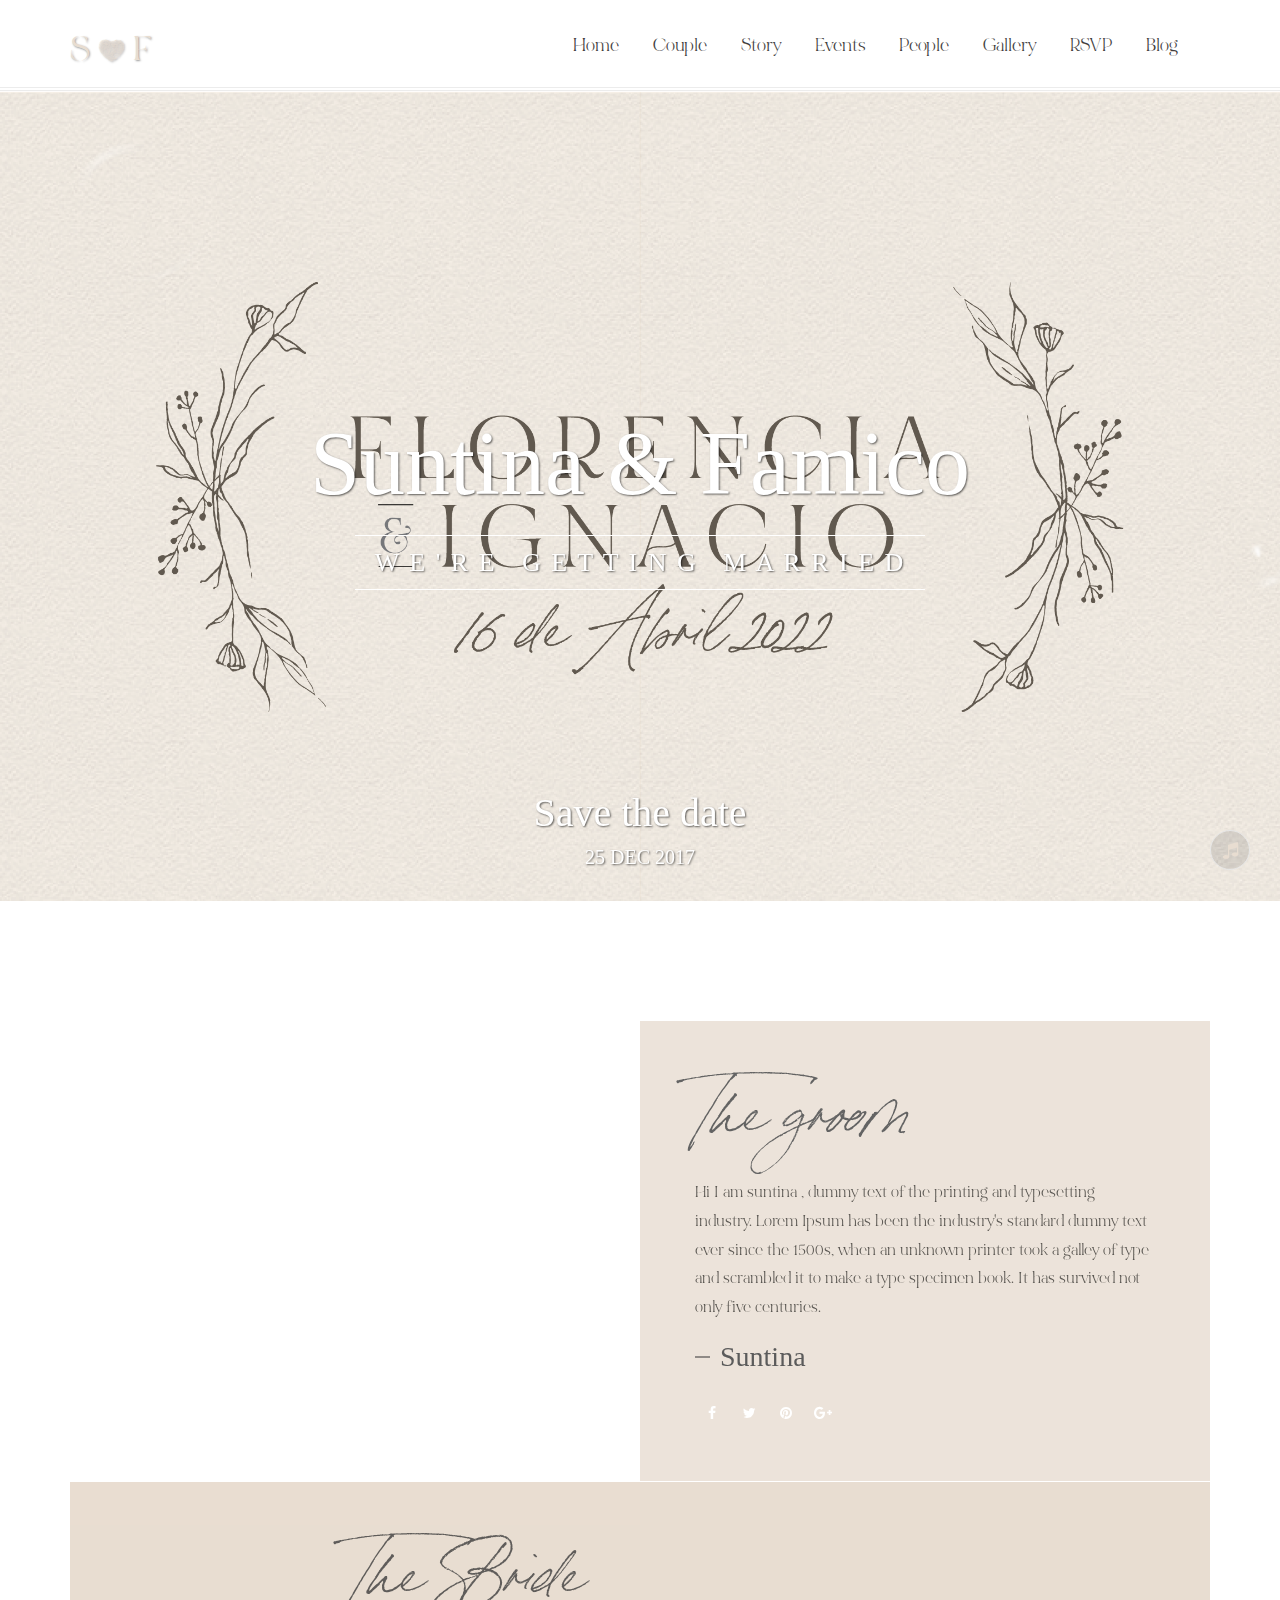
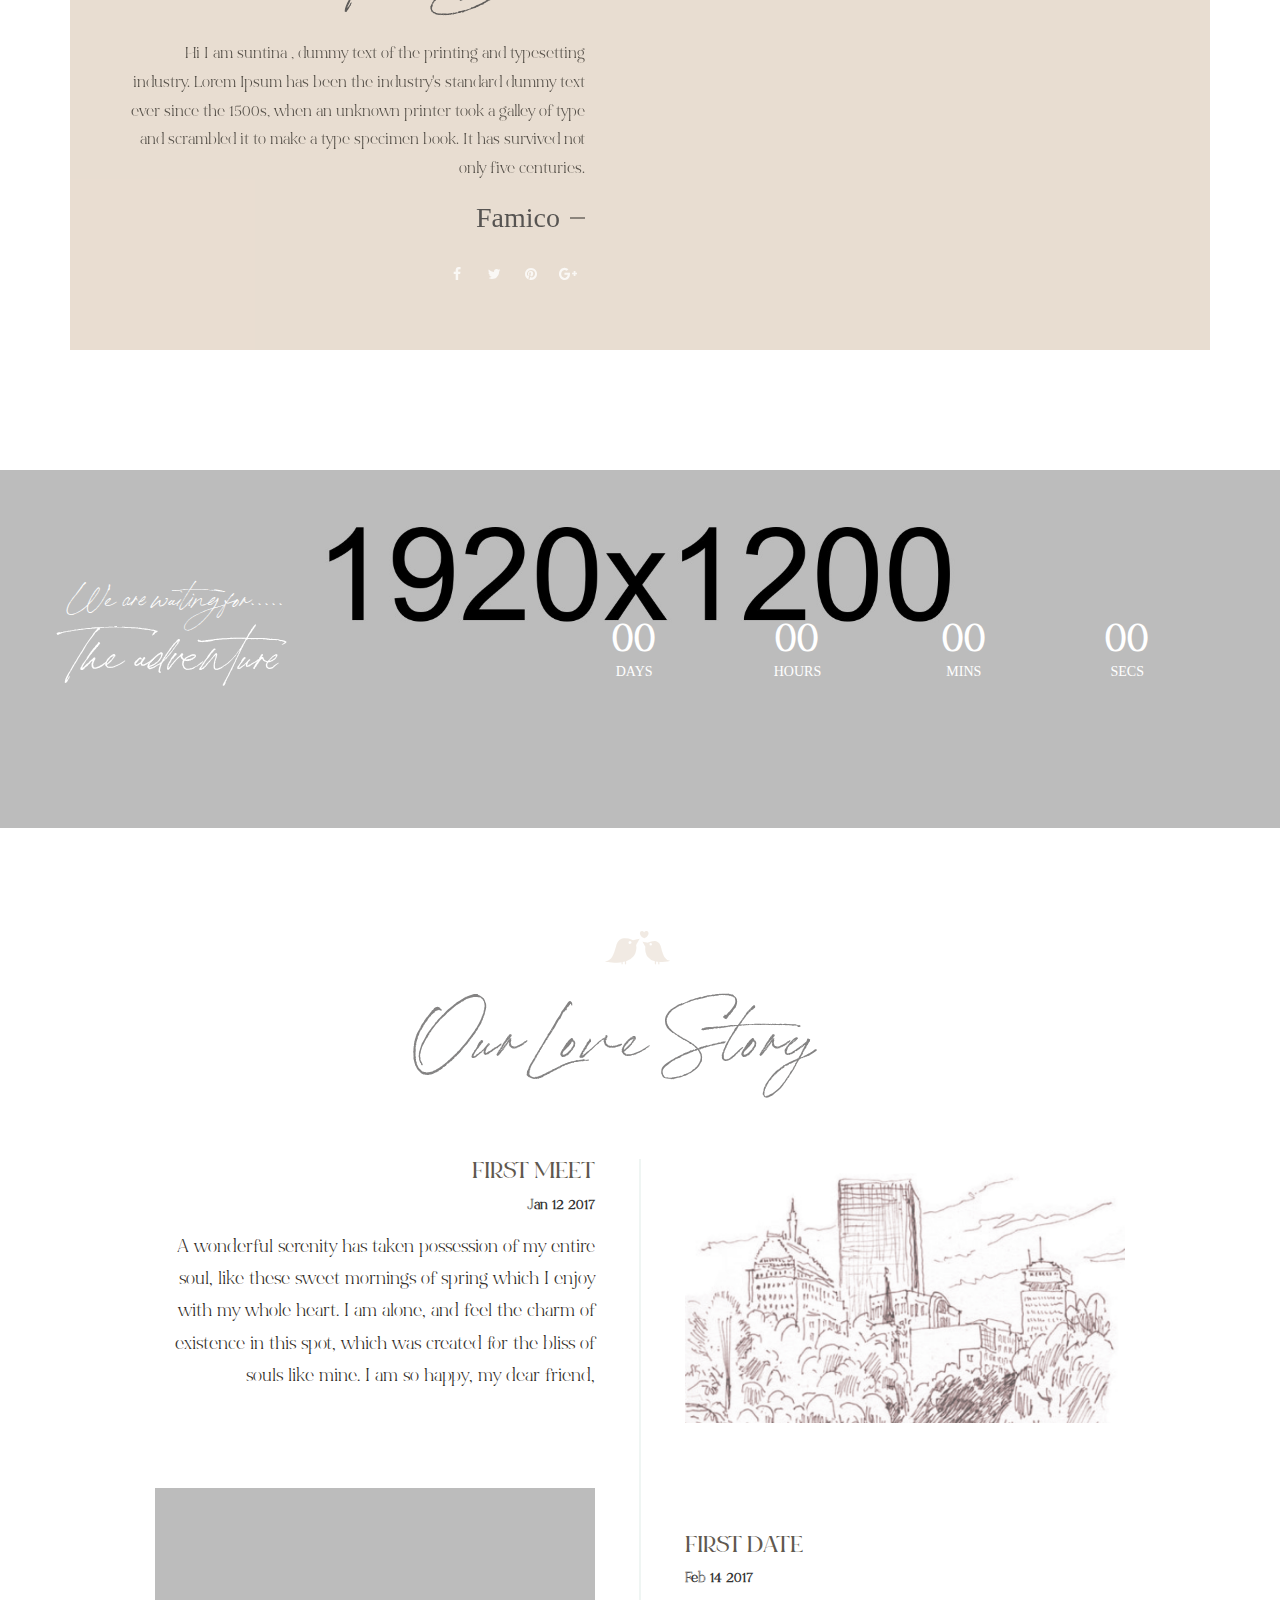
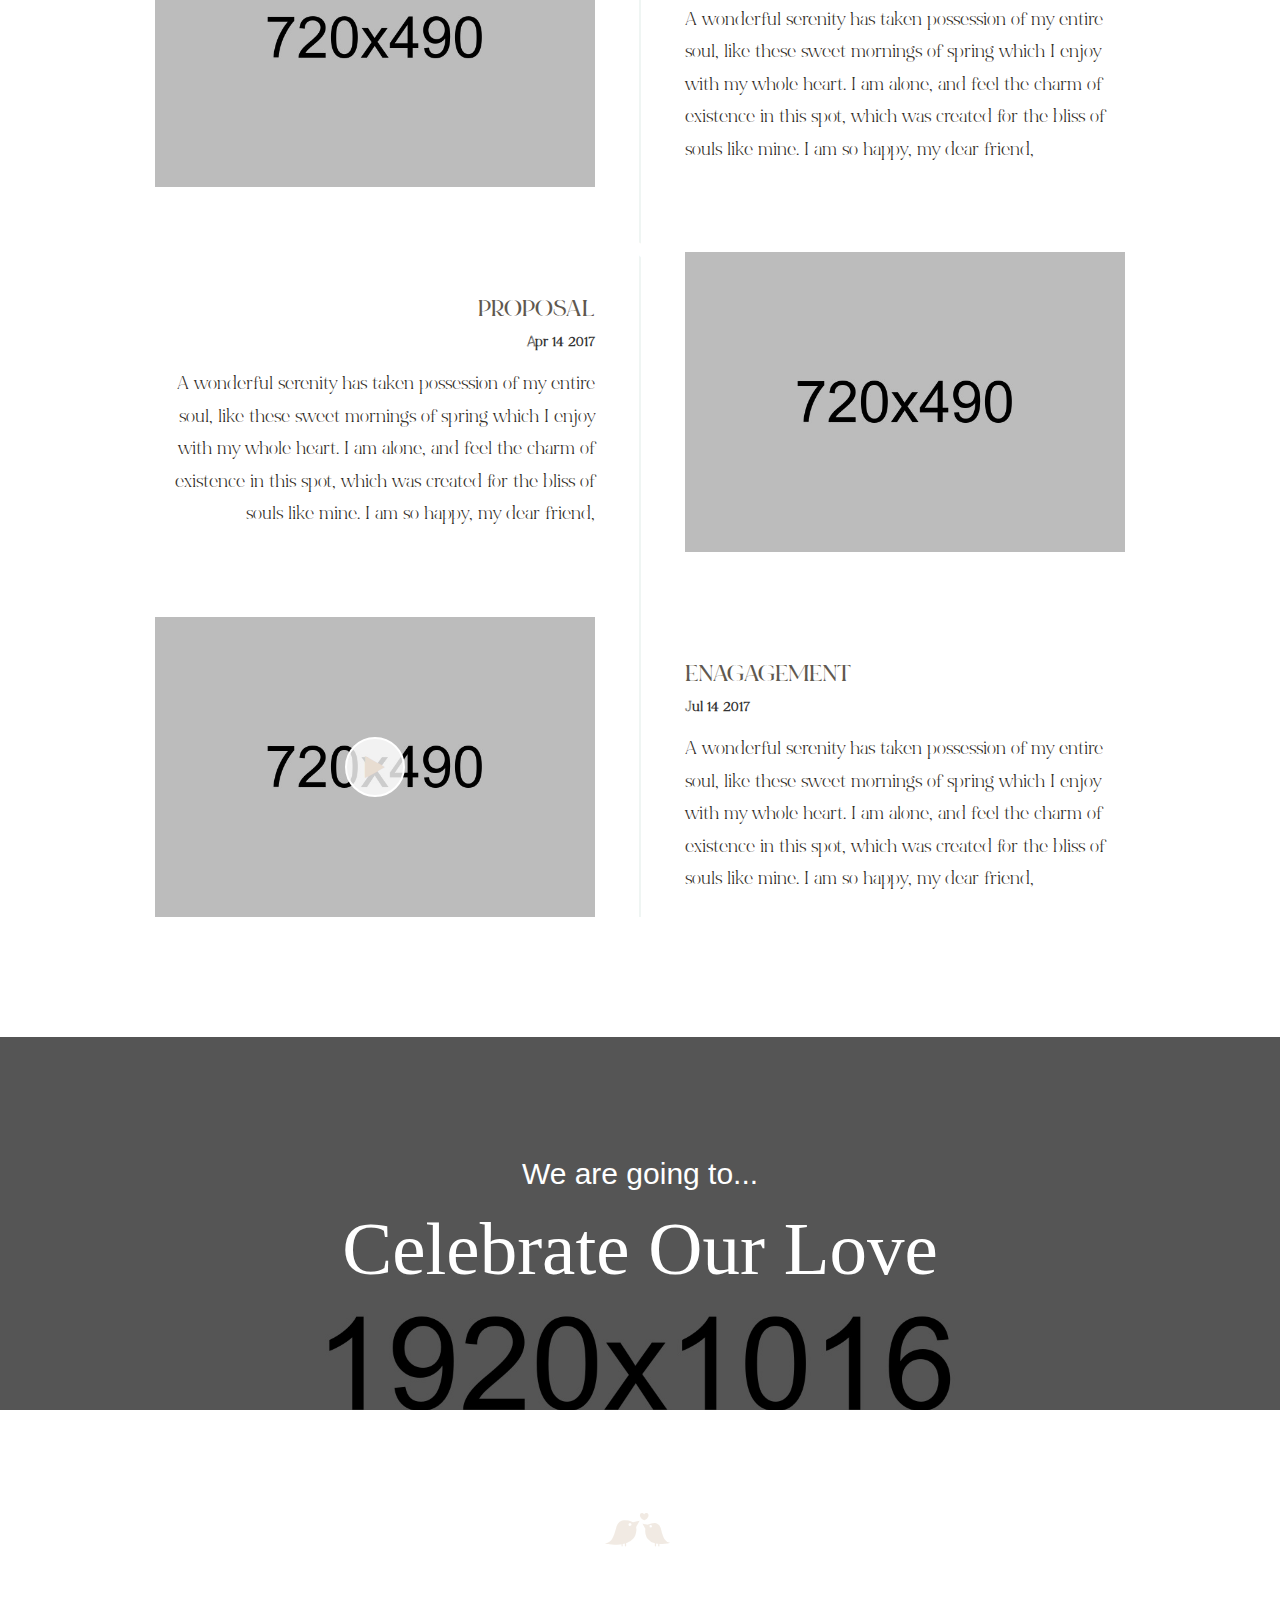
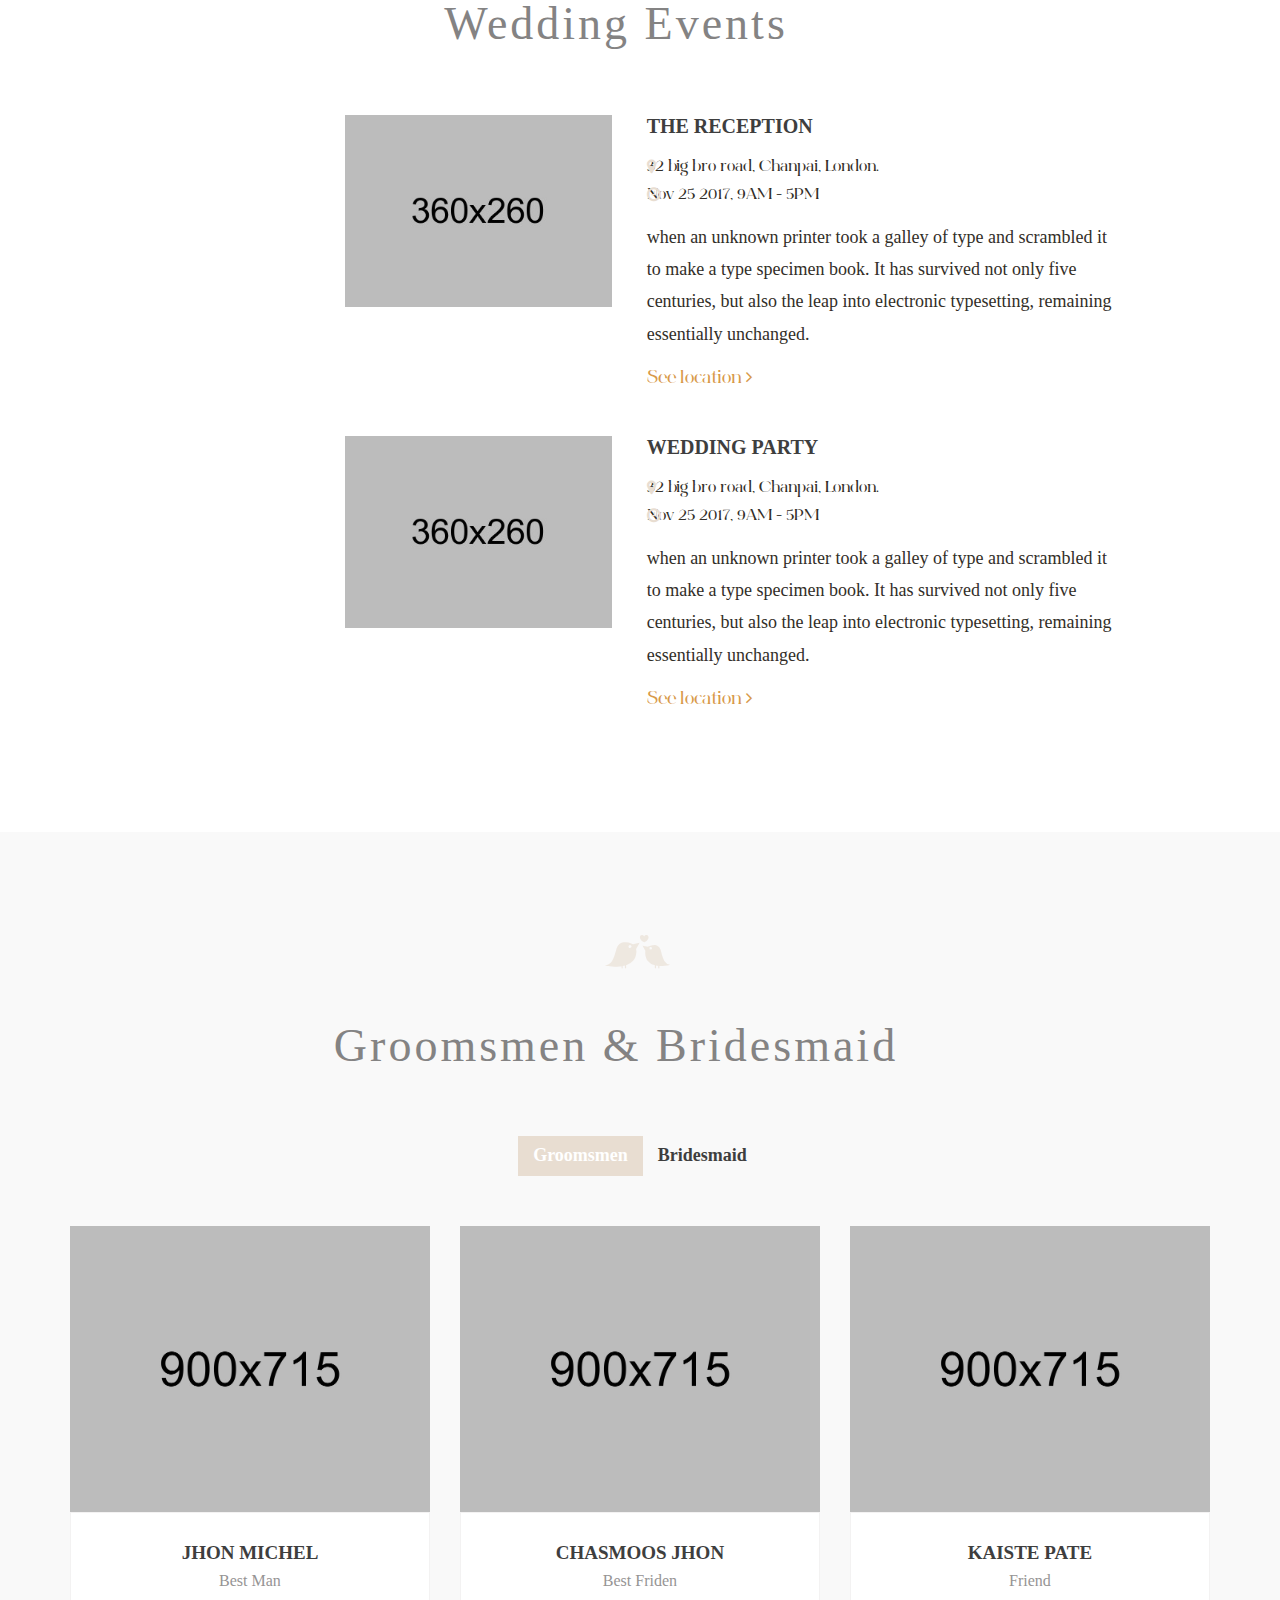
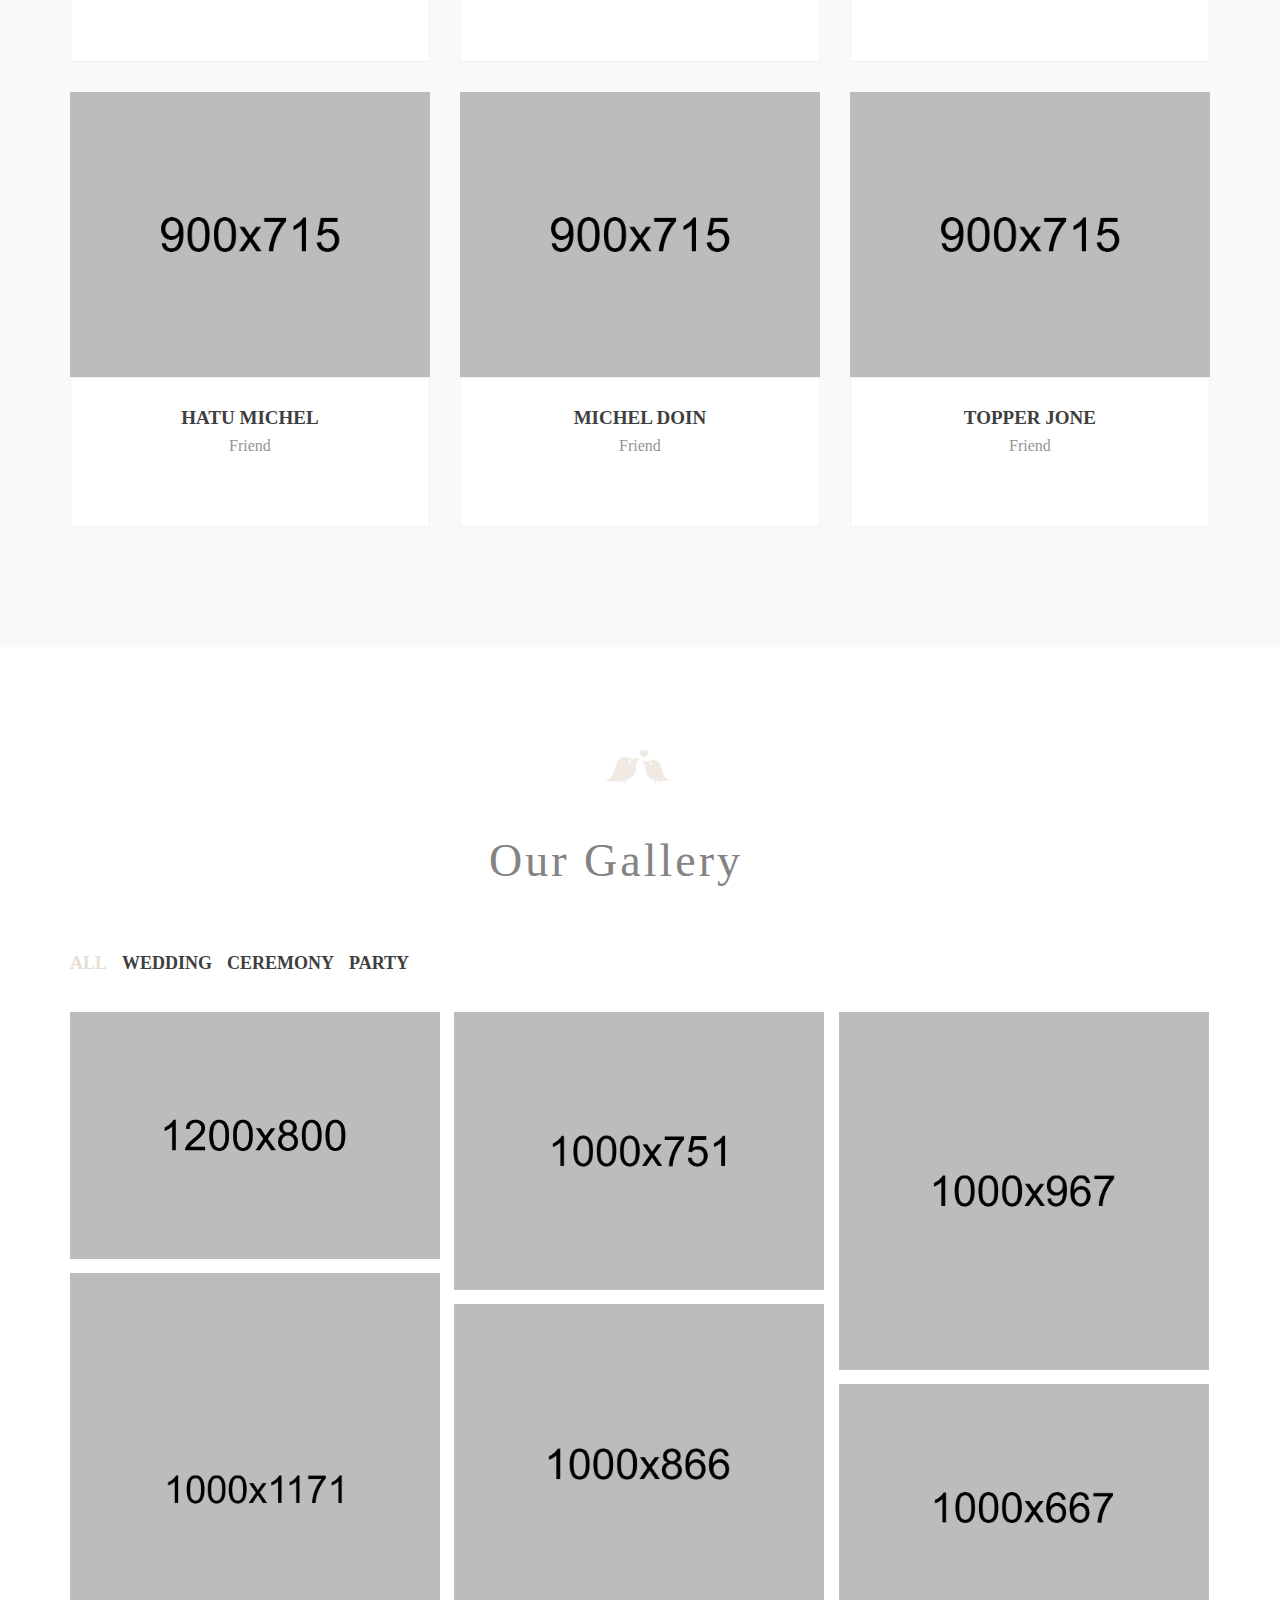
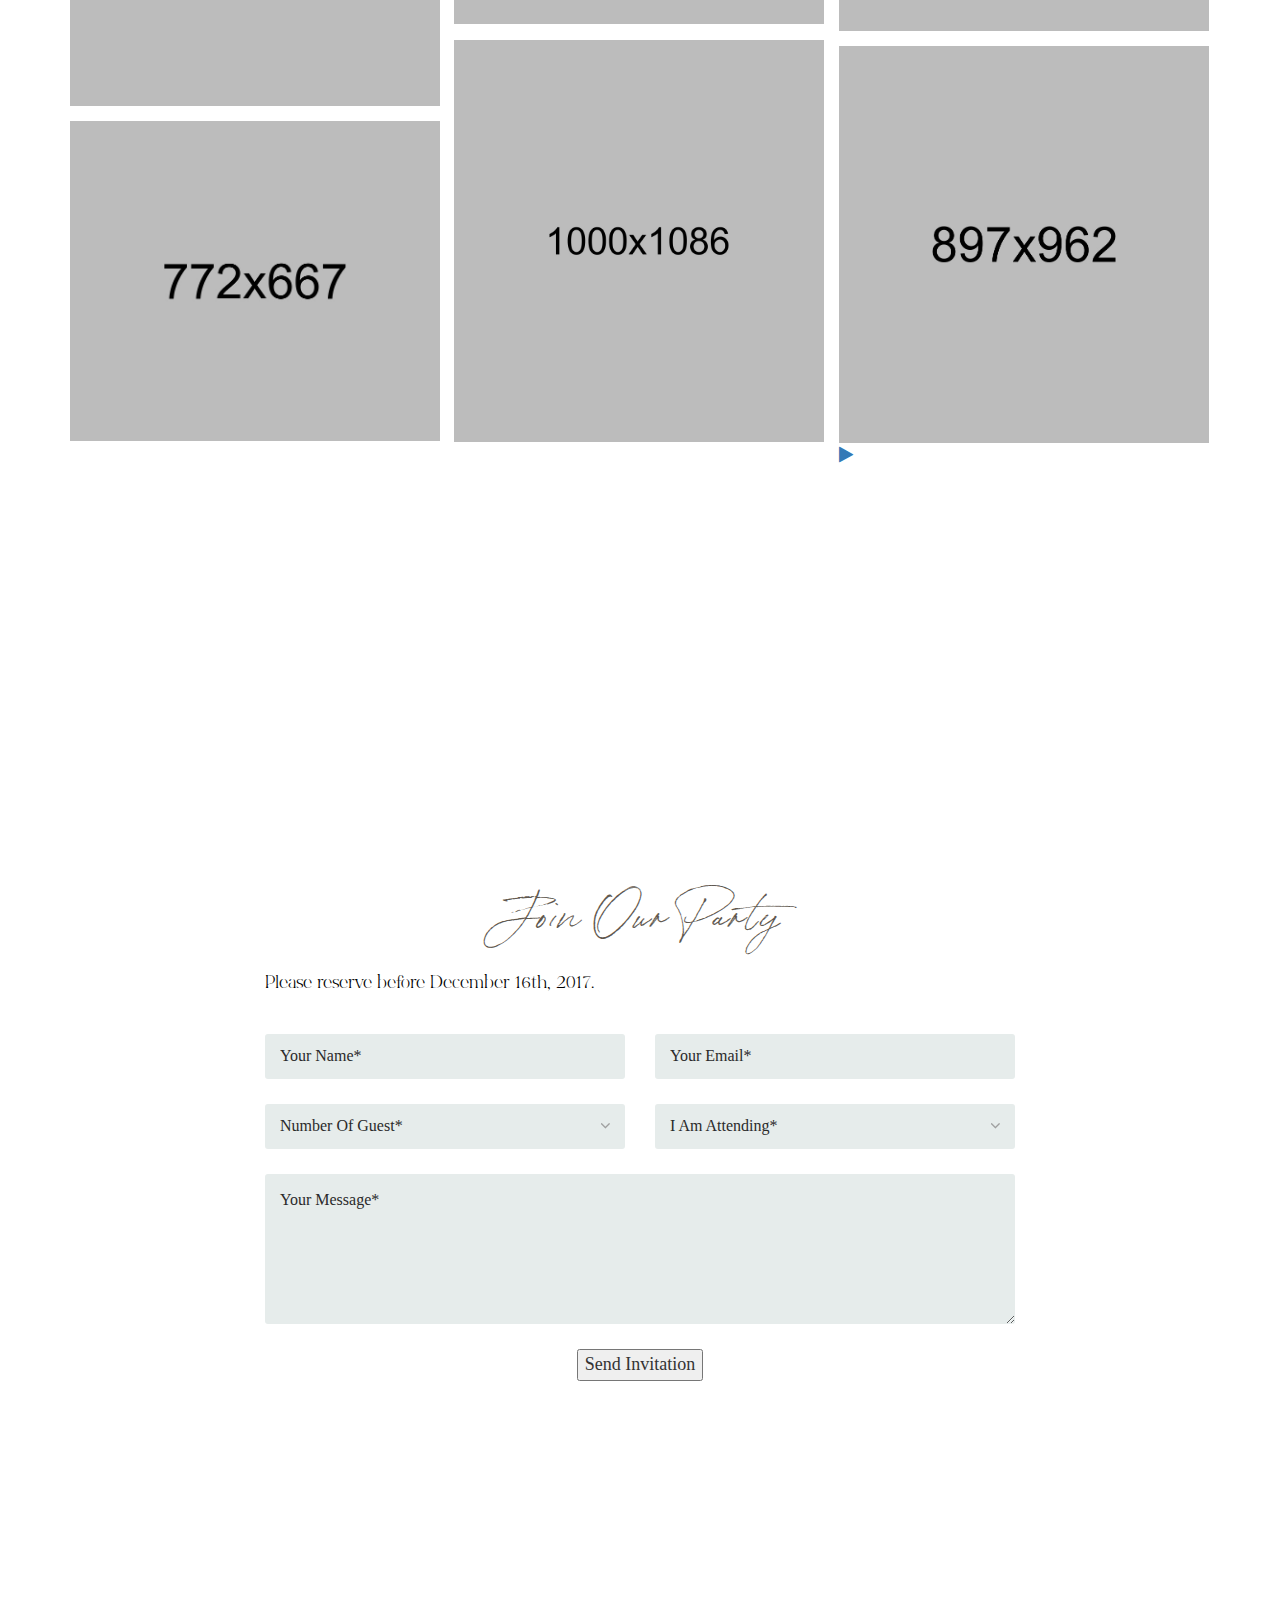
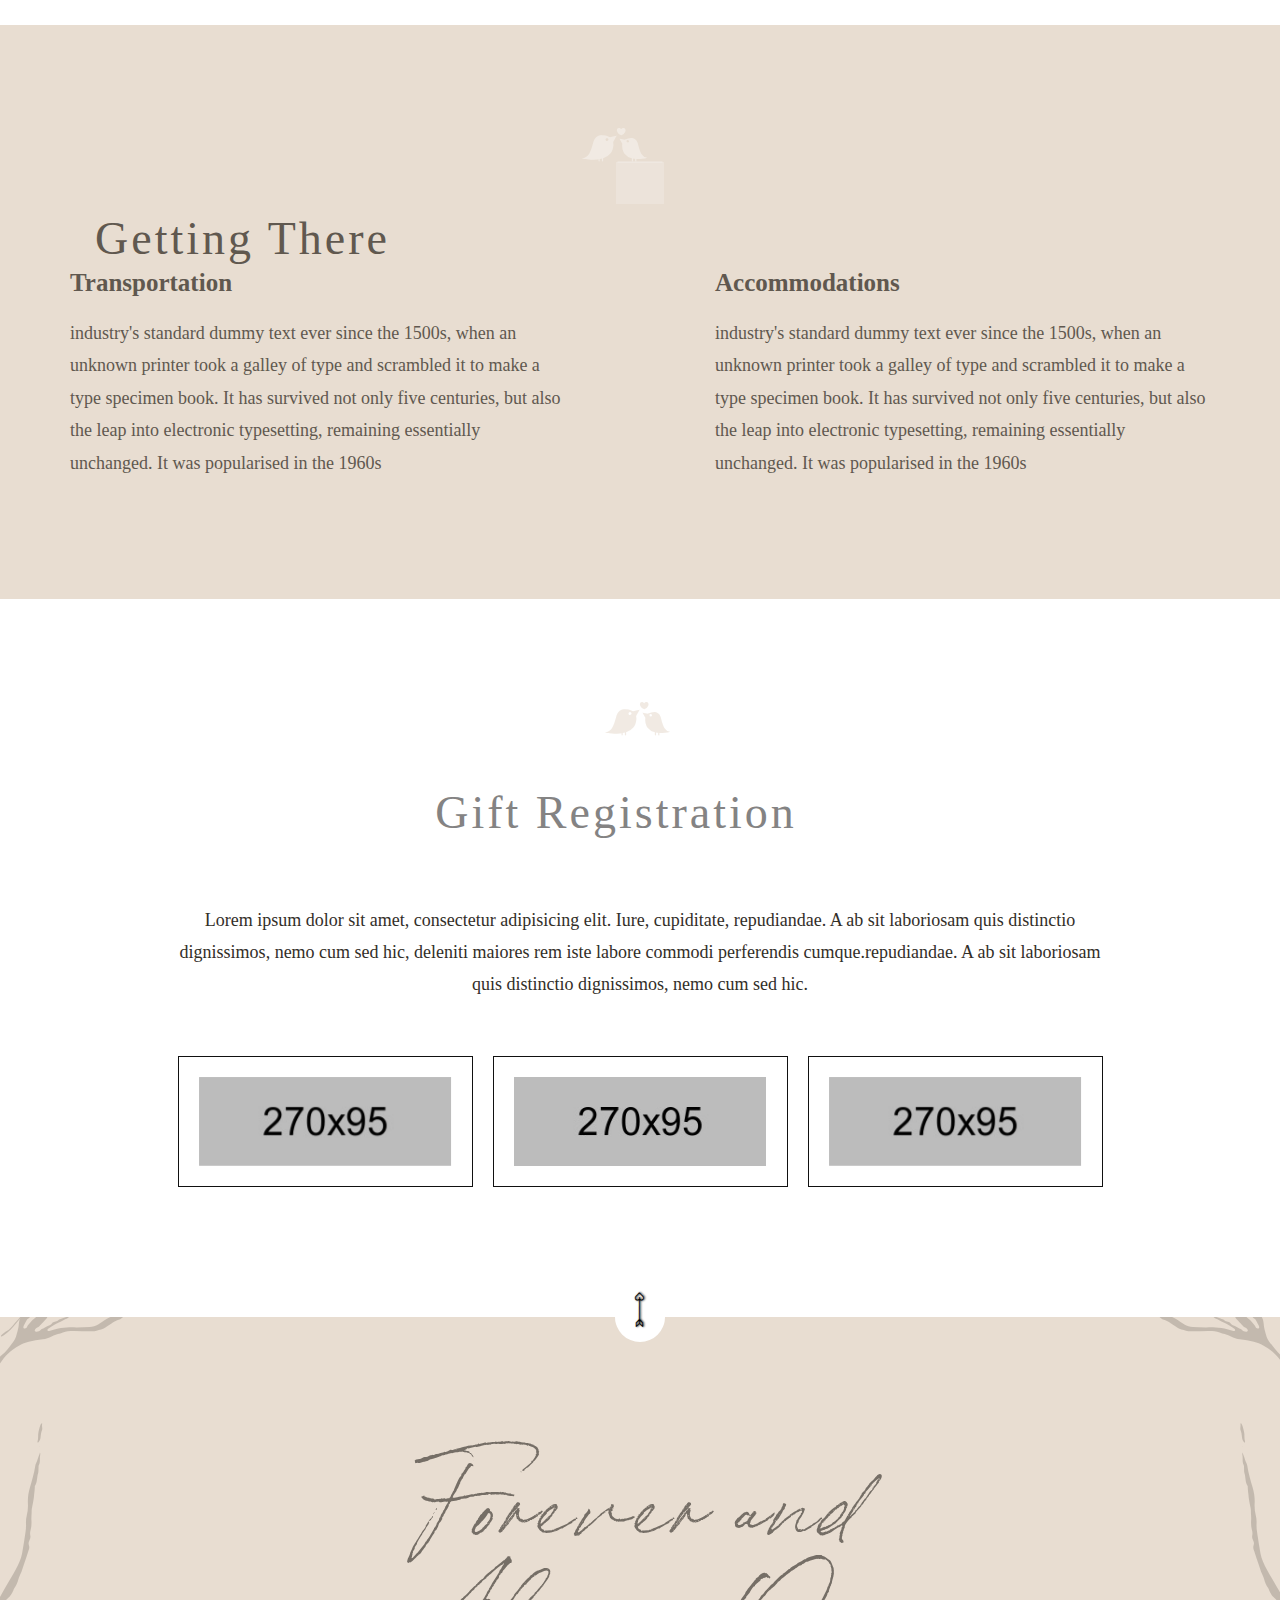
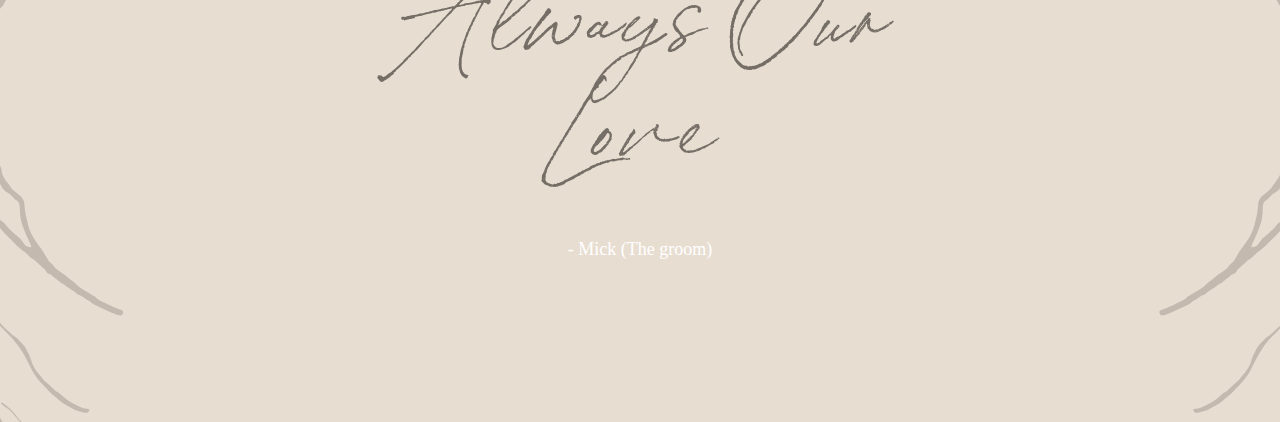
<file: index-7.html>
<!DOCTYPE html>
<html lang="en">
<head>
    <!-- Meta Tags -->
    <meta charset="utf-8">
    <meta http-equiv="X-UA-Compatible" content="IE=edge">
    <meta name="viewport" content="width=device-width, initial-scale=1">

    <!-- Page Title -->
    <title> Lovly Wedding - Responsive Wedding Template </title>

    <!-- Favicon and Touch Icons -->
    <link href="images/favicon/favicon.png" rel="shortcut icon" type="image/png">
    <link href="images/favicon/apple-touch-icon.png" rel="apple-touch-icon">
    <link href="images/favicon/apple-touch-icon-72x72.png" rel="apple-touch-icon" sizes="72x72">
    <link href="images/favicon/apple-touch-icon-114x114.png" rel="apple-touch-icon" sizes="114x114">
    <link href="images/favicon/apple-touch-icon-144x144.png" rel="apple-touch-icon" sizes="144x144">

    <!-- Icon fonts -->
    <link href="css/font-awesome.min.css" rel="stylesheet">
    <link href="css/flaticon.css" rel="stylesheet">

    <!-- Bootstrap core CSS -->
    <link href="css/bootstrap.min.css" rel="stylesheet">

    <!-- Plugins for this template -->
    <link href="css/animate.css" rel="stylesheet">
    <link href="css/owl.carousel.css" rel="stylesheet">
    <link href="css/owl.theme.css" rel="stylesheet">
    <link href="css/slick.css" rel="stylesheet">
    <link href="css/slick-theme.css" rel="stylesheet">
    <link href="css/owl.transitions.css" rel="stylesheet">
    <link href="css/jquery.fancybox.css" rel="stylesheet">
    <link href="css/magnific-popup.css" rel="stylesheet">

    <!-- Custom styles for this template -->
    <link href="css/style.css" rel="stylesheet">

    <!-- HTML5 shim and Respond.js for IE8 support of HTML5 elements and media queries -->
    <!--[if lt IE 9]>
    <script src="https://oss.maxcdn.com/html5shiv/3.7.3/html5shiv.min.js"></script>
    <script src="https://oss.maxcdn.com/respond/1.4.2/respond.min.js"></script>
    <![endif]-->

</head>

<body id="home">

    <!-- start page-wrapper -->
    <div class="page-wrapper">

        <!-- start preloader -->
        <div class="preloader">
            <div class="inner">
                <span class="icon"><i class="fi flaticon-two"></i></span>
            </div>
        </div>
        <!-- end preloader -->


        <!-- strat music-box -->
        <div class="music-box">
            <button class="music-box-toggle-btn">
                <i class="fa fa-music"></i>
            </button>

            <div class="music-holder">
                <iframe src="https://w.soundcloud.com/player/?url=https%3A//api.soundcloud.com/tracks/102137206&amp;auto_play=true&amp;hide_related=false&amp;show_comments=true&amp;show_user=true&amp;show_reposts=false&amp;visual=true"></iframe>
            </div>
        </div>
        <!-- end music box -->


        <!-- Start header -->
        <header id="header" class="site-header header-style-2">
            <nav class="navigation navbar navbar-default">
                <div class="container">
                    <div class="navbar-header">
                        <button type="button" class="open-btn">
                            <span class="sr-only">Toggle navigation</span>
                            <span class="icon-bar"></span>
                            <span class="icon-bar"></span>
                            <span class="icon-bar"></span>
                        </button>
                        <div class="couple-logo">
                            <h1><a href="#home">S <i class="fi flaticon-shape-1"></i> F</a></h1>
                        </div>
                    </div>
                    <div id="navbar" class="navbar-collapse collapse navbar-right navigation-holder">
                        <button class="close-navbar"><i class="fa fa-close"></i></button>
                        <ul class="nav navbar-nav">
                            <li><a href="#home">Home</a></li>
                            <li><a href="#couple">Couple</a></li>
                            <li><a href="#story">Story</a></li>
                            <li><a href="#events">Events</a></li>
                            <li><a href="#people">People</a></li>
                            <li><a href="#gallery">Gallery</a></li>
                            <li><a href="#rsvp">RSVP</a></li>
                            <li class="menu-item-has-children">
                                <a href="javascript:void(0);">Blog</a>
                                <ul class="sub-menu">
                                    <li><a href="blog.html">Blog</a></li>
                                    <li><a href="blog-details.html">Blog Details</a></li>
                                    <li class="menu-item-has-children">
                                        <a href="#Level3">Thidr level</a>
                                        <ul class="sub-menu">
                                            <li><a href="#">Level3</a></li>
                                            <li><a href="#">Level3</a></li>
                                            <li><a href="#">Level3</a></li>
                                        </ul>
                                    </li>
                                </ul>
                            </li>
                        </ul>
                    </div><!-- end of nav-collapse -->
                </div><!-- end of container -->
            </nav>
        </header>
        <!-- end of header -->


        <!-- start of hero -->
        <section class="hero">
            <div class="static-hero"></div>
            <div class="ripple"></div>
            <div class="wedding-announcement">
                <div class="couple-name-merried-text">
                    <h2 class="wow slideInUp" data-wow-duration="1s">Suntina &amp; Famico</h2>
                    <div class="married-text wow fadeIn" data-wow-delay="1s">
                        <h4 class="">
                        <span class=" wow fadeInUp" data-wow-delay="1.05s">W</span>
                        <span class=" wow fadeInUp" data-wow-delay="1.10s">e</span>
                        <span class=" wow fadeInUp" data-wow-delay="1.15s">'</span>
                        <span class=" wow fadeInUp" data-wow-delay="1.20s">r</span>
                        <span class=" wow fadeInUp" data-wow-delay="1.25s">e</span>
                        <span>&nbsp;</span>
                        <span class=" wow fadeInUp" data-wow-delay="1.30s">g</span>
                        <span class=" wow fadeInUp" data-wow-delay="1.35s">e</span>
                        <span class=" wow fadeInUp" data-wow-delay="1.40s">t</span>
                        <span class=" wow fadeInUp" data-wow-delay="1.45s">t</span>
                        <span class=" wow fadeInUp" data-wow-delay="1.50s">i</span>
                        <span class=" wow fadeInUp" data-wow-delay="1.55s">n</span>
                        <span class=" wow fadeInUp" data-wow-delay="1.60s">g</span>
                        <span>&nbsp;</span>
                        <span class=" wow fadeInUp" data-wow-delay="1.65s">m</span>
                        <span class=" wow fadeInUp" data-wow-delay="1.70s">a</span>
                        <span class=" wow fadeInUp" data-wow-delay="1.75s">r</span>
                        <span class=" wow fadeInUp" data-wow-delay="1.80s">r</span>
                        <span class=" wow fadeInUp" data-wow-delay="1.85s">i</span>
                        <span class=" wow fadeInUp" data-wow-delay="1.90s">e</span>
                        <span class=" wow fadeInUp" data-wow-delay="1.95s">d</span>

                        </h4>
                    </div>
                    <!-- <i class="fa fa-heart"></i> -->
                </div>

                <div class="save-the-date">
                    <h4>Save the date</h4>
                    <span class="date">25 DEC 2017</span>
                </div>
            </div>
        </section>
        <!-- end of hero slider -->


        <!-- start wedding-couple-section -->
        <section class="wedding-couple-section section-padding" id="couple">
            <div class="container">
                <div class="row">
                    <div class="col col-xs-12">
                        <div class="gb groom">
                            <div class="img-holder wow fadeInLeftSlow">
                                <img src="images/couple/img-1.jpg" alt>
                            </div>
                            <div class="details">
                                <div class="details-inner">
                                    <h3>The groom</h3>
                                    <p>Hi I am suntina , dummy text of the printing and typesetting industry. Lorem Ipsum has been the industry's standard dummy text ever since the 1500s, when an unknown printer took a galley of type and scrambled it to make a type specimen book. It has survived not only five centuries.</p>
                                    <span class="signature">Suntina</span>
                                    <ul class="social-links">
                                        <li><a href="#"><i class="fa fa-facebook"></i></a></li>
                                        <li><a href="#"><i class="fa fa-twitter"></i></a></li>
                                        <li><a href="#"><i class="fa fa-pinterest"></i></a></li>
                                        <li><a href="#"><i class="fa fa-google-plus"></i></a></li>
                                    </ul>
                                </div>
                            </div>
                        </div>
                        <div class="gb bride">
                            <div class="details">
                                <div class="details-inner">
                                    <h3>The Bride</h3>
                                    <p>Hi I am suntina , dummy text of the printing and typesetting industry. Lorem Ipsum has been the industry's standard dummy text ever since the 1500s, when an unknown printer took a galley of type and scrambled it to make a type specimen book. It has survived not only five centuries.</p>
                                    <span class="signature">Famico</span>
                                    <ul class="social-links">
                                        <li><a href="#"><i class="fa fa-facebook"></i></a></li>
                                        <li><a href="#"><i class="fa fa-twitter"></i></a></li>
                                        <li><a href="#"><i class="fa fa-pinterest"></i></a></li>
                                        <li><a href="#"><i class="fa fa-google-plus"></i></a></li>
                                    </ul>
                                </div>
                            </div>
                            <div class="img-holder wow fadeInRightSlow">
                                <img src="images/couple/img-2.jpg" alt>
                            </div>
                        </div>
                    </div>
                </div> <!-- end row -->
            </div> <!-- end container -->
        </section>
        <!-- end wedding-couple-section -->


        <!-- start count-down-section -->
        <section class="count-down-section section-padding parallax" data-bg-image="images/countdown-bg.jpg" data-speed="7">
            <div class="container">
                <div class="row">
                    <div class="col col-md-4">
                        <h2><span>We are waiting for.....</span> The adventure</h2>
                    </div>
                    <div class="col col-md-7 col-md-offset-1">
                        <div class="count-down-clock">
                            <div id="clock">

                            </div>
                        </div>
                    </div>
                </div> <!-- end row -->
            </div> <!-- end container -->
        </section>
        <!-- end count-down-section -->


        <!-- start story-section -->
        <section class="story-section section-padding" id="story">
            <div class="container">
                <div class="row">
                    <div class="col col-xs-12">
                        <div class="section-title">
                            <div class="vertical-line"><span><i class="fi flaticon-two"></i></span></div>
                            <h2>Our love story</h2>
                        </div>
                    </div>
                </div> <!-- end section-title -->

                <div class="row">
                    <div class="col col-xs-12">
                        <div class="story-timeline">
                            <div class="row">
                                <div class="col col-md-6">
                                    <div class="story-text right-align-text">
                                        <h3>First meet</h3>
                                        <span class="date">Jan 12 2017</span>
                                        <p>A wonderful serenity has taken possession of my entire soul, like these sweet mornings of spring which I enjoy with my whole heart. I am alone, and feel the charm of existence in this spot, which was created for the bliss of souls like mine. I am so happy, my dear friend, </p>
                                    </div>
                                </div>
                                <div class="col col-md-6">
                                    <div class="img-holder">
                                        <img src="images/story/img-1.jpg" alt class="img img-responsive">
                                    </div>
                                </div>
                            </div>
                            <div class="row">
                                <div class="col col-md-6">
                                    <div class="img-holder right-align-text story-slider">
                                        <img src="images/story/img-2.jpg" alt class="img img-responsive">
                                        <img src="images/story/img-3.jpg" alt class="img img-responsive">
                                    </div>
                                </div>
                                <div class="col col-md-6 text-holder">
                                    <span class="heart">
                                        <i class="fa fa-heart"></i>
                                    </span>
                                    <div class="story-text">
                                        <h3>First date</h3>
                                        <span class="date">Feb 14 2017</span>
                                        <p>A wonderful serenity has taken possession of my entire soul, like these sweet mornings of spring which I enjoy with my whole heart. I am alone, and feel the charm of existence in this spot, which was created for the bliss of souls like mine. I am so happy, my dear friend, </p>
                                    </div>
                                </div>
                            </div>
                            <div class="row">
                                <div class="col col-md-6 text-holder right-heart">
                                    <span class="heart">
                                        <i class="fa fa-heart"></i>
                                    </span>
                                    <div class="story-text right-align-text">
                                        <h3>Proposal</h3>
                                        <span class="date">Apr 14 2017</span>
                                        <p>A wonderful serenity has taken possession of my entire soul, like these sweet mornings of spring which I enjoy with my whole heart. I am alone, and feel the charm of existence in this spot, which was created for the bliss of souls like mine. I am so happy, my dear friend, </p>
                                    </div>
                                </div>
                                <div class="col col-md-6">
                                    <div class="img-holder right-align-text story-slider">
                                        <img src="images/story/img-7.jpg" alt class="img img-responsive">
                                        <img src="images/story/img-5.jpg" alt class="img img-responsive">
                                    </div>
                                </div>
                            </div>
                            <div class="row">
                                <div class="col col-md-6">
                                    <div class="img-holder video-holder">
                                        <img src="images/story/img-8.jpg" alt class="img img-responsive">
                                        <a href="https://www.youtube.com/embed/XSGBVzeBUbk?autoplay=1" data-type="iframe" class="video-play-btn">
                                            <i class="fa fa-play"></i>
                                        </a>
                                    </div>
                                </div>
                                <div class="col col-md-6 text-holder">
                                    <span class="heart">
                                        <i class="fa fa-heart"></i>
                                    </span>
                                    <div class="story-text">
                                        <h3>Enagagement</h3>
                                        <span class="date">Jul 14 2017</span>
                                        <p>A wonderful serenity has taken possession of my entire soul, like these sweet mornings of spring which I enjoy with my whole heart. I am alone, and feel the charm of existence in this spot, which was created for the bliss of souls like mine. I am so happy, my dear friend, </p>
                                    </div>
                                </div>
                            </div>
                        </div>
                    </div>
                </div> <!-- end row -->
            </div> <!-- end container -->
        </section>
        <!-- end story-section -->


        <!-- start cta -->
        <section class="cta section-padding parallax" data-bg-image="images/cta-bg.jpg" data-speed="7">
            <div class="container">
                <div class="row">
                    <div class="col col-xs-12">
                        <h2><span>We are going to...</span> Celebrate Our Love</h2>
                    </div>
                </div> <!-- end row -->
            </div> <!-- end container -->
        </section>
        <!-- end cta -->


        <!-- start events-section -->
        <section class="events-section section-padding" id="events">
            <div class="container">
                <div class="row">
                    <div class="col col-xs-12">
                        <div class="section-title">
                            <div class="vertical-line"><span><i class="fi flaticon-two"></i></span></div>
                            <h2>Wedding events</h2>
                        </div>
                    </div>
                </div> <!-- end section-title -->

                <div class="row">
                    <div class="col col-lg-10 col-lg-offset-1">
                        <div class="event">
                            <div class="img-holder">
                                <img src="images/events/img-1.jpg" alt class="img img-responsive">
                            </div>
                            <div class="details">
                                <h3>The reception</h3>
                                <ul>
                                    <li><i class="fa fa-map-marker"></i> 32 big bro road, Chanpai, London.</li>
                                    <li><i class="fa fa-clock-o"></i> Nov 25 2017, 9AM - 5PM</li>
                                </ul>
                                <p>when an unknown printer took a galley of type and scrambled it to make a type specimen book. It has survived not only five centuries, but also the leap into electronic typesetting, remaining essentially unchanged. </p>
                                <a class="see-location-btn popup-gmaps" href="https://www.google.com/maps/embed?pb=!1m18!1m12!1m3!1d25211.21212385712!2d144.95275648773628!3d-37.82748510398018!2m3!1f0!2f0!3f0!3m2!1i1024!2i768!4f13.1!3m3!1m2!1s0x6ad642af0f11fd81%3A0x5045675218ce7e0!2zTWVsYm91cm5lIFZJQyAzMDA0LCDgpoXgprjgp43gpp_gp43gprDgp4fgprLgpr_gpq_gprzgpr4!5e0!3m2!1sbn!2sbd!4v1503742051881">
                                    See location <i class="fa fa-angle-right"></i>
                                </a>
                            </div>
                        </div>
                        <div class="event">
                            <div class="img-holder">
                                <img src="images/events/img-2.jpg" alt class="img img-responsive">
                            </div>
                            <div class="details">
                                <h3>Wedding party</h3>
                                <ul>
                                    <li><i class="fa fa-map-marker"></i> 32 big bro road, Chanpai, London.</li>
                                    <li><i class="fa fa-clock-o"></i> Nov 25 2017, 9AM - 5PM</li>
                                </ul>
                                <p>when an unknown printer took a galley of type and scrambled it to make a type specimen book. It has survived not only five centuries, but also the leap into electronic typesetting, remaining essentially unchanged. </p>
                                <a class="see-location-btn popup-gmaps" href="https://www.google.com/maps/embed?pb=!1m18!1m12!1m3!1d3152.0160484383277!2d144.99053291585201!3d-37.81309307975254!2m3!1f0!2f0!3f0!3m2!1i1024!2i768!4f13.1!3m3!1m2!1s0x6ad642ef89a7e023%3A0xb1353055e38c1ab8!2sNew+York+Tomato+Cafe!5e0!3m2!1sbn!2sbd!4v1503743893919">
                                    See location <i class="fa fa-angle-right"></i>
                                </a>
                            </div>
                        </div>
                    </div>
                </div> <!-- end row -->
            </div> <!-- end container -->
        </section>
        <!-- end events-section -->


        <!-- start inportant-people-section -->
        <section class="inportant-people-section section-padding" id="people">
            <div class="container">
                <div class="row">
                    <div class="col col-xs-12">
                        <div class="section-title">
                            <div class="vertical-line"><span><i class="fi flaticon-two"></i></span></div>
                            <h2>Groomsmen &amp; Bridesmaid</h2>
                        </div>
                    </div>
                </div> <!-- end section-title -->

                <div class="row">
                    <div class="col col-xs-12">
                        <div class="inportant-people-content">
                            <div class="tablist">
                                <ul class="nav">
                                    <li class="active">
                                        <a href="#groomsmen" data-toggle="tab">Groomsmen</a>
                                    </li>
                                    <li>
                                        <a href="#bridesmaid" data-toggle="tab">Bridesmaid</a>
                                    </li>
                                </ul>
                            </div>

                            <div class="tab-content">
                                <div class="tab-pane fade in active grid-wrapper" id="groomsmen">
                                    <div class="grid">
                                        <div class="img-holder">
                                            <a href="images/groomsmen/img-1.jpg" class="popup-image">
                                                <img src="images/groomsmen/img-1.jpg" alt class="img img-responsive">
                                            </a>
                                        </div>
                                        <div class="details">
                                            <h3>Jhon Michel</h3>
                                            <span>Best man</span>
                                            <ul class="social-links">
                                                <li><a href="#"><i class="fa fa-facebook"></i></a></li>
                                                <li><a href="#"><i class="fa fa-twitter"></i></a></li>
                                                <li><a href="#"><i class="fa fa-pinterest"></i></a></li>
                                                <li><a href="#"><i class="fa fa-vimeo"></i></a></li>
                                            </ul>
                                        </div>
                                    </div>
                                    <div class="grid">
                                        <div class="img-holder">
                                            <a href="images/groomsmen/img-2.jpg" class="popup-image">
                                                <img src="images/groomsmen/img-2.jpg" alt class="img img-responsive">
                                            </a>
                                        </div>
                                        <div class="details">
                                            <h3>Chasmoos jhon</h3>
                                            <span>Best friden</span>
                                            <ul class="social-links">
                                                <li><a href="#"><i class="fa fa-facebook"></i></a></li>
                                                <li><a href="#"><i class="fa fa-twitter"></i></a></li>
                                                <li><a href="#"><i class="fa fa-pinterest"></i></a></li>
                                                <li><a href="#"><i class="fa fa-vimeo"></i></a></li>
                                            </ul>
                                        </div>
                                    </div>
                                    <div class="grid">
                                        <div class="img-holder">
                                            <a href="images/groomsmen/img-3.jpg" class="popup-image">
                                                <img src="images/groomsmen/img-3.jpg" alt class="img img-responsive">
                                            </a>
                                        </div>
                                        <div class="details">
                                            <h3>Kaiste pate</h3>
                                            <span>Friend</span>
                                            <ul class="social-links">
                                                <li><a href="#"><i class="fa fa-facebook"></i></a></li>
                                                <li><a href="#"><i class="fa fa-twitter"></i></a></li>
                                                <li><a href="#"><i class="fa fa-pinterest"></i></a></li>
                                                <li><a href="#"><i class="fa fa-vimeo"></i></a></li>
                                            </ul>
                                        </div>
                                    </div>
                                    <div class="grid">
                                        <div class="img-holder">
                                            <a href="images/groomsmen/img-4.jpg" class="popup-image">
                                                <img src="images/groomsmen/img-4.jpg" alt class="img img-responsive">
                                            </a>
                                        </div>
                                        <div class="details">
                                            <h3>Hatu Michel</h3>
                                            <span>Friend</span>
                                            <ul class="social-links">
                                                <li><a href="#"><i class="fa fa-facebook"></i></a></li>
                                                <li><a href="#"><i class="fa fa-twitter"></i></a></li>
                                                <li><a href="#"><i class="fa fa-pinterest"></i></a></li>
                                                <li><a href="#"><i class="fa fa-vimeo"></i></a></li>
                                            </ul>
                                        </div>
                                    </div>
                                    <div class="grid">
                                        <div class="img-holder">
                                            <a href="images/groomsmen/img-5.jpg" class="popup-image">
                                                <img src="images/groomsmen/img-5.jpg" alt class="img img-responsive">
                                            </a>
                                        </div>
                                        <div class="details">
                                            <h3>Michel doin</h3>
                                            <span>Friend</span>
                                            <ul class="social-links">
                                                <li><a href="#"><i class="fa fa-facebook"></i></a></li>
                                                <li><a href="#"><i class="fa fa-twitter"></i></a></li>
                                                <li><a href="#"><i class="fa fa-pinterest"></i></a></li>
                                                <li><a href="#"><i class="fa fa-vimeo"></i></a></li>
                                            </ul>
                                        </div>
                                    </div>
                                    <div class="grid">
                                        <div class="img-holder">
                                            <a href="images/groomsmen/img-6.jpg" class="popup-image">
                                                <img src="images/groomsmen/img-6.jpg" alt class="img img-responsive">
                                            </a>
                                        </div>
                                        <div class="details">
                                            <h3>Topper jone</h3>
                                            <span>Friend</span>
                                            <ul class="social-links">
                                                <li><a href="#"><i class="fa fa-facebook"></i></a></li>
                                                <li><a href="#"><i class="fa fa-twitter"></i></a></li>
                                                <li><a href="#"><i class="fa fa-pinterest"></i></a></li>
                                                <li><a href="#"><i class="fa fa-vimeo"></i></a></li>
                                            </ul>
                                        </div>
                                    </div>
                                </div>

                                <div class="tab-pane fade grid-wrapper" id="bridesmaid">
                                    <div class="grid">
                                        <div class="img-holder">
                                            <a href="images/bridesmaid/img-1.jpg" class="popup-image">
                                                <img src="images/bridesmaid/img-1.jpg" alt class="img img-responsive">
                                            </a>
                                        </div>
                                        <div class="details">
                                            <h3>Rachel Li</h3>
                                            <span>Made of honor</span>
                                            <ul class="social-links">
                                                <li><a href="#"><i class="fa fa-facebook"></i></a></li>
                                                <li><a href="#"><i class="fa fa-twitter"></i></a></li>
                                                <li><a href="#"><i class="fa fa-pinterest"></i></a></li>
                                                <li><a href="#"><i class="fa fa-vimeo"></i></a></li>
                                            </ul>
                                        </div>
                                    </div>
                                    <div class="grid">
                                        <div class="img-holder">
                                            <a href="images/bridesmaid/img-2.jpg" class="popup-image">
                                                <img src="images/bridesmaid/img-2.jpg" alt class="img img-responsive">
                                            </a>
                                        </div>
                                        <div class="details">
                                            <h3>Male Vign</h3>
                                            <span>Best friend</span>
                                            <ul class="social-links">
                                                <li><a href="#"><i class="fa fa-facebook"></i></a></li>
                                                <li><a href="#"><i class="fa fa-twitter"></i></a></li>
                                                <li><a href="#"><i class="fa fa-pinterest"></i></a></li>
                                                <li><a href="#"><i class="fa fa-vimeo"></i></a></li>
                                            </ul>
                                        </div>
                                    </div>
                                    <div class="grid">
                                        <div class="img-holder">
                                            <a href="images/bridesmaid/img-3.jpg" class="popup-image">
                                                <img src="images/bridesmaid/img-3.jpg" alt class="img img-responsive">
                                            </a>
                                        </div>
                                        <div class="details">
                                            <h3>Jonny Mich</h3>
                                            <span>Friend</span>
                                            <ul class="social-links">
                                                <li><a href="#"><i class="fa fa-facebook"></i></a></li>
                                                <li><a href="#"><i class="fa fa-twitter"></i></a></li>
                                                <li><a href="#"><i class="fa fa-pinterest"></i></a></li>
                                                <li><a href="#"><i class="fa fa-vimeo"></i></a></li>
                                            </ul>
                                        </div>
                                    </div>
                                    <div class="grid">
                                        <div class="img-holder">
                                            <a href="images/bridesmaid/img-4.jpg" class="popup-image">
                                                <img src="images/bridesmaid/img-4.jpg" alt class="img img-responsive">
                                            </a>
                                        </div>
                                        <div class="details">
                                            <h3>Brodd Wid</h3>
                                            <span>Friend</span>
                                            <ul class="social-links">
                                                <li><a href="#"><i class="fa fa-facebook"></i></a></li>
                                                <li><a href="#"><i class="fa fa-twitter"></i></a></li>
                                                <li><a href="#"><i class="fa fa-pinterest"></i></a></li>
                                                <li><a href="#"><i class="fa fa-vimeo"></i></a></li>
                                            </ul>
                                        </div>
                                    </div>
                                    <div class="grid">
                                        <div class="img-holder">
                                            <a href="images/bridesmaid/img-5.jpg" class="popup-image">
                                                <img src="images/bridesmaid/img-5.jpg" alt class="img img-responsive">
                                            </a>
                                        </div>
                                        <div class="details">
                                            <h3>Nokshal bedi</h3>
                                            <span>Friend</span>
                                            <ul class="social-links">
                                                <li><a href="#"><i class="fa fa-facebook"></i></a></li>
                                                <li><a href="#"><i class="fa fa-twitter"></i></a></li>
                                                <li><a href="#"><i class="fa fa-pinterest"></i></a></li>
                                                <li><a href="#"><i class="fa fa-vimeo"></i></a></li>
                                            </ul>
                                        </div>
                                    </div>
                                    <div class="grid">
                                        <div class="img-holder">
                                            <a href="images/bridesmaid/img-6.jpg" class="popup-image">
                                                <img src="images/bridesmaid/img-6.jpg" alt class="img img-responsive">
                                            </a>
                                        </div>
                                        <div class="details">
                                            <h3>Holly Fie</h3>
                                            <span>Friend</span>
                                            <ul class="social-links">
                                                <li><a href="#"><i class="fa fa-facebook"></i></a></li>
                                                <li><a href="#"><i class="fa fa-twitter"></i></a></li>
                                                <li><a href="#"><i class="fa fa-pinterest"></i></a></li>
                                                <li><a href="#"><i class="fa fa-vimeo"></i></a></li>
                                            </ul>
                                        </div>
                                    </div>
                                </div>
                            </div>
                        </div>
                    </div>
                </div> <!-- end row -->
            </div> <!-- end container -->
        </section>
        <!-- end inportant-people-section -->


        <!-- start gallery-section -->
        <section class="gallery-section section-padding" id="gallery">
            <div class="container">
                <div class="row">
                    <div class="col col-xs-12">
                        <div class="section-title">
                            <div class="vertical-line"><span><i class="fi flaticon-two"></i></span></div>
                            <h2>Our gallery</h2>
                        </div>
                    </div>
                </div> <!-- end section-title -->

                <div class="row">
                    <div class="col col-xs-12 sortable-gallery">
                        <div class="gallery-filters">
                            <ul>
                                <li><a data-filter="*" href="#" class="current">All</a></li>
                                <li><a data-filter=".wedding" href="#">Wedding</a></li>
                                <li><a data-filter=".ceremony" href="#">Ceremony</a></li>
                                <li><a data-filter=".party" href="#">Party</a></li>
                            </ul>
                        </div>

                        <div class="gallery-container gallery-fancybox masonry-gallery">
                            <div class="grid wedding">
                                <a href="images/gallery/img-1.jpg" class="fancybox" data-fancybox-group="gall-1">
                                    <img src="images/gallery/img-1.jpg" alt class="img img-responsive">
                                </a>
                            </div>
                            <div class="grid wedding ceremony">
                                <a href="images/gallery/img-2.jpg" class="fancybox" data-fancybox-group="gall-1">
                                    <img src="images/gallery/img-2.jpg" alt class="img img-responsive">
                                </a>
                            </div>
                            <div class="grid ceremony eudcation">
                                <a href="images/gallery/img-3.jpg" class="fancybox" data-fancybox-group="gall-1">
                                    <img src="images/gallery/img-3.jpg" alt class="img img-responsive">
                                </a>
                            </div>
                            <div class="grid wedding party">
                                <a href="images/gallery/img-4.jpg" class="fancybox" data-fancybox-group="gall-1">
                                    <img src="images/gallery/img-4.jpg" alt class="img img-responsive">
                                </a>
                            </div>
                            <div class="grid ceremony">
                                <a href="images/gallery/img-5.jpg" class="fancybox" data-fancybox-group="gall-1">
                                    <img src="images/gallery/img-5.jpg" alt class="img img-responsive">
                                </a>
                            </div>
                            <div class="grid party">
                                <a href="images/gallery/img-6.jpg" class="fancybox" data-fancybox-group="gall-1">
                                    <img src="images/gallery/img-6.jpg" alt class="img img-responsive">
                                </a>
                            </div>
                            <div class="grid wedding">
                                <a href="images/gallery/img-7.jpg" class="fancybox" data-fancybox-group="gall-1">
                                    <img src="images/gallery/img-7.jpg" alt class="img img-responsive">
                                </a>
                            </div>
                            <div class="grid ceremony">
                               <!--  <a href="images/gallery/img-8.jpg" class="fancybox" data-fancybox-group="gall-1">
                                    <img src="images/gallery/img-8.jpg" alt class="img img-responsive">
                                </a> -->
                                <a href="https://www.youtube.com/embed/XSGBVzeBUbk?autoplay=1" data-type="iframe" class="video-play-btn">
                                    <img src="images/gallery/img-8.jpg" alt class="img img-responsive">
                                    <i class="fa fa-play"></i>
                                </a>

                            </div>
                            <div class="grid ceremony">
                                <a href="images/gallery/img-9.jpg" class="fancybox" data-fancybox-group="gall-1">
                                    <img src="images/gallery/img-9.jpg" alt class="img img-responsive">
                                </a>
                            </div>
                        </div>
                    </div>
                </div> <!-- end row -->
            </div> <!-- end container -->
        </section>
        <!-- end gallery-section -->


        <!-- start rsvp-section -->
        <section class="rsvp-section section-padding parallax" data-bg-image="images/rsvp-bg.jpg" data-speed="7" id="rsvp">
            <div class="container">
                <div class="row">
                    <div class="col col-xs-12">
                        <div class="section-title-white">
                            <div class="vertical-line"><span><i class="fi flaticon-two"></i></span></div>
                            <h2>Join our party</h2>
                        </div>
                    </div>
                </div> <!-- end section-title -->

                <div class="row content">
                    <div class="col col-lg-8 col-lg-offset-2 col-md-10 col-md-offset-1">
                        <p>Please reserve before December 16th, 2017.</p>
                        <form id="rsvp-form" class="form validate-rsvp-form row" method="post">
                            <div class="col col-sm-6">
                                <input type="text" name="name" class="form-control" placeholder="Your Name*">
                            </div>
                            <div class="col col-sm-6">
                                <input type="email" name="email" class="form-control" placeholder="Your Email*">
                            </div>
                            <div class="col col-sm-6">
                                <select class="form-control" name="guest" >
                                    <option disabled selected>Number Of Guest*</option>
                                    <option>1</option>
                                    <option>2</option>
                                    <option>3</option>
                                    <option>4</option>
                                </select>
                            </div>
                            <div class="col col-sm-6">
                                <select class="form-control" name="events" >
                                    <option disabled selected>I Am Attending*</option>
                                    <option>Al events</option>
                                    <option>Wedding ceremony</option>
                                    <option>Reception party</option>
                                </select>
                            </div>
                            <div class="col col-sm-12">
                                <textarea class="form-control" name="notes" placeholder="Your Message*"></textarea>
                            </div>
                            <div class="col col-sm-12 submit-btn">
                                <button type="submit" class="submit">Send Invitation</button>
                                <span id="loader"><i class="fa fa-refresh fa-spin fa-3x fa-fw"></i></span>
                            </div>
                            <div class="col col-md-12 success-error-message">
                                <div id="success">Thank you</div>
                                <div id="error"> Error occurred while sending email. Please try again later. </div>
                            </div>
                        </form>
                    </div>
                </div> <!-- end row -->
            </div> <!-- end container -->
        </section>
        <!-- end rsvp-section -->


        <!-- start getting-there-section -->
        <section class="getting-there-section section-padding">
            <div class="container">
                <div class="row">
                    <div class="col col-xs-12">
                        <div class="section-title-white">
                            <div class="vertical-line"><span><i class="fi flaticon-two"></i></span></div>
                            <h2>Getting there</h2>
                        </div>
                    </div>
                </div> <!-- end section-title -->

                <div class="row content">
                    <div class="col col-md-6">
                        <h3>Transportation</h3>
                        <p> industry's standard dummy text ever since the 1500s, when an unknown printer took a galley of type and scrambled it to make a type specimen book. It has survived not only five centuries, but also the leap into electronic typesetting, remaining essentially unchanged. It was popularised in the 1960s</p>
                    </div>
                    <div class="col col-md-6">
                        <h3>Accommodations</h3>
                        <p> industry's standard dummy text ever since the 1500s, when an unknown printer took a galley of type and scrambled it to make a type specimen book. It has survived not only five centuries, but also the leap into electronic typesetting, remaining essentially unchanged. It was popularised in the 1960s</p>
                    </div>
                </div> <!-- end row -->
            </div> <!-- end container -->
        </section>
        <!-- end getting-there-section -->


        <!-- start gift-registration-section -->
        <section class="gift-registration-section section-padding">
            <div class="container">
                <div class="row">
                    <div class="col col-xs-12">
                        <div class="section-title">
                            <div class="vertical-line"><span><i class="fi flaticon-two"></i></span></div>
                            <h2>Gift registration</h2>
                        </div>
                    </div>
                </div> <!-- end section-title -->

                <div class="row content">
                    <div class="col col-lg-10 col-lg-offset-1">
                        <p>Lorem ipsum dolor sit amet, consectetur adipisicing elit. Iure, cupiditate, repudiandae. A ab sit laboriosam quis distinctio dignissimos, nemo cum sed hic, deleniti maiores rem iste labore commodi perferendis cumque.repudiandae. A ab sit laboriosam quis distinctio dignissimos, nemo cum sed hic.</p>

                        <div class="gif-registration-slider">
                            <div class="register">
                                <img src="images/gift/img-1.jpg" alt class="img img-responsive">
                            </div>
                            <div class="register">
                                <img src="images/gift/img-2.jpg" alt class="img img-responsive">
                            </div>
                            <div class="register">
                                <img src="images/gift/img-3.jpg" alt class="img img-responsive">
                            </div>
                            <div class="register">
                                <img src="images/gift/img-1.jpg" alt class="img img-responsive">
                            </div>
                            <div class="register">
                                <img src="images/gift/img-2.jpg" alt class="img img-responsive">
                            </div>
                        </div>
                    </div>
                </div> <!-- end row -->
            </div> <!-- end container -->
        </section>
        <!-- end gift-registration-section -->


        <!-- start footer -->
        <footer class="site-footer">
            <div class="back-to-top">
                <a href="#" class="back-to-top-btn"><span><i class="fi flaticon-cupid"></i></span></a>
            </div>
            <div class="container">
                <div class="row">
                    <div class="col col-xs-12">
                        <h2>Forever and Always Our Love</h2>
                        <span>- Mick (The groom)</span>
                    </div>
                </div> <!-- end row -->
            </div> <!-- end container -->
        </footer>
        <!-- end footer -->

    </div>
    <!-- end of page-wrapper -->



    <!-- All JavaScript files
    ================================================== -->
    <script src="js/jquery.min.js"></script>
    <script src="js/bootstrap.min.js"></script>

    <!-- Plugins for this template -->
    <script src="js/jquery-plugin-collection.js"></script>

    <!-- Custom script for this template -->
    <script src="js/script.js"></script>
</body>
</html>
</file>
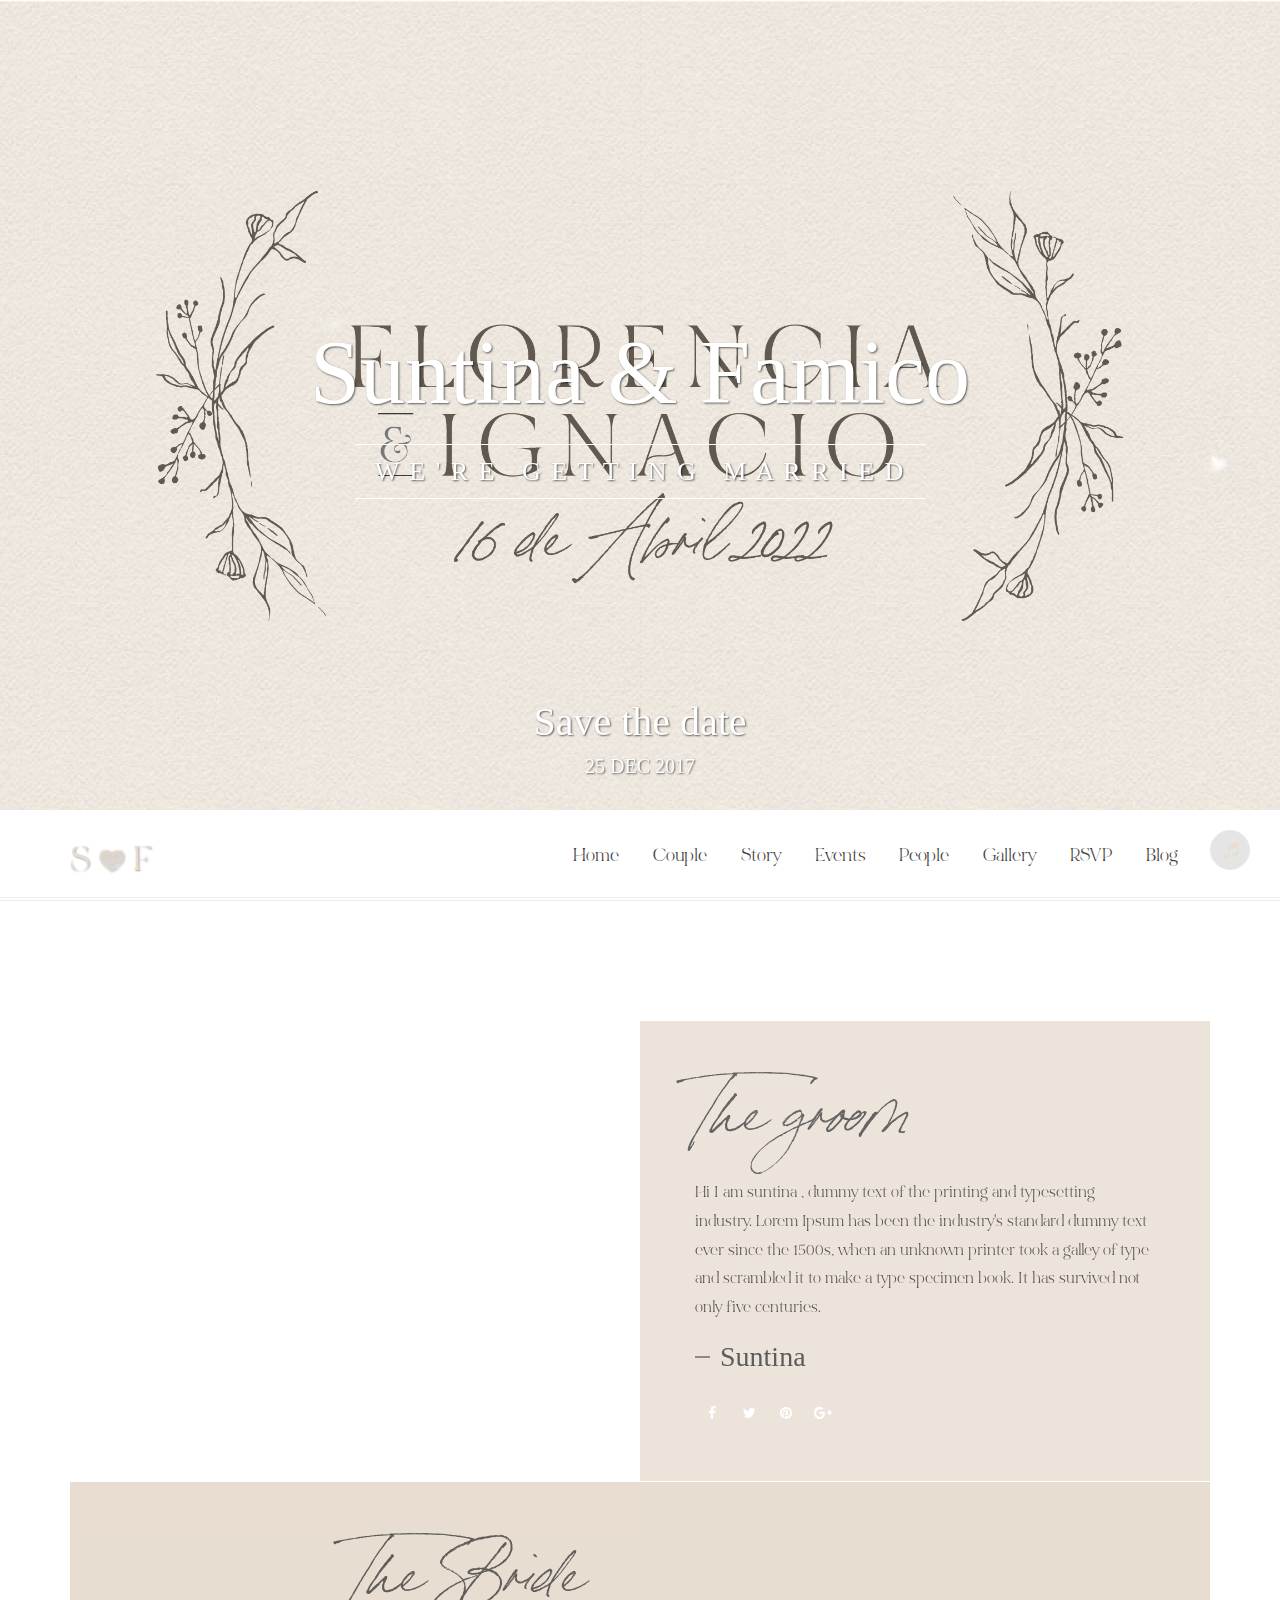
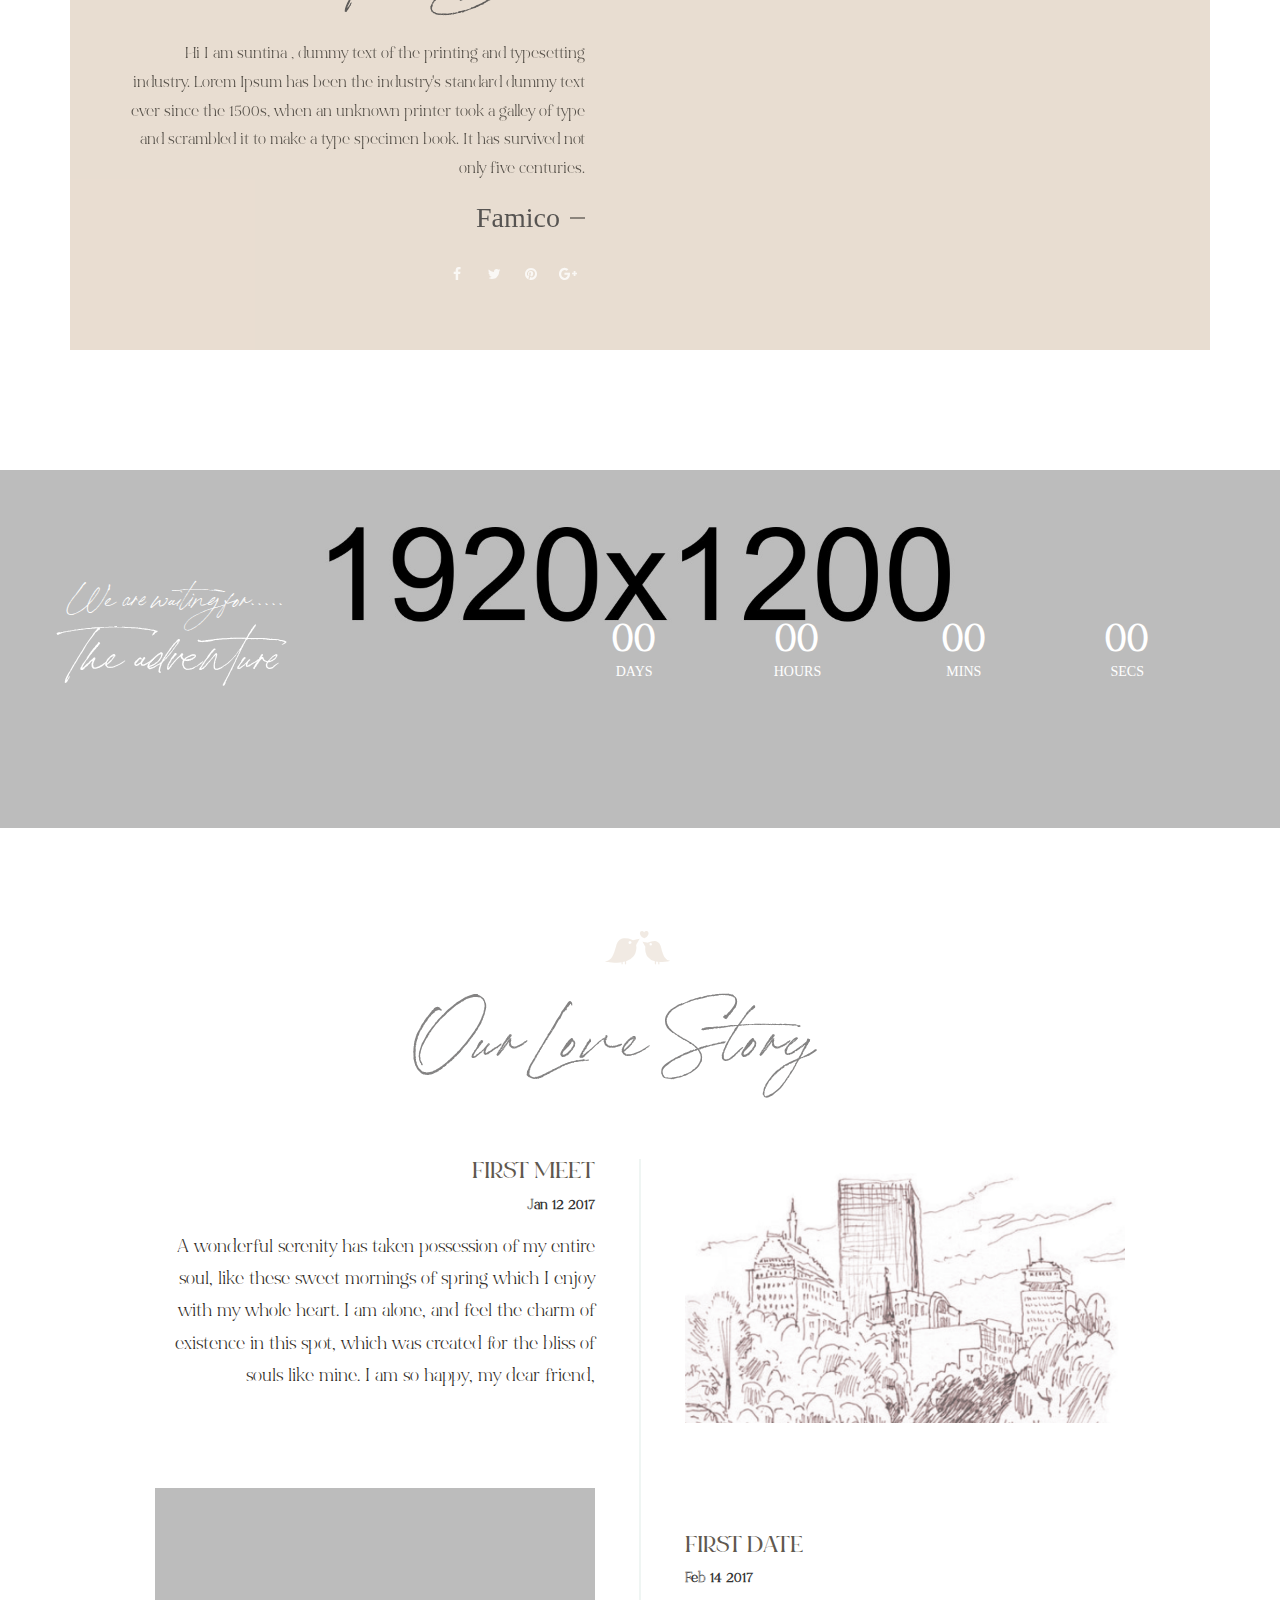
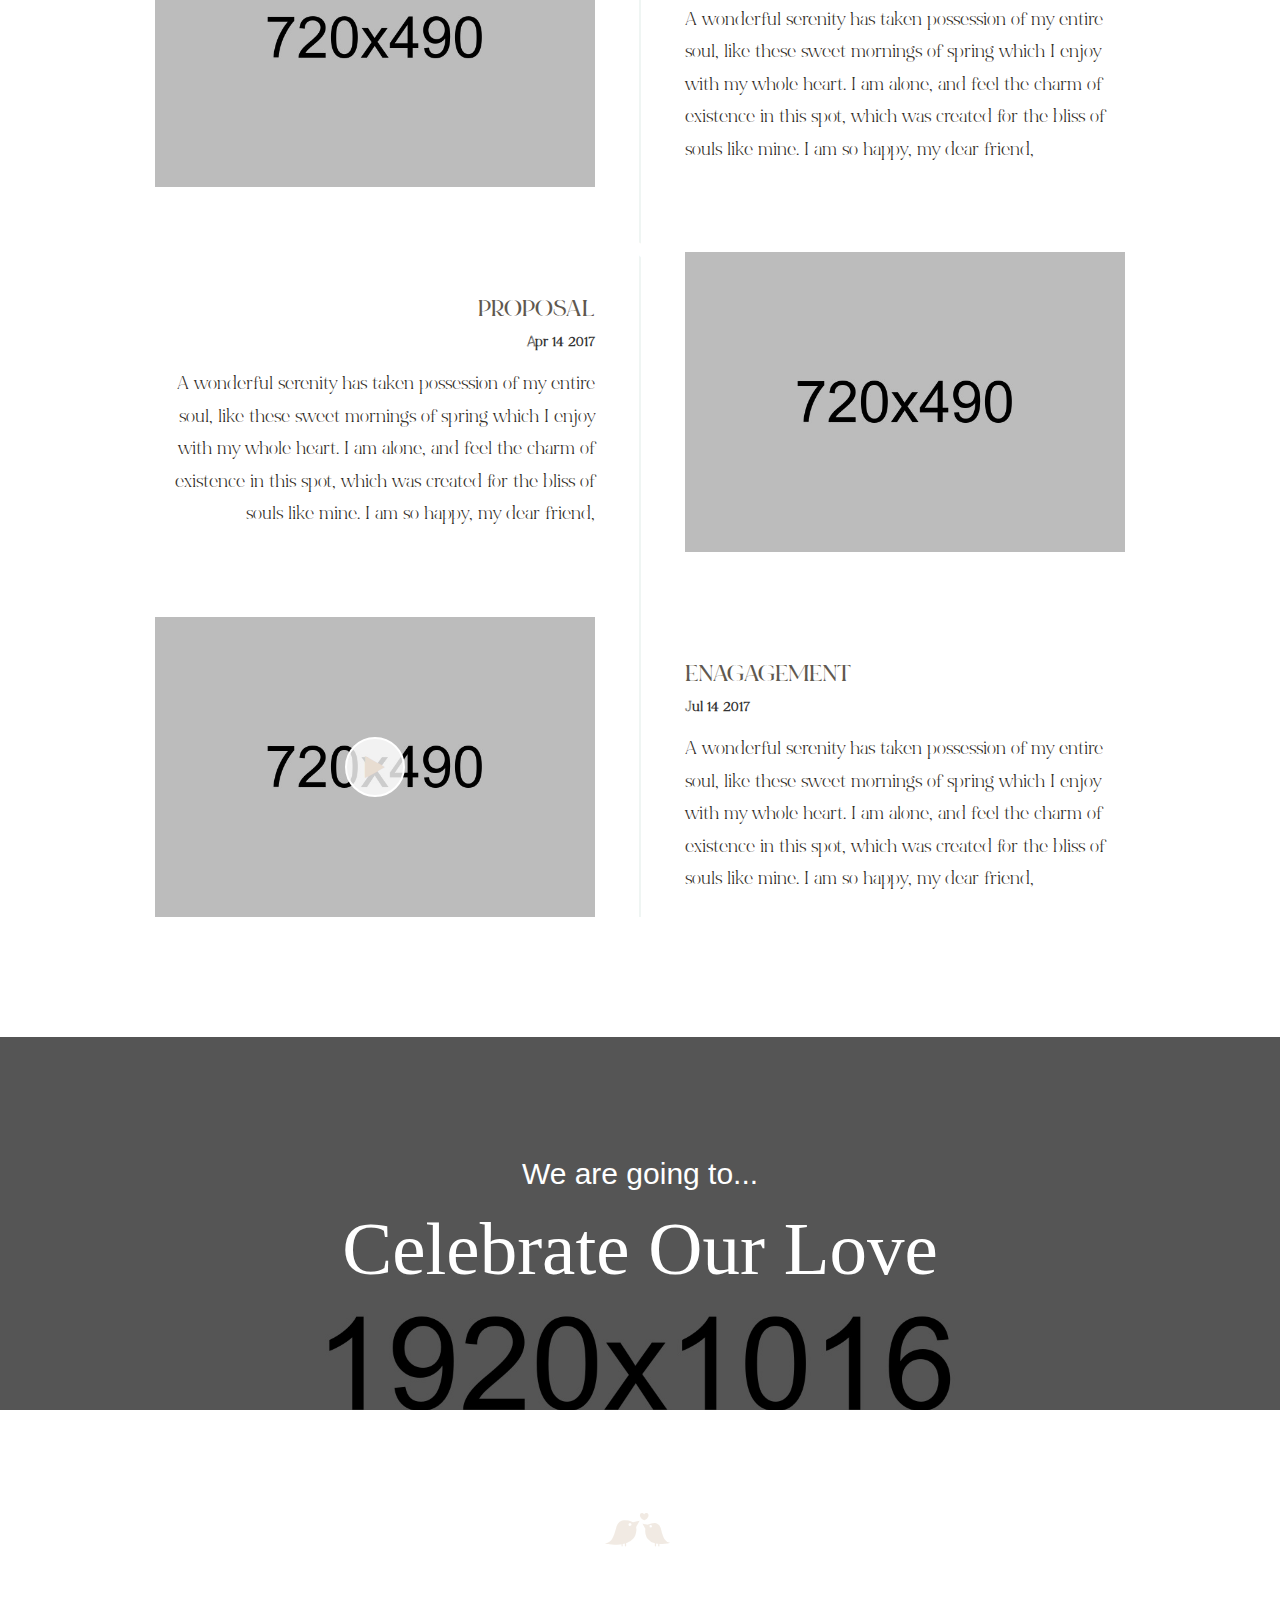
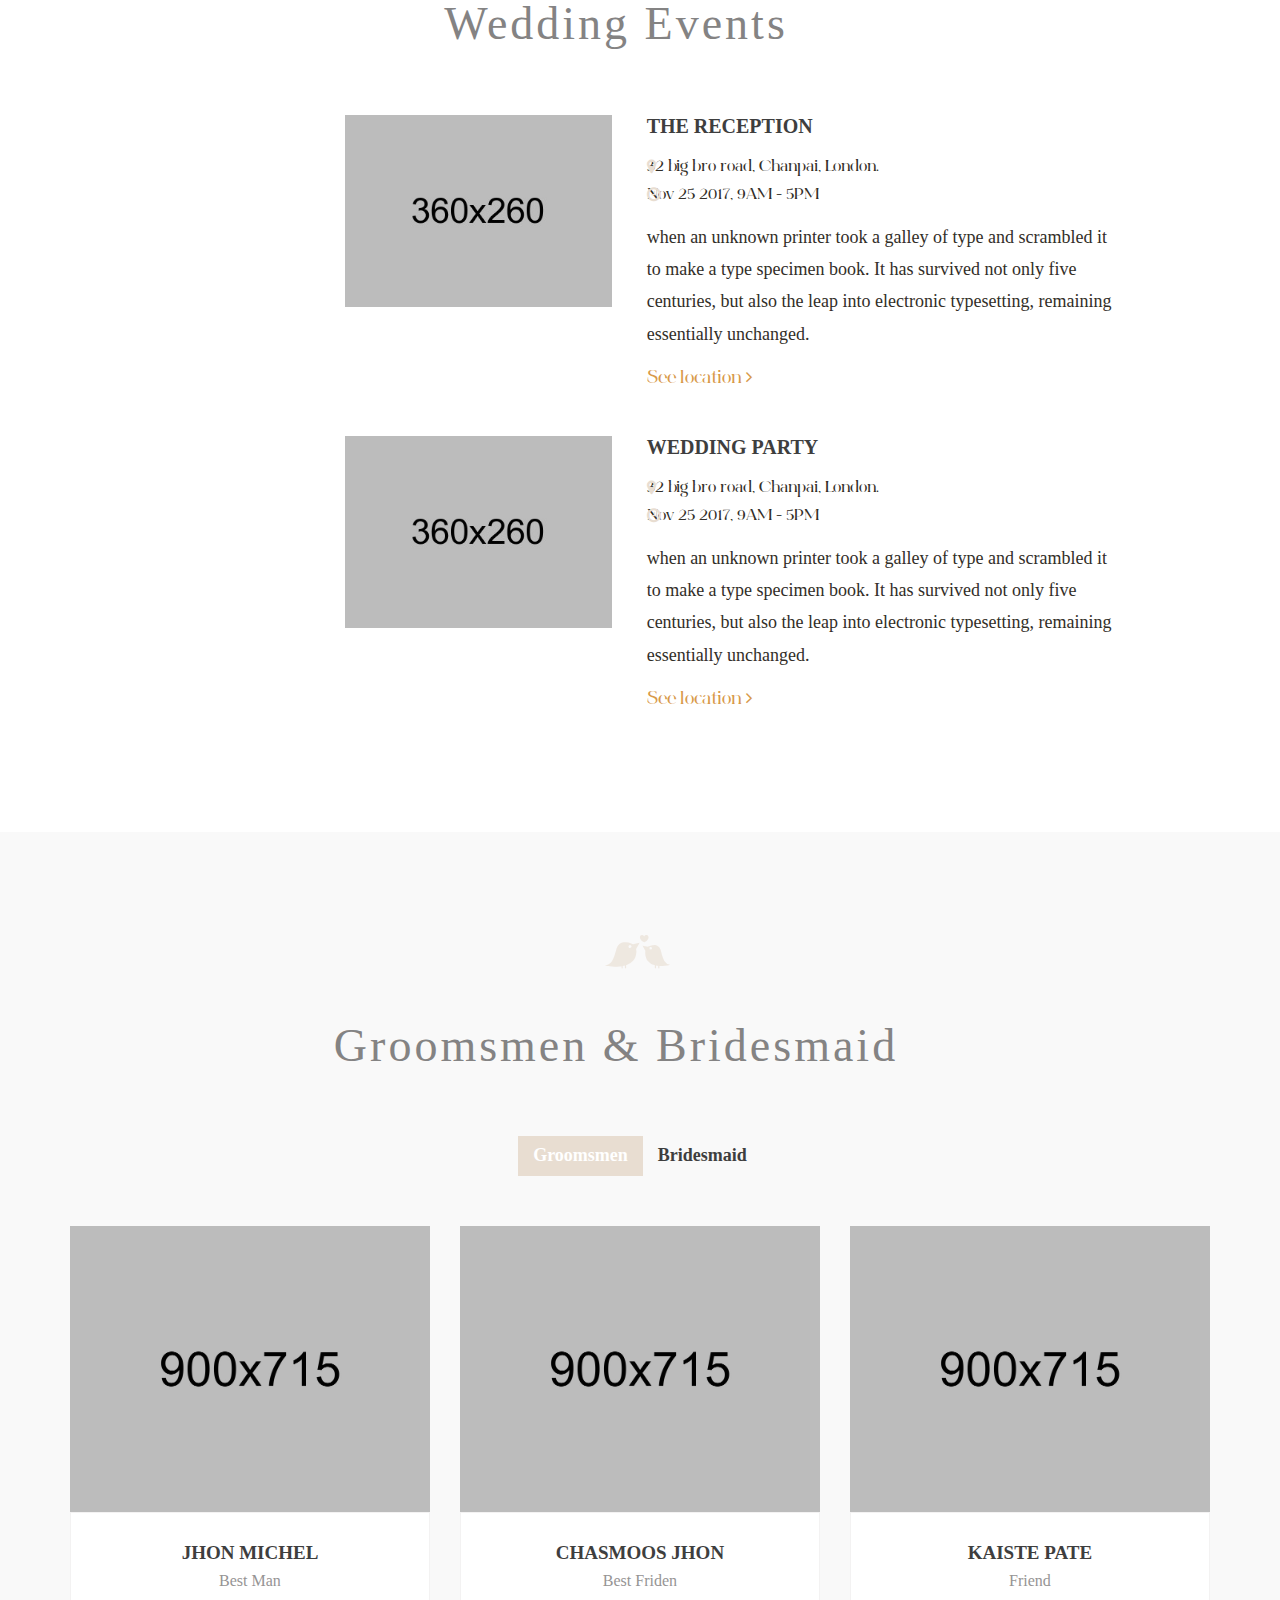
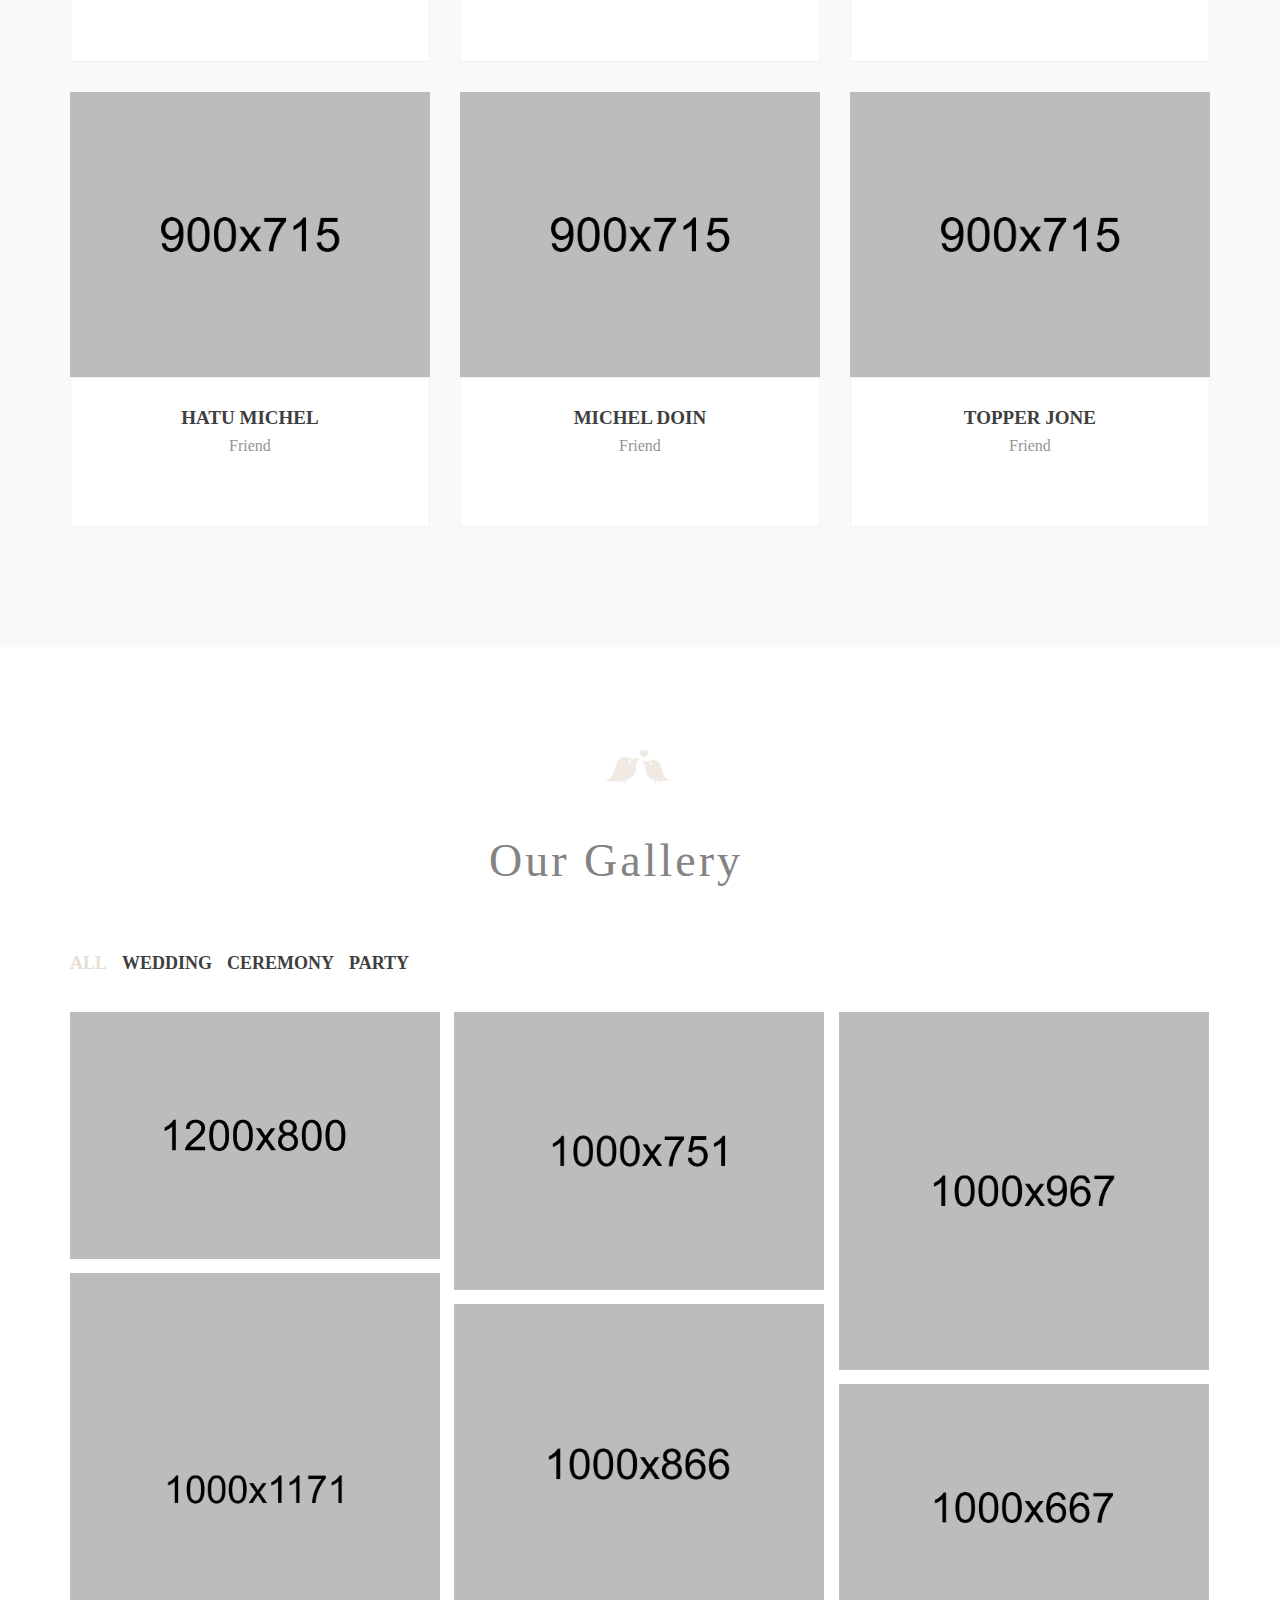
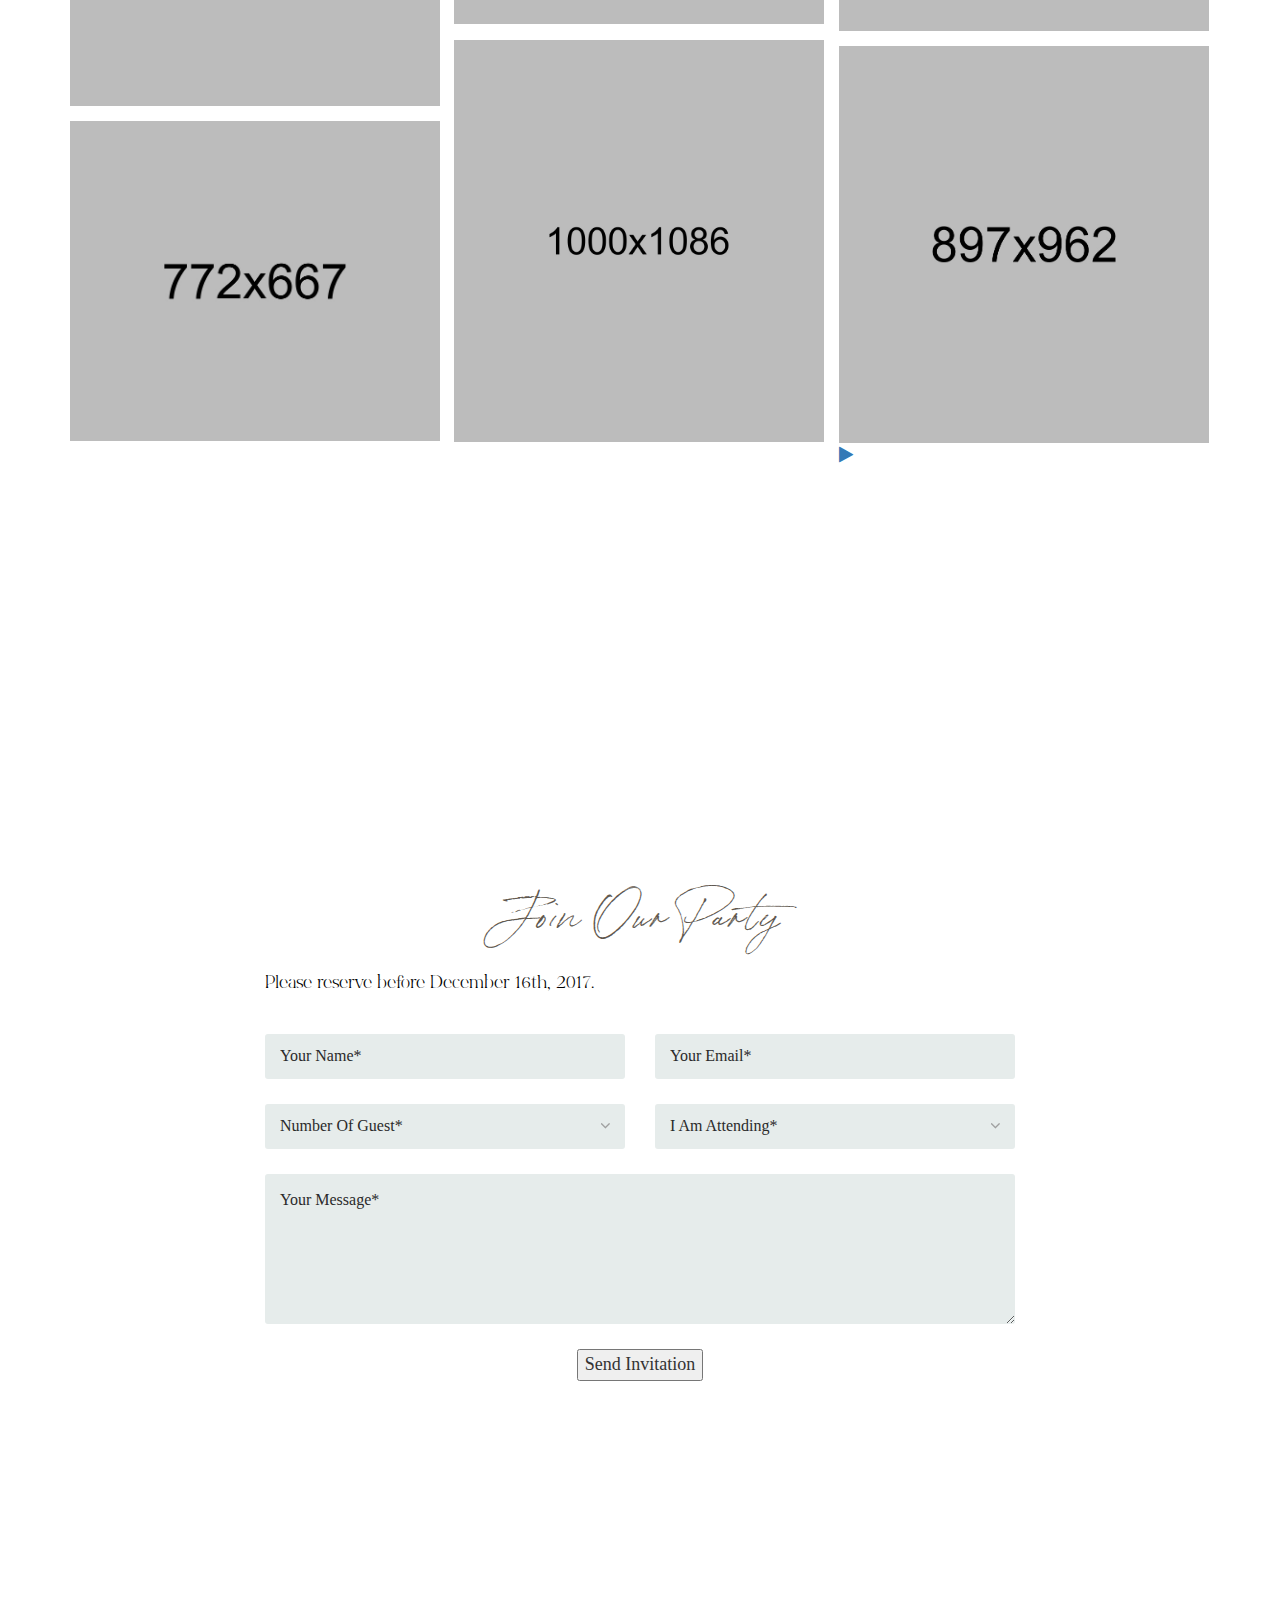
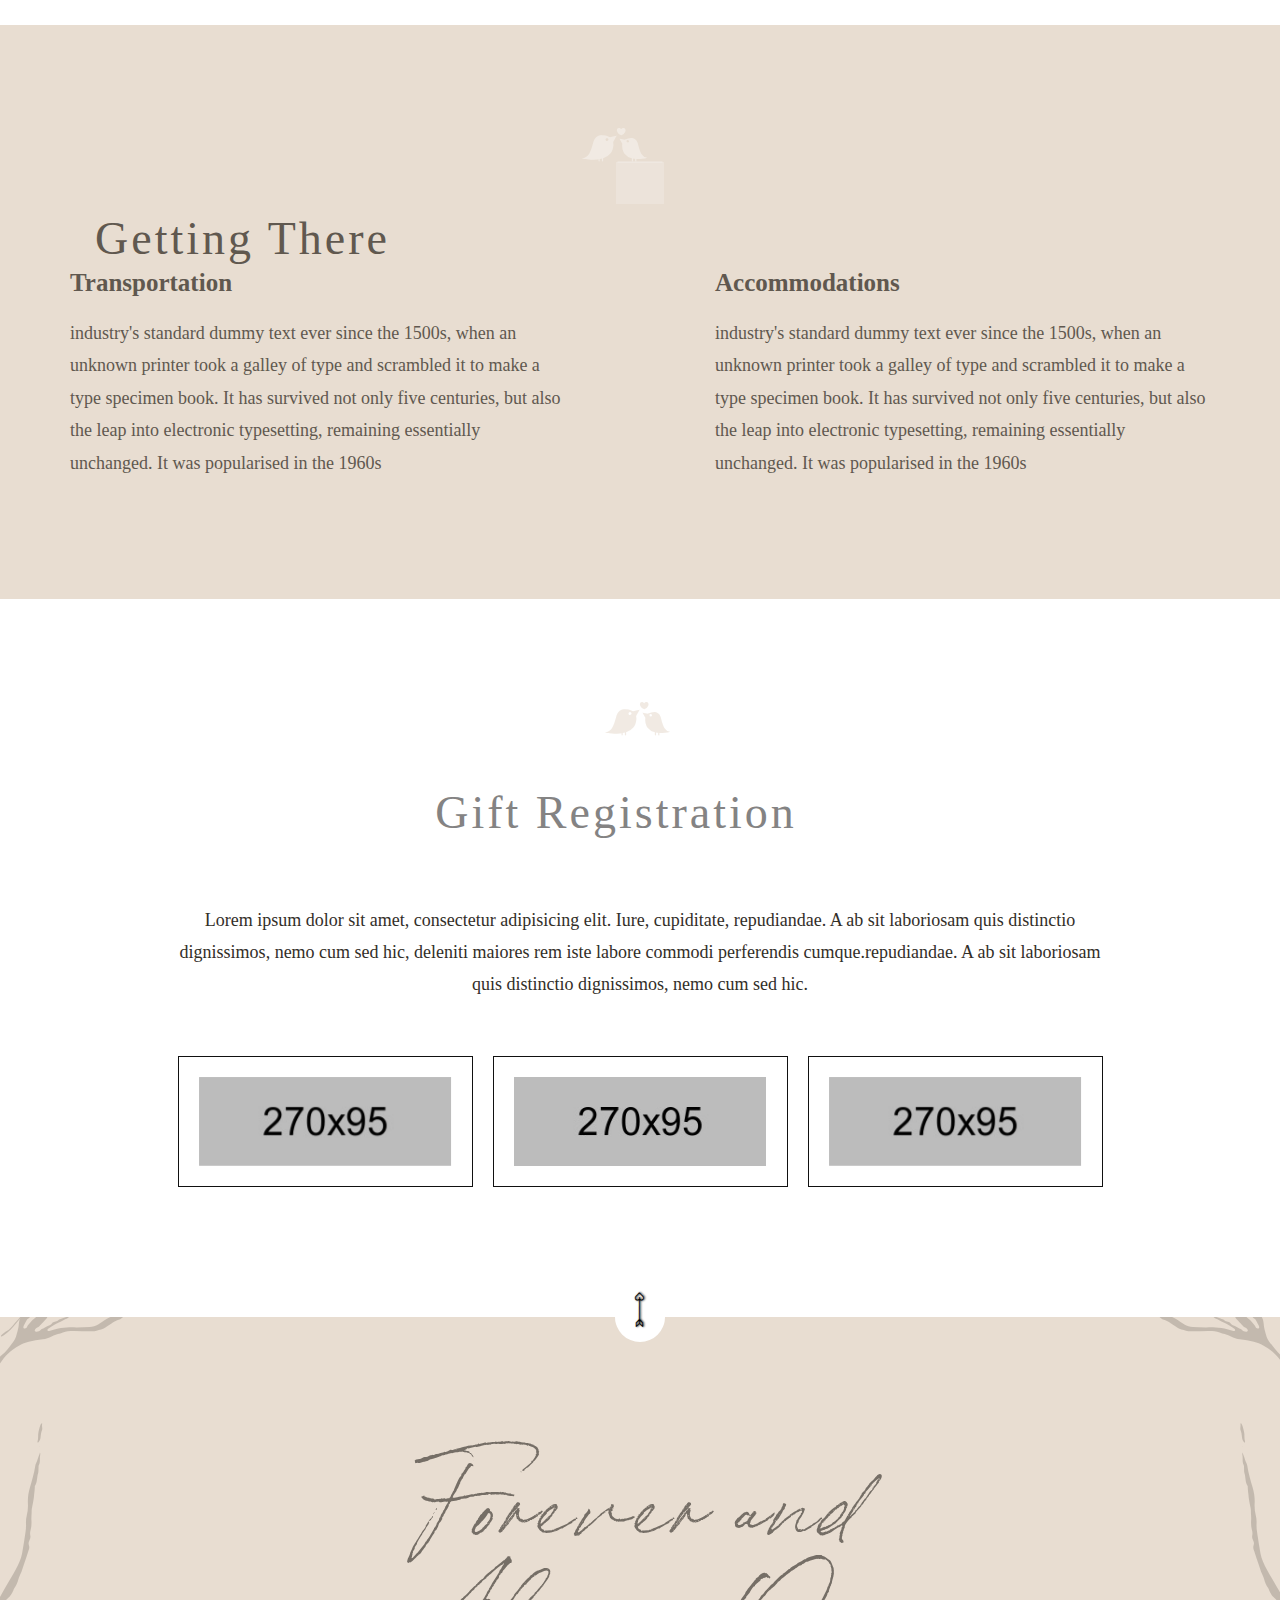
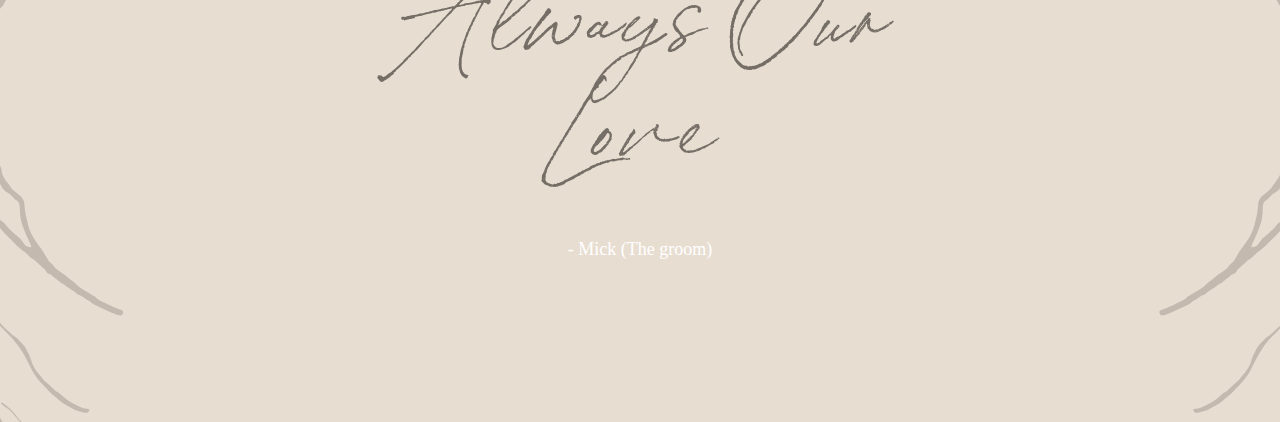
<file: index-8.html>
<!DOCTYPE html>
<html lang="en">
<head>
    <!-- Meta Tags -->
    <meta charset="utf-8">
    <meta http-equiv="X-UA-Compatible" content="IE=edge">
    <meta name="viewport" content="width=device-width, initial-scale=1">

    <!-- Page Title -->
    <title> Lovly Wedding - Responsive Wedding Template </title>

    <!-- Favicon and Touch Icons -->
    <link href="images/favicon/favicon.png" rel="shortcut icon" type="image/png">
    <link href="images/favicon/apple-touch-icon.png" rel="apple-touch-icon">
    <link href="images/favicon/apple-touch-icon-72x72.png" rel="apple-touch-icon" sizes="72x72">
    <link href="images/favicon/apple-touch-icon-114x114.png" rel="apple-touch-icon" sizes="114x114">
    <link href="images/favicon/apple-touch-icon-144x144.png" rel="apple-touch-icon" sizes="144x144">

    <!-- Icon fonts -->
    <link href="css/font-awesome.min.css" rel="stylesheet">
    <link href="css/flaticon.css" rel="stylesheet">

    <!-- Bootstrap core CSS -->
    <link href="css/bootstrap.min.css" rel="stylesheet">

    <!-- Plugins for this template -->
    <link href="css/animate.css" rel="stylesheet">
    <link href="css/owl.carousel.css" rel="stylesheet">
    <link href="css/owl.theme.css" rel="stylesheet">
    <link href="css/slick.css" rel="stylesheet">
    <link href="css/slick-theme.css" rel="stylesheet">
    <link href="css/owl.transitions.css" rel="stylesheet">
    <link href="css/jquery.fancybox.css" rel="stylesheet">
    <link href="css/magnific-popup.css" rel="stylesheet">

    <!-- Custom styles for this template -->
    <link href="css/style.css" rel="stylesheet">

    <!-- HTML5 shim and Respond.js for IE8 support of HTML5 elements and media queries -->
    <!--[if lt IE 9]>
    <script src="https://oss.maxcdn.com/html5shiv/3.7.3/html5shiv.min.js"></script>
    <script src="https://oss.maxcdn.com/respond/1.4.2/respond.min.js"></script>
    <![endif]-->

</head>

<body id="home">

    <!-- start page-wrapper -->
    <div class="page-wrapper">

        <!-- start preloader -->
        <div class="preloader">
            <div class="inner">
                <span class="icon"><i class="fi flaticon-two"></i></span>
            </div>
        </div>
        <!-- end preloader -->


        <!-- strat music-box -->
        <div class="music-box">
            <button class="music-box-toggle-btn">
                <i class="fa fa-music"></i>
            </button>

            <div class="music-holder">
                <iframe src="https://w.soundcloud.com/player/?url=https%3A//api.soundcloud.com/tracks/102137206&amp;auto_play=true&amp;hide_related=false&amp;show_comments=true&amp;show_user=true&amp;show_reposts=false&amp;visual=true"></iframe>
            </div>
        </div>
        <!-- end music box -->


        <!-- start of hero -->
        <section class="hero">
            <div class="static-hero"></div>
            <div class="ripple"></div>
            <div class="wedding-announcement">
                <div class="couple-name-merried-text">
                    <h2 class="wow slideInUp" data-wow-duration="1s">Suntina &amp; Famico</h2>
                    <div class="married-text wow fadeIn" data-wow-delay="1s">
                        <h4 class="">
                        <span class=" wow fadeInUp" data-wow-delay="1.05s">W</span>
                        <span class=" wow fadeInUp" data-wow-delay="1.10s">e</span>
                        <span class=" wow fadeInUp" data-wow-delay="1.15s">'</span>
                        <span class=" wow fadeInUp" data-wow-delay="1.20s">r</span>
                        <span class=" wow fadeInUp" data-wow-delay="1.25s">e</span>
                        <span>&nbsp;</span>
                        <span class=" wow fadeInUp" data-wow-delay="1.30s">g</span>
                        <span class=" wow fadeInUp" data-wow-delay="1.35s">e</span>
                        <span class=" wow fadeInUp" data-wow-delay="1.40s">t</span>
                        <span class=" wow fadeInUp" data-wow-delay="1.45s">t</span>
                        <span class=" wow fadeInUp" data-wow-delay="1.50s">i</span>
                        <span class=" wow fadeInUp" data-wow-delay="1.55s">n</span>
                        <span class=" wow fadeInUp" data-wow-delay="1.60s">g</span>
                        <span>&nbsp;</span>
                        <span class=" wow fadeInUp" data-wow-delay="1.65s">m</span>
                        <span class=" wow fadeInUp" data-wow-delay="1.70s">a</span>
                        <span class=" wow fadeInUp" data-wow-delay="1.75s">r</span>
                        <span class=" wow fadeInUp" data-wow-delay="1.80s">r</span>
                        <span class=" wow fadeInUp" data-wow-delay="1.85s">i</span>
                        <span class=" wow fadeInUp" data-wow-delay="1.90s">e</span>
                        <span class=" wow fadeInUp" data-wow-delay="1.95s">d</span>

                        </h4>
                    </div>
                    <!-- <i class="fa fa-heart"></i> -->
                </div>

                <div class="save-the-date">
                    <h4>Save the date</h4>
                    <span class="date">25 DEC 2017</span>
                </div>
            </div>
        </section>
        <!-- end of hero slider -->


        <!-- Start header -->
        <header id="header" class="site-header header-style-1">
            <nav class="navigation navbar navbar-default">
                <div class="container">
                    <div class="navbar-header">
                        <button type="button" class="open-btn">
                            <span class="sr-only">Toggle navigation</span>
                            <span class="icon-bar"></span>
                            <span class="icon-bar"></span>
                            <span class="icon-bar"></span>
                        </button>
                        <div class="couple-logo">
                            <h1><a href="#home">S <i class="fi flaticon-shape-1"></i> F</a></h1>
                        </div>
                    </div>
                    <div id="navbar" class="navbar-collapse collapse navbar-right navigation-holder">
                        <button class="close-navbar"><i class="fa fa-close"></i></button>
                        <ul class="nav navbar-nav">
                            <li><a href="#home">Home</a></li>
                            <li><a href="#couple">Couple</a></li>
                            <li><a href="#story">Story</a></li>
                            <li><a href="#events">Events</a></li>
                            <li><a href="#people">People</a></li>
                            <li><a href="#gallery">Gallery</a></li>
                            <li><a href="#rsvp">RSVP</a></li>
                            <li class="menu-item-has-children">
                                <a href="javascript:void(0);">Blog</a>
                                <ul class="sub-menu">
                                    <li><a href="blog.html">Blog</a></li>
                                    <li><a href="blog-details.html">Blog Details</a></li>
                                    <li class="menu-item-has-children">
                                        <a href="#Level3">Thidr level</a>
                                        <ul class="sub-menu">
                                            <li><a href="#">Level3</a></li>
                                            <li><a href="#">Level3</a></li>
                                            <li><a href="#">Level3</a></li>
                                        </ul>
                                    </li>
                                </ul>
                            </li>
                        </ul>
                    </div><!-- end of nav-collapse -->
                </div><!-- end of container -->
            </nav>
        </header>
        <!-- end of header -->


        <!-- start wedding-couple-section -->
        <section class="wedding-couple-section section-padding" id="couple">
            <div class="container">
                <div class="row">
                    <div class="col col-xs-12">
                        <div class="gb groom">
                            <div class="img-holder wow fadeInLeftSlow">
                                <img src="images/couple/img-1.jpg" alt>
                            </div>
                            <div class="details">
                                <div class="details-inner">
                                    <h3>The groom</h3>
                                    <p>Hi I am suntina , dummy text of the printing and typesetting industry. Lorem Ipsum has been the industry's standard dummy text ever since the 1500s, when an unknown printer took a galley of type and scrambled it to make a type specimen book. It has survived not only five centuries.</p>
                                    <span class="signature">Suntina</span>
                                    <ul class="social-links">
                                        <li><a href="#"><i class="fa fa-facebook"></i></a></li>
                                        <li><a href="#"><i class="fa fa-twitter"></i></a></li>
                                        <li><a href="#"><i class="fa fa-pinterest"></i></a></li>
                                        <li><a href="#"><i class="fa fa-google-plus"></i></a></li>
                                    </ul>
                                </div>
                            </div>
                        </div>
                        <div class="gb bride">
                            <div class="details">
                                <div class="details-inner">
                                    <h3>The Bride</h3>
                                    <p>Hi I am suntina , dummy text of the printing and typesetting industry. Lorem Ipsum has been the industry's standard dummy text ever since the 1500s, when an unknown printer took a galley of type and scrambled it to make a type specimen book. It has survived not only five centuries.</p>
                                    <span class="signature">Famico</span>
                                    <ul class="social-links">
                                        <li><a href="#"><i class="fa fa-facebook"></i></a></li>
                                        <li><a href="#"><i class="fa fa-twitter"></i></a></li>
                                        <li><a href="#"><i class="fa fa-pinterest"></i></a></li>
                                        <li><a href="#"><i class="fa fa-google-plus"></i></a></li>
                                    </ul>
                                </div>
                            </div>
                            <div class="img-holder wow fadeInRightSlow">
                                <img src="images/couple/img-2.jpg" alt>
                            </div>
                        </div>
                    </div>
                </div> <!-- end row -->
            </div> <!-- end container -->
        </section>
        <!-- end wedding-couple-section -->


        <!-- start count-down-section -->
        <section class="count-down-section section-padding parallax" data-bg-image="images/countdown-bg.jpg" data-speed="7">
            <div class="container">
                <div class="row">
                    <div class="col col-md-4">
                        <h2><span>We are waiting for.....</span> The adventure</h2>
                    </div>
                    <div class="col col-md-7 col-md-offset-1">
                        <div class="count-down-clock">
                            <div id="clock">

                            </div>
                        </div>
                    </div>
                </div> <!-- end row -->
            </div> <!-- end container -->
        </section>
        <!-- end count-down-section -->


        <!-- start story-section -->
        <section class="story-section section-padding" id="story">
            <div class="container">
                <div class="row">
                    <div class="col col-xs-12">
                        <div class="section-title">
                            <div class="vertical-line"><span><i class="fi flaticon-two"></i></span></div>
                            <h2>Our love story</h2>
                        </div>
                    </div>
                </div> <!-- end section-title -->

                <div class="row">
                    <div class="col col-xs-12">
                        <div class="story-timeline">
                            <div class="row">
                                <div class="col col-md-6">
                                    <div class="story-text right-align-text">
                                        <h3>First meet</h3>
                                        <span class="date">Jan 12 2017</span>
                                        <p>A wonderful serenity has taken possession of my entire soul, like these sweet mornings of spring which I enjoy with my whole heart. I am alone, and feel the charm of existence in this spot, which was created for the bliss of souls like mine. I am so happy, my dear friend, </p>
                                    </div>
                                </div>
                                <div class="col col-md-6">
                                    <div class="img-holder">
                                        <img src="images/story/img-1.jpg" alt class="img img-responsive">
                                    </div>
                                </div>
                            </div>
                            <div class="row">
                                <div class="col col-md-6">
                                    <div class="img-holder right-align-text story-slider">
                                        <img src="images/story/img-2.jpg" alt class="img img-responsive">
                                        <img src="images/story/img-3.jpg" alt class="img img-responsive">
                                    </div>
                                </div>
                                <div class="col col-md-6 text-holder">
                                    <span class="heart">
                                        <i class="fa fa-heart"></i>
                                    </span>
                                    <div class="story-text">
                                        <h3>First date</h3>
                                        <span class="date">Feb 14 2017</span>
                                        <p>A wonderful serenity has taken possession of my entire soul, like these sweet mornings of spring which I enjoy with my whole heart. I am alone, and feel the charm of existence in this spot, which was created for the bliss of souls like mine. I am so happy, my dear friend, </p>
                                    </div>
                                </div>
                            </div>
                            <div class="row">
                                <div class="col col-md-6 text-holder right-heart">
                                    <span class="heart">
                                        <i class="fa fa-heart"></i>
                                    </span>
                                    <div class="story-text right-align-text">
                                        <h3>Proposal</h3>
                                        <span class="date">Apr 14 2017</span>
                                        <p>A wonderful serenity has taken possession of my entire soul, like these sweet mornings of spring which I enjoy with my whole heart. I am alone, and feel the charm of existence in this spot, which was created for the bliss of souls like mine. I am so happy, my dear friend, </p>
                                    </div>
                                </div>
                                <div class="col col-md-6">
                                    <div class="img-holder right-align-text story-slider">
                                        <img src="images/story/img-7.jpg" alt class="img img-responsive">
                                        <img src="images/story/img-5.jpg" alt class="img img-responsive">
                                    </div>
                                </div>
                            </div>
                            <div class="row">
                                <div class="col col-md-6">
                                    <div class="img-holder video-holder">
                                        <img src="images/story/img-8.jpg" alt class="img img-responsive">
                                        <a href="https://www.youtube.com/embed/XSGBVzeBUbk?autoplay=1" data-type="iframe" class="video-play-btn">
                                            <i class="fa fa-play"></i>
                                        </a>
                                    </div>
                                </div>
                                <div class="col col-md-6 text-holder">
                                    <span class="heart">
                                        <i class="fa fa-heart"></i>
                                    </span>
                                    <div class="story-text">
                                        <h3>Enagagement</h3>
                                        <span class="date">Jul 14 2017</span>
                                        <p>A wonderful serenity has taken possession of my entire soul, like these sweet mornings of spring which I enjoy with my whole heart. I am alone, and feel the charm of existence in this spot, which was created for the bliss of souls like mine. I am so happy, my dear friend, </p>
                                    </div>
                                </div>
                            </div>
                        </div>
                    </div>
                </div> <!-- end row -->
            </div> <!-- end container -->
        </section>
        <!-- end story-section -->


        <!-- start cta -->
        <section class="cta section-padding parallax" data-bg-image="images/cta-bg.jpg" data-speed="7">
            <div class="container">
                <div class="row">
                    <div class="col col-xs-12">
                        <h2><span>We are going to...</span> Celebrate Our Love</h2>
                    </div>
                </div> <!-- end row -->
            </div> <!-- end container -->
        </section>
        <!-- end cta -->


        <!-- start events-section -->
        <section class="events-section section-padding" id="events">
            <div class="container">
                <div class="row">
                    <div class="col col-xs-12">
                        <div class="section-title">
                            <div class="vertical-line"><span><i class="fi flaticon-two"></i></span></div>
                            <h2>Wedding events</h2>
                        </div>
                    </div>
                </div> <!-- end section-title -->

                <div class="row">
                    <div class="col col-lg-10 col-lg-offset-1">
                        <div class="event">
                            <div class="img-holder">
                                <img src="images/events/img-1.jpg" alt class="img img-responsive">
                            </div>
                            <div class="details">
                                <h3>The reception</h3>
                                <ul>
                                    <li><i class="fa fa-map-marker"></i> 32 big bro road, Chanpai, London.</li>
                                    <li><i class="fa fa-clock-o"></i> Nov 25 2017, 9AM - 5PM</li>
                                </ul>
                                <p>when an unknown printer took a galley of type and scrambled it to make a type specimen book. It has survived not only five centuries, but also the leap into electronic typesetting, remaining essentially unchanged. </p>
                                <a class="see-location-btn popup-gmaps" href="https://www.google.com/maps/embed?pb=!1m18!1m12!1m3!1d25211.21212385712!2d144.95275648773628!3d-37.82748510398018!2m3!1f0!2f0!3f0!3m2!1i1024!2i768!4f13.1!3m3!1m2!1s0x6ad642af0f11fd81%3A0x5045675218ce7e0!2zTWVsYm91cm5lIFZJQyAzMDA0LCDgpoXgprjgp43gpp_gp43gprDgp4fgprLgpr_gpq_gprzgpr4!5e0!3m2!1sbn!2sbd!4v1503742051881">
                                    See location <i class="fa fa-angle-right"></i>
                                </a>
                            </div>
                        </div>
                        <div class="event">
                            <div class="img-holder">
                                <img src="images/events/img-2.jpg" alt class="img img-responsive">
                            </div>
                            <div class="details">
                                <h3>Wedding party</h3>
                                <ul>
                                    <li><i class="fa fa-map-marker"></i> 32 big bro road, Chanpai, London.</li>
                                    <li><i class="fa fa-clock-o"></i> Nov 25 2017, 9AM - 5PM</li>
                                </ul>
                                <p>when an unknown printer took a galley of type and scrambled it to make a type specimen book. It has survived not only five centuries, but also the leap into electronic typesetting, remaining essentially unchanged. </p>
                                <a class="see-location-btn popup-gmaps" href="https://www.google.com/maps/embed?pb=!1m18!1m12!1m3!1d3152.0160484383277!2d144.99053291585201!3d-37.81309307975254!2m3!1f0!2f0!3f0!3m2!1i1024!2i768!4f13.1!3m3!1m2!1s0x6ad642ef89a7e023%3A0xb1353055e38c1ab8!2sNew+York+Tomato+Cafe!5e0!3m2!1sbn!2sbd!4v1503743893919">
                                    See location <i class="fa fa-angle-right"></i>
                                </a>
                            </div>
                        </div>
                    </div>
                </div> <!-- end row -->
            </div> <!-- end container -->
        </section>
        <!-- end events-section -->


        <!-- start inportant-people-section -->
        <section class="inportant-people-section section-padding" id="people">
            <div class="container">
                <div class="row">
                    <div class="col col-xs-12">
                        <div class="section-title">
                            <div class="vertical-line"><span><i class="fi flaticon-two"></i></span></div>
                            <h2>Groomsmen &amp; Bridesmaid</h2>
                        </div>
                    </div>
                </div> <!-- end section-title -->

                <div class="row">
                    <div class="col col-xs-12">
                        <div class="inportant-people-content">
                            <div class="tablist">
                                <ul class="nav">
                                    <li class="active">
                                        <a href="#groomsmen" data-toggle="tab">Groomsmen</a>
                                    </li>
                                    <li>
                                        <a href="#bridesmaid" data-toggle="tab">Bridesmaid</a>
                                    </li>
                                </ul>
                            </div>

                            <div class="tab-content">
                                <div class="tab-pane fade in active grid-wrapper" id="groomsmen">
                                    <div class="grid">
                                        <div class="img-holder">
                                            <a href="images/groomsmen/img-1.jpg" class="popup-image">
                                                <img src="images/groomsmen/img-1.jpg" alt class="img img-responsive">
                                            </a>
                                        </div>
                                        <div class="details">
                                            <h3>Jhon Michel</h3>
                                            <span>Best man</span>
                                            <ul class="social-links">
                                                <li><a href="#"><i class="fa fa-facebook"></i></a></li>
                                                <li><a href="#"><i class="fa fa-twitter"></i></a></li>
                                                <li><a href="#"><i class="fa fa-pinterest"></i></a></li>
                                                <li><a href="#"><i class="fa fa-vimeo"></i></a></li>
                                            </ul>
                                        </div>
                                    </div>
                                    <div class="grid">
                                        <div class="img-holder">
                                            <a href="images/groomsmen/img-2.jpg" class="popup-image">
                                                <img src="images/groomsmen/img-2.jpg" alt class="img img-responsive">
                                            </a>
                                        </div>
                                        <div class="details">
                                            <h3>Chasmoos jhon</h3>
                                            <span>Best friden</span>
                                            <ul class="social-links">
                                                <li><a href="#"><i class="fa fa-facebook"></i></a></li>
                                                <li><a href="#"><i class="fa fa-twitter"></i></a></li>
                                                <li><a href="#"><i class="fa fa-pinterest"></i></a></li>
                                                <li><a href="#"><i class="fa fa-vimeo"></i></a></li>
                                            </ul>
                                        </div>
                                    </div>
                                    <div class="grid">
                                        <div class="img-holder">
                                            <a href="images/groomsmen/img-3.jpg" class="popup-image">
                                                <img src="images/groomsmen/img-3.jpg" alt class="img img-responsive">
                                            </a>
                                        </div>
                                        <div class="details">
                                            <h3>Kaiste pate</h3>
                                            <span>Friend</span>
                                            <ul class="social-links">
                                                <li><a href="#"><i class="fa fa-facebook"></i></a></li>
                                                <li><a href="#"><i class="fa fa-twitter"></i></a></li>
                                                <li><a href="#"><i class="fa fa-pinterest"></i></a></li>
                                                <li><a href="#"><i class="fa fa-vimeo"></i></a></li>
                                            </ul>
                                        </div>
                                    </div>
                                    <div class="grid">
                                        <div class="img-holder">
                                            <a href="images/groomsmen/img-4.jpg" class="popup-image">
                                                <img src="images/groomsmen/img-4.jpg" alt class="img img-responsive">
                                            </a>
                                        </div>
                                        <div class="details">
                                            <h3>Hatu Michel</h3>
                                            <span>Friend</span>
                                            <ul class="social-links">
                                                <li><a href="#"><i class="fa fa-facebook"></i></a></li>
                                                <li><a href="#"><i class="fa fa-twitter"></i></a></li>
                                                <li><a href="#"><i class="fa fa-pinterest"></i></a></li>
                                                <li><a href="#"><i class="fa fa-vimeo"></i></a></li>
                                            </ul>
                                        </div>
                                    </div>
                                    <div class="grid">
                                        <div class="img-holder">
                                            <a href="images/groomsmen/img-5.jpg" class="popup-image">
                                                <img src="images/groomsmen/img-5.jpg" alt class="img img-responsive">
                                            </a>
                                        </div>
                                        <div class="details">
                                            <h3>Michel doin</h3>
                                            <span>Friend</span>
                                            <ul class="social-links">
                                                <li><a href="#"><i class="fa fa-facebook"></i></a></li>
                                                <li><a href="#"><i class="fa fa-twitter"></i></a></li>
                                                <li><a href="#"><i class="fa fa-pinterest"></i></a></li>
                                                <li><a href="#"><i class="fa fa-vimeo"></i></a></li>
                                            </ul>
                                        </div>
                                    </div>
                                    <div class="grid">
                                        <div class="img-holder">
                                            <a href="images/groomsmen/img-6.jpg" class="popup-image">
                                                <img src="images/groomsmen/img-6.jpg" alt class="img img-responsive">
                                            </a>
                                        </div>
                                        <div class="details">
                                            <h3>Topper jone</h3>
                                            <span>Friend</span>
                                            <ul class="social-links">
                                                <li><a href="#"><i class="fa fa-facebook"></i></a></li>
                                                <li><a href="#"><i class="fa fa-twitter"></i></a></li>
                                                <li><a href="#"><i class="fa fa-pinterest"></i></a></li>
                                                <li><a href="#"><i class="fa fa-vimeo"></i></a></li>
                                            </ul>
                                        </div>
                                    </div>
                                </div>

                                <div class="tab-pane fade grid-wrapper" id="bridesmaid">
                                    <div class="grid">
                                        <div class="img-holder">
                                            <a href="images/bridesmaid/img-1.jpg" class="popup-image">
                                                <img src="images/bridesmaid/img-1.jpg" alt class="img img-responsive">
                                            </a>
                                        </div>
                                        <div class="details">
                                            <h3>Rachel Li</h3>
                                            <span>Made of honor</span>
                                            <ul class="social-links">
                                                <li><a href="#"><i class="fa fa-facebook"></i></a></li>
                                                <li><a href="#"><i class="fa fa-twitter"></i></a></li>
                                                <li><a href="#"><i class="fa fa-pinterest"></i></a></li>
                                                <li><a href="#"><i class="fa fa-vimeo"></i></a></li>
                                            </ul>
                                        </div>
                                    </div>
                                    <div class="grid">
                                        <div class="img-holder">
                                            <a href="images/bridesmaid/img-2.jpg" class="popup-image">
                                                <img src="images/bridesmaid/img-2.jpg" alt class="img img-responsive">
                                            </a>
                                        </div>
                                        <div class="details">
                                            <h3>Male Vign</h3>
                                            <span>Best friend</span>
                                            <ul class="social-links">
                                                <li><a href="#"><i class="fa fa-facebook"></i></a></li>
                                                <li><a href="#"><i class="fa fa-twitter"></i></a></li>
                                                <li><a href="#"><i class="fa fa-pinterest"></i></a></li>
                                                <li><a href="#"><i class="fa fa-vimeo"></i></a></li>
                                            </ul>
                                        </div>
                                    </div>
                                    <div class="grid">
                                        <div class="img-holder">
                                            <a href="images/bridesmaid/img-3.jpg" class="popup-image">
                                                <img src="images/bridesmaid/img-3.jpg" alt class="img img-responsive">
                                            </a>
                                        </div>
                                        <div class="details">
                                            <h3>Jonny Mich</h3>
                                            <span>Friend</span>
                                            <ul class="social-links">
                                                <li><a href="#"><i class="fa fa-facebook"></i></a></li>
                                                <li><a href="#"><i class="fa fa-twitter"></i></a></li>
                                                <li><a href="#"><i class="fa fa-pinterest"></i></a></li>
                                                <li><a href="#"><i class="fa fa-vimeo"></i></a></li>
                                            </ul>
                                        </div>
                                    </div>
                                    <div class="grid">
                                        <div class="img-holder">
                                            <a href="images/bridesmaid/img-4.jpg" class="popup-image">
                                                <img src="images/bridesmaid/img-4.jpg" alt class="img img-responsive">
                                            </a>
                                        </div>
                                        <div class="details">
                                            <h3>Brodd Wid</h3>
                                            <span>Friend</span>
                                            <ul class="social-links">
                                                <li><a href="#"><i class="fa fa-facebook"></i></a></li>
                                                <li><a href="#"><i class="fa fa-twitter"></i></a></li>
                                                <li><a href="#"><i class="fa fa-pinterest"></i></a></li>
                                                <li><a href="#"><i class="fa fa-vimeo"></i></a></li>
                                            </ul>
                                        </div>
                                    </div>
                                    <div class="grid">
                                        <div class="img-holder">
                                            <a href="images/bridesmaid/img-5.jpg" class="popup-image">
                                                <img src="images/bridesmaid/img-5.jpg" alt class="img img-responsive">
                                            </a>
                                        </div>
                                        <div class="details">
                                            <h3>Nokshal bedi</h3>
                                            <span>Friend</span>
                                            <ul class="social-links">
                                                <li><a href="#"><i class="fa fa-facebook"></i></a></li>
                                                <li><a href="#"><i class="fa fa-twitter"></i></a></li>
                                                <li><a href="#"><i class="fa fa-pinterest"></i></a></li>
                                                <li><a href="#"><i class="fa fa-vimeo"></i></a></li>
                                            </ul>
                                        </div>
                                    </div>
                                    <div class="grid">
                                        <div class="img-holder">
                                            <a href="images/bridesmaid/img-6.jpg" class="popup-image">
                                                <img src="images/bridesmaid/img-6.jpg" alt class="img img-responsive">
                                            </a>
                                        </div>
                                        <div class="details">
                                            <h3>Holly Fie</h3>
                                            <span>Friend</span>
                                            <ul class="social-links">
                                                <li><a href="#"><i class="fa fa-facebook"></i></a></li>
                                                <li><a href="#"><i class="fa fa-twitter"></i></a></li>
                                                <li><a href="#"><i class="fa fa-pinterest"></i></a></li>
                                                <li><a href="#"><i class="fa fa-vimeo"></i></a></li>
                                            </ul>
                                        </div>
                                    </div>
                                </div>
                            </div>
                        </div>
                    </div>
                </div> <!-- end row -->
            </div> <!-- end container -->
        </section>
        <!-- end inportant-people-section -->


        <!-- start gallery-section -->
        <section class="gallery-section section-padding" id="gallery">
            <div class="container">
                <div class="row">
                    <div class="col col-xs-12">
                        <div class="section-title">
                            <div class="vertical-line"><span><i class="fi flaticon-two"></i></span></div>
                            <h2>Our gallery</h2>
                        </div>
                    </div>
                </div> <!-- end section-title -->

                <div class="row">
                    <div class="col col-xs-12 sortable-gallery">
                        <div class="gallery-filters">
                            <ul>
                                <li><a data-filter="*" href="#" class="current">All</a></li>
                                <li><a data-filter=".wedding" href="#">Wedding</a></li>
                                <li><a data-filter=".ceremony" href="#">Ceremony</a></li>
                                <li><a data-filter=".party" href="#">Party</a></li>
                            </ul>
                        </div>

                        <div class="gallery-container gallery-fancybox masonry-gallery">
                            <div class="grid wedding">
                                <a href="images/gallery/img-1.jpg" class="fancybox" data-fancybox-group="gall-1">
                                    <img src="images/gallery/img-1.jpg" alt class="img img-responsive">
                                </a>
                            </div>
                            <div class="grid wedding ceremony">
                                <a href="images/gallery/img-2.jpg" class="fancybox" data-fancybox-group="gall-1">
                                    <img src="images/gallery/img-2.jpg" alt class="img img-responsive">
                                </a>
                            </div>
                            <div class="grid ceremony eudcation">
                                <a href="images/gallery/img-3.jpg" class="fancybox" data-fancybox-group="gall-1">
                                    <img src="images/gallery/img-3.jpg" alt class="img img-responsive">
                                </a>
                            </div>
                            <div class="grid wedding party">
                                <a href="images/gallery/img-4.jpg" class="fancybox" data-fancybox-group="gall-1">
                                    <img src="images/gallery/img-4.jpg" alt class="img img-responsive">
                                </a>
                            </div>
                            <div class="grid ceremony">
                                <a href="images/gallery/img-5.jpg" class="fancybox" data-fancybox-group="gall-1">
                                    <img src="images/gallery/img-5.jpg" alt class="img img-responsive">
                                </a>
                            </div>
                            <div class="grid party">
                                <a href="images/gallery/img-6.jpg" class="fancybox" data-fancybox-group="gall-1">
                                    <img src="images/gallery/img-6.jpg" alt class="img img-responsive">
                                </a>
                            </div>
                            <div class="grid wedding">
                                <a href="images/gallery/img-7.jpg" class="fancybox" data-fancybox-group="gall-1">
                                    <img src="images/gallery/img-7.jpg" alt class="img img-responsive">
                                </a>
                            </div>
                            <div class="grid ceremony">
                               <!--  <a href="images/gallery/img-8.jpg" class="fancybox" data-fancybox-group="gall-1">
                                    <img src="images/gallery/img-8.jpg" alt class="img img-responsive">
                                </a> -->
                                <a href="https://www.youtube.com/embed/XSGBVzeBUbk?autoplay=1" data-type="iframe" class="video-play-btn">
                                    <img src="images/gallery/img-8.jpg" alt class="img img-responsive">
                                    <i class="fa fa-play"></i>
                                </a>

                            </div>
                            <div class="grid ceremony">
                                <a href="images/gallery/img-9.jpg" class="fancybox" data-fancybox-group="gall-1">
                                    <img src="images/gallery/img-9.jpg" alt class="img img-responsive">
                                </a>
                            </div>
                        </div>
                    </div>
                </div> <!-- end row -->
            </div> <!-- end container -->
        </section>
        <!-- end gallery-section -->


        <!-- start rsvp-section -->
        <section class="rsvp-section section-padding parallax" data-bg-image="images/rsvp-bg.jpg" data-speed="7" id="rsvp">
            <div class="container">
                <div class="row">
                    <div class="col col-xs-12">
                        <div class="section-title-white">
                            <div class="vertical-line"><span><i class="fi flaticon-two"></i></span></div>
                            <h2>Join our party</h2>
                        </div>
                    </div>
                </div> <!-- end section-title -->

                <div class="row content">
                    <div class="col col-lg-8 col-lg-offset-2 col-md-10 col-md-offset-1">
                        <p>Please reserve before December 16th, 2017.</p>
                        <form id="rsvp-form" class="form validate-rsvp-form row" method="post">
                            <div class="col col-sm-6">
                                <input type="text" name="name" class="form-control" placeholder="Your Name*">
                            </div>
                            <div class="col col-sm-6">
                                <input type="email" name="email" class="form-control" placeholder="Your Email*">
                            </div>
                            <div class="col col-sm-6">
                                <select class="form-control" name="guest" >
                                    <option disabled selected>Number Of Guest*</option>
                                    <option>1</option>
                                    <option>2</option>
                                    <option>3</option>
                                    <option>4</option>
                                </select>
                            </div>
                            <div class="col col-sm-6">
                                <select class="form-control" name="events" >
                                    <option disabled selected>I Am Attending*</option>
                                    <option>Al events</option>
                                    <option>Wedding ceremony</option>
                                    <option>Reception party</option>
                                </select>
                            </div>
                            <div class="col col-sm-12">
                                <textarea class="form-control" name="notes" placeholder="Your Message*"></textarea>
                            </div>
                            <div class="col col-sm-12 submit-btn">
                                <button type="submit" class="submit">Send Invitation</button>
                                <span id="loader"><i class="fa fa-refresh fa-spin fa-3x fa-fw"></i></span>
                            </div>
                            <div class="col col-md-12 success-error-message">
                                <div id="success">Thank you</div>
                                <div id="error"> Error occurred while sending email. Please try again later. </div>
                            </div>
                        </form>
                    </div>
                </div> <!-- end row -->
            </div> <!-- end container -->
        </section>
        <!-- end rsvp-section -->


        <!-- start getting-there-section -->
        <section class="getting-there-section section-padding">
            <div class="container">
                <div class="row">
                    <div class="col col-xs-12">
                        <div class="section-title-white">
                            <div class="vertical-line"><span><i class="fi flaticon-two"></i></span></div>
                            <h2>Getting there</h2>
                        </div>
                    </div>
                </div> <!-- end section-title -->

                <div class="row content">
                    <div class="col col-md-6">
                        <h3>Transportation</h3>
                        <p> industry's standard dummy text ever since the 1500s, when an unknown printer took a galley of type and scrambled it to make a type specimen book. It has survived not only five centuries, but also the leap into electronic typesetting, remaining essentially unchanged. It was popularised in the 1960s</p>
                    </div>
                    <div class="col col-md-6">
                        <h3>Accommodations</h3>
                        <p> industry's standard dummy text ever since the 1500s, when an unknown printer took a galley of type and scrambled it to make a type specimen book. It has survived not only five centuries, but also the leap into electronic typesetting, remaining essentially unchanged. It was popularised in the 1960s</p>
                    </div>
                </div> <!-- end row -->
            </div> <!-- end container -->
        </section>
        <!-- end getting-there-section -->


        <!-- start gift-registration-section -->
        <section class="gift-registration-section section-padding">
            <div class="container">
                <div class="row">
                    <div class="col col-xs-12">
                        <div class="section-title">
                            <div class="vertical-line"><span><i class="fi flaticon-two"></i></span></div>
                            <h2>Gift registration</h2>
                        </div>
                    </div>
                </div> <!-- end section-title -->

                <div class="row content">
                    <div class="col col-lg-10 col-lg-offset-1">
                        <p>Lorem ipsum dolor sit amet, consectetur adipisicing elit. Iure, cupiditate, repudiandae. A ab sit laboriosam quis distinctio dignissimos, nemo cum sed hic, deleniti maiores rem iste labore commodi perferendis cumque.repudiandae. A ab sit laboriosam quis distinctio dignissimos, nemo cum sed hic.</p>

                        <div class="gif-registration-slider">
                            <div class="register">
                                <img src="images/gift/img-1.jpg" alt class="img img-responsive">
                            </div>
                            <div class="register">
                                <img src="images/gift/img-2.jpg" alt class="img img-responsive">
                            </div>
                            <div class="register">
                                <img src="images/gift/img-3.jpg" alt class="img img-responsive">
                            </div>
                            <div class="register">
                                <img src="images/gift/img-1.jpg" alt class="img img-responsive">
                            </div>
                            <div class="register">
                                <img src="images/gift/img-2.jpg" alt class="img img-responsive">
                            </div>
                        </div>
                    </div>
                </div> <!-- end row -->
            </div> <!-- end container -->
        </section>
        <!-- end gift-registration-section -->


        <!-- start footer -->
        <footer class="site-footer">
            <div class="back-to-top">
                <a href="#" class="back-to-top-btn"><span><i class="fi flaticon-cupid"></i></span></a>
            </div>
            <div class="container">
                <div class="row">
                    <div class="col col-xs-12">
                        <h2>Forever and Always Our Love</h2>
                        <span>- Mick (The groom)</span>
                    </div>
                </div> <!-- end row -->
            </div> <!-- end container -->
        </footer>
        <!-- end footer -->

    </div>
    <!-- end of page-wrapper -->



    <!-- All JavaScript files
    ================================================== -->
    <script src="js/jquery.min.js"></script>
    <script src="js/bootstrap.min.js"></script>

    <!-- Plugins for this template -->
    <script src="js/jquery-plugin-collection.js"></script>

    <!-- Custom script for this template -->
    <script src="js/script.js"></script>
</body>
</html>
</file>
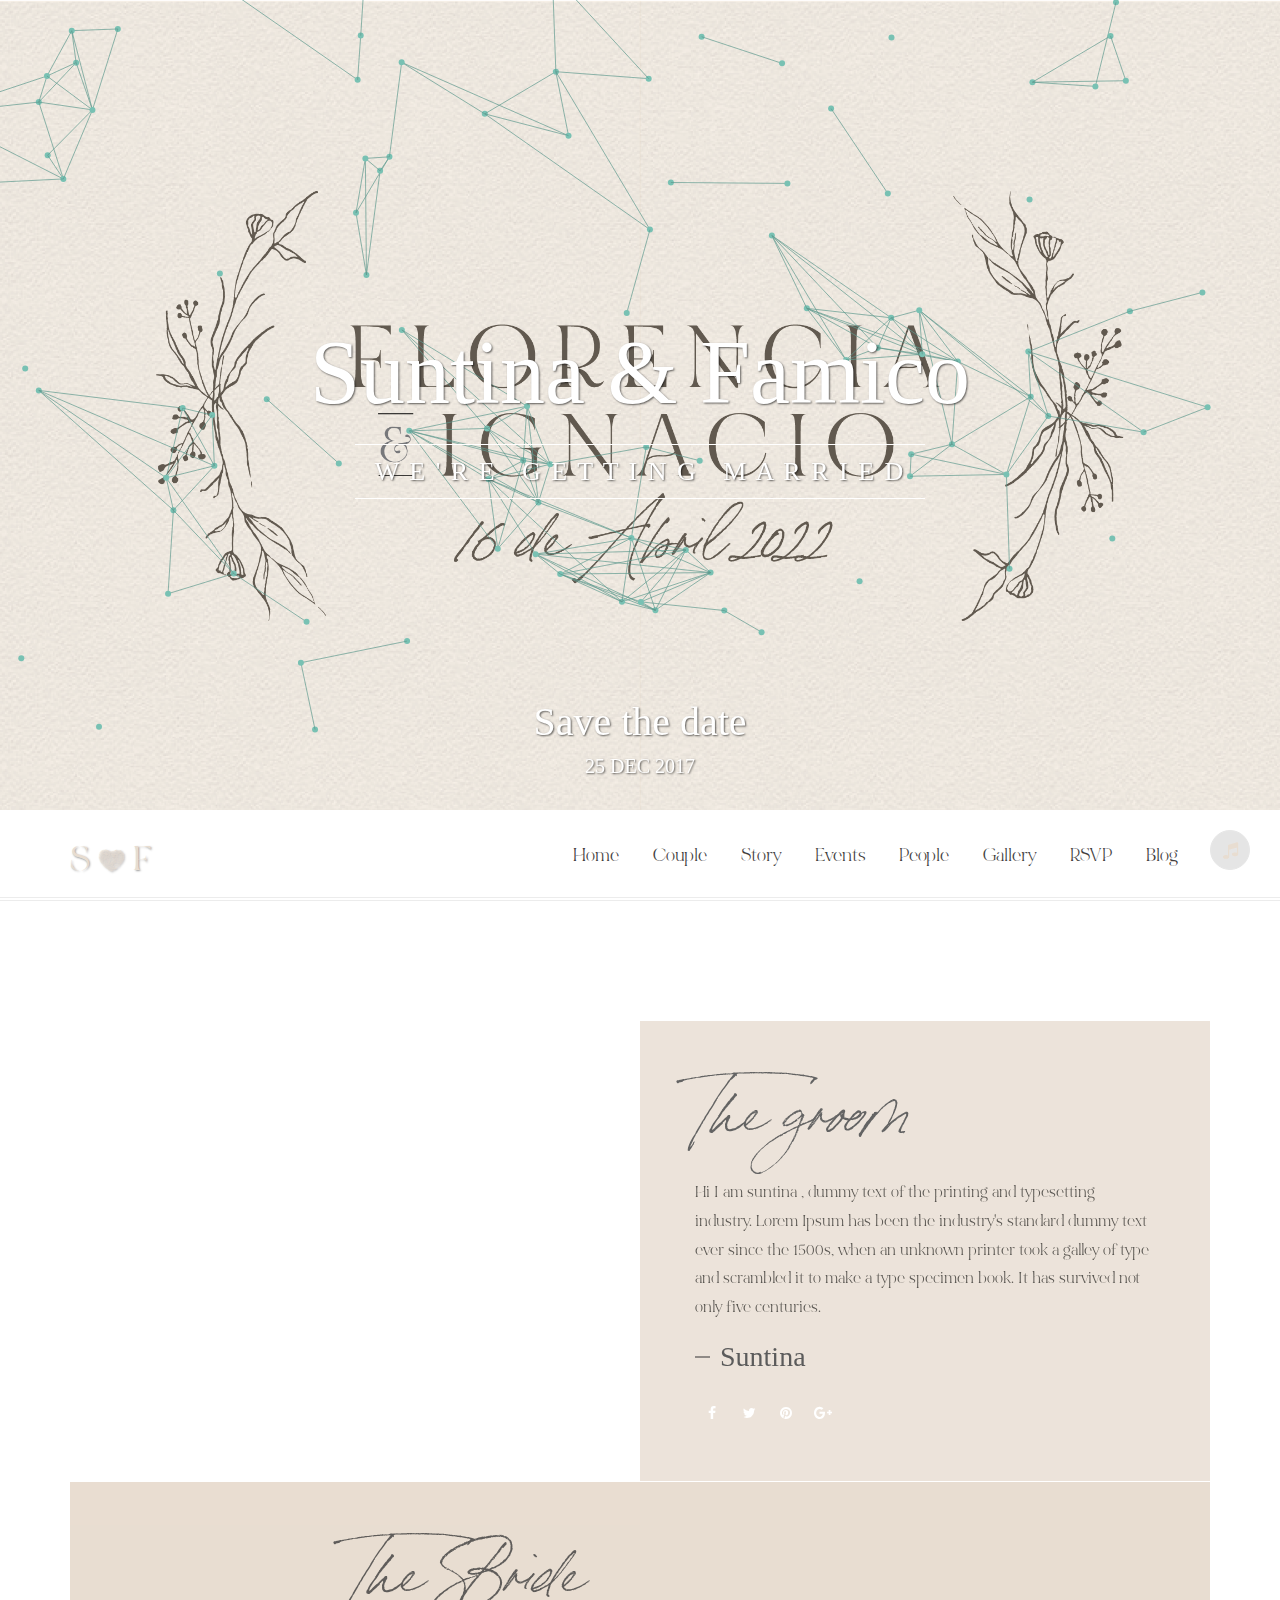
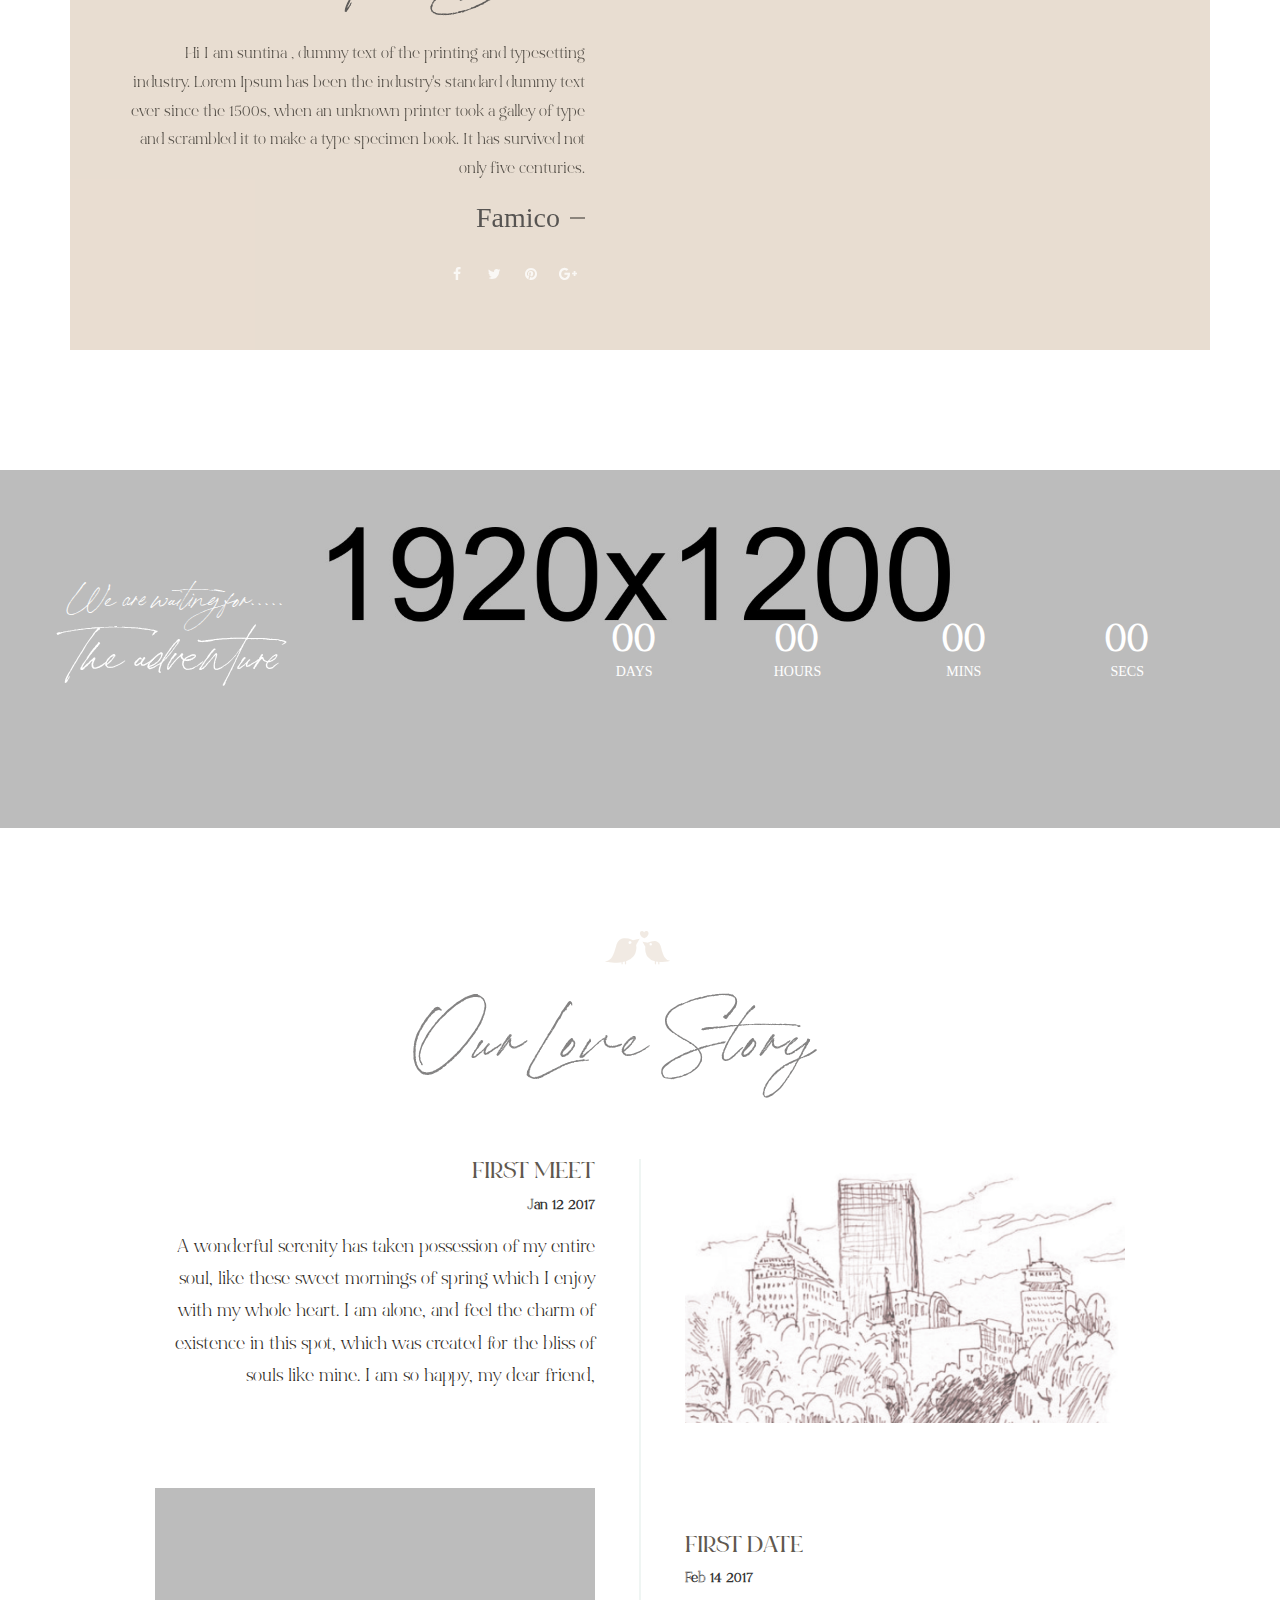
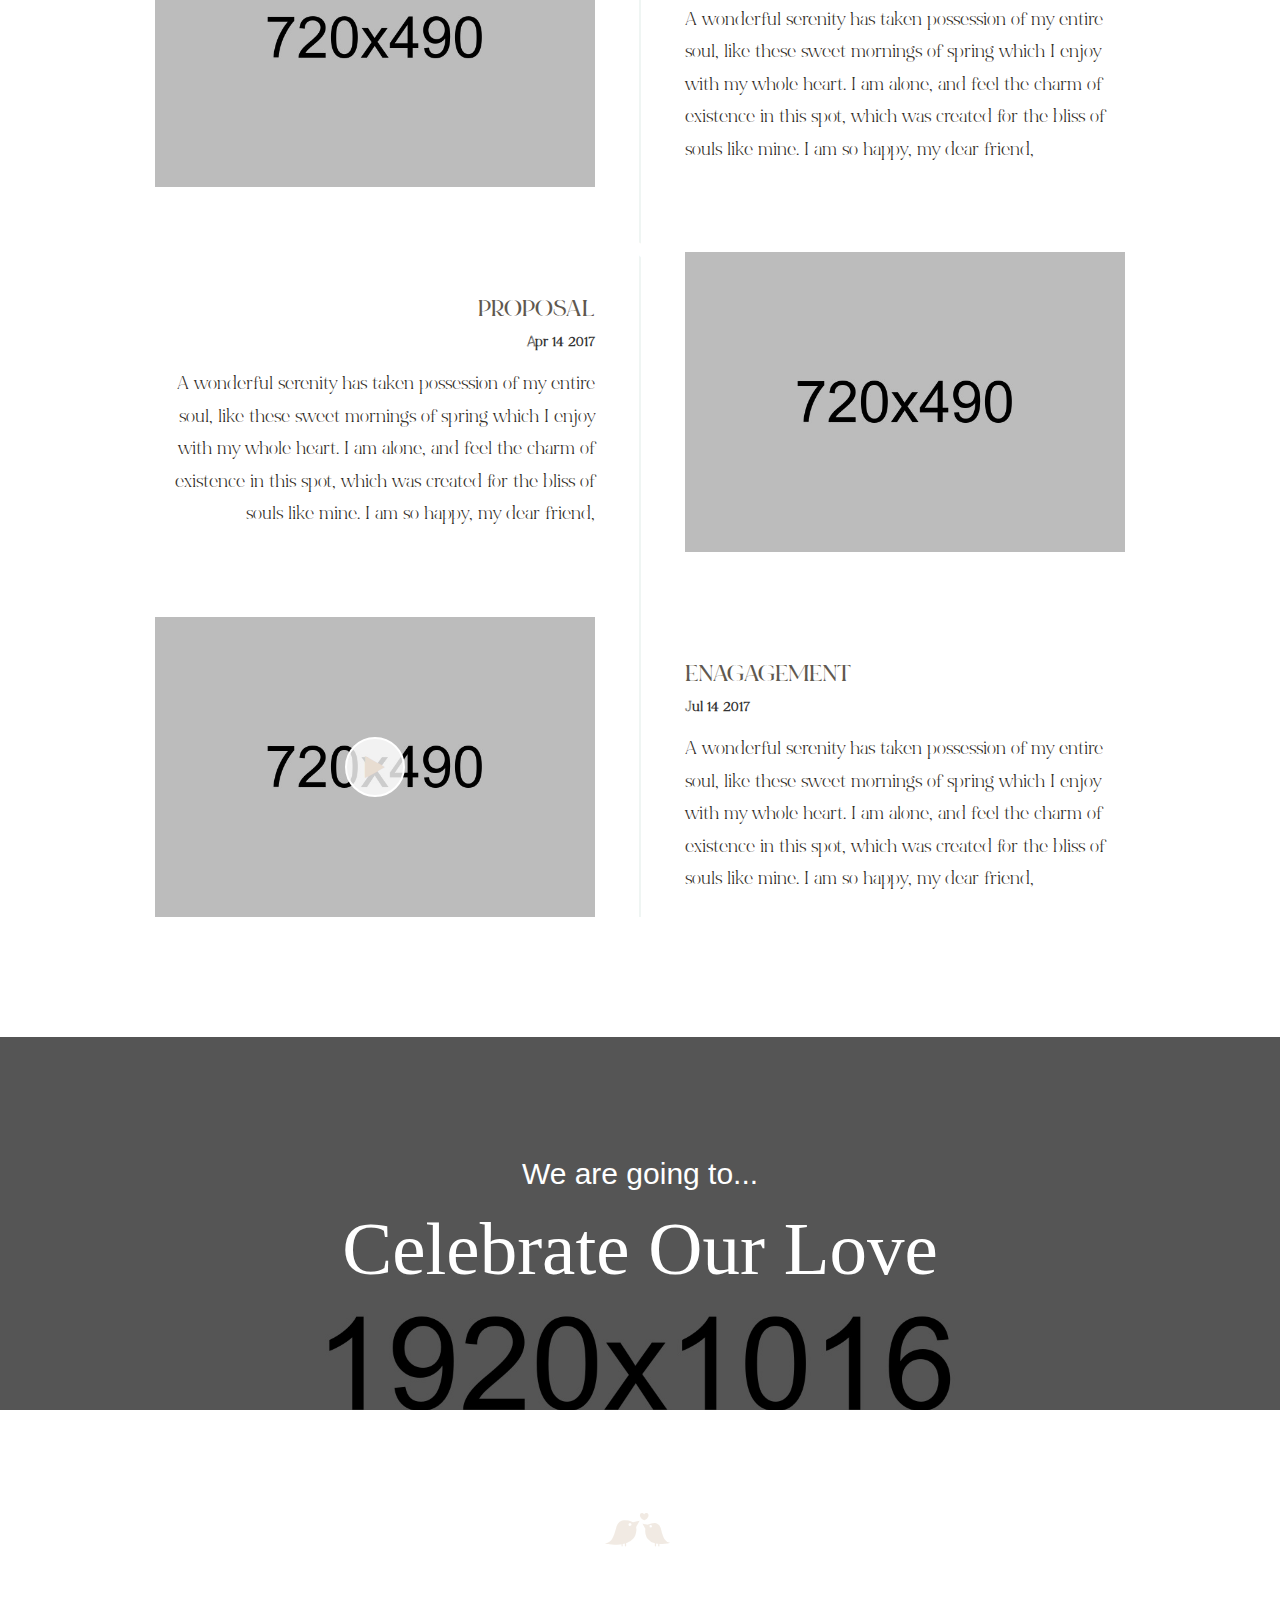
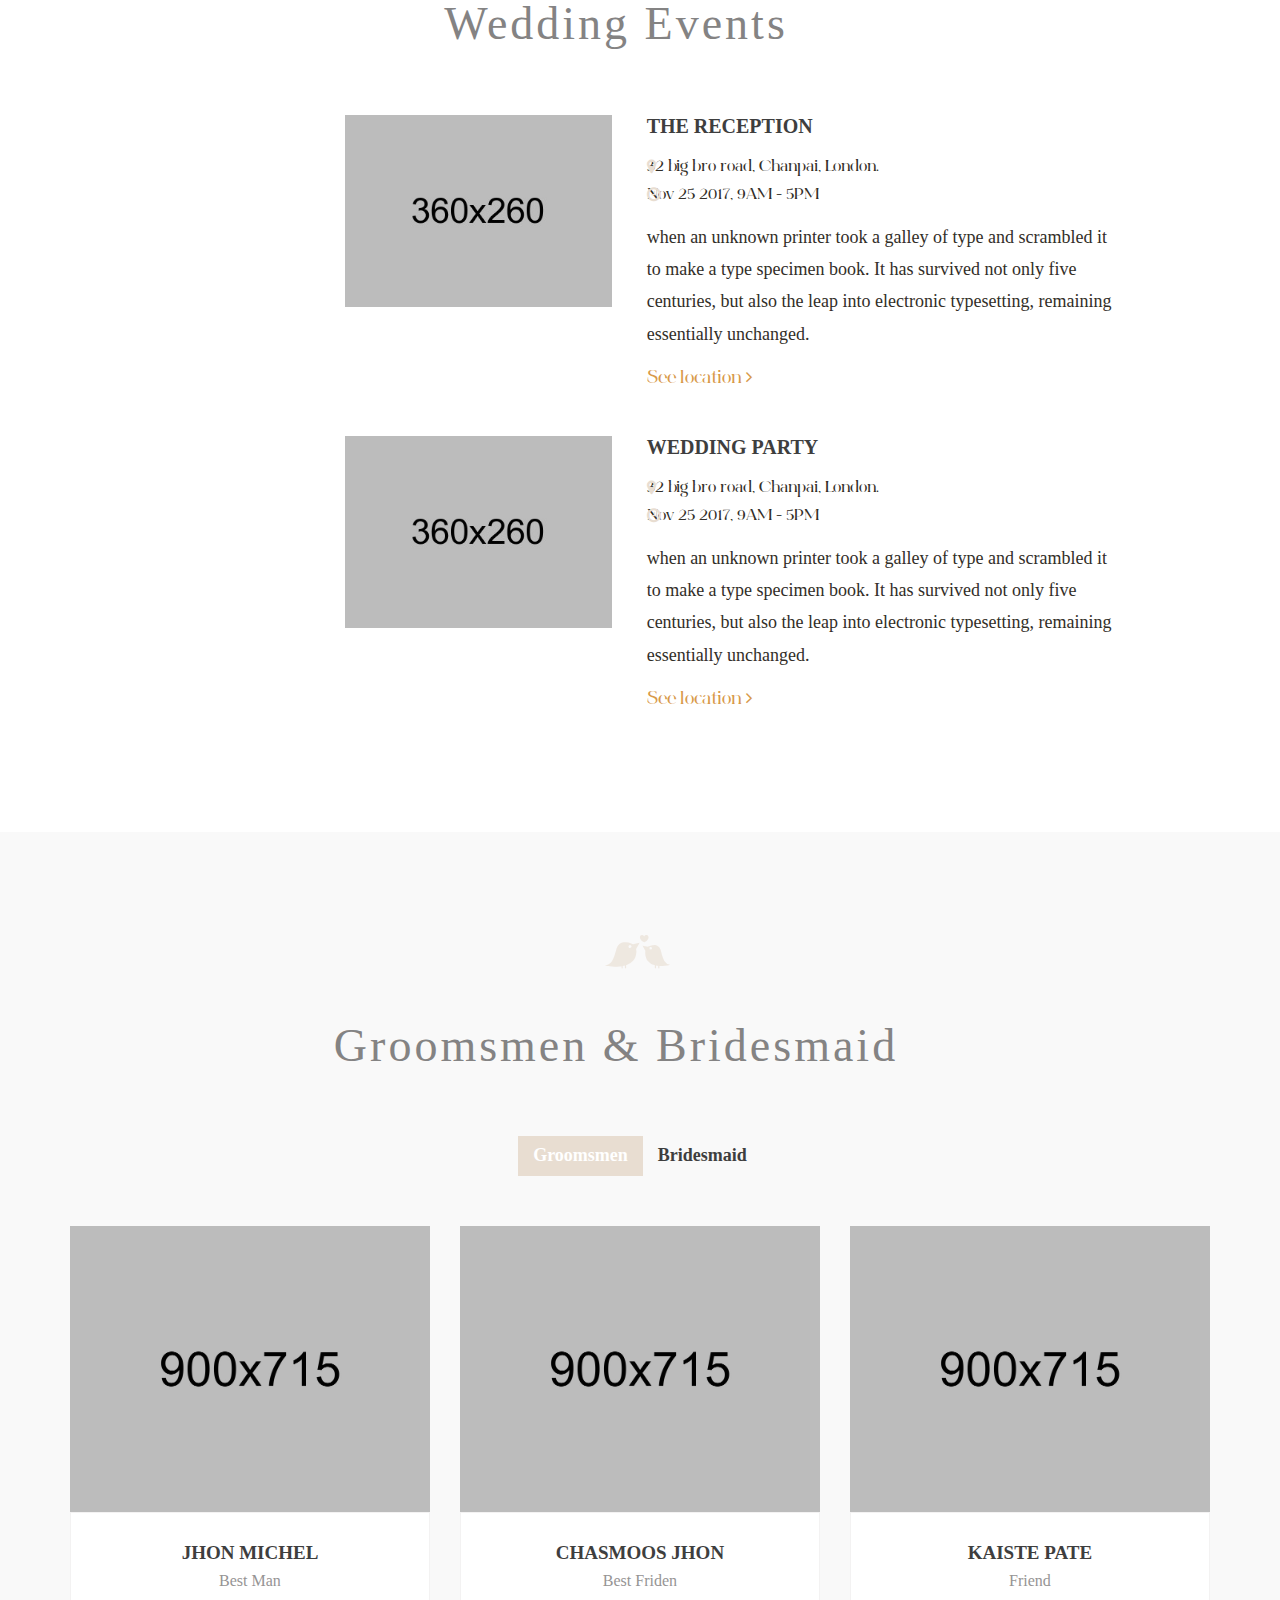
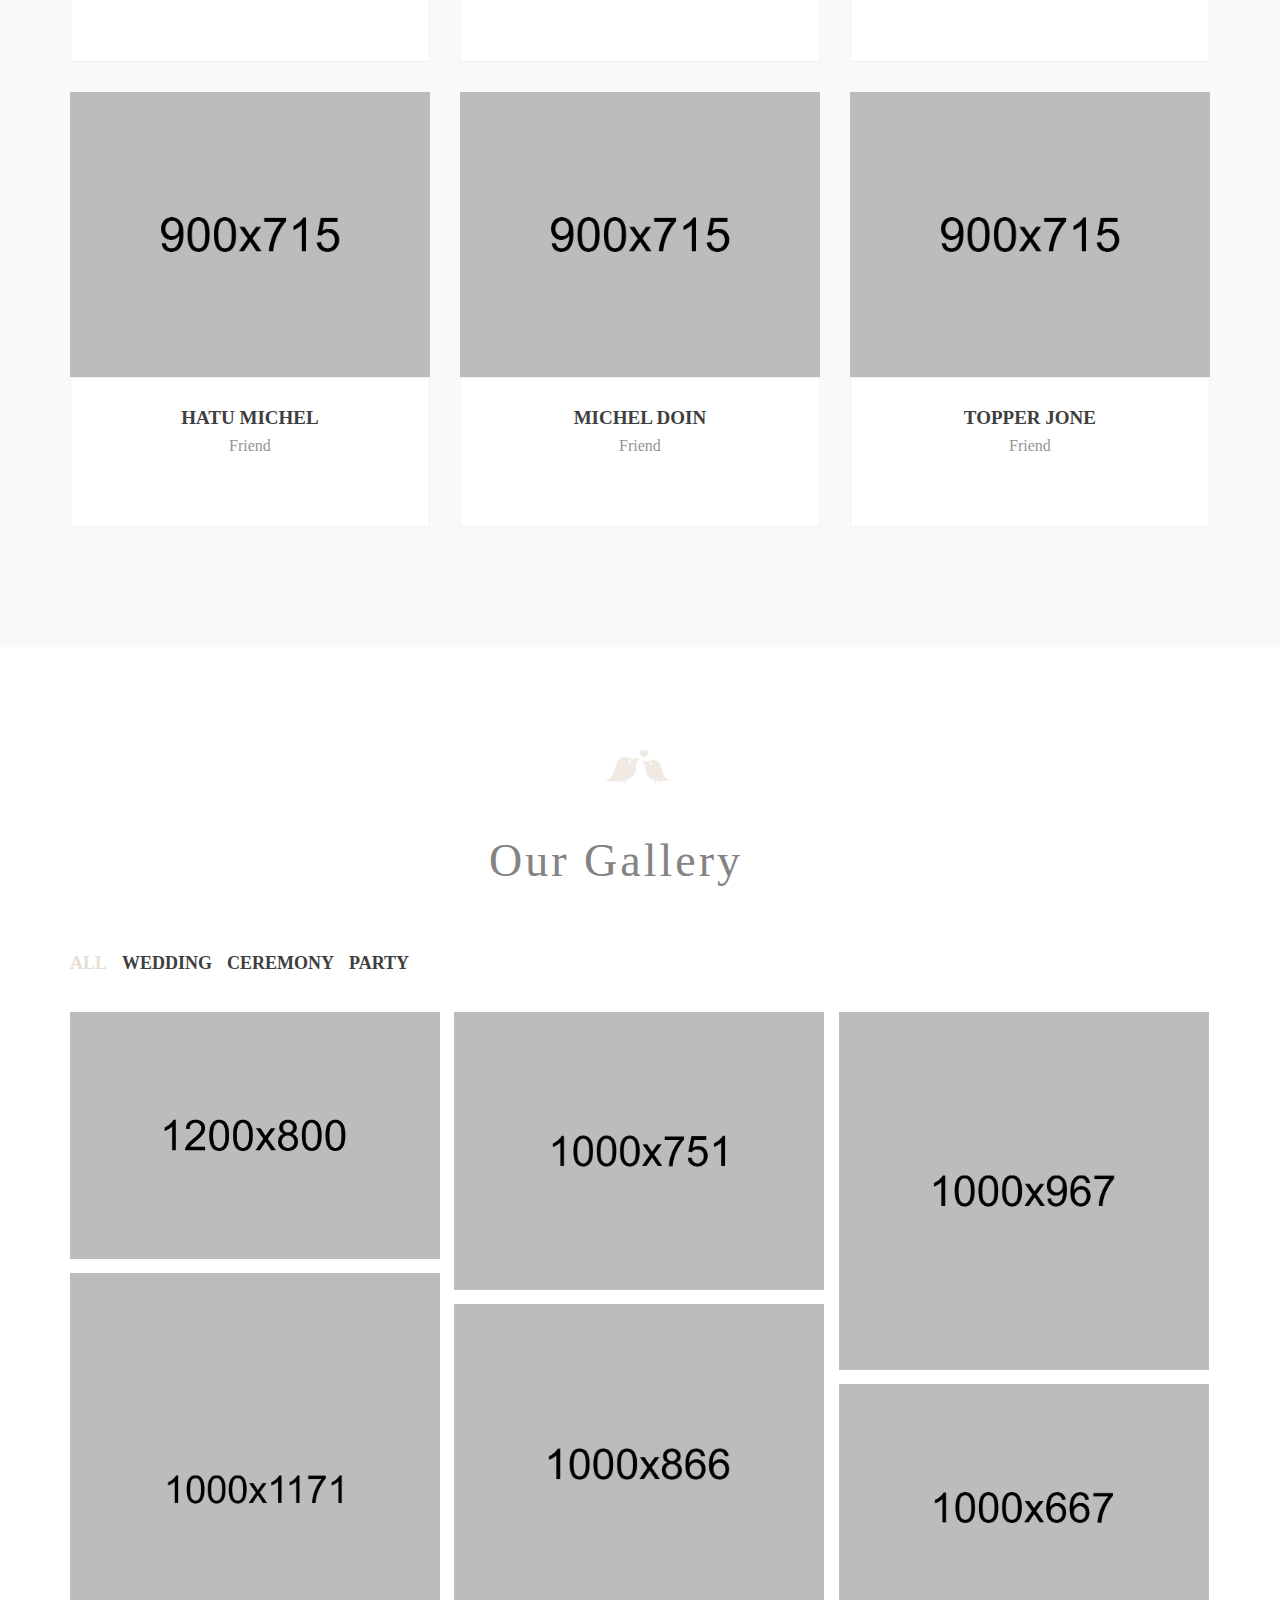
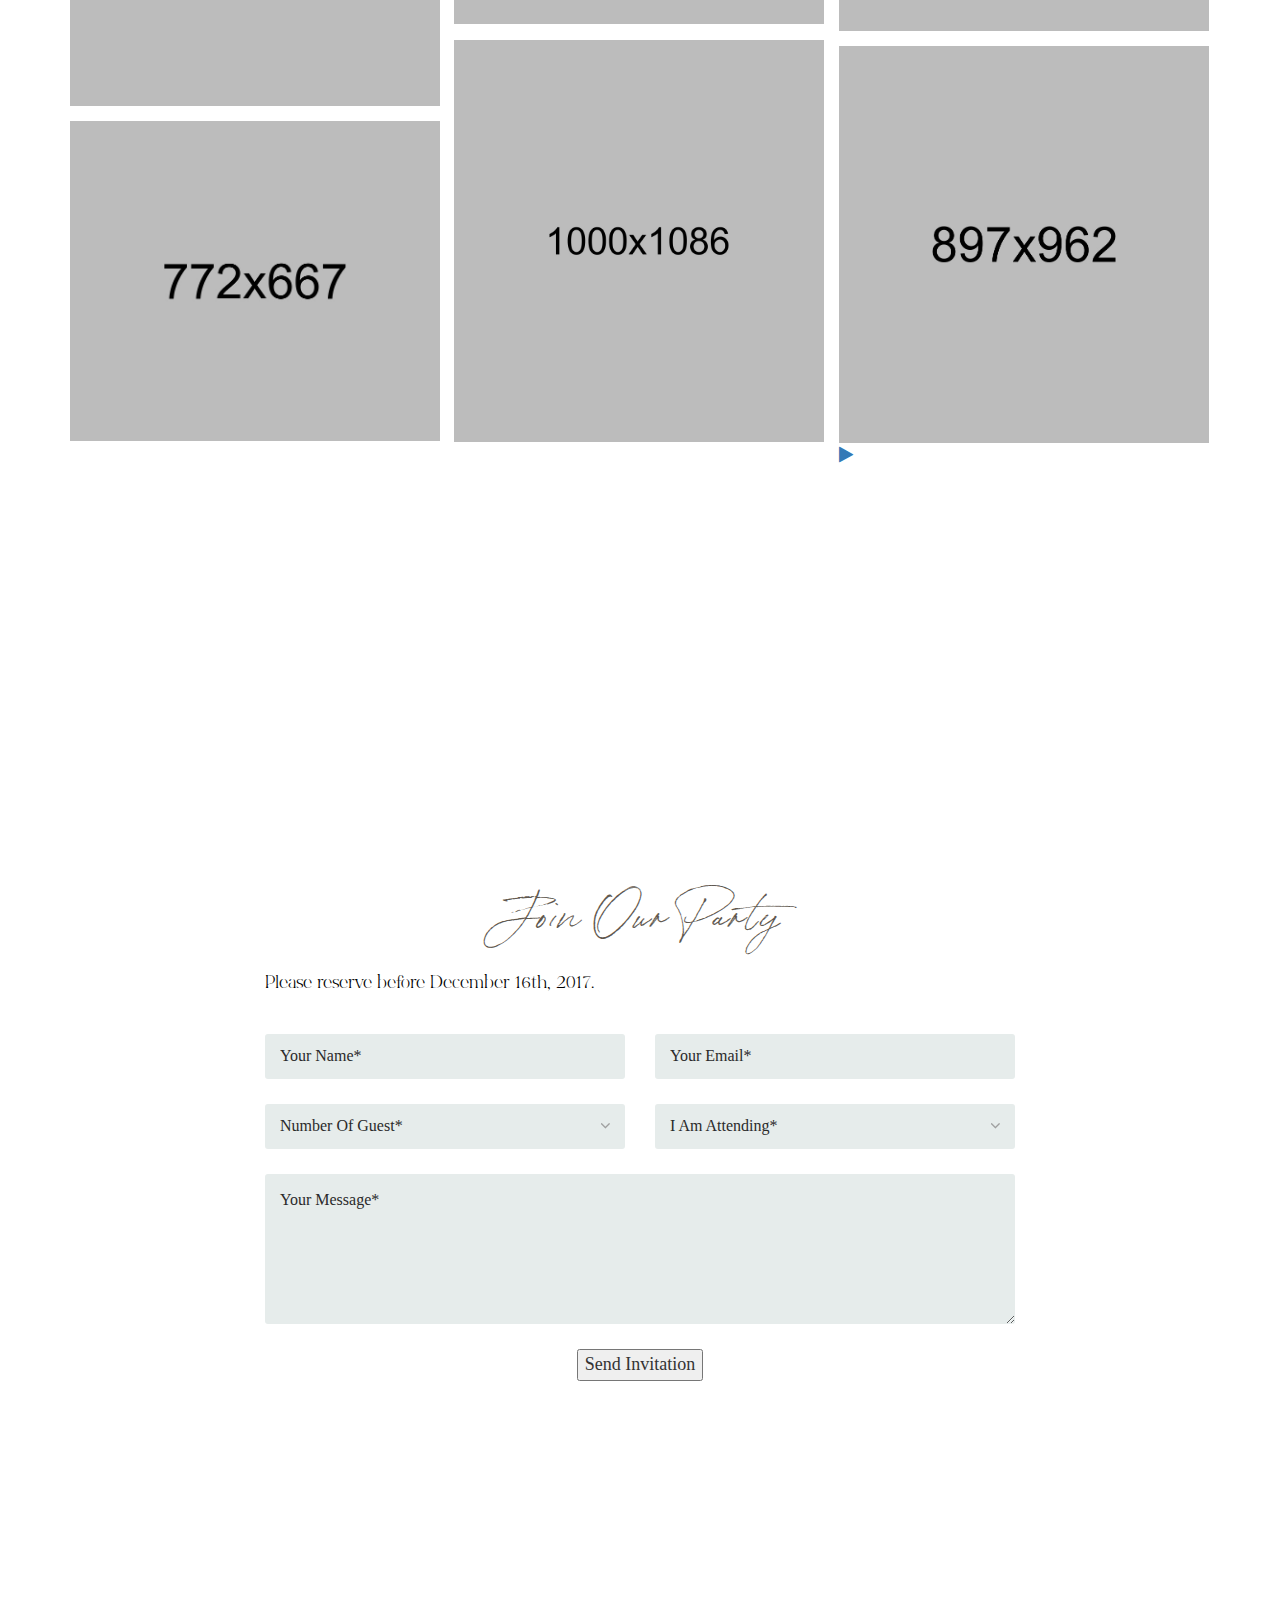
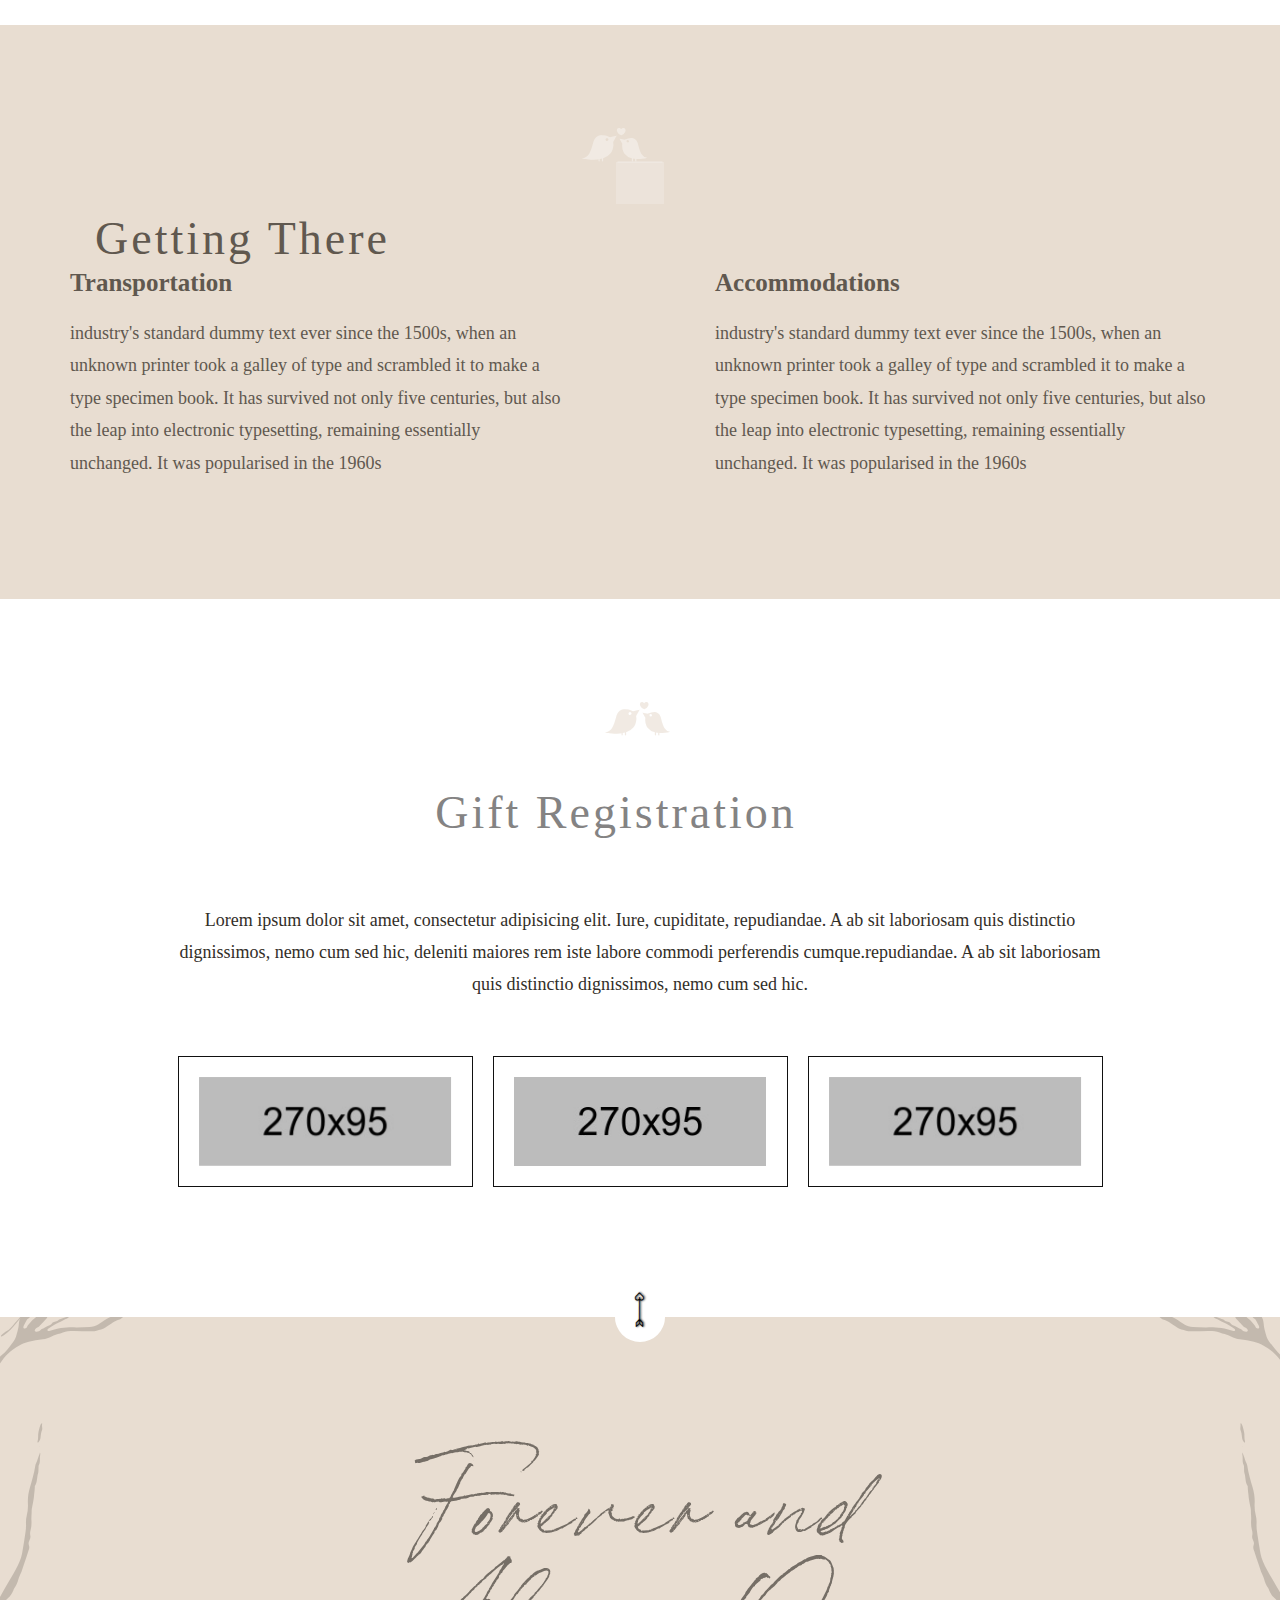
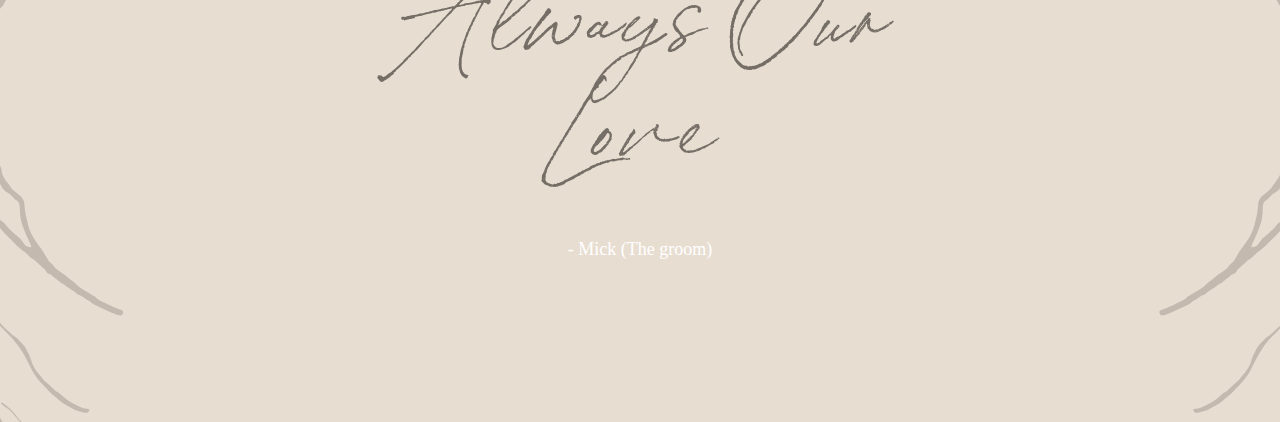
<file: index-9.html>
<!DOCTYPE html>
<html lang="en">
<head>
    <!-- Meta Tags -->
    <meta charset="utf-8">
    <meta http-equiv="X-UA-Compatible" content="IE=edge">
    <meta name="viewport" content="width=device-width, initial-scale=1">

    <!-- Page Title -->
    <title> Lovly Wedding - Responsive Wedding Template </title>

    <!-- Favicon and Touch Icons -->
    <link href="images/favicon/favicon.png" rel="shortcut icon" type="image/png">
    <link href="images/favicon/apple-touch-icon.png" rel="apple-touch-icon">
    <link href="images/favicon/apple-touch-icon-72x72.png" rel="apple-touch-icon" sizes="72x72">
    <link href="images/favicon/apple-touch-icon-114x114.png" rel="apple-touch-icon" sizes="114x114">
    <link href="images/favicon/apple-touch-icon-144x144.png" rel="apple-touch-icon" sizes="144x144">

    <!-- Icon fonts -->
    <link href="css/font-awesome.min.css" rel="stylesheet">
    <link href="css/flaticon.css" rel="stylesheet">

    <!-- Bootstrap core CSS -->
    <link href="css/bootstrap.min.css" rel="stylesheet">

    <!-- Plugins for this template -->
    <link href="css/animate.css" rel="stylesheet">
    <link href="css/owl.carousel.css" rel="stylesheet">
    <link href="css/owl.theme.css" rel="stylesheet">
    <link href="css/slick.css" rel="stylesheet">
    <link href="css/slick-theme.css" rel="stylesheet">
    <link href="css/owl.transitions.css" rel="stylesheet">
    <link href="css/jquery.fancybox.css" rel="stylesheet">
    <link href="css/magnific-popup.css" rel="stylesheet">

    <!-- Custom styles for this template -->
    <link href="css/style.css" rel="stylesheet">

    <!-- HTML5 shim and Respond.js for IE8 support of HTML5 elements and media queries -->
    <!--[if lt IE 9]>
    <script src="https://oss.maxcdn.com/html5shiv/3.7.3/html5shiv.min.js"></script>
    <script src="https://oss.maxcdn.com/respond/1.4.2/respond.min.js"></script>
    <![endif]-->

</head>

<body id="home">

    <!-- start page-wrapper -->
    <div class="page-wrapper">

        <!-- start preloader -->
        <div class="preloader">
            <div class="inner">
                <span class="icon"><i class="fi flaticon-two"></i></span>
            </div>
        </div>
        <!-- end preloader -->


        <!-- strat music-box -->
        <div class="music-box">
            <button class="music-box-toggle-btn">
                <i class="fa fa-music"></i>
            </button>

            <div class="music-holder">
                <iframe src="https://w.soundcloud.com/player/?url=https%3A//api.soundcloud.com/tracks/102137206&amp;auto_play=true&amp;hide_related=false&amp;show_comments=true&amp;show_user=true&amp;show_reposts=false&amp;visual=true"></iframe>
            </div>
        </div>
        <!-- end music box -->


        <!-- start of hero -->
        <section class="hero">
            <div class="static-hero"></div>
            <div class="particleground"></div>
            <div class="wedding-announcement">
                <div class="couple-name-merried-text">
                    <h2 class="wow slideInUp" data-wow-duration="1s">Suntina &amp; Famico</h2>
                    <div class="married-text wow fadeIn" data-wow-delay="1s">
                        <h4 class="">
                        <span class=" wow fadeInUp" data-wow-delay="1.05s">W</span>
                        <span class=" wow fadeInUp" data-wow-delay="1.10s">e</span>
                        <span class=" wow fadeInUp" data-wow-delay="1.15s">'</span>
                        <span class=" wow fadeInUp" data-wow-delay="1.20s">r</span>
                        <span class=" wow fadeInUp" data-wow-delay="1.25s">e</span>
                        <span>&nbsp;</span>
                        <span class=" wow fadeInUp" data-wow-delay="1.30s">g</span>
                        <span class=" wow fadeInUp" data-wow-delay="1.35s">e</span>
                        <span class=" wow fadeInUp" data-wow-delay="1.40s">t</span>
                        <span class=" wow fadeInUp" data-wow-delay="1.45s">t</span>
                        <span class=" wow fadeInUp" data-wow-delay="1.50s">i</span>
                        <span class=" wow fadeInUp" data-wow-delay="1.55s">n</span>
                        <span class=" wow fadeInUp" data-wow-delay="1.60s">g</span>
                        <span>&nbsp;</span>
                        <span class=" wow fadeInUp" data-wow-delay="1.65s">m</span>
                        <span class=" wow fadeInUp" data-wow-delay="1.70s">a</span>
                        <span class=" wow fadeInUp" data-wow-delay="1.75s">r</span>
                        <span class=" wow fadeInUp" data-wow-delay="1.80s">r</span>
                        <span class=" wow fadeInUp" data-wow-delay="1.85s">i</span>
                        <span class=" wow fadeInUp" data-wow-delay="1.90s">e</span>
                        <span class=" wow fadeInUp" data-wow-delay="1.95s">d</span>

                        </h4>
                    </div>
                    <!-- <i class="fa fa-heart"></i> -->
                </div>

                <div class="save-the-date">
                    <h4>Save the date</h4>
                    <span class="date">25 DEC 2017</span>
                </div>
            </div>
        </section>
        <!-- end of hero slider -->


        <!-- Start header -->
        <header id="header" class="site-header header-style-1">
            <nav class="navigation navbar navbar-default">
                <div class="container">
                    <div class="navbar-header">
                        <button type="button" class="open-btn">
                            <span class="sr-only">Toggle navigation</span>
                            <span class="icon-bar"></span>
                            <span class="icon-bar"></span>
                            <span class="icon-bar"></span>
                        </button>
                        <div class="couple-logo">
                            <h1><a href="#home">S <i class="fi flaticon-shape-1"></i> F</a></h1>
                        </div>
                    </div>
                    <div id="navbar" class="navbar-collapse collapse navbar-right navigation-holder">
                        <button class="close-navbar"><i class="fa fa-close"></i></button>
                        <ul class="nav navbar-nav">
                            <li><a href="#home">Home</a></li>
                            <li><a href="#couple">Couple</a></li>
                            <li><a href="#story">Story</a></li>
                            <li><a href="#events">Events</a></li>
                            <li><a href="#people">People</a></li>
                            <li><a href="#gallery">Gallery</a></li>
                            <li><a href="#rsvp">RSVP</a></li>
                            <li class="menu-item-has-children">
                                <a href="javascript:void(0);">Blog</a>
                                <ul class="sub-menu">
                                    <li><a href="blog.html">Blog</a></li>
                                    <li><a href="blog-details.html">Blog Details</a></li>
                                    <li class="menu-item-has-children">
                                        <a href="#Level3">Thidr level</a>
                                        <ul class="sub-menu">
                                            <li><a href="#">Level3</a></li>
                                            <li><a href="#">Level3</a></li>
                                            <li><a href="#">Level3</a></li>
                                        </ul>
                                    </li>
                                </ul>
                            </li>
                        </ul>
                    </div><!-- end of nav-collapse -->
                </div><!-- end of container -->
            </nav>
        </header>
        <!-- end of header -->


        <!-- start wedding-couple-section -->
        <section class="wedding-couple-section section-padding" id="couple">
            <div class="container">
                <div class="row">
                    <div class="col col-xs-12">
                        <div class="gb groom">
                            <div class="img-holder wow fadeInLeftSlow">
                                <img src="images/couple/img-1.jpg" alt>
                            </div>
                            <div class="details">
                                <div class="details-inner">
                                    <h3>The groom</h3>
                                    <p>Hi I am suntina , dummy text of the printing and typesetting industry. Lorem Ipsum has been the industry's standard dummy text ever since the 1500s, when an unknown printer took a galley of type and scrambled it to make a type specimen book. It has survived not only five centuries.</p>
                                    <span class="signature">Suntina</span>
                                    <ul class="social-links">
                                        <li><a href="#"><i class="fa fa-facebook"></i></a></li>
                                        <li><a href="#"><i class="fa fa-twitter"></i></a></li>
                                        <li><a href="#"><i class="fa fa-pinterest"></i></a></li>
                                        <li><a href="#"><i class="fa fa-google-plus"></i></a></li>
                                    </ul>
                                </div>
                            </div>
                        </div>
                        <div class="gb bride">
                            <div class="details">
                                <div class="details-inner">
                                    <h3>The Bride</h3>
                                    <p>Hi I am suntina , dummy text of the printing and typesetting industry. Lorem Ipsum has been the industry's standard dummy text ever since the 1500s, when an unknown printer took a galley of type and scrambled it to make a type specimen book. It has survived not only five centuries.</p>
                                    <span class="signature">Famico</span>
                                    <ul class="social-links">
                                        <li><a href="#"><i class="fa fa-facebook"></i></a></li>
                                        <li><a href="#"><i class="fa fa-twitter"></i></a></li>
                                        <li><a href="#"><i class="fa fa-pinterest"></i></a></li>
                                        <li><a href="#"><i class="fa fa-google-plus"></i></a></li>
                                    </ul>
                                </div>
                            </div>
                            <div class="img-holder wow fadeInRightSlow">
                                <img src="images/couple/img-2.jpg" alt>
                            </div>
                        </div>
                    </div>
                </div> <!-- end row -->
            </div> <!-- end container -->
        </section>
        <!-- end wedding-couple-section -->


        <!-- start count-down-section -->
        <section class="count-down-section section-padding parallax" data-bg-image="images/countdown-bg.jpg" data-speed="7">
            <div class="container">
                <div class="row">
                    <div class="col col-md-4">
                        <h2><span>We are waiting for.....</span> The adventure</h2>
                    </div>
                    <div class="col col-md-7 col-md-offset-1">
                        <div class="count-down-clock">
                            <div id="clock">

                            </div>
                        </div>
                    </div>
                </div> <!-- end row -->
            </div> <!-- end container -->
        </section>
        <!-- end count-down-section -->


        <!-- start story-section -->
        <section class="story-section section-padding" id="story">
            <div class="container">
                <div class="row">
                    <div class="col col-xs-12">
                        <div class="section-title">
                            <div class="vertical-line"><span><i class="fi flaticon-two"></i></span></div>
                            <h2>Our love story</h2>
                        </div>
                    </div>
                </div> <!-- end section-title -->

                <div class="row">
                    <div class="col col-xs-12">
                        <div class="story-timeline">
                            <div class="row">
                                <div class="col col-md-6">
                                    <div class="story-text right-align-text">
                                        <h3>First meet</h3>
                                        <span class="date">Jan 12 2017</span>
                                        <p>A wonderful serenity has taken possession of my entire soul, like these sweet mornings of spring which I enjoy with my whole heart. I am alone, and feel the charm of existence in this spot, which was created for the bliss of souls like mine. I am so happy, my dear friend, </p>
                                    </div>
                                </div>
                                <div class="col col-md-6">
                                    <div class="img-holder">
                                        <img src="images/story/img-1.jpg" alt class="img img-responsive">
                                    </div>
                                </div>
                            </div>
                            <div class="row">
                                <div class="col col-md-6">
                                    <div class="img-holder right-align-text story-slider">
                                        <img src="images/story/img-2.jpg" alt class="img img-responsive">
                                        <img src="images/story/img-3.jpg" alt class="img img-responsive">
                                    </div>
                                </div>
                                <div class="col col-md-6 text-holder">
                                    <span class="heart">
                                        <i class="fa fa-heart"></i>
                                    </span>
                                    <div class="story-text">
                                        <h3>First date</h3>
                                        <span class="date">Feb 14 2017</span>
                                        <p>A wonderful serenity has taken possession of my entire soul, like these sweet mornings of spring which I enjoy with my whole heart. I am alone, and feel the charm of existence in this spot, which was created for the bliss of souls like mine. I am so happy, my dear friend, </p>
                                    </div>
                                </div>
                            </div>
                            <div class="row">
                                <div class="col col-md-6 text-holder right-heart">
                                    <span class="heart">
                                        <i class="fa fa-heart"></i>
                                    </span>
                                    <div class="story-text right-align-text">
                                        <h3>Proposal</h3>
                                        <span class="date">Apr 14 2017</span>
                                        <p>A wonderful serenity has taken possession of my entire soul, like these sweet mornings of spring which I enjoy with my whole heart. I am alone, and feel the charm of existence in this spot, which was created for the bliss of souls like mine. I am so happy, my dear friend, </p>
                                    </div>
                                </div>
                                <div class="col col-md-6">
                                    <div class="img-holder right-align-text story-slider">
                                        <img src="images/story/img-7.jpg" alt class="img img-responsive">
                                        <img src="images/story/img-5.jpg" alt class="img img-responsive">
                                    </div>
                                </div>
                            </div>
                            <div class="row">
                                <div class="col col-md-6">
                                    <div class="img-holder video-holder">
                                        <img src="images/story/img-8.jpg" alt class="img img-responsive">
                                        <a href="https://www.youtube.com/embed/XSGBVzeBUbk?autoplay=1" data-type="iframe" class="video-play-btn">
                                            <i class="fa fa-play"></i>
                                        </a>
                                    </div>
                                </div>
                                <div class="col col-md-6 text-holder">
                                    <span class="heart">
                                        <i class="fa fa-heart"></i>
                                    </span>
                                    <div class="story-text">
                                        <h3>Enagagement</h3>
                                        <span class="date">Jul 14 2017</span>
                                        <p>A wonderful serenity has taken possession of my entire soul, like these sweet mornings of spring which I enjoy with my whole heart. I am alone, and feel the charm of existence in this spot, which was created for the bliss of souls like mine. I am so happy, my dear friend, </p>
                                    </div>
                                </div>
                            </div>
                        </div>
                    </div>
                </div> <!-- end row -->
            </div> <!-- end container -->
        </section>
        <!-- end story-section -->


        <!-- start cta -->
        <section class="cta section-padding parallax" data-bg-image="images/cta-bg.jpg" data-speed="7">
            <div class="container">
                <div class="row">
                    <div class="col col-xs-12">
                        <h2><span>We are going to...</span> Celebrate Our Love</h2>
                    </div>
                </div> <!-- end row -->
            </div> <!-- end container -->
        </section>
        <!-- end cta -->


        <!-- start events-section -->
        <section class="events-section section-padding" id="events">
            <div class="container">
                <div class="row">
                    <div class="col col-xs-12">
                        <div class="section-title">
                            <div class="vertical-line"><span><i class="fi flaticon-two"></i></span></div>
                            <h2>Wedding events</h2>
                        </div>
                    </div>
                </div> <!-- end section-title -->

                <div class="row">
                    <div class="col col-lg-10 col-lg-offset-1">
                        <div class="event">
                            <div class="img-holder">
                                <img src="images/events/img-1.jpg" alt class="img img-responsive">
                            </div>
                            <div class="details">
                                <h3>The reception</h3>
                                <ul>
                                    <li><i class="fa fa-map-marker"></i> 32 big bro road, Chanpai, London.</li>
                                    <li><i class="fa fa-clock-o"></i> Nov 25 2017, 9AM - 5PM</li>
                                </ul>
                                <p>when an unknown printer took a galley of type and scrambled it to make a type specimen book. It has survived not only five centuries, but also the leap into electronic typesetting, remaining essentially unchanged. </p>
                                <a class="see-location-btn popup-gmaps" href="https://www.google.com/maps/embed?pb=!1m18!1m12!1m3!1d25211.21212385712!2d144.95275648773628!3d-37.82748510398018!2m3!1f0!2f0!3f0!3m2!1i1024!2i768!4f13.1!3m3!1m2!1s0x6ad642af0f11fd81%3A0x5045675218ce7e0!2zTWVsYm91cm5lIFZJQyAzMDA0LCDgpoXgprjgp43gpp_gp43gprDgp4fgprLgpr_gpq_gprzgpr4!5e0!3m2!1sbn!2sbd!4v1503742051881">
                                    See location <i class="fa fa-angle-right"></i>
                                </a>
                            </div>
                        </div>
                        <div class="event">
                            <div class="img-holder">
                                <img src="images/events/img-2.jpg" alt class="img img-responsive">
                            </div>
                            <div class="details">
                                <h3>Wedding party</h3>
                                <ul>
                                    <li><i class="fa fa-map-marker"></i> 32 big bro road, Chanpai, London.</li>
                                    <li><i class="fa fa-clock-o"></i> Nov 25 2017, 9AM - 5PM</li>
                                </ul>
                                <p>when an unknown printer took a galley of type and scrambled it to make a type specimen book. It has survived not only five centuries, but also the leap into electronic typesetting, remaining essentially unchanged. </p>
                                <a class="see-location-btn popup-gmaps" href="https://www.google.com/maps/embed?pb=!1m18!1m12!1m3!1d3152.0160484383277!2d144.99053291585201!3d-37.81309307975254!2m3!1f0!2f0!3f0!3m2!1i1024!2i768!4f13.1!3m3!1m2!1s0x6ad642ef89a7e023%3A0xb1353055e38c1ab8!2sNew+York+Tomato+Cafe!5e0!3m2!1sbn!2sbd!4v1503743893919">
                                    See location <i class="fa fa-angle-right"></i>
                                </a>
                            </div>
                        </div>
                    </div>
                </div> <!-- end row -->
            </div> <!-- end container -->
        </section>
        <!-- end events-section -->


        <!-- start inportant-people-section -->
        <section class="inportant-people-section section-padding" id="people">
            <div class="container">
                <div class="row">
                    <div class="col col-xs-12">
                        <div class="section-title">
                            <div class="vertical-line"><span><i class="fi flaticon-two"></i></span></div>
                            <h2>Groomsmen &amp; Bridesmaid</h2>
                        </div>
                    </div>
                </div> <!-- end section-title -->

                <div class="row">
                    <div class="col col-xs-12">
                        <div class="inportant-people-content">
                            <div class="tablist">
                                <ul class="nav">
                                    <li class="active">
                                        <a href="#groomsmen" data-toggle="tab">Groomsmen</a>
                                    </li>
                                    <li>
                                        <a href="#bridesmaid" data-toggle="tab">Bridesmaid</a>
                                    </li>
                                </ul>
                            </div>

                            <div class="tab-content">
                                <div class="tab-pane fade in active grid-wrapper" id="groomsmen">
                                    <div class="grid">
                                        <div class="img-holder">
                                            <a href="images/groomsmen/img-1.jpg" class="popup-image">
                                                <img src="images/groomsmen/img-1.jpg" alt class="img img-responsive">
                                            </a>
                                        </div>
                                        <div class="details">
                                            <h3>Jhon Michel</h3>
                                            <span>Best man</span>
                                            <ul class="social-links">
                                                <li><a href="#"><i class="fa fa-facebook"></i></a></li>
                                                <li><a href="#"><i class="fa fa-twitter"></i></a></li>
                                                <li><a href="#"><i class="fa fa-pinterest"></i></a></li>
                                                <li><a href="#"><i class="fa fa-vimeo"></i></a></li>
                                            </ul>
                                        </div>
                                    </div>
                                    <div class="grid">
                                        <div class="img-holder">
                                            <a href="images/groomsmen/img-2.jpg" class="popup-image">
                                                <img src="images/groomsmen/img-2.jpg" alt class="img img-responsive">
                                            </a>
                                        </div>
                                        <div class="details">
                                            <h3>Chasmoos jhon</h3>
                                            <span>Best friden</span>
                                            <ul class="social-links">
                                                <li><a href="#"><i class="fa fa-facebook"></i></a></li>
                                                <li><a href="#"><i class="fa fa-twitter"></i></a></li>
                                                <li><a href="#"><i class="fa fa-pinterest"></i></a></li>
                                                <li><a href="#"><i class="fa fa-vimeo"></i></a></li>
                                            </ul>
                                        </div>
                                    </div>
                                    <div class="grid">
                                        <div class="img-holder">
                                            <a href="images/groomsmen/img-3.jpg" class="popup-image">
                                                <img src="images/groomsmen/img-3.jpg" alt class="img img-responsive">
                                            </a>
                                        </div>
                                        <div class="details">
                                            <h3>Kaiste pate</h3>
                                            <span>Friend</span>
                                            <ul class="social-links">
                                                <li><a href="#"><i class="fa fa-facebook"></i></a></li>
                                                <li><a href="#"><i class="fa fa-twitter"></i></a></li>
                                                <li><a href="#"><i class="fa fa-pinterest"></i></a></li>
                                                <li><a href="#"><i class="fa fa-vimeo"></i></a></li>
                                            </ul>
                                        </div>
                                    </div>
                                    <div class="grid">
                                        <div class="img-holder">
                                            <a href="images/groomsmen/img-4.jpg" class="popup-image">
                                                <img src="images/groomsmen/img-4.jpg" alt class="img img-responsive">
                                            </a>
                                        </div>
                                        <div class="details">
                                            <h3>Hatu Michel</h3>
                                            <span>Friend</span>
                                            <ul class="social-links">
                                                <li><a href="#"><i class="fa fa-facebook"></i></a></li>
                                                <li><a href="#"><i class="fa fa-twitter"></i></a></li>
                                                <li><a href="#"><i class="fa fa-pinterest"></i></a></li>
                                                <li><a href="#"><i class="fa fa-vimeo"></i></a></li>
                                            </ul>
                                        </div>
                                    </div>
                                    <div class="grid">
                                        <div class="img-holder">
                                            <a href="images/groomsmen/img-5.jpg" class="popup-image">
                                                <img src="images/groomsmen/img-5.jpg" alt class="img img-responsive">
                                            </a>
                                        </div>
                                        <div class="details">
                                            <h3>Michel doin</h3>
                                            <span>Friend</span>
                                            <ul class="social-links">
                                                <li><a href="#"><i class="fa fa-facebook"></i></a></li>
                                                <li><a href="#"><i class="fa fa-twitter"></i></a></li>
                                                <li><a href="#"><i class="fa fa-pinterest"></i></a></li>
                                                <li><a href="#"><i class="fa fa-vimeo"></i></a></li>
                                            </ul>
                                        </div>
                                    </div>
                                    <div class="grid">
                                        <div class="img-holder">
                                            <a href="images/groomsmen/img-6.jpg" class="popup-image">
                                                <img src="images/groomsmen/img-6.jpg" alt class="img img-responsive">
                                            </a>
                                        </div>
                                        <div class="details">
                                            <h3>Topper jone</h3>
                                            <span>Friend</span>
                                            <ul class="social-links">
                                                <li><a href="#"><i class="fa fa-facebook"></i></a></li>
                                                <li><a href="#"><i class="fa fa-twitter"></i></a></li>
                                                <li><a href="#"><i class="fa fa-pinterest"></i></a></li>
                                                <li><a href="#"><i class="fa fa-vimeo"></i></a></li>
                                            </ul>
                                        </div>
                                    </div>
                                </div>

                                <div class="tab-pane fade grid-wrapper" id="bridesmaid">
                                    <div class="grid">
                                        <div class="img-holder">
                                            <a href="images/bridesmaid/img-1.jpg" class="popup-image">
                                                <img src="images/bridesmaid/img-1.jpg" alt class="img img-responsive">
                                            </a>
                                        </div>
                                        <div class="details">
                                            <h3>Rachel Li</h3>
                                            <span>Made of honor</span>
                                            <ul class="social-links">
                                                <li><a href="#"><i class="fa fa-facebook"></i></a></li>
                                                <li><a href="#"><i class="fa fa-twitter"></i></a></li>
                                                <li><a href="#"><i class="fa fa-pinterest"></i></a></li>
                                                <li><a href="#"><i class="fa fa-vimeo"></i></a></li>
                                            </ul>
                                        </div>
                                    </div>
                                    <div class="grid">
                                        <div class="img-holder">
                                            <a href="images/bridesmaid/img-2.jpg" class="popup-image">
                                                <img src="images/bridesmaid/img-2.jpg" alt class="img img-responsive">
                                            </a>
                                        </div>
                                        <div class="details">
                                            <h3>Male Vign</h3>
                                            <span>Best friend</span>
                                            <ul class="social-links">
                                                <li><a href="#"><i class="fa fa-facebook"></i></a></li>
                                                <li><a href="#"><i class="fa fa-twitter"></i></a></li>
                                                <li><a href="#"><i class="fa fa-pinterest"></i></a></li>
                                                <li><a href="#"><i class="fa fa-vimeo"></i></a></li>
                                            </ul>
                                        </div>
                                    </div>
                                    <div class="grid">
                                        <div class="img-holder">
                                            <a href="images/bridesmaid/img-3.jpg" class="popup-image">
                                                <img src="images/bridesmaid/img-3.jpg" alt class="img img-responsive">
                                            </a>
                                        </div>
                                        <div class="details">
                                            <h3>Jonny Mich</h3>
                                            <span>Friend</span>
                                            <ul class="social-links">
                                                <li><a href="#"><i class="fa fa-facebook"></i></a></li>
                                                <li><a href="#"><i class="fa fa-twitter"></i></a></li>
                                                <li><a href="#"><i class="fa fa-pinterest"></i></a></li>
                                                <li><a href="#"><i class="fa fa-vimeo"></i></a></li>
                                            </ul>
                                        </div>
                                    </div>
                                    <div class="grid">
                                        <div class="img-holder">
                                            <a href="images/bridesmaid/img-4.jpg" class="popup-image">
                                                <img src="images/bridesmaid/img-4.jpg" alt class="img img-responsive">
                                            </a>
                                        </div>
                                        <div class="details">
                                            <h3>Brodd Wid</h3>
                                            <span>Friend</span>
                                            <ul class="social-links">
                                                <li><a href="#"><i class="fa fa-facebook"></i></a></li>
                                                <li><a href="#"><i class="fa fa-twitter"></i></a></li>
                                                <li><a href="#"><i class="fa fa-pinterest"></i></a></li>
                                                <li><a href="#"><i class="fa fa-vimeo"></i></a></li>
                                            </ul>
                                        </div>
                                    </div>
                                    <div class="grid">
                                        <div class="img-holder">
                                            <a href="images/bridesmaid/img-5.jpg" class="popup-image">
                                                <img src="images/bridesmaid/img-5.jpg" alt class="img img-responsive">
                                            </a>
                                        </div>
                                        <div class="details">
                                            <h3>Nokshal bedi</h3>
                                            <span>Friend</span>
                                            <ul class="social-links">
                                                <li><a href="#"><i class="fa fa-facebook"></i></a></li>
                                                <li><a href="#"><i class="fa fa-twitter"></i></a></li>
                                                <li><a href="#"><i class="fa fa-pinterest"></i></a></li>
                                                <li><a href="#"><i class="fa fa-vimeo"></i></a></li>
                                            </ul>
                                        </div>
                                    </div>
                                    <div class="grid">
                                        <div class="img-holder">
                                            <a href="images/bridesmaid/img-6.jpg" class="popup-image">
                                                <img src="images/bridesmaid/img-6.jpg" alt class="img img-responsive">
                                            </a>
                                        </div>
                                        <div class="details">
                                            <h3>Holly Fie</h3>
                                            <span>Friend</span>
                                            <ul class="social-links">
                                                <li><a href="#"><i class="fa fa-facebook"></i></a></li>
                                                <li><a href="#"><i class="fa fa-twitter"></i></a></li>
                                                <li><a href="#"><i class="fa fa-pinterest"></i></a></li>
                                                <li><a href="#"><i class="fa fa-vimeo"></i></a></li>
                                            </ul>
                                        </div>
                                    </div>
                                </div>
                            </div>
                        </div>
                    </div>
                </div> <!-- end row -->
            </div> <!-- end container -->
        </section>
        <!-- end inportant-people-section -->


        <!-- start gallery-section -->
        <section class="gallery-section section-padding" id="gallery">
            <div class="container">
                <div class="row">
                    <div class="col col-xs-12">
                        <div class="section-title">
                            <div class="vertical-line"><span><i class="fi flaticon-two"></i></span></div>
                            <h2>Our gallery</h2>
                        </div>
                    </div>
                </div> <!-- end section-title -->

                <div class="row">
                    <div class="col col-xs-12 sortable-gallery">
                        <div class="gallery-filters">
                            <ul>
                                <li><a data-filter="*" href="#" class="current">All</a></li>
                                <li><a data-filter=".wedding" href="#">Wedding</a></li>
                                <li><a data-filter=".ceremony" href="#">Ceremony</a></li>
                                <li><a data-filter=".party" href="#">Party</a></li>
                            </ul>
                        </div>

                        <div class="gallery-container gallery-fancybox masonry-gallery">
                            <div class="grid wedding">
                                <a href="images/gallery/img-1.jpg" class="fancybox" data-fancybox-group="gall-1">
                                    <img src="images/gallery/img-1.jpg" alt class="img img-responsive">
                                </a>
                            </div>
                            <div class="grid wedding ceremony">
                                <a href="images/gallery/img-2.jpg" class="fancybox" data-fancybox-group="gall-1">
                                    <img src="images/gallery/img-2.jpg" alt class="img img-responsive">
                                </a>
                            </div>
                            <div class="grid ceremony eudcation">
                                <a href="images/gallery/img-3.jpg" class="fancybox" data-fancybox-group="gall-1">
                                    <img src="images/gallery/img-3.jpg" alt class="img img-responsive">
                                </a>
                            </div>
                            <div class="grid wedding party">
                                <a href="images/gallery/img-4.jpg" class="fancybox" data-fancybox-group="gall-1">
                                    <img src="images/gallery/img-4.jpg" alt class="img img-responsive">
                                </a>
                            </div>
                            <div class="grid ceremony">
                                <a href="images/gallery/img-5.jpg" class="fancybox" data-fancybox-group="gall-1">
                                    <img src="images/gallery/img-5.jpg" alt class="img img-responsive">
                                </a>
                            </div>
                            <div class="grid party">
                                <a href="images/gallery/img-6.jpg" class="fancybox" data-fancybox-group="gall-1">
                                    <img src="images/gallery/img-6.jpg" alt class="img img-responsive">
                                </a>
                            </div>
                            <div class="grid wedding">
                                <a href="images/gallery/img-7.jpg" class="fancybox" data-fancybox-group="gall-1">
                                    <img src="images/gallery/img-7.jpg" alt class="img img-responsive">
                                </a>
                            </div>
                            <div class="grid ceremony">
                               <!--  <a href="images/gallery/img-8.jpg" class="fancybox" data-fancybox-group="gall-1">
                                    <img src="images/gallery/img-8.jpg" alt class="img img-responsive">
                                </a> -->
                                <a href="https://www.youtube.com/embed/XSGBVzeBUbk?autoplay=1" data-type="iframe" class="video-play-btn">
                                    <img src="images/gallery/img-8.jpg" alt class="img img-responsive">
                                    <i class="fa fa-play"></i>
                                </a>

                            </div>
                            <div class="grid ceremony">
                                <a href="images/gallery/img-9.jpg" class="fancybox" data-fancybox-group="gall-1">
                                    <img src="images/gallery/img-9.jpg" alt class="img img-responsive">
                                </a>
                            </div>
                        </div>
                    </div>
                </div> <!-- end row -->
            </div> <!-- end container -->
        </section>
        <!-- end gallery-section -->


        <!-- start rsvp-section -->
        <section class="rsvp-section section-padding parallax" data-bg-image="images/rsvp-bg.jpg" data-speed="7" id="rsvp">
            <div class="container">
                <div class="row">
                    <div class="col col-xs-12">
                        <div class="section-title-white">
                            <div class="vertical-line"><span><i class="fi flaticon-two"></i></span></div>
                            <h2>Join our party</h2>
                        </div>
                    </div>
                </div> <!-- end section-title -->

                <div class="row content">
                    <div class="col col-lg-8 col-lg-offset-2 col-md-10 col-md-offset-1">
                        <p>Please reserve before December 16th, 2017.</p>
                        <form id="rsvp-form" class="form validate-rsvp-form row" method="post">
                            <div class="col col-sm-6">
                                <input type="text" name="name" class="form-control" placeholder="Your Name*">
                            </div>
                            <div class="col col-sm-6">
                                <input type="email" name="email" class="form-control" placeholder="Your Email*">
                            </div>
                            <div class="col col-sm-6">
                                <select class="form-control" name="guest" >
                                    <option disabled selected>Number Of Guest*</option>
                                    <option>1</option>
                                    <option>2</option>
                                    <option>3</option>
                                    <option>4</option>
                                </select>
                            </div>
                            <div class="col col-sm-6">
                                <select class="form-control" name="events" >
                                    <option disabled selected>I Am Attending*</option>
                                    <option>Al events</option>
                                    <option>Wedding ceremony</option>
                                    <option>Reception party</option>
                                </select>
                            </div>
                            <div class="col col-sm-12">
                                <textarea class="form-control" name="notes" placeholder="Your Message*"></textarea>
                            </div>
                            <div class="col col-sm-12 submit-btn">
                                <button type="submit" class="submit">Send Invitation</button>
                                <span id="loader"><i class="fa fa-refresh fa-spin fa-3x fa-fw"></i></span>
                            </div>
                            <div class="col col-md-12 success-error-message">
                                <div id="success">Thank you</div>
                                <div id="error"> Error occurred while sending email. Please try again later. </div>
                            </div>
                        </form>
                    </div>
                </div> <!-- end row -->
            </div> <!-- end container -->
        </section>
        <!-- end rsvp-section -->


        <!-- start getting-there-section -->
        <section class="getting-there-section section-padding">
            <div class="container">
                <div class="row">
                    <div class="col col-xs-12">
                        <div class="section-title-white">
                            <div class="vertical-line"><span><i class="fi flaticon-two"></i></span></div>
                            <h2>Getting there</h2>
                        </div>
                    </div>
                </div> <!-- end section-title -->

                <div class="row content">
                    <div class="col col-md-6">
                        <h3>Transportation</h3>
                        <p> industry's standard dummy text ever since the 1500s, when an unknown printer took a galley of type and scrambled it to make a type specimen book. It has survived not only five centuries, but also the leap into electronic typesetting, remaining essentially unchanged. It was popularised in the 1960s</p>
                    </div>
                    <div class="col col-md-6">
                        <h3>Accommodations</h3>
                        <p> industry's standard dummy text ever since the 1500s, when an unknown printer took a galley of type and scrambled it to make a type specimen book. It has survived not only five centuries, but also the leap into electronic typesetting, remaining essentially unchanged. It was popularised in the 1960s</p>
                    </div>
                </div> <!-- end row -->
            </div> <!-- end container -->
        </section>
        <!-- end getting-there-section -->


        <!-- start gift-registration-section -->
        <section class="gift-registration-section section-padding">
            <div class="container">
                <div class="row">
                    <div class="col col-xs-12">
                        <div class="section-title">
                            <div class="vertical-line"><span><i class="fi flaticon-two"></i></span></div>
                            <h2>Gift registration</h2>
                        </div>
                    </div>
                </div> <!-- end section-title -->

                <div class="row content">
                    <div class="col col-lg-10 col-lg-offset-1">
                        <p>Lorem ipsum dolor sit amet, consectetur adipisicing elit. Iure, cupiditate, repudiandae. A ab sit laboriosam quis distinctio dignissimos, nemo cum sed hic, deleniti maiores rem iste labore commodi perferendis cumque.repudiandae. A ab sit laboriosam quis distinctio dignissimos, nemo cum sed hic.</p>

                        <div class="gif-registration-slider">
                            <div class="register">
                                <img src="images/gift/img-1.jpg" alt class="img img-responsive">
                            </div>
                            <div class="register">
                                <img src="images/gift/img-2.jpg" alt class="img img-responsive">
                            </div>
                            <div class="register">
                                <img src="images/gift/img-3.jpg" alt class="img img-responsive">
                            </div>
                            <div class="register">
                                <img src="images/gift/img-1.jpg" alt class="img img-responsive">
                            </div>
                            <div class="register">
                                <img src="images/gift/img-2.jpg" alt class="img img-responsive">
                            </div>
                        </div>
                    </div>
                </div> <!-- end row -->
            </div> <!-- end container -->
        </section>
        <!-- end gift-registration-section -->


        <!-- start footer -->
        <footer class="site-footer">
            <div class="back-to-top">
                <a href="#" class="back-to-top-btn"><span><i class="fi flaticon-cupid"></i></span></a>
            </div>
            <div class="container">
                <div class="row">
                    <div class="col col-xs-12">
                        <h2>Forever and Always Our Love</h2>
                        <span>- Mick (The groom)</span>
                    </div>
                </div> <!-- end row -->
            </div> <!-- end container -->
        </footer>
        <!-- end footer -->

    </div>
    <!-- end of page-wrapper -->



    <!-- All JavaScript files
    ================================================== -->
    <script src="js/jquery.min.js"></script>
    <script src="js/bootstrap.min.js"></script>

    <!-- Plugins for this template -->
    <script src="js/jquery-plugin-collection.js"></script>

    <!-- Custom script for this template -->
    <script src="js/script.js"></script>
</body>
</html>
</file>
<file: css/flaticon.css>
/*
  	Flaticon icon font: Flaticon
  	Creation date: 29/08/2017 08:28
  	*/

@font-face {
  font-family: "Flaticon";
  src: url("../fonts/Flaticon.eot");
  src: url("../fonts/Flaticon.eot?#iefix") format("embedded-opentype"),
       url("../fonts/Flaticon.woff") format("woff"),
       url("../fonts/Flaticon.ttf") format("truetype"),
       url("../fonts/Flaticon.svg#Flaticon") format("svg");
  font-weight: normal;
  font-style: normal;
}

@media screen and (-webkit-min-device-pixel-ratio:0) {
  @font-face {
    font-family: "Flaticon";
    src: url("../fonts/Flaticon.svg#Flaticon") format("svg");
  }
}

[class^="flaticon-"]:before, [class*=" flaticon-"]:before,
[class^="flaticon-"]:after, [class*=" flaticon-"]:after {   
  font-family: Flaticon;
        font-size: 20px;
font-style: normal;
margin-left: 20px;
}

.flaticon-arrows-3:before { content: "\f100"; }
.flaticon-up-arrow-1:before { content: "\f101"; }
.flaticon-arrows-2:before { content: "\f102"; }
.flaticon-arrows-1:before { content: "\f103"; }
.flaticon-arrow-1:before { content: "\f104"; }
.flaticon-arrows:before { content: "\f105"; }
.flaticon-arrow:before { content: "\f106"; }
.flaticon-indian-arrow-with-heart-shape:before { content: "\f107"; }
.flaticon-cupid:before { content: "\f108"; }
.flaticon-heart-direction-up:before { content: "\f109"; }
.flaticon-up-arrow:before { content: "\f10a"; }
.flaticon-shape-1:before { content: "\f10b"; }
.flaticon-two:before { content: "\f10c"; }
.flaticon-shapes-2:before { content: "\f10d"; }
.flaticon-shapes-1:before { content: "\f10e"; }
.flaticon-shapes:before { content: "\f10f"; }
.flaticon-shape:before { content: "\f110"; }
.flaticon-heart-black-shape-for-love:before { content: "\f111"; }
.flaticon-hearts-outline-icon:before { content: "\f112"; }
.flaticon-favorite-heart-button:before { content: "\f113"; }
.flaticon-heart:before { content: "\f114"; }
</file>
<file: css/style.css>
/*------------------------------------------------------------------
[Master Stylesheet]
Theme Name:
Version:        1.0.0
Author:         themexriver
URL:            http://themeforest.net/user/themexriver
-------------------------------------------------------------------*/
/*--------------------------------------------------------------
>>> TABLE OF CONTENTS:
----------------------------------------------------------------
#0.1	Theme Reset Style
#0.2	Global Elements
#0.3	header
#0.4	hero-slider
#0.5	footer
#0.6	wedding-couple-section
#0.7	count-down-section
#0.8	story-section
#0.9	cta
#1.0	events-section
#1.1	inportant-people-section
#1.2	gallery-section
#1.3	rsvp-section
#1.4	getting-there-section
#1.5	gift-registration-section

----------------------------------------------------------------*/
/*---------------------------
	Fonts
----------------------------*/
/*@import url("https://fonts.googleapis.com/css?family=Dosis:400,600,700|Great+Vibes");*/
@font-face {
  font-family: BonVivantRegular;
  src: url("../fonts/bon-vivant-regular/BonVivant-Regular.otf") format("opentype");
}

@font-face {
  font-family: BonVivantSerif;
  src: url("../fonts/bon-vivant-serif/BonVivant-Serif.otf") format("opentype");
}

@font-face {
  font-family: BonVivantBold;
  src: url("../fonts/bon-vivant-serif-bold/BonVivant-Bold.otf") format("opentype");
}
/*--------------------------------------------------------------
#0.1    Theme Reset Style
--------------------------------------------------------------*/
html {
  font-size: 18px;
}

body {
  font-family: "bon_vivantserif_regular", serif;
  background-color: #fff;
  font-size: 18px;
  font-size: 1rem;
  -webkit-font-smoothing: antialiased;
  overflow-x: hidden;
}

@media (max-width: 1199px) {
  body {
    font-size: 17px;
    font-style: 0.94444rem;
  }
}

@media (max-width: 991px) {
  body {
    font-size: 16px;
    font-style: 0.88889rem;
  }
}

p {
  color: #322e28;
  line-height: 1.8em;
}

h1,
h2,
h3,
h4,
h5,
h6 {
  color: #6e6e6e;
}

ul {
  list-style-type: none;
  padding-left: 0;
  margin: 0;
}

a {
  text-decoration: none;
  -webkit-transition: all 0.2s;
  -moz-transition: all 0.2s;
  -o-transition: all 0.2s;
  -ms-transition: all 0.2s;
  transition: all 0.2s;
}

a:hover,
a:focus {
  text-decoration: none;
}

/*--------------------------------------------------------------
#0.2    Global Elements
--------------------------------------------------------------*/
.page-wrapper {
  position: relative;
  overflow: hidden;
}

/*.wow {*/
  /*visibility: hidden;*/
/*}*/

.fi:before {
  margin: 0;
}

.section-padding {
  padding: 120px 0;
}

@media (max-width: 1199px) {
  .section-padding {
    padding: 100px 0;
  }
}

@media (max-width: 991px) {
  .section-padding {
    padding: 80px 0;
  }
}

/** for popup image ***/
.mfp-wrap {
  background-color: rgba(0, 0, 0, 0.9);
  z-index: 99999;
}

.mfp-with-zoom .mfp-container,
.mfp-with-zoom.mfp-bg {
  opacity: 0;
  -webkit-backface-visibility: hidden;
  -webkit-transition: all 0.3s ease-out;
  -moz-transition: all 0.3s ease-out;
  -o-transition: all 0.3s ease-out;
  transition: all 0.3s ease-out;
}

.mfp-with-zoom.mfp-ready .mfp-container {
  opacity: 1;
}

.mfp-with-zoom.mfp-ready.mfp-bg {
  opacity: 0.8;
}

.mfp-with-zoom.mfp-removing .mfp-container,
.mfp-with-zoom.mfp-removing.mfp-bg {
  opacity: 0;
}

.mfp-iframe-holder {
  background: #1a1a1a;
  width: 100%;
  height: 100%;
  position: fixed;
  left: 0;
  top: 0;
}

/*** for fancybox video ***/
.fancybox-overlay {
  background: rgba(0, 0, 0, 0.9);
  z-index: 9999 !important;
}

.fancybox-wrap {
  z-index: 99999 !important;
}

/*** validate rsvp form ***/
.validate-rsvp-form .success-error-message {
  margin: 15px 0 0;
}

.validate-rsvp-form label.error {
  color: red;
  margin: 5px 0 0 0;
}

.validate-rsvp-form #loader {
  display: none;
}

.validate-rsvp-form #loader i {
  font-size: 20px;
  color: #fff;
}

.validate-rsvp-form #success,
.validate-rsvp-form #error {
  width: 100%;
  color: #fff;
  padding: 5px 10px;
  font-size: 16px;
  text-align: center;
  display: none;
}

@media (max-width: 767px) {
  .validate-rsvp-form #success,
  .validate-rsvp-form #error {
    font-size: 15px;
  }
}

/*.validate-rsvp-form #success {*/
  /*background-color: green;*/
  /*margin-bottom: 5px;*/
/*}*/

/*.validate-rsvp-form #error {*/
  /*background-color: red;*/
/*}*/

/*** music box ***/
.music-box {
  position: fixed;
  width: 300px;
  height: 160px;
  z-index: 120;
  bottom: 30px;
  right: 30px;
}

@media (max-width: 991px) {
  .music-box {
    width: 250px;
    height: 120px;
    right: auto;
    left: 30px;
  }
}

.music-box .music-holder {
  width: 100%;
  height: 100%;
  position: absolute;
  right: 0;
  top: -30px;
  visibility: hidden;
  opacity: 0;
  -webkit-transition: all 0.5s ease-out;
  -o-transition: all 0.5s ease-out;
  transition: all 0.5s ease-out;
}

.music-box .music-holder iframe {
  width: 100%;
  height: 100%;
}

.music-box button {
  background: rgba(0, 0, 0, 0.1);
  width: 40px;
  height: 40px;
  line-height: 37px;
  font-size: 18px;
  font-size: 1rem;
  color: #e8ddd1;
  border: 1px solid #e6e6e6;
  outline: 0;
  padding: 0;
  margin: 0;
  position: absolute;
  right: 0;
  bottom: 0;
  -webkit-border-radius: 50%;
  -moz-border-radius: 50%;
  -o-border-radius: 50%;
  -ms-border-radius: 50%;
  border-radius: 50%;
}

@media (max-width: 991px) {
  .music-box button {
    right: auto;
    left: 0;
  }
}

.music-box .toggle-music-box {
  top: -50px;
  visibility: visible;
  opacity: 1;
}

/*** scrollbar style for chrome ***/
::-webkit-scrollbar {
  width: 10px;
}

::-webkit-scrollbar-track {
  background-color: #ccc;
}

::-webkit-scrollbar-thumb {
  background-color: #e8ddd1;
  -webkit-border-radius: 5px;
  -moz-border-radius: 5px;
  -o-border-radius: 5px;
  -ms-border-radius: 5px;
  border-radius: 5px;
}

/*** spirit-header ***/
.spirit-header {
  position: relative;
  z-index: 100;
}

.ripple,
.particleground,
.video-player,
.surface-shader {
  width: 100%;
  height: 100%;
  position: absolute;
  left: 0;
  top: 0;
  z-index: 100;
}

/*.video-player:before {*/
  /*content: "";*/
  /*background-color: rgba(94, 154, 142, 0.5);*/
  /*width: 100%;*/
  /*height: 100%;*/
  /*position: absolute;*/
  /*left: 0;*/
  /*top: 0;*/
  /*z-index: 100;*/
/*}*/

. section-title, .section-title-white {
  text-align: center;
  margin-bottom: 60px;
  position: relative;
}

.section-title, .section-title-white span {
  text-align: center;
  margin-bottom: 60px;
  position: relative;
  padding-right: 48px;
}

.section-title, .section-title-white img {
  padding-right: 48px;
}


@media (max-width: 767px) {
  .section-title, .section-title-white {
    margin-bottom: 50px;
  }
}

.section-title .vertical-line, .section-title-white .vertical-line {
  width: 18px;
  height: 42px;
  top: 0;
}

.section-title, .section-title-white.hospedaje h2 {
  font-family: "BonVivantRegular";
}

@media (max-width: 991px) {

  .section-title, .section-title-white.hospedaje {
    display: flex;
  }

  .section-title, .section-title-white.hospedaje img {
    padding: 0px;
    /*max-width: 60px;*/
  }

  .section-title .vertical-line, .section-title-white .vertical-line {
    height: 35px;
  }
}

.section-title .vertical-line, .section-title-white .vertical-line,
.section-title .vertical-line span, .section-title-white .vertical-line span {
  position: absolute;
  left: 50%;
  -webkit-transform: translateX(-50%);
  -moz-transform: translateX(-50%);
  -o-transform: translateX(-50%);
  -ms-transform: translateX(-50%);
  transform: translateX(-50%);
}

.section-title .vertical-line span, .section-title-white .vertical-line span {
  /*background: rgba(94, 154, 142, 0.2);*/
  width: 2px;
  height: 42px;
  top: 17px;
}

@media (max-width: 991px) {
  .section-title .vertical-line span, .section-title-white .vertical-line span {
    height: 35px;
  }
}

@media (max-width: 767px) {
  .section-title .vertical-line span, .section-title-white .vertical-line span {
    height: 30px;
    top: 15px;
  }
}

.section-title .vertical-line span i, .section-title-white .vertical-line span i {
  position: absolute;
  left: -34px;
  top: -63px;
}

@media (max-width: 991px) {
  .section-title .vertical-line span i, .section-title-white .vertical-line span i {
    left: -28px;
    top: -54px;
  }
}

.section-title .vertical-line span i:before, .section-title-white .vertical-line span i:before {
  margin: 0;
  font-size: 65px;
  font-size: 3.61111rem;
  color: #e8ddd1;
  opacity: 0.6;
}

@media (max-width: 991px) {
  .section-title .vertical-line span i:before, .section-title-white .vertical-line span i:before {
    font-size: 55px;
    font-size: 3.05556rem;
  }
}

.section-title .vertical-line:before, .section-title-white .vertical-line:before {
  content: "";
  /*background: rgba(94, 154, 142, 0.2);*/
  width: 45px;
  height: 2px;
  top: 16px;
  position: absolute;
  left: 50%;
  -webkit-transform: translateX(-50%);
  -moz-transform: translateX(-50%);
  -o-transform: translateX(-50%);
  -ms-transform: translateX(-50%);
  transform: translateX(-50%);
}

@media (max-width: 991px) {
  .section-title .vertical-line:before, .section-title-white .vertical-line:before {
    width: 40px;
    height: 2px;
  }
}

.section-title h2, .section-title-white h2 {
  font-family: "bon_vivantserif_regular";
  /*background-color: rgba(94, 154, 142, 0.1);*/
  font-size: 46px;
  font-size: 2.55556rem;
  color: #848383;
  margin: 59px 0 0;
  padding: 10px 25px 5px;
  /*border-top: 2px solid rgba(94, 154, 142, 0.1);*/
  /*border-bottom: 2px solid rgba(94, 154, 142, 0.1);*/
  display: inline-block;
  text-transform: capitalize;
  letter-spacing: 3px;
}

@media (max-width: 1199px) {
  .section-title h2, .section-title-white h2 {
    font-size: 40px;
    font-size: 2.22222rem;
  }
}

@media (max-width: 991px) {
  .section-title h2, .section-title-white h2 {
    font-size: 35px;
    font-size: 1.94444rem;
    margin-top: 52px;
  }
}

@media (max-width: 767px) {
  .section-title h2, .section-title-white h2 {
    font-size: 30px;
    font-size: 1.66667rem;
    padding: 8px 10px 3px;
    letter-spacing: 1px;
  }
}

@media (max-width: 767px) {
  .section-title h2, .section-title-white h2 {
    margin-top: 45px;
  }
}

.section-title-white .vertical-line span {
  background: rgba(255, 255, 255, 0.2);
}

.section-title-white .vertical-line span i:before {
  margin: 0;
  font-size: 65px;
  color: #fff;
  opacity: 0.4;
}

.section-title-white .vertical-line:before, .section-title-white .vertical-line:after {
  background: rgba(255, 255, 255, 0.2);
}

.section-title-white .vertical-line:after {
  background: #fff;
}

.section-title-white h2 {
  color: #60584f;
  /*background-color: rgba(255, 255, 255, 0.1);*/
  /*border-top: 2px solid rgba(255, 255, 255, 0.1);*/
  /*border-bottom: 2px solid rgba(255, 255, 255, 0.1);*/
}

.theme-btn {
  background-color: #e8ddd1;
  line-height: 0.66em;
  color: #fff;
  padding: 15px;
  border: 0;
  -webkit-border-radius: 0;
  -moz-border-radius: 0;
  -o-border-radius: 0;
  -ms-border-radius: 0;
  border-radius: 0;
  text-transform: uppercase;
}

.theme-btn:hover, .theme-btn:focus, .theme-btn:active {
  /*background-color: #548a7f;*/
  color: #fff;
}

@media (max-width: 767px) {
  .theme-btn {
    padding: 12px;
    font-size: 13px;
  }
}

.form input,
.form textarea,
.form select {
  border-color: #bfbfbf;
  border-radius: 0;
  outline: 0;
  -webkit-box-shadow: none;
  box-shadow: none;
  color: #595959;
}

/*.form input:focus,*/
/*.form textarea:focus,*/
/*.form select:focus {*/
  /*border-color: #e8ddd1;*/
  /*-webkit-box-shadow: 0 0 5px 0 #7cafa5;*/
  /*-moz-box-shadow: 0 0 5px 0 #7cafa5;*/
  /*-o-box-shadow: 0 0 5px 0 #7cafa5;*/
  /*-ms-box-shadow: 0 0 5px 0 #7cafa5;*/
  /*box-shadow: 0 0 5px 0 #7cafa5;*/
/*}*/

.form ::-webkit-input-placeholder {
  font-style: 18px;
  font-style: italic;
  color: #595959;
}

.form :-moz-placeholder {
  font-style: 18px;
  font-style: italic;
  color: #595959;
}

.form ::-moz-placeholder {
  font-style: 18px;
  font-style: italic;
  color: #595959;
}

.form :-ms-input-placeholder {
  font-style: 18px;
  font-style: italic;
  color: #595959;
}

.form select {
  background: url(../images/select-icon.png) no-repeat right center;
  display: inline-block;
  -webkit-appearance: none;
  -moz-appearance: none;
  -ms-appearance: none;
  appearance: none;
  cursor: pointer;
}

.form select::-ms-expand {
  /* for IE 11 */
  display: none;
}

.social-links {
  overflow: hidden;
}

.social-links li {
  float: left;
}

.social-links li a {
  display: block;
  color: #fff;
  text-align: center;
}

.social-links li a:hover {
  background-color: #e8ddd1;
}

.page-title {
  background: url("../images/page-title.jpg") center center/cover no-repeat local;
  height: 300px;
  text-align: center;
  position: relative;
  display: table;
  width: 100%;
}

@media (max-width: 1199px) {
  .page-title {
    height: 250px;
  }
}

.page-title:before {
  content: "";
  background-color: rgba(0, 0, 0, 0.8);
  width: 100%;
  height: 100%;
  position: absolute;
  left: 0;
  top: 0;
}

.page-title .container {
  width: 100%;
  vertical-align: middle;
  display: table-cell;
}

.page-title h2,
.page-title ol {
  color: #fff;
}

.page-title h2 {
  font-size: 55px;
  font-size: 3.05556rem;
  font-weight: 600;
  margin: 0 0 0.5em;
  text-transform: uppercase;
}

@media (max-width: 1199px) {
  .page-title h2 {
    font-size: 45px;
    font-size: 2.5rem;
  }
}

@media (max-width: 767px) {
  .page-title h2 {
    font-size: 40px;
    font-size: 2.22222rem;
  }
}

.page-title .breadcrumb {
  background-color: transparent;
  padding: 0;
  margin: 0;
  text-align: center;
}

.page-title .breadcrumb a {
  color: #fff;
}

.page-title .breadcrumb ul {
  display: inline-block;
}

.page-title .breadcrumb ul li {
  font-size: 18px;
  font-size: 1rem;
  color: #e8ddd1;
  float: left;
  position: relative;
}

@media (max-width: 1199px) {
  .page-title .breadcrumb ul li {
    font-size: 16px;
    font-size: 0.88889rem;
  }
}

.page-title .breadcrumb ul > li + li {
  padding-left: 20px;
  margin-left: 20px;
}

@media (max-width: 1199px) {
  .page-title .breadcrumb ul > li + li {
    padding-left: 15px;
    margin-left: 15px;
  }
}

.page-title .breadcrumb ul > li + li:before {
  content: "/";
  position: absolute;
  left: -5px;
  top: 2px;
  color: #fff;
}

.preloader {
  background-color: #fff;
  width: 100%;
  height: 100%;
  position: fixed;
  left: 0;
  top: 0;
  z-index: 1000;
}

.preloader .inner {
  position: absolute;
  left: 50%;
  top: 50%;
  -webkit-transform: translate(-50%, -50%);
  -moz-transform: translate(-50%, -50%);
  -o-transform: translate(-50%, -50%);
  -ms-transform: translate(-50%, -50%);
  transform: translate(-50%, -50%);
}

.preloader .icon {
  display: block;
  width: 90px;
  height: 90px;
  position: relative;
}

.preloader .icon:before {
  content: "";
  width: 100%;
  height: 100%;
  position: absolute;
  left: 0;
  top: 0;
  border: 5px solid #f1f1f1;
  border-top: 5px solid #e8ddd1;
  border-radius: 50%;
  -webkit-animation: rotating 1s linear infinite;
  animation: rotating 1s linear infinite;
}

.preloader .icon i {
  position: absolute;
  left: 50%;
  top: 50%;
  -webkit-transform: translate(-50%, -50%);
  -moz-transform: translate(-50%, -50%);
  -o-transform: translate(-50%, -50%);
  -ms-transform: translate(-50%, -50%);
  transform: translate(-50%, -50%);
}

.preloader .icon i:before {
  font-size: 55px;
  font-size: 3.05556rem;
  color: #e8ddd1;
}

@-webkit-keyframes rotating {
  from {
    -webkit-transform: rotate(0deg);
    transform: rotate3d(0deg);
  }
  to {
    -webkit-transform: rotate(360deg);
    transform: rotate(360deg);
  }
}

@keyframes rotating {
  from {
    -webkit-transform: rotate(0deg);
    transform: rotate3d(0deg);
  }
  to {
    -webkit-transform: rotate(360deg);
    transform: rotate(360deg);
  }
}

/*sidebar*/
.blog-sidebar {
  background-color: #fff;
  padding: 0 25px 0 75px;
  /*search-widget*/
  /*categories-widget*/
  /*popular-posts-widget*/
  /*popular-tags*/
}

@media (max-width: 1199px) {
  .blog-sidebar {
    padding: 0 0 0 35px;
  }
}

@media (max-width: 991px) {
  .blog-sidebar {
    max-width: 450px;
    padding: 0 15px;
    margin-top: 80px;
  }
}

@media (max-width: 767px) {
  .blog-sidebar {
    margin-top: 70px;
  }
}

.blog-sidebar .widget {
  margin-bottom: 50px;
}

.blog-sidebar .widget:last-child {
  margin-bottom: 0;
}

.blog-sidebar .widget h3 {
  font-size: 18px;
  font-size: 1rem;
  font-weight: 600;
  color: #3e3e3e;
  line-height: 0.86em;
  text-transform: uppercase;
  margin: 0 0 1.42em;
}

.blog-sidebar .widget input {
  border: 1px solid #dcdddd;
  border-radius: 0;
  -webkit-box-shadow: none;
  box-shadow: none;
  padding-right: 50px;
}

.blog-sidebar .search-widget form {
  position: relative;
}

.blog-sidebar .search-widget button {
  background-color: transparent;
  position: absolute;
  right: 1px;
  top: 1px;
  border: 0;
  border-radius: 0;
}

.blog-sidebar .search-widget button:hover,
.blog-sidebar .blog-sidebar .search-widget button:focus {
  background-color: transparent;
  border: 0;
  outline: 0;
  -webkit-box-shadow: none;
  box-shadow: none;
}

.blog-sidebar .search-widget button i {
  color: #858686;
}

.blog-sidebar .categories-widget ul li {
  border-bottom: 1px solid #dcdddd;
}

.blog-sidebar .categories-widget ul li a {
  font-size: 16px;
  font-size: clac-rem-value(16);
  display: block;
  color: #777778;
  padding: 5px 0 5px 25px;
  position: relative;
}

.blog-sidebar .categories-widget ul li:first-child a {
  padding-top: 0;
}

.blog-sidebar .categories-widget ul li a:before {
  font-family: "bon_vivantserif_regular";
  content: "\f105";
  /*color: #182a4d;*/
  position: absolute;
  left: 2px;
  top: 50%;
  -webkit-transform: translateY(-50%);
  -ms-transform: translateY(-50%);
  transform: translateY(-50%);
}

.blog-sidebar .categories-widget ul li a:hover:before {
  color: #e8ddd1;
}

.blog-sidebar .categories-widget ul li a:hover {
  color: #e8ddd1;
}

.blog-sidebar .popular-posts-widget li {
  overflow: hidden;
  margin-bottom: 20px;
}

.blog-sidebar .popular-posts-widget li:last-child {
  margin-bottom: 0;
}

.blog-sidebar .popular-posts-widget .date {
  font-size: 16px;
  font-size: 0.88889rem;
  font-weight: 600;
  color: #e8ddd1;
  display: inline-block;
  margin-bottom: 5px;
}

.blog-sidebar .popular-posts-widget h6 {
  font-size: 16px;
  font-size: clac-rem-value(16);
  margin: 0;
  line-height: 1.7em;
}

.blog-sidebar .popular-posts-widget h6 a {
  color: #2f2f2f;
}

.blog-sidebar .popular-posts-widget h6 a:hover {
  /*color: #4b7a71;*/
}

.blog-sidebar .populer-tags-widget ul {
  overflow: hidden;
}

.blog-sidebar .populer-tags-widget ul li {
  float: left;
}

.blog-sidebar .populer-tags-widget ul li a {
  background-color: rgba(94, 154, 142, 0.1);
  display: block;
  font-size: 13px;
  font-size: 0.72222rem;
  color: #777778;
  text-align: center;
  text-transform: uppercase;
  padding: 5px 10px 5px 25px;
  /*border: 1px solid rgba(94, 154, 142, 0.2);*/
  margin: 0 5px 5px 0;
  position: relative;
}

.blog-sidebar .populer-tags-widget ul li a:before {
  font-family: "bon_vivantserif_regular";;
  content: "\f02b";
  font-size: 13px;
  /*color: rgba(94, 154, 142, 0.3);*/
  position: absolute;
  left: 10px;
  top: 50%;
  -webkit-transform: translateY(-50%);
  -moz-transform: translateY(-50%);
  -o-transform: translateY(-50%);
  -ms-transform: translateY(-50%);
  transform: translateY(-50%);
  -webkit-transition: all 0.3s;
  -moz-transition: all 0.3s;
  -o-transition: all 0.3s;
  -ms-transition: all 0.3s;
  transition: all 0.3s;
}

.blog-sidebar .populer-tags-widget ul li a:hover {
  background-color: #e8ddd1;
  color: #fff;
  border-color: #e8ddd1;
}

.blog-sidebar .populer-tags-widget ul li a:hover:before {
  color: #fff;
}

.page-pagination .pagination {
  margin: 0;
}

@media (max-width: 767px) {
  .page-pagination .pagination {
    margin-top: -20px;
  }
}

.page-pagination .pagination li a {
  width: 40px;
  height: 40px;
  line-height: 37px;
  font-size: 16px;
  font-size: 0.88889rem;
  font-weight: 600;
  text-align: center;
  color: #565656;
  border-radius: 0;
  border: 1px solid #e8ddd1;
  padding: 0;
  margin: 2px;
  position: relative;
}

@media (max-width: 991px) {
  .page-pagination .pagination li a {
    width: 35px;
    height: 35px;
    line-height: 35px;
    font-size: 15px;
    font-size: 0.83333rem;
  }
}

.page-pagination .pagination li a span {
  font-size: 14px;
  font-size: 0.77778rem;
  position: absolute;
  left: 50%;
  top: 50%;
  -webkit-transform: translate(-50%, -50%);
  -ms-transform: translate(-50%, -50%);
  transform: translate(-50%, -50%);
}

@media (max-width: 991px) {
  .page-pagination .pagination li a span {
    font-size: 13px;
    font-size: 0.72222rem;
  }
}

.page-pagination .pagination li a:hover,
.page-pagination .pagination li a:focus,
.page-pagination .pagination li.current a {
  background-color: #e8ddd1;
  color: #fff;
}

/*--------------------------------------------------------------
#0.3	header
--------------------------------------------------------------*/
.site-header {
  /* navigation open and close btn hide for width screen */
  /* style for navigation less than 992px */
  /*navbar collaps less then 992px*/
}

.site-header .navigation {
  background-color: #fff;
  margin-bottom: 0;
  border: 0;
  -webkit-border-radius: 0;
  -moz-border-radius: 0;
  -o-border-radius: 0;
  -ms-border-radius: 0;
  border-radius: 0;
}

.site-header .navigation > .container {
  position: relative;
}

.site-header #navbar {
  -webkit-transition: all 0.5s;
  -moz-transition: all 0.5s;
  -o-transition: all 0.5s;
  -ms-transition: all 0.5s;
  transition: all 0.5s;
  /*** mega-menu style ***/
}

.site-header #navbar > ul li a:hover {
  text-decoration: none;
  color: #e8ddd1;
}

@media screen and (min-width: 992px) {
  .site-header #navbar {
    /*** hover effect ***/
  }
  .site-header #navbar li {
    position: relative;
  }
  .site-header #navbar > ul > li > a {
    font-size: 16px;
    font-size: 0.88889rem;
  }
  .site-header #navbar > ul .sub-menu {
    background-color: #fff;
    width: 220px;
    border-top: 2px solid #e8ddd1;
    position: absolute;
    left: 0;
    top: 130%;
    z-index: 110;
    visibility: hidden;
    opacity: 0;
    -webkit-transition: all 0.3s;
    -moz-transition: all 0.3s;
    -o-transition: all 0.3s;
    -ms-transition: all 0.3s;
    transition: all 0.3s;
  }
  .site-header #navbar > ul > li .sub-menu li {
    border-bottom: 1px solid #e6e6e6;
  }
  .site-header #navbar > ul > li .sub-menu a {
    font-size: 14px;
    font-size: 0.77778rem;
    display: block;
    padding: 8px 15px;
  }
  .site-header #navbar > ul > li > .sub-menu .sub-menu {
    left: 110%;
    top: 0;
  }
  .site-header #navbar > ul > li > .sub-menu > .menu-item-has-children > a {
    position: relative;
  }
  .site-header #navbar > ul > li > .sub-menu > .menu-item-has-children > a:before {
    font-family: "bon_vivantserif_regular";
    content: "\f105";
    font-size: 15px;
    font-size: 0.83333rem;
    position: absolute;
    right: 15px;
    top: 50%;
    -webkit-transform: translateY(-50%);
    -moz-transform: translateY(-50%);
    -o-transform: translateY(-50%);
    -ms-transform: translateY(-50%);
    transform: translateY(-50%);
  }
  .site-header #navbar > ul > li:hover > .sub-menu {
    top: 100%;
    visibility: visible;
    opacity: 1;
  }
  .site-header #navbar .sub-menu > li:hover > .sub-menu {
    left: 100%;
    visibility: visible;
    opacity: 1;
  }
}

@media (max-width: 991px) {
  .site-header #navbar > ul > li a {
    display: block;
    font-size: 14px;
    font-size: 0.77778rem;
  }
  .site-header #navbar > ul > li .sub-menu li {
    border-bottom: 1px solid #e6e6e6;
  }
  .site-header #navbar > ul .sub-menu > li:last-child {
    border-bottom: 0;
  }
  .site-header #navbar > ul > li > .sub-menu a {
    padding: 8px 15px 8px 45px;
  }
  .site-header #navbar > ul > li > .sub-menu .sub-menu a {
    padding: 8px 15px 8px 65px;
  }
  .site-header #navbar > ul .menu-item-has-children > a {
    position: relative;
  }
  .site-header #navbar > ul .menu-item-has-children > a:before {
    font-family: "bon_vivantserif_regular";
    content: "\f107";
    font-size: 15px;
    font-size: 0.83333rem;
    position: absolute;
    right: 15px;
    top: 50%;
    -webkit-transform: translateY(-50%);
    -moz-transform: translateY(-50%);
    -o-transform: translateY(-50%);
    -ms-transform: translateY(-50%);
    transform: translateY(-50%);
  }
}

@media screen and (min-width: 992px) {
  .site-header #navbar {
    /*** hover effect ***/
  }
  .site-header #navbar .has-mega-menu {
    position: static;
  }
  .site-header #navbar .mega-menu,
  .site-header #navbar .half-mega-menu {
    background-color: #fff;
    padding: 20px;
    border-top: 2px solid #e8ddd1;
    position: absolute;
    right: 0;
    top: 120%;
    z-index: 10;
    visibility: hidden;
    opacity: 0;
    -webkit-transition: all 0.3s;
    -moz-transition: all 0.3s;
    -o-transition: all 0.3s;
    -ms-transition: all 0.3s;
    transition: all 0.3s;
  }
  .site-header #navbar .mega-menu {
    width: 1140px;
    right: 15px;
  }
  .site-header #navbar .half-mega-menu {
    width: 585px;
  }
  .site-header #navbar .mega-menu-box-title {
    font-size: 14px;
    font-size: 0.77778rem;
    text-transform: uppercase;
    font-weight: bold;
    display: block;
    padding-bottom: 7px;
    margin-bottom: 7px;
    border-bottom: 1px solid #e6e6e6;
  }
  .site-header #navbar .mega-menu-list-holder li a {
    font-size: 14px;
    font-size: 0.77778rem;
    display: block;
    padding: 7px 8px;
    margin-left: -8px;
  }
  .site-header #navbar .has-mega-menu:hover > ul {
    top: 100%;
    visibility: visible;
    opacity: 1;
  }
}

@media (max-width: 1199px) {
  .site-header #navbar > ul .mega-menu {
    width: 950px;
    right: 15px;
  }
  .site-header #navbar > ul .half-mega-menu {
    width: 485px;
  }
}

@media (max-width: 991px) {
  .site-header #navbar > ul .mega-menu,
  .site-header #navbar > ul .half-mega-menu {
    width: auto;
  }
  .site-header #navbar > ul .mega-menu .row,
  .site-header #navbar > ul .half-mega-menu .row {
    margin: 0;
  }
  .site-header #navbar .mega-menu-content > .row > .col {
    margin-bottom: 25px;
  }
}

@media (max-width: 991px) {
  .site-header #navbar .mega-menu .mega-menu-list-holder a {
    padding: 5px 15px 5px 40px;
  }
  .site-header #navbar .mega-menu .mega-menu-box-title {
    font-size: 14px;
    font-size: 0.77778rem;
    text-transform: uppercase;
    display: block;
    border-bottom: 1px dotted #b3b3b3;
    padding: 0 0 4px 5px;
    margin: 0 25px 8px 25px;
  }
}

@media screen and (min-width: 992px) {
  .site-header .navbar-header .open-btn {
    display: none;
  }
  .site-header #navbar .close-navbar {
    display: none;
  }
}

@media (max-width: 991px) {
  .site-header {
    /* class for show hide navigation */
  }
  .site-header .container {
    width: 100%;
  }
  .site-header .navbar-header button {
    background-color: #e8ddd1;
    width: 40px;
    height: 35px;
    border: 0;
    padding: 5px 10px;
    -webkit-border-radius: 3px;
    -moz-border-radius: 3px;
    -o-border-radius: 3px;
    -ms-border-radius: 3px;
    border-radius: 3px;
    outline: 0;
    position: absolute;
    right: 15px;
    top: 6px;
    z-index: 20;
  }
  .site-header .navbar-header button span {
    background-color: #fff;
    display: block;
    height: 2px;
    margin-bottom: 5px;
  }
  .site-header .navbar-header button span:last-child {
    margin: 0;
  }
  .site-header #navbar {
    background: #fff;
    display: block !important;
    width: 280px;
    height: 100% !important;
    margin: 0;
    padding: 0;
    border-left: 1px solid #cccccc;
    border-right: 1px solid #cccccc;
    position: fixed;
    right: -300px;
    top: 0;
    z-index: 999999;
  }
  .site-header #navbar ul a {
    color: #000;
  }
  .site-header #navbar ul a:hover,
  .site-header #navbar ul li.current a {
    color: #e8ddd1;
  }

  .site-header #navbar .navbar-nav {
    height: 100%;
    overflow: auto;
  }

  .site-header #navbar .navbar-nav a {
    font-family: "BonVivantSerif" !important;
  }

  .site-header #navbar .close-navbar {
    background-color: #e8ddd1;
    width: 35px;
    height: 35px;
    color: #fff;
    border: 0;
    -webkit-border-radius: 50%;
    -moz-border-radius: 50%;
    -o-border-radius: 50%;
    -ms-border-radius: 50%;
    border-radius: 50%;
    outline: none;
    position: absolute;
    left: -18px;
    top: 10px;
    z-index: 20;
  }
  .site-header #navbar > ul > li {
    border-bottom: 1px solid #cccccc;
  }
  .site-header #navbar > ul > li > a {
    padding: 10px 15px 10px 35px;
  }
  .site-header .slideInn {
    right: 0 !important;
  }
}

@media (max-width: 767px) {
  .site-header .navbar-header .navbar-brand {
    font-size: 24px;
  }
  .site-header #navbar .navbar-nav {
    margin: 0;
  }
}

@media (max-width: 991px) {
  .site-header .navbar-collapse.collapse {
    display: none;
  }
  .site-header .navbar-collapse.collapse.in {
    display: block;
  }
  .site-header .navbar-header .collapse,
  .site-header .navbar-toggle {
    display: block;
  }
  .site-header .navbar-header {
    float: none;
  }
  .site-header .navbar-right {
    float: none;
  }
  .site-header .navbar-nav {
    float: none;
  }
  .site-header .navbar-nav > li {
    float: none;
  }
}

/*** header style 1 ****/
.header-style-1 .couple-logo, .header-style-2 .couple-logo {
  margin-top: 30px;
}

@media (max-width: 991px) {
  .header-style-1 .couple-logo, .header-style-2 .couple-logo {
    margin-top: 0;
  }
}

.header-style-1 .couple-logo h1, .header-style-2 .couple-logo h1 {
  font-family: "BonVivantSerif";
  font-size: 35px;
  font-size: 1.94444rem;
  margin: 0;
  text-shadow: 1px 1px 2px #999999;
}

@media (max-width: 991px) {
  .header-style-1 .couple-logo h1, .header-style-2 .couple-logo h1 {
    font-size: 30px;
    font-size: 1.66667rem;
  }
}

.header-style-1 .couple-logo .fi:before, .header-style-2 .couple-logo .fi:before {
  font-size: 25px;
  font-size: 1.38889rem;
}

@media (max-width: 991px) {
  .header-style-1 .couple-logo .fi:before, .header-style-2 .couple-logo .fi:before {
    font-size: 20px;
    font-size: 1.11111rem;
  }
}

.header-style-1 .couple-logo a, .header-style-2 .couple-logo a {
  color: #e8ddd1;
}

.header-style-1 .navigation, .header-style-2 .navigation {
  border-bottom: 1px solid #ececec;
}

.header-style-1 .navigation:after, .header-style-2 .navigation:after {
  content: "";
  width: 100%;
  height: 1px;
  background: #ececec;
  position: absolute;
  bottom: 2px;
}

@media (max-width: 991px) {
  .header-style-1 .navigation, .header-style-2 .navigation {
    padding: 15px;
  }
}

.header-style-1 #navbar ul li.current-menu-item > a, .header-style-2 #navbar ul li.current-menu-item > a,
.header-style-1 #navbar ul > li.current-menu-ancestor li.current-menu-item > a, .header-style-2 #navbar ul > li.current-menu-ancestor li.current-menu-item > a,
.header-style-1 #navbar ul > li.current-menu-ancestor > a, .header-style-2 #navbar ul > li.current-menu-ancestor > a {
  color: #e8ddd1;
}

@media screen and (min-width: 992px) {
  .header-style-1 #navbar > ul > li > a, .header-style-2 #navbar > ul > li > a {
    font-family: "BonVivantSerif";
    font-size: 18px;
    font-size: 1rem;
    color: #413d3d;
    padding: 35px 17px;
    /*text-transform: uppercase;*/
  }
  .header-style-1 #navbar > ul .sub-menu, .header-style-2 #navbar > ul .sub-menu {
    -webkit-box-shadow: 0 5px 8px 0 rgba(0, 0, 0, 0.2);
    box-shadow: 0 5px 8px 0 rgba(0, 0, 0, 0.2);
  }
  .header-style-1 #navbar > ul > li .sub-menu a, .header-style-2 #navbar > ul > li .sub-menu a {
    font-size: 16px;
    font-size: 0.88889rem;
    color: #413d3d;
    padding: 10px 15px;
  }
  .header-style-1 #navbar > ul > li .sub-menu a:hover, .header-style-2 #navbar > ul > li .sub-menu a:hover {
    color: #e8ddd1;
  }
  .header-style-1 #navbar > ul > li:last-child > ul, .header-style-2 #navbar > ul > li:last-child > ul {
    left: auto;
    right: 0;
  }
  .header-style-1 #navbar > ul > li:last-child > .sub-menu .sub-menu, .header-style-2 #navbar > ul > li:last-child > .sub-menu .sub-menu {
    left: auto;
    right: 100%;
  }
}

@media (max-width: 991px) {
  .header-style-1 .navbar-header button, .header-style-2 .navbar-header button {
    top: -2px;
    right: 0;
  }
}

/*** header style 2 ****/
/*--------------------------------------------------------------
#0.4	hero slider
--------------------------------------------------------------*/
.hero {
  position: relative;
  height: calc(100vh - 90px);
  min-height: 700px;
  overflow: hidden;
  /** slider controls **/
  /*** arrow hover ***/
}

@media (max-width: 1199px) {
  .hero {
    min-height: 600px;
  }
}

@media (max-width: 991px) {
  .hero {
    min-height: 500px;
  }
}

.hero .slide-item {
  height: 100vh;
  min-height: 700px;
  position: relative;
  background-repeat: no-repeat;
  position: relative;
}

@media (max-width: 1199px) {
  .hero .slide-item {
    min-height: 600px;
  }
}

@media (max-width: 991px) {
  .hero .slide-item {
    min-height: 500px;
  }
}

.hero .slide-item .slider-bg {
  display: none;
}

.hero .slide-item:before {
  content: "";
  background-color: rgba(0, 0, 0, 0.3);
  width: 100%;
  height: 100%;
  position: absolute;
  left: 0;
  top: 0;
}

.hero .slide-item:focus {
  outline: none;
}

.hero .slide-item .container {
  height: 100%;
  display: table;
}

.hero .slide-item .row {
  display: table-cell;
  vertical-align: middle;
}

/*.hero .slick-prev,*/
/*.hero .slick-next {*/
  /*background-color: rgba(94, 154, 142, 0.6);*/
  /*width: 50px;*/
  /*height: 50px;*/
  /*z-index: 111;*/
  /*-webkit-border-radius: 50%;*/
  /*-moz-border-radius: 50%;*/
  /*-o-border-radius: 50%;*/
  /*-ms-border-radius: 50%;*/
  /*border-radius: 50%;*/
  /*-webkit-box-shadow: 0 0 0 5px rgba(94, 154, 142, 0.9);*/
  /*box-shadow: 0 0 0 5px rgba(94, 154, 142, 0.9);*/
  /*opacity: 0;*/
  /*-webkit-transition: all 0.3s;*/
  /*-moz-transition: all 0.3s;*/
  /*-o-transition: all 0.3s;*/
  /*-ms-transition: all 0.3s;*/
  /*transition: all 0.3s;*/
/*}*/

/*.hero .slick-prev:hover,*/
/*.hero .slick-next:hover {*/
  /*background-color: rgba(94, 154, 142, 0.8);*/
  /*-webkit-box-shadow: 0 0 0 5px #e8ddd1;*/
  /*box-shadow: 0 0 0 5px #e8ddd1;*/
/*}*/

/*@media (max-width: 1199px) {*/
  /*.hero .slick-prev,*/
  /*.hero .slick-next {*/
    /*width: 45px;*/
    /*height: 45px;*/
    /*-webkit-box-shadow: 0 0 0 3px rgba(94, 154, 142, 0.9);*/
    /*box-shadow: 0 0 0 3px rgba(94, 154, 142, 0.9);*/
  /*}*/
/*}*/

/*@media (max-width: 991px) {*/
  /*.hero .slick-prev,*/
  /*.hero .slick-next {*/
    /*width: 35px;*/
    /*height: 35px;*/
    /*-webkit-box-shadow: 0 0 0 3px rgba(94, 154, 142, 0.9);*/
    /*box-shadow: 0 0 0 3px rgba(94, 154, 142, 0.9);*/
  /*}*/
/*}*/

.hero .slick-prev:before,
.hero .slick-next:before {
  font-size: 25px;
  font-size: 1.38889pxrem;
}

@media (max-width: 991px) {
  .hero .slick-prev:before,
  .hero .slick-next:before {
    font-size: 20px;
    font-size: 1.11111pxrem;
  }
}

.hero .slick-prev {
  left: 0;
}

.hero .slick-prev:before {
  font-family: "FontAwesome";
  content: "\f104";
  opacity: 1;
}

.hero .slick-next {
  right: 0;
}

.hero .slick-next:before {
  font-family: "FontAwesome";
  content: "\f105";
  opacity: 1;
}

.hero:hover .slick-prev,
.hero:hover .slick-next {
  opacity: 1;
}

.hero:hover .slick-prev {
  left: 20px;
}

.hero:hover .slick-next {
  right: 20px;
}

.hero .wedding-announcement {
  width: 100%;
  height: 100%;
  position: absolute;
  left: 0;
  top: 0;
  z-index: 101;
  text-align: center;
  display: table;
  /*** save the date ***/
  /*** popup save the date circle ***/
}

.hero .wedding-announcement .couple-name-merried-text {
  display: table-cell;
  vertical-align: middle;
}

.hero .wedding-announcement .couple-name-merried-text h2 {
  font-family: "Great Vibes", cursive;
  font-size: 90px;
  font-size: 5rem;
  color: #fff;
  margin: 0 0 0.4em;
  position: relative;
  z-index: 10;
}

@media (max-width: 1199px) {
  .hero .wedding-announcement .couple-name-merried-text h2 {
    font-size: 70px;
    font-size: 3.88889rem;
  }
}

@media (max-width: 991px) {
  .hero .wedding-announcement .couple-name-merried-text h2 {
    font-size: 55px;
    font-size: 3.05556rem;
  }
}

.hero .wedding-announcement .married-text h4 {
  font-size: 26px;
  font-size: 1.44444rem;
  color: #fff;
  text-transform: uppercase;
  margin: 0;
  display: inline;
  border-top: 1px solid #fff;
  border-bottom: 1px solid #fff;
  padding: 12px 20px;
  position: relative;
  z-index: 10;
  letter-spacing: 2px;
}

@media (max-width: 1199px) {
  .hero .wedding-announcement .married-text h4 {
    font-size: 20px;
    font-size: 1.11111rem;
    padding: 8px 18px;
  }
}

@media (max-width: 991px) {
  .hero .wedding-announcement .married-text h4 {
    font-size: 17px;
    font-size: 0.94444rem;
    padding: 8px 14px;
  }
}

@media (max-width: 767px) {
  .hero .wedding-announcement .married-text h4 {
    letter-spacing: 1px;
  }
}

.hero .wedding-announcement .couple-name-merried-text h2,
.hero .wedding-announcement .married-text h4 {
  text-shadow: 1px 1px 2px rgba(0, 0, 0, 0.6);
}

.hero .wedding-announcement .couple-name-merried-text i {
  font-size: 450px;
  /*color: rgba(94, 154, 142, 0.7);*/
  position: absolute;
  left: 50%;
  top: 50%;
  -webkit-transform: translate(-50%, -50%);
  -moz-transform: translate(-50%, -50%);
  -o-transform: translate(-50%, -50%);
  -ms-transform: translate(-50%, -50%);
  transform: translate(-50%, -50%);
}

.hero .wedding-announcement .save-the-date {
  width: 350px;
  height: 350px;
  position: absolute;
  left: 50%;
  bottom: -350px;
  -webkit-transform: translateX(-50%);
  -moz-transform: translateX(-50%);
  -o-transform: translateX(-50%);
  -ms-transform: translateX(-50%);
  transform: translateX(-50%);
  -webkit-border-radius: 50%;
  -moz-border-radius: 50%;
  -o-border-radius: 50%;
  -ms-border-radius: 50%;
  border-radius: 50%;
  opacity: 0;
  -webkit-transition: 1s 2.3s ease-in-out;
  -o-transition: 1s 2.3s ease-in-out;
  transition: 1s 2.3s ease-in-out;
}

@media (max-width: 1199px) {
  .hero .wedding-announcement .save-the-date {
    width: 300px;
    height: 300px;
  }
}

@media (max-width: 991px) {
  .hero .wedding-announcement .save-the-date {
    width: 270px;
    height: 270px;
  }
}

.hero .wedding-announcement .save-the-date:before, .hero .wedding-announcement .save-the-date:after {
  content: "";
  position: absolute;
  -webkit-border-radius: 50%;
  -moz-border-radius: 50%;
  -o-border-radius: 50%;
  -ms-border-radius: 50%;
  border-radius: 50%;
  z-index: -1;
}

.hero .wedding-announcement .save-the-date:before {
  /*background-color: rgba(94, 154, 142, 0.3);*/
  width: 110%;
  height: 110%;
  left: -5%;
  top: -5%;
  -webkit-animation: save-the-date-pulse 1s infinite;
  animation: save-the-date-pulse 1s infinite;
}

@media (max-width: 1199px) {
  .hero .wedding-announcement .save-the-date:before {
    width: 108%;
    height: 108%;
    left: -4%;
    top: -4%;
  }
}

.hero .wedding-announcement .save-the-date:after {
  /*background-color: rgba(94, 154, 142, 0.7);*/
  width: 100%;
  height: 100%;
  left: 0;
  top: 0;
}

.hero .wedding-announcement .save-the-date h4 {
  font-family: "Great Vibes", cursive;
  font-size: 40px;
  font-size: 2.22222rem;
  color: #fff;
  margin: 55px 0 0.2em;
  text-shadow: 1px 1px 2px rgba(0, 0, 0, 0.6);
}

@media (max-width: 1199px) {
  .hero .wedding-announcement .save-the-date h4 {
    font-size: 35px;
    font-size: 1.94444rem;
    margin: 45px 0 0.15em;
  }
}

@media (max-width: 991px) {
  .hero .wedding-announcement .save-the-date h4 {
    font-size: 28px;
    font-size: 1.55556rem;
    margin: 30px 0 0.15em;
  }
}

.hero .wedding-announcement .save-the-date .date {
  font-size: 20px;
  font-size: 1.11111rem;
  color: #fff;
  text-shadow: 1px 1px 2px rgba(0, 0, 0, 0.6);
}

@media (max-width: 1199px) {
  .hero .wedding-announcement .save-the-date .date {
    font-size: 18px;
    font-size: 1rem;
  }
}

@media (max-width: 991px) {
  .hero .wedding-announcement .save-the-date .date {
    font-size: 16px;
    font-size: 0.88889rem;
  }
}

.hero .wedding-announcement .popup-save-the-date {
  bottom: -185px;
  opacity: 1;
  z-index: 50;
}

@media (max-width: 1199px) {
  .hero .wedding-announcement .popup-save-the-date {
    bottom: -180px;
  }
}

@media (max-width: 991px) {
  .hero .wedding-announcement .popup-save-the-date {
    bottom: -170px;
  }
}

@-webkit-keyframes save-the-date-pulse {
  from {
    -webkit-transform: scale3d(1, 1, 1);
    transform: scale3d(1, 1, 1);
  }
  50% {
    -webkit-transform: scale3d(0.95, 0.95, 0.95);
    transform: scale3d(0.95, 0.95, 0.95);
  }
  to {
    -webkit-transform: scale3d(1, 1, 1);
    transform: scale3d(1, 1, 1);
  }
}

@keyframes save-the-date-pulse {
  from {
    -webkit-transform: scale3d(1, 1, 1);
    transform: scale3d(1, 1, 1);
  }
  50% {
    -webkit-transform: scale3d(0.95, 0.95, 0.95);
    transform: scale3d(0.95, 0.95, 0.95);
  }
  to {
    -webkit-transform: scale3d(1, 1, 1);
    transform: scale3d(1, 1, 1);
  }
}

.static-hero {
  background: url("../images/slider/slide-1.jpg") center center/cover no-repeat local;
  width: 100%;
  height: 100%;
  position: absolute;
  left: 0;
  top: 0;
  z-index: 50;
}

@media (max-width: 767px) {
  .static-hero {
    background: url("../images/group-2@2x.png") center center/cover no-repeat local;
  }
}

.static-hero:before {
  content: "";
  /*background-color: rgba(0, 0, 0, 0.3);*/
  width: 100%;
  height: 100%;
  position: absolute;
  left: 0;
  top: 0;
}

.home-shade .static-hero {
  opacity: 0.4;
  z-index: 101;
}

/*--------------------------------------------------------------
#0.5	footer
--------------------------------------------------------------*/
.site-footer {
  background: url("../images/group-5-copy-2.svg") center center/cover no-repeat local;
  text-align: center;
  color: #fff;
  padding: 160px 0;
  position: relative;
}

@media (max-width: 1199px) {
  .site-footer {
    padding: 85px 0;
  }
}

@media (max-width: 991px) {
  .site-footer {
    padding: 90px 0;
  }
}

@media (max-width: 767px) {
  .site-footer {
    padding: 70px 0;
  }
}

.site-footer h2 {
  font-family: "BonVivantRegular";
  font-size: 100px;
  color: #756e66;
  margin: 0 0 0.3em;
  padding: 0 250px;
  letter-spacing: 5px;
}

@media (max-width: 1199px) {
  .site-footer h2 {
    font-size: 55px;
    padding: 0 200px;
  }
}

@media (max-width: 991px) {
  .site-footer h2 {
    font-size: 45px;
    font-size: 2.5rem;
    padding: 0;
  }
}

@media (max-width: 767px) {
  .site-footer h2 {
    font-size: 35px;
    font-size: 1.94444rem;
    letter-spacing: 2px;
  }
}

@media (max-width: 767px) {
  .site-footer h2 + span {
    font-size: 15px;
    font-size: 0.83333rem;
  }
}

.site-footer .back-to-top {
  position: absolute;
  left: 50%;
  top: -25px;
  -webkit-transform: translateX(-50%);
  -moz-transform: translateX(-50%);
  -o-transform: translateX(-50%);
  -ms-transform: translateX(-50%);
  transform: translateX(-50%);
}

.site-footer .back-to-top a {
  display: inline-block;
  background: #fff;
  width: 50px;
  height: 50px;
  -webkit-border-radius: 50%;
  -moz-border-radius: 50%;
  -o-border-radius: 50%;
  -ms-border-radius: 50%;
  border-radius: 50%;
}

.site-footer .back-to-top a span {
  position: absolute;
  left: 0;
  -webkit-animation: pointerMoving 1.3s infinite;
  animation: pointerMoving 1.3s infinite;
}

.site-footer .back-to-top .fi {
  display: inline-block;
  -webkit-transform: rotate(-45deg);
  -ms-transform: rotate(-45deg);
  transform: rotate(-45deg);
  position: absolute;
  top: 0;
  left: 11px;
}

.site-footer .back-to-top .fi:before {
  font-size: 27px;
  color: #000;
  text-shadow: 1px 1px 2px #000;
}

@-webkit-keyframes pointerMoving {
  0% {
    -webkit-transform: translateY(5px);
    transform: translateY(5px);
    opacity: 0.5;
  }
  80% {
    -webkit-transform: translateY(-5px);
    transform: translateY(-5px);
    opacity: 1;
  }
  100% {
    -webkit-transform: translateY(5px);
    transform: translateY(5px);
    opacity: 0.5;
  }
}

@keyframes pointerMoving {
  0% {
    -webkit-transform: translateY(5px);
    transform: translateY(5px);
    opacity: 0.5;
  }
  80% {
    -webkit-transform: translateY(-5px);
    transform: translateY(-5px);
    opacity: 1;
  }
  100% {
    -webkit-transform: translateY(5px);
    transform: translateY(5px);
    opacity: 0.5;
  }
}

.sticky {
  width: 100%;
  position: fixed;
  left: 0;
  top: 0;
  z-index: 999;
  opacity: 0;
}

.sticky-2 {
  width: 100%;
  position: fixed;
  left: 0;
  top: -100px;
  z-index: 9999;
  opacity: 0;
  -webkit-transition: all 0.7s;
  -moz-transition: all 0.7s;
  -o-transition: all 0.7s;
  -ms-transition: all 0.7s;
  transition: all 0.7s;
}

.sticky-on {
  opacity: 1;
  top: 0;
}

/*--------------------------------------------------------------
#0.6	wedding-couple-section
--------------------------------------------------------------*/
.wedding-couple-section .gb {
  overflow: hidden;
}

.wedding-couple-section .gb > div {
  width: 50%;
  float: left;
}

@media (max-width: 991px) {
  .wedding-couple-section .gb > div {
    width: 100%;
    float: none;
  }
}

.wedding-couple-section .img-holder img {
  max-width: 100%;
  opacity: 0;
  visibility: hidden;
}

@media (max-width: 470px) {
  .wedding-couple-section .img-holder img {
    opacity: 1;
    visibility: visible;
  }
}

.wedding-couple-section .details {
  background-color: #e8ddd1;
  opacity: 0.8;
  padding: 50px 55px;
}

@media screen and (min-width: 992px) {
  .wedding-couple-section .details {
    display: table;
  }
}

@media (max-width: 991px) {
  .wedding-couple-section .details {
    padding: 40px 45px;
  }
}

@media (max-width: 767px) {
  .wedding-couple-section .details {
    padding: 40px 25px;
  }
}

@media screen and (min-width: 992px) {
  .wedding-couple-section .details > .details-inner {
    display: table-cell;
    vertical-align: middle;
  }
}

.wedding-couple-section .details h3 {
  font-family: "BonVivantRegular";
  font-size: 70px;
  color: #3d3d3d;
  /*text-transform: uppercase;*/
}

.wedding-couple-section .details p {
  font-family: "BonVivantSerif";
  font-size: 16px;
}

.wedding-couple-section .details .details-inner .title-details {
  display: flex;
  align-items: center;
  padding-bottom: 30px;
}

.wedding-couple-section .details .details-inner .title-details-girlfriend {
  display: flex;
  align-items: center;
  padding-bottom: 30px;
}

.wedding-couple-section .details .details-inner .title-details img {
  margin-left: auto;
  margin-right: 10px;
  margin-bottom: 15px;
}

.wedding-couple-section .details .details-inner .title-details-girlfriend img {
  margin-left: 10px;
  margin-bottom: 15px;
}

/*@media (max-width: 1199px) {*/
  /*.wedding-couple-section .details h3 {*/
    /*font-size: 22px;*/
    /*font-size: 1.22222rem;*/
  /*}*/
/*}*/

/*@media (max-width: 767px) {*/
  /*.wedding-couple-section .details h3 {*/
    /*font-size: 20px;*/
    /*font-size: 1.11111rem;*/
  /*}*/
/*}*/

.wedding-couple-section .details .signature {
  font-family: "Great Vibes", cursive;
  font-size: 28px;
  font-size: 1.55556rem;
  display: block;
  padding-left: 25px;
  margin-top: 15px;
  position: relative;
}

@media (max-width: 1199px) {
  .wedding-couple-section .details .signature {
    font-size: 22px;
    font-size: 1.22222rem;
  }
}

.wedding-couple-section .details .signature:before {
  content: "";
  background-color: #000;
  width: 15px;
  height: 1px;
  position: absolute;
  left: 0;
  top: 50%;
  -webkit-transform: translateY(-50%);
  -moz-transform: translateY(-50%);
  -o-transform: translateY(-50%);
  -ms-transform: translateY(-50%);
  transform: translateY(-50%);
}

.wedding-couple-section .details .social-links {
  margin-top: 20px;
}

.wedding-couple-section .details .social-links > li + li {
  margin-left: 3px;
}

.wedding-couple-section .details .social-links a {
  /*background-color: #7cafa5;*/
  width: 34px;
  height: 34px;
  line-height: 34px;
  font-size: 14px;
  font-size: 0.77778rem;
  color: #fff;
  -webkit-border-radius: 50%;
  -moz-border-radius: 50%;
  -o-border-radius: 50%;
  -ms-border-radius: 50%;
  border-radius: 50%;
}

@media (max-width: 1199px) {
  .wedding-couple-section .details .social-links a {
    width: 32px;
    height: 32px;
    line-height: 32px;
    font-size: 13px;
    font-size: 0.72222rem;
  }
}

.wedding-couple-section .details .social-links a:hover {
  background-color: #e8ddd1;
}

.wedding-couple-section .bride {
  background-color: #e8ddd1;
  /*opacity: 0.8;*/
}

@media screen and (min-width: 992px) {
  .wedding-couple-section .bride {
    text-align: right;
  }
  .wedding-couple-section .bride .signature {
    padding-right: 25px;
  }
  .wedding-couple-section .bride .signature:before {
    left: auto;
    right: 0;
  }
  .wedding-couple-section .bride .social-links {
    display: inline-block;
  }
}

.wedding-couple-section .img-holder {
  /*max-height: 800px;*/
  background-position: top !important;
}

@media (max-width: 991px) {
  .wedding-couple-section .img-holder,
  .wedding-couple-section .details {
    height: auto !important;
  }
  .wedding-couple-section .bride {
    margin-top: 25px;
  }
}

@media (max-width: 470px) {
  .wedding-couple-section .img-holder {
    background: none !important;
  }
}

/*--------------------------------------------------------------
#0.7	count-down-section
--------------------------------------------------------------*/
.count-down-section {
  position: relative;
}

.count-down-section .count-container {
  display: flex;
  justify-content: space-between;
  align-items: center;
}

.count-down-section:before {
  content: "";
  /*background-color: rgba(0, 0, 0, 0.6);*/
  width: 100%;
  height: 100%;
  position: absolute;
  left: 0;
  top: 0;
}

.count-down-section h2 {
  font-family: "BonVivantRegular";
  font-size: 50px;
  color: #fff;
  margin: 0;
}

@media (max-width: 1199px) {
  .count-down-section h2 {
    font-size: 62px;
    font-size: 3.44444rem;
  }
}

@media (max-width: 767px) {
  .count-down-section h2 {
    font-size: 50px;
    font-size: 2.77778rem;
  }
}

.count-down-section h2 > span {
  font-size: 30px;
  font-size: 1.66667rem;
  display: block;
  margin-bottom: 0.6em;
}

@media (max-width: 1199px) {
  .count-down-section h2 > span {
    font-size: 25px;
    font-size: 1.38889rem;
  }
}

@media (max-width: 767px) {
  .count-down-section h2 > span {
    font-size: 20px;
    font-size: 1.11111rem;
  }
}

.count-down-section .count-down-clock {
  margin-top: 13px;
}

@media (max-width: 991px) {
  .count-down-section .count-container {
    flex-direction: column;
  }
  .count-down-section .count-down-clock {
    margin-top: 35px;
  }
}

.count-down-section #clock {
  color: white;
  overflow: hidden;
  display: flex;
}

.count-down-section #clock > div {
  /*background: rgba(255, 255, 255, 0.9);*/
  width: 23.5%;
  float: left;
  text-align: center;
  padding: 15px;
  /*-webkit-border-radius: 5px;*/
  /*-moz-border-radius: 5px;*/
  /*-o-border-radius: 5px;*/
  /*-ms-border-radius: 5px;*/
  /*border-radius: 5px;*/
  /*border: 5px solid rgba(0, 0, 0, 0.1);*/
}

@media (max-width: 767px) {
  .count-down-section #clock > div {
    width: calc(50% - 5px);
  }
}

.count-down-section #clock > div + div {
  margin-left: 2%;
}

@media (max-width: 767px) {
  .count-down-section #clock > div + div {
    margin: 0;
  }
}

.count-down-section #clock > div:nth-child(2),
.count-down-section #clock > div:nth-child(4) {
  margin: 0 0 10px 10px;
}

.count-down-section #clock .box > div {
  font-family: "BonVivantSerif";
  font-size: 40px;
  font-size: 2.22222rem;
  font-weight: 600;
  line-height: 1em;
}

@media (max-width: 1199px) {
  .count-down-section #clock .box > div {
    font-size: 35px;
    font-size: 1.94444rem;
  }
}

@media (max-width: 991px) {
  .count-down-section #clock .box > div {
    font-size: 30px;
    font-size: 1.66667rem;
    line-height: 1.3em;
  }
}

.count-down-section #clock .box span {
  font-size: 14px;
  font-size: 0.77778rem;
  text-transform: uppercase;
}

/*--------------------------------------------------------------
#0.8	story-section
--------------------------------------------------------------*/
.story-section .container .section-title h2 {
  font-family: "BonVivantRegular";
  font-size: 70px;
}

.story-section .story-timeline {
  position: relative;
}

.story-section .story-timeline:after {
  content: "";
  background: rgba(94, 154, 142, 0.1);
  width: 2px;
  height: 100%;
  position: absolute;
  left: 50%;
  top: 0;
  -webkit-transform: translateX(-50%);
  -moz-transform: translateX(-50%);
  -o-transform: translateX(-50%);
  -ms-transform: translateX(-50%);
  transform: translateX(-50%);
}

@media (max-width: 991px) {
  .story-section .story-timeline:after {
    display: none;
  }
}

.story-section .story-timeline > .row {
  position: relative;
}

.story-section .story-timeline > .row .horizontal-line {
  background: rgba(94, 154, 142, 0.1);
  width: 70%;
  height: 1px;
  position: absolute;
  left: 50%;
  top: 0;
  -webkit-transform: translateX(-50%);
  -moz-transform: translateX(-50%);
  -o-transform: translateX(-50%);
  -ms-transform: translateX(-50%);
  transform: translateX(-50%);
}

.story-section .story-timeline > .row + .row {
  margin-top: 50px;
  padding-top: 15px;
}

@media (max-width: 991px) {
  .story-section .story-timeline > .row + .row {
    padding-top: 0;
  }
}

.story-section .story-timeline > .row > .col:first-child {
  padding: 0 45px 0 100px;
}

@media (max-width: 1199px) {
  .story-section .story-timeline > .row > .col:first-child {
    padding: 0 45px 0 70px;
  }
}

@media (max-width: 991px) {
  .story-section .story-timeline > .row > .col:first-child {
    padding: 0 15px;
  }
}

.story-section .story-timeline > .row > .col:last-child {
  padding: 0 100px 0 45px;
}

@media (max-width: 1199px) {
  .story-section .story-timeline > .row > .col:last-child {
    padding: 0 70px 0 45px;
  }
}

@media (max-width: 991px) {
  .story-section .story-timeline > .row > .col:last-child {
    padding: 0 15px;
  }
}

@media (max-width: 991px) {
  .story-section .story-timeline .story-text {
    background: rgba(231, 221, 211, 0.7);
    padding: 35px 25px;
  }
}

@media screen and (min-width: 992px) {
  .story-section .story-timeline .right-align-text {
    text-align: right;
  }
}

.story-section .story-timeline .text-holder {
  /*border-top: 1px solid rgba(94, 154, 142, 0.1);*/
  padding-top: 45px !important;
  position: relative;
}

@media (max-width: 991px) {
  .story-section .story-timeline .text-holder {
    border: 0;
    padding-top: 0 !important;
  }
}

.story-section .story-timeline .text-holder .heart {
  /*background-color: #9cc2bb;*/
  margin-left: 25px;
  width: 43px;
  height: 43px;
  line-height: 41px;
  text-align: center;
  /*border: 2px solid rgba(94, 154, 142, 0.5);*/
  position: absolute;
  left: -22px;
  top: -22px;
  -webkit-border-radius: 50%;
  -moz-border-radius: 50%;
  -o-border-radius: 50%;
  -ms-border-radius: 50%;
  border-radius: 50%;
  z-index: 10;
}

.story-section .story-timeline .text-holder .heart.second{
  /*background-color: #9cc2bb;*/
  margin-right: 67px;
  width: 43px;
  height: 43px;
  line-height: 41px;
  text-align: center;
  /*border: 2px solid rgba(94, 154, 142, 0.5);*/
  position: absolute;
  top: -22px;
  -webkit-border-radius: 50%;
  -moz-border-radius: 50%;
  -o-border-radius: 50%;
  -ms-border-radius: 50%;
  border-radius: 50%;
  z-index: 10;
}

@media (max-width: 991px) {
  .story-section .story-timeline .text-holder .heart {
    display: none;
  }
}

.story-section .story-timeline .text-holder .fa {
  color: #fff;
}

.story-section .story-timeline .right-heart .heart {
  left: auto;
  right: -22px;
}

.story-section .story-timeline h3 {
  font-size: 22px;
  font-size: 1.22222rem;
  font-weight: 600;
  color: #60584f;
  margin: 0 0 0.5em;
  text-transform: uppercase;
}

@media (max-width: 991px) {
  .story-section .story-timeline h3 {
    font-size: 20px;
    font-size: 1.11111rem;
  }
}

@media (max-width: 767px) {
  .story-section .story-timeline h3 {
    font-size: 18px;
    font-size: 1rem;
  }
}

.story-section .story-timeline .date {
  font-family: "BonVivantSerif";
  font-size: 14px;
  font-size: 0.77778rem;
  font-weight: 600;
  display: block;
  margin-bottom: 15px;
}

.story-section .story-timeline h3 {
  font-family: "BonVivantBold";
}

.story-section .story-timeline h4 {
  font-family: "BonVivantSerif";
  font-size: 20px;
  margin-bottom: 20px;
}

.story-section .story-timeline p {
  font-family: "BonVivantSerif";
}

.story-section .story-timeline img {
  max-height: 400px;
  display: inline-block;
}

@media (max-width: 991px) {
  .story-section .story-timeline img {
    max-height: unset;
    display: inline-block;
  }
}


.story-section .video-holder {
  position: relative;
}

.story-section .video-holder .video-play-btn {
  background: rgba(255, 255, 255, 0.8);
  width: 60px;
  height: 60px;
  line-height: 57px;
  text-align: center;
  font-size: 25px;
  font-size: 1.38889rem;
  border: 2px solid #fff;
  -webkit-border-radius: 50%;
  -moz-border-radius: 50%;
  -o-border-radius: 50%;
  -ms-border-radius: 50%;
  border-radius: 50%;
  position: absolute;
  left: 50%;
  top: 50%;
  -webkit-transform: translate(-50%, -50%);
  -moz-transform: translate(-50%, -50%);
  -o-transform: translate(-50%, -50%);
  -ms-transform: translate(-50%, -50%);
  transform: translate(-50%, -50%);
}

.story-section .video-holder .video-play-btn i {
  color: #e8ddd1;
}

.story-section .story-timeline .story-slider .owl-controls {
  display: none;
}

/*--------------------------------------------------------------
#0.9	cta
--------------------------------------------------------------*/
.cta {
  position: relative;
  text-align: center;
}

.cta:before {
  content: "";
  background-color: rgba(0, 0, 0, 0.55);
  width: 100%;
  height: 100%;
  position: absolute;
  left: 0;
  top: 0;
}

.cta h2 {
  font-family: "Great Vibes", cursive;
  font-size: 75px;
  font-size: 4.16667rem;
  color: #fff;
  margin: 0;
}

@media (max-width: 1199px) {
  .cta h2 {
    font-size: 60px;
    font-size: 3.33333rem;
  }
}

@media (max-width: 991px) {
  .cta h2 {
    font-size: 50px;
    font-size: 2.77778rem;
  }
}

@media (max-width: 767px) {
  .cta h2 {
    font-size: 40px;
    font-size: 2.22222rem;
  }
}

.cta h2 span {
  font-family: "Dosis", sans-serif;
  font-size: 30px;
  font-size: 1.66667rem;
  display: block;
  margin-bottom: 0.6em;
}

@media (max-width: 1199px) {
  .cta h2 span {
    font-size: 25px;
    font-size: 1.38889rem;
  }
}

@media (max-width: 991px) {
  .cta h2 span {
    font-size: 20px;
    font-size: 1.11111rem;
  }
}

/*--------------------------------------------------------------
#1.0	events-section
--------------------------------------------------------------*/
.events-section .event {
  display: flex;
  overflow: hidden;
}

@media (max-width: 991px) {
  .events-section .event  {
    flex-direction: column;
    align-items: center;
  }
}

.events-section .event + .event {
  margin-top: 45px;
}

@media (max-width: 991px) {
  .events-section .event + .event {
    border-top: 1px solid #ececec;
    margin-top: 35px;
    padding-top: 45px;
  }
}

.events-section .event .img-holder {
  width: 47%;
  float: left;
}

.events-section .event .img-holder img {
  width: 60%;
  float: right;
}

@media (max-width: 991px) {
  .events-section .event .img-holder img {
    width: 100%;
  }
}

@media (max-width: 991px) {
  .events-section .event .img-holder {
    width: 100%;
    float: none;
  }
}

.events-section .event .details-container {
  display: flex;
  padding-left: 3%;
  flex-direction: column;
  width: 53%;
  justify-content: space-around;
}

@media (max-width: 991px) {
  .events-section .event .details-container {
    width: 65%;
  }
}

.events-section .event .details-img-text-container {
  align-items: center;
  display: flex;
}

.events-section .event .details-img-text-container img {
  height: 55px;
  width: 58px;
}

.events-section .event .details {
   width: 53%;
   float: left;
   padding-left: 35px;
 }

@media (max-width: 991px) {
  .events-section .event .details-img-text-container img {
    margin-right: 30px;
  }

  .events-section .event .details {
    width: 100%;
    float: none;
    padding-left: 0;
    margin-top: 30px;
  }
}

.events-section .event .details h3 {
  font-size: 20px;
  font-size: 1.11111rem;
  font-weight: 600;
  color: #3e3e3e;
  margin: 0 0 0.9em;
  text-transform: uppercase;
}

@media (max-width: 1199px) {
  .events-section .event .details h3 {
    font-size: 18px;
    font-size: 1rem;
  }
}

.events-section .event ul {
  margin-bottom: 15px;
}

.events-section .event ul li {
  font-family: "BonVivantBold";
  font-size: 16px;
  font-size: 0.88889rem;
  font-weight: bold;
  color: #322e28;
  position: relative;
}

@media (max-width: 1199px) {
  .events-section .event ul li {
    font-size: 15px;
    font-size: 0.83333rem;
  }
}

.events-section .event ul li i {
  color: #e8ddd1;
  position: absolute;
  left: 0;
  top: 3px;
}

.events-section .event ul > li + li {
  margin-top: 5px;
}

.events-section .event .see-location-btn {
  font-family: "BonVivantBold";
  font-weight: 600;
  color: #d89949;
  display: inline-block;
  margin-top: 5px;
}

.events-section .event .see-location-btn:hover {
  color: #524c45;
}

/*--------------------------------------------------------------
#1.1	inportant-people-section
--------------------------------------------------------------*/
.inportant-people-section {
  background-color: #f9f9f9;
  /*** tablist ***/
  /*** tab-content ***/
}

.inportant-people-section .tablist {
  text-align: center;
  max-height: 45px;
  margin-bottom: 45px;
}

@media (max-width: 767px) {
  .inportant-people-section .tablist {
    margin-bottom: 35px;
  }
}

.inportant-people-section .tablist ul {
  overflow: hidden;
  display: inline-block;
}

.inportant-people-section .tablist ul li {
  float: left;
}

.inportant-people-section .tablist ul li a {
  /*background: rgba(94, 154, 142, 0.15);*/
  display: block;
  color: #3e3e3e;
  font-weight: 600;
  padding: 7px 15px;
}

@media (max-width: 767px) {
  .inportant-people-section .tablist ul li a {
    font-size: 14px;
    font-size: 0.77778rem;
  }
}

.inportant-people-section .tablist ul .active a {
  background-color: #e8ddd1;
  color: #fff;
}

.inportant-people-section .tab-content > div {
  overflow: hidden;
}

.inportant-people-section .tab-content .grid-wrapper {
  margin: 0 -15px;
}

@media (max-width: 767px) {
  .inportant-people-section .tab-content .grid-wrapper {
    margin: 0 -7.5px;
  }
}

.inportant-people-section .tab-content .grid {
  width: 33.33%;
  float: left;
  padding: 0 15px 0;
}

@media (max-width: 991px) {
  .inportant-people-section .tab-content .grid {
    width: 50%;
  }
}

@media (max-width: 767px) {
  .inportant-people-section .tab-content .grid {
    padding: 0 7.5px 0;
  }
}

@media (max-width: 550px) {
  .inportant-people-section .tab-content .grid {
    width: 100%;
  }
}

@media screen and (min-width: 992px) {
  .inportant-people-section .tab-content .grid-wrapper > .grid:nth-child(4),
  .inportant-people-section .tab-content .grid-wrapper > .grid:nth-child(5),
  .inportant-people-section .tab-content .grid-wrapper > .grid:nth-child(6) {
    margin-top: 30px;
  }
}

@media (max-width: 991px) {
  .inportant-people-section .tab-content .grid-wrapper > .grid:nth-child(3),
  .inportant-people-section .tab-content .grid-wrapper > .grid:nth-child(4),
  .inportant-people-section .tab-content .grid-wrapper > .grid:nth-child(5),
  .inportant-people-section .tab-content .grid-wrapper > .grid:nth-child(6) {
    margin-top: 30px;
  }
}

@media (max-width: 550px) {
  .inportant-people-section .tab-content .grid-wrapper > .grid:nth-child(3),
  .inportant-people-section .tab-content .grid-wrapper > .grid:nth-child(4),
  .inportant-people-section .tab-content .grid-wrapper > .grid:nth-child(5),
  .inportant-people-section .tab-content .grid-wrapper > .grid:nth-child(6) {
    margin-top: 0;
  }
  .inportant-people-section .tab-content .grid-wrapper > .grid + .grid {
    margin-top: 30px;
  }
}

.inportant-people-section .grid .img-holder {
  overflow: hidden;
}

.inportant-people-section .grid .img-holder img {
  -webkit-transition: all 0.5s;
  -moz-transition: all 0.5s;
  -o-transition: all 0.5s;
  -ms-transition: all 0.5s;
  transition: all 0.5s;
  -webkit-filter: grayscale(50%);
  -moz-filter: grayscale(50%);
  -o-filter: grayscale(50%);
  -ms-filter: grayscale(50%);
  filter: grayscale(50%);
}

.inportant-people-section .grid:hover img {
  -webkit-transform: scale(1.2) rotate(5deg);
  -ms-transform: scale(1.2) rotate(5deg);
  transform: scale(1.2) rotate(5deg);
  -webkit-filter: grayscale(0);
  -moz-filter: grayscale(0);
  -o-filter: grayscale(0);
  -ms-filter: grayscale(0);
  filter: grayscale(0);
}

.inportant-people-section .grid .details {
  background: #fff;
  border: 1px solid #f3f2f2;
  padding: 30px 15px 25px;
  text-align: center;
  -webkit-transition: all 0.3s;
  -moz-transition: all 0.3s;
  -o-transition: all 0.3s;
  -ms-transition: all 0.3s;
  transition: all 0.3s;
}

@media (max-width: 991px) {
  .inportant-people-section .grid .details {
    padding: 20px 15px 20px;
  }
}

.inportant-people-section .grid:hover .details {
  background-color: rgba(94, 154, 142, 0.05);
}

.inportant-people-section .grid .details h3 {
  font-size: 19px;
  font-size: 1.05556rem;
  font-weight: 600;
  color: #3e3e3e;
  margin: 0 0 0.3em;
  text-transform: uppercase;
}

@media (max-width: 991px) {
  .inportant-people-section .grid .details h3 {
    font-size: 18px;
    font-size: 1rem;
  }
}

@media (max-width: 767px) {
  .inportant-people-section .grid .details h3 {
    font-size: 16px;
    font-size: 0.88889rem;
  }
}

.inportant-people-section .grid .details > span {
  font-size: 16px;
  font-size: 0.88889rem;
  color: #969494;
  text-transform: capitalize;
  display: block;
}

.inportant-people-section .grid .social-links {
  display: inline-block;
  margin-top: 15px;
}

@media (max-width: 991px) {
  .inportant-people-section .grid .social-links {
    margin-top: 10px;
  }
}

.inportant-people-section .grid .social-links > li + li {
  margin-left: 20px;
}

.inportant-people-section .grid .social-links li a {
  font-size: 14px;
  font-size: 0.77778rem;
  /*color: #7cafa5;*/
}

@media (max-width: 767px) {
  .inportant-people-section .grid .social-links li a {
    font-size: 13px;
    font-size: 0.72222rem;
  }
}

.inportant-people-section .grid .social-links li a:hover {
  background-color: transparent;
  color: #e8ddd1;
}

/*--------------------------------------------------------------
#1.2	gallery-section
--------------------------------------------------------------*/
.gallery-section {
  /*** filter ***/
}

.gallery-section .gallery-filters {
  text-align: left;
  margin-bottom: 35px;
}

@media (max-width: 767px) {
  .gallery-section .gallery-filters {
    margin-bottom: 30px;
  }
}

.gallery-section .gallery-filters ul {
  overflow: hidden;
}

.gallery-section .gallery-filters ul li {
  float: left;
}

.gallery-section .gallery-filters ul > li + li {
  margin-left: 15px;
}

.gallery-section .gallery-filters ul li a {
  font-weight: bold;
  color: #3e3e3e;
  display: block;
  text-transform: uppercase;
}

@media (max-width: 767px) {
  .gallery-section .gallery-filters ul li a {
    font-size: 15px;
    font-size: 0.83333rem;
  }
}

.gallery-section .gallery-filters ul .current {
  color: #e8ddd1;
}

.gallery-section .masonry-gallery {
  margin: 0 -7.5px;
}

@media (max-width: 991px) {
  .gallery-section .masonry-gallery {
    margin: 0 5px;
  }
}

@media (max-width: 500px) {
  .gallery-section .masonry-gallery {
    margin: 0;
  }
}

.gallery-section .masonry-gallery .grid {
  width: 33.33%;
  float: left;
  padding: 0 7.5px 15px;
}

@media (max-width: 991px) {
  .gallery-section .masonry-gallery .grid {
    padding: 0 5px 10px;
  }
}

@media (max-width: 767px) {
  .gallery-section .masonry-gallery .grid {
    width: 50%;
  }
}

@media (max-width: 550px) {
  .gallery-section .masonry-gallery .grid {
    width: 100%;
    float: none;
    padding: 0 0 15px;
  }
}

.gallery-section .grid img {
  -webkit-filter: grayscale(60%);
  -moz-filter: grayscale(60%);
  -o-filter: grayscale(60%);
  -ms-filter: grayscale(60%);
  filter: grayscale(60%);
  -webkit-transition: all .3s ease;
  -moz-transition: all .3s ease;
  -o-transition: all .3s ease;
  transition: all .3s ease;
}

@media (max-width: 767px) {
  .gallery-section .grid img {
    -webkit-filter: grayscale(0);
    -moz-filter: grayscale(0);
    -o-filter: grayscale(0);
    -ms-filter: grayscale(0);
    filter: grayscale(0);
  }
}

.gallery-section .grid:hover img {
  -webkit-filter: grayscale(0);
  -moz-filter: grayscale(0);
  -o-filter: grayscale(0);
  -ms-filter: grayscale(0);
  filter: grayscale(0);
}

.gallery-section .video-play-btn {
  position: relative;
  display: block;
}

/*.gallery-section .video-play-btn i {*/
  /*width: 50px;*/
  /*height: 50px;*/
  /*line-height: 47px;*/
  /*font-size: 20px;*/
  /*font-size: 1.11111rem;*/
  /*background: rgba(94, 154, 142, 0.9);*/
  /*border: 3px solid #5c978b;*/
  /*color: #fff;*/
  /*text-align: center;*/
  /*position: absolute;*/
  /*left: 50%;*/
  /*top: 50%;*/
  /*-webkit-transform: translate(-50%, -50%);*/
  /*-moz-transform: translate(-50%, -50%);*/
  /*-o-transform: translate(-50%, -50%);*/
  /*-ms-transform: translate(-50%, -50%);*/
  /*transform: translate(-50%, -50%);*/
  /*-webkit-border-radius: 50%;*/
  /*-moz-border-radius: 50%;*/
  /*-o-border-radius: 50%;*/
  /*-ms-border-radius: 50%;*/
  /*border-radius: 50%;*/
  /*-webkit-transition: all 0.3s;*/
  /*-moz-transition: all 0.3s;*/
  /*-o-transition: all 0.3s;*/
  /*-ms-transition: all 0.3s;*/
  /*transition: all 0.3s;*/
/*}*/

.gallery-section .video-play-btn:hover i {
  background: #e8ddd1;
}

/*--------------------------------------------------------------
#1.3	rsvp-section
--------------------------------------------------------------*/
.rsvp-section {
  background-size: unset !important;
  background: no-repeat center;
  min-height: 1021px;
  position: relative;
  display: flex;
  flex-direction: column;
  align-items: center;
}

.rsvp-section .container {
  display: flex;
  flex-direction: column;
  align-items: center;
  margin: auto;
}

.rsvp-section .container h2 {
  font-family: "BonVivantRegular";
}

.rsvp-section .container .text-and-button {
  text-align: center;
  display: flex;
  flex-direction: column;
  align-items: center;
  max-width: 33%;
  padding-bottom: 50px;
  font-family: "BonVivantSerif";
}

@media (max-width: 991px) {
  .rsvp-section .container .text-and-button {
    max-width: 80%;
  }
}
.rsvp-section .container .text-and-button a {
  font-family: "BonVivantSerif";
  background-color: #d89949;
  color: white;
  width: 105px;
  margin-top: 30px;
  border: none;
  text-align: center;
}

.rsvp-section .content p {
  font-family: "BonVivantSerif";
  color: black;
  margin: 0.5em 0 2em;
}

.rsvp-section .form ::-webkit-input-placeholder {
  font-style: 18px;
  font-style: normal;
  color: #2a2a2a;
}

.rsvp-section .form :-moz-placeholder {
  font-style: 18px;
  font-style: normal;
  color: #2a2a2a;
}

.rsvp-section .form ::-moz-placeholder {
  font-style: 18px;
  font-style: normal;
  color: #2a2a2a;
}

.rsvp-section .form :-ms-input-placeholder {
  font-style: 18px;
  font-style: normal;
  color: #2a2a2a;
}

.rsvp-section .form .col {
  margin-bottom: 25px;
}

.rsvp-section .form .submit-btn {
  margin-bottom: 0;
}

.rsvp-section .form input,
.rsvp-section .form select,
.rsvp-section .form textarea {
  background: #e6eceb;
  height: 45px;
  font-size: 16px;
  font-size: 0.88889rem;
  border: 0;
  color: #2a2a2a;
  padding: 6px 15px;
  -webkit-box-shadow: none;
  box-shadow: none;
  -webkit-border-radius: 3px;
  -moz-border-radius: 3px;
  -o-border-radius: 3px;
  -ms-border-radius: 3px;
  border-radius: 3px;
}

@media (max-width: 991px) {
  .rsvp-section .form input,
  .rsvp-section .form select,
  .rsvp-section .form textarea {
    height: 40px;
    font-size: 15px;
    font-size: 0.83333rem;
  }
}

.rsvp-section .form select {
  color: #2a2a2a;
  background: #e6eceb url(../images/select-icon.png) no-repeat calc(100% - 15px) center;
}

.rsvp-section .form textarea {
  height: 150px;
  padding-top: 15px;
}

.rsvp-section .form .submit-btn {
  text-align: center;
}

.rsvp-section .form .submit-btn a {
  background-color: #e8ddd1;
  height: 45px;
  line-height: 45px;
  font-size: 16px;
  font-size: 0.88889rem;
  font-weight: 600;
  color: #fff;
  padding: 0 15px;
  border: 0;
  outline: 0;
  text-transform: uppercase;
  -webkit-border-radius: 3px;
  -moz-border-radius: 3px;
  -o-border-radius: 3px;
  -ms-border-radius: 3px;
  border-radius: 3px;
  -webkit-transition: all 0.3s;
  -moz-transition: all 0.3s;
  -o-transition: all 0.3s;
  -ms-transition: all 0.3s;
  transition: all 0.3s;
}

@media (max-width: 991px) {
  .rsvp-section .form .submit-btn a {
    height: 40px;
    line-height: 40px;
    font-size: 15px;
    font-size: 0.83333rem;
  }
}

.rsvp-section .form .submit-btn button:hover {
  /*background-color: #4b7a71;*/
}

.rsvp-section .form .success-error-message {
  margin-bottom: 0;
}

/*--------------------------------------------------------------
#1.4	getting-there-section
--------------------------------------------------------------*/
.getting-there-section {
  background-color: #e8ddd1;
}

.getting-there-section .hospedaje {
  padding-bottom: 70px;
  border-bottom: 1px dotted #60584f;
}

.getting-there-section .hospedaje.titulo {
  text-align: center;
}

.getting-there-section .hospedaje.main-detail {
  padding-top: 50px;
}

.getting-there-section .hospedaje h3 {
  font-family: "BonVivantBold";
}

.getting-there-section .hospedaje p {
  font-family: "BonVivantSerif";
}

.getting-there-section .container .getting-there-details {
  padding-top: 60px;
}

.getting-there-section .content h3,
.getting-there-section .content p {
  color: #60584f;
}

@media (max-width: 1199px) {
  .getting-there-section .content p {
    font-size: 16px;
    font-size: 0.88889rem;
  }
}

@media (max-width: 767px) {
  .getting-there-section .content p {
    font-size: 15px;
    font-size: 0.83333rem;
  }
}

.getting-there-section .content .col p:last-child {
  margin-bottom: 0;
}

.getting-there-section .content h3 {
  font-size: 25px;
  font-size: 1.38889rem;
  font-weight: 600;
  margin: 0 0 0.8em;
}

@media (max-width: 1199px) {
  .getting-there-section .content h3 {
    font-size: 22px;
    font-size: 1.22222rem;
  }
}

@media (max-width: 767px) {
  .getting-there-section .content h3 {
    font-size: 20px;
    font-size: 1.11111rem;
  }
}

@media screen and (min-width: 992px) {
  .getting-there-section .content > .col:first-child {
    padding-right: 75px;
    /*text-align: right;*/
    /*border-right: 1px solid #548a7f;*/
  }
}

@media (max-width: 991px) {
  .getting-there-section .getting-there-details.second {
    padding-bottom: 40px;
    border-bottom: 1px dotted #60584f;
  }

  .getting-there-section .content > .col:first-child {
    padding-bottom: 35px;
    margin-bottom: 35px;
    border-bottom: 1px dotted #60584f;
  }
}

@media screen and (min-width: 992px) {
  .getting-there-section .content > .col:last-child {
    padding-left: 75px;
  }
}

/*--------------------------------------------------------------
#1.5	gift-registration-section
--------------------------------------------------------------*/
.gift-section {
  text-align: center;
  background: #524c45;
}

.gift-section .container h2 {
  font-family: "BonVivantRegular";
}

.gift-section .container h3 {
  font-family: "BonVivantSerif";
  color: white;
}

.gift-section .container p {
  font-family: "BonVivantSerif";
  color: white;
}

.gift-section .container .bank-info {
  margin-top: 50px;
}

.gift-section .container .bank-info .pesos {
  text-align: right;
  padding-right: 30px;
  padding-left: 30px;
}

.gift-section .container .bank-info  img {
  height: 40px;
}

.gift-section .container .bank-info h3 {
  font-size: 18px;
}

.gift-section .container .bank-info p {
  font-size: 23px;
}

.gift-section .container .bank-info .dolares {
  padding-left: 30px;
  padding-right: 30px;
  text-align: left;
}

.gift-section .container .contact-details {
  font-family: "BonVivantBold";
  margin-top: 30px;
}

@media (max-width: 991px) {
  .gift-section .container .contact-details {
    display: flex;
    flex-direction: column;
    margin-top: 30px;
    max-height: 170px;
  }

  .gift-section .container .contact-details span {
    margin-bottom: 10px;
    padding-right: 0px;
  }

  .gift-section .container .contact-details img {
    margin-bottom: 10px;
    padding-right: 0px;
  }

  .gift-section .container .bank-info .dolares {
    text-align: center;
    padding-top: 50px;
    padding-left: 20px;
    padding-right: 20px;
  }

  .gift-section .container .bank-info .pesos {
    text-align: center;
    padding-left: 20px;
    padding-right: 20px;
  }
}

.gift-section .section-title-white h2 {
  color: white;
  padding-bottom: 30px;
}

.gift-section .section-title-white p {
  color: white;
}

.gift-section .section-title-white span {
  color: white;
}

.gift-registration-section {
  text-align: center;
}

.gift-registration-section .gif-registration-slider {
  margin-top: 55px;
}

@media (max-width: 767px) {
  .gift-registration-section .gif-registration-slider {
    margin-top: 45px;
  }
}

.gift-registration-section .gif-registration-slider .register {
  border: 1px solid #111;
  padding: 20px;
}

.gift-registration-section .gif-registration-slider .register img {
  width: auto;
  max-width: 100%;
}

/*------------------------------------------------------
===== Blog Page =====
------------------------------------------------------*/
/*--------------------------------------------------------------
#2.1    blog-main
--------------------------------------------------------------*/
.blog-main {
  background-color: #fff;
}

.blog-main .post {
  margin-bottom: 70px;
}

.blog-main .entry-date-media {
  position: relative;
}

.blog-main .entry-date {
  /*background-color: rgba(94, 154, 142, 0.5);*/
  width: 60px;
  font-size: 30px;
  color: #fff;
  text-align: center;
  position: absolute;
  left: 0;
  top: 0;
  z-index: 10;
}

.blog-main .entry-date span {
  background-color: #e8ddd1;
  font-size: 12px;
  font-size: 0.66667rem;
  color: #fff;
  display: block;
  text-transform: uppercase;
}

.blog-main .entry-formet {
  padding: 12px 0;
  border-bottom: 1px solid #efebeb;
  margin-bottom: 25px;
}

@media (max-width: 767px) {
  .blog-main .entry-formet {
    padding: 10px 0;
  }
}

.blog-main .entry-meta a:hover {
  text-decoration: none;
}

.blog-main .entry-meta > div {
  display: inline-block;
  margin-right: 15px;
}

.blog-main .entry-meta a {
  font-size: 16px;
  font-size: 0.88889rem;
  color: #8a8a8a;
}

@media (max-width: 767px) {
  .blog-main .entry-meta a {
    font-size: 14px;
    font-size: 0.77778rem;
  }
}

.blog-main .entry-meta i {
  font-size: 16px;
  font-size: 0.88889rem;
  color: #e8ddd1;
}

@media (max-width: 767px) {
  .blog-main .entry-meta i {
    font-size: 14px;
    font-size: 0.77778rem;
  }
}

.blog-main .entry-title h3 {
  margin: 0 0 0.8em;
}

.blog-main .entry-title h3 a {
  font-size: 22px;
  font-size: 1.22222rem;
  font-weight: 600;
  color: #383838;
  line-height: 1.3em;
}

@media (max-width: 991px) {
  .blog-main .entry-title h3 a {
    font-size: 20px;
    font-size: 1.11111rem;
  }
}

@media (max-width: 767px) {
  .blog-main .entry-title h3 a {
    font-size: 18px;
    font-size: 1rem;
  }
}

.blog-main .entry-title a:hover {
  color: #e8ddd1;
  text-decoration: none;
}

.blog-main .entry-content p {
  margin-bottom: 1.5em;
}

/*.blog-main .read-more {*/
  /*background-color: #7cafa5;*/
  /*font-size: 16px;*/
  /*font-size: 0.88889rem;*/
  /*display: inline-block;*/
  /*padding: 5px 20px;*/
  /*color: #fff;*/
  /*-webkit-border-radius: 3px;*/
  /*-moz-border-radius: 3px;*/
  /*-o-border-radius: 3px;*/
  /*-ms-border-radius: 3px;*/
  /*border-radius: 3px;*/
/*}*/

/*.blog-main .entry-content .read-more:hover {*/
  /*text-decoration: none;*/
  /*background-color: #4b7a71;*/
/*}*/

/*.blog-main .media-carousel {*/
  /*position: relative;*/
/*}*/

/*.blog-main .media-carousel .owl-controls {*/
  /*margin: 0;*/
/*}*/

.blog-main .media-carousel .owl-controls .owl-prev,
.blog-main .media-carousel .owl-controls .owl-next {
  background-color: rgba(0, 0, 0, 0.5);
  border-radius: 0;
  margin: 0;
  padding: 7px 10px;
  font-size: 16px;
  position: absolute;
  top: 50%;
  -webkit-transform: translateY(-50%);
  -ms-transform: translateY(-50%);
  transform: translateY(-50%);
}

.blog-main .media-carousel .owl-controls .owl-prev {
  left: 0;
}

.blog-main .media-carousel .owl-controls .owl-next {
  right: 0;
}

/*--------------------------------------------------------------
	#Blog details page
----------------------------------------------------------------*/
/*--------------------------------------------------------------
#13.0 	blog-details-post
----------------------------------------------------------------*/
.blog-details-content {
  /*** tag social share ***/
  /*** comments area ***/
  /*** comments respond ***/
}

.blog-details-content .entry-content p {
  margin-bottom: 30px;
}

.blog-details-content .entry-content blockquote {
  background-color: #f1f1f1;
  font-style: italic;
  padding: 25px;
  margin-bottom: 35px;
}

@media (max-width: 991px) {
  .blog-details-content .entry-content blockquote {
    font-size: 16px;
    font-style: 0.88889rem;
  }
}

@media (max-width: 767px) {
  .blog-details-content .entry-content blockquote {
    padding: 20px;
  }
}

.blog-details-content .entry-content blockquote p {
  margin-bottom: 0;
  line-height: 1.9em;
}

.blog-details-content .entry-content blockquote > p + p {
  margin-top: 25px;
}

.blog-details-content .tag-social-share {
  border-top: 1px solid #efefef;
  padding: 25px 0;
  overflow: hidden;
}

.blog-details-content .tag-social-share > div {
  display: inline-block;
}

@media (max-width: 767px) {
  .blog-details-content .tag-social-share > div {
    display: block;
  }
}

.blog-details-content .tag-social-share .social-share {
  float: right;
}

@media (max-width: 767px) {
  .blog-details-content .tag-social-share .social-share {
    float: none;
  }
}

.blog-details-content .tag-social-share .tag a {
  font-size: 13px;
  font-size: 0.72222rem;
  color: #322e28;
  border: 1px solid #e4e4e4;
  padding: 5px 7px;
  display: inline-block;
  margin: 0 5px 0 0;
}

.blog-details-content .tag-social-share .tag a:hover {
  background-color: #e8ddd1;
  border-color: #e8ddd1;
  color: #fff;
}

.blog-details-content .tag-social-share .social-share {
  overflow: hidden;
}

@media (max-width: 767px) {
  .blog-details-content .tag-social-share .social-share {
    margin-top: 15px;
  }
}

.blog-details-content .tag-social-share .social-share > span {
  font-weight: bold;
  position: relative;
  top: 6px;
  margin-right: 15px;
  display: inline-block;
  float: left;
}

.blog-details-content .tag-social-share .social-share .social-links {
  display: inline-block;
  float: left;
}

.blog-details-content .tag-social-share .social-share .social-links li {
  margin-right: 7px;
}

.blog-details-content .tag-social-share .social-share .social-links li:last-child {
  margin-right: 0;
}

.blog-details-content .tag-social-share .social-share .social-links a {
  width: 35px;
  height: 35px;
  line-height: 35px;
  font-size: 14px;
  font-size: 0.77778rem;
  color: #d2d2d2;
  border: 1px solid #d2d2d2;
  -webkit-border-radius: 50%;
  -moz-border-radius: 50%;
  -o-border-radius: 50%;
  -ms-border-radius: 50%;
  border-radius: 50%;
}

.blog-details-content .tag-social-share .social-share .social-links a:hover {
  background-color: #e8ddd1;
  border-color: #e8ddd1;
  color: #fff;
}

.blog-details-content .comments-area {
  margin-top: 65px;
}

@media (max-width: 767px) {
  .blog-details-content .comments-area {
    margin-top: 35px;
  }
}

.blog-details-content .comments-area .comments-title {
  font-size: 22px;
  font-size: 1.22222rem;
  font-weight: 600;
  text-transform: uppercase;
  margin: 0 0 35px;
}

@media (max-width: 767px) {
  .blog-details-content .comments-area .comments-title {
    font-size: 20px;
    font-size: 1.11111rem;
    margin: 0 0 25px;
  }
}

.blog-details-content .comments-area .comment-list {
  padding-left: 0;
}

.blog-details-content .comments-area .comment-list ol {
  padding-left: 25px;
}

@media (max-width: 767px) {
  .blog-details-content .comments-area .comment-list ol {
    padding-left: 15px;
  }
}

.blog-details-content .comments-area ol {
  list-style-type: none;
}

.blog-details-content .comments-area ol article {
  background-color: #fbfbfb;
  border: 1px solid #f3f3f3;
  padding: 30px 35px;
  margin-bottom: 15px;
}

@media (max-width: 991px) {
  .blog-details-content .comments-area ol article {
    padding: 25px 30px;
  }
}

@media (max-width: 767px) {
  .blog-details-content .comments-area ol article {
    padding: 20px;
  }
}

.blog-details-content .comments-area .comment-author-metadata {
  min-height: 80px;
  position: relative;
  padding: 15px 0 0 90px;
}

@media (max-width: 767px) {
  .blog-details-content .comments-area .comment-author-metadata {
    padding: 0;
  }
}

.blog-details-content .comments-area .comment-author-metadata h4 {
  font-weight: 600;
  margin: 0 0 5px;
}

@media (max-width: 991px) {
  .blog-details-content .comments-area .comment-author-metadata h4 {
    font-size: 14px;
    font-style: 0.77778rem;
  }
}

@media (max-width: 767px) {
  .blog-details-content .comments-area .comment-author-metadata h4 {
    margin: 15px 0 5px;
  }
}

.blog-details-content .comments-area .comment-author-metadata h4 a {
  color: #6e6e6e;
}

.blog-details-content .comments-area .comment-author-metadata .comment-metadata a {
  font-size: 14px;
  font-size: 0.77778rem;
  font-style: italic;
  color: #808080;
}

.blog-details-content .comments-area .comment-author-metadata .avatar {
  position: absolute;
  left: 0;
  top: 0;
}

@media (max-width: 767px) {
  .blog-details-content .comments-area .comment-author-metadata .avatar {
    position: static;
  }
}

.blog-details-content .comments-area .comment-content {
  margin: 15px 0;
}

@media (max-width: 991px) {
  .blog-details-content .comments-area .comment-content {
    margin: 10px 0 15px;
  }
}

@media (max-width: 767px) {
  .blog-details-content .comments-area .comment-content {
    margin: 15px 0;
  }
}

.blog-details-content .comments-area .review a {
  font-size: 16px;
  font-size: 0.88889rem;
  font-weight: 600;
  color: #e8ddd1;
}

.blog-details-content .comments-area .review a:hover {
  /*color: #375b54;*/
}

.blog-details-content .comment-respond {
  margin-top: 75px;
}

.blog-details-content .comment-respond > h3 {
  font-size: 22px;
  font-size: 1.22222rem;
  font-weight: 600;
  text-transform: uppercase;
  margin: 0 0 35px;
}

@media (max-width: 767px) {
  .blog-details-content .comment-respond > h3 {
    font-size: 18px;
    font-size: 1rem;
    margin: 0 0 25px;
  }
}

.blog-details-content .comment-respond .comment-form > .col {
  margin-bottom: 15px;
}

.blog-details-content .comment-respond .comment-form input,
.blog-details-content .comment-respond .comment-form textarea {
  background-color: #f9f9f9;
  font-size: 16px;
  font-size: 0.88889rem;
  border-color: #f1f1f1;
  height: 45px;
  -webkit-box-shadow: none;
  box-shadow: none;
  border-radius: 0;
  padding: 6px 15px;
}

@media (max-width: 767px) {
  .blog-details-content .comment-respond .comment-form input,
  .blog-details-content .comment-respond .comment-form textarea {
    height: 40px;
  }
}

.blog-details-content .comment-respond .comment-form input:focus,
.blog-details-content .comment-respond .comment-form textarea:focus {
  border-color: #ccc;
}

.blog-details-content .comment-respond .comment-form textarea {
  height: 180px;
  padding-top: 15px;
}

@media (max-width: 767px) {
  .blog-details-content .comment-respond .comment-form textarea {
    height: 140px;
  }
}

.blog-details-content .comment-respond .comment-form .submit-btn {
  margin-bottom: 0;
}

.blog-details-content .comment-respond .comment-form .submit-btn button {
  border-radius: 0;
}

/*# sourceMappingURL=style.css.map */
</file>
